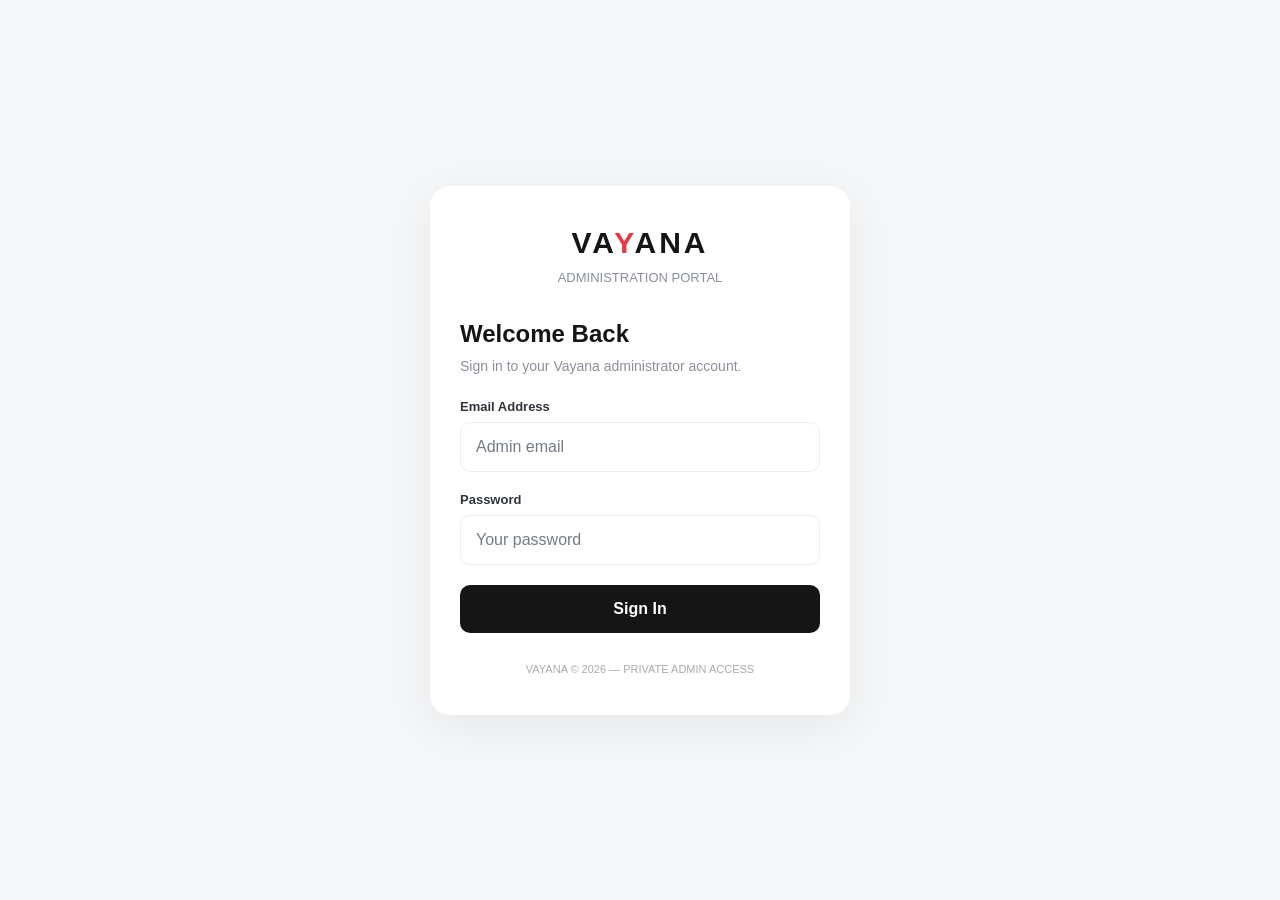
<file: admin.html>
<!DOCTYPE html>
<html lang="en">
<head>
<meta charset="UTF-8">
<meta name="viewport" content="width=device-width, initial-scale=1.0">
<title>Vayana | Admin Dashboard</title>

<style>
:root{
  --bg:#f5f6f8;
  --card:#fff;
  --dark:#151515;
  --muted:#8a8f98;
  --red:#e63946;
  --green:#168653;
  --orange:#d88722;
  --border:#eceef1;
  --sidebar:250px;
}

*{box-sizing:border-box;margin:0;padding:0;font-family:Arial,sans-serif}

body{background:var(--bg);color:var(--dark);min-height:100vh}

button,input,select,textarea{font:inherit}

button{cursor:pointer}

.hidden{display:none!important}

/* LOGIN */

.login-screen{
  min-height:100vh;
  display:flex;
  align-items:center;
  justify-content:center;
  padding:20px;
}

.login-card{
  background:white;
  width:100%;
  max-width:420px;
  padding:40px 30px;
  border-radius:20px;
  box-shadow:0 12px 45px rgba(0,0,0,.06);
}

.logo{
  font-size:30px;
  font-weight:bold;
  letter-spacing:3px;
  text-align:center;
}

.logo span{color:var(--red)}

.login-subtitle{
  text-align:center;
  color:var(--muted);
  margin:10px 0 35px;
  font-size:13px;
}

.login-card h2{margin-bottom:10px}

.login-card p.description{
  color:var(--muted);
  font-size:14px;
  margin-bottom:25px;
}

label{
  display:block;
  font-size:13px;
  font-weight:bold;
  margin-bottom:8px;
}

input,select,textarea{
  width:100%;
  padding:12px 14px;
  border:1px solid var(--border);
  border-radius:10px;
  outline:none;
  background:white;
}

input:focus,select:focus,textarea:focus{
  border-color:var(--red);
}

.login-card input{margin-bottom:20px;padding:15px}

.primary-btn{
  background:var(--dark);
  color:white;
  border:0;
  padding:13px 18px;
  border-radius:10px;
  font-weight:bold;
}

.primary-btn:disabled{opacity:.5}

#loginBtn{width:100%;padding:15px}

#loginMessage{
  margin-top:15px;
  font-size:13px;
  text-align:center;
  line-height:1.6;
}

.success{color:var(--green)}
.error{color:var(--red)}

.login-footer{
  text-align:center;
  margin-top:30px;
  color:#aaa;
  font-size:11px;
}

/* DASHBOARD LAYOUT */

.dashboard{
  display:flex;
  min-height:100vh;
}

.sidebar{
  width:var(--sidebar);
  background:#151515;
  color:white;
  position:fixed;
  inset:0 auto 0 0;
  padding:25px 16px;
  display:flex;
  flex-direction:column;
  z-index:20;
  overflow-y:auto;
}

.sidebar .logo{
  text-align:left;
  padding:0 12px;
  margin-bottom:8px;
}

.sidebar-subtitle{
  color:#858585;
  font-size:11px;
  padding:0 12px;
  margin-bottom:35px;
  letter-spacing:1px;
}

.nav-label{
  color:#777;
  font-size:10px;
  font-weight:bold;
  letter-spacing:1.5px;
  padding:12px;
}

.nav-btn{
  width:100%;
  text-align:left;
  border:0;
  background:transparent;
  color:#bcbcbc;
  padding:13px 12px;
  border-radius:9px;
  margin-bottom:4px;
  font-size:13px;
  display:flex;
  align-items:center;
  gap:12px;
}

.nav-btn:hover,.nav-btn.active{
  background:#292929;
  color:white;
}

.nav-btn.active{border-left:3px solid var(--red)}

.nav-icon{
  width:20px;
  text-align:center;
  font-size:16px;
}

.sidebar-bottom{
  margin-top:auto;
  border-top:1px solid #333;
  padding-top:15px;
}

.admin-label{
  color:#aaa;
  font-size:11px;
  padding:10px 12px;
  overflow-wrap:anywhere;
}

.logout-btn{
  width:100%;
  padding:12px;
  border:0;
  border-radius:9px;
  background:#292929;
  color:white;
  text-align:left;
}

.main{
  margin-left:var(--sidebar);
  width:calc(100% - var(--sidebar));
  min-width:0;
}

.topbar{
  background:white;
  height:75px;
  border-bottom:1px solid var(--border);
  display:flex;
  align-items:center;
  justify-content:space-between;
  padding:0 30px;
  position:sticky;
  top:0;
  z-index:10;
}

.topbar h2{font-size:19px}

.topbar-right{
  display:flex;
  align-items:center;
  gap:12px;
}

.status-indicator{
  font-size:12px;
  color:var(--green);
  background:#e9f7ef;
  padding:8px 12px;
  border-radius:30px;
}

.refresh-btn{
  border:1px solid var(--border);
  background:white;
  padding:9px 13px;
  border-radius:9px;
}

.content{padding:30px}

.page-header{
  display:flex;
  align-items:center;
  justify-content:space-between;
  gap:15px;
  margin-bottom:25px;
  flex-wrap:wrap;
}

.page-header h1{font-size:24px;margin-bottom:7px}

.page-header p{color:var(--muted);font-size:13px}

.stats-grid{
  display:grid;
  grid-template-columns:repeat(4,minmax(0,1fr));
  gap:16px;
  margin-bottom:25px;
}

.stat-card{
  background:white;
  padding:22px;
  border-radius:14px;
  border:1px solid var(--border);
}

.stat-top{
  display:flex;
  justify-content:space-between;
  align-items:center;
  margin-bottom:20px;
}

.stat-icon{
  width:38px;
  height:38px;
  display:grid;
  place-items:center;
  border-radius:10px;
  background:#fff0f0;
  font-size:18px;
}

.stat-card h3{
  font-size:27px;
  margin-bottom:5px;
}

.stat-card p{
  font-size:12px;
  color:var(--muted);
}

.panel{
  background:white;
  border:1px solid var(--border);
  border-radius:14px;
  margin-bottom:22px;
  overflow:hidden;
}

.panel-header{
  padding:20px;
  display:flex;
  justify-content:space-between;
  align-items:center;
  gap:10px;
  border-bottom:1px solid var(--border);
}

.panel-header h3{font-size:15px}

.panel-body{padding:20px}

.table-wrap{overflow-x:auto}

table{
  width:100%;
  border-collapse:collapse;
  min-width:700px;
}

th{
  text-align:left;
  padding:14px 15px;
  color:var(--muted);
  font-size:11px;
  text-transform:uppercase;
  background:#fafafa;
  border-bottom:1px solid var(--border);
}

td{
  padding:15px;
  font-size:12px;
  border-bottom:1px solid var(--border);
  vertical-align:middle;
}

tr:last-child td{border-bottom:0}

.muted{color:var(--muted)}

.badge{
  display:inline-block;
  padding:6px 9px;
  border-radius:20px;
  font-size:10px;
  font-weight:bold;
  background:#f0f1f3;
  color:#555;
}

.badge.pending{background:#fff4df;color:#b87916}
.badge.confirmed,.badge.paid,.badge.completed{background:#e5f7ed;color:#168653}
.badge.cancelled,.badge.rejected{background:#ffebeb;color:#d33b3b}
.badge.in_progress{background:#eaf1ff;color:#3569bb}
.badge.open{background:#e5f7ed;color:#168653}
.badge.closed{background:#eee;color:#666}

.small-btn{
  border:1px solid var(--border);
  background:white;
  padding:8px 10px;
  border-radius:7px;
  font-size:11px;
  font-weight:bold;
}

.small-btn:hover{border-color:var(--red)}

.danger-btn{
  background:#fff0f0;
  color:#c93636;
  border:0;
  padding:9px 12px;
  border-radius:8px;
  font-size:11px;
  font-weight:bold;
}

.green-btn{
  background:#e8f7ef;
  color:#168653;
  border:0;
  padding:9px 12px;
  border-radius:8px;
  font-size:11px;
  font-weight:bold;
}

.filters{
  display:flex;
  gap:10px;
  flex-wrap:wrap;
}

.filters select,.filters input{
  width:auto;
  min-width:150px;
  font-size:12px;
  padding:10px;
}

.empty{
  text-align:center;
  color:var(--muted);
  padding:35px 15px;
  font-size:13px;
}

.loading{
  text-align:center;
  padding:30px;
  color:var(--muted);
  font-size:13px;
}

.notice{
  padding:13px 15px;
  border-radius:9px;
  margin-bottom:15px;
  font-size:12px;
  line-height:1.6;
}

.notice.warning{background:#fff6e7;color:#98651c}
.notice.error{background:#fff0f0;color:#b92e2e}
.notice.success{background:#e9f7ef;color:#168653}

.status-select{
  min-width:125px;
  padding:8px;
  font-size:11px;
}

.action-cell{
  display:flex;
  gap:7px;
  flex-wrap:wrap;
}

.search-input{max-width:250px}

.detail-box{
  background:#fafafa;
  border:1px solid var(--border);
  border-radius:10px;
  padding:15px;
  margin-bottom:15px;
  font-size:12px;
  line-height:1.8;
  overflow-wrap:anywhere;
}

.chat-layout{
  display:grid;
  grid-template-columns:300px minmax(0,1fr);
  min-height:480px;
}

.chat-list{
  border-right:1px solid var(--border);
  max-height:600px;
  overflow-y:auto;
}

.chat-item{
  padding:16px;
  border-bottom:1px solid var(--border);
  cursor:pointer;
}

.chat-item:hover,.chat-item.selected{background:#fff5f5}

.chat-item strong{font-size:12px}

.chat-item p{
  color:var(--muted);
  font-size:11px;
  margin-top:6px;
}

.chat-window{
  display:flex;
  flex-direction:column;
  min-width:0;
}

.chat-messages{
  flex:1;
  min-height:350px;
  max-height:480px;
  overflow-y:auto;
  padding:18px;
  display:flex;
  flex-direction:column;
  gap:12px;
}

.message{
  max-width:80%;
  padding:12px;
  border-radius:12px;
  background:#f0f1f3;
  font-size:12px;
  line-height:1.6;
  overflow-wrap:anywhere;
}

.message.admin{
  background:#202020;
  color:white;
  align-self:flex-end;
}

.message small{
  display:block;
  opacity:.6;
  margin-top:7px;
  font-size:9px;
}

.chat-compose{
  border-top:1px solid var(--border);
  padding:15px;
  display:flex;
  gap:10px;
}

.chat-compose input{flex:1;min-width:0}

.chat-compose button{
  border:0;
  background:#151515;
  color:white;
  padding:0 20px;
  border-radius:9px;
}

.mobile-menu{display:none}

#toast{
  position:fixed;
  bottom:20px;
  right:20px;
  background:#171717;
  color:white;
  padding:14px 18px;
  border-radius:10px;
  font-size:12px;
  z-index:100;
  display:none;
  max-width:90%;
}

@media(max-width:1100px){
  .stats-grid{grid-template-columns:repeat(2,minmax(0,1fr))}
}

@media(max-width:750px){
  :root{--sidebar:0px}

  .sidebar{
    width:250px;
    transform:translateX(-100%);
    transition:.25s;
  }

  .sidebar.open{transform:translateX(0)}

  .main{margin-left:0;width:100%}

  .topbar{padding:0 15px;height:65px}

  .topbar h2{font-size:16px}

  .mobile-menu{
    display:block;
    border:0;
    background:#f1f1f1;
    padding:9px 12px;
    border-radius:8px;
    margin-right:10px;
  }

  .topbar-left{display:flex;align-items:center}

  .content{padding:18px 12px}

  .stats-grid{gap:10px}

  .stat-card{padding:15px}

  .stat-card h3{font-size:23px}

  .stat-card p{font-size:10px}

  .chat-layout{grid-template-columns:1fr}

  .chat-list{
    border-right:0;
    border-bottom:1px solid var(--border);
    max-height:220px;
  }

  .chat-messages{min-height:250px}

  .search-input{max-width:100%}

  .topbar-right .status-indicator{display:none}
}

.mark.bag-mark{animation:none!important;--bag-color:#111!important}.mark.bag-mark:before,.mark.bag-mark:after{border-color:#111!important}
.notification-prompt{position:fixed;inset:0;background:rgba(8,12,18,.62);z-index:200;display:grid;place-items:center;padding:20px}
.notification-prompt.hidden{display:none!important}
.notification-prompt-card{width:min(100%,440px);background:#fff;color:#171717;border-radius:18px;padding:25px;box-shadow:0 20px 70px rgba(0,0,0,.28)}
.notification-prompt-card h3{font-size:19px;margin-bottom:10px}
.notification-prompt-card p{font-size:13px;line-height:1.7;color:#5e6670;margin-bottom:20px}
.notification-prompt-actions{display:flex;gap:10px;align-items:center;flex-wrap:wrap}
.notification-prompt-actions .primary-btn{flex:1}
</style>
<meta name="robots" content="noindex,nofollow">
<style id="vayana-admin-contrast-fix">
/* Admin readability: keep the dark sidebar/actions, strengthen copy and form-field contrast. */
.main-content,.page-content,.content-area{color:#171717}
input,select,textarea{color:#171717!important;background:#fff!important;caret-color:#171717!important}
input::placeholder,textarea::placeholder{color:#747b85!important;opacity:1!important}
select option{color:#171717!important;background:#fff!important}
label,.form-label,.field-label{color:#30343a}
</style>
</head>

<body>

<!-- LOGIN -->

<section class="login-screen" id="loginScreen">

  <div class="login-card">

    <div class="logo">VA<span>Y</span>ANA</div>
    <div class="login-subtitle">ADMINISTRATION PORTAL</div>

    <h2>Welcome Back</h2>

    <p class="description">
      Sign in to your Vayana administrator account.
    </p>

    <form id="loginForm">

      <label>Email Address</label>
      <input type="email" id="email" placeholder="Admin email" required>

      <label>Password</label>
      <input type="password" id="password" placeholder="Your password" required>

      <button type="submit" class="primary-btn" id="loginBtn">
        Sign In
      </button>

    </form>

    <div id="loginMessage"></div>

    <div class="login-footer">
      VAYANA © 2026 — PRIVATE ADMIN ACCESS
    </div>

  </div>

</section>


<!-- DASHBOARD -->

<div class="dashboard hidden" id="dashboard">

  <aside class="sidebar" id="sidebar">

    <div class="logo">VA<span>Y</span>ANA</div>
    <div class="sidebar-subtitle">ADMINISTRATION SYSTEM</div>

    <div class="nav-label">MAIN MENU</div>

    <button class="nav-btn active" data-page="overview">
      <span class="nav-icon">▦</span> Overview
    </button>

    <button class="nav-btn" data-page="tour">
      <span class="nav-icon">✈</span> Tour Requests
    </button>

    <button class="nav-btn" data-page="transportation">
      <span class="nav-icon">🚘</span> Transportation
    </button>

    <button class="nav-btn" data-page="felucca">
      <span class="nav-icon">⛵</span> Felucca
    </button>
    <button class="nav-btn" data-page="flight"><span class="nav-icon">✈</span> Flight Requests</button>
    <button class="nav-btn" data-page="stay"><span class="nav-icon">⌂</span> Stay Requests</button>
    <button class="nav-btn" data-page="offers"><span class="nav-icon">✧</span> Offers</button>
    <button class="nav-btn" data-page="gifts"><span class="nav-icon">🎁</span> Gift Requests</button>

    <button class="nav-btn" data-page="customer_service">
      <span class="nav-icon">♧</span> Customer Service
    </button>

    <div class="nav-label">MANAGEMENT</div>

    <button class="nav-btn" data-page="customers">
      <span class="nav-icon">♙</span> Customers
    </button>

    <button class="nav-btn" data-page="payments">
      <span class="nav-icon">＄</span> Payment Verification
    </button>

    <button class="nav-btn" data-page="chats">
      <span class="nav-icon">✉</span> Customer Chats
      <span id="newCustomerChatBadge" style="display:none;margin-left:auto;background:#d73535;color:#fff;border-radius:20px;min-width:20px;height:20px;padding:0 6px;font-size:11px;align-items:center;justify-content:center;font-weight:700">0</span>
    </button>

    <div class="sidebar-bottom">

      <div class="admin-label" id="adminEmail">Administrator</div>

      <button class="logout-btn" id="logoutBtn">
        ↪ &nbsp; Sign Out
      </button>

    </div>

  </aside>


  <main class="main">

    <header class="topbar">

      <div class="topbar-left">
        <button class="mobile-menu" id="mobileMenu">☰</button>
        <h2 id="pageTitle">Overview</h2>
      </div>

      <div class="topbar-right">
        <span class="status-indicator">● System Connected</span>
        <button class="refresh-btn" id="refreshBtn">↻ Refresh</button>
        <button class="refresh-btn" id="enablePushBtn" type="button">Allow Notifications &amp; Sound</button>
      </div>

    </header>


    <section class="content" id="pageContent">

      <div class="loading">Loading dashboard...</div>

    </section>

  </main>

</div>


<div id="toast"></div>
<div id="notificationAccessPrompt" class="notification-prompt hidden" role="dialog" aria-modal="true" aria-labelledby="notificationPromptTitle">
  <div class="notification-prompt-card">
    <h3 id="notificationPromptTitle">Stay updated with VAYANA chats</h3>
    <p>Allow notifications to receive alerts when a guest starts a live chat or sends a new message. Keep this page open once and tap Enable to activate sound on this device.</p>
    <div class="notification-prompt-actions">
      <button type="button" class="primary-btn" id="notificationPromptEnable">Enable Notifications</button>
      <button type="button" class="small-btn" id="notificationPromptLater">Later</button>
    </div>
  </div>
</div>


<script type="module">

import { createClient }
from "https://esm.sh/@supabase/supabase-js@2";


/* =====================================================
   CONFIGURATION
===================================================== */

const SUPABASE_URL =
"https://dmkxyfvmyemovuhcyuop.supabase.co";

const SUPABASE_KEY =
"sb_publishable_wujNpox7yzgtSQMludA2qA_6cu2tDHZ";

const API_URL =
"https://dmkxyfvmyemovuhcyuop.supabase.co/functions/v1/vayana-api";

const VAPID_PUBLIC_KEY = "BGyJi-Y9nTNJNgFoxwptPMKx4poLQQ5tWK06ivMKaCAQQtcPIyLo72T0obEWhduR5PiVHfOjGqp0Bjnj6lKxmAE";

const ADMIN_ID =
"844e0479-b45c-465f-bc4a-8f42334d673b";

const supabase = createClient(
  SUPABASE_URL,
  SUPABASE_KEY
);


/* =====================================================
   ELEMENTS
===================================================== */

const loginScreen = document.getElementById("loginScreen");
const dashboard = document.getElementById("dashboard");
const loginForm = document.getElementById("loginForm");
const loginBtn = document.getElementById("loginBtn");
const loginMessage = document.getElementById("loginMessage");
const pageContent = document.getElementById("pageContent");
const pageTitle = document.getElementById("pageTitle");
const sidebar = document.getElementById("sidebar");

let currentSession = null;
let currentPage = "overview";
let currentChatId = null;
let currentChatStatus = "open";
let cachedStats = {};
let knownCustomerServiceChatIds = null;
let newCustomerServiceChatCount = 0;
let customerServiceChatPollTimer = null;
let notificationAudioContext = null;
let activeChatMessagePollTimer = null;
let knownActiveChatMessageIds = new Set();


/* =====================================================
   HELPERS
===================================================== */

function escapeHTML(value){

  return String(value ?? "").replace(/[&<>"']/g, char => ({
    "&":"&amp;",
    "<":"&lt;",
    ">":"&gt;",
    '"':"&quot;",
    "'":"&#39;"
  })[char]);

}


function showToast(message){

  const toast = document.getElementById("toast");

  toast.textContent = message;
  toast.style.display = "block";

  clearTimeout(window.toastTimer);

  window.toastTimer = setTimeout(()=>{
    toast.style.display = "none";
  },3500);

}


function showLoginMessage(message,type="error"){

  loginMessage.textContent = message;
  loginMessage.className = type;

}


function dateFormat(value){

  if(!value) return "—";

  const date = new Date(value);

  if(Number.isNaN(date.getTime())) return escapeHTML(value);

  return date.toLocaleString("en-GB",{
    dateStyle:"medium",
    timeStyle:"short"
  });

}


function dateOnly(value){

  if(!value) return "—";

  const date = new Date(value+"T00:00:00");

  if(Number.isNaN(date.getTime())) return escapeHTML(value);

  return date.toLocaleDateString("en-GB");

}


function badge(status){

  const value = String(status || "unknown").toLowerCase();

  return `
    <span class="badge ${escapeHTML(value)}">
      ${escapeHTML(value.replaceAll("_"," "))}
    </span>
  `;

}


function statusOptions(current){

  const statuses = [
    "pending",
    "confirmed",
    "in_progress",
    "completed",
    "cancelled",
    "rejected"
  ];

  return statuses.map(status=>`
    <option value="${status}" ${status===current?"selected":""}>
      ${status.replaceAll("_"," ")}
    </option>
  `).join("");

}


function customerName(row){

  return row.customers?.full_name || row.full_name || "Unknown";

}


function customerEmail(row){

  return row.customers?.email || row.email || "—";

}


function customerPhone(row){

  return row.customers?.phone || row.phone || "—";

}


function showLoading(){

  pageContent.innerHTML = `
    <div class="loading">Loading data...</div>
  `;

}


function showError(message){

  pageContent.innerHTML = `
    <div class="notice error">
      ${escapeHTML(message)}
    </div>
  `;

}


function renderTable(headers,rows){

  if(!rows.length){

    return `
      <div class="empty">No records found.</div>
    `;

  }

  return `
    <div class="table-wrap">
      <table>
        <thead>
          <tr>${headers.map(h=>`<th>${h}</th>`).join("")}</tr>
        </thead>
        <tbody>${rows.join("")}</tbody>
      </table>
    </div>
  `;

}


/* =====================================================
   API REQUESTS
===================================================== */

async function api(action,data={}){

  if(!currentSession?.access_token){

    throw new Error("Your login session has expired. Please sign in again.");

  }

  const response = await fetch(API_URL,{

    method:"POST",

    headers:{
      "Content-Type":"application/json",
      "apikey":SUPABASE_KEY,
      "Authorization":"Bearer "+currentSession.access_token
    },

    body:JSON.stringify({
      action,
      ...data
    })

  });

  const result = await response.json();

  if(!response.ok || result.status==="error"){

    throw new Error(result.message || "API request failed.");

  }

  return result;

}


/* =====================================================
   AUTHENTICATION
===================================================== */

async function checkSession(){

  const {data,error} = await supabase.auth.getSession();

  if(error || !data.session){

    showLogin();
    return;

  }

  currentSession = data.session;

  if(currentSession.user.id !== ADMIN_ID){

    await supabase.auth.signOut();

    showLoginMessage(
      "This account is not authorized.",
      "error"
    );

    return;

  }

  await openDashboard();

}


function showLogin(){

  loginScreen.classList.remove("hidden");
  dashboard.classList.add("hidden");

}


function decodeVapidKey(value){
  const padding="=".repeat((4-value.length%4)%4);
  const base64=(value+padding).replace(/-/g,"+").replace(/_/g,"/");
  const raw=atob(base64);
  return Uint8Array.from(raw,char=>char.charCodeAt(0));
}

function unlockNotificationAudio(){
  try{
    const AudioContextClass=window.AudioContext||window.webkitAudioContext;
    if(!AudioContextClass)return;
    if(!notificationAudioContext)notificationAudioContext=new AudioContextClass();
    if(notificationAudioContext.state==="suspended")notificationAudioContext.resume();
  }catch(error){console.warn("VAYANA_AUDIO_UNLOCK_FAILED",error);}
}

function playNotificationTone(type){
  if(!notificationAudioContext)return;
  if(notificationAudioContext.state==="suspended")notificationAudioContext.resume().catch(()=>{});
  if(notificationAudioContext.state!=="running")return;
  const joined=type==="customer_joined";
  const notes=joined?[880,1174.66,1396.91]:[659.25,523.25,659.25];
  notes.forEach((frequency,index)=>{
    const start=notificationAudioContext.currentTime+index*(joined?0.19:0.15);
    const oscillator=notificationAudioContext.createOscillator();
    const gain=notificationAudioContext.createGain();
    oscillator.type="triangle";
    oscillator.frequency.setValueAtTime(frequency,start);
    gain.gain.setValueAtTime(0.0001,start);
    gain.gain.exponentialRampToValueAtTime(0.11,start+0.025);
    gain.gain.exponentialRampToValueAtTime(0.0001,start+0.14);
    oscillator.connect(gain);
    gain.connect(notificationAudioContext.destination);
    oscillator.start(start);
    oscillator.stop(start+0.15);
  });
}

async function enableAdminPushNotifications(){
  const button=document.getElementById("enablePushBtn");
  if(!("Notification" in window)||!("serviceWorker" in navigator)||!("PushManager" in window)){
    showToast("Push notifications are not supported by this browser.");
    return;
  }
  unlockNotificationAudio();
  button.disabled=true;
  button.textContent="Enabling...";
  try{
    let permission=Notification.permission;
    if(permission!=="granted")permission=await Notification.requestPermission();
    if(permission!=="granted")throw new Error("Please allow notifications in Android/browser settings.");
    const registration=await navigator.serviceWorker.register("/sw.js",{scope:"/"});
    await navigator.serviceWorker.ready;
    let subscription=await registration.pushManager.getSubscription();
    if(!subscription){
      subscription=await registration.pushManager.subscribe({
        userVisibleOnly:true,
        applicationServerKey:decodeVapidKey(VAPID_PUBLIC_KEY)
      });
    }
    await api("save_push_subscription",{
      subscription:subscription.toJSON(),
      device_label:(navigator.userAgent||"Admin device").slice(0,180)
    });
    button.textContent="Notifications Enabled";
    showToast("Notifications and chat sound are enabled on this device.");
  }catch(error){
    button.textContent="Allow Notifications & Sound";
    showToast(error.message||"Unable to enable notifications.");
  }finally{
    button.disabled=false;
  }
}

function showNotificationAccessPrompt(){
  const prompt=document.getElementById("notificationAccessPrompt");
  if(!prompt||!("Notification" in window))return;
  if(Notification.permission==="default")prompt.classList.remove("hidden");
}
document.getElementById("notificationPromptEnable").addEventListener("click",async()=>{
  document.getElementById("notificationAccessPrompt").classList.add("hidden");
  await enableAdminPushNotifications();
});
document.getElementById("notificationPromptLater").addEventListener("click",()=>{
  document.getElementById("notificationAccessPrompt").classList.add("hidden");
});
document.addEventListener("click",unlockNotificationAudio,{once:true});
document.addEventListener("touchstart",unlockNotificationAudio,{once:true,passive:true});

async function syncPushButtonState(){
  const button=document.getElementById("enablePushBtn");
  if(!button)return;
  if(!("Notification" in window)||Notification.permission!=="granted"){
    button.textContent="Allow Notifications & Sound";
    return;
  }
  try{
    const registration=await navigator.serviceWorker.getRegistration("/");
    const subscription=registration?await registration.pushManager.getSubscription():null;
    if(subscription){
      await api("save_push_subscription",{
        subscription:subscription.toJSON(),
        device_label:(navigator.userAgent||"Admin device").slice(0,180)
      });
      button.textContent="Notifications Enabled";
    }else{
      button.textContent="Enable Notifications";
    }
  }catch(error){
    console.warn("VAYANA_PUSH_STATE_FAILED",error);
    button.textContent="Enable Notifications";
  }
}

if("serviceWorker" in navigator){
  navigator.serviceWorker.addEventListener("message",event=>{
    if(event.data?.type!=="VAYANA_PUSH_NOTIFICATION")return;
    const payload=event.data.payload||{};
    playNotificationTone(payload.type);
    if(payload.title)showToast(payload.title+(payload.body?" · "+payload.body:""));
  });
}

function updateNewCustomerChatBadge(){
  const badgeEl=document.getElementById("newCustomerChatBadge");
  if(!badgeEl)return;
  badgeEl.textContent=String(newCustomerServiceChatCount);
  badgeEl.style.display=newCustomerServiceChatCount>0?"inline-flex":"none";
}

async function checkForNewCustomerServiceChats(){
  if(!currentSession?.access_token)return;
  try{
    const result=await api("list_chats",{limit:100,offset:0});
    const conversations=(result.conversations||[]).filter(chat=>chat.chat_type==="customer_service");
    if(knownCustomerServiceChatIds===null){
      knownCustomerServiceChatIds=new Set(conversations.map(chat=>chat.id));
      return;
    }
    const fresh=conversations.filter(chat=>!knownCustomerServiceChatIds.has(chat.id));
    fresh.forEach(chat=>knownCustomerServiceChatIds.add(chat.id));
    if(fresh.length){
      playNotificationTone("customer_joined");
      newCustomerServiceChatCount+=fresh.length;
      updateNewCustomerChatBadge();
      const newest=fresh[0];
      const customerName=newest.customers?.full_name||"A customer";
      const customerEmail=newest.customers?.email||"";
      showToast("New Customer Service chat: "+customerName+(customerEmail?" · "+customerEmail:""));
      if(currentPage==="chats"){
        await loadPage("chats");
        newCustomerServiceChatCount=0;
        updateNewCustomerChatBadge();
      }
    }
  }catch(error){
    console.warn("Customer Service notification check failed:",error);
  }
}

function startCustomerServiceChatNotifications(){
  if(customerServiceChatPollTimer)clearInterval(customerServiceChatPollTimer);
  knownCustomerServiceChatIds=null;
  newCustomerServiceChatCount=0;
  updateNewCustomerChatBadge();
  checkForNewCustomerServiceChats();
  customerServiceChatPollTimer=setInterval(checkForNewCustomerServiceChats,12000);
}

async function openDashboard(){

  const {data,error} = await supabase.auth.getSession();

  if(error || !data.session){

    showLogin();
    return;

  }

  currentSession = data.session;

  loginScreen.classList.add("hidden");
  dashboard.classList.remove("hidden");

  document.getElementById("adminEmail").textContent =
    currentSession.user.email || "Administrator";

  await loadPage("overview");
  startCustomerServiceChatNotifications();
  await syncPushButtonState();
  showNotificationAccessPrompt();

}


document.getElementById("enablePushBtn").addEventListener("click",enableAdminPushNotifications);


loginForm.addEventListener("submit",async event=>{

  event.preventDefault();

  loginBtn.disabled = true;
  loginBtn.textContent = "Signing in...";

  const email = document.getElementById("email").value.trim();
  const password = document.getElementById("password").value;

  try{

    const {data,error} = await supabase.auth.signInWithPassword({
      email,
      password
    });

    if(error) throw error;

    if(data.user.id !== ADMIN_ID){

      await supabase.auth.signOut();

      throw new Error("Unauthorized administrator account.");

    }

    currentSession = data.session;

    showLoginMessage("Login successful.","success");

    await openDashboard();

  }catch(error){

    showLoginMessage(error.message,"error");

  }finally{

    loginBtn.disabled = false;
    loginBtn.textContent = "Sign In";

  }

});


document.getElementById("logoutBtn").addEventListener("click",async()=>{

  await supabase.auth.signOut();

  currentSession = null;

  dashboard.classList.add("hidden");
  loginScreen.classList.remove("hidden");

  loginForm.reset();

  showLoginMessage("Signed out successfully.","success");

});


supabase.auth.onAuthStateChange((event,session)=>{

  if(event==="SIGNED_OUT"){

    currentSession = null;

    dashboard.classList.add("hidden");
    loginScreen.classList.remove("hidden");

  }

});


/* =====================================================
   NAVIGATION
===================================================== */

const pageNames = {

  overview:"Overview",
  tour:"Tour Requests",
  transportation:"Transportation Requests",
  felucca:"Felucca Requests",
  flight:"Flight Requests",
  stay:"Stay Requests",
  offers:"Offer Bookings",
  gifts:"Gift Requests",
  customer_service:"Customer Service",
  customers:"Customers",
  payments:"Payment Verification",
  chats:"Customer Chats"

};


document.querySelectorAll(".nav-btn").forEach(button=>{

  button.addEventListener("click",()=>{

    document.querySelectorAll(".nav-btn").forEach(btn=>{
      btn.classList.remove("active");
    });

    button.classList.add("active");

    sidebar.classList.remove("open");

    loadPage(button.dataset.page);

  });

});


document.getElementById("mobileMenu").addEventListener("click",()=>{

  sidebar.classList.toggle("open");

});


document.getElementById("refreshBtn").addEventListener("click",()=>{

  loadPage(currentPage);

});


async function loadPage(page){

  currentPage = page;
  if(page==="chats"){
    newCustomerServiceChatCount=0;
    updateNewCustomerChatBadge();
  }

  pageTitle.textContent = pageNames[page] || "Dashboard";

  showLoading();

  try{

    switch(page){

      case "overview":
        await renderOverview();
        break;

      case "tour":
        await renderRequests("tour");
        break;

      case "transportation":
        await renderRequests("transportation");
        break;

      case "felucca":
        await renderRequests("felucca");
        break;
      case "flight":
        await renderRequests("flight");
        break;
      case "stay":
        await renderRequests("stay");
        break;
      case "offers":
        await renderOfferRequests();
        break;
      case "gifts":
        await renderGiftRequests();
        break;

      case "customer_service":
        await renderRequests("customer_service");
        break;

      case "customers":
        await renderCustomers();
        break;

      case "payments":
        await renderPayments();
        break;

      case "chats":
        await renderChats();
        break;

      default:
        showError("Page not found.");

    }

  }catch(error){

    showError(error.message);

  }

}


/* =====================================================
   OVERVIEW
===================================================== */

async function renderOverview(){

  const result = await api("dashboard_stats");

  cachedStats = result.dashboard || {};

  const s = cachedStats;

  const statCards = [

    ["Total Tour Requests",s.tour_requests_total || 0,"✈"],

    ["Transportation",s.transportation_requests_total || 0,"🚘"],

    ["Felucca (Legacy)",s.felucca_requests_total || 0,"⛵"],

    ["Customer Service",s.service_requests_total || 0,"♧"],

    ["Total Customers",s.customers_total || 0,"♙"],

    ["Pending Payments",s.pending_payment_verifications || 0,"＄"],

    ["Paid Bookings",s.paid_booking_verifications || 0,"✓"],

    ["Open Chats",s.open_chats || 0,"✉"],
    ["Flight Requests",s.flight_requests_total || 0,"✈"],
    ["Stay Requests",s.stay_requests_total || 0,"⌂"],
    ["Offer Bookings",s.offer_requests_total || 0,"✧"],
    ["Gift Requests",s.gift_requests_total || 0,"🎁"]

  ];

  const cards = statCards.map(([title,value,icon])=>`

    <div class="stat-card">

      <div class="stat-top">
        <span class="muted">${escapeHTML(title)}</span>
        <span class="stat-icon">${icon}</span>
      </div>

      <h3>${Number(value)}</h3>

      <p>Current database records</p>

    </div>

  `).join("");


  let warning = "";

  if(result.count_errors && Object.keys(result.count_errors).length){

    warning = `
      <div class="notice warning">
        Some statistics could not be loaded. This may happen when an optional database table has not been created.
      </div>
    `;

  }


  pageContent.innerHTML = `

    <div class="page-header">
      <div>
        <h1>Dashboard Overview</h1>
        <p>Monitor Vayana website activity and customer requests.</p>
      </div>
    </div>

    ${warning}

    <div class="stats-grid">
      ${cards}
    </div>

    <div class="panel">

      <div class="panel-header">
        <h3>Request Management</h3>
      </div>

      <div class="panel-body">

        <p class="muted" style="font-size:13px;line-height:1.8">
          Use the left navigation to view individual requests,
          manage customers, review payments and communicate with customers.
        </p>

      </div>

    </div>

    <div class="notice warning">
      Felucca note: New Felucca submissions are stored inside
      transportation_requests. The Felucca section separates those
      records using service_type = "felucca".
    </div>

  `;


  // Count current Felucca records from the actual transportation table.

  try{

    const transport = await api("list_requests",{
      request_type:"transportation",
      limit:100,
      offset:0
    });

    const feluccaCount = (transport.requests || []).filter(row=>
      String(row.service_type || "").toLowerCase().includes("felucca")
    ).length;

    const feluccaCard = [...pageContent.querySelectorAll(".stat-card")]
      .find(card=>card.textContent.includes("Felucca (Legacy)"));

    if(feluccaCard){

      feluccaCard.querySelector("h3").textContent = feluccaCount;

      feluccaCard.querySelector("p").textContent =
        "New Felucca transportation records";

      feluccaCard.querySelector(".stat-card span");

    }

  }catch(error){

    console.warn("Felucca count unavailable:",error.message);

  }

}


/* =====================================================
   REQUESTS
===================================================== */

async function renderRequests(type){

  let result;

  if(type==="felucca"){

    result = await api("list_requests",{
      request_type:"transportation",
      limit:100,
      offset:0
    });

    result.requests = (result.requests || []).filter(row=>
      String(row.service_type || "").toLowerCase().includes("felucca")
    );

  }else{

    result = await api("list_requests",{
      request_type:type,
      limit:100,
      offset:0
    });

  }


  const requests = result.requests || [];

  const title = pageNames[type];

  let rows = requests.map(row=>{

    let details = "—";

    if(type==="tour"){

      details = `
        ${escapeHTML(row.package_name || "—")}
        <br>
        <span class="muted">
          Arrival: ${dateOnly(row.arrival_date)}
          <br>
          Departure: ${dateOnly(row.departure_date)}
          <br>
          Tour: ${dateOnly(row.preferred_tour_date)}<br>Arrival Flight: ${dateOnly(row.arrival_flight_date)} · Departure Flight: ${dateOnly(row.departure_flight_date)}<br>Airport Transfer: ${escapeHTML(row.airport_transfer_type || "none")} · Pickup: ${dateOnly(row.airport_pickup_date)} · Drop-off: ${dateOnly(row.airport_dropoff_date)}
        </span>
      `;

    }

    if(type==="transportation"){

      details = `
        ${escapeHTML(row.service_type || "—")}
        <br>
        <span class="muted">
          ${escapeHTML(row.pickup_location || "—")}
          → ${escapeHTML(row.dropoff_location || "—")}
          <br>
          Pickup: ${dateOnly(row.pickup_date)} · Drop-off: ${dateOnly(row.dropoff_date)}
        </span>
      `;

    }

    if(type==="felucca"){

      details = `
        Felucca
        <br>
        <span class="muted">
          Date: ${dateOnly(row.pickup_date)}
          <br>
          Passengers: ${Number(row.passengers || 0)}
        </span>
      `;

    }

    if(type==="flight"){
      details = `
        ${escapeHTML(row.trip_type || "Flight enquiry")}
        <br><span class="muted">${escapeHTML(row.departure_city || "—")} → ${escapeHTML(row.arrival_city || "—")}
        <br>Arrival Flight: ${dateOnly(row.departure_date)} · Departure Flight: ${dateOnly(row.return_date)}
        <br>Passengers: ${Number(row.passengers || 1)} · Cabin: ${escapeHTML(row.cabin_class || "economy")}</span>`;
    }
    if(type==="stay"){
      details = `
        ${escapeHTML(row.hotel_category || "Accommodation")}
        <br><span class="muted">${escapeHTML(row.hotel_name || row.preferred_area || "Area not specified")}
        <br>Check-in: ${dateOnly(row.check_in_date)} · Check-out: ${dateOnly(row.check_out_date)}
        <br>Guests: ${Number(row.guests || 1)} · Rooms: ${Number(row.rooms || 1)} · Meal plan: ${escapeHTML(row.meal_plan || "—")}</span>`;
    }

    if(type==="customer_service"){

      details = `
        ${Number(row.service_days || 0)} days
        <br>
        <span class="muted">
          Start: ${dateOnly(row.service_start_date)}
          <br>
          Payment: ${escapeHTML(row.payment_status || "—")}
        </span>
      `;

    }


    const updateType = type==="felucca" ? "transportation" : type;

    return `

      <tr>

        <td>
          <strong>${escapeHTML(customerName(row))}</strong>
          <br>
          <span class="muted">${escapeHTML(customerEmail(row))}</span>
          <br>
          <span class="muted">${escapeHTML(customerPhone(row))}</span>
        </td>

        <td>${details}</td>

        <td>${badge(row.status)}</td>

        <td>${dateFormat(row.created_at)}</td>

        <td>

          <div class="action-cell">

            <select
              class="status-select"
              data-status-id="${escapeHTML(row.id)}"
              data-status-type="${escapeHTML(updateType)}"
            >
              ${statusOptions(row.status)}
            </select>

            <button
              class="small-btn"
              data-update-status="${escapeHTML(row.id)}"
              data-update-type="${escapeHTML(updateType)}"
            >
              Update
            </button>

          </div>

        </td>

      </tr>

    `;

  });


  pageContent.innerHTML = `

    <div class="page-header">

      <div>
        <h1>${escapeHTML(title)}</h1>
        <p>Manage and update customer requests.</p>
      </div>

      <div class="filters">

        <select id="requestFilter">
          <option value="">All statuses</option>
          <option value="pending">Pending</option>
          <option value="confirmed">Confirmed</option>
          <option value="in_progress">In Progress</option>
          <option value="completed">Completed</option>
          <option value="cancelled">Cancelled</option>
          <option value="rejected">Rejected</option>
        </select>

      </div>

    </div>


    <div class="panel">

      <div class="panel-header">

        <h3>${requests.length} Requests Loaded</h3>

        <span class="muted" style="font-size:11px">
          Maximum 100 records
        </span>

      </div>

      ${renderTable(
        ["Customer","Request Details","Status","Created At","Actions"],
        rows
      )}

    </div>

  `;


  document.getElementById("requestFilter").addEventListener("change",event=>{

    const filter = event.target.value;

    const filtered = requests.filter(row=>
      !filter || row.status===filter
    );

    const newRows = filtered.map(row=>{

      const tr = pageContent.querySelector(
        `[data-update-status="${row.id}"]`
      )?.closest("tr");

      return tr ? tr.outerHTML : "";

    });

    const tbody = pageContent.querySelector("tbody");

    if(tbody){

      tbody.innerHTML = newRows.filter(Boolean).length
        ? newRows.filter(Boolean).join("")
        : `<tr><td colspan="5" class="empty">No matching requests.</td></tr>`;

    }

  });


  pageContent.querySelectorAll("[data-update-status]").forEach(button=>{

    button.addEventListener("click",async()=>{

      const id = button.dataset.updateStatus;
      const requestType = button.dataset.updateType;

      const select = pageContent.querySelector(
        `[data-status-id="${id}"]`
      );

      const newStatus = select.value;

      button.disabled = true;
      button.textContent = "Saving...";

      try{

        await api("update_request_status",{
          request_type:requestType,
          request_id:id,
          new_status:newStatus
        });

        showToast("Request status updated.");

        await loadPage(currentPage);

      }catch(error){

        showToast(error.message);

        button.disabled = false;
        button.textContent = "Update";

      }

    });

  });

}


/* =====================================================
   OFFERS & GIFT REQUESTS
===================================================== */
async function renderOfferRequests(){
  const result=await api("list_offer_requests",{limit:100,offset:0});
  const rows=(result.offer_requests||[]).map(row=>{
    const details=`${escapeHTML(row.offer_name||row.offer_type)}<br><span class="muted">Stay: ${dateOnly(row.arrival_date)} → ${dateOnly(row.departure_date)}<br>Transfer: ${escapeHTML(row.airport_transfer_type || "pickup")} · Pickup: ${dateOnly(row.pickup_date)} (${escapeHTML(row.pickup_location_type||"—")}) · Drop-off: ${dateOnly(row.dropoff_date)} (${escapeHTML(row.dropoff_location_type||"—")}) · Guests: ${Number(row.guests||1)} · Rooms: ${Number(row.rooms||1)}</span>`;
    return `<tr><td><strong>${escapeHTML(row.full_name)}</strong><br><span class="muted">${escapeHTML(row.email)}<br>${escapeHTML(row.phone)}</span></td><td>${details}</td><td>${badge(row.status)}</td><td>${dateFormat(row.created_at)}</td><td><div class="action-cell"><select class="status-select" data-offer-status="${escapeHTML(row.id)}">${statusOptions(row.status)}</select><button class="small-btn" data-offer-update="${escapeHTML(row.id)}">Update</button></div></td></tr>`;
  });
  pageContent.innerHTML=`<div class="page-header"><div><h1>Offer Bookings</h1><p>Christmas, Winter and Solar Eclipse 2027 requests.</p></div></div><div class="panel"><div class="panel-header"><h3>${rows.length} Offer Requests Loaded</h3></div>${renderTable(["Customer","Offer & Dates","Status","Created At","Actions"],rows)}</div>`;
  pageContent.querySelectorAll("[data-offer-update]").forEach(button=>button.addEventListener("click",async()=>{
    const id=button.dataset.offerUpdate,select=pageContent.querySelector(`[data-offer-status="${id}"]`);
    button.disabled=true;try{await api("update_offer_request_status",{request_id:id,new_status:select.value});showToast("Offer request updated.");await loadPage("offers");}catch(error){showToast(error.message);button.disabled=false;}
  }));
}
async function renderGiftRequests(){
  const result=await api("list_gift_requests",{limit:100,offset:0});
  const rows=(result.gift_requests||[]).map(row=>{
    const items=Array.isArray(row.selected_items)?row.selected_items:[];
    const itemText=items.map(item=>{
      const dates=Object.entries(item).filter(([key])=>key.endsWith("_date")||key==="experience_date"||key==="experience_time"||key==="guide_language"||key==="meal_plan").map(([key,value])=>`${escapeHTML(key.replaceAll("_"," "))}: ${escapeHTML(value)}`).join(" · ");
      return `<div><strong>${escapeHTML(item.item||item.category)}</strong><br><span class="muted">${dates}</span></div>`;
    }).join("<hr>");
    return `<tr><td><strong>${escapeHTML(row.recipient_name)}</strong><br><span class="muted">From: ${escapeHTML(row.sender_name)}<br>${escapeHTML(row.email)}<br>${escapeHTML(row.phone)}</span></td><td>${itemText||"—"}<br>${escapeHTML(row.personal_message||"")}</td><td>${badge(row.status)}</td><td>${dateFormat(row.created_at)}</td><td><div class="action-cell"><select class="status-select" data-gift-status="${escapeHTML(row.id)}">${statusOptions(row.status)}</select><button class="small-btn" data-gift-update="${escapeHTML(row.id)}">Update</button></div></td></tr>`;
  });
  pageContent.innerHTML=`<div class="page-header"><div><h1>Gift Requests</h1><p>Review each gift, its selected experiences and individual dates.</p></div></div><div class="panel"><div class="panel-header"><h3>${rows.length} Gift Requests Loaded</h3></div>${renderTable(["Recipient / Sender","Selected Gifts & Dates","Status","Created At","Actions"],rows)}</div>`;
  pageContent.querySelectorAll("[data-gift-update]").forEach(button=>button.addEventListener("click",async()=>{
    const id=button.dataset.giftUpdate,select=pageContent.querySelector(`[data-gift-status="${id}"]`);
    button.disabled=true;try{await api("update_gift_request_status",{request_id:id,new_status:select.value});showToast("Gift request updated.");await loadPage("gifts");}catch(error){showToast(error.message);button.disabled=false;}
  }));
}

/* =====================================================
   CUSTOMERS
===================================================== */

async function renderCustomers(search=""){

  const result = await api("list_customers",{
    limit:100,
    offset:0,
    search
  });

  const customers = result.customers || [];

  const rows = customers.map(customer=>`

    <tr>

      <td>
        <strong>${escapeHTML(customer.full_name)}</strong>
      </td>

      <td>${escapeHTML(customer.email || "—")}</td>

      <td>${escapeHTML(customer.phone || "—")}</td>

      <td>${dateFormat(customer.created_at)}</td>

      <td>${escapeHTML(customer.id)}</td>

    </tr>

  `);


  pageContent.innerHTML = `

    <div class="page-header">

      <div>
        <h1>Customers</h1>
        <p>View customer profiles and contact information.</p>
      </div>

      <input
        id="customerSearch"
        class="search-input"
        placeholder="Search customer name..."
        value="${escapeHTML(search)}"
      >

    </div>

    <div class="panel">

      <div class="panel-header">
        <h3>${Number(result.total || 0)} Customers</h3>
      </div>

      ${renderTable(
        ["Full Name","Email","Phone","Registered At","Customer ID"],
        rows
      )}

    </div>

  `;


  let searchTimer;

  document.getElementById("customerSearch").addEventListener("input",event=>{

    clearTimeout(searchTimer);

    searchTimer = setTimeout(()=>{

      renderCustomers(event.target.value.trim()).catch(error=>{
        showToast(error.message);
      });

    },500);

  });

}


/* =====================================================
   PAYMENTS
===================================================== */

async function renderPayments(){

  const result = await api("list_bookings",{
    limit:100,
    offset:0
  });

  const bookings = result.bookings || [];

  const rows = bookings.map(booking=>{

    const customer = booking.customers || {};

    return `

      <tr>

        <td>
          <strong>${escapeHTML(customer.full_name || "Unknown")}</strong>
          <br>
          <span class="muted">${escapeHTML(customer.email || "—")}</span>
        </td>

        <td>
          ${escapeHTML(booking.payment_method || booking.booking_source || "—")}
        </td>

        <td>
          ${escapeHTML(booking.booking_code || "Not generated")}
        </td>

        <td>${badge(booking.payment_status)}</td>

        <td>${dateFormat(booking.created_at)}</td>

        <td>

          <div class="action-cell">

            ${
              booking.payment_proof_path
              ? `
                <button
                  class="small-btn"
                  data-proof="${escapeHTML(booking.id)}"
                >
                  View Proof
                </button>
              `
              : ""
            }

            ${
              booking.payment_status==="pending"
              ? `
                <button
                  class="green-btn"
                  data-approve="${escapeHTML(booking.id)}"
                >
                  Approve
                </button>

                <button
                  class="danger-btn"
                  data-reject="${escapeHTML(booking.id)}"
                >
                  Reject
                </button>
              `
              : ""
            }

          </div>

        </td>

      </tr>

    `;

  });


  pageContent.innerHTML = `

    <div class="page-header">

      <div>
        <h1>Payment Verification</h1>
        <p>Review uploaded payment proofs and confirm bookings.</p>
      </div>

      <select id="paymentFilter" style="width:auto">
        <option value="">All payments</option>
        <option value="pending">Pending</option>
        <option value="paid">Paid</option>
        <option value="rejected">Rejected</option>
      </select>

    </div>

    <div class="panel">

      <div class="panel-header">
        <h3>${Number(result.total || 0)} Payment Records</h3>
      </div>

      ${renderTable(
        ["Customer","Method","Booking Code","Payment Status","Submitted At","Actions"],
        rows
      )}

    </div>

  `;


  document.getElementById("paymentFilter").addEventListener("change",async event=>{

    try{

      const filtered = await api("list_bookings",{
        limit:100,
        offset:0,
        payment_status:event.target.value
      });

      renderPaymentRows(filtered);

    }catch(error){

      showToast(error.message);

    }

  });


  pageContent.querySelectorAll("[data-proof]").forEach(button=>{

    button.addEventListener("click",async()=>{

      button.disabled = true;

      try{

        const response = await api("get_payment_proof_url",{
          verification_id:button.dataset.proof
        });

        window.open(response.signed_url,"_blank","noopener");

      }catch(error){

        showToast(error.message);

      }finally{

        button.disabled = false;

      }

    });

  });


  pageContent.querySelectorAll("[data-approve]").forEach(button=>{

    button.addEventListener("click",async()=>{

      const notes = prompt("Optional review notes:") || "";

      if(!confirm("Approve this payment and generate a booking code?")) return;

      button.disabled = true;

      try{

        const response = await api("approve_payment",{
          verification_id:button.dataset.approve,
          review_notes:notes
        });

        showToast(
          "Payment approved. Booking code: "+
          (response.verification?.booking_code || "")
        );

        await loadPage("payments");

      }catch(error){

        showToast(error.message);
        button.disabled = false;

      }

    });

  });


  pageContent.querySelectorAll("[data-reject]").forEach(button=>{

    button.addEventListener("click",async()=>{

      const notes = prompt("Reason for rejection:");

      if(notes===null) return;

      if(!confirm("Reject this payment proof?")) return;

      button.disabled = true;

      try{

        await api("reject_payment",{
          verification_id:button.dataset.reject,
          review_notes:notes
        });

        showToast("Payment rejected.");

        await loadPage("payments");

      }catch(error){

        showToast(error.message);
        button.disabled = false;

      }

    });

  });

}


function renderPaymentRows(result){

  const rows = (result.bookings || []).map(booking=>{

    const customer = booking.customers || {};

    return `

      <tr>

        <td>
          <strong>${escapeHTML(customer.full_name || "Unknown")}</strong>
          <br>
          <span class="muted">${escapeHTML(customer.email || "—")}</span>
        </td>

        <td>${escapeHTML(booking.payment_method || booking.booking_source || "—")}</td>

        <td>${escapeHTML(booking.booking_code || "Not generated")}</td>

        <td>${badge(booking.payment_status)}</td>

        <td>${dateFormat(booking.created_at)}</td>

        <td>
          ${booking.payment_status==="pending"
            ? `
              <button class="small-btn" data-approve="${escapeHTML(booking.id)}">Review</button>
            `
            : "—"
          }
        </td>

      </tr>

    `;

  });

  const table = pageContent.querySelector("tbody");

  if(table){

    table.innerHTML = rows.length
      ? rows.join("")
      : `<tr><td colspan="6" class="empty">No matching payments.</td></tr>`;

  }

}


/* =====================================================
   CHATS
===================================================== */

async function renderChats(){

  if(activeChatMessagePollTimer){clearInterval(activeChatMessagePollTimer);activeChatMessagePollTimer=null;}
  currentChatId=null;
  knownActiveChatMessageIds=new Set();

  const result = await api("list_chats",{
    limit:100,
    offset:0
  });

  const conversations = result.conversations || [];

  pageContent.innerHTML = `

    <div class="page-header">

      <div>
        <h1>Customer Chats</h1>
        <p>Read and respond to customer conversations.</p>
      </div>

      <select id="chatFilter" style="width:auto">
        <option value="">All conversations</option>
        <option value="open">Open</option>
        <option value="closed">Closed</option>
      </select>

    </div>

    <div class="panel">

      <div class="chat-layout">

        <div class="chat-list" id="chatList">

          ${
            conversations.length
            ? conversations.map(chat=>`

              <div
                class="chat-item"
                data-chat-id="${escapeHTML(chat.id)}"
              >

                <strong>
                  ${escapeHTML(chat.customers?.full_name || "Unknown Customer")}
                </strong>

                <p>${escapeHTML(chat.chat_type || "Chat")}</p>
                <p style="font-size:11px;color:var(--muted)">${escapeHTML(chat.customers?.email || "")}</p>

                <p>
                  ${badge(chat.status)}
                  &nbsp; ${dateFormat(chat.created_at)}
                </p>

              </div>

            `).join("")
            : `<div class="empty">No conversations found.</div>`
          }

        </div>


        <div class="chat-window">

          <div class="panel-header">

            <h3 id="chatTitle">Select a conversation</h3>

            <button class="small-btn hidden" id="chatStatusBtn">
              Close Chat
            </button>

          </div>

          <div class="chat-messages" id="chatMessages">

            <div class="empty">
              Select a customer conversation to view messages.
            </div>

          </div>

          <form class="chat-compose" id="chatForm">

            <input
              id="chatMessage"
              placeholder="Write your reply..."
              autocomplete="off"
              disabled
            >

            <button type="submit" id="chatSendBtn" disabled>
              Send
            </button>

          </form>

        </div>

      </div>

    </div>

  `;


  pageContent.querySelectorAll("[data-chat-id]").forEach(item=>{

    item.addEventListener("click",()=>{

      pageContent.querySelectorAll(".chat-item").forEach(chat=>{
        chat.classList.remove("selected");
      });

      item.classList.add("selected");

      loadChat(item.dataset.chatId);

    });

  });


  document.getElementById("chatFilter").addEventListener("change",async event=>{

    try{

      const filtered = await api("list_chats",{
        limit:100,
        offset:0,
        status:event.target.value
      });

      const list = document.getElementById("chatList");

      list.innerHTML = (filtered.conversations || []).map(chat=>`

        <div class="chat-item" data-chat-id="${escapeHTML(chat.id)}">

          <strong>${escapeHTML(chat.customers?.full_name || "Unknown Customer")}</strong>

          <p>${escapeHTML(chat.chat_type || "Chat")}</p>

          <p>${badge(chat.status)} &nbsp; ${dateFormat(chat.created_at)}</p>

        </div>

      `).join("") || `<div class="empty">No conversations found.</div>`;

      list.querySelectorAll("[data-chat-id]").forEach(item=>{

        item.addEventListener("click",()=>{

          list.querySelectorAll(".chat-item").forEach(chat=>{
            chat.classList.remove("selected");
          });

          item.classList.add("selected");

          loadChat(item.dataset.chatId);

        });

      });

    }catch(error){

      showToast(error.message);

    }

  });


  document.getElementById("chatForm").addEventListener("submit",async event=>{

    event.preventDefault();

    if(!currentChatId) return;

    const input = document.getElementById("chatMessage");
    const message = input.value.trim();

    if(!message) return;

    const sendBtn = document.getElementById("chatSendBtn");

    sendBtn.disabled = true;

    try{

      await api("reply_chat",{
        conversation_id:currentChatId,
        message
      });

      input.value = "";

      await loadChat(currentChatId);

      showToast("Reply sent.");

    }catch(error){

      showToast(error.message);

    }finally{

      sendBtn.disabled = false;

    }

  });


  document.getElementById("chatStatusBtn").addEventListener("click",async()=>{

    if(!currentChatId) return;

    const newStatus = currentChatStatus==="open" ? "closed" : "open";

    try{

      await api("update_chat_status",{
        conversation_id:currentChatId,
        status:newStatus
      });

      showToast("Conversation status updated.");

      await loadPage("chats");

    }catch(error){

      showToast(error.message);

    }

  });

}


async function pollActiveChatMessages(){
  if(!currentChatId||currentPage!=="chats")return;
  const chatId=currentChatId;
  try{
    const result=await api("get_chat_messages",{conversation_id:chatId});
    if(chatId!==currentChatId||currentPage!=="chats")return;

    const messages=result.messages||[];
    const previousIds=knownActiveChatMessageIds;
    const incoming=messages.filter(message=>
      message.sender_type!=="admin"&&!previousIds.has(message.id)
    );
    const changed=messages.length!==previousIds.size||
      messages.some(message=>!previousIds.has(message.id));

    if(!changed)return;

    knownActiveChatMessageIds=new Set(messages.map(message=>message.id));

    if(incoming.length)playNotificationTone("customer_message");

    const box=document.getElementById("chatMessages");
    if(box){
      const wasNearBottom=box.scrollHeight-box.scrollTop-box.clientHeight<90;
      box.innerHTML=messages.length?messages.map(message=>`
        <div class="message ${message.sender_type==="admin"?"admin":""}">
          ${escapeHTML(message.message)}
          <small>${escapeHTML(message.sender_type)} · ${dateFormat(message.created_at)}</small>
        </div>`).join(""):`<div class="empty">No messages yet.</div>`;
      if(wasNearBottom||incoming.length)box.scrollTop=box.scrollHeight;
    }
  }catch(error){console.warn("Active chat message check failed:",error);}
}

async function loadChat(id){

  currentChatId = id;

  const messagesBox = document.getElementById("chatMessages");

  messagesBox.innerHTML = `<div class="loading">Loading messages...</div>`;

  try{

    const result = await api("get_chat_messages",{
      conversation_id:id
    });

    const conversation = result.conversation;

    currentChatStatus = conversation.status;

    document.getElementById("chatTitle").textContent =
      conversation.chat_type || "Customer Conversation";

    const statusButton = document.getElementById("chatStatusBtn");

    statusButton.classList.remove("hidden");

    statusButton.textContent =
      currentChatStatus==="open" ? "Close Chat" : "Reopen Chat";


    const messages = result.messages || [];
    knownActiveChatMessageIds = new Set(messages.map(message=>message.id));
    if(activeChatMessagePollTimer)clearInterval(activeChatMessagePollTimer);
    activeChatMessagePollTimer=setInterval(pollActiveChatMessages,2500);

    messagesBox.innerHTML = messages.length
      ? messages.map(message=>`

        <div class="message ${message.sender_type==="admin"?"admin":""}">

          ${escapeHTML(message.message)}

          <small>
            ${escapeHTML(message.sender_type)}
            · ${dateFormat(message.created_at)}
          </small>

        </div>

      `).join("")
      : `<div class="empty">No messages yet.</div>`;


    messagesBox.scrollTop = messagesBox.scrollHeight;

    const input = document.getElementById("chatMessage");
    const send = document.getElementById("chatSendBtn");

    input.disabled = currentChatStatus!=="open";
    send.disabled = currentChatStatus!=="open";

    input.placeholder = currentChatStatus==="open"
      ? "Write your reply..."
      : "This conversation is closed.";

  }catch(error){

    messagesBox.innerHTML = `
      <div class="notice error">
        ${escapeHTML(error.message)}
      </div>
    `;

  }

}


/* =====================================================
   START
===================================================== */

checkSession();

</script>

</body>
</html>
</file>
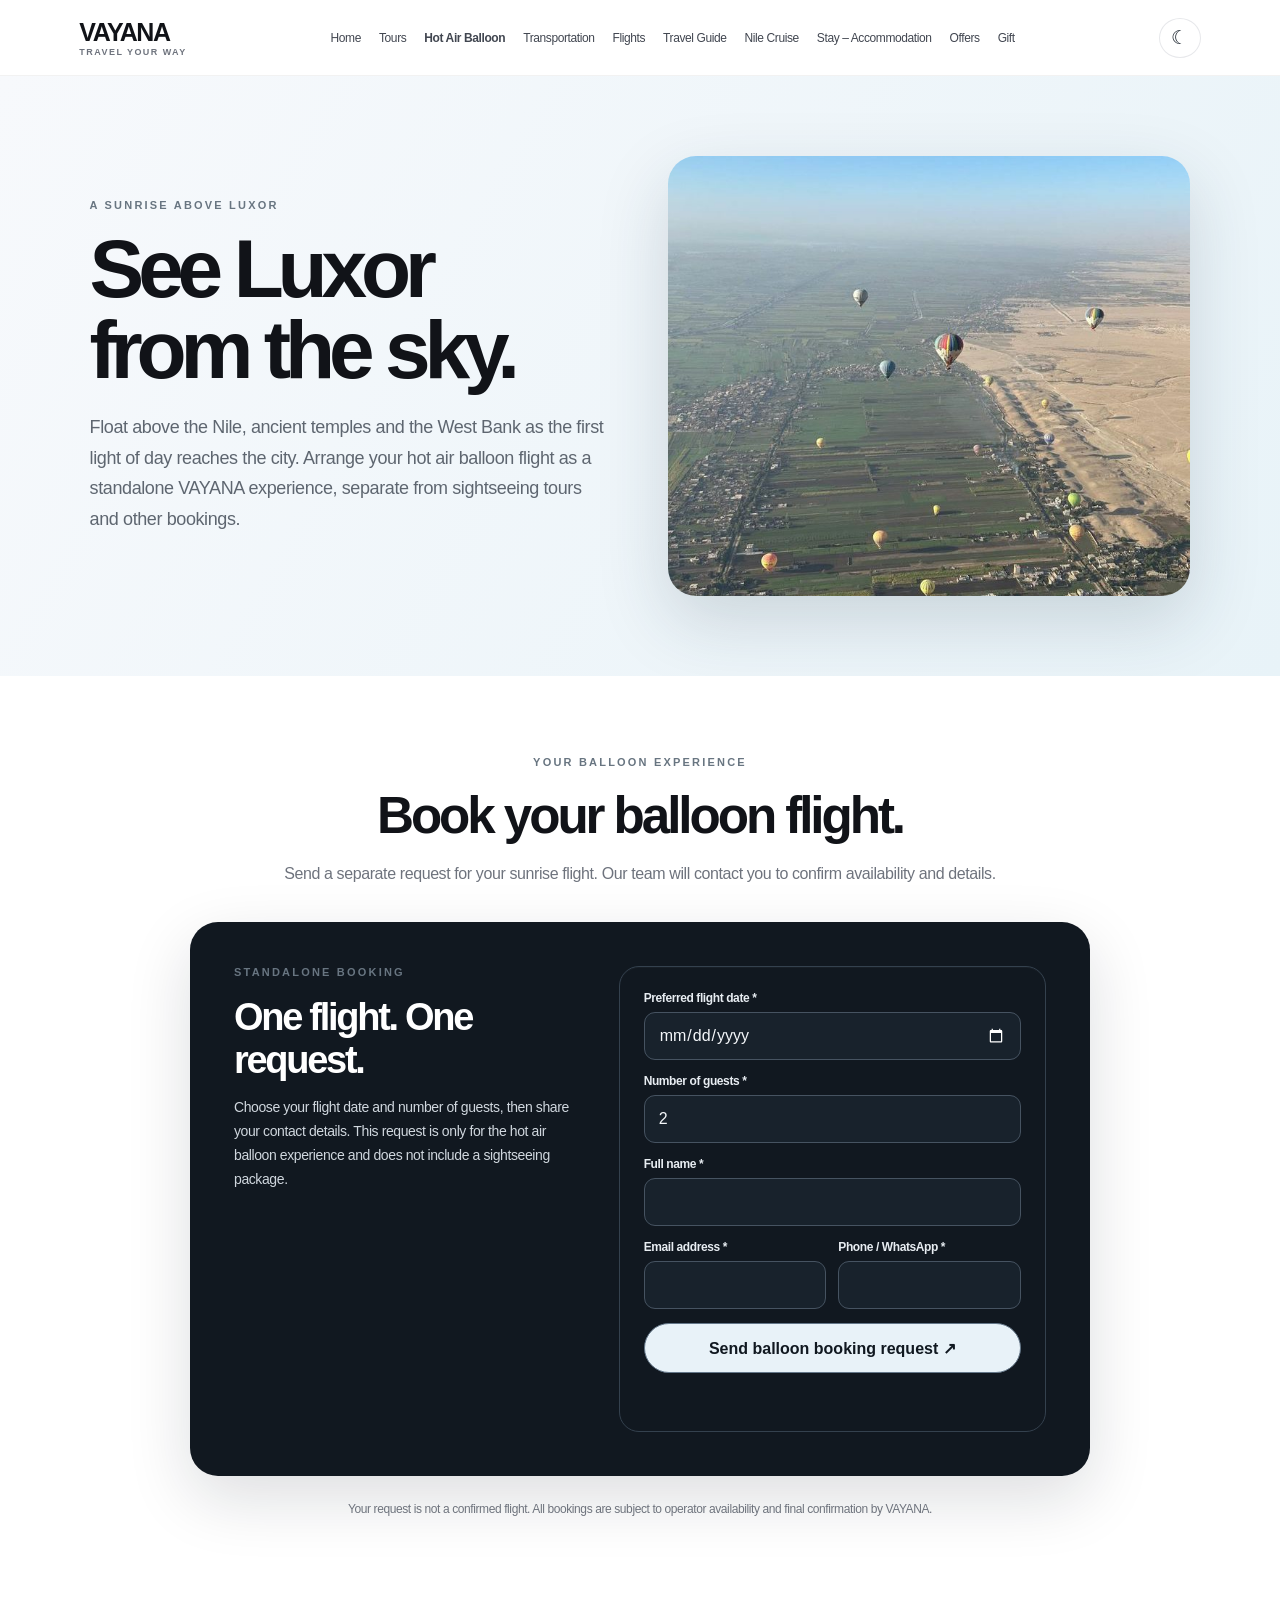
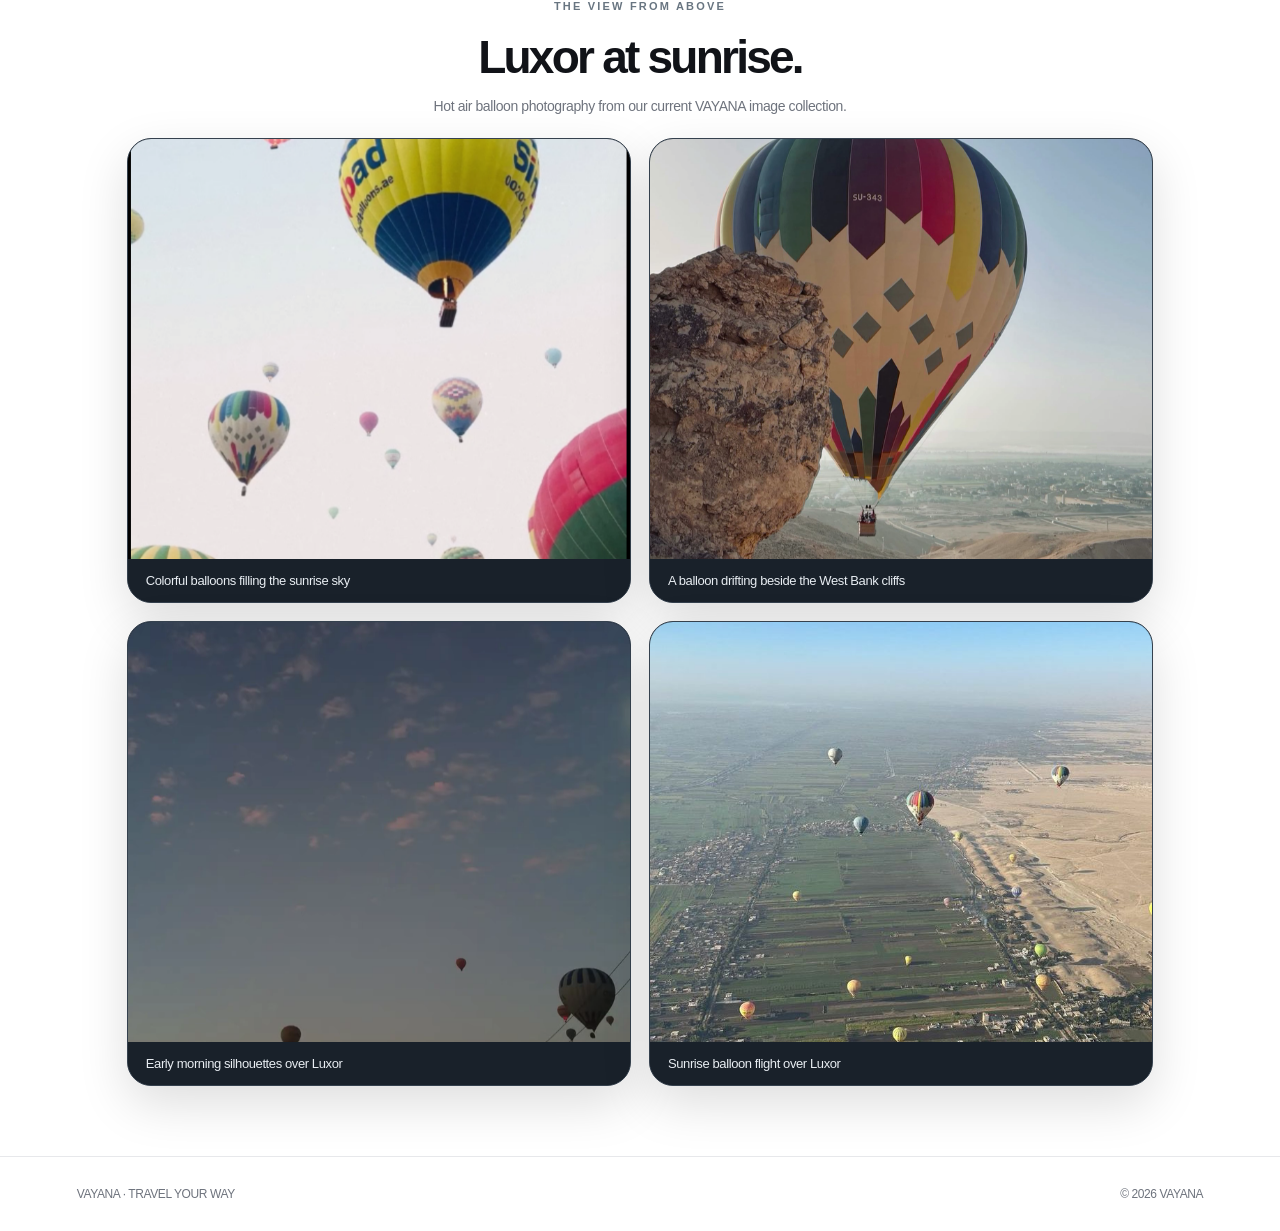
<file: balloon.html>
<!doctype html>
<html lang="en">
<head>
<meta charset="utf-8"><meta name="viewport" content="width=device-width,initial-scale=1"><meta name="theme-color" content="#ffffff">
<title>Hot Air Balloon | VAYANA — Travel Your Way</title>
<meta name="description" content="Book your standalone sunrise hot air balloon experience over Luxor with VAYANA.">
<link rel="stylesheet" href="assets/vayana-theme.css">
<style>
:root{--ink:#111318;--muted:#6e737d;--line:#e7e8eb;--paper:#fff;--soft:#f5f7fa}
*{box-sizing:border-box}body{margin:0;background:var(--paper);color:var(--ink);font-family:-apple-system,BlinkMacSystemFont,"SF Pro Display","Helvetica Neue",Arial,sans-serif;letter-spacing:-.025em}a{color:inherit;text-decoration:none}button,input{font:inherit}
.site-nav{height:76px;display:flex;align-items:center;justify-content:space-between;padding:0 6.2%;position:sticky;top:0;background:#ffffffdf;backdrop-filter:blur(18px);z-index:10;border-bottom:1px solid #0000000d}
.brand{font-size:25px;font-weight:750;letter-spacing:-.06em}.brand small{display:block;font-size:9px;letter-spacing:.16em;color:var(--muted);font-weight:600}
.navlinks{display:flex;gap:18px;align-items:center;font-size:12px;color:#414650;white-space:nowrap}.navlinks a.active{font-weight:800}
.theme-toggle,.menu{border:1px solid var(--line);background:white;border-radius:50%;width:40px;height:40px;cursor:pointer}.menu{display:none}
.hero{min-height:570px;padding:80px 7%;display:grid;grid-template-columns:1fr 1fr;gap:55px;align-items:center;background:linear-gradient(120deg,#f7f9fc,#e8f3f8);overflow:hidden}
.eyebrow{font-size:11px;letter-spacing:.2em;text-transform:uppercase;color:#687581;font-weight:750;margin-bottom:18px}
h1{font-size:clamp(48px,6.5vw,82px);line-height:.98;letter-spacing:-.075em;margin:0 0 22px}
.hero p{font-size:18px;line-height:1.7;color:#5e6670;max-width:540px}
.hero img{width:100%;height:440px;object-fit:cover;border-radius:28px;box-shadow:0 25px 70px #1c34452b}
.section{padding:80px 6%}.section-head{text-align:center;max-width:720px;margin:0 auto 35px}.section-head h2{font-size:clamp(34px,4vw,52px);letter-spacing:-.06em;margin:0 0 12px}.section-head p{color:var(--muted);line-height:1.65}
.booking{max-width:900px;margin:auto;background:#111820;color:#fff;border-radius:28px;padding:clamp(24px,4vw,44px);display:grid;grid-template-columns:.9fr 1.1fr;gap:35px;box-shadow:0 22px 65px #10182024}
.booking-copy h2{font-size:38px;letter-spacing:-.06em;margin:0 0 14px}.booking-copy p{color:#d0d7de;line-height:1.7;font-size:14px}
.form{background:#111820;color:#f4f7fa;border:1px solid #34414e;border-radius:20px;padding:24px;display:grid;gap:14px;box-shadow:inset 0 1px 0 #ffffff08}
.field label{display:block;font-size:12px;font-weight:750;margin:0 0 7px;color:#e8edf2}.field input{width:100%;min-height:48px;border:1px solid #465361;border-radius:11px;padding:12px 14px;background:#18222c;color:#f4f7fa;outline:none;color-scheme:dark}.field input:focus{border-color:#8ecdf5;box-shadow:0 0 0 3px #8ecdf520}
.form-row{display:grid;grid-template-columns:1fr 1fr;gap:12px}.submit{border:1px solid #647789;border-radius:999px;background:#e8f2f8;color:#101820;min-height:50px;font-weight:800;cursor:pointer}.submit:disabled{opacity:.6;cursor:wait}
.message{min-height:20px;margin:0;color:#b9d8e8;font-size:13px;line-height:1.5}.note{max-width:900px;margin:24px auto 0;text-align:center;color:var(--muted);font-size:12px;line-height:1.6}
.gallery{max-width:1180px;margin:0 auto;padding:0 6% 70px}.gallery-head{text-align:center;margin-bottom:24px}.gallery-head h2{font-size:clamp(30px,4vw,46px);letter-spacing:-.06em;margin:0 0 8px}.gallery-head p{color:var(--muted);font-size:14px}.gallery-grid{display:grid;grid-template-columns:repeat(2,minmax(0,1fr));max-width:1180px;margin:auto;gap:18px}.gallery-grid figure{margin:0;overflow:hidden;border-radius:24px;background:#19212a;border:1px solid #35414e;box-shadow:0 18px 50px #0002}.gallery-grid img{display:block;width:100%;height:420px;object-fit:cover}.gallery-grid figcaption{padding:14px 18px;color:#e8edf2;font-size:13px;background:#19212a}
html[data-vayana-theme="dark"] body .hero{background:linear-gradient(120deg,#121c26,#1a2a36)!important}
html[data-vayana-theme="dark"] body .booking{background:#111820!important;border:1px solid #34414e!important;box-shadow:0 22px 65px #0005}
html[data-vayana-theme="dark"] body .form{background:#111820!important;border:1px solid #34414e!important;color:#f4f7fa!important}
html[data-vayana-theme="dark"] body .form :is(label,p){color:#e8edf2!important}
html[data-vayana-theme="dark"] body .form input{background:#18222c!important;color:#f4f7fa!important;border-color:#465361!important}
html[data-vayana-theme="dark"] body .gallery-grid figure,html[data-vayana-theme="dark"] body .gallery-grid figcaption{background:#19212a!important;border-color:#35414e!important;color:#e8edf2!important}
footer{padding:30px 6%;border-top:1px solid var(--line);display:flex;justify-content:space-between;gap:20px;color:var(--muted);font-size:12px}
@media(max-width:1000px){.navlinks{gap:10px;font-size:11px}.hero{gap:28px}}
@media(max-width:760px){.gallery-grid{grid-template-columns:1fr}.gallery-grid img{height:360px}.site-nav{height:auto;min-height:68px;padding:10px 5%;flex-wrap:wrap}.navlinks{display:none;order:3;width:100%;flex-direction:column;align-items:flex-start;padding:16px 0}.site-nav.nav-open .navlinks{display:flex}.menu{display:block}.hero{grid-template-columns:1fr;padding:58px 6%;gap:25px}.hero img{height:290px}.section{padding:62px 5%}.booking{grid-template-columns:1fr;padding:23px}.form{padding:18px}.form-row{grid-template-columns:1fr}footer{flex-direction:column}}
</style>
</head>
<body>
<header class="site-nav"><a class="brand" href="index.html">VAYANA<small>TRAVEL YOUR WAY</small></a>
<nav class="navlinks"><a href="index.html">Home</a><a href="tours.html">Tours</a><a href="balloon.html" class="active">Hot Air Balloon</a><a href="transportation.html">Transportation</a><a href="flights.html">Flights</a><a href="travel-guide.html">Travel Guide</a><a href="cruise.html">Nile Cruise</a><a href="stay.html">Stay – Accommodation</a><a href="offers.html">Offers</a><a href="gift.html">Gift</a></nav>
<button class="theme-toggle" type="button" data-vayana-theme-toggle aria-label="Switch theme">☾</button><button class="menu" type="button" onclick="document.querySelector('.site-nav').classList.toggle('nav-open')" aria-label="Toggle navigation">☰</button></header>
<main>
<section class="hero"><div><div class="eyebrow">A sunrise above Luxor</div><h1>See Luxor<br>from the sky.</h1><p>Float above the Nile, ancient temples and the West Bank as the first light of day reaches the city. Arrange your hot air balloon flight as a standalone VAYANA experience, separate from sightseeing tours and other bookings.</p></div><img src="./luxor-hot-air-balloons-cropped.jpg" alt="Hot air balloons rising above Luxor at sunrise"></section>
<section class="section" id="booking"><div class="section-head"><div class="eyebrow">Your balloon experience</div><h2>Book your balloon flight.</h2><p>Send a separate request for your sunrise flight. Our team will contact you to confirm availability and details.</p></div>
<div class="booking"><div class="booking-copy"><div class="eyebrow">Standalone booking</div><h2>One flight. One request.</h2><p>Choose your flight date and number of guests, then share your contact details. This request is only for the hot air balloon experience and does not include a sightseeing package.</p></div>
<form class="form" id="balloonBookingForm">
<div class="field"><label for="flightDate">Preferred flight date *</label><input id="flightDate" name="flight_date" type="date" required></div>
<div class="field"><label for="guests">Number of guests *</label><input id="guests" name="guests" type="number" min="1" max="50" value="2" required></div>
<div class="field"><label for="fullName">Full name *</label><input id="fullName" name="full_name" autocomplete="name" required></div>
<div class="form-row"><div class="field"><label for="email">Email address *</label><input id="email" name="email" type="email" autocomplete="email" required></div><div class="field"><label for="phone">Phone / WhatsApp *</label><input id="phone" name="phone" type="tel" autocomplete="tel" required></div></div>
<button class="submit" id="submitBalloon" type="submit">Send balloon booking request ↗</button><p class="message" id="formMessage" role="status" aria-live="polite"></p>
</form></div><p class="note">Your request is not a confirmed flight. All bookings are subject to operator availability and final confirmation by VAYANA.</p></section>
<section class="gallery" aria-label="Hot air balloon photos"><div class="gallery-head"><div class="eyebrow">The view from above</div><h2>Luxor at sunrise.</h2><p>Hot air balloon photography from our current VAYANA image collection.</p></div><div class="gallery-grid"><figure><img src="./20261123_141603.png" alt="Colorful hot air balloons rising over Luxor at sunrise"><figcaption>Colorful balloons filling the sunrise sky</figcaption></figure><figure><img src="./20261123_141625.png" alt="Hot air balloon beside the desert cliffs above Luxor"><figcaption>A balloon drifting beside the West Bank cliffs</figcaption></figure><figure><img src="./20261123_141658.png" alt="Hot air balloons silhouetted against the early morning sky"><figcaption>Early morning silhouettes over Luxor</figcaption></figure><figure><img src="./luxor-hot-air-balloons-cropped.jpg" alt="Hot air balloons floating above Luxor at sunrise"><figcaption>Sunrise balloon flight over Luxor</figcaption></figure></div></section>
</main>
<footer><span>VAYANA · TRAVEL YOUR WAY</span><span>© <span id="year"></span> VAYANA</span></footer>
<script>
const VAYANA_API="https://dmkxyfvmyemovuhcyuop.supabase.co/functions/v1/vayana-api";
const VAYANA_KEY="sb_publishable_wujNpox7yzgtSQMludA2qA_6cu2tDHZ";
document.getElementById("year").textContent=new Date().getFullYear();
const dateInput=document.getElementById("flightDate");
const today=new Date();dateInput.min=[today.getFullYear(),String(today.getMonth()+1).padStart(2,"0"),String(today.getDate()).padStart(2,"0")].join("-");
document.getElementById("balloonBookingForm").addEventListener("submit",async event=>{
 event.preventDefault();const form=event.currentTarget;const button=document.getElementById("submitBalloon");const message=document.getElementById("formMessage");
 const flightDate=dateInput.value;const selected=new Date(flightDate+"T00:00:00");const now=new Date();now.setHours(0,0,0,0);
 if(!flightDate||Number.isNaN(selected.getTime())||selected<now){message.textContent="Please choose a valid flight date that is not in the past.";dateInput.focus();return;}
 if(!form.reportValidity())return;
 const data={request_type:"tour",package_name:"Standalone Hot Air Balloon",guests:Number(document.getElementById("guests").value),full_name:document.getElementById("fullName").value.trim(),email:document.getElementById("email").value.trim(),phone:document.getElementById("phone").value.trim(),arrival_date:flightDate,departure_date:flightDate,preferred_tour_date:flightDate,preferred_tour_time:"Sunrise",hotel_category:"",comfort_level:"",notes:"Standalone hot air balloon booking request. Please confirm flight availability and quotation."};
 button.disabled=true;button.textContent="Sending request…";message.textContent="";
 try{const response=await fetch(VAYANA_API,{method:"POST",headers:{"Content-Type":"application/json","apikey":VAYANA_KEY},body:JSON.stringify(data)});let result={};try{result=await response.json()}catch(_){}
 if(!response.ok||result.status!=="success"||result.database_saved!==true)throw new Error(result.message||result.error||"Unable to submit the request.");
 message.textContent="Your hot air balloon request has been received. Our team will contact you.";form.reset();document.getElementById("guests").value="2";dateInput.min=[today.getFullYear(),String(today.getMonth()+1).padStart(2,"0"),String(today.getDate()).padStart(2,"0")].join("-");
 }catch(error){console.error(error);message.textContent="We couldn't submit your request. Please try again."}
 finally{button.disabled=false;button.textContent="Send balloon booking request ↗"}
});
</script>
<script src="assets/vayana-theme.js"></script>
</body></html>
</file>
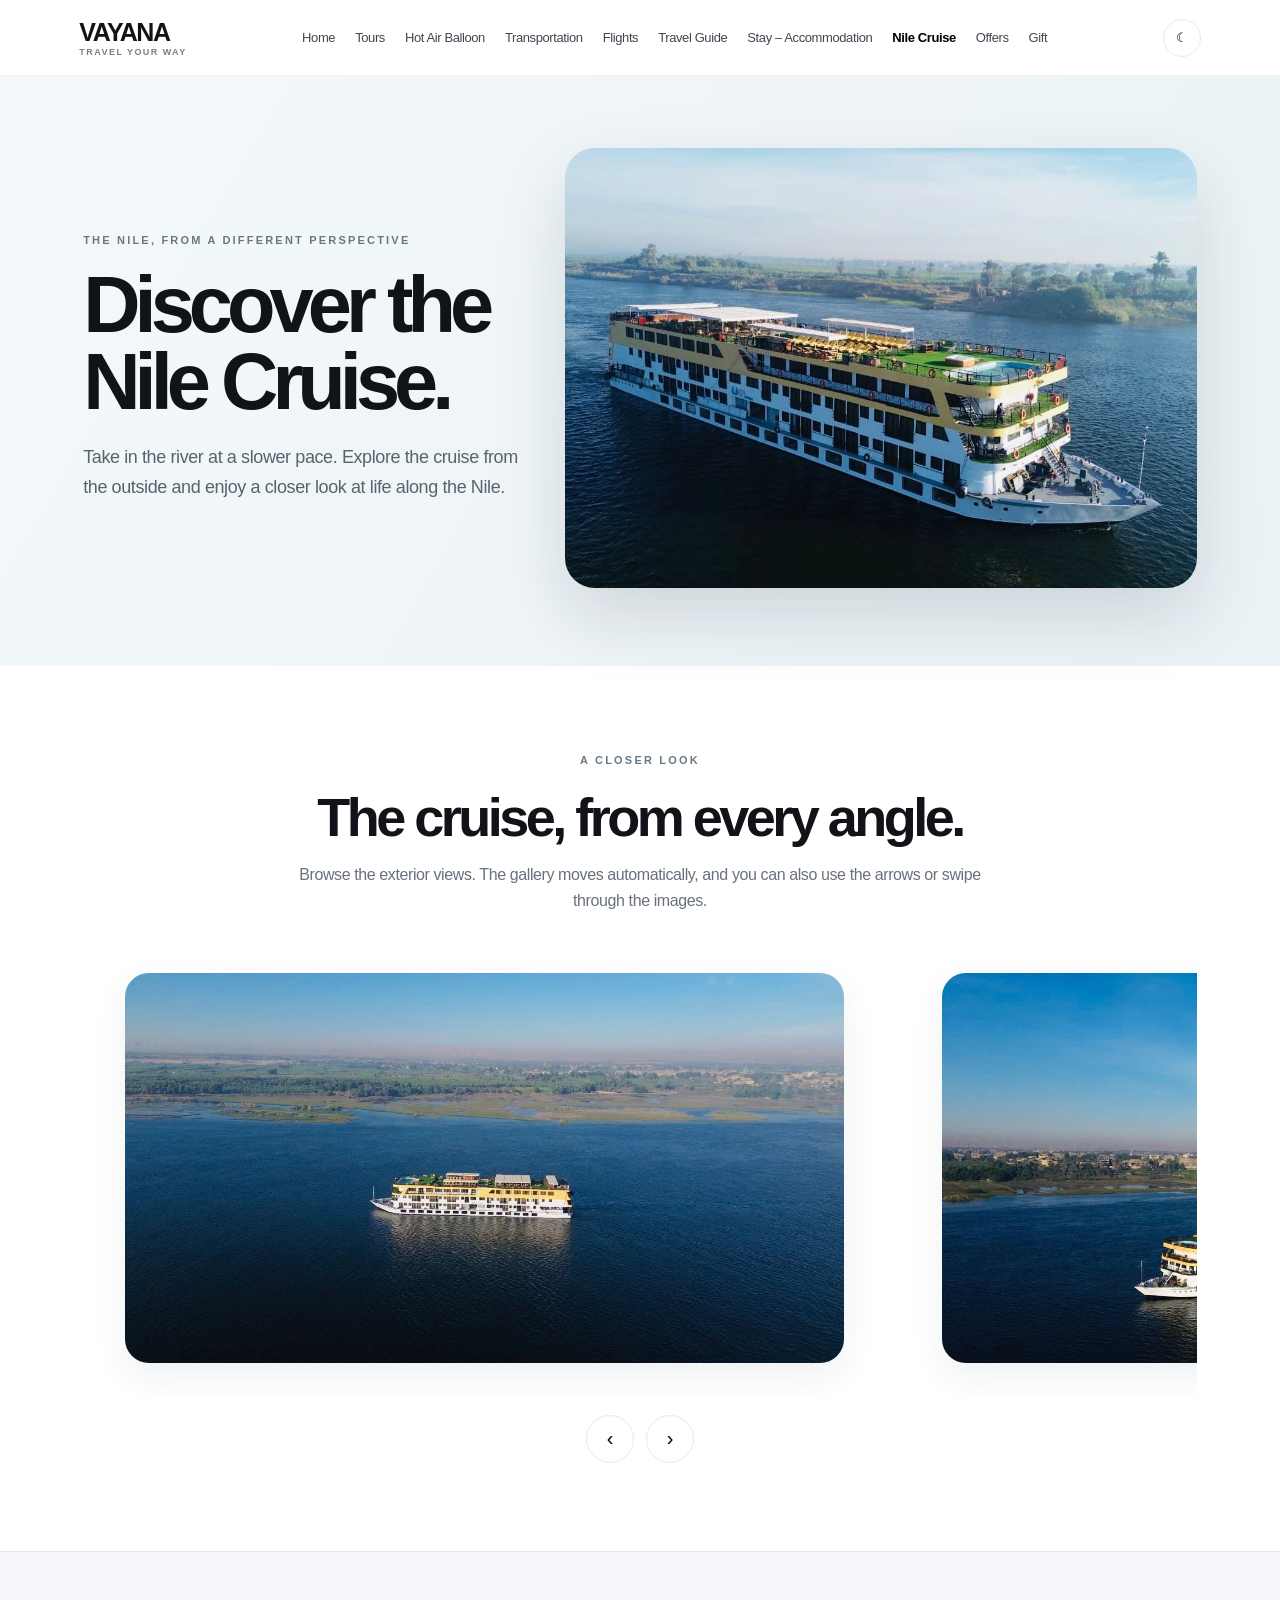
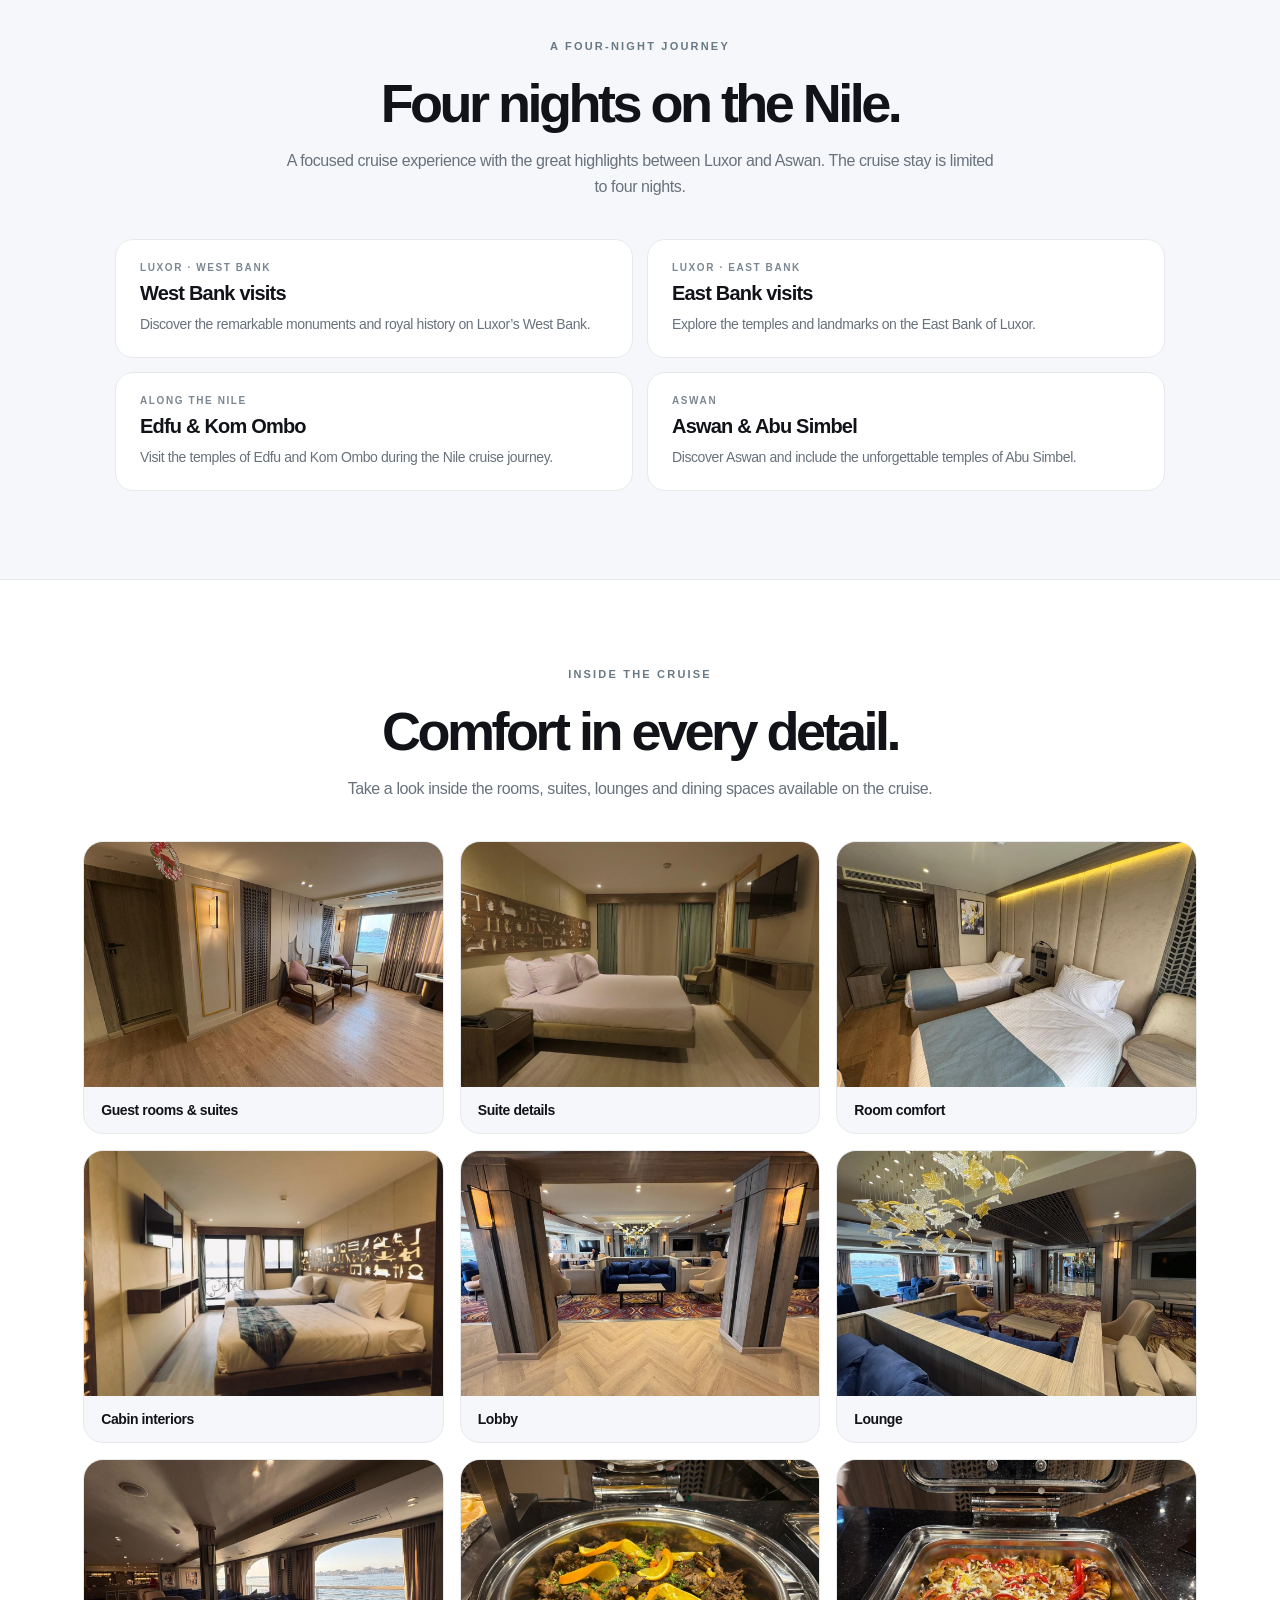
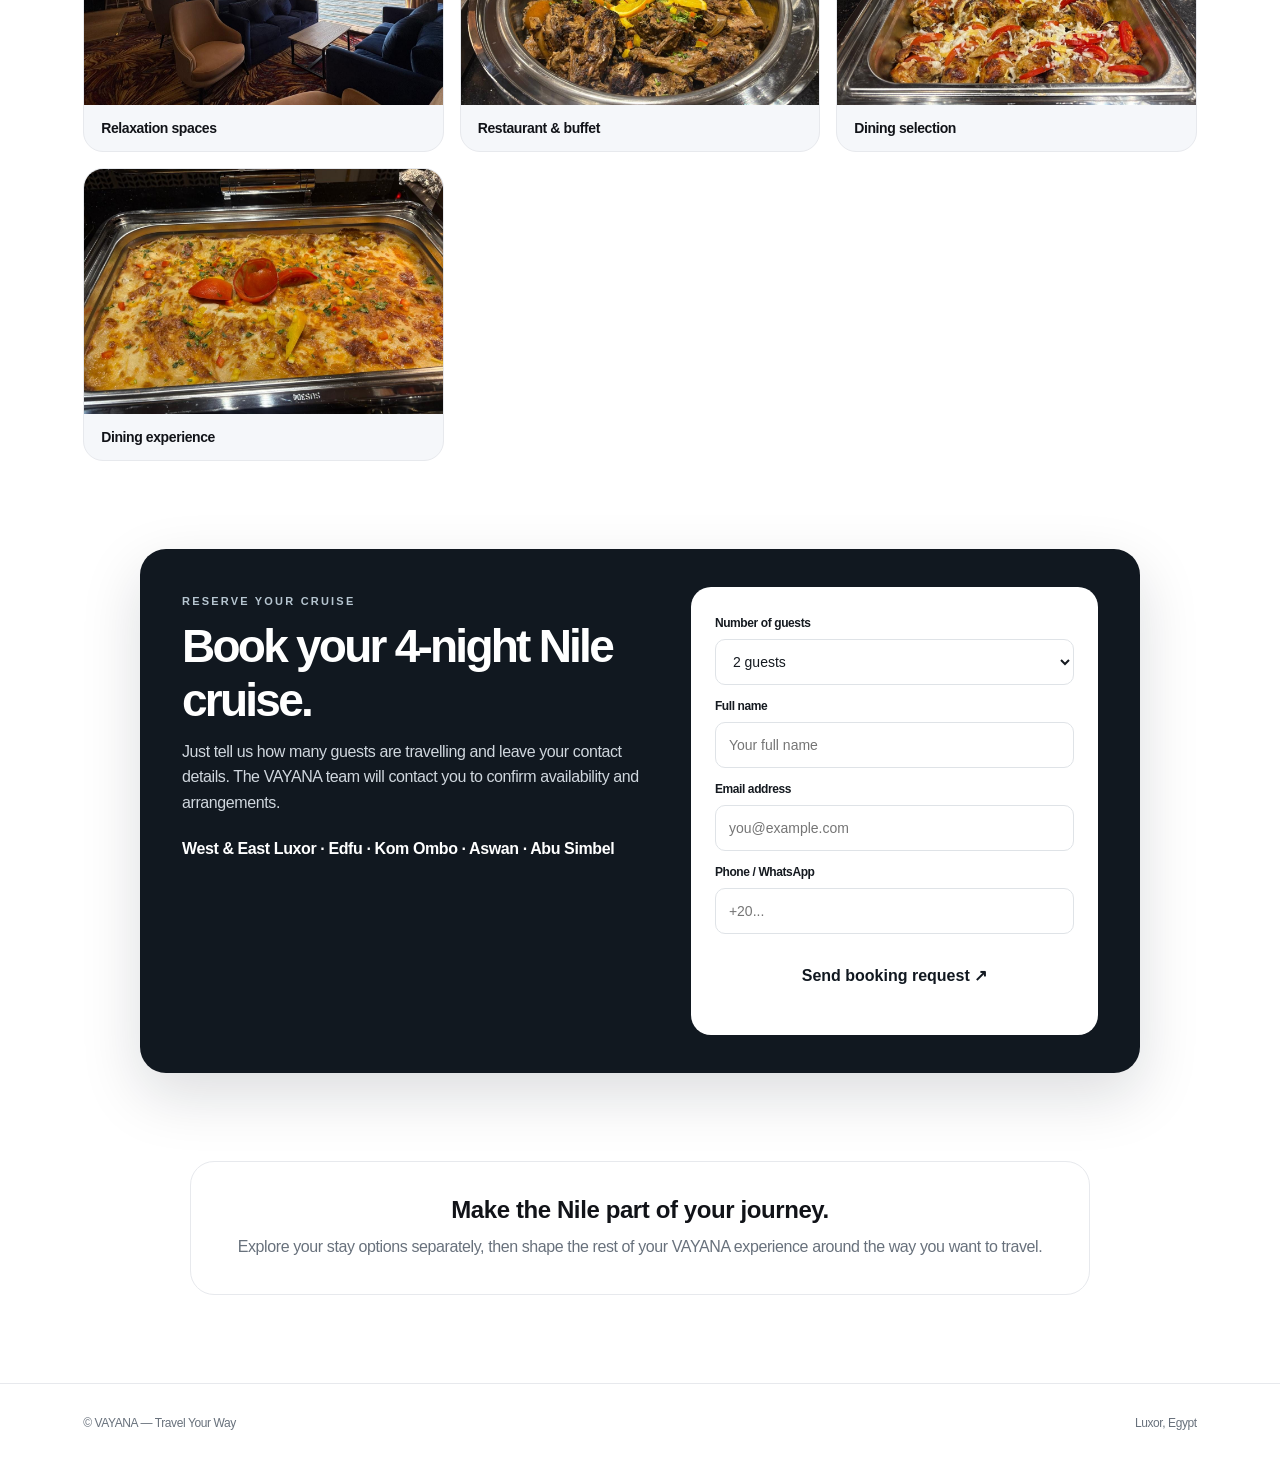
<file: cruise.html>
<!doctype html>
<html lang="en">
<head>
<meta charset="utf-8">
<meta name="viewport" content="width=device-width,initial-scale=1">
<meta name="theme-color" content="#ffffff">
<title>Nile Cruise | VAYANA — Travel Your Way</title>
<script>
try {
  const savedTheme=localStorage.getItem("vayana-theme");
  const deviceDark=window.matchMedia&&window.matchMedia("(prefers-color-scheme: dark)").matches;
  document.documentElement.dataset.vayanaTheme=savedTheme==="light"||savedTheme==="dark"?savedTheme:(deviceDark?"dark":"light");
} catch(e) {}

// VAYANA four-night cruise booking request
const CRUISE_API = "https://dmkxyfvmyemovuhcyuop.supabase.co/functions/v1/vayana-api";
const CRUISE_API_KEY = "sb_publishable_wujNpox7yzgtSQMludA2qA_6cu2tDHZ";
document.getElementById("cruiseBookingForm").addEventListener("submit", async function(event){
 event.preventDefault();
 const form=this;
 if(!form.reportValidity()) return;
 const button=document.getElementById("cruiseSubmit");
 const message=document.getElementById("cruiseBookingMessage");
 const payload={
  request_type:"tour",
  package_name:"4-Night Nile Cruise",
  guests:Number(form.elements.guests.value),
  full_name:form.elements.full_name.value.trim(),
  email:form.elements.email.value.trim(),
  phone:form.elements.phone.value.trim(),
  notes:"Four-night Nile cruise itinerary: Luxor West Bank and East Bank, Edfu, Kom Ombo, Aswan and Abu Simbel. Customer requests contact to confirm dates, availability and arrangements."
 };
 button.disabled=true;button.textContent="Sending…";message.textContent="";
 try{
  const response=await fetch(CRUISE_API,{method:"POST",headers:{"Content-Type":"application/json","apikey":CRUISE_API_KEY},body:JSON.stringify(payload)});
  const result=await response.json().catch(()=>({}));
  if(!response.ok||result.status!=="success"||result.database_saved!==true) throw new Error(result.message||"Unable to send the request. Please try again.");
  message.textContent="Your request has been received. The VAYANA team will contact you shortly.";
  form.reset();form.elements.guests.value="2";
 }catch(error){
  message.textContent=error.message||"Something went wrong. Please try again.";
 }finally{
  button.disabled=false;button.textContent="Send booking request ↗";
 }
});

</script>
<style>
:root{--ink:#111318;--muted:#68717c;--line:#e7e9ed;--paper:#fff;--soft:#f5f7fa}
*{box-sizing:border-box}html{scroll-behavior:smooth}body{margin:0;background:var(--paper);color:var(--ink);font-family:-apple-system,BlinkMacSystemFont,"SF Pro Display","Helvetica Neue",Arial,sans-serif;letter-spacing:-.025em}
a{color:inherit;text-decoration:none}.site-nav{height:76px;display:flex;align-items:center;justify-content:space-between;padding:0 6.2%;position:sticky;top:0;background:rgba(255,255,255,.88);backdrop-filter:blur(18px);z-index:10;border-bottom:1px solid #0000000d}
.brand{font-size:25px;font-weight:750;letter-spacing:-.06em}.brand small{display:block;font-size:9px;letter-spacing:.16em;text-transform:uppercase;color:#777f89;font-weight:600}
.navlinks{display:flex;gap:20px;align-items:center;font-size:13px;color:#414650;white-space:nowrap}.navlinks a:hover,.navlinks .active{color:#000;font-weight:700}
.theme-toggle,.menu{border:1px solid var(--line);background:var(--paper);border-radius:50%;width:38px;height:38px;cursor:pointer}.menu{display:none}
.hero{padding:70px 6.5% 76px;background:linear-gradient(120deg,#f4f8fa,#eaf2f5);display:grid;grid-template-columns:.82fr 1.18fr;gap:42px;align-items:center;min-height:590px}
.eyebrow{text-transform:uppercase;letter-spacing:.2em;font-size:11px;font-weight:750;color:#687985;margin-bottom:20px}
h1{font-size:clamp(48px,6.2vw,82px);letter-spacing:-.075em;line-height:.98;margin:0 0 22px}
.hero-copy p{font-size:18px;line-height:1.65;color:#59636d;max-width:460px;margin:0}
.hero-image{height:440px;border-radius:30px;overflow:hidden;box-shadow:0 28px 70px #14243a25;background:#d9e5e9}
.hero-image img{width:100%;height:100%;object-fit:cover;display:block}
.section{padding:88px 6.5%}.section-head{text-align:center;max-width:720px;margin:0 auto 38px}.section-head h2{font-size:clamp(34px,4.5vw,54px);letter-spacing:-.065em;margin:0 0 14px}.section-head p{color:var(--muted);line-height:1.65;margin:0}
.gallery-wrap{max-width:1250px;margin:auto}.gallery-track{display:grid;grid-auto-flow:column;grid-auto-columns:minmax(72%,1fr);gap:18px;overflow-x:auto;scroll-snap-type:x mandatory;scroll-behavior:smooth;padding:4px 2px 18px;scrollbar-width:thin}
.slide{height:390px;border-radius:24px;overflow:hidden;scroll-snap-align:center;background:#e8edf0;box-shadow:0 12px 35px #14243a12}.slide img{width:100%;height:100%;object-fit:cover;display:block;transition:transform .7s}.slide:hover img{transform:scale(1.035)}
.gallery-controls{display:flex;justify-content:center;gap:12px;margin-top:18px}.gallery-controls button{width:48px;height:48px;border:1px solid var(--line);border-radius:50%;background:var(--paper);font-size:20px;cursor:pointer}.gallery-controls button:hover{background:#111;color:#fff}
.note{max-width:900px;margin:0 auto;padding:34px;border:1px solid var(--line);border-radius:24px;text-align:center}.note h3{font-size:24px;margin:0 0 10px}.note p{color:var(--muted);line-height:1.65;margin:0}
footer{padding:32px 6.5%;border-top:1px solid var(--line);color:var(--muted);font-size:12px;display:flex;justify-content:space-between;gap:20px}
[data-vayana-theme="dark"]{--ink:#f2f4f7;--muted:#aab2bc;--line:#333a43;--paper:#11161d;--soft:#1a222c}
[data-vayana-theme="dark"] body{background:var(--paper);color:var(--ink)}
[data-vayana-theme="dark"] .site-nav{background:#11161de8;border-color:#ffffff14}
[data-vayana-theme="dark"] .navlinks{color:#d5dbe2}
[data-vayana-theme="dark"] .hero{background:linear-gradient(120deg,#18232d,#202f39)}
[data-vayana-theme="dark"] .hero-copy p{color:#c0c8d0}
[data-vayana-theme="dark"] .theme-toggle,[data-vayana-theme="dark"] .gallery-controls button{color:var(--ink);background:var(--paper);border-color:var(--line)}
@media(max-width:900px){.navlinks{gap:10px;font-size:11px}.hero{grid-template-columns:1fr;gap:28px}.hero-image{height:360px}}
@media(max-width:700px){.site-nav{padding:0 5%;height:68px}.navlinks{display:none;position:absolute;left:0;right:0;top:68px;background:var(--paper);padding:20px 6%;flex-direction:column;align-items:flex-start;border-bottom:1px solid var(--line)}.site-nav.nav-open .navlinks{display:flex}.menu{display:block}.hero{padding:58px 6%}.hero-image{height:270px}.section{padding:65px 5%}.gallery-track{grid-auto-columns:88%}.slide{height:270px}footer{flex-direction:column}}

.cruise-itinerary{background:var(--soft);border-top:1px solid var(--line);border-bottom:1px solid var(--line)}
.itinerary-grid{max-width:1050px;margin:auto;display:grid;grid-template-columns:repeat(2,minmax(0,1fr));gap:14px}
.itinerary-stop{padding:22px 24px;border:1px solid var(--line);border-radius:18px;background:var(--paper)}
.itinerary-stop small{display:block;color:#7b8792;font-size:10px;font-weight:750;letter-spacing:.16em;text-transform:uppercase;margin-bottom:9px}
.itinerary-stop h3{margin:0 0 8px;font-size:20px;letter-spacing:-.04em}
.itinerary-stop p{margin:0;color:var(--muted);line-height:1.6;font-size:14px}
.cruise-interior-grid{max-width:1250px;margin:auto;display:grid;grid-template-columns:repeat(3,minmax(0,1fr));gap:16px}
.interior-card{margin:0;border-radius:20px;overflow:hidden;background:var(--soft);border:1px solid var(--line)}
.interior-card img{width:100%;height:245px;object-fit:cover;display:block}
.interior-card figcaption{padding:15px 17px;font-size:14px;font-weight:650}
.booking-card{max-width:1000px;margin:auto;padding:38px 42px;border-radius:26px;background:#111820;color:#fff;display:flex;align-items:center;justify-content:space-between;gap:30px;box-shadow:0 22px 60px #10182025}
.booking-card .eyebrow{color:#b6c5d0;margin-bottom:12px}.booking-card h2{font-size:clamp(30px,4vw,46px);letter-spacing:-.06em;margin:0 0 12px}.booking-card p{color:#d0d7de;line-height:1.6;margin:0;max-width:620px}
.booking-cta{display:inline-flex;align-items:center;justify-content:center;white-space:nowrap;padding:15px 23px;border-radius:999px;background:#fff;color:#111820;font-weight:750}
@media(max-width:700px){.itinerary-grid,.cruise-interior-grid{grid-template-columns:1fr}.interior-card img{height:230px}.booking-card{padding:28px 24px;display:block}.booking-cta{margin-top:22px;width:100%}}


.booking-form-card{display:grid;grid-template-columns:1fr .85fr;align-items:start}
.booking-form-intro{padding:8px 0}.booking-route{margin-top:20px!important;font-weight:650;color:#fff!important}
.cruise-booking-form{display:grid;gap:9px;background:#fff;color:#151a20;border-radius:20px;padding:24px}
.cruise-booking-form label{font-size:12px;font-weight:700;margin-top:5px}
.cruise-booking-form input,.cruise-booking-form select{width:100%;min-height:46px;border:1px solid #dfe3e7;border-radius:10px;padding:11px 13px;background:#fff;color:#151a20;font:inherit;font-size:14px;outline:none}
.cruise-booking-form input:focus,.cruise-booking-form select:focus{border-color:#607d8b;box-shadow:0 0 0 3px #607d8b20}
.booking-submit{border:0;cursor:pointer;margin-top:8px;font:inherit;font-weight:750;min-height:48px}
.booking-submit:disabled{opacity:.65;cursor:wait}
.booking-form-message{margin:2px 0 0!important;font-size:13px;line-height:1.5;color:#263746!important}
@media(max-width:700px){.booking-form-card{grid-template-columns:1fr}.cruise-booking-form{padding:19px}}

</style>
</head>
<body>
<header class="site-nav">
<a class="brand" href="index.html">VAYANA<small>TRAVEL YOUR WAY</small></a>
<nav class="navlinks">
<a href="index.html">Home</a><a href="tours.html">Tours</a><a href="balloon.html">Hot Air Balloon</a><a href="transportation.html">Transportation</a><a href="flights.html">Flights</a><a href="travel-guide.html">Travel Guide</a><a href="stay.html">Stay – Accommodation</a><a href="cruise.html" class="active">Nile Cruise</a><a href="offers.html">Offers</a><a href="gift.html">Gift</a>
</nav>
<button class="theme-toggle" type="button" aria-label="Toggle theme" onclick="toggleTheme()">☾</button>
<button class="menu" type="button" aria-label="Toggle navigation" onclick="document.querySelector('.site-nav').classList.toggle('nav-open')">☰</button>
</header>
<main>
<section class="hero">
<div class="hero-copy"><div class="eyebrow">The Nile, from a different perspective</div><h1>Discover the<br>Nile Cruise.</h1><p>Take in the river at a slower pace. Explore the cruise from the outside and enjoy a closer look at life along the Nile.</p></div>
<div class="hero-image"><img src="./cruise-ship-aerial-02.jpg" alt="Nile cruise ship sailing on the river"></div>
</section>
<section class="section">
<div class="section-head"><div class="eyebrow">A closer look</div><h2>The cruise, from every angle.</h2><p>Browse the exterior views. The gallery moves automatically, and you can also use the arrows or swipe through the images.</p></div>
<div class="gallery-wrap">
<div class="gallery-track" id="cruiseGallery">
<figure class="slide"><img src="./cruise-ship-aerial-01.jpg" alt="Nile cruise ship seen from above" loading="lazy"></figure>
<figure class="slide"><img src="./cruise-ship-aerial-03.jpg" alt="Nile cruise ship sailing across the river" loading="lazy"></figure>
<figure class="slide"><img src="./cruise-ship-aerial-02.jpg" alt="Nile cruise ship exterior and upper deck" loading="lazy"></figure>
</div>
<div class="gallery-controls"><button type="button" id="galleryPrev" aria-label="Previous cruise photo">‹</button><button type="button" id="galleryNext" aria-label="Next cruise photo">›</button></div>
</div>
</section>

<section class="section cruise-itinerary" id="four-night-itinerary">
<div class="section-head"><div class="eyebrow">A four-night journey</div><h2>Four nights on the Nile.</h2><p>A focused cruise experience with the great highlights between Luxor and Aswan. The cruise stay is limited to four nights.</p></div>
<div class="itinerary-grid">
<article class="itinerary-stop"><small>Luxor · West Bank</small><h3>West Bank visits</h3><p>Discover the remarkable monuments and royal history on Luxor’s West Bank.</p></article>
<article class="itinerary-stop"><small>Luxor · East Bank</small><h3>East Bank visits</h3><p>Explore the temples and landmarks on the East Bank of Luxor.</p></article>
<article class="itinerary-stop"><small>Along the Nile</small><h3>Edfu &amp; Kom Ombo</h3><p>Visit the temples of Edfu and Kom Ombo during the Nile cruise journey.</p></article>
<article class="itinerary-stop"><small>Aswan</small><h3>Aswan &amp; Abu Simbel</h3><p>Discover Aswan and include the unforgettable temples of Abu Simbel.</p></article>
</div>
</section>
<section class="section">
<div class="section-head"><div class="eyebrow">Inside the cruise</div><h2>Comfort in every detail.</h2><p>Take a look inside the rooms, suites, lounges and dining spaces available on the cruise.</p></div>
<div class="cruise-interior-grid">
<figure class="interior-card"><img src="./stay-cruise-suite-01.jpg" alt="Cruise guest suite" loading="lazy"><figcaption>Guest rooms &amp; suites</figcaption></figure>
<figure class="interior-card"><img src="./stay-cruise-suite-02.jpg" alt="Cruise suite interior" loading="lazy"><figcaption>Suite details</figcaption></figure>
<figure class="interior-card"><img src="./stay-cruise-suite-03.jpg" alt="Cruise room interior" loading="lazy"><figcaption>Room comfort</figcaption></figure>
<figure class="interior-card"><img src="./stay-cruise-suite-04.jpg" alt="Cruise cabin interior" loading="lazy"><figcaption>Cabin interiors</figcaption></figure>
<figure class="interior-card"><img src="./stay-cruise-lobby-01.jpg" alt="Cruise lobby interior" loading="lazy"><figcaption>Lobby</figcaption></figure>
<figure class="interior-card"><img src="./stay-cruise-lounge-01.jpg" alt="Cruise lounge seating" loading="lazy"><figcaption>Lounge</figcaption></figure>
<figure class="interior-card"><img src="./stay-cruise-lounge-02.jpg" alt="Cruise indoor sitting area" loading="lazy"><figcaption>Relaxation spaces</figcaption></figure>
<figure class="interior-card"><img src="./dining-buffet-01.jpg" alt="Cruise restaurant buffet" loading="lazy"><figcaption>Restaurant &amp; buffet</figcaption></figure>
<figure class="interior-card"><img src="./dining-buffet-02.jpg" alt="Cruise dining buffet selection" loading="lazy"><figcaption>Dining selection</figcaption></figure>
<figure class="interior-card"><img src="./dining-buffet-03.jpg" alt="Cruise dining area and food" loading="lazy"><figcaption>Dining experience</figcaption></figure>
</div>
</section>
<section class="section" id="cruise-booking" style="padding-top:0">
<div class="booking-card booking-form-card">
<div class="booking-form-intro"><div class="eyebrow">Reserve your cruise</div><h2>Book your 4-night Nile cruise.</h2><p>Just tell us how many guests are travelling and leave your contact details. The VAYANA team will contact you to confirm availability and arrangements.</p><p class="booking-route">West &amp; East Luxor · Edfu · Kom Ombo · Aswan · Abu Simbel</p></div>
<form id="cruiseBookingForm" class="cruise-booking-form">
<label for="cruiseGuests">Number of guests</label>
<select id="cruiseGuests" name="guests" required>
<option value="1">1 guest</option><option value="2" selected>2 guests</option><option value="3">3 guests</option><option value="4">4 guests</option><option value="5">5 guests</option><option value="6">6 guests</option><option value="7">7 guests</option><option value="8">8 guests</option><option value="9">9 guests</option><option value="10">10 guests</option><option value="11">11 guests</option><option value="12">12 guests</option><option value="13">13 guests</option><option value="14">14 guests</option><option value="15">15 guests</option><option value="16">16 guests</option><option value="17">17 guests</option><option value="18">18 guests</option><option value="19">19 guests</option><option value="20">20 guests</option><option value="21">21 guests</option><option value="22">22 guests</option><option value="23">23 guests</option><option value="24">24 guests</option><option value="25">25 guests</option><option value="26">26 guests</option><option value="27">27 guests</option><option value="28">28 guests</option><option value="29">29 guests</option><option value="30">30 guests</option><option value="31">31 guests</option><option value="32">32 guests</option><option value="33">33 guests</option><option value="34">34 guests</option><option value="35">35 guests</option><option value="36">36 guests</option><option value="37">37 guests</option><option value="38">38 guests</option><option value="39">39 guests</option><option value="40">40 guests</option><option value="41">41 guests</option><option value="42">42 guests</option><option value="43">43 guests</option><option value="44">44 guests</option><option value="45">45 guests</option><option value="46">46 guests</option><option value="47">47 guests</option><option value="48">48 guests</option><option value="49">49 guests</option><option value="50">50 guests</option>
</select>
<label for="cruiseFullName">Full name</label>
<input id="cruiseFullName" name="full_name" type="text" autocomplete="name" placeholder="Your full name" required minlength="2" maxlength="200">
<label for="cruiseEmail">Email address</label>
<input id="cruiseEmail" name="email" type="email" autocomplete="email" placeholder="you@example.com" required>
<label for="cruisePhone">Phone / WhatsApp</label>
<input id="cruisePhone" name="phone" type="tel" autocomplete="tel" placeholder="+20..." required minlength="7" maxlength="30">
<button class="booking-cta booking-submit" id="cruiseSubmit" type="submit">Send booking request ↗</button>
<p class="booking-form-message" id="cruiseBookingMessage" role="status" aria-live="polite"></p>
</form>
</div>
</section>
<section class="section" style="padding-top:0"><div class="note"><h3>Make the Nile part of your journey.</h3><p>Explore your stay options separately, then shape the rest of your VAYANA experience around the way you want to travel.</p></div></section>
</main>
<footer><span>© VAYANA — Travel Your Way</span><span>Luxor, Egypt</span></footer>
<script>
function toggleTheme(){const root=document.documentElement;const next=root.dataset.vayanaTheme==="dark"?"light":"dark";root.dataset.vayanaTheme=next;try{localStorage.setItem("vayana-theme",next)}catch(e){}}
const gallery=document.getElementById("cruiseGallery");
function moveGallery(direction){const slide=gallery.querySelector(".slide");if(!slide)return;gallery.scrollBy({left:direction*(slide.getBoundingClientRect().width+18),behavior:"smooth"});}
document.getElementById("galleryPrev").addEventListener("click",()=>moveGallery(-1));
document.getElementById("galleryNext").addEventListener("click",()=>moveGallery(1));
let galleryTimer=setInterval(()=>{if(gallery.scrollLeft+gallery.clientWidth>=gallery.scrollWidth-8)gallery.scrollTo({left:0,behavior:"smooth"});else moveGallery(1)},4800);
gallery.addEventListener("pointerdown",()=>{clearInterval(galleryTimer);galleryTimer=setInterval(()=>{if(gallery.scrollLeft+gallery.clientWidth>=gallery.scrollWidth-8)gallery.scrollTo({left:0,behavior:"smooth"});else moveGallery(1)},4800)},{passive:true});
</script>
</body>
</html>
</file>
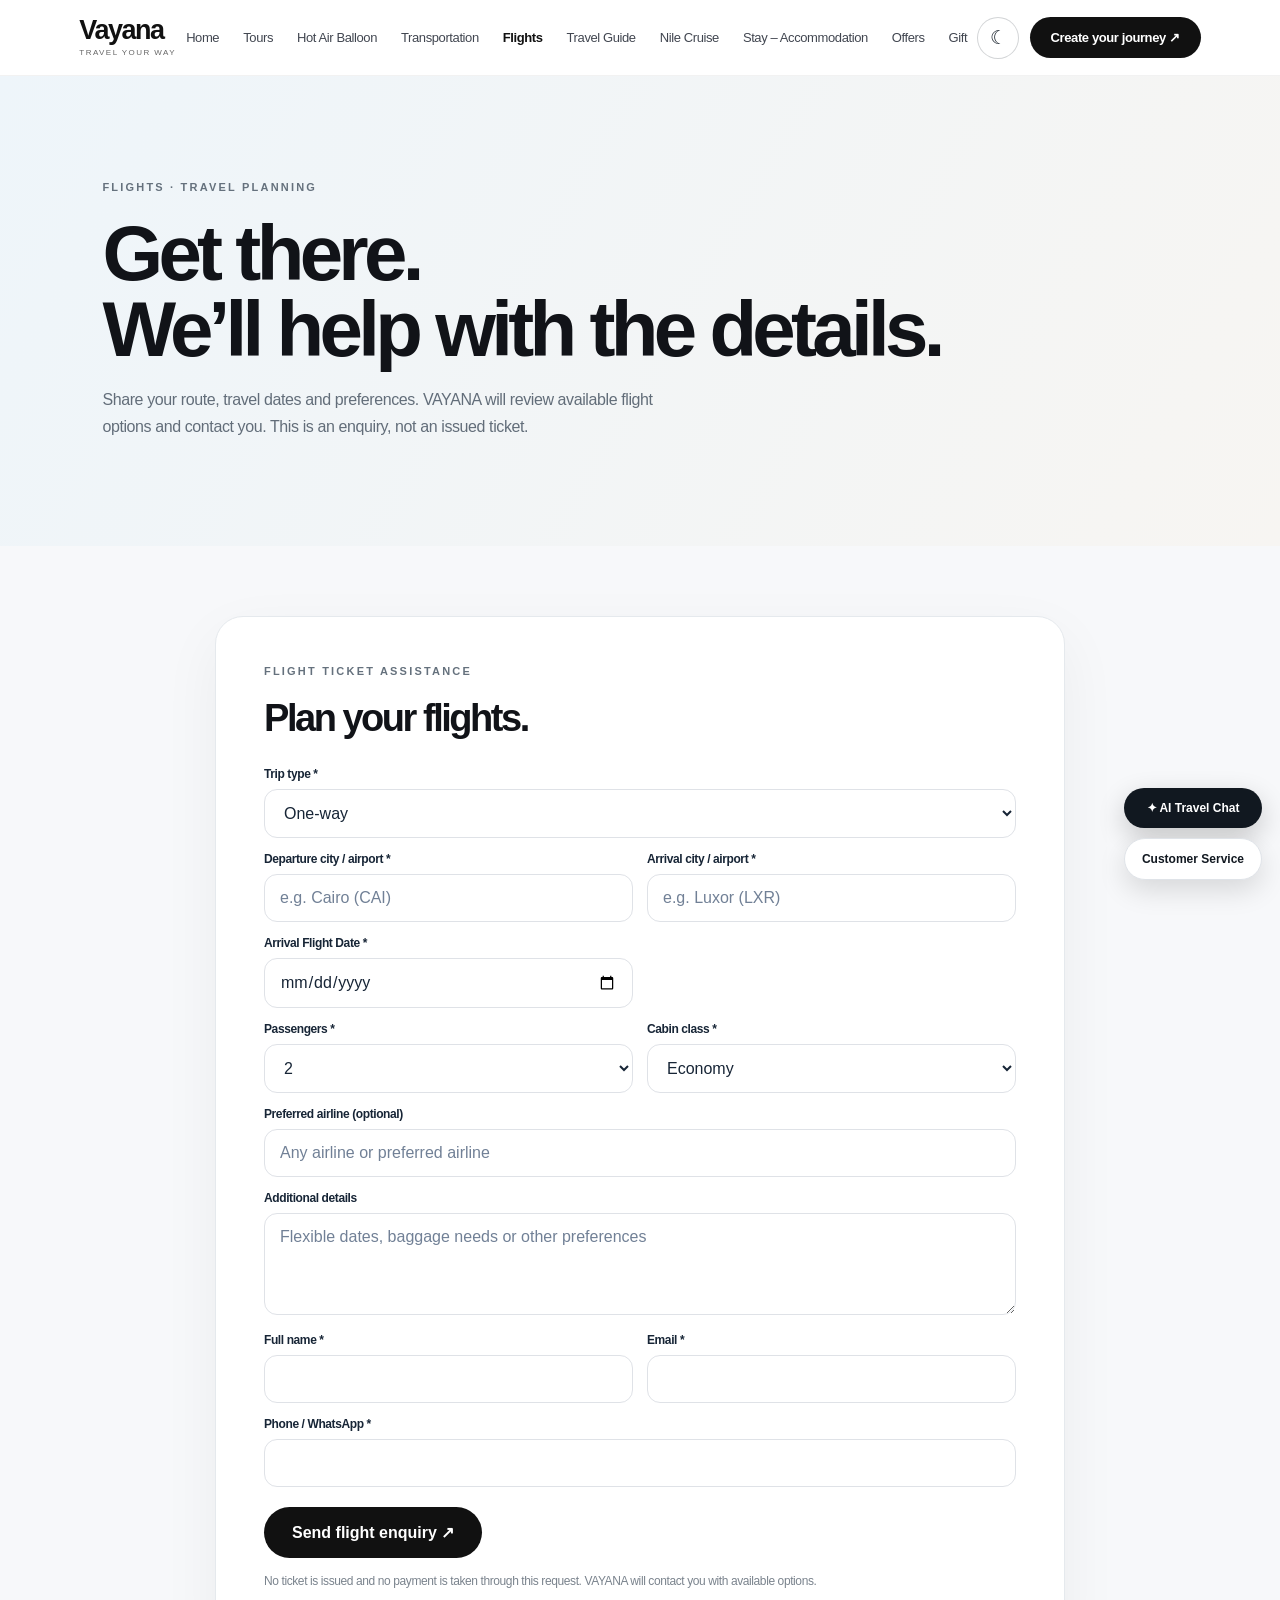
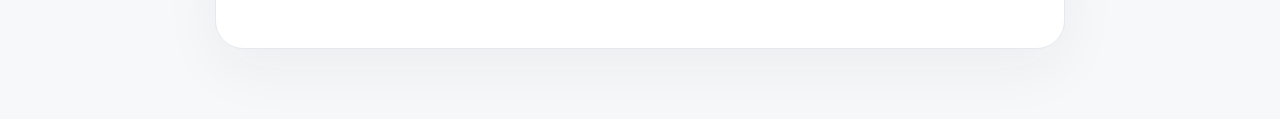
<file: flights.html>
<!doctype html><html lang="en"><head>
<script>
try {
  const savedTheme = localStorage.getItem("vayana-theme");
  const deviceDark = window.matchMedia && window.matchMedia("(prefers-color-scheme: dark)").matches;
  document.documentElement.dataset.vayanaTheme =
    savedTheme === "light" || savedTheme === "dark" ? savedTheme : (deviceDark ? "dark" : "light");
} catch (_) {
  document.documentElement.dataset.vayanaTheme =
    window.matchMedia && window.matchMedia("(prefers-color-scheme: dark)").matches ? "dark" : "light";
}
</script><meta charset="utf-8"><meta name="viewport" content="width=device-width,initial-scale=1"><meta name="theme-color" content="#ffffff"><title>Flights | Vayana — Travel Your Way</title><style>
:root{
  --ink:#111318; --muted:#6e737d; --line:#e7e8eb; --paper:#fff;
  --red:#e63946; --blue:#8ecdf5; --green:#8ccf9b; --pink:#f2a9c2;
  --navy:#14243a; --soft:#f5f7fa; --radius:24px;
}
*{box-sizing:border-box}
html{scroll-behavior:smooth;scroll-padding-top:112px}
body{margin:0;background:#fff;color:var(--ink);font-family:-apple-system,BlinkMacSystemFont,"SF Pro Display","Helvetica Neue",Arial,sans-serif;letter-spacing:-.025em}
a{color:inherit;text-decoration:none}
button,input,select,textarea{font:inherit}
.nav{height:76px;display:flex;align-items:center;justify-content:space-between;padding:0 6.2%;position:sticky;top:0;background:rgba(255,255,255,.86);backdrop-filter:blur(18px);z-index:10;border-bottom:1px solid rgba(0,0,0,.05)}
.brand{display:flex;align-items:center;gap:12px;font-size:25px;font-weight:700;letter-spacing:-.06em}
.mark{width:35px;height:35px;border-radius:12px;background:conic-gradient(from 210deg,var(--red),var(--pink),var(--blue),var(--green),var(--red));position:relative}
.mark:after{content:"";position:absolute;inset:7px;background:white;border-radius:8px;transform:rotate(45deg)}
.brand small{display:block;font-size:9px;letter-spacing:.16em;text-transform:uppercase;color:var(--muted);font-weight:600;margin-top:-2px}
.navlinks{display:flex;gap:24px;align-items:center;font-size:13px;color:#414650;white-space:nowrap}
.navlinks a:hover{color:#000}
.nav-cta,.btn{border:0;border-radius:999px;padding:13px 21px;background:#111;color:white;font-weight:600;font-size:13px;cursor:pointer;transition:.2s}
.nav-cta:hover,.btn:hover{transform:translateY(-2px);box-shadow:0 8px 24px #0002}
.menu{display:none;background:none;border:0;font-size:24px}
.hero{min-height:660px;padding:92px 7% 80px;position:relative;overflow:hidden;background:linear-gradient(115deg,#f7f9fc 0%,#f4f7fa 45%,#e7f2f8 100%);display:flex;align-items:center}
.hero:before{content:"";position:absolute;width:620px;height:620px;border-radius:50%;right:-80px;top:-110px;background:radial-gradient(circle at 35% 35%,#fff 0 10%,#d9eaf2 38%,#a9c6d4 62%,#8fa9b4 100%);opacity:.9}
.hero:after{content:"";position:absolute;width:500px;height:210px;right:2%;bottom:0;background:linear-gradient(160deg,transparent 30%,#d5e0df 30% 40%,#9aafa9 41% 100%);clip-path:polygon(0 75%,25% 45%,45% 66%,70% 10%,100% 55%,100% 100%,0 100%);opacity:.45}
.hero-copy{max-width:540px;position:relative;z-index:2;flex:0 1 48%}
.hero-balloon-gallery{position:relative;z-index:2;flex:1;min-width:360px;max-width:600px;height:470px;margin-left:auto}
.hero-balloon-photo{position:absolute;overflow:hidden;border-radius:28px;box-shadow:0 24px 60px #20384a30;border:7px solid #ffffffb8;background:#dce8ed}
.hero-balloon-photo img{display:block;width:100%;height:100%;object-fit:cover;transition:transform .8s ease}
.hero-balloon-photo:hover img{transform:scale(1.06)}
.hero-balloon-main{width:74%;height:78%;right:0;top:4%}
.hero-balloon-small{width:48%;height:43%;left:0;bottom:0}
.hero-balloon-caption{position:absolute;z-index:3;right:4%;bottom:2%;padding:13px 17px;background:#ffffffdf;backdrop-filter:blur(12px);border:1px solid #ffffff;border-radius:16px;font-size:12px;box-shadow:0 10px 30px #20384a18}
.hero-balloon-caption b{display:block;font-size:15px;margin-bottom:3px}
.eyebrow{font-size:11px;letter-spacing:.2em;text-transform:uppercase;color:#65717d;font-weight:700;margin-bottom:22px}
h1{font-size:clamp(52px,7vw,88px);line-height:.98;letter-spacing:-.075em;margin:0 0 24px;font-weight:700}
.hero p{font-size:19px;line-height:1.55;color:#5e6670;max-width:490px;margin:0 0 32px}
.hero-actions{display:flex;gap:13px;align-items:center}
.btn.secondary{background:#fff;color:#17191e;border:1px solid #dfe3e7}
.hero-note{margin-top:34px;font-size:12px;color:#7c838b}
.hero-note span{display:inline-block;width:7px;height:7px;background:var(--green);border-radius:50%;margin-right:8px}
.float-tag{position:absolute;z-index:3;right:12%;top:22%;padding:13px 17px;border:1px solid #ffffffaa;background:#ffffffb8;backdrop-filter:blur(12px);border-radius:18px;font-size:12px;box-shadow:0 12px 35px #32485b18}
.float-tag b{display:block;font-size:16px;margin-bottom:3px}
.section{padding:95px 7%}
.section-head{text-align:center;max-width:700px;margin:0 auto 44px}
.section-head .eyebrow{margin-bottom:14px}
h2{font-size:clamp(36px,4vw,54px);letter-spacing:-.065em;line-height:1.05;margin:0 0 15px}
.section-head p{color:var(--muted);font-size:16px;line-height:1.6;margin:0}
.features{display:grid;grid-template-columns:repeat(3,1fr);gap:18px;max-width:1160px;margin:auto}
.feature{border:1px solid var(--line);border-radius:22px;padding:27px;background:#fff;min-height:190px}
.icon{width:42px;height:42px;border-radius:14px;display:grid;place-items:center;font-size:20px;margin-bottom:23px}
.icon.red{background:#fff0f1;color:var(--red)}.icon.blue{background:#edf7ff;color:#3189c5}.icon.green{background:#eff9f0;color:#3e9c58}
.feature h3{font-size:18px;margin:0 0 8px;letter-spacing:-.04em}.feature p{margin:0;color:var(--muted);font-size:14px;line-height:1.55}
.customize{background:#f6f7f9;padding:100px 5%}
.form-shell{max-width:1080px;margin:auto;background:white;border:1px solid #e9eaed;border-radius:30px;padding:clamp(22px,4vw,48px);box-shadow:0 18px 60px #1b273510}
.form-title{text-align:center;margin-bottom:35px}
.form-title h2{font-size:42px}
.form-title p{color:var(--muted);margin:0}
.step{margin:32px 0}
.step-label{font-size:15px;font-weight:700;margin-bottom:14px;display:flex;align-items:center;gap:10px}
.step-number{width:25px;height:25px;border-radius:50%;display:grid;place-items:center;background:#111;color:#fff;font-size:11px}
.choice-grid{display:grid;grid-template-columns:repeat(3,1fr);gap:12px}
.choice{border:1px solid #dfe2e7;border-radius:17px;padding:18px 16px;text-align:left;cursor:pointer;background:#fff;min-height:91px;transition:.18s;position:relative}
.choice:hover{border-color:#a7b1bd;transform:translateY(-1px)}
.choice.active{border:1.5px solid #111;background:#fafbfc;box-shadow:0 0 0 3px #11110a}
.choice strong{display:block;font-size:14px;margin-bottom:5px}
.choice small{color:var(--muted);font-size:12px;line-height:1.4}
.choice .emoji{font-size:20px;display:block;margin-bottom:10px}
.choice.active:after{content:"✓";position:absolute;right:12px;top:11px;background:#111;color:white;width:20px;height:20px;border-radius:50%;font-size:12px;display:grid;place-items:center}
.budget .choice:nth-child(1){border-top:3px solid var(--red)}.budget .choice:nth-child(2){border-top:3px solid var(--blue)}.budget .choice:nth-child(3){border-top:3px solid var(--green)}
.field-row{display:grid;grid-template-columns:repeat(2,1fr);gap:14px}
.field label{display:block;font-size:12px;font-weight:650;margin:0 0 8px;color:#444b55}
.field input,.field select,.field textarea{width:100%;padding:14px 15px;border:1px solid #dfe2e7;border-radius:13px;background:#fff;outline:none;color:#17191e}
.field input:focus,.field select:focus,.field textarea:focus{border-color:#777;box-shadow:0 0 0 3px #11110c}
.extras{display:grid;grid-template-columns:repeat(3,1fr);gap:12px}
.extra{display:flex;align-items:center;justify-content:space-between;gap:10px;border:1px solid #e2e5e9;border-radius:16px;padding:15px}
.extra b{display:block;font-size:13px}.extra small{color:var(--muted);font-size:11px}
.switch{appearance:none;width:42px;height:25px;border-radius:99px;background:#d6d9de;position:relative;cursor:pointer;flex:none;transition:.2s}
.switch:checked{background:#111}
.switch:before{content:"";position:absolute;width:19px;height:19px;border-radius:50%;background:#fff;top:3px;left:3px;transition:.2s;box-shadow:0 1px 3px #0003}
.switch:checked:before{left:20px}
.note{font-size:12px;color:var(--muted);line-height:1.5;margin-top:10px}
.submit-row{display:flex;align-items:center;justify-content:space-between;gap:18px;margin-top:32px;padding-top:24px;border-top:1px solid var(--line)}
.submit-row p{font-size:12px;color:var(--muted);margin:0;max-width:450px;line-height:1.5}
.submit{background:#111;color:white;border:0;border-radius:999px;padding:16px 28px;font-weight:650;cursor:pointer;white-space:nowrap}
.submit:hover{background:#30343b}
.split{display:grid;grid-template-columns:1fr 1fr;gap:50px;align-items:center}
.split-art{min-height:390px;border-radius:28px;background:linear-gradient(145deg,#d9eaf0,#f7e7d8 55%,#c5d4c6);position:relative;overflow:hidden}
.split-art:before{content:"";position:absolute;width:330px;height:330px;border-radius:50%;background:#fff8;top:35px;left:50%;transform:translateX(-50%)}
.split-art:after{content:"LUXOR";position:absolute;bottom:24px;left:28px;color:#fff;font-weight:700;font-size:44px;letter-spacing:.18em;text-shadow:0 2px 15px #0004}
.split-copy p{color:var(--muted);line-height:1.7;font-size:16px}
.pills{display:flex;flex-wrap:wrap;gap:9px;margin-top:24px}.pill{padding:9px 13px;border:1px solid var(--line);border-radius:99px;font-size:12px;color:#4d5560}
.footer{padding:42px 7%;background:#11151b;color:white;display:flex;align-items:center;justify-content:space-between;gap:20px}
.footer p{color:#aeb4bd;font-size:12px;margin:6px 0 0}.footer-links{display:flex;gap:22px;color:#c9cdd3;font-size:12px}
.toast{position:fixed;bottom:24px;left:50%;transform:translate(-50%,20px);background:#15191f;color:white;padding:14px 20px;border-radius:14px;font-size:13px;opacity:0;pointer-events:none;transition:.25s;z-index:99999!important;max-width:90%;text-align:center}
.toast.show{opacity:1;transform:translate(-50%,0)}
.hidden{display:none!important}
@media(max-width:800px){
 .nav{padding:8px 4%;height:auto;min-height:66px;flex-wrap:wrap;gap:6px}.navlinks{display:flex!important;order:3;width:100%;gap:20px;overflow-x:auto;justify-content:flex-start;padding:7px 0 5px;scrollbar-width:none}.navlinks::-webkit-scrollbar{display:none}.nav-cta,.menu{display:none}
 .hero{min-height:610px;padding:75px 6% 65px;align-items:flex-start}.hero:before{width:430px;height:430px;right:-170px;top:220px}.float-tag{right:6%;top:auto;bottom:55px}
 .section{padding:72px 6%}.features{grid-template-columns:1fr}.feature{min-height:0}
 .customize{padding:70px 4%}.choice-grid{grid-template-columns:1fr}.choice{min-height:75px}
 .extras{grid-template-columns:1fr}.field-row{grid-template-columns:1fr}
 .submit-row{align-items:stretch;flex-direction:column}.submit{width:100%}
 .split{grid-template-columns:1fr}.split-art{min-height:280px}
 .footer{flex-direction:column;align-items:flex-start}.footer-links{flex-wrap:wrap}
}

/* Vayana experimental expansion */
.extra-section{padding:86px 7%;max-width:1440px;margin:auto}
.extra-head{max-width:760px;margin:0 auto 38px;text-align:center}
.extra-head .eyebrow{color:#777;font-size:11px;letter-spacing:.16em;text-transform:uppercase;font-weight:750}
.extra-head h2{font-size:clamp(34px,5vw,58px);letter-spacing:-.06em;line-height:1.02;margin:12px 0}
.extra-head p{color:#6b7078;line-height:1.75;font-size:14px}
.extra-grid{display:grid;grid-template-columns:repeat(3,1fr);gap:16px}
.extra-card{background:#fff;border:1px solid #e8e8e8;border-radius:22px;padding:25px;box-shadow:0 10px 30px #11111108}
.extra-card h3{font-size:19px;letter-spacing:-.035em;margin:10px 0}
.extra-card p,.extra-card li{font-size:13px;line-height:1.7;color:#666}
.extra-icon{width:42px;height:42px;border-radius:14px;display:grid;place-items:center;background:#f3f4f5;font-size:20px}
.extra-dark{background:#15191f;color:#fff;border-radius:28px}
.extra-dark .extra-head p,.extra-dark .extra-card p{color:#c2c5ca}
.extra-dark .extra-card{background:#20252d;border-color:#353b45}
.builder-layout,.estimator-layout,.tracker-layout{display:grid;grid-template-columns:1fr 1fr;gap:22px;align-items:start}
.builder-panel,.builder-summary,.estimator-panel,.estimator-result,.tracker-panel{background:#fff;border:1px solid #e8e8e8;border-radius:22px;padding:25px}
.builder-options{display:flex;flex-wrap:wrap;gap:9px;margin:14px 0}
.builder-chip{border:1px solid #ddd;background:white;padding:10px 13px;border-radius:99px;font-size:12px;cursor:pointer}
.builder-chip.active{background:#171a20;color:#fff;border-color:#171a20}
.builder-summary{background:#f7f7f5;position:sticky;top:90px}
.builder-summary ol{padding-left:20px;color:#555;font-size:13px;line-height:1.9}
.extra-field{display:grid;gap:7px;margin:13px 0}
.extra-field label{font-size:12px;font-weight:700}
.extra-field select,.extra-field input{width:100%;padding:12px;border:1px solid #ddd;border-radius:11px;background:white}
.extra-button{border:0;background:#171a20;color:#fff;padding:13px 19px;border-radius:99px;font-weight:700;cursor:pointer}
.extra-button.light{background:#fff;color:#171a20;border:1px solid #ddd}
.extra-note{font-size:11px;color:#777;line-height:1.6;margin-top:12px}
.comparison{width:100%;border-collapse:collapse;background:white;border-radius:18px;overflow:hidden}
.comparison th,.comparison td{padding:16px;text-align:left;border-bottom:1px solid #eee;font-size:13px}
.comparison th{background:#f5f5f3}
.gift-grid,.journal-grid,.moments-grid{display:grid;grid-template-columns:repeat(3,1fr);gap:16px}
.gift-card,.journal-card,.moment-card{border-radius:22px;overflow:hidden;background:white;border:1px solid #e8e8e8}
.gift-card img,.journal-card img,.moment-card img{width:100%;height:190px;object-fit:cover;display:block}
.gift-card div,.journal-card div,.moment-card div{padding:20px}
.gift-card h3,.journal-card h3,.moment-card h3{margin:0 0 7px;font-size:18px}
.gift-card p,.journal-card p,.moment-card p{font-size:12px;color:#666;line-height:1.65}
.guide-placeholder{border:1px dashed #bbb;border-radius:18px;padding:24px;text-align:center;background:#fafafa}
.review-placeholder{padding:28px;border-radius:20px;background:#f6f6f4;text-align:center}
.lang-switch{display:flex;gap:8px;justify-content:center;margin-top:18px}
.lang-switch button{border:1px solid #ddd;background:#fff;border-radius:99px;padding:8px 14px;cursor:pointer}
.lang-switch button.active{background:#171a20;color:white}
.status-steps{display:grid;grid-template-columns:repeat(4,1fr);gap:8px;margin-top:20px}
.status-step{border:1px solid #ddd;border-radius:13px;padding:12px;text-align:center;font-size:11px;color:#777}
.status-step.active{background:#eaf5ed;border-color:#8ccf9b;color:#245c34;font-weight:750}
.whatsapp-float{position:fixed;right:22px;bottom:22px;z-index:50;background:#1f9d59;color:white;text-decoration:none;padding:14px 18px;border-radius:99px;font-size:13px;font-weight:750;box-shadow:0 8px 28px #0003}
@media(max-width:850px){.extra-section{padding:68px 5%}.extra-grid,.gift-grid,.journal-grid,.moments-grid{grid-template-columns:1fr}.builder-layout,.estimator-layout,.tracker-layout{grid-template-columns:1fr}.builder-summary{position:static}.status-steps{grid-template-columns:1fr 1fr}.comparison th,.comparison td{padding:10px 8px;font-size:11px}}

</style><style>
/* Experimental Home additions — isolated from the original sections */
.balloon-experience{padding:105px 7%;display:grid;grid-template-columns:.82fr 1.18fr;gap:6%;align-items:center;background:#f7f9fb;overflow:hidden}
.balloon-experience-head{max-width:440px}.balloon-experience-head .eyebrow{color:#71808d}.balloon-experience-head h2{font-size:clamp(40px,5vw,65px);line-height:1.02;letter-spacing:-.07em;margin:0 0 20px}.balloon-experience-head h2 span{color:#7faec8}.balloon-experience-head p{font-size:16px;line-height:1.7;color:#68727d;margin:0 0 27px}
.balloon-mosaic{height:510px;position:relative;min-width:0}.balloon-shot{position:absolute;margin:0;overflow:hidden;border-radius:25px;background:#dce7ed;box-shadow:0 22px 55px #1c34451c;border:6px solid #fff}.balloon-shot img{width:100%;height:100%;display:block;object-fit:cover;transition:transform 1s cubic-bezier(.2,.7,.2,1)}.balloon-shot:hover img{transform:scale(1.06)}.balloon-shot figcaption{position:absolute;left:14px;bottom:14px;padding:10px 13px;border-radius:12px;background:#ffffffdf;backdrop-filter:blur(10px);font-size:11px;font-weight:650;color:#202832}.balloon-shot-large{left:0;top:5%;width:59%;height:83%}.balloon-shot-top{right:0;top:0;width:43%;height:47%}.balloon-shot-bottom{right:0;bottom:0;width:43%;height:47%}
.luxor-panorama{min-height:490px;position:relative;display:flex;align-items:center;padding:80px 8%;overflow:hidden;background:#101820;color:white}.panorama-image{position:absolute;inset:0;background:linear-gradient(90deg,#101820f2 0%,#101820c9 44%,#10182030 100%),url('./cruise-ship-aerial-01.jpg') center/cover;transform:scale(1.01)}.panorama-copy{position:relative;z-index:1;max-width:520px}.panorama-copy .eyebrow{color:#9dc9e8}.panorama-copy h2{font-size:clamp(42px,5.5vw,68px);line-height:1.02;margin-bottom:18px}.panorama-copy p{max-width:440px;color:#d1d8df;line-height:1.7;margin:0 0 26px}.panorama-stamp{position:absolute;right:7%;bottom:34px;font-size:12px;letter-spacing:.28em;color:#fff;font-weight:700}.panorama-stamp span{display:block;font-size:9px;letter-spacing:.4em;color:#c4d4df;margin-top:5px}
@media(max-width:800px){.balloon-experience{grid-template-columns:1fr;padding:76px 6%;gap:28px}.balloon-mosaic{height:390px}.balloon-shot-large{height:82%;width:61%}.balloon-shot-top,.balloon-shot-bottom{width:43%;height:46%}.luxor-panorama{min-height:460px;padding:70px 7%}.panorama-image{background-position:58% center}.panorama-stamp{right:7%;bottom:22px}}
@media(prefers-reduced-motion:reduce){.balloon-shot img{transition:none}}
</style><style>
/* Vayana Transportation, realistic map and chat interface */
.transportation-page{padding:88px 6%;background:linear-gradient(135deg,#f5f7fa,#eef3f7);display:grid;grid-template-columns:.85fr 1.15fr;gap:42px;align-items:start}
.transportation-hero{position:sticky;top:125px;padding:35px 10px}
.transportation-hero h2{font-size:clamp(42px,5vw,66px);line-height:1.02}
.transportation-hero p{color:var(--muted);font-size:16px;line-height:1.8;max-width:460px}
.transport-tags{display:flex;flex-wrap:wrap;gap:9px;margin-top:28px}.transport-tags span{padding:9px 13px;border:1px solid #dce2e8;border-radius:99px;background:#ffffffa8;font-size:11px}
.transport-form-shell{background:#fff;border:1px solid #e3e7eb;border-radius:26px;padding:clamp(22px,4vw,38px);box-shadow:0 20px 55px #17212b10}
.transport-form-heading h3{font-size:27px;margin:0 0 7px;letter-spacing:-.05em}.transport-form-heading p{color:var(--muted);font-size:13px;margin:0 0 25px}
.transport-fields{margin-top:17px;padding:18px;background:#f8f9fb;border:1px solid #edf0f3;border-radius:17px}
.transport-subfields{margin-top:15px;padding-top:15px;border-top:1px solid #e4e8ed}.transport-subfields h4{margin:0 0 13px;font-size:14px}
.transport-contact{margin-top:18px}.transport-hint,.transport-disclaimer{font-size:11px;line-height:1.65;color:#7c8590}.sunset-note{display:flex;gap:13px;align-items:center;background:#fff7eb;border:1px solid #f4e1c2;padding:16px;border-radius:14px;margin-top:14px}.sunset-note>span{font-size:24px;color:#c98a37}.sunset-note b,.sunset-note small{display:block}.sunset-note small{font-size:11px;color:#7e7567;margin-top:4px;line-height:1.5}.transport-disclaimer{margin:13px 0 0}
.chat-launchers{position:fixed;right:18px;bottom:20px;z-index:60;display:flex;flex-direction:column;gap:10px}
.chat-launcher{border:0;border-radius:99px;padding:13px 17px;background:#111820;color:#fff;box-shadow:0 10px 28px #0003;font-size:12px;font-weight:700;cursor:pointer}
.chat-launcher.service{background:#fff;color:#111820;border:1px solid #dfe3e8}
.chat-panel{position:fixed;right:18px;bottom:145px;width:min(360px,calc(100vw - 30px));background:#fff;border:1px solid #e3e7eb;border-radius:20px;box-shadow:0 20px 60px #0003;z-index:61;overflow:hidden}
.chat-panel[hidden]{display:none}.chat-head{padding:15px 17px;background:#111820;color:#fff;display:flex;justify-content:space-between;align-items:center}.chat-head small{display:block;color:#c3ccd4;font-size:10px;margin-top:3px}.chat-close{background:none;border:0;color:#fff;font-size:22px;cursor:pointer}
.chat-messages{padding:15px;max-height:250px;overflow:auto;background:#f7f8fa}.chat-bubble{background:#fff;border:1px solid #e7eaee;border-radius:13px;padding:10px 12px;font-size:12px;line-height:1.55;margin:0 0 9px;max-width:92%}.chat-bubble.user{margin-left:auto;background:#eaf4fb}.chat-compose{display:flex;gap:8px;padding:12px}.chat-compose input{min-width:0;flex:1;border:1px solid #dfe3e8;border-radius:99px;padding:11px 13px;font-size:12px}.chat-compose button,.chat-action{border:0;border-radius:99px;background:#111820;color:#fff;padding:10px 13px;font-size:11px;font-weight:700;cursor:pointer}
.service-chat-body{padding:16px}.service-chat-body p{font-size:12px;line-height:1.6;color:#626b75}.service-chat-body label{display:block;font-size:11px;font-weight:700;margin:12px 0 6px}.service-chat-body input,.service-chat-body textarea,.service-chat-body select{width:100%;border:1px solid #dfe3e8;border-radius:10px;padding:10px;font:inherit;font-size:12px}
.service-price{background:#f5f7fa;border-radius:12px;padding:12px;font-size:12px;line-height:1.6;margin:12px 0}
@media(max-width:850px){.transportation-page{grid-template-columns:1fr;gap:10px;padding:65px 5%}.transportation-hero{position:static;padding:10px 0 20px}}
.chat-launchers{right:10px;bottom:12px}.chat-launcher{padding:11px 13px;font-size:11px}.chat-panel{right:10px;bottom:130px}}
</style><style>
.mark.bag-mark{border-radius:0;background:none;position:relative;width:36px;height:36px;animation:bagHue 20s linear infinite}
.mark.bag-mark:before{content:"";position:absolute;left:3px;right:3px;top:11px;bottom:2px;border:3px solid var(--bag-color,#e63946);border-radius:7px 7px 9px 9px;background:transparent}
.mark.bag-mark:after{content:"";position:absolute;left:12px;top:3px;width:10px;height:10px;border:3px solid var(--bag-color,#e63946);border-bottom:0;border-radius:7px 7px 0 0;background:transparent;transform:none;inset:auto}
@keyframes bagHue{0%,19%{--bag-color:#e63946}20%,39%{--bag-color:#8ecdf5}40%,59%{--bag-color:#8ccf9b}60%,79%{--bag-color:#f2a9c2}80%,100%{--bag-color:#e63946}}
.wizard-tabs{display:flex;justify-content:center;gap:10px;margin:0 auto 30px;flex-wrap:wrap}.wiz-tab{border:1px solid #dfe2e7;background:#fff;border-radius:99px;padding:12px 20px;font-size:13px;font-weight:650;cursor:pointer}.wiz-tab.active{background:#111;color:#fff;border-color:#111}.wiz-panel{display:none}.wiz-panel.active{display:block}.hotel-grid .choice{min-height:90px}
.comfort-grid .choice:nth-child(1){border-top:3px solid var(--red)}.comfort-grid .choice:nth-child(2){border-top:3px solid var(--blue)}.comfort-grid .choice:nth-child(3){border-top:3px solid var(--green)}
.optional-grid{display:grid;grid-template-columns:repeat(2,minmax(0,1fr));gap:12px}.optional-card{display:flex;align-items:center;justify-content:space-between;gap:14px;border:1px solid #e2e5e9;border-radius:16px;padding:16px}.optional-card b{display:block;font-size:13px}.optional-card small{display:block;color:var(--muted);font-size:11px;margin-top:4px}
.ios-switch{position:relative;display:inline-block;width:48px;height:28px;flex:none}.ios-switch input{opacity:0;width:0;height:0}.ios-switch span{position:absolute;inset:0;background:#d5d8dd;border-radius:99px;transition:.25s;cursor:pointer}.ios-switch span:before{content:"";position:absolute;width:22px;height:22px;left:3px;top:3px;background:white;border-radius:50%;box-shadow:0 1px 4px #0003;transition:.25s}.ios-switch input:checked+span{background:#111}.ios-switch input:checked+span:before{transform:translateX(20px)}
.package-intro{text-align:center;margin:20px 0 28px}.package-intro h2{font-size:38px}.package-intro p,.package-note{color:var(--muted);line-height:1.6}
.package-cards{display:grid;grid-template-columns:repeat(2,minmax(0,1fr));gap:18px}.package-card{border:1px solid #e2e5e9;border-radius:22px;overflow:hidden;background:#fff}.package-card h3{margin:0;font-size:21px}.package-card .pc-body{padding:20px}.package-card p{color:var(--muted);font-size:13px;line-height:1.6}.package-card .gallery{display:grid;grid-template-columns:repeat(3,1fr);gap:3px;height:160px}.package-card .gallery img{width:100%;height:100%;object-fit:cover}.package-card .pc-meta{font-size:11px;letter-spacing:.08em;text-transform:uppercase;color:#777;margin-bottom:8px}.package-card button{background:#111;color:white;border:0;border-radius:99px;padding:12px 18px;font-weight:600;cursor:pointer}
.itinerary{border-top:1px solid #eee;margin-top:16px;padding-top:15px}.stop-row{display:flex;align-items:center;gap:8px;margin:8px 0;font-size:13px}.stop-row select{flex:1;min-width:0;padding:9px;border:1px solid #ddd;border-radius:10px}.stop-row .remove{border:0;background:#f4f4f4;border-radius:8px;padding:8px;cursor:pointer}.replace-wrap{background:#f7f8fa;border-radius:14px;padding:12px;margin-top:12px}.replace-wrap label{font-size:12px;font-weight:700}.replace-wrap select{width:100%;margin-top:7px;padding:10px;border:1px solid #ddd;border-radius:10px}
.place-detail{margin:18px 0;padding-bottom:15px;border-bottom:1px solid #eee}.place-detail h4{margin:0 0 10px;font-size:16px}.stop-gallery{height:125px!important;border-radius:12px;overflow:hidden}.package-note{font-size:12px;margin:22px 0 0;padding:16px;background:#f7f8fa;border-radius:14px}
@media(max-width:760px){.package-cards{grid-template-columns:1fr}.optional-grid{grid-template-columns:1fr}.package-card .gallery{height:140px}.wizard-tabs{gap:6px}.wiz-tab{padding:10px 13px;font-size:12px}}
</style><style>

/* Apple-inspired motion: calm reveals, cinematic image drift and soft color accents */
.hero{isolation:isolate;}
.hero:before{animation:heroOrb 14s ease-in-out infinite alternate;transform-origin:center;}
.hero:after{animation:landscapeFloat 18s ease-in-out infinite alternate;}
.hero-copy>*{animation:heroEnter .85s both;}
.hero-copy .eyebrow{animation-delay:.08s}.hero-copy h1{animation-delay:.18s}.hero-copy p{animation-delay:.3s}.hero-copy .hero-actions{animation-delay:.42s}.hero-copy .hero-note{animation-delay:.54s}
.float-tag{animation:tagFloat 6s ease-in-out infinite;}
.temple-tile{position:relative;isolation:isolate;opacity:0;transform:translateY(26px) scale(.985);transition:transform .65s cubic-bezier(.2,.7,.2,1),filter .4s,opacity .7s;}
.temple-tile.is-visible{opacity:1;transform:translateY(0) scale(1)}
.temple-tile:before{content:"";position:absolute;inset:0;background:var(--tile) center/cover;z-index:-2;transition:transform 1.2s cubic-bezier(.2,.7,.2,1);}
.temple-tile:hover:before{transform:scale(1.08)}
.temple-tile:after{content:"";position:absolute;inset:0;background:linear-gradient(135deg,#e6394620,#8ecdf520,#8ccf9b18);opacity:.55;pointer-events:none;z-index:-1}
.temple-heading,.feature,.split-copy,.form-title,.package-intro{opacity:0;transform:translateY(22px);transition:opacity .75s ease,transform .75s cubic-bezier(.2,.7,.2,1)}
.temple-heading.is-visible,.feature.is-visible,.split-copy.is-visible,.form-title.is-visible,.package-intro.is-visible{opacity:1;transform:translateY(0)}
.feature{transition-delay:var(--reveal-delay,0s)}
.balloon-experience-head,.balloon-shot,.panorama-copy{opacity:0;transform:translateY(22px);transition:opacity .8s ease,transform .8s cubic-bezier(.2,.7,.2,1)}
.balloon-experience-head.is-visible,.balloon-shot.is-visible,.panorama-copy.is-visible{opacity:1;transform:translateY(0)}
@keyframes heroEnter{from{opacity:0;transform:translateY(22px)}to{opacity:1;transform:translateY(0)}}
@keyframes heroOrb{from{transform:translate3d(0,0,0) scale(1)}to{transform:translate3d(-28px,24px,0) scale(1.06)}}
@keyframes landscapeFloat{from{transform:translateX(0)}to{transform:translateX(-22px)}}
@keyframes tagFloat{0%,100%{transform:translateY(0)}50%{transform:translateY(-9px)}}
@media(prefers-reduced-motion:reduce){*,*:before,*:after{animation:none!important;transition:none!important;scroll-behavior:auto!important}.temple-tile,.temple-heading,.feature,.split-copy,.form-title,.package-intro,.balloon-experience-head,.balloon-shot,.panorama-copy{opacity:1;transform:none}}

.temple-showcase{padding:100px 6%;background:#101820;color:white}.temple-heading{text-align:center;max-width:760px;margin:0 auto 42px}.temple-heading .eyebrow{color:#9dc9e8}.temple-heading h2{font-size:clamp(40px,6vw,68px);line-height:1.02}.temple-heading h2 span{color:#8ecdf5}.temple-heading p{color:#c3cbd3;line-height:1.6}.temple-grid{max-width:1250px;margin:auto;display:grid;grid-template-columns:1.4fr 1fr 1fr;grid-auto-rows:230px;gap:14px}.temple-tile{border:0;border-radius:22px;overflow:hidden;text-align:left;color:white;padding:22px;display:flex;flex-direction:column;justify-content:flex-end;align-items:flex-start;background-image:linear-gradient(0deg,#07111bdc,transparent 75%),var(--tile);background-position:center;background-size:cover;cursor:pointer;transition:.3s}.temple-tile:hover{transform:translateY(-4px);filter:saturate(1.12)}.temple-tile span{font-size:25px;font-weight:700;letter-spacing:-.04em}.temple-tile small{font-size:12px;margin-top:5px;color:#eef4f8}.temple-wide{grid-row:span 2}.temple-modal{display:none;position:fixed;inset:0;background:#07111bd9;z-index:50;padding:20px;align-items:center;justify-content:center}.temple-modal.open{display:flex}.temple-modal-card{max-width:760px;width:100%;max-height:90vh;overflow:auto;background:white;color:#15191e;border-radius:24px;padding:30px;position:relative}.temple-modal-card h2{font-size:36px}.temple-modal-card p{line-height:1.7;color:#606975}.temple-modal-card img{width:100%;height:270px;object-fit:cover;border-radius:16px;margin:12px 0}.modal-close{position:absolute;right:15px;top:12px;border:0;background:#f0f2f4;border-radius:50%;width:36px;height:36px;font-size:24px;cursor:pointer}.balloon-only{display:flex;align-items:center;justify-content:space-between;gap:20px;padding:22px;margin:20px 0 28px;border-radius:20px;background:linear-gradient(110deg,#fff0f2,#edf7ff,#eff9f0);border:1px solid #e8e9eb}.balloon-only h3{font-size:21px;margin:0 0 6px}.balloon-only p{margin:0;color:#626b75;font-size:13px}.balloon-only button,.package-request{background:#111;color:white;border:0;border-radius:99px;padding:14px 20px;font-weight:650;cursor:pointer;white-space:nowrap}.package-booking{margin-top:18px;padding:16px;background:#f7f8fa;border-radius:16px}.package-booking h4{margin:0 0 12px}.package-booking .field-row{margin-top:10px}.package-booking textarea{min-height:80px}.fixed-shared{background:#fff8ed;border:1px solid #f0dfc5;border-radius:12px;padding:12px;font-size:12px;color:#70532d;margin:12px 0}.package-request{margin-top:14px;width:100%}
@media(max-width:760px){.hero{min-height:unset;display:block;padding:70px 6% 48px}.hero-copy{max-width:100%}.hero-balloon-gallery{min-width:0;width:100%;height:340px;margin:38px 0 0}.hero-balloon-main{width:76%;height:78%}.hero-balloon-small{width:48%;height:43%}.hero-balloon-caption{right:1%;bottom:-2%}.float-tag{position:relative;right:auto;top:auto;bottom:auto;display:inline-block;margin:18px 0 0}.temple-showcase{padding:72px 5%}.temple-grid{grid-template-columns:1fr 1fr;grid-auto-rows:190px}.temple-wide{grid-row:auto;grid-column:span 2}.balloon-only{align-items:stretch;flex-direction:column}.balloon-only button{width:100%}.temple-modal-card{padding:22px}}
</style><style>.standalone-hero{padding:105px 8% 90px;background:linear-gradient(120deg,#edf4f8,#f8f7f4);}.standalone-hero h1{font-size:clamp(44px,7vw,78px);line-height:.98;letter-spacing:-.06em;margin:18px 0}.standalone-hero p{max-width:560px;color:#626d79;line-height:1.7}.standalone-form-section{padding:70px 5%;background:#f7f8fa}.standalone-form{max-width:850px;margin:auto;padding:clamp(24px,4vw,48px);border:1px solid #e5e9ed;border-radius:28px;background:white;box-shadow:0 20px 60px #18232e0d}.standalone-form h2{font-size:38px;margin:6px 0 28px}.form-footnote{font-size:12px;color:#7a838d;margin-top:16px}.site-nav .navlinks a.active{font-weight:800;color:#111}.site-nav .menu{display:none}@media(max-width:900px){.site-nav .navlinks{display:none}.site-nav.nav-open .navlinks{display:flex;position:absolute;top:76px;left:16px;right:16px;z-index:100;flex-direction:column;padding:18px;background:white;border:1px solid #e6e9ed;border-radius:18px}.site-nav .menu{display:block}}@media(max-width:650px){.nav-cta{display:none!important}}
.mark.bag-mark{animation:none!important;--bag-color:#111!important}.mark.bag-mark:before,.mark.bag-mark:after{border-color:#111!important}</style><meta name="description" content="Request flight booking assistance with VAYANA. Share your route, flight dates, passenger count and cabin preferences."><link rel="canonical" href="https://vayana-travel.firebaseapp.com/flights.html"><meta property="og:type" content="website"><meta property="og:title" content="Flights | Vayana — Travel Your Way"><meta property="og:description" content="Request flight booking assistance with VAYANA. Share your route, flight dates, passenger count and cabin preferences."><meta property="og:url" content="https://vayana-travel.firebaseapp.com/flights.html"><meta name="twitter:card" content="summary_large_image">
<style id="vayana-approved-wordmark">
.brand-lockup{display:flex;flex-direction:column;align-items:flex-start;line-height:1}
.brand-wordmark{display:inline-flex;align-items:center;gap:0;font-size:1em;font-weight:800;letter-spacing:-.075em;line-height:.95;white-space:nowrap}
.brand-v,.brand-rest{background:linear-gradient(100deg,#e63946 0%,#f2a9c2 34%,#8ecdf5 68%,#8ccf9b 100%);-webkit-background-clip:text;background-clip:text;color:transparent}
.brand-tree{display:inline-block;position:relative;width:.72em;height:1.08em;margin:0 .015em;flex:none;top:.12em}
.brand-tree i{position:absolute;inset:0 0 .15em;background:linear-gradient(145deg,#70bd83 0%,#25834e 58%,#12633d 100%);clip-path:polygon(50% 0,61% 24%,55% 24%,75% 49%,66% 49%,91% 78%,61% 78%,76% 100%,24% 100%,39% 78%,9% 78%,34% 49%,25% 49%,45% 24%,39% 24%);filter:drop-shadow(0 1px 1px #17452a55)}
.brand-tree i:before{content:"";position:absolute;left:39%;top:0;width:22%;height:12%;background:#fff;border-radius:50%}
.brand-tree b{position:absolute;bottom:0;left:43%;width:14%;height:.17em;background:#9a704b;border-radius:1px}
.brand-lockup>small{display:block;font-size:9px;letter-spacing:.16em;text-transform:uppercase;color:var(--muted);font-weight:600;margin-top:4px}
.footer .brand-lockup>small{color:#aeb4bd}
.mark.bag-mark{display:none!important}
</style><style id="vayana-approved-winter-wordmark">
.brand-wordmark{letter-spacing:-.075em}
.brand-v{color:#f08ab5}
.brand-y-gift{display:inline-block;position:relative;background:linear-gradient(180deg,#9dd9ff 0%,#62b5ed 100%);-webkit-background-clip:text;background-clip:text;color:transparent;padding:0 .025em}
.brand-y-gift:after{content:"";position:absolute;left:48%;top:9%;height:82%;width:13%;background:linear-gradient(90deg,#e43d4b,#ff7881);transform:rotate(39deg);border-radius:3px;box-shadow:0 0 0 1px #fff5}
.brand-y-gift:before{content:"";position:absolute;z-index:2;left:38%;top:-3%;width:30%;height:15%;background:radial-gradient(ellipse at 30% 50%,#ed5362 0 38%,transparent 42%),radial-gradient(ellipse at 70% 50%,#f47c86 0 38%,transparent 42%);transform:rotate(12deg);filter:drop-shadow(0 1px 1px #8b263355)}
.brand-tree i{background:linear-gradient(145deg,#7acb91 0%,#25834e 58%,#12633d 100%)}
.brand-tree i:after{content:"";position:absolute;left:8%;top:17%;width:84%;height:10%;border-radius:50%;border-top:3px solid #fff;transform:rotate(-8deg);opacity:.95;box-shadow:0 12px 0 -1px #fff,0 26px 0 -1px #fff}
.brand-tree b{z-index:2}
</style><style id="vayana-text-only-wordmark">
.brand{display:flex!important;align-items:center!important;gap:0!important;color:#111!important}
.brand .mark,.brand .bag-mark{display:none!important}
.brand .vayana-word-only{display:block!important;color:#111!important;font-family:inherit!important;font-size:27px!important;font-weight:800!important;letter-spacing:-.055em!important;line-height:1!important}
.brand .vayana-word-only small{display:block!important;color:#666!important;font-size:8px!important;font-weight:500!important;letter-spacing:.18em!important;line-height:1.4!important;margin-top:3px!important}
@media(max-width:700px){.brand .vayana-word-only{font-size:24px!important}}
</style><style id="home-chat-style-match">
/* Match the Home chat controls and panels without changing chat behavior. */
.chat-launchers{position:fixed!important;right:18px!important;bottom:20px!important;z-index:60!important;display:flex!important;flex-direction:column!important;gap:10px!important}
.chat-launcher{border:0!important;border-radius:99px!important;padding:13px 17px!important;background:#111820!important;color:#fff!important;box-shadow:0 10px 28px #0003!important;font-size:12px!important;font-weight:700!important;cursor:pointer!important}
.chat-launcher.service{background:#fff!important;color:#111820!important;border:1px solid #dfe3e8!important}
.chat-panel{position:fixed!important;right:18px!important;bottom:145px!important;width:min(360px,calc(100vw - 30px))!important;background:#fff!important;border:1px solid #e3e7eb!important;border-radius:20px!important;box-shadow:0 20px 60px #0003!important;z-index:61!important;overflow:hidden!important}
.chat-panel[hidden]{display:none!important}
.chat-head{padding:15px 17px!important;background:#111820!important;color:#fff!important;display:flex!important;justify-content:space-between!important;align-items:center!important}
.chat-head b,.chat-head small,.chat-close{color:#fff!important}
.chat-head small{display:block!important;color:#c3ccd4!important;font-size:10px!important;margin-top:3px!important}
.chat-close{background:none!important;border:0!important;color:#fff!important;font-size:22px!important;cursor:pointer!important}
.chat-messages{padding:15px!important;max-height:250px!important;overflow:auto!important;background:#f7f8fa!important}
.chat-bubble{background:#fff!important;border:1px solid #e7eaee!important;border-radius:13px!important;padding:10px 12px!important;font-size:12px!important;line-height:1.55!important;margin:0 0 9px!important;max-width:92%!important;color:#111820!important}
.chat-bubble.user{margin-left:auto!important;background:#eaf4fb!important}
.chat-compose{display:flex!important;gap:8px!important;padding:12px!important;background:#fff!important}
.chat-compose input{min-width:0!important;flex:1!important;background:#fff!important;color:#111820!important;border:1px solid #dfe3e8!important;border-radius:99px!important;padding:11px 13px!important;font-size:12px!important}
.chat-compose button,.chat-action{border:0!important;border-radius:99px!important;background:#111820!important;color:#fff!important;padding:10px 13px!important;font-size:11px!important;font-weight:700!important;cursor:pointer!important}
.service-chat-body{padding:16px!important;background:#fff!important;color:#111820!important}
.service-chat-body p{font-size:12px!important;line-height:1.6!important;color:#626b75!important}
.service-chat-body label{display:block!important;font-size:11px!important;font-weight:700!important;margin:12px 0 6px!important;color:#111820!important}
.service-chat-body input,.service-chat-body textarea,.service-chat-body select{width:100%!important;background:#fff!important;color:#111820!important;border:1px solid #dfe3e8!important;border-radius:10px!important;padding:10px!important;font:inherit!important;font-size:12px!important}
.service-price{background:#f5f7fa!important;color:#111820!important;border-radius:12px!important;padding:12px!important;font-size:12px!important;line-height:1.6!important;margin:12px 0!important}
@media(max-width:650px){.chat-launchers{right:10px!important;bottom:12px!important}.chat-launcher{padding:11px 13px!important;font-size:11px!important}.chat-panel{right:10px!important;bottom:130px!important}}
</style>

<style id="home-identical-chat-window">
/* Match the Home page chat windows exactly; force opaque surfaces on every page. */
.chat-panel{
 position:fixed!important;right:18px!important;bottom:145px!important;
 width:min(360px,calc(100vw - 30px))!important;
 background:#fff!important;background-color:#fff!important;
 border:1px solid #e3e7eb!important;border-radius:20px!important;
 box-shadow:0 20px 60px #0003!important;z-index:61!important;overflow:hidden!important;
 opacity:1!important;backdrop-filter:none!important;-webkit-backdrop-filter:none!important;
}
.chat-panel[hidden]{display:none!important}
.chat-head{
 padding:15px 17px!important;background:#111820!important;background-color:#111820!important;
 color:#fff!important;display:flex!important;justify-content:space-between!important;align-items:center!important;
 opacity:1!important;
}
.chat-head b,.chat-head small,.chat-close{color:#fff!important}
.chat-head small{display:block!important;color:#c3ccd4!important;font-size:10px!important;margin-top:3px!important}
.chat-close{background:none!important;border:0!important;color:#fff!important;font-size:22px!important;cursor:pointer!important}
.chat-messages{
 padding:15px!important;max-height:250px!important;overflow:auto!important;
 background:#f7f8fa!important;background-color:#f7f8fa!important;opacity:1!important;
}
.chat-bubble{
 background:#fff!important;background-color:#fff!important;border:1px solid #e7eaee!important;
 border-radius:13px!important;padding:10px 12px!important;font-size:12px!important;
 line-height:1.55!important;margin:0 0 9px!important;max-width:92%!important;color:#111820!important;
}
.chat-bubble.user{margin-left:auto!important;background:#eaf4fb!important;background-color:#eaf4fb!important}
.chat-compose{
 display:flex!important;gap:8px!important;padding:12px!important;
 background:#fff!important;background-color:#fff!important;opacity:1!important;
}
.chat-compose input{
 min-width:0!important;flex:1!important;background:#fff!important;background-color:#fff!important;
 color:#111820!important;border:1px solid #dfe3e8!important;border-radius:99px!important;
 padding:11px 13px!important;font-size:12px!important;opacity:1!important;
}
.chat-compose button,.chat-action{
 border:0!important;border-radius:99px!important;background:#111820!important;background-color:#111820!important;
 color:#fff!important;padding:10px 13px!important;font-size:11px!important;font-weight:700!important;cursor:pointer!important;
}
.service-chat-body{
 padding:16px!important;background:#fff!important;background-color:#fff!important;
 color:#111820!important;opacity:1!important;
}
.service-chat-body p{font-size:12px!important;line-height:1.6!important;color:#626b75!important}
.service-chat-body label{display:block!important;font-size:11px!important;font-weight:700!important;margin:12px 0 6px!important;color:#111820!important}
.service-chat-body input,.service-chat-body textarea,.service-chat-body select{
 width:100%!important;background:#fff!important;background-color:#fff!important;color:#111820!important;
 border:1px solid #dfe3e8!important;border-radius:10px!important;padding:10px!important;
 font:inherit!important;font-size:12px!important;opacity:1!important;
}
.service-price{background:#f5f7fa!important;background-color:#f5f7fa!important;color:#111820!important;border-radius:12px!important;padding:12px!important;font-size:12px!important;line-height:1.6!important;margin:12px 0!important}
@media(max-width:650px){.chat-panel{right:10px!important;bottom:130px!important}}
</style>

<style id="vayana-global-contrast-fix">
/* Global readability: preserve the page's designed surfaces while making form and card copy legible. */
input,select,textarea{color:#172536!important;caret-color:#172536!important}
input::placeholder,textarea::placeholder{color:#718096!important;opacity:1!important}
select option{color:#172536!important;background:#fff!important}
.field label,.optional-card b,.offer-toggle-copy b,.gift-date-field{color:#172536!important}
.optional-card small,.offer-toggle-copy small{color:#657386!important}
.home-service-card b{color:#14243a!important}
.offer-booking-card.eclipse .field label{color:#fff!important}
</style>
<meta property="og:image" content="./luxor-hot-air-balloons-cropped.jpg">
<meta property="og:image:alt" content="Hot air balloons above Luxor at sunrise">
<meta property="og:site_name" content="VAYANA">
<meta name="twitter:title" content="Flights | Vayana — Travel Your Way">
<meta name="twitter:description" content="Request flight booking assistance with VAYANA. Share your route, flight dates, passenger count and cabin preferences.">
<meta name="twitter:image" content="./luxor-hot-air-balloons-cropped.jpg">
<script type="application/ld+json">{"@context":"https://schema.org","@graph":[{"@type":"Organization","@id":"https://vayana-travel.firebaseapp.com/#organization","name":"VAYANA","url":"https://vayana-travel.firebaseapp.com/","logo":"https://vayana-travel.firebaseapp.com/assets/vayana-wordmark.svg","description":"VAYANA is a travel planning platform for Luxor, Egypt, helping travelers shape their own journey through tours, stays, transportation, flight assistance and local experiences."},{"@type":"WebSite","@id":"https://vayana-travel.firebaseapp.com/#website","url":"https://vayana-travel.firebaseapp.com/","name":"VAYANA — Travel Your Way","publisher":{"@id":"https://vayana-travel.firebaseapp.com/#organization"},"inLanguage":"en"},{"@type":"WebPage","@id":"https://vayana-travel.firebaseapp.com/flights.html#webpage","url":"https://vayana-travel.firebaseapp.com/flights.html","name":"Flights | Vayana — Travel Your Way","description":"Request flight booking assistance with VAYANA. Share your route, flight dates, passenger count and cabin preferences.","isPartOf":{"@id":"https://vayana-travel.firebaseapp.com/#website"},"about":{"@type":"TouristDestination","name":"Luxor, Egypt"},"inLanguage":"en"}]}</script>

<style id="vayana-seo-accessibility-performance">
html{scroll-padding-top:110px}img{max-width:100%}a:focus-visible,button:focus-visible,input:focus-visible,select:focus-visible,textarea:focus-visible,[tabindex]:focus-visible{outline:3px solid #2878b9!important;outline-offset:3px!important}.skip-link{position:fixed;left:12px;top:10px;z-index:9999;padding:12px 16px;background:#111820;color:#fff;border-radius:10px;transform:translateY(-160%);transition:transform .18s}.skip-link:focus{transform:translateY(0)}@media(prefers-reduced-motion:reduce){html{scroll-behavior:auto!important}*,*:before,*:after{animation-duration:.01ms!important;animation-iteration-count:1!important;transition-duration:.01ms!important;scroll-behavior:auto!important}}
</style>
<link rel="stylesheet" href="assets/vayana-theme.css">
</head><body class="page-flights"><a class="skip-link" href="#main-content">Skip to main content</a><header class="nav site-nav"><a class="brand" href="index.html"><span class="vayana-word-only">Vayana<small>TRAVEL YOUR WAY</small></span></a><nav class="navlinks"><a href="index.html">Home</a><a href="tours.html">Tours</a><a href="balloon.html">Hot Air Balloon</a><a href="transportation.html">Transportation</a><a href="flights.html" class="active">Flights</a><a href="travel-guide.html">Travel Guide</a><a href="cruise.html">Nile Cruise</a><a href="stay.html">Stay – Accommodation</a><a href="offers.html">Offers</a><a href="gift.html">Gift</a></nav><button class="theme-toggle" type="button" data-vayana-theme-toggle aria-label="Switch to dark mode" title="Switch to dark mode" aria-pressed="false">☾</button><a class="nav-cta" href="index.html#journey">Create your journey ↗</a><button class="menu" type="button" onclick="document.querySelector('.site-nav').classList.toggle('nav-open')" aria-label="Toggle navigation">☰</button></header><main id="main-content"><section class="standalone-hero" style="background:linear-gradient(120deg,#eef5fa,#f7f5f2)"><div class="eyebrow">Flights · Travel planning</div><h1>Get there.<br>We’ll help with the details.</h1><p>Share your route, travel dates and preferences. VAYANA will review available flight options and contact you. This is an enquiry, not an issued ticket.</p></section><section class="standalone-form-section"><div class="standalone-form"><div class="eyebrow">Flight ticket assistance</div><h2>Plan your flights.</h2><form id="flightRequestForm"><div class="field"><label for="flightJourneyType">Trip type *</label><select id="flightJourneyType" required><option value="one_way">One-way</option><option value="round_trip">Return</option></select></div><div class="field-row" style="margin-top:14px"><div class="field"><label for="flightFrom">Departure city / airport *</label><input id="flightFrom" placeholder="e.g. Cairo (CAI)" required></div><div class="field"><label for="flightTo">Arrival city / airport *</label><input id="flightTo" placeholder="e.g. Luxor (LXR)" required></div></div><div class="field-row" style="margin-top:14px"><div class="field"><label for="flightDepartureDate">Arrival Flight Date *</label><input id="flightDepartureDate" type="date" required></div><div class="field hidden" id="flightReturnWrap"><label for="flightReturnDate">Departure Flight Date *</label><input id="flightReturnDate" type="date"></div></div><div class="field-row" style="margin-top:14px"><div class="field"><label for="flightPassengers">Passengers *</label><select id="flightPassengers"><option>1</option><option selected>2</option><option>3</option><option>4</option><option>5</option><option>6</option><option>7+</option></select></div><div class="field"><label for="flightCabin">Cabin class *</label><select id="flightCabin"><option value="economy">Economy</option><option value="premium_economy">Premium Economy</option><option value="business">Business</option><option value="first">First</option></select></div></div><div class="field" style="margin-top:14px"><label for="flightAirline">Preferred airline (optional)</label><input id="flightAirline" placeholder="Any airline or preferred airline"></div><div class="field" style="margin-top:14px"><label for="flightNotes">Additional details</label><textarea id="flightNotes" rows="4" placeholder="Flexible dates, baggage needs or other preferences"></textarea></div><div class="field-row" style="margin-top:14px"><div class="field"><label for="flightName">Full name *</label><input id="flightName" required autocomplete="name"></div><div class="field"><label for="flightEmail">Email *</label><input id="flightEmail" type="email" required autocomplete="email"></div></div><div class="field" style="margin-top:14px"><label for="flightPhone">Phone / WhatsApp *</label><input id="flightPhone" type="tel" required autocomplete="tel"></div><button class="submit" type="submit" style="margin-top:20px">Send flight enquiry ↗</button><p class="form-footnote">No ticket is issued and no payment is taken through this request. VAYANA will contact you with available options.</p></form></div></section></main><div class="toast" id="toast" role="status"></div><div class="chat-launchers">
<button class="chat-launcher" style="background:#111820!important;color:#fff!important;border:0!important;box-shadow:0 10px 28px #0003!important;border-radius:99px!important" onclick="toggleChat('ai')" type="button">✦ AI Travel Chat</button>
<button class="chat-launcher service" style="background:#fff!important;color:#111820!important;border:1px solid #dfe3e8!important;box-shadow:0 10px 28px #0002!important;border-radius:99px!important" onclick="toggleChat('service')" type="button">Customer Service</button>
</div><div class="chat-panel" hidden="" id="aiChatPanel" style="background:#fff;background-color:#fff;opacity:1;backdrop-filter:none;-webkit-backdrop-filter:none">
<div class="chat-head"><div><b>Vayana AI Assistant</b><small>AI travel assistant · Connected</small></div><button aria-label="Close" class="chat-close" onclick="toggleChat('ai')">×</button></div>
<div class="chat-messages" id="aiChatMessages" style="background:#f7f8fa;opacity:1"><div class="chat-bubble">Hello! I’m Vayana AI. Ask me about Luxor tours, experiences, transportation or planning your visit.</div></div>
<div class="chat-compose" style="background:#fff;opacity:1"><input id="aiChatInput" onkeydown="if(event.key==='Enter')sendAIChat()" placeholder="Ask about your trip…"/><button onclick="sendAIChat()">Send</button></div>
</div><div class="chat-panel" id="serviceChatPanel" hidden>
 <div class="chat-head"><div><b>Vayana Customer Service</b><small>Free support from the VAYANA team</small></div><button class="chat-close" onclick="toggleChat('service')" aria-label="Close">×</button></div>
 <div class="service-chat-body" id="serviceChatBody">
  <p>Enter your name and email to continue.</p>
 </div>
</div><script>
// Vayana live request connection: saves requests in Supabase and sends an email notification.
const VAYANA_API = "https://dmkxyfvmyemovuhcyuop.supabase.co/functions/v1/vayana-api";
const VAYANA_KEY = "sb_publishable_wujNpox7yzgtSQMludA2qA_6cu2tDHZ";
let vayanaToastTimer;
function showVayanaToast(message){
 const el=document.getElementById("toast");
 if(!el){alert(message);return;}
 el.textContent=message;el.classList.add("show");
 clearTimeout(vayanaToastTimer);vayanaToastTimer=setTimeout(()=>el.classList.remove("show"),4500);
}
function isValidVayanaDate(value){
 if(!/^\d{4}-\d{2}-\d{2}$/.test(String(value||'')))return false;
 const [y,m,d]=String(value).split('-').map(Number);const dt=new Date(y,m-1,d);
 if(dt.getFullYear()!==y||dt.getMonth()!==m-1||dt.getDate()!==d)return false;
 const now=new Date();now.setHours(0,0,0,0);return dt>=now;
}
async function submitVayanaRequest(data,button){
 const requiredDate=data._requiredDate||data.preferred_tour_date||data.pickup_date||data.arrival_date;
 if(!isValidVayanaDate(requiredDate)){showVayanaToast('A valid travel date (today or a future date) is required. No request was sent.');return null;}
 const payload={...data};delete payload._requiredDate;
 if(button){button.disabled=true;button.dataset.originalText=button.textContent;button.textContent="Sending request…";}
 try{
  const response=await fetch(VAYANA_API,{method:"POST",headers:{"Content-Type":"application/json","apikey":VAYANA_KEY},body:JSON.stringify(payload)});
  let result={};try{result=await response.json();}catch(_){ }
  if(!response.ok||result.status!=="success"||result.database_saved!==true){
   const message=result.message||result.error||"Unable to submit your request. Please try again.";
   throw new Error(message);
  }
  showVayanaToast("Your request has been received successfully.");
  return result;
 }catch(error){
  console.error("Vayana request error:",error);
  showVayanaToast("We couldn't submit your request. Please try again.");
  return null;
 }finally{
  if(button){button.disabled=false;button.textContent=button.dataset.originalText||"Send request";}
 }
}
const photo={
 kings:["https://commons.wikimedia.org/wiki/Special:FilePath/Valley_of_the_Kings.jpg","https://commons.wikimedia.org/wiki/Special:FilePath/Tomb_of_Ramses_VI.jpg","https://d15-a.sdn.cz/d_15/c_img_E_G/mITbaT.jpeg?fl=cro%2C0%2C0%2C800%2C543%7Cres%2C1200%2C%2C1%7Cjpg%2C80%2C%2C1"],
 hats:["https://commons.wikimedia.org/wiki/Special:FilePath/Temple_of_Hatshepsut,_Deir_el-Bahari,_Luxor,_Egypt.jpg","./luxor-temple-01.jpg","./karnak-temple-01.jpg"],
 habu:["./temple-interior-02.jpg","./temple-interior-02.jpg","./temple-interior-02.jpg"],
 queens:["https://content-viajes.nationalgeographic.com.es/medio/2025/02/06/tumba-de-nefertari_e27c18a1_250206141400_1200x900.webp","./luxor-temple-01.jpg","./karnak-temple-01.jpg"],
 nobles:["https://airial.travel/_next/image?q=70&url=https%3A%2F%2Fcoinventmediastorage.blob.core.windows.net%2Fmedia-storage-container%2Fgphoto_ChIJMa-FfDUXSRQR64-5HDXtD_Q_0.jpg&w=3840","./west-bank-landscape-01.jpg","https://commons.wikimedia.org/wiki/Special:FilePath/Temple_of_Hatshepsut,_Deir_el-Bahari,_Luxor,_Egypt.jpg"],
 deir:["./west-bank-landscape-01.jpg","./karnak-temple-01.jpg","https://content-viajes.nationalgeographic.com.es/medio/2025/02/06/tumba-de-nefertari_e27c18a1_250206141400_1200x900.webp"],
 ramesseum:["./temple-columns-01.jpg","./temple-columns-01.jpg","./temple-columns-01.jpg"],
 karnak:["./karnak-temple-01.jpg","./luxor-temple-01.jpg","https://www.flyingcarpettours.com/files/images_upload/1%20%2814%29.jpg"],
 luxor:["./luxor-temple-01.jpg","https://www.flyingcarpettours.com/files/images_upload/1%20%2814%29.jpg","./karnak-temple-01.jpg"],
 museum:["https://www.flyingcarpettours.com/files/images_upload/1%20%2814%29.jpg","./luxor-temple-01.jpg","./karnak-temple-01.jpg"]
};
const places={
 "Valley of the Kings":{bank:"west",photo:"kings",desc:"The royal necropolis of New Kingdom pharaohs, with more than sixty known tombs. Explore painted corridors, burial chambers and the stories of Egypt’s rulers.",tombs:"Tutankhamun (KV62), Seti I (KV17), Ramesses VI (KV9), Merenptah (KV8) and Thutmose III (KV34)."},
 "Temple of Hatshepsut":{bank:"west",photo:"hats",desc:"A striking three-terraced mortuary temple built for Hatshepsut at Deir el-Bahari, set dramatically beneath limestone cliffs.",tombs:"Temple visit; not a valley of tombs."},
 "Medinet Habu":{bank:"west",photo:"habu",desc:"The memorial temple of Ramesses III, known for its monumental gateways and detailed reliefs recording royal ceremonies and military campaigns.",tombs:"Temple visit; not a valley of tombs."},
 "Valley of the Queens":{bank:"west",photo:"queens",desc:"A royal burial ground for queens and royal children. Its most celebrated tomb is famed for exceptionally vivid painted decoration.",tombs:"Nefertari (QV66), Khaemwaset (QV44), Amunherkhepshef (QV55) and Titi (QV52)."},
 "Valley of the Nobles":{bank:"west",photo:"nobles",desc:"Rock-cut tombs of officials and high-ranking families, with scenes of daily life, farming, craft, banquets and religious ritual.",tombs:"Rekhmire (TT100), Nakht (TT52), Menna (TT69), Ramose (TT55) and Sennefer (TT96)."},
 "Deir el-Medina":{bank:"west",photo:"deir",desc:"The preserved village and necropolis of the royal artisans who built and decorated the Theban royal tombs. Includes village remains, chapels and beautifully painted workers’ tombs.",tombs:"Sennedjem (TT1), Inherkhau (TT359) and Pashedu (TT3)."},
 "Ramesseum":{bank:"west",photo:"ramesseum",desc:"The mortuary temple of Ramesses II, notable for its monumental remains, fallen colossal statue and reliefs.",tombs:"Temple visit; not a valley of tombs."},
 "Karnak Temple":{bank:"east",photo:"karnak",desc:"A vast temple complex dedicated primarily to Amun-Ra, developed by generations of pharaohs. Highlights include the Great Hypostyle Hall, obelisks and sacred lake.",tombs:"Temple complex; no visitor tomb list."},
 "Luxor Temple":{bank:"east",photo:"luxor",desc:"A temple in the heart of modern Luxor, associated with royal rejuvenation and the Opet Festival, especially atmospheric in the evening.",tombs:"Temple visit; no visitor tomb list."},
 "Luxor Museum":{bank:"east",photo:"museum",desc:"A carefully curated museum with important statues, royal objects and finds from the Theban temples and tombs.",tombs:"Museum collection; no tomb list."}
};
const pkg=[
 {title:"West Bank · Royal Highlights",kind:"Private West Bank",summary:"A classic royal-necropolis day with iconic architecture and a major temple.",stops:["Valley of the Kings","Temple of Hatshepsut","Medinet Habu"],duration:"Approx. 6–7 hours"},
 {title:"West Bank · Hidden Stories",kind:"Private West Bank",summary:"Explore royal family burials, elite officials’ tombs and the temple of Medinet Habu.",stops:["Valley of the Queens","Valley of the Nobles","Medinet Habu"],duration:"Approx. 6–7 hours"},
 {title:"West Bank · Artisans & Kings",kind:"Private West Bank",summary:"A deeper look at the people who created the royal tombs, alongside Ramesses II’s memorial temple and Medinet Habu.",stops:["Deir el-Medina","Ramesseum","Medinet Habu"],duration:"Approx. 6–7 hours"},
 {title:"East Bank · Temples & Museum",kind:"Private East Bank",summary:"Discover the monumental sanctuary of Karnak, Luxor Temple and the region’s remarkable museum collection.",stops:["Karnak Temple","Luxor Temple","Luxor Museum"],duration:"Approx. 5–6 hours"},
 {title:"East + West · Shared Visits",kind:"Shared visits · sightseeing only",summary:"A shared sightseeing option combining selected East and West Bank highlights. This package includes visits only; customization and availability are confirmed on request.",stops:["Valley of the Kings","Temple of Hatshepsut","Karnak Temple","Luxor Temple"],duration:"Full day"},
 {title:"East + West · Private Grand Tour",kind:"Private · 1 or 2 days",summary:"A comprehensive private itinerary across both banks. Choose one full day or split the experience over two days.",stops:["Valley of the Kings","Temple of Hatshepsut","Medinet Habu","Karnak Temple","Luxor Temple"],duration:"Choose 1 or 2 days"}
];
function renderPackages(){
 const root=document.getElementById("packageCards");
 if(!root)return;
 root.innerHTML=pkg.map((p,i)=>`<article class="package-card"><div class="gallery">${p.stops.slice(0,3).map(n=>`<img decoding="async" loading="lazy" src="${photo[places[n].photo][0]}" alt="${n}">`).join("")}</div><div class="pc-body"><div class="pc-meta">${p.kind} · ${p.duration}</div><h3>${p.title}</h3><p>${p.summary}</p><button type="button" onclick="openPackage(${i})">View itinerary & details ↗</button><div class="itinerary" id="itin${i}" hidden></div></div></article>`).join("");
}
function openPackage(i){
 const box=document.getElementById("itin"+i);box.hidden=!box.hidden;if(box.hidden)return;
 const p=pkg[i],shared=p.kind.toLowerCase().includes("shared");
 const placesHtml=p.stops.map((n,j)=>`<div class="place-detail"><h4>${j+1}. ${n}</h4><div class="gallery stop-gallery">${photo[places[n].photo].map((src,k)=>`<img decoding="async" loading="lazy" src="${src}" alt="${n} photo ${k+1}">`).join("")}</div><p>${places[n].desc}</p><p><b>Famous tombs / highlights:</b> ${places[n].tombs}</p></div>`).join("");
 const editHtml=shared?`<div class="fixed-shared"><b>Fixed shared tour:</b> The itinerary, stops and inclusions are fixed. No places can be added, removed or replaced.</div>`:`<div class="package-stops" id="stops${i}">${p.stops.map((n,j)=>`<div class="stop-row"><span>${j+1}.</span><select data-bank="${places[n].bank}">${bankOptions(places[n].bank,n)}</select><button class="remove" type="button" onclick="this.parentElement.remove()">Remove</button></div>`).join("")}</div><div class="replace-wrap"><label>Replace or add a place (same bank area only)</label><select id="replacement${i}"><option value="">Choose a replacement</option>${[...new Set(p.stops.map(n=>places[n].bank))].flatMap(b=>Object.keys(places).filter(n=>places[n].bank===b)).map(n=>`<option>${n}</option>`).join("")}</select><button style="margin-top:9px" type="button" onclick="addStop(${i})">Add replacement / extra stop</button></div>`;
 box.innerHTML=`<b>Package itinerary & highlights</b>${placesHtml}${editHtml}<div class="package-options"><b>Optional additions</b><div class="optional-grid"><div class="optional-card"><div><b>English-speaking guide</b><small>Optional</small></div><label class="ios-switch"><input type="checkbox" class="pkg-guide-en"><span></span></label></div><div class="optional-card"><div><b>French-speaking guide</b><small>Optional</small></div><label class="ios-switch"><input type="checkbox" class="pkg-guide-fr"><span></span></label></div><div class="optional-card"><div><b>Restaurant visit</b><small>Optional</small></div><label class="ios-switch"><input type="checkbox" class="pkg-restaurant"><span></span></label></div>${shared?'':`<div class="optional-card"><div><b>Hot air balloon</b><small>Optional sunrise experience</small></div><label class="ios-switch"><input type="checkbox" class="pkg-balloon"><span></span></label></div>`}</div><div class="field" style="margin-top:12px"><label>Restaurant preference (optional)</label><input class="pkg-restaurant-notes" placeholder="Cuisine, location or restaurant name"></div></div><p><b>Itinerary summary:</b> ${p.duration}. Visit order and timing may be adjusted for opening hours, traffic and site conditions.</p><div class="package-booking"><h4>Plan your stay & request this package</h4><div class="field-row"><div class="field"><label>Arrival date</label><input type="date" class="pkg-arrival" required></div><div class="field"><label>Departure date</label><input type="date" class="pkg-departure" required></div><div class="field"><label>Preferred tour date</label><input type="date" class="pkg-tour-date" required></div>${p.title.includes("East + West · Private Grand Tour")?`<div class="field"><label>Preferred tour time</label><select class="pkg-tour-time"><option>Flexible</option><option>Early morning</option><option>Morning</option><option>Afternoon</option><option>Evening</option></select></div>`:""}<div class="field"><label>Number of guests</label><select class="pkg-guests"><option>1</option><option selected>2</option><option>3</option><option>4</option><option>5</option><option>6</option><option>7+</option></select></div></div><div class="field-row" style="margin-top:12px"><div class="field"><label>Your name *</label><input class="pkg-name" required placeholder="Full name"></div><div class="field"><label>Email *</label><input type="email" class="pkg-email" required placeholder="you@example.com"></div></div><div class="field" style="margin-top:12px"><label>Phone / WhatsApp number *</label><input type="tel" class="pkg-phone" required placeholder="Include country code, e.g. +20..."></div><div class="field" style="margin-top:12px"><label>Anything you need or would like to tell us?</label><textarea class="pkg-notes" placeholder="Write any request, special arrangement, question or detail here..."></textarea></div><button class="package-request" type="button" onclick="requestPackage(${i})">Request this package ↗</button></div>`;
}
function bankOptions(bank,selected){return Object.keys(places).filter(n=>places[n].bank===bank).map(n=>`<option ${n===selected?"selected":""}>${n}</option>`).join("")}
function addStop(i){const sel=document.getElementById("replacement"+i);if(!sel.value)return;const bank=places[sel.value].bank;const row=document.createElement("div");row.className="stop-row";row.innerHTML=`<span>+</span><select data-bank="${bank}">${bankOptions(bank,sel.value)}</select><button class="remove" type="button" onclick="this.parentElement.remove()">Remove</button>`;document.getElementById("stops"+i).appendChild(row);sel.value=""}
function requestPackage(i){
 const card=document.getElementById("itin"+i),v=c=>card.querySelector(c)?.value||"Not specified",checked=c=>card.querySelector(c)?.checked?"Yes":"No";
 const p=pkg[i],shared=p.kind.toLowerCase().includes("shared");
 const stops=shared?p.stops.join(" → "):[...card.querySelectorAll("#stops"+i+" select")].map(x=>x.value).join(" → ");
 const name=v(".pkg-name"),email=v(".pkg-email"),phone=v(".pkg-phone");
 const arrival=v(".pkg-arrival"),departure=v(".pkg-departure"),tourDate=v(".pkg-tour-date");
 if(!isValidVayanaDate(arrival)||!isValidVayanaDate(departure)||!isValidVayanaDate(tourDate)){alert("Please enter all three dates: arrival, departure and preferred tour date. Dates cannot be in the past.");return;}
 if(departure<arrival||tourDate<arrival||tourDate>departure){alert("Dates must follow this order: arrival date, preferred tour date, then departure date.");return;}
 if(name==="Not specified"||email==="Not specified"||phone==="Not specified"){alert("A valid name, email address and phone / WhatsApp number are required for every request.");return;}
 if(!/^[^\s@]+@[^\s@]+\.[^\s@]+$/.test(email)){alert("Please enter a valid email address.");return;}
 const notes=`Fixed shared tour: ${shared?"Yes":"No"}
Selected itinerary: ${stops}
English guide: ${checked(".pkg-guide-en")}
French guide: ${checked(".pkg-guide-fr")}
Restaurant: ${checked(".pkg-restaurant")}
Restaurant preference: ${v(".pkg-restaurant-notes")}
Balloon: ${shared?"Not available as part of fixed shared tour":checked(".pkg-balloon")}
Additional requests: ${v(".pkg-notes")}`;
 const button=card.querySelector(".package-request");
 submitVayanaRequest({request_type:"tour",full_name:name,email,phone,package_name:p.title,guests:Number(v(".pkg-guests").replace("+",""))||2,arrival_date:arrival,departure_date:departure,preferred_tour_date:tourDate,preferred_tour_time:v(".pkg-tour-time"),hotel_category:"",comfort_level:"",notes},button);
}
function requestBalloonOnly(){
 const flightDate=document.getElementById('balloonOnlyDate').value;
 if(!isValidVayanaDate(flightDate)){alert('Please choose a valid balloon flight date. A date is required and cannot be in the past.');document.getElementById('balloonOnlyDate').focus();return;}
 const name=prompt("Your name:");if(!name)return;const email=prompt("Your email address:");if(!email)return;const phone=prompt("Your phone / WhatsApp number (include country code):");if(!phone)return;
 const guests=prompt("Number of guests:")||"2";
 submitVayanaRequest({request_type:"tour",full_name:name,email,phone,package_name:"Standalone Hot Air Balloon",guests:Number(guests)||2,arrival_date:flightDate,departure_date:flightDate,preferred_tour_date:flightDate,preferred_tour_time:"Sunrise",hotel_category:"",comfort_level:"",notes:"Standalone hot air balloon request. Please send availability and quotation."},document.querySelector(".balloon-only button"));
}

function showTemple(name){const p=places[name];document.getElementById("templeModalContent").innerHTML=`<div class="eyebrow">Discover Luxor with Vayana</div><h2>${name}</h2><img loading="lazy" decoding="async" src="${photo[p.photo][0]}" alt="${name}"><p>${p.desc}</p><p><b>Highlights:</b> ${p.tombs}</p><a class="btn" href="tours.html#customize" onclick="document.getElementById('templeModal').classList.remove('open')">Explore this place on Tours ↗</a>`;document.getElementById("templeModal").classList.add("open")}
document.querySelectorAll(".wiz-tab").forEach(b=>b.addEventListener("click",()=>{document.querySelectorAll(".wiz-tab,.wiz-panel").forEach(x=>x.classList.remove("active"));b.classList.add("active");document.getElementById(b.dataset.panel).classList.add("active")}));
document.querySelectorAll("[data-group]").forEach(group=>group.querySelectorAll(".choice").forEach(btn=>btn.addEventListener("click",()=>{group.querySelectorAll(".choice").forEach(b=>b.classList.remove("active"));btn.classList.add("active");if(group.dataset.group==="package"){document.getElementById("pickupNote").textContent=btn.dataset.value==="Tours Only"?"Airport and station pickup is not included with Tours Only.":"Complimentary pickup from Luxor Airport, train stations and bus stations is included with accommodation.";document.getElementById("hotelCategoryStep").classList.toggle("hidden",btn.dataset.value==="Tours Only");document.getElementById("stayBenefits")?.classList.toggle("hidden",btn.dataset.value==="Tours Only")}})));
document.getElementById("sendJourney")?.addEventListener("click",async(event)=>{
 const required=["name","email","journeyPhone"];for(const id of required){const el=document.getElementById(id);if(!el||!el.value.trim()){el?.focus();alert("A name, email address and phone / WhatsApp number are required for every request.");return}}
 if(!/^[^\s@]+@[^\s@]+\.[^\s@]+$/.test(document.getElementById("email").value.trim())){document.getElementById("email").focus();alert("Please enter a valid email address.");return}
 const arrival=document.getElementById("date").value,departure=document.getElementById("departureDate").value,tourDate=document.getElementById("tourDate").value;
 if(![arrival,departure,tourDate].every(isValidVayanaDate)){alert("Arrival date, departure date and preferred tour date are all required and cannot be in the past.");return;}
 if(departure<arrival||tourDate<arrival||tourDate>departure){alert("Dates must follow this order: arrival date, preferred tour date, then departure date.");return;}
 const selected=(g)=>document.querySelector(`[data-group="${g}"] .choice.active`)?.dataset.value||"";
 const notes=`English-speaking guide: ${document.getElementById("guideEnglish").checked?"Yes":"No"}
French-speaking guide: ${document.getElementById("guideFrench").checked?"Yes":"No"}
Restaurant: ${document.getElementById("restaurant").checked?"Requested":"No"}
Restaurant preference: ${document.getElementById("restaurantNotes").value}
Hot air balloon: ${document.getElementById("balloon").checked?"Requested":"No"}
Budget: ${document.getElementById("budgetAmount").value}
Duration: ${document.getElementById("days").value}
Notes: ${document.getElementById("generalNotes").value}`;
 await submitVayanaRequest({request_type:"tour",full_name:document.getElementById("name").value.trim(),email:document.getElementById("email").value.trim(),phone:document.getElementById("journeyPhone").value.trim(),package_name:selected("package"),guests:Number(document.getElementById("guests").value)||2,arrival_date:arrival,departure_date:departure,preferred_tour_date:tourDate,preferred_tour_time:"",hotel_category:selected("hotel"),comfort_level:selected("comfort"),notes},event.currentTarget);
});




// Experimental Vayana additions: browser-only previews; no backend or live pricing.
function updateBuilder(){
 const stops=selectedBuilderStops();const list=document.getElementById('builderList');
 list.innerHTML=stops.length?stops.map(s=>`<li>${s}</li>`).join(''):'<li>No experiences selected yet</li>';
 document.getElementById('builderTitle').textContent=stops.length?`${stops.length} experience${stops.length>1?'s':''} selected · ${document.getElementById('builderPace').value}`:'Start by choosing an experience';
}
function sendBuilderRequest(){showVayanaToast('Custom Trip Builder is a preview for now. It will not send a request until its live connection is ready.');}
function sendEstimateRequest(){showVayanaToast('The quotation estimator is a preview for now. It will not send a request until its live connection is ready.');}
function giftRequest(experience){showVayanaToast(`${experience} gifting is a preview. Gift requests and payments are not connected yet.`);}

function showDemoStatus(){
 const ref=document.getElementById('demoRef').value.trim()||'VAY-DEMO';
 document.getElementById('trackerTitle').textContent=`Example status for ${ref}`;
 document.getElementById('trackerNote').textContent='Illustrative demo only. No live request was searched, updated or confirmed.';
}


function updateTransportFields(){
 const key=document.getElementById('transportService').value;
 ['airport','private','intercity','felucca','flight'].forEach(k=>document.getElementById(k+'Fields').classList.toggle('hidden',k!==key));
}
function updateFlightFields(){
 const isReturn=document.getElementById('flightJourneyType').value==='return';
 const wrap=document.getElementById('flightReturnFields');wrap.classList.toggle('hidden',!isReturn);
 document.getElementById('flightReturnDate').required=isReturn;
 document.getElementById('flightReturnTime').required=isReturn;
}
function updateAirportFields(){
 const type=document.getElementById('airportTransferType').value;
 document.getElementById('airportPickupFields').classList.toggle('hidden',type==='dropoff');
 document.getElementById('airportDropoffFields').classList.toggle('hidden',type==='pickup');
}
function sendTransportationRequest(){
 const val=id=>document.getElementById(id)?.value?.trim()||'';
 const service=val('transportService');
 const name=val('transportName');
 const email=val('transportEmail');
 const phone=val('transportPhone');
 const passengerValue=val('transportGuests');
 const passengers=passengerValue==='7+'?7:Number(passengerValue||1);
 const extraNotes=val('transportNotes');
 const button=document.querySelector('[onclick="sendTransportationRequest()"]');

 if(!service){alert('Please select a transportation service.');return;}
 if(!name||!email||!phone){alert('Your name, email address and phone / WhatsApp number are required.');return;}
 if(!/^[^\s@]+@[^\s@]+\.[^\s@]+$/.test(email)){
  document.getElementById('transportEmail')?.focus();
  alert('Please enter a valid email address.');return;
 }
 if(!Number.isInteger(passengers)||passengers<1||passengers>50){
  alert('Please select a valid number of passengers.');return;
 }

 let serviceType='';
 let pickupLocation='';
 let dropoffLocation='';
 let pickupDate='';
 let pickupTime='';
 let dropoffDate='';
 let dropoffTime='';
 let notes='';
 const required=(values,message)=>{
  if(values.some(value=>!value)) {alert(message);return false;}
  return true;
 };

 if(service==='airport'){
  serviceType='airport_transfer';
  const transferType=val('airportTransferType');
  if(!['pickup','dropoff','both'].includes(transferType)){
   alert('Please choose airport pickup, drop-off or both.');return;
  }
  if(transferType==='pickup'||transferType==='both'){
   const date=val('airportPickupDate');
   const time=val('airportPickupTime');
   const destination=val('airportPickupAddress');
   if(!required([date,time,destination],'Please complete the airport pickup date, time and destination.'))return;
   pickupLocation='Luxor Airport';
   dropoffLocation=destination;
   pickupDate=date;
   pickupTime=time;
   notes+=`Airport pickup flight number: ${val('arrivalFlight')||'Not provided'}\n`;
  }
  if(transferType==='dropoff'){
   const date=val('airportDropDate');
   const time=val('airportDropTime');
   const address=val('airportDropAddress');
   if(!required([date,time,address],'Please complete the airport drop-off date, pickup time and pickup address.'))return;
   pickupLocation=address;
   dropoffLocation='Luxor Airport';
   pickupDate=date;
   pickupTime=time;
   notes+=`Departure flight number: ${val('departureFlight')||'Not provided'}\n`;
  }
  if(transferType==='both'){
   const returnDate=val('airportDropDate');
   const returnTime=val('airportDropTime');
   const returnAddress=val('airportDropAddress');
   if(!required([returnDate,returnTime,returnAddress],'Please complete the return airport drop-off date, time and pickup address.'))return;
   if(returnDate<pickupDate){alert('The return airport drop-off date cannot be before the pickup date.');return;}
   notes+=`Return transfer: ${returnAddress} to Luxor Airport; date: ${returnDate}; pickup time: ${returnTime}; departure flight: ${val('departureFlight')||'Not provided'}.\n`;
  }
 }else if(service==='private'){
  serviceType='private_transport';
  pickupLocation=val('privateFrom');
  dropoffLocation=val('privateTo');
  pickupDate=val('privateDate');
  pickupTime=val('privateTime');
  if(!required([pickupLocation,dropoffLocation,pickupDate,pickupTime],'Please complete pickup location, destination, travel date and pickup time.'))return;
 }else if(service==='intercity'){
  serviceType='intercity_transfer';
  pickupLocation=val('cityFrom');
  dropoffLocation=val('cityTo');
  pickupDate=val('intercityDate');
  pickupTime=val('intercityTime');
  if(pickupLocation===dropoffLocation){alert('Please choose two different cities.');return;}
  if(!required([pickupLocation,dropoffLocation,pickupDate,pickupTime],'Please complete both cities, travel date and pickup time.'))return;
 }else if(service==='felucca'){
  serviceType='felucca';
  pickupLocation='Luxor Nile — boarding point to be confirmed';
  pickupDate=val('feluccaDate');
  if(!pickupDate){alert('Please select your preferred felucca date.');return;}
  notes+='Experience: Sunset felucca on the Nile. Timing to be arranged around sunset.\n';
 }else if(service==='flight'){
  serviceType='flight_booking_assistance';
  pickupLocation=val('flightFrom');
  dropoffLocation=val('flightTo');
  pickupDate=val('flightDepartureDate');
  pickupTime=val('flightDepartureTime');
  dropoffDate=val('flightReturnDate');
  dropoffTime=val('flightReturnTime');
  if(!required([pickupLocation,dropoffLocation,pickupDate],'Please enter departure city, destination and departure date.'))return;
  if(document.getElementById('flightJourneyType').value==='return'&&!required([dropoffDate,dropoffTime],'Please enter the return date and preferred return time for a return flight.'))return;
  if(dropoffDate&&dropoffDate<pickupDate){alert('Return date cannot be before departure date.');return;}
  notes+=`Flight booking assistance. Preferred airline: ${val('flightAirline')||'No preference'}. This is an enquiry, not a confirmed ticket.\n`;
 }else{
  alert('Invalid transportation service.');return;
 }

 if(extraNotes)notes+=`Additional details: ${extraNotes}\n`;
 const payload={
  request_type:'transportation',
  service_type:serviceType,
  full_name:name,
  email:email,
  phone:phone,
  pickup_location:pickupLocation||null,
  dropoff_location:dropoffLocation||null,
  pickup_date:pickupDate||null,
  pickup_time:pickupTime||null,
  dropoff_date:dropoffDate||pickupDate||null,
  dropoff_time:dropoffTime||null,
  passengers:passengers,
  notes:notes.trim()||null
 };
 submitVayanaRequest(payload,button);
}

// Vayana AI chat uses the public chat actions in the Vayana backend. Customer service remains a separate request form.
function toggleChat(which){
 const panel=document.getElementById(which==='ai'?'aiChatPanel':'serviceChatPanel');
 panel.hidden=!panel.hidden;
 if(which==='service'){
  if(panel.hidden){stopCustomerServicePolling();return;}
  showCustomerServiceGate();
 }
}
const VAYANA_AI_SESSION_KEY = 'vayana_ai_chat_session_v1';
const VAYANA_AI_PROFILE_KEY = 'vayana_ai_chat_profile_v1';

function getVayanaAISession(){
 try{return JSON.parse(localStorage.getItem(VAYANA_AI_SESSION_KEY)||'null');}
 catch(_){return null;}
}
function saveVayanaAISession(session){
 localStorage.setItem(VAYANA_AI_SESSION_KEY,JSON.stringify(session));
}
function getVayanaAIProfile(){
 try{return JSON.parse(localStorage.getItem(VAYANA_AI_PROFILE_KEY)||'null');}
 catch(_){return null;}
}
function saveVayanaAIProfile(profile){
 localStorage.setItem(VAYANA_AI_PROFILE_KEY,JSON.stringify(profile));
}
async function callVayanaAI(payload){
 const response=await fetch(VAYANA_API,{
  method:'POST',
  headers:{'Content-Type':'application/json','apikey':VAYANA_KEY},
  body:JSON.stringify(payload)
 });
 let result={};
 try{result=await response.json();}catch(_){}
 if(!response.ok||result.success===false||result.status==='error'||result.error){
  throw new Error(result.message||result.error||`Chat request failed (${response.status})`);
 }
 return result;
}
function addVayanaAIMessage(message,isUser=false){
 const box=document.getElementById('aiChatMessages');
 if(!box||!message)return null;
 const bubble=document.createElement('div');
 bubble.className=isUser?'chat-bubble user':'chat-bubble';
 bubble.textContent=message;
 box.appendChild(bubble);
 box.scrollTop=box.scrollHeight;
 return bubble;
}
function getVayanaAIReply(result){
 const reply=result?.ai_message;
 if(typeof reply==='string')return reply;
 return reply?.message||reply?.content||result?.reply||result?.answer||'';
}
function showVayanaAIRegistration(){
 const box=document.getElementById('aiChatMessages');
 if(!box||document.getElementById('vayanaAIIdentityForm'))return;
 // Always present the identity step before a new chat; remove the generic greeting behind it.
 box.innerHTML='';
 const form=document.createElement('form');
 form.id='vayanaAIIdentityForm';
 form.className='chat-bubble';
 Object.assign(form.style,{width:'100%',maxWidth:'100%',boxSizing:'border-box',display:'grid',gap:'9px',padding:'14px'});
 const intro=document.createElement('p');
 intro.textContent='Welcome to VAYANA. Please enter your name and email once so we can save all your messages under your details.';
 intro.style.margin='0 0 3px';
 const nameLabel=document.createElement('label');
 nameLabel.textContent='Full name';
 const nameInput=document.createElement('input');
 nameInput.type='text';nameInput.name='full_name';nameInput.autocomplete='name';nameInput.required=true;nameInput.maxLength=200;nameInput.placeholder='Your full name';
 const emailLabel=document.createElement('label');
 emailLabel.textContent='Email address';
 const emailInput=document.createElement('input');
 emailInput.type='email';emailInput.name='email';emailInput.autocomplete='email';emailInput.required=true;emailInput.maxLength=254;emailInput.placeholder='you@example.com';
 [nameInput,emailInput].forEach(el=>Object.assign(el.style,{width:'100%',boxSizing:'border-box',padding:'11px 12px',border:'1px solid #d8dee5',borderRadius:'10px',background:'#fff',color:'#111820',font:'inherit'}));
 const submit=document.createElement('button');
 submit.type='submit';submit.textContent='Start chatting';
 Object.assign(submit.style,{padding:'11px 16px',border:'0',borderRadius:'10px',background:'#111820',color:'#fff',fontWeight:'600',cursor:'pointer'});
 form.append(intro,nameLabel,nameInput,emailLabel,emailInput,submit);
 form.addEventListener('submit',event=>{
  event.preventDefault();
  const fullName=nameInput.value.trim();
  const email=emailInput.value.trim().toLowerCase();
  if(!fullName||!emailInput.validity.valid){emailInput.reportValidity();if(!fullName)nameInput.focus();return;}
  saveVayanaAIProfile({full_name:fullName,email});
  form.remove();
  const input=document.getElementById('aiChatInput');
  const button=document.querySelector('#aiChatPanel .chat-compose button');
  if(input)input.disabled=false;
  if(button)button.disabled=false;
  addVayanaAIMessage('Thank you. Your details are saved for this chat. You can now ask me anything about your trip.');
  input?.focus();
 });
 box.appendChild(form);
 box.scrollTop=box.scrollHeight;
 const input=document.getElementById('aiChatInput');
 const button=document.querySelector('#aiChatPanel .chat-compose button');
 if(input)input.disabled=true;
 if(button)button.disabled=true;
}
async function restoreVayanaAIChat(){
 const session=getVayanaAISession();
 if(!session?.conversation_id||!session?.access_token){
  showVayanaAIRegistration();
  return;
 }
 try{
  const result=await callVayanaAI({
   action:'get_public_chat',
   conversation_id:session.conversation_id,
   access_token:session.access_token
  });
  const messages=result.messages||result.data?.messages||[];
  const box=document.getElementById('aiChatMessages');
  if(!box)return;
  if(messages.length)box.innerHTML='';
  messages.forEach(item=>{
   const text=item.message||item.content||'';
   if(text)addVayanaAIMessage(text,item.sender_type==='user');
  });
 }catch(error){console.warn('Vayana AI chat history could not be restored:',error);}
}
async function sendAIChat(){
 const input=document.getElementById('aiChatInput');
 const button=document.querySelector('#aiChatPanel .chat-compose button');
 const message=input?.value?.trim();
 if(!input||!message||input.disabled)return;

 let session=getVayanaAISession();
 let profile=getVayanaAIProfile();
 if(session?.full_name&&session?.email)profile={full_name:session.full_name,email:session.email};
 if(!profile?.full_name||!profile?.email){
  showVayanaAIRegistration();
  return;
 }

 addVayanaAIMessage(message,true);
 input.value='';
 input.disabled=true;
 if(button){button.disabled=true;button.textContent='Sending…';}
 const typing=addVayanaAIMessage('Vayana AI is thinking…');

 try{
  let result;
  if(!session?.conversation_id||!session?.access_token){
   result=await callVayanaAI({
    action:'create_chat',
    chat_type:'ai_travel',
    full_name:profile.full_name,
    email:profile.email,
    message
   });
   const conversation=result.conversation||result.data?.conversation||{};
   const conversationId=conversation.id||conversation.conversation_id||result.conversation_id;
   const accessToken=result.access_token||conversation.access_token;
   if(!conversationId||!accessToken){
    throw new Error('The chat session could not be initialized. Please try again.');
   }
   session={conversation_id:conversationId,access_token:accessToken,full_name:profile.full_name,email:profile.email};
   saveVayanaAISession(session);
  }else{
   result=await callVayanaAI({
    action:'send_public_chat_message',
    conversation_id:session.conversation_id,
    access_token:session.access_token,
    message
   });
  }

  typing?.remove();
  const reply=getVayanaAIReply(result);
  if(reply)addVayanaAIMessage(reply);
  else if(result.ai_error)addVayanaAIMessage('Your message was received, but the AI reply is temporarily unavailable. Please try again shortly.');
  else addVayanaAIMessage('Your message was received. Please try again in a moment if you do not see a reply.');
 }catch(error){
  typing?.remove();
  console.error('Vayana AI chat error:',error);
  addVayanaAIMessage('Sorry, the chat is temporarily unavailable. Please try again.');
 }finally{
  input.disabled=false;
  if(button){button.disabled=false;button.textContent='Send';}
  input.focus();
 }
}

if(document.readyState==='loading'){
 document.addEventListener('DOMContentLoaded',restoreVayanaAIChat);
}else{
 restoreVayanaAIChat();
}

const VAYANA_SERVICE_PROFILE_KEY='vayana_customer_service_profile_v1';
const VAYANA_SERVICE_SESSION_KEY='vayana_customer_service_session_v1';
let VAYANA_SERVICE_POLL_TIMER=null;
let VAYANA_SERVICE_TIMEOUT_TIMER=null;

function getCustomerServiceProfile(){
 try{return JSON.parse(localStorage.getItem(VAYANA_SERVICE_PROFILE_KEY)||'null');}
 catch(_){return null;}
}
function saveCustomerServiceProfile(profile){
 localStorage.setItem(VAYANA_SERVICE_PROFILE_KEY,JSON.stringify(profile));
}
function getCustomerServiceSession(){
 try{return JSON.parse(localStorage.getItem(VAYANA_SERVICE_SESSION_KEY)||'null');}
 catch(_){return null;}
}
function saveCustomerServiceSession(session){
 localStorage.setItem(VAYANA_SERVICE_SESSION_KEY,JSON.stringify(session));
}
function stopCustomerServicePolling(){
 if(VAYANA_SERVICE_POLL_TIMER){clearInterval(VAYANA_SERVICE_POLL_TIMER);VAYANA_SERVICE_POLL_TIMER=null;}
 if(VAYANA_SERVICE_TIMEOUT_TIMER){clearTimeout(VAYANA_SERVICE_TIMEOUT_TIMER);VAYANA_SERVICE_TIMEOUT_TIMER=null;}
}
function toggleChat(which){
 const panel=document.getElementById(which==='ai'?'aiChatPanel':'serviceChatPanel');
 panel.hidden=!panel.hidden;
 if(which==='service'){
  if(panel.hidden){stopCustomerServicePolling();return;}
  showCustomerServiceGate();
 }
}
function showCustomerServiceGate(){
 stopCustomerServicePolling();
 const body=document.getElementById('serviceChatBody');
 if(!body)return;
 const saved=getCustomerServiceProfile()||{};
 body.innerHTML=`<p>VAYANA Customer Service is free. Please enter your name and email before choosing how to contact our team.</p>
 <form id="serviceIdentityForm">
  <label for="serviceIdentityName">Full name *</label>
  <input id="serviceIdentityName" name="full_name" type="text" autocomplete="name" maxlength="200" required placeholder="Your full name">
  <label for="serviceIdentityEmail">Email address *</label>
  <input id="serviceIdentityEmail" name="email" type="email" autocomplete="email" maxlength="254" required placeholder="you@example.com">
  <button class="chat-action" type="submit" style="margin-top:14px;width:100%">Continue</button>
 </form>`;
 document.getElementById('serviceIdentityName').value=saved.full_name||'';
 document.getElementById('serviceIdentityEmail').value=saved.email||'';
 document.getElementById('serviceIdentityForm').addEventListener('submit',event=>{
  event.preventDefault();
  const fullName=document.getElementById('serviceIdentityName').value.trim();
  const email=document.getElementById('serviceIdentityEmail').value.trim().toLowerCase();
  if(!fullName||!document.getElementById('serviceIdentityEmail').validity.valid){document.getElementById('serviceIdentityEmail').reportValidity();return;}
  saveCustomerServiceProfile({full_name:fullName,email});
  showCustomerServiceOptions();
 });
}
function showCustomerServiceOptions(){
 const body=document.getElementById('serviceChatBody');
 if(!body)return;
 body.innerHTML=`<p>How would you like to contact the VAYANA team? Customer Service is free.</p>
 <button class="chat-action" id="serviceLiveChatOption" type="button" style="margin-top:12px;width:100%">Live Chat with VAYANA ↗</button>
 <button class="chat-action" id="serviceMessageOption" type="button" style="margin-top:9px;width:100%">Send a Message</button>
 <button class="chat-action" id="serviceEmailOption" type="button" style="margin-top:9px;width:100%">Open Email App ↗</button>`;
 document.getElementById('serviceEmailOption').addEventListener('click',openCustomerServiceEmail);
 document.getElementById('serviceMessageOption').addEventListener('click',showCustomerServiceMessageForm);
 document.getElementById('serviceLiveChatOption').addEventListener('click',startCustomerServiceChat);
}
function openCustomerServiceEmail(){
 const profile=getCustomerServiceProfile();
 if(!profile?.full_name||!profile?.email){showCustomerServiceGate();return;}
 const subject=encodeURIComponent('VAYANA Customer Service');
 const body=encodeURIComponent(`Hello VAYANA Team,

My name: ${profile.full_name}
My email: ${profile.email}

Please assist me.

Thank you.`);
 window.location.href=`mailto:vayanatravel1@gmail.com?subject=${subject}&body=${body}`;
}
function showCustomerServiceMessageForm(){
 const profile=getCustomerServiceProfile();
 const body=document.getElementById('serviceChatBody');
 if(!profile?.full_name||!profile?.email){showCustomerServiceGate();return;}
 if(!body)return;
 body.innerHTML=`<p>Send your message directly to the VAYANA team. You do not need to open your email app.</p>
 <form id="serviceMessageRequestForm">
  <label for="serviceRequestMessage">Your message *</label>
  <textarea id="serviceRequestMessage" rows="5" maxlength="3000" required placeholder="Write your message..."></textarea>
  <button class="chat-action" id="serviceRequestSendButton" type="submit" style="width:100%;margin-top:10px">Send Message</button>
  <button class="chat-action" type="button" onclick="showCustomerServiceOptions()" style="width:100%;margin-top:8px">Back</button>
 </form>
 <p id="serviceRequestFeedback" role="status" style="margin-top:10px;font-size:13px"></p>`;
 document.getElementById('serviceMessageRequestForm').addEventListener('submit',sendCustomerServiceMessageRequest);
}
async function sendCustomerServiceMessageRequest(event){
 event.preventDefault();
 const profile=getCustomerServiceProfile();
 const message=document.getElementById('serviceRequestMessage')?.value.trim();
 const button=document.getElementById('serviceRequestSendButton');
 const feedback=document.getElementById('serviceRequestFeedback');
 if(!profile?.full_name||!profile?.email||!message)return;
 if(button){button.disabled=true;button.textContent='Sending…';}
 if(feedback)feedback.textContent='';
 try{
  const result=await callVayanaAI({action:'customer_service_message_request',full_name:profile.full_name,email:profile.email,message});
  if(result.status!=='success')throw new Error(result.message||'Your message could not be sent.');
  const body=document.getElementById('serviceChatBody');
  if(body)body.innerHTML='<div class="service-request-success"><strong>Thank you. Your message has been received.</strong><p>The VAYANA team will review your request and contact you by email.</p><button class="chat-action" type="button" onclick="showCustomerServiceOptions()">Back to Customer Service</button></div>';
 }catch(error){
  if(feedback)feedback.textContent=error.message||'Your message could not be sent. Please try again.';
  if(feedback)feedback.style.color='#d33b3b';
  if(button){button.disabled=false;button.textContent='Send Message';}
 }
}
function renderCustomerServiceMessages(messages){
 const box=document.getElementById('serviceChatMessages');
 if(!box)return;
 box.innerHTML='';
 if(!messages.length){
  const empty=document.createElement('p');
  empty.textContent='Your conversation is open. Send a message and our team will reply here.';
  box.appendChild(empty);
 }
 messages.forEach(item=>{
  const bubble=document.createElement('div');
  bubble.className=item.sender_type==='admin'?'chat-bubble admin':'chat-bubble user';
  bubble.textContent=item.message||'';
  box.appendChild(bubble);
 });
 box.scrollTop=box.scrollHeight;
}
async function refreshCustomerServiceChat(){
 const session=getCustomerServiceSession();
 if(!session?.conversation_id||!session?.access_token)return;
 const result=await callVayanaAI({action:'get_public_chat',conversation_id:session.conversation_id,access_token:session.access_token});
 const conversation=result.conversation||result.data?.conversation||{};
 if(!session.created_at&&conversation.created_at){
  session.created_at=conversation.created_at;
  saveCustomerServiceSession(session);
 }
 renderCustomerServiceMessages(result.messages||result.data?.messages||[]);
 if(conversation.status==='closed'){
  stopCustomerServicePolling();
  const form=document.getElementById('serviceLiveChatForm');
  if(form)form.style.display='none';
  const notice=document.getElementById('serviceChatClosedNotice');
  if(notice){
   notice.hidden=false;
   const profile=getCustomerServiceProfile()||{};
   const subject=encodeURIComponent('VAYANA Customer Service');
   const emailBody='Hello VAYANA Team,\n\nMy name: '+(profile.full_name||session.full_name||'')+'\nMy email: '+(profile.email||session.email||'')+'\n\nI tried to reach your team through Live Chat. Please assist me.\n\nThank you.';
   const apology=conversation.closed_reason==='no_agent_response_timeout'
    ? 'Our apologies for the wait. Our Customer Service team is currently assisting other guests.'
    : 'This live chat conversation has been closed.';
   notice.innerHTML='<div class="service-chat-closed-card"><p>'+apology+' You can email us and our team will be happy to help.</p><a class="chat-action" href="mailto:vayanatravel1@gmail.com?subject='+subject+'&body='+encodeURIComponent(emailBody)+'">Email VAYANA Team</a><button class="chat-action" type="button" onclick="showCustomerServiceOptions()">Start a New Chat</button></div>';
  }
 }
}
function showCustomerServiceChatWindow(){
 const body=document.getElementById('serviceChatBody');
 if(!body)return;
 body.innerHTML=`<p style="font-size:12px;color:#68717b;margin-bottom:12px">You are chatting with the VAYANA Customer Service team.</p>
 <div id="serviceChatMessages" class="chat-messages" style="min-height:180px;max-height:300px;overflow:auto;display:flex;flex-direction:column;gap:9px;padding:10px;background:#f5f7fa;border-radius:12px"></div>
 <form id="serviceLiveChatForm" style="display:flex;gap:8px;margin-top:12px">
  <input id="serviceLiveChatInput" type="text" maxlength="3000" required placeholder="Write your message..." style="min-width:0;flex:1">
  <button class="chat-action" type="submit">Send</button>
 </form>
 <div id="serviceChatClosedNotice" hidden></div>`;
 document.getElementById('serviceLiveChatForm').addEventListener('submit',sendCustomerServiceMessage);
}
async function startCustomerServiceChat(){
 const profile=getCustomerServiceProfile();
 if(!profile?.full_name||!profile?.email){showCustomerServiceGate();return;}
 const button=document.getElementById('serviceLiveChatOption');
 if(button){button.disabled=true;button.textContent='Connecting…';}
 try{
  let session=getCustomerServiceSession();
  let canResume=false;
  if(session?.conversation_id&&session?.access_token&&session.email===profile.email){
   try{
    const existing=await callVayanaAI({action:'get_public_chat',conversation_id:session.conversation_id,access_token:session.access_token});
    const existingConversation=existing.conversation||existing.data?.conversation||{};
    canResume=existingConversation.status==='open';
   }catch(_){canResume=false;}
  }
  if(!canResume){
   localStorage.removeItem(VAYANA_SERVICE_SESSION_KEY);
   const result=await callVayanaAI({action:'create_chat',chat_type:'customer_service',full_name:profile.full_name,email:profile.email});
   const conversation=result.conversation||{};
   const conversationId=conversation.id||conversation.conversation_id;
   if(!conversationId||!result.access_token)throw new Error('The live chat could not be started. Please try again.');
   session={conversation_id:conversationId,access_token:result.access_token,full_name:profile.full_name,email:profile.email,created_at:conversation.created_at||new Date().toISOString()};
   saveCustomerServiceSession(session);
  }
  showCustomerServiceChatWindow();
  await refreshCustomerServiceChat();
  stopCustomerServicePolling();
  const chatForm=document.getElementById('serviceLiveChatForm');
  if(!chatForm||chatForm.style.display==='none')return;
  const activeSession=getCustomerServiceSession();
  if(activeSession?.created_at){
   const elapsed=Math.max(0,Date.now()-Date.parse(activeSession.created_at));
   const remaining=Math.max(0,30000-elapsed);
   VAYANA_SERVICE_TIMEOUT_TIMER=setTimeout(async()=>{
    try{await refreshCustomerServiceChat();}catch(error){console.warn('Customer service timeout check failed:',error);}
   },remaining);
  }
  VAYANA_SERVICE_POLL_TIMER=setInterval(async()=>{
   const panel=document.getElementById('serviceChatPanel');
   if(!panel||panel.hidden){stopCustomerServicePolling();return;}
   try{await refreshCustomerServiceChat();}catch(error){console.warn('Customer service chat refresh failed:',error);}
  },6000);
 }catch(error){
  console.error('VAYANA customer service chat error:',error);
  const body=document.getElementById('serviceChatBody');
  if(body)body.innerHTML='<p>Sorry, live chat is temporarily unavailable. Please try again.</p><button class="chat-action" type="button" onclick="showCustomerServiceOptions()">Back</button>';
 }finally{
  if(button){button.disabled=false;button.textContent='Live Chat with VAYANA ↗';}
 }
}
async function sendCustomerServiceMessage(event){
 event.preventDefault();
 const input=document.getElementById('serviceLiveChatInput');
 const button=document.querySelector('#serviceLiveChatForm button');
 const message=input?.value.trim();
 const session=getCustomerServiceSession();
 if(!message||!session)return;
 input.disabled=true;if(button)button.disabled=true;
 try{
  await callVayanaAI({action:'send_public_chat_message',conversation_id:session.conversation_id,access_token:session.access_token,message});
  input.value='';
  await refreshCustomerServiceChat();
 }catch(error){
  console.error('VAYANA customer service message error:',error);
  alert(error.message||'Your message could not be sent. Please try again.');
 }finally{
  if(input){input.disabled=false;input.focus();}
  if(button)button.disabled=false;
 }
}


renderPackages();
const packageTab=document.querySelector('.wiz-tab[data-panel="packagesPanel"]');if(location.hash==='#packagesPanel'&&packageTab){document.querySelectorAll('.wiz-tab,.wiz-panel').forEach(x=>x.classList.remove('active'));packageTab.classList.add('active');document.getElementById('packagesPanel')?.classList.add('active');}
// Reveal sections and temple cards as they enter the viewport.
const revealTargets=document.querySelectorAll('.temple-heading,.temple-tile,.feature,.split-copy,.form-title,.package-intro,.balloon-experience-head,.balloon-shot,.panorama-copy,.experience-card,.travel-tips article');
revealTargets.forEach((el,i)=>{if(el.classList.contains('feature'))el.style.setProperty('--reveal-delay',`${(i%3)*.12}s`)});
if('IntersectionObserver' in window){const revealObserver=new IntersectionObserver(entries=>entries.forEach(entry=>{if(entry.isIntersecting){entry.target.classList.add('is-visible');revealObserver.unobserve(entry.target)}}),{threshold:.12});revealTargets.forEach(el=>revealObserver.observe(el));}else{revealTargets.forEach(el=>el.classList.add('is-visible'))}
const yearNode=document.getElementById("year");if(yearNode)yearNode.textContent=new Date().getFullYear();
if(document.getElementById("airportTransferType"))updateAirportFields();
if(document.getElementById("flightJourneyType"))updateFlightFields();
(function initializeRequiredDates(){
 const now=new Date();const today=`${now.getFullYear()}-${String(now.getMonth()+1).padStart(2,'0')}-${String(now.getDate()).padStart(2,'0')}`;
 document.querySelectorAll('input[type="date"]').forEach(el=>{el.min=today;});
 const dateObserver=new MutationObserver(records=>records.forEach(record=>record.addedNodes.forEach(node=>{if(node.nodeType!==1)return;if(node.matches?.('input[type="date"]'))node.min=today;node.querySelectorAll?.('input[type="date"]').forEach(el=>{el.min=today;});})));
 dateObserver.observe(document.body,{childList:true,subtree:true});
})();



function updateFlightTripFields(){
 const isReturn=document.getElementById('flightJourneyType').value==='round_trip';
 document.getElementById('flightReturnWrap').classList.toggle('hidden',!isReturn);
 document.getElementById('flightReturnDate').required=isReturn;
}
document.getElementById('flightJourneyType').addEventListener('change',updateFlightTripFields);
updateFlightTripFields();
document.getElementById('flightRequestForm').addEventListener('submit',async e=>{
 e.preventDefault();const v=id=>document.getElementById(id).value.trim();
 const trip=v('flightJourneyType'),departure=v('flightDepartureDate'),returnDate=v('flightReturnDate');
 if(!isValidVayanaDate(departure)){alert('Please choose a valid departure flight date.');return;}
 if(trip==='round_trip'&&(!isValidVayanaDate(returnDate)||returnDate<=departure)){alert('Please choose a valid Departure Flight Date after the arrival flight.');return;}
 const name=v('flightName'),email=v('flightEmail'),phone=v('flightPhone');
 if(!name||!email||!phone){alert('Name, email and phone / WhatsApp are required.');return;}
 if(!/^[^\\s@]+@[^\\s@]+\\.[^\\s@]+$/.test(email)){alert('Please enter a valid email address.');return;}
 const passengers=v('flightPassengers')==='7+'?7:Number(v('flightPassengers'));
 const button=e.currentTarget.querySelector('button[type="submit"]');
 const result=await submitVayanaRequest({request_type:'flight',trip_type:trip,departure_city:v('flightFrom'),arrival_city:v('flightTo'),departure_date:departure,return_date:trip==='round_trip'?returnDate:null,passengers,cabin_class:v('flightCabin'),airline_preference:v('flightAirline')||null,full_name:name,email,phone,notes:v('flightNotes')||null,_requiredDate:departure},button);
 if(result?.database_saved===true)e.currentTarget.reset();updateFlightTripFields();
});
</script>
<style id="vayana-chat-final-override-v2">
/* Final chat styling override: placed after page styles so page themes cannot override Home controls. */
.chat-launchers > button.chat-launcher:not(.service){background:#111820!important;color:#fff!important;border:0!important;box-shadow:0 10px 28px #0003!important;border-radius:99px!important}
.chat-launchers > button.chat-launcher.service{background:#fff!important;color:#111820!important;border:1px solid #dfe3e8!important;box-shadow:0 10px 28px #0002!important;border-radius:99px!important}
.chat-launchers > button.chat-launcher{font-size:12px!important;font-weight:700!important;padding:13px 17px!important;cursor:pointer!important}
@media(max-width:700px){.chat-launchers > button.chat-launcher{font-size:11px!important;padding:11px 13px!important}}
</style>
<script src="assets/vayana-theme.js" defer></script>
<style id="vayana-customer-service-message-and-dark-mode-fix">
.service-chat-closed-card,.service-request-success{margin-top:12px;padding:15px;border:1px solid #d9e0e8;border-radius:12px;background:#f8fafc;color:#202833;line-height:1.65}
.service-chat-closed-card p,.service-request-success p{margin:0 0 12px;color:#202833}
.service-chat-closed-card .chat-action{display:block;width:100%;text-align:center;text-decoration:none;margin-top:8px}
.service-request-success .chat-action{width:100%;margin-top:12px}
html[data-vayana-theme="dark"] .service-chat-closed-card,html[data-vayana-theme="dark"] .service-request-success{background:#202b36!important;border-color:#526171!important;color:#f2f5f8!important}
html[data-vayana-theme="dark"] .service-chat-closed-card p,html[data-vayana-theme="dark"] .service-request-success p{color:#e8edf2!important}
</style>
</body></html>
</file>
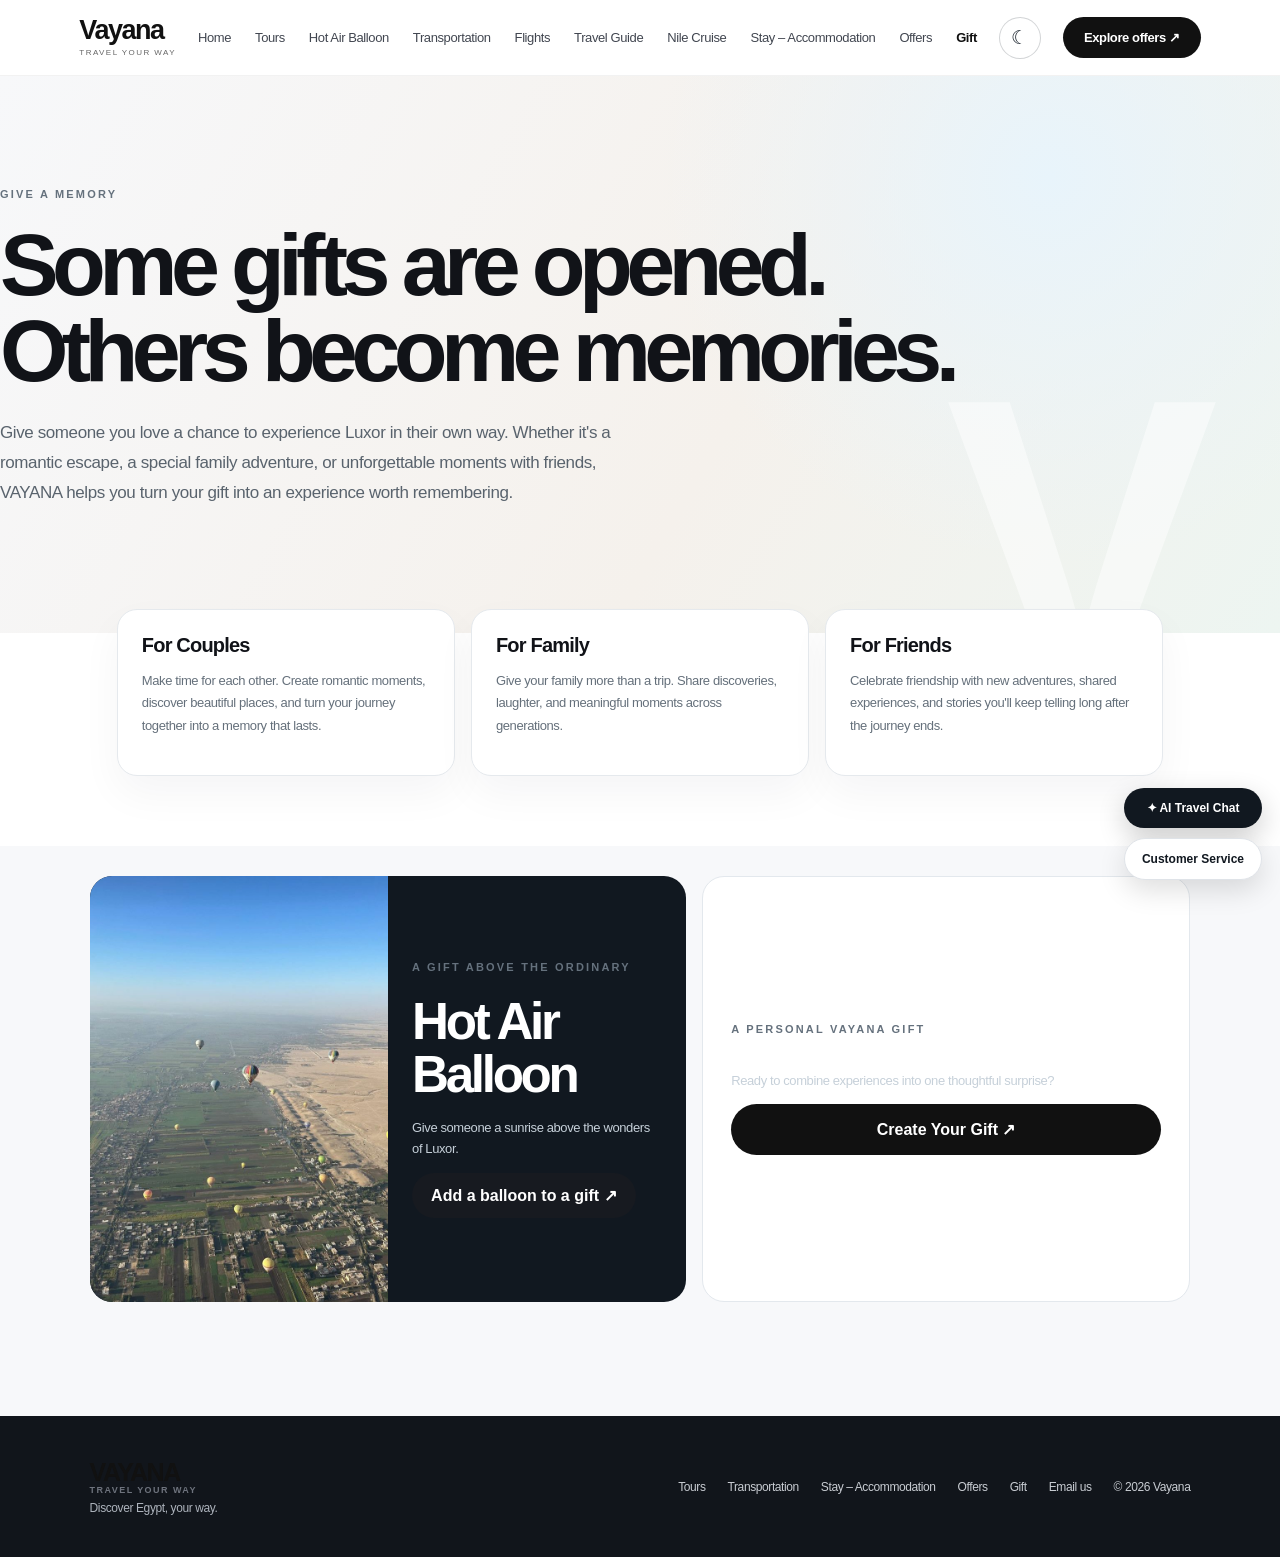
<file: gift.html>
<!doctype html><html lang="en"><head>
<script>
try {
  const savedTheme = localStorage.getItem("vayana-theme");
  const deviceDark = window.matchMedia && window.matchMedia("(prefers-color-scheme: dark)").matches;
  document.documentElement.dataset.vayanaTheme =
    savedTheme === "light" || savedTheme === "dark" ? savedTheme : (deviceDark ? "dark" : "light");
} catch (_) {
  document.documentElement.dataset.vayanaTheme =
    window.matchMedia && window.matchMedia("(prefers-color-scheme: dark)").matches ? "dark" : "light";
}
</script><meta charset="utf-8"><meta name="viewport" content="width=device-width,initial-scale=1"><meta name="theme-color" content="#ffffff"><title>Gift | Vayana — Travel Your Way</title><style>
:root{
  --ink:#111318; --muted:#6e737d; --line:#e7e8eb; --paper:#fff;
  --red:#e63946; --blue:#8ecdf5; --green:#8ccf9b; --pink:#f2a9c2;
  --navy:#14243a; --soft:#f5f7fa; --radius:24px;
}
*{box-sizing:border-box}
html{scroll-behavior:smooth;scroll-padding-top:112px}
body{margin:0;background:#fff;color:var(--ink);font-family:-apple-system,BlinkMacSystemFont,"SF Pro Display","Helvetica Neue",Arial,sans-serif;letter-spacing:-.025em}
a{color:inherit;text-decoration:none}
button,input,select,textarea{font:inherit}
.nav{height:76px;display:flex;align-items:center;justify-content:space-between;padding:0 6.2%;position:sticky;top:0;background:rgba(255,255,255,.86);backdrop-filter:blur(18px);z-index:10;border-bottom:1px solid rgba(0,0,0,.05)}
.brand{display:flex;align-items:center;gap:12px;font-size:25px;font-weight:700;letter-spacing:-.06em}
.mark{width:35px;height:35px;border-radius:12px;background:conic-gradient(from 210deg,var(--red),var(--pink),var(--blue),var(--green),var(--red));position:relative}
.mark:after{content:"";position:absolute;inset:7px;background:white;border-radius:8px;transform:rotate(45deg)}
.brand small{display:block;font-size:9px;letter-spacing:.16em;text-transform:uppercase;color:var(--muted);font-weight:600;margin-top:-2px}
.navlinks{display:flex;gap:24px;align-items:center;font-size:13px;color:#414650;white-space:nowrap}
.navlinks a:hover{color:#000}
.nav-cta,.btn{border:0;border-radius:999px;padding:13px 21px;background:#111;color:white;font-weight:600;font-size:13px;cursor:pointer;transition:.2s}
.nav-cta:hover,.btn:hover{transform:translateY(-2px);box-shadow:0 8px 24px #0002}
.menu{display:none;background:none;border:0;font-size:24px}
.hero{min-height:660px;padding:92px 7% 80px;position:relative;overflow:hidden;background:linear-gradient(115deg,#f7f9fc 0%,#f4f7fa 45%,#e7f2f8 100%);display:flex;align-items:center}
.hero:before{content:"";position:absolute;width:620px;height:620px;border-radius:50%;right:-80px;top:-110px;background:radial-gradient(circle at 35% 35%,#fff 0 10%,#d9eaf2 38%,#a9c6d4 62%,#8fa9b4 100%);opacity:.9}
.hero:after{content:"";position:absolute;width:500px;height:210px;right:2%;bottom:0;background:linear-gradient(160deg,transparent 30%,#d5e0df 30% 40%,#9aafa9 41% 100%);clip-path:polygon(0 75%,25% 45%,45% 66%,70% 10%,100% 55%,100% 100%,0 100%);opacity:.45}
.hero-copy{max-width:540px;position:relative;z-index:2;flex:0 1 48%}
.hero-balloon-gallery{position:relative;z-index:2;flex:1;min-width:360px;max-width:600px;height:470px;margin-left:auto}
.hero-balloon-photo{position:absolute;overflow:hidden;border-radius:28px;box-shadow:0 24px 60px #20384a30;border:7px solid #ffffffb8;background:#dce8ed}
.hero-balloon-photo img{display:block;width:100%;height:100%;object-fit:cover;transition:transform .8s ease}
.hero-balloon-photo:hover img{transform:scale(1.06)}
.hero-balloon-main{width:74%;height:78%;right:0;top:4%}
.hero-balloon-small{width:48%;height:43%;left:0;bottom:0}
.hero-balloon-caption{position:absolute;z-index:3;right:4%;bottom:2%;padding:13px 17px;background:#ffffffdf;backdrop-filter:blur(12px);border:1px solid #ffffff;border-radius:16px;font-size:12px;box-shadow:0 10px 30px #20384a18}
.hero-balloon-caption b{display:block;font-size:15px;margin-bottom:3px}
.eyebrow{font-size:11px;letter-spacing:.2em;text-transform:uppercase;color:#65717d;font-weight:700;margin-bottom:22px}
h1{font-size:clamp(52px,7vw,88px);line-height:.98;letter-spacing:-.075em;margin:0 0 24px;font-weight:700}
.hero p{font-size:19px;line-height:1.55;color:#5e6670;max-width:490px;margin:0 0 32px}
.hero-actions{display:flex;gap:13px;align-items:center}
.btn.secondary{background:#fff;color:#17191e;border:1px solid #dfe3e7}
.hero-note{margin-top:34px;font-size:12px;color:#7c838b}
.hero-note span{display:inline-block;width:7px;height:7px;background:var(--green);border-radius:50%;margin-right:8px}
.float-tag{position:absolute;z-index:3;right:12%;top:22%;padding:13px 17px;border:1px solid #ffffffaa;background:#ffffffb8;backdrop-filter:blur(12px);border-radius:18px;font-size:12px;box-shadow:0 12px 35px #32485b18}
.float-tag b{display:block;font-size:16px;margin-bottom:3px}
.section{padding:95px 7%}
.section-head{text-align:center;max-width:700px;margin:0 auto 44px}
.section-head .eyebrow{margin-bottom:14px}
h2{font-size:clamp(36px,4vw,54px);letter-spacing:-.065em;line-height:1.05;margin:0 0 15px}
.section-head p{color:var(--muted);font-size:16px;line-height:1.6;margin:0}
.features{display:grid;grid-template-columns:repeat(3,1fr);gap:18px;max-width:1160px;margin:auto}
.feature{border:1px solid var(--line);border-radius:22px;padding:27px;background:#fff;min-height:190px}
.icon{width:42px;height:42px;border-radius:14px;display:grid;place-items:center;font-size:20px;margin-bottom:23px}
.icon.red{background:#fff0f1;color:var(--red)}.icon.blue{background:#edf7ff;color:#3189c5}.icon.green{background:#eff9f0;color:#3e9c58}
.feature h3{font-size:18px;margin:0 0 8px;letter-spacing:-.04em}.feature p{margin:0;color:var(--muted);font-size:14px;line-height:1.55}
.customize{background:#f6f7f9;padding:100px 5%}
.form-shell{max-width:1080px;margin:auto;background:white;border:1px solid #e9eaed;border-radius:30px;padding:clamp(22px,4vw,48px);box-shadow:0 18px 60px #1b273510}
.form-title{text-align:center;margin-bottom:35px}
.form-title h2{font-size:42px}
.form-title p{color:var(--muted);margin:0}
.step{margin:32px 0}
.step-label{font-size:15px;font-weight:700;margin-bottom:14px;display:flex;align-items:center;gap:10px}
.step-number{width:25px;height:25px;border-radius:50%;display:grid;place-items:center;background:#111;color:#fff;font-size:11px}
.choice-grid{display:grid;grid-template-columns:repeat(3,1fr);gap:12px}
.choice{border:1px solid #dfe2e7;border-radius:17px;padding:18px 16px;text-align:left;cursor:pointer;background:#fff;min-height:91px;transition:.18s;position:relative}
.choice:hover{border-color:#a7b1bd;transform:translateY(-1px)}
.choice.active{border:1.5px solid #111;background:#fafbfc;box-shadow:0 0 0 3px #11110a}
.choice strong{display:block;font-size:14px;margin-bottom:5px}
.choice small{color:var(--muted);font-size:12px;line-height:1.4}
.choice .emoji{font-size:20px;display:block;margin-bottom:10px}
.choice.active:after{content:"✓";position:absolute;right:12px;top:11px;background:#111;color:white;width:20px;height:20px;border-radius:50%;font-size:12px;display:grid;place-items:center}
.budget .choice:nth-child(1){border-top:3px solid var(--red)}.budget .choice:nth-child(2){border-top:3px solid var(--blue)}.budget .choice:nth-child(3){border-top:3px solid var(--green)}
.field-row{display:grid;grid-template-columns:repeat(2,1fr);gap:14px}
.field label{display:block;font-size:12px;font-weight:650;margin:0 0 8px;color:#444b55}
.field input,.field select,.field textarea{width:100%;padding:14px 15px;border:1px solid #dfe2e7;border-radius:13px;background:#fff;outline:none;color:#17191e}
.field input:focus,.field select:focus,.field textarea:focus{border-color:#777;box-shadow:0 0 0 3px #11110c}
.extras{display:grid;grid-template-columns:repeat(3,1fr);gap:12px}
.extra{display:flex;align-items:center;justify-content:space-between;gap:10px;border:1px solid #e2e5e9;border-radius:16px;padding:15px}
.extra b{display:block;font-size:13px}.extra small{color:var(--muted);font-size:11px}
.switch{appearance:none;width:42px;height:25px;border-radius:99px;background:#d6d9de;position:relative;cursor:pointer;flex:none;transition:.2s}
.switch:checked{background:#111}
.switch:before{content:"";position:absolute;width:19px;height:19px;border-radius:50%;background:#fff;top:3px;left:3px;transition:.2s;box-shadow:0 1px 3px #0003}
.switch:checked:before{left:20px}
.note{font-size:12px;color:var(--muted);line-height:1.5;margin-top:10px}
.submit-row{display:flex;align-items:center;justify-content:space-between;gap:18px;margin-top:32px;padding-top:24px;border-top:1px solid var(--line)}
.submit-row p{font-size:12px;color:var(--muted);margin:0;max-width:450px;line-height:1.5}
.submit{background:#111;color:white;border:0;border-radius:999px;padding:16px 28px;font-weight:650;cursor:pointer;white-space:nowrap}
.submit:hover{background:#30343b}
.split{display:grid;grid-template-columns:1fr 1fr;gap:50px;align-items:center}
.split-art{min-height:390px;border-radius:28px;background:linear-gradient(145deg,#d9eaf0,#f7e7d8 55%,#c5d4c6);position:relative;overflow:hidden}
.split-art:before{content:"";position:absolute;width:330px;height:330px;border-radius:50%;background:#fff8;top:35px;left:50%;transform:translateX(-50%)}
.split-art:after{content:"LUXOR";position:absolute;bottom:24px;left:28px;color:#fff;font-weight:700;font-size:44px;letter-spacing:.18em;text-shadow:0 2px 15px #0004}
.split-copy p{color:var(--muted);line-height:1.7;font-size:16px}
.pills{display:flex;flex-wrap:wrap;gap:9px;margin-top:24px}.pill{padding:9px 13px;border:1px solid var(--line);border-radius:99px;font-size:12px;color:#4d5560}
.footer{padding:42px 7%;background:#11151b;color:white;display:flex;align-items:center;justify-content:space-between;gap:20px}
.footer p{color:#aeb4bd;font-size:12px;margin:6px 0 0}.footer-links{display:flex;gap:22px;color:#c9cdd3;font-size:12px}
.toast{position:fixed;bottom:24px;left:50%;transform:translate(-50%,20px);background:#15191f;color:white;padding:14px 20px;border-radius:14px;font-size:13px;opacity:0;pointer-events:none;transition:.25s;z-index:99999!important;max-width:90%;text-align:center}
.toast.show{opacity:1;transform:translate(-50%,0)}
.hidden{display:none!important}
@media(max-width:800px){
 .nav{padding:8px 4%;height:auto;min-height:66px;flex-wrap:wrap;gap:6px}.navlinks{display:flex!important;order:3;width:100%;gap:20px;overflow-x:auto;justify-content:flex-start;padding:7px 0 5px;scrollbar-width:none}.navlinks::-webkit-scrollbar{display:none}.nav-cta,.menu{display:none}
 .hero{min-height:610px;padding:75px 6% 65px;align-items:flex-start}.hero:before{width:430px;height:430px;right:-170px;top:220px}.float-tag{right:6%;top:auto;bottom:55px}
 .section{padding:72px 6%}.features{grid-template-columns:1fr}.feature{min-height:0}
 .customize{padding:70px 4%}.choice-grid{grid-template-columns:1fr}.choice{min-height:75px}
 .extras{grid-template-columns:1fr}.field-row{grid-template-columns:1fr}
 .submit-row{align-items:stretch;flex-direction:column}.submit{width:100%}
 .split{grid-template-columns:1fr}.split-art{min-height:280px}
 .footer{flex-direction:column;align-items:flex-start}.footer-links{flex-wrap:wrap}
}

/* Vayana experimental expansion */
.extra-section{padding:86px 7%;max-width:1440px;margin:auto}
.extra-head{max-width:760px;margin:0 auto 38px;text-align:center}
.extra-head .eyebrow{color:#777;font-size:11px;letter-spacing:.16em;text-transform:uppercase;font-weight:750}
.extra-head h2{font-size:clamp(34px,5vw,58px);letter-spacing:-.06em;line-height:1.02;margin:12px 0}
.extra-head p{color:#6b7078;line-height:1.75;font-size:14px}
.extra-grid{display:grid;grid-template-columns:repeat(3,1fr);gap:16px}
.extra-card{background:#fff;border:1px solid #e8e8e8;border-radius:22px;padding:25px;box-shadow:0 10px 30px #11111108}
.extra-card h3{font-size:19px;letter-spacing:-.035em;margin:10px 0}
.extra-card p,.extra-card li{font-size:13px;line-height:1.7;color:#666}
.extra-icon{width:42px;height:42px;border-radius:14px;display:grid;place-items:center;background:#f3f4f5;font-size:20px}
.extra-dark{background:#15191f;color:#fff;border-radius:28px}
.extra-dark .extra-head p,.extra-dark .extra-card p{color:#c2c5ca}
.extra-dark .extra-card{background:#20252d;border-color:#353b45}
.builder-layout,.estimator-layout,.tracker-layout{display:grid;grid-template-columns:1fr 1fr;gap:22px;align-items:start}
.builder-panel,.builder-summary,.estimator-panel,.estimator-result,.tracker-panel{background:#fff;border:1px solid #e8e8e8;border-radius:22px;padding:25px}
.builder-options{display:flex;flex-wrap:wrap;gap:9px;margin:14px 0}
.builder-chip{border:1px solid #ddd;background:white;padding:10px 13px;border-radius:99px;font-size:12px;cursor:pointer}
.builder-chip.active{background:#171a20;color:#fff;border-color:#171a20}
.builder-summary{background:#f7f7f5;position:sticky;top:90px}
.builder-summary ol{padding-left:20px;color:#555;font-size:13px;line-height:1.9}
.extra-field{display:grid;gap:7px;margin:13px 0}
.extra-field label{font-size:12px;font-weight:700}
.extra-field select,.extra-field input{width:100%;padding:12px;border:1px solid #ddd;border-radius:11px;background:white}
.extra-button{border:0;background:#171a20;color:#fff;padding:13px 19px;border-radius:99px;font-weight:700;cursor:pointer}
.extra-button.light{background:#fff;color:#171a20;border:1px solid #ddd}
.extra-note{font-size:11px;color:#777;line-height:1.6;margin-top:12px}
.comparison{width:100%;border-collapse:collapse;background:white;border-radius:18px;overflow:hidden}
.comparison th,.comparison td{padding:16px;text-align:left;border-bottom:1px solid #eee;font-size:13px}
.comparison th{background:#f5f5f3}
.gift-grid,.journal-grid,.moments-grid{display:grid;grid-template-columns:repeat(3,1fr);gap:16px}
.gift-card,.journal-card,.moment-card{border-radius:22px;overflow:hidden;background:white;border:1px solid #e8e8e8}
.gift-card img,.journal-card img,.moment-card img{width:100%;height:190px;object-fit:cover;display:block}
.gift-card div,.journal-card div,.moment-card div{padding:20px}
.gift-card h3,.journal-card h3,.moment-card h3{margin:0 0 7px;font-size:18px}
.gift-card p,.journal-card p,.moment-card p{font-size:12px;color:#666;line-height:1.65}
.guide-placeholder{border:1px dashed #bbb;border-radius:18px;padding:24px;text-align:center;background:#fafafa}
.review-placeholder{padding:28px;border-radius:20px;background:#f6f6f4;text-align:center}
.lang-switch{display:flex;gap:8px;justify-content:center;margin-top:18px}
.lang-switch button{border:1px solid #ddd;background:#fff;border-radius:99px;padding:8px 14px;cursor:pointer}
.lang-switch button.active{background:#171a20;color:white}
.status-steps{display:grid;grid-template-columns:repeat(4,1fr);gap:8px;margin-top:20px}
.status-step{border:1px solid #ddd;border-radius:13px;padding:12px;text-align:center;font-size:11px;color:#777}
.status-step.active{background:#eaf5ed;border-color:#8ccf9b;color:#245c34;font-weight:750}
.whatsapp-float{position:fixed;right:22px;bottom:22px;z-index:50;background:#1f9d59;color:white;text-decoration:none;padding:14px 18px;border-radius:99px;font-size:13px;font-weight:750;box-shadow:0 8px 28px #0003}
@media(max-width:850px){.extra-section{padding:68px 5%}.extra-grid,.gift-grid,.journal-grid,.moments-grid{grid-template-columns:1fr}.builder-layout,.estimator-layout,.tracker-layout{grid-template-columns:1fr}.builder-summary{position:static}.status-steps{grid-template-columns:1fr 1fr}.comparison th,.comparison td{padding:10px 8px;font-size:11px}}

</style><style>
/* Experimental Home additions — isolated from the original sections */
.balloon-experience{padding:105px 7%;display:grid;grid-template-columns:.82fr 1.18fr;gap:6%;align-items:center;background:#f7f9fb;overflow:hidden}
.balloon-experience-head{max-width:440px}.balloon-experience-head .eyebrow{color:#71808d}.balloon-experience-head h2{font-size:clamp(40px,5vw,65px);line-height:1.02;letter-spacing:-.07em;margin:0 0 20px}.balloon-experience-head h2 span{color:#7faec8}.balloon-experience-head p{font-size:16px;line-height:1.7;color:#68727d;margin:0 0 27px}
.balloon-mosaic{height:510px;position:relative;min-width:0}.balloon-shot{position:absolute;margin:0;overflow:hidden;border-radius:25px;background:#dce7ed;box-shadow:0 22px 55px #1c34451c;border:6px solid #fff}.balloon-shot img{width:100%;height:100%;display:block;object-fit:cover;transition:transform 1s cubic-bezier(.2,.7,.2,1)}.balloon-shot:hover img{transform:scale(1.06)}.balloon-shot figcaption{position:absolute;left:14px;bottom:14px;padding:10px 13px;border-radius:12px;background:#ffffffdf;backdrop-filter:blur(10px);font-size:11px;font-weight:650;color:#202832}.balloon-shot-large{left:0;top:5%;width:59%;height:83%}.balloon-shot-top{right:0;top:0;width:43%;height:47%}.balloon-shot-bottom{right:0;bottom:0;width:43%;height:47%}
.luxor-panorama{min-height:490px;position:relative;display:flex;align-items:center;padding:80px 8%;overflow:hidden;background:#101820;color:white}.panorama-image{position:absolute;inset:0;background:linear-gradient(90deg,#101820f2 0%,#101820c9 44%,#10182030 100%),url('./cruise-ship-aerial-01.jpg') center/cover;transform:scale(1.01)}.panorama-copy{position:relative;z-index:1;max-width:520px}.panorama-copy .eyebrow{color:#9dc9e8}.panorama-copy h2{font-size:clamp(42px,5.5vw,68px);line-height:1.02;margin-bottom:18px}.panorama-copy p{max-width:440px;color:#d1d8df;line-height:1.7;margin:0 0 26px}.panorama-stamp{position:absolute;right:7%;bottom:34px;font-size:12px;letter-spacing:.28em;color:#fff;font-weight:700}.panorama-stamp span{display:block;font-size:9px;letter-spacing:.4em;color:#c4d4df;margin-top:5px}
@media(max-width:800px){.balloon-experience{grid-template-columns:1fr;padding:76px 6%;gap:28px}.balloon-mosaic{height:390px}.balloon-shot-large{height:82%;width:61%}.balloon-shot-top,.balloon-shot-bottom{width:43%;height:46%}.luxor-panorama{min-height:460px;padding:70px 7%}.panorama-image{background-position:58% center}.panorama-stamp{right:7%;bottom:22px}}
@media(prefers-reduced-motion:reduce){.balloon-shot img{transition:none}}
</style><style>
/* Vayana Transportation, realistic map and chat interface */
.transportation-page{padding:88px 6%;background:linear-gradient(135deg,#f5f7fa,#eef3f7);display:grid;grid-template-columns:.85fr 1.15fr;gap:42px;align-items:start}
.transportation-hero{position:sticky;top:125px;padding:35px 10px}
.transportation-hero h2{font-size:clamp(42px,5vw,66px);line-height:1.02}
.transportation-hero p{color:var(--muted);font-size:16px;line-height:1.8;max-width:460px}
.transport-tags{display:flex;flex-wrap:wrap;gap:9px;margin-top:28px}.transport-tags span{padding:9px 13px;border:1px solid #dce2e8;border-radius:99px;background:#ffffffa8;font-size:11px}
.transport-form-shell{background:#fff;border:1px solid #e3e7eb;border-radius:26px;padding:clamp(22px,4vw,38px);box-shadow:0 20px 55px #17212b10}
.transport-form-heading h3{font-size:27px;margin:0 0 7px;letter-spacing:-.05em}.transport-form-heading p{color:var(--muted);font-size:13px;margin:0 0 25px}
.transport-fields{margin-top:17px;padding:18px;background:#f8f9fb;border:1px solid #edf0f3;border-radius:17px}
.transport-subfields{margin-top:15px;padding-top:15px;border-top:1px solid #e4e8ed}.transport-subfields h4{margin:0 0 13px;font-size:14px}
.transport-contact{margin-top:18px}.transport-hint,.transport-disclaimer{font-size:11px;line-height:1.65;color:#7c8590}.sunset-note{display:flex;gap:13px;align-items:center;background:#fff7eb;border:1px solid #f4e1c2;padding:16px;border-radius:14px;margin-top:14px}.sunset-note>span{font-size:24px;color:#c98a37}.sunset-note b,.sunset-note small{display:block}.sunset-note small{font-size:11px;color:#7e7567;margin-top:4px;line-height:1.5}.transport-disclaimer{margin:13px 0 0}
.chat-launchers{position:fixed;right:18px;bottom:20px;z-index:60;display:flex;flex-direction:column;gap:10px}
.chat-launcher{border:0;border-radius:99px;padding:13px 17px;background:#111820;color:#fff;box-shadow:0 10px 28px #0003;font-size:12px;font-weight:700;cursor:pointer}
.chat-launcher.service{background:#fff;color:#111820;border:1px solid #dfe3e8}
.chat-panel{position:fixed;right:18px;bottom:145px;width:min(360px,calc(100vw - 30px));background:#fff;border:1px solid #e3e7eb;border-radius:20px;box-shadow:0 20px 60px #0003;z-index:61;overflow:hidden}
.chat-panel[hidden]{display:none}.chat-head{padding:15px 17px;background:#111820;color:#fff;display:flex;justify-content:space-between;align-items:center}.chat-head small{display:block;color:#c3ccd4;font-size:10px;margin-top:3px}.chat-close{background:none;border:0;color:#fff;font-size:22px;cursor:pointer}
.chat-messages{padding:15px;max-height:250px;overflow:auto;background:#f7f8fa}.chat-bubble{background:#fff;border:1px solid #e7eaee;border-radius:13px;padding:10px 12px;font-size:12px;line-height:1.55;margin:0 0 9px;max-width:92%}.chat-bubble.user{margin-left:auto;background:#eaf4fb}.chat-compose{display:flex;gap:8px;padding:12px}.chat-compose input{min-width:0;flex:1;border:1px solid #dfe3e8;border-radius:99px;padding:11px 13px;font-size:12px}.chat-compose button,.chat-action{border:0;border-radius:99px;background:#111820;color:#fff;padding:10px 13px;font-size:11px;font-weight:700;cursor:pointer}
.service-chat-body{padding:16px}.service-chat-body p{font-size:12px;line-height:1.6;color:#626b75}.service-chat-body label{display:block;font-size:11px;font-weight:700;margin:12px 0 6px}.service-chat-body input,.service-chat-body textarea,.service-chat-body select{width:100%;border:1px solid #dfe3e8;border-radius:10px;padding:10px;font:inherit;font-size:12px}
.service-price{background:#f5f7fa;border-radius:12px;padding:12px;font-size:12px;line-height:1.6;margin:12px 0}
@media(max-width:850px){.transportation-page{grid-template-columns:1fr;gap:10px;padding:65px 5%}.transportation-hero{position:static;padding:10px 0 20px}}
.chat-launchers{right:10px;bottom:12px}.chat-launcher{padding:11px 13px;font-size:11px}.chat-panel{right:10px;bottom:130px}}
</style><style>
.mark.bag-mark{border-radius:0;background:none;position:relative;width:36px;height:36px;animation:bagHue 20s linear infinite}
.mark.bag-mark:before{content:"";position:absolute;left:3px;right:3px;top:11px;bottom:2px;border:3px solid var(--bag-color,#e63946);border-radius:7px 7px 9px 9px;background:transparent}
.mark.bag-mark:after{content:"";position:absolute;left:12px;top:3px;width:10px;height:10px;border:3px solid var(--bag-color,#e63946);border-bottom:0;border-radius:7px 7px 0 0;background:transparent;transform:none;inset:auto}
@keyframes bagHue{0%,19%{--bag-color:#e63946}20%,39%{--bag-color:#8ecdf5}40%,59%{--bag-color:#8ccf9b}60%,79%{--bag-color:#f2a9c2}80%,100%{--bag-color:#e63946}}
.wizard-tabs{display:flex;justify-content:center;gap:10px;margin:0 auto 30px;flex-wrap:wrap}.wiz-tab{border:1px solid #dfe2e7;background:#fff;border-radius:99px;padding:12px 20px;font-size:13px;font-weight:650;cursor:pointer}.wiz-tab.active{background:#111;color:#fff;border-color:#111}.wiz-panel{display:none}.wiz-panel.active{display:block}.hotel-grid .choice{min-height:90px}
.comfort-grid .choice:nth-child(1){border-top:3px solid var(--red)}.comfort-grid .choice:nth-child(2){border-top:3px solid var(--blue)}.comfort-grid .choice:nth-child(3){border-top:3px solid var(--green)}
.optional-grid{display:grid;grid-template-columns:repeat(2,minmax(0,1fr));gap:12px}.optional-card{display:flex;align-items:center;justify-content:space-between;gap:14px;border:1px solid #e2e5e9;border-radius:16px;padding:16px}.optional-card b{display:block;font-size:13px}.optional-card small{display:block;color:var(--muted);font-size:11px;margin-top:4px}
.ios-switch{position:relative;display:inline-block;width:48px;height:28px;flex:none}.ios-switch input{opacity:0;width:0;height:0}.ios-switch span{position:absolute;inset:0;background:#d5d8dd;border-radius:99px;transition:.25s;cursor:pointer}.ios-switch span:before{content:"";position:absolute;width:22px;height:22px;left:3px;top:3px;background:white;border-radius:50%;box-shadow:0 1px 4px #0003;transition:.25s}.ios-switch input:checked+span{background:#111}.ios-switch input:checked+span:before{transform:translateX(20px)}
.package-intro{text-align:center;margin:20px 0 28px}.package-intro h2{font-size:38px}.package-intro p,.package-note{color:var(--muted);line-height:1.6}
.package-cards{display:grid;grid-template-columns:repeat(2,minmax(0,1fr));gap:18px}.package-card{border:1px solid #e2e5e9;border-radius:22px;overflow:hidden;background:#fff}.package-card h3{margin:0;font-size:21px}.package-card .pc-body{padding:20px}.package-card p{color:var(--muted);font-size:13px;line-height:1.6}.package-card .gallery{display:grid;grid-template-columns:repeat(3,1fr);gap:3px;height:160px}.package-card .gallery img{width:100%;height:100%;object-fit:cover}.package-card .pc-meta{font-size:11px;letter-spacing:.08em;text-transform:uppercase;color:#777;margin-bottom:8px}.package-card button{background:#111;color:white;border:0;border-radius:99px;padding:12px 18px;font-weight:600;cursor:pointer}
.itinerary{border-top:1px solid #eee;margin-top:16px;padding-top:15px}.stop-row{display:flex;align-items:center;gap:8px;margin:8px 0;font-size:13px}.stop-row select{flex:1;min-width:0;padding:9px;border:1px solid #ddd;border-radius:10px}.stop-row .remove{border:0;background:#f4f4f4;border-radius:8px;padding:8px;cursor:pointer}.replace-wrap{background:#f7f8fa;border-radius:14px;padding:12px;margin-top:12px}.replace-wrap label{font-size:12px;font-weight:700}.replace-wrap select{width:100%;margin-top:7px;padding:10px;border:1px solid #ddd;border-radius:10px}
.place-detail{margin:18px 0;padding-bottom:15px;border-bottom:1px solid #eee}.place-detail h4{margin:0 0 10px;font-size:16px}.stop-gallery{height:125px!important;border-radius:12px;overflow:hidden}.package-note{font-size:12px;margin:22px 0 0;padding:16px;background:#f7f8fa;border-radius:14px}
@media(max-width:760px){.package-cards{grid-template-columns:1fr}.optional-grid{grid-template-columns:1fr}.package-card .gallery{height:140px}.wizard-tabs{gap:6px}.wiz-tab{padding:10px 13px;font-size:12px}}
</style><style>

/* Apple-inspired motion: calm reveals, cinematic image drift and soft color accents */
.hero{isolation:isolate;}
.hero:before{animation:heroOrb 14s ease-in-out infinite alternate;transform-origin:center;}
.hero:after{animation:landscapeFloat 18s ease-in-out infinite alternate;}
.hero-copy>*{animation:heroEnter .85s both;}
.hero-copy .eyebrow{animation-delay:.08s}.hero-copy h1{animation-delay:.18s}.hero-copy p{animation-delay:.3s}.hero-copy .hero-actions{animation-delay:.42s}.hero-copy .hero-note{animation-delay:.54s}
.float-tag{animation:tagFloat 6s ease-in-out infinite;}
.temple-tile{position:relative;isolation:isolate;opacity:0;transform:translateY(26px) scale(.985);transition:transform .65s cubic-bezier(.2,.7,.2,1),filter .4s,opacity .7s;}
.temple-tile.is-visible{opacity:1;transform:translateY(0) scale(1)}
.temple-tile:before{content:"";position:absolute;inset:0;background:var(--tile) center/cover;z-index:-2;transition:transform 1.2s cubic-bezier(.2,.7,.2,1);}
.temple-tile:hover:before{transform:scale(1.08)}
.temple-tile:after{content:"";position:absolute;inset:0;background:linear-gradient(135deg,#e6394620,#8ecdf520,#8ccf9b18);opacity:.55;pointer-events:none;z-index:-1}
.temple-heading,.feature,.split-copy,.form-title,.package-intro{opacity:0;transform:translateY(22px);transition:opacity .75s ease,transform .75s cubic-bezier(.2,.7,.2,1)}
.temple-heading.is-visible,.feature.is-visible,.split-copy.is-visible,.form-title.is-visible,.package-intro.is-visible{opacity:1;transform:translateY(0)}
.feature{transition-delay:var(--reveal-delay,0s)}
.balloon-experience-head,.balloon-shot,.panorama-copy{opacity:0;transform:translateY(22px);transition:opacity .8s ease,transform .8s cubic-bezier(.2,.7,.2,1)}
.balloon-experience-head.is-visible,.balloon-shot.is-visible,.panorama-copy.is-visible{opacity:1;transform:translateY(0)}
@keyframes heroEnter{from{opacity:0;transform:translateY(22px)}to{opacity:1;transform:translateY(0)}}
@keyframes heroOrb{from{transform:translate3d(0,0,0) scale(1)}to{transform:translate3d(-28px,24px,0) scale(1.06)}}
@keyframes landscapeFloat{from{transform:translateX(0)}to{transform:translateX(-22px)}}
@keyframes tagFloat{0%,100%{transform:translateY(0)}50%{transform:translateY(-9px)}}
@media(prefers-reduced-motion:reduce){*,*:before,*:after{animation:none!important;transition:none!important;scroll-behavior:auto!important}.temple-tile,.temple-heading,.feature,.split-copy,.form-title,.package-intro,.balloon-experience-head,.balloon-shot,.panorama-copy{opacity:1;transform:none}}

.temple-showcase{padding:100px 6%;background:#101820;color:white}.temple-heading{text-align:center;max-width:760px;margin:0 auto 42px}.temple-heading .eyebrow{color:#9dc9e8}.temple-heading h2{font-size:clamp(40px,6vw,68px);line-height:1.02}.temple-heading h2 span{color:#8ecdf5}.temple-heading p{color:#c3cbd3;line-height:1.6}.temple-grid{max-width:1250px;margin:auto;display:grid;grid-template-columns:1.4fr 1fr 1fr;grid-auto-rows:230px;gap:14px}.temple-tile{border:0;border-radius:22px;overflow:hidden;text-align:left;color:white;padding:22px;display:flex;flex-direction:column;justify-content:flex-end;align-items:flex-start;background-image:linear-gradient(0deg,#07111bdc,transparent 75%),var(--tile);background-position:center;background-size:cover;cursor:pointer;transition:.3s}.temple-tile:hover{transform:translateY(-4px);filter:saturate(1.12)}.temple-tile span{font-size:25px;font-weight:700;letter-spacing:-.04em}.temple-tile small{font-size:12px;margin-top:5px;color:#eef4f8}.temple-wide{grid-row:span 2}.temple-modal{display:none;position:fixed;inset:0;background:#07111bd9;z-index:50;padding:20px;align-items:center;justify-content:center}.temple-modal.open{display:flex}.temple-modal-card{max-width:760px;width:100%;max-height:90vh;overflow:auto;background:white;color:#15191e;border-radius:24px;padding:30px;position:relative}.temple-modal-card h2{font-size:36px}.temple-modal-card p{line-height:1.7;color:#606975}.temple-modal-card img{width:100%;height:270px;object-fit:cover;border-radius:16px;margin:12px 0}.modal-close{position:absolute;right:15px;top:12px;border:0;background:#f0f2f4;border-radius:50%;width:36px;height:36px;font-size:24px;cursor:pointer}.balloon-only{display:flex;align-items:center;justify-content:space-between;gap:20px;padding:22px;margin:20px 0 28px;border-radius:20px;background:linear-gradient(110deg,#fff0f2,#edf7ff,#eff9f0);border:1px solid #e8e9eb}.balloon-only h3{font-size:21px;margin:0 0 6px}.balloon-only p{margin:0;color:#626b75;font-size:13px}.balloon-only button,.package-request{background:#111;color:white;border:0;border-radius:99px;padding:14px 20px;font-weight:650;cursor:pointer;white-space:nowrap}.package-booking{margin-top:18px;padding:16px;background:#f7f8fa;border-radius:16px}.package-booking h4{margin:0 0 12px}.package-booking .field-row{margin-top:10px}.package-booking textarea{min-height:80px}.fixed-shared{background:#fff8ed;border:1px solid #f0dfc5;border-radius:12px;padding:12px;font-size:12px;color:#70532d;margin:12px 0}.package-request{margin-top:14px;width:100%}
@media(max-width:760px){.hero{min-height:unset;display:block;padding:70px 6% 48px}.hero-copy{max-width:100%}.hero-balloon-gallery{min-width:0;width:100%;height:340px;margin:38px 0 0}.hero-balloon-main{width:76%;height:78%}.hero-balloon-small{width:48%;height:43%}.hero-balloon-caption{right:1%;bottom:-2%}.float-tag{position:relative;right:auto;top:auto;bottom:auto;display:inline-block;margin:18px 0 0}.temple-showcase{padding:72px 5%}.temple-grid{grid-template-columns:1fr 1fr;grid-auto-rows:190px}.temple-wide{grid-row:auto;grid-column:span 2}.balloon-only{align-items:stretch;flex-direction:column}.balloon-only button{width:100%}.temple-modal-card{padding:22px}}
</style><style>.gift-quick-actions{max-width:1100px;margin:0 auto 24px;display:grid;grid-template-columns:1.1fr .9fr;gap:16px}.gift-balloon-feature{min-height:280px;display:grid;grid-template-columns:1fr 1fr;overflow:hidden;border-radius:22px;background:#111820;color:white}.gift-balloon-feature img{width:100%;height:100%;min-height:280px;object-fit:cover}.gift-balloon-feature>div{padding:24px;align-self:center}.gift-balloon-feature p,.gift-create-action p{font-size:13px;line-height:1.65;color:#c6d0d9}.gift-create-action{padding:28px;border:1px solid #e3e8ed;border-radius:22px;background:white;display:flex;flex-direction:column;justify-content:center}.gift-create-action h2{font-size:30px;margin:8px 0}.gift-audience{padding:10px 6% 70px;display:grid;grid-template-columns:repeat(3,1fr);gap:16px;max-width:1200px;margin:auto}.gift-audience article{padding:24px;border:1px solid #e5e9ed;border-radius:20px;background:white}.gift-audience h3{margin:0 0 10px}.gift-audience p{font-size:13px;line-height:1.7;color:#65707b}.gift-start-section{padding:30px 5% 90px;background:#f7f8fa}.gift-start-card,.gift-builder{max-width:1000px;margin:auto;padding:clamp(24px,5vw,50px);border-radius:28px;border:1px solid #e5e9ed;background:white;box-shadow:0 20px 60px #18232e0d}.gift-start-card h2,.gift-builder h2{font-size:40px;margin:8px 0}.gift-builder[hidden],.gift-options[hidden]{display:none!important}.gift-category-grid{display:grid;grid-template-columns:repeat(3,1fr);gap:12px;margin:24px 0}.gift-category-grid button{padding:18px;border:1px solid #dfe5eb;border-radius:15px;background:#fff;font-weight:700;cursor:pointer}.gift-category-grid button.active{border-color:#111;background:#f4f6f8}.gift-options{padding:20px;border-radius:18px;background:#f6f8fa;margin:18px 0}.gift-tour-link{display:inline-flex;margin-top:14px;padding:10px 14px;border:1px solid #d9e0e7;border-radius:999px;background:#fff;font-size:12px;font-weight:700}.gift-tour-link[hidden]{display:none!important}.gift-option{display:flex;gap:10px;align-items:center;padding:10px 0;border-bottom:1px solid #e2e6eb}.gift-summary{padding:20px;border-radius:18px;background:#f8f7f4;margin:18px 0}.gift-summary ul{padding-left:20px}.gift-builder form{margin-top:28px}.gift-builder form h3{margin-bottom:18px}.site-nav .navlinks a.active{font-weight:800;color:#111}.site-nav .menu{display:none}@media(max-width:900px){.gift-quick-actions{grid-template-columns:1fr}.gift-balloon-feature{grid-template-columns:1fr}.gift-balloon-feature img{height:220px;min-height:220px}.gift-audience{grid-template-columns:1fr}.gift-category-grid{grid-template-columns:repeat(2,1fr)}.site-nav .navlinks{display:none}.site-nav.nav-open .navlinks{display:flex;position:absolute;top:76px;left:16px;right:16px;z-index:100;flex-direction:column;padding:18px;background:white;border:1px solid #e6e9ed;border-radius:18px}.site-nav .menu{display:block}}@media(max-width:650px){.gift-category-grid{grid-template-columns:1fr 1fr}.nav-cta{display:none!important}}
.gift-date-guidance{margin-top:14px;padding:14px 16px;border:1px solid #e8e8e8;border-radius:12px;background:#fafafa;color:#555;font-size:13px;line-height:1.6}.gift-summary-item{padding:14px 0;border-bottom:1px solid #eee}.gift-item-dates{display:grid;grid-template-columns:repeat(auto-fit,minmax(190px,1fr));gap:10px;margin-top:12px}.gift-date-field{display:flex;flex-direction:column;gap:6px;font-size:12px;color:#555}.gift-date-field input,.gift-date-field select{width:100%;min-width:0;padding:11px;border:1px solid #ddd;border-radius:9px;background:#fff;color:#222}@media(max-width:640px){.gift-item-dates{grid-template-columns:1fr}}.gift-hero{background:radial-gradient(circle at 82% 18%,#e8f4fb 0,transparent 34%),linear-gradient(120deg,#f7f8fa 0%,#f5f1ec 58%,#edf5f1 100%);padding-top:112px;padding-bottom:108px;position:relative;isolation:isolate}.gift-hero:after{content:"V";position:absolute;right:8%;bottom:-.28em;font-size:clamp(220px,32vw,420px);font-weight:800;line-height:1;color:#ffffff75;z-index:-1;pointer-events:none;letter-spacing:-.1em}.gift-hero p{max-width:660px;font-size:17px;line-height:1.75;color:#59636d}.gift-audience{margin-top:-34px;position:relative;z-index:2}.gift-audience article{box-shadow:0 18px 42px #17212b0b;transition:transform .25s ease,box-shadow .25s ease}.gift-audience article:hover{transform:translateY(-5px);box-shadow:0 22px 48px #17212b15}.gift-audience h3{font-size:20px;letter-spacing:-.04em}.gift-audience p{font-size:13px;line-height:1.75}@media(max-width:650px){.gift-hero{padding-top:78px;padding-bottom:76px}.gift-audience{margin-top:0;padding-top:32px}.gift-hero:after{right:3%;bottom:-.15em;font-size:230px}}.mark.bag-mark{animation:none!important;--bag-color:#111!important}.mark.bag-mark:before,.mark.bag-mark:after{border-color:#111!important}</style><meta name="description" content="Create a meaningful travel gift with VAYANA. Choose Luxor tours, stays, flights, hot air balloon rides and Nile felucca experiences."><link rel="canonical" href="https://vayana-travel.firebaseapp.com/gift.html"><meta property="og:type" content="website"><meta property="og:title" content="Gift | Vayana — Travel Your Way"><meta property="og:description" content="Create a meaningful travel gift with VAYANA. Choose Luxor tours, stays, flights, hot air balloon rides and Nile felucca experiences."><meta property="og:url" content="https://vayana-travel.firebaseapp.com/gift.html"><meta name="twitter:card" content="summary_large_image">
<style id="vayana-approved-wordmark">
.brand-lockup{display:flex;flex-direction:column;align-items:flex-start;line-height:1}
.brand-wordmark{display:inline-flex;align-items:center;gap:0;font-size:1em;font-weight:800;letter-spacing:-.075em;line-height:.95;white-space:nowrap}
.brand-v,.brand-rest{background:linear-gradient(100deg,#e63946 0%,#f2a9c2 34%,#8ecdf5 68%,#8ccf9b 100%);-webkit-background-clip:text;background-clip:text;color:transparent}
.brand-tree{display:inline-block;position:relative;width:.72em;height:1.08em;margin:0 .015em;flex:none;top:.12em}
.brand-tree i{position:absolute;inset:0 0 .15em;background:linear-gradient(145deg,#70bd83 0%,#25834e 58%,#12633d 100%);clip-path:polygon(50% 0,61% 24%,55% 24%,75% 49%,66% 49%,91% 78%,61% 78%,76% 100%,24% 100%,39% 78%,9% 78%,34% 49%,25% 49%,45% 24%,39% 24%);filter:drop-shadow(0 1px 1px #17452a55)}
.brand-tree i:before{content:"";position:absolute;left:39%;top:0;width:22%;height:12%;background:#fff;border-radius:50%}
.brand-tree b{position:absolute;bottom:0;left:43%;width:14%;height:.17em;background:#9a704b;border-radius:1px}
.brand-lockup>small{display:block;font-size:9px;letter-spacing:.16em;text-transform:uppercase;color:var(--muted);font-weight:600;margin-top:4px}
.footer .brand-lockup>small{color:#aeb4bd}
.mark.bag-mark{display:none!important}
</style><style id="vayana-approved-winter-wordmark">
.brand-wordmark{letter-spacing:-.075em}
.brand-v{color:#f08ab5}
.brand-y-gift{display:inline-block;position:relative;background:linear-gradient(180deg,#9dd9ff 0%,#62b5ed 100%);-webkit-background-clip:text;background-clip:text;color:transparent;padding:0 .025em}
.brand-y-gift:after{content:"";position:absolute;left:48%;top:9%;height:82%;width:13%;background:linear-gradient(90deg,#e43d4b,#ff7881);transform:rotate(39deg);border-radius:3px;box-shadow:0 0 0 1px #fff5}
.brand-y-gift:before{content:"";position:absolute;z-index:2;left:38%;top:-3%;width:30%;height:15%;background:radial-gradient(ellipse at 30% 50%,#ed5362 0 38%,transparent 42%),radial-gradient(ellipse at 70% 50%,#f47c86 0 38%,transparent 42%);transform:rotate(12deg);filter:drop-shadow(0 1px 1px #8b263355)}
.brand-tree i{background:linear-gradient(145deg,#7acb91 0%,#25834e 58%,#12633d 100%)}
.brand-tree i:after{content:"";position:absolute;left:8%;top:17%;width:84%;height:10%;border-radius:50%;border-top:3px solid #fff;transform:rotate(-8deg);opacity:.95;box-shadow:0 12px 0 -1px #fff,0 26px 0 -1px #fff}
.brand-tree b{z-index:2}
</style><style id="vayana-text-only-wordmark">
.brand{display:flex!important;align-items:center!important;gap:0!important;color:#111!important}
.brand .mark,.brand .bag-mark{display:none!important}
.brand .vayana-word-only{display:block!important;color:#111!important;font-family:inherit!important;font-size:27px!important;font-weight:800!important;letter-spacing:-.055em!important;line-height:1!important}
.brand .vayana-word-only small{display:block!important;color:#666!important;font-size:8px!important;font-weight:500!important;letter-spacing:.18em!important;line-height:1.4!important;margin-top:3px!important}
@media(max-width:700px){.brand .vayana-word-only{font-size:24px!important}}
</style><style id="home-chat-style-match">
/* Match the Home chat controls and panels without changing chat behavior. */
.chat-launchers{position:fixed!important;right:18px!important;bottom:20px!important;z-index:60!important;display:flex!important;flex-direction:column!important;gap:10px!important}
.chat-launcher{border:0!important;border-radius:99px!important;padding:13px 17px!important;background:#111820!important;color:#fff!important;box-shadow:0 10px 28px #0003!important;font-size:12px!important;font-weight:700!important;cursor:pointer!important}
.chat-launcher.service{background:#fff!important;color:#111820!important;border:1px solid #dfe3e8!important}
.chat-panel{position:fixed!important;right:18px!important;bottom:145px!important;width:min(360px,calc(100vw - 30px))!important;background:#fff!important;border:1px solid #e3e7eb!important;border-radius:20px!important;box-shadow:0 20px 60px #0003!important;z-index:61!important;overflow:hidden!important}
.chat-panel[hidden]{display:none!important}
.chat-head{padding:15px 17px!important;background:#111820!important;color:#fff!important;display:flex!important;justify-content:space-between!important;align-items:center!important}
.chat-head b,.chat-head small,.chat-close{color:#fff!important}
.chat-head small{display:block!important;color:#c3ccd4!important;font-size:10px!important;margin-top:3px!important}
.chat-close{background:none!important;border:0!important;color:#fff!important;font-size:22px!important;cursor:pointer!important}
.chat-messages{padding:15px!important;max-height:250px!important;overflow:auto!important;background:#f7f8fa!important}
.chat-bubble{background:#fff!important;border:1px solid #e7eaee!important;border-radius:13px!important;padding:10px 12px!important;font-size:12px!important;line-height:1.55!important;margin:0 0 9px!important;max-width:92%!important;color:#111820!important}
.chat-bubble.user{margin-left:auto!important;background:#eaf4fb!important}
.chat-compose{display:flex!important;gap:8px!important;padding:12px!important;background:#fff!important}
.chat-compose input{min-width:0!important;flex:1!important;background:#fff!important;color:#111820!important;border:1px solid #dfe3e8!important;border-radius:99px!important;padding:11px 13px!important;font-size:12px!important}
.chat-compose button,.chat-action{border:0!important;border-radius:99px!important;background:#111820!important;color:#fff!important;padding:10px 13px!important;font-size:11px!important;font-weight:700!important;cursor:pointer!important}
.service-chat-body{padding:16px!important;background:#fff!important;color:#111820!important}
.service-chat-body p{font-size:12px!important;line-height:1.6!important;color:#626b75!important}
.service-chat-body label{display:block!important;font-size:11px!important;font-weight:700!important;margin:12px 0 6px!important;color:#111820!important}
.service-chat-body input,.service-chat-body textarea,.service-chat-body select{width:100%!important;background:#fff!important;color:#111820!important;border:1px solid #dfe3e8!important;border-radius:10px!important;padding:10px!important;font:inherit!important;font-size:12px!important}
.service-price{background:#f5f7fa!important;color:#111820!important;border-radius:12px!important;padding:12px!important;font-size:12px!important;line-height:1.6!important;margin:12px 0!important}
@media(max-width:650px){.chat-launchers{right:10px!important;bottom:12px!important}.chat-launcher{padding:11px 13px!important;font-size:11px!important}.chat-panel{right:10px!important;bottom:130px!important}}
</style>

<style id="home-identical-chat-window">
/* Match the Home page chat windows exactly; force opaque surfaces on every page. */
.chat-panel{
 position:fixed!important;right:18px!important;bottom:145px!important;
 width:min(360px,calc(100vw - 30px))!important;
 background:#fff!important;background-color:#fff!important;
 border:1px solid #e3e7eb!important;border-radius:20px!important;
 box-shadow:0 20px 60px #0003!important;z-index:61!important;overflow:hidden!important;
 opacity:1!important;backdrop-filter:none!important;-webkit-backdrop-filter:none!important;
}
.chat-panel[hidden]{display:none!important}
.chat-head{
 padding:15px 17px!important;background:#111820!important;background-color:#111820!important;
 color:#fff!important;display:flex!important;justify-content:space-between!important;align-items:center!important;
 opacity:1!important;
}
.chat-head b,.chat-head small,.chat-close{color:#fff!important}
.chat-head small{display:block!important;color:#c3ccd4!important;font-size:10px!important;margin-top:3px!important}
.chat-close{background:none!important;border:0!important;color:#fff!important;font-size:22px!important;cursor:pointer!important}
.chat-messages{
 padding:15px!important;max-height:250px!important;overflow:auto!important;
 background:#f7f8fa!important;background-color:#f7f8fa!important;opacity:1!important;
}
.chat-bubble{
 background:#fff!important;background-color:#fff!important;border:1px solid #e7eaee!important;
 border-radius:13px!important;padding:10px 12px!important;font-size:12px!important;
 line-height:1.55!important;margin:0 0 9px!important;max-width:92%!important;color:#111820!important;
}
.chat-bubble.user{margin-left:auto!important;background:#eaf4fb!important;background-color:#eaf4fb!important}
.chat-compose{
 display:flex!important;gap:8px!important;padding:12px!important;
 background:#fff!important;background-color:#fff!important;opacity:1!important;
}
.chat-compose input{
 min-width:0!important;flex:1!important;background:#fff!important;background-color:#fff!important;
 color:#111820!important;border:1px solid #dfe3e8!important;border-radius:99px!important;
 padding:11px 13px!important;font-size:12px!important;opacity:1!important;
}
.chat-compose button,.chat-action{
 border:0!important;border-radius:99px!important;background:#111820!important;background-color:#111820!important;
 color:#fff!important;padding:10px 13px!important;font-size:11px!important;font-weight:700!important;cursor:pointer!important;
}
.service-chat-body{
 padding:16px!important;background:#fff!important;background-color:#fff!important;
 color:#111820!important;opacity:1!important;
}
.service-chat-body p{font-size:12px!important;line-height:1.6!important;color:#626b75!important}
.service-chat-body label{display:block!important;font-size:11px!important;font-weight:700!important;margin:12px 0 6px!important;color:#111820!important}
.service-chat-body input,.service-chat-body textarea,.service-chat-body select{
 width:100%!important;background:#fff!important;background-color:#fff!important;color:#111820!important;
 border:1px solid #dfe3e8!important;border-radius:10px!important;padding:10px!important;
 font:inherit!important;font-size:12px!important;opacity:1!important;
}
.service-price{background:#f5f7fa!important;background-color:#f5f7fa!important;color:#111820!important;border-radius:12px!important;padding:12px!important;font-size:12px!important;line-height:1.6!important;margin:12px 0!important}
@media(max-width:650px){.chat-panel{right:10px!important;bottom:130px!important}}
</style>

<style id="vayana-global-contrast-fix">
/* Global readability: preserve the page's designed surfaces while making form and card copy legible. */
input,select,textarea{color:#172536!important;caret-color:#172536!important}
input::placeholder,textarea::placeholder{color:#718096!important;opacity:1!important}
select option{color:#172536!important;background:#fff!important}
.field label,.optional-card b,.offer-toggle-copy b,.gift-date-field{color:#172536!important}
.optional-card small,.offer-toggle-copy small{color:#657386!important}
.home-service-card b{color:#14243a!important}
.offer-booking-card.eclipse .field label{color:#fff!important}
</style>
<meta property="og:image" content="./luxor-hot-air-balloons-cropped.jpg">
<meta property="og:image:alt" content="Hot air balloons above Luxor at sunrise">
<meta property="og:site_name" content="VAYANA">
<meta name="twitter:title" content="Gift | Vayana — Travel Your Way">
<meta name="twitter:description" content="Create a meaningful travel gift with VAYANA. Choose Luxor tours, stays, flights, hot air balloon rides and Nile felucca experiences.">
<meta name="twitter:image" content="./luxor-hot-air-balloons-cropped.jpg">
<script type="application/ld+json">{"@context":"https://schema.org","@graph":[{"@type":"Organization","@id":"https://vayana-travel.firebaseapp.com/#organization","name":"VAYANA","url":"https://vayana-travel.firebaseapp.com/","logo":"https://vayana-travel.firebaseapp.com/assets/vayana-wordmark.svg","description":"VAYANA is a travel planning platform for Luxor, Egypt, helping travelers shape their own journey through tours, stays, transportation, flight assistance and local experiences."},{"@type":"WebSite","@id":"https://vayana-travel.firebaseapp.com/#website","url":"https://vayana-travel.firebaseapp.com/","name":"VAYANA — Travel Your Way","publisher":{"@id":"https://vayana-travel.firebaseapp.com/#organization"},"inLanguage":"en"},{"@type":"WebPage","@id":"https://vayana-travel.firebaseapp.com/gift.html#webpage","url":"https://vayana-travel.firebaseapp.com/gift.html","name":"Gift | Vayana — Travel Your Way","description":"Create a meaningful travel gift with VAYANA. Choose Luxor tours, stays, flights, hot air balloon rides and Nile felucca experiences.","isPartOf":{"@id":"https://vayana-travel.firebaseapp.com/#website"},"about":{"@type":"TouristDestination","name":"Luxor, Egypt"},"inLanguage":"en"}]}</script>

<style id="vayana-seo-accessibility-performance">
html{scroll-padding-top:110px}img{max-width:100%}a:focus-visible,button:focus-visible,input:focus-visible,select:focus-visible,textarea:focus-visible,[tabindex]:focus-visible{outline:3px solid #2878b9!important;outline-offset:3px!important}.skip-link{position:fixed;left:12px;top:10px;z-index:9999;padding:12px 16px;background:#111820;color:#fff;border-radius:10px;transform:translateY(-160%);transition:transform .18s}.skip-link:focus{transform:translateY(0)}@media(prefers-reduced-motion:reduce){html{scroll-behavior:auto!important}*,*:before,*:after{animation-duration:.01ms!important;animation-iteration-count:1!important;transition-duration:.01ms!important;scroll-behavior:auto!important}}
</style>
<link rel="stylesheet" href="assets/vayana-theme.css">
</head><body class="page-gift"><a class="skip-link" href="#main-content">Skip to main content</a><header class="nav site-nav"><a class="brand" href="index.html" aria-label="Vayana home"><span class="vayana-word-only">Vayana<small>TRAVEL YOUR WAY</small></span></a><nav class="navlinks"><a href="index.html">Home</a><a href="tours.html">Tours</a><a href="balloon.html">Hot Air Balloon</a><a href="transportation.html">Transportation</a><a href="flights.html">Flights</a><a href="travel-guide.html">Travel Guide</a><a href="cruise.html">Nile Cruise</a><a href="stay.html">Stay – Accommodation</a><a href="offers.html">Offers</a><a href="gift.html" class="active">Gift</a></nav><button class="theme-toggle" type="button" data-vayana-theme-toggle aria-label="Switch to dark mode" title="Switch to dark mode" aria-pressed="false">☾</button><a class="nav-cta" href="offers.html">Explore offers ↗</a><button class="menu" type="button" onclick="document.querySelector('.site-nav').classList.toggle('nav-open')" aria-label="Toggle navigation">☰</button></header><main id="main-content"><section class="standalone-hero gift-hero"><div class="eyebrow">Give a memory</div><h1>Some gifts are opened.<br>Others become memories.</h1><p>Give someone you love a chance to experience Luxor in their own way. Whether it's a romantic escape, a special family adventure, or unforgettable moments with friends, VAYANA helps you turn your gift into an experience worth remembering.</p></section><section class="gift-audience"><article><h3>For Couples</h3><p>Make time for each other. Create romantic moments, discover beautiful places, and turn your journey together into a memory that lasts.</p></article><article><h3>For Family</h3><p>Give your family more than a trip. Share discoveries, laughter, and meaningful moments across generations.</p></article><article><h3>For Friends</h3><p>Celebrate friendship with new adventures, shared experiences, and stories you'll keep telling long after the journey ends.</p></article></section><section class="gift-start-section"><div class="gift-quick-actions"><article class="gift-balloon-feature"><img loading="lazy" decoding="async" src="./luxor-hot-air-balloons-cropped.jpg" alt="Hot air balloon over Luxor"><div><div class="eyebrow">A gift above the ordinary</div><h2>Hot Air Balloon</h2><p>Give someone a sunrise above the wonders of Luxor.</p><button type="button" class="extra-button" id="giftBalloonStart">Add a balloon to a gift ↗</button></div></article><div class="gift-create-action"><div class="eyebrow">A personal VAYANA gift</div><p>Ready to combine experiences into one thoughtful surprise?</p><button class="submit" type="button" id="startGift">Create Your Gift ↗</button></div></div><div class="gift-builder" id="giftBuilder" hidden><div class="eyebrow">Build your gift</div><h2>Choose what to include.</h2><p>You can combine more than one experience.</p><div class="gift-category-grid">
<button type="button" data-category="balloon">Hot Air Balloon</button><button type="button" data-category="offers">Offers</button><button type="button" data-category="packages">Packages</button><button type="button" data-category="felucca">Felucca Sunset</button><button type="button" data-category="flights">Flight Tickets</button><button type="button" data-category="accommodation">Accommodation</button></div>
<div class="gift-options" id="giftOptions" hidden><h3 id="giftOptionsTitle">Choose an experience</h3><div id="giftOptionList"></div><a id="giftTourLink" class="gift-tour-link" href="tours.html#packagesPanel" hidden>Explore full tour itineraries ↗</a></div>
<div class="gift-summary"><h3>Gift Summary</h3><ul id="giftSummaryList"><li>Your selected experiences will appear here.</li></ul></div>
<form id="giftRequestForm"><h3>Make it personal</h3><div class="field-row"><div class="field"><label for="giftRecipient">Recipient name *</label><input id="giftRecipient" required></div><div class="field"><label for="giftSender">Sender name *</label><input id="giftSender" required></div></div><div class="field" style="margin-top:12px"><label for="giftMessage">Personal message</label><textarea id="giftMessage" rows="3"></textarea></div><div class="gift-date-guidance">Each selected gift has its own required dates and options. Complete them in the Gift Summary below.</div><div class="field-row" style="margin-top:12px"><div class="field"><label for="giftEmail">Email *</label><input id="giftEmail" type="email" required></div><div class="field"><label for="giftPhone">Phone / WhatsApp *</label><input id="giftPhone" type="tel" required></div></div><button class="submit" type="submit" style="margin-top:18px">Prepare gift enquiry ↗</button></form></div></section></main><footer class="footer" id="contact">
<div><div class="brand"><span class="mark bag-mark" aria-hidden="true"><i></i></span><span>VAYANA<small>TRAVEL YOUR WAY</small></span></div><p>Discover Egypt, your way.</p></div>
<div class="footer-links"><a href="tours.html">Tours</a><a href="transportation.html">Transportation</a><a href="stay.html">Stay – Accommodation</a><a href="offers.html">Offers</a><a href="gift.html">Gift</a><a href="mailto:xboad514725@gmail.com">Email us</a><span>© <span id="year"></span> Vayana</span></div>
</footer><div class="toast" id="toast" role="status"></div><div class="chat-launchers">
<button class="chat-launcher" onclick="toggleChat('ai')" type="button">✦ AI Travel Chat</button>
<button class="chat-launcher service" onclick="toggleChat('service')" type="button">Customer Service</button>
</div><div class="chat-panel" hidden="" id="aiChatPanel" style="background:#fff;background-color:#fff;opacity:1;backdrop-filter:none;-webkit-backdrop-filter:none">
<div class="chat-head"><div><b>Vayana AI Assistant</b><small>AI travel assistant · Connected</small></div><button aria-label="Close" class="chat-close" onclick="toggleChat('ai')">×</button></div>
<div class="chat-messages" id="aiChatMessages" style="background:#f7f8fa;opacity:1"><div class="chat-bubble">Hello! I’m Vayana AI. Ask me about Luxor tours, experiences, transportation or planning your visit.</div></div>
<div class="chat-compose" style="background:#fff;opacity:1"><input id="aiChatInput" onkeydown="if(event.key==='Enter')sendAIChat()" placeholder="Ask about your trip…"/><button onclick="sendAIChat()">Send</button></div>
</div><div class="chat-panel" id="serviceChatPanel" hidden>
 <div class="chat-head"><div><b>Vayana Customer Service</b><small>Free support from the VAYANA team</small></div><button class="chat-close" onclick="toggleChat('service')" aria-label="Close">×</button></div>
 <div class="service-chat-body" id="serviceChatBody">
  <p>Enter your name and email to continue.</p>
 </div>
</div><script>
// Vayana live request connection: saves requests in Supabase and sends an email notification.
const VAYANA_API = "https://dmkxyfvmyemovuhcyuop.supabase.co/functions/v1/vayana-api";
const VAYANA_KEY = "sb_publishable_wujNpox7yzgtSQMludA2qA_6cu2tDHZ";
let vayanaToastTimer;
function showVayanaToast(message){
 const el=document.getElementById("toast");
 if(!el){alert(message);return;}
 el.textContent=message;el.classList.add("show");
 clearTimeout(vayanaToastTimer);vayanaToastTimer=setTimeout(()=>el.classList.remove("show"),4500);
}
function isValidVayanaDate(value){
 if(!/^\d{4}-\d{2}-\d{2}$/.test(String(value||'')))return false;
 const [y,m,d]=String(value).split('-').map(Number);const dt=new Date(y,m-1,d);
 if(dt.getFullYear()!==y||dt.getMonth()!==m-1||dt.getDate()!==d)return false;
 const now=new Date();now.setHours(0,0,0,0);return dt>=now;
}
async function submitVayanaRequest(data,button){
 const requiredDate=data._requiredDate||data.preferred_tour_date||data.pickup_date||data.arrival_date;
 if(!isValidVayanaDate(requiredDate)){showVayanaToast('A valid travel date (today or a future date) is required. No request was sent.');return null;}
 const payload={...data};delete payload._requiredDate;
 if(button){button.disabled=true;button.dataset.originalText=button.textContent;button.textContent="Sending request…";}
 try{
  const response=await fetch(VAYANA_API,{method:"POST",headers:{"Content-Type":"application/json","apikey":VAYANA_KEY},body:JSON.stringify(payload)});
  let result={};try{result=await response.json();}catch(_){ }
  if(!response.ok||result.status!=="success"||result.database_saved!==true){
   const message=result.message||result.error||"Unable to submit your request. Please try again.";
   throw new Error(message);
  }
  showVayanaToast("Your request has been received successfully.");
  return result;
 }catch(error){
  console.error("Vayana request error:",error);
  showVayanaToast("We couldn't submit your request. Please try again.");
  return null;
 }finally{
  if(button){button.disabled=false;button.textContent=button.dataset.originalText||"Send request";}
 }
}
const photo={
 kings:["https://commons.wikimedia.org/wiki/Special:FilePath/Valley_of_the_Kings.jpg","https://commons.wikimedia.org/wiki/Special:FilePath/Tomb_of_Ramses_VI.jpg","https://d15-a.sdn.cz/d_15/c_img_E_G/mITbaT.jpeg?fl=cro%2C0%2C0%2C800%2C543%7Cres%2C1200%2C%2C1%7Cjpg%2C80%2C%2C1"],
 hats:["https://commons.wikimedia.org/wiki/Special:FilePath/Temple_of_Hatshepsut,_Deir_el-Bahari,_Luxor,_Egypt.jpg","./luxor-temple-01.jpg","./karnak-temple-01.jpg"],
 habu:["./temple-interior-02.jpg","./temple-interior-02.jpg","./temple-interior-02.jpg"],
 queens:["https://content-viajes.nationalgeographic.com.es/medio/2025/02/06/tumba-de-nefertari_e27c18a1_250206141400_1200x900.webp","./luxor-temple-01.jpg","./karnak-temple-01.jpg"],
 nobles:["https://airial.travel/_next/image?q=70&url=https%3A%2F%2Fcoinventmediastorage.blob.core.windows.net%2Fmedia-storage-container%2Fgphoto_ChIJMa-FfDUXSRQR64-5HDXtD_Q_0.jpg&w=3840","./west-bank-landscape-01.jpg","https://commons.wikimedia.org/wiki/Special:FilePath/Temple_of_Hatshepsut,_Deir_el-Bahari,_Luxor,_Egypt.jpg"],
 deir:["./west-bank-landscape-01.jpg","./karnak-temple-01.jpg","https://content-viajes.nationalgeographic.com.es/medio/2025/02/06/tumba-de-nefertari_e27c18a1_250206141400_1200x900.webp"],
 ramesseum:["./temple-columns-01.jpg","./temple-columns-01.jpg","./temple-columns-01.jpg"],
 karnak:["./karnak-temple-01.jpg","./luxor-temple-01.jpg","https://www.flyingcarpettours.com/files/images_upload/1%20%2814%29.jpg"],
 luxor:["./luxor-temple-01.jpg","https://www.flyingcarpettours.com/files/images_upload/1%20%2814%29.jpg","./karnak-temple-01.jpg"],
 museum:["https://www.flyingcarpettours.com/files/images_upload/1%20%2814%29.jpg","./luxor-temple-01.jpg","./karnak-temple-01.jpg"]
};
const places={
 "Valley of the Kings":{bank:"west",photo:"kings",desc:"The royal necropolis of New Kingdom pharaohs, with more than sixty known tombs. Explore painted corridors, burial chambers and the stories of Egypt’s rulers.",tombs:"Tutankhamun (KV62), Seti I (KV17), Ramesses VI (KV9), Merenptah (KV8) and Thutmose III (KV34)."},
 "Temple of Hatshepsut":{bank:"west",photo:"hats",desc:"A striking three-terraced mortuary temple built for Hatshepsut at Deir el-Bahari, set dramatically beneath limestone cliffs.",tombs:"Temple visit; not a valley of tombs."},
 "Medinet Habu":{bank:"west",photo:"habu",desc:"The memorial temple of Ramesses III, known for its monumental gateways and detailed reliefs recording royal ceremonies and military campaigns.",tombs:"Temple visit; not a valley of tombs."},
 "Valley of the Queens":{bank:"west",photo:"queens",desc:"A royal burial ground for queens and royal children. Its most celebrated tomb is famed for exceptionally vivid painted decoration.",tombs:"Nefertari (QV66), Khaemwaset (QV44), Amunherkhepshef (QV55) and Titi (QV52)."},
 "Valley of the Nobles":{bank:"west",photo:"nobles",desc:"Rock-cut tombs of officials and high-ranking families, with scenes of daily life, farming, craft, banquets and religious ritual.",tombs:"Rekhmire (TT100), Nakht (TT52), Menna (TT69), Ramose (TT55) and Sennefer (TT96)."},
 "Deir el-Medina":{bank:"west",photo:"deir",desc:"The preserved village and necropolis of the royal artisans who built and decorated the Theban royal tombs. Includes village remains, chapels and beautifully painted workers’ tombs.",tombs:"Sennedjem (TT1), Inherkhau (TT359) and Pashedu (TT3)."},
 "Ramesseum":{bank:"west",photo:"ramesseum",desc:"The mortuary temple of Ramesses II, notable for its monumental remains, fallen colossal statue and reliefs.",tombs:"Temple visit; not a valley of tombs."},
 "Karnak Temple":{bank:"east",photo:"karnak",desc:"A vast temple complex dedicated primarily to Amun-Ra, developed by generations of pharaohs. Highlights include the Great Hypostyle Hall, obelisks and sacred lake.",tombs:"Temple complex; no visitor tomb list."},
 "Luxor Temple":{bank:"east",photo:"luxor",desc:"A temple in the heart of modern Luxor, associated with royal rejuvenation and the Opet Festival, especially atmospheric in the evening.",tombs:"Temple visit; no visitor tomb list."},
 "Luxor Museum":{bank:"east",photo:"museum",desc:"A carefully curated museum with important statues, royal objects and finds from the Theban temples and tombs.",tombs:"Museum collection; no tomb list."}
};
const pkg=[
 {title:"West Bank · Royal Highlights",kind:"Private West Bank",summary:"A classic royal-necropolis day with iconic architecture and a major temple.",stops:["Valley of the Kings","Temple of Hatshepsut","Medinet Habu"],duration:"Approx. 6–7 hours"},
 {title:"West Bank · Hidden Stories",kind:"Private West Bank",summary:"Explore royal family burials, elite officials’ tombs and the temple of Medinet Habu.",stops:["Valley of the Queens","Valley of the Nobles","Medinet Habu"],duration:"Approx. 6–7 hours"},
 {title:"West Bank · Artisans & Kings",kind:"Private West Bank",summary:"A deeper look at the people who created the royal tombs, alongside Ramesses II’s memorial temple and Medinet Habu.",stops:["Deir el-Medina","Ramesseum","Medinet Habu"],duration:"Approx. 6–7 hours"},
 {title:"East Bank · Temples & Museum",kind:"Private East Bank",summary:"Discover the monumental sanctuary of Karnak, Luxor Temple and the region’s remarkable museum collection.",stops:["Karnak Temple","Luxor Temple","Luxor Museum"],duration:"Approx. 5–6 hours"},
 {title:"East + West · Shared Visits",kind:"Shared visits · sightseeing only",summary:"A shared sightseeing option combining selected East and West Bank highlights. This package includes visits only; customization and availability are confirmed on request.",stops:["Valley of the Kings","Temple of Hatshepsut","Karnak Temple","Luxor Temple"],duration:"Full day"},
 {title:"East + West · Private Grand Tour",kind:"Private · 1 or 2 days",summary:"A comprehensive private itinerary across both banks. Choose one full day or split the experience over two days.",stops:["Valley of the Kings","Temple of Hatshepsut","Medinet Habu","Karnak Temple","Luxor Temple"],duration:"Choose 1 or 2 days"}
];
function renderPackages(){
 const root=document.getElementById("packageCards");
 if(!root)return;
 root.innerHTML=pkg.map((p,i)=>`<article class="package-card"><div class="gallery">${p.stops.slice(0,3).map(n=>`<img decoding="async" loading="lazy" src="${photo[places[n].photo][0]}" alt="${n}">`).join("")}</div><div class="pc-body"><div class="pc-meta">${p.kind} · ${p.duration}</div><h3>${p.title}</h3><p>${p.summary}</p><button type="button" onclick="openPackage(${i})">View itinerary & details ↗</button><div class="itinerary" id="itin${i}" hidden></div></div></article>`).join("");
}
function openPackage(i){
 const box=document.getElementById("itin"+i);box.hidden=!box.hidden;if(box.hidden)return;
 const p=pkg[i],shared=p.kind.toLowerCase().includes("shared");
 const placesHtml=p.stops.map((n,j)=>`<div class="place-detail"><h4>${j+1}. ${n}</h4><div class="gallery stop-gallery">${photo[places[n].photo].map((src,k)=>`<img decoding="async" loading="lazy" src="${src}" alt="${n} photo ${k+1}">`).join("")}</div><p>${places[n].desc}</p><p><b>Famous tombs / highlights:</b> ${places[n].tombs}</p></div>`).join("");
 const editHtml=shared?`<div class="fixed-shared"><b>Fixed shared tour:</b> The itinerary, stops and inclusions are fixed. No places can be added, removed or replaced.</div>`:`<div class="package-stops" id="stops${i}">${p.stops.map((n,j)=>`<div class="stop-row"><span>${j+1}.</span><select data-bank="${places[n].bank}">${bankOptions(places[n].bank,n)}</select><button class="remove" type="button" onclick="this.parentElement.remove()">Remove</button></div>`).join("")}</div><div class="replace-wrap"><label>Replace or add a place (same bank area only)</label><select id="replacement${i}"><option value="">Choose a replacement</option>${[...new Set(p.stops.map(n=>places[n].bank))].flatMap(b=>Object.keys(places).filter(n=>places[n].bank===b)).map(n=>`<option>${n}</option>`).join("")}</select><button style="margin-top:9px" type="button" onclick="addStop(${i})">Add replacement / extra stop</button></div>`;
 box.innerHTML=`<b>Package itinerary & highlights</b>${placesHtml}${editHtml}<div class="package-options"><b>Optional additions</b><div class="optional-grid"><div class="optional-card"><div><b>English-speaking guide</b><small>Optional</small></div><label class="ios-switch"><input type="checkbox" class="pkg-guide-en"><span></span></label></div><div class="optional-card"><div><b>French-speaking guide</b><small>Optional</small></div><label class="ios-switch"><input type="checkbox" class="pkg-guide-fr"><span></span></label></div><div class="optional-card"><div><b>Restaurant visit</b><small>Optional</small></div><label class="ios-switch"><input type="checkbox" class="pkg-restaurant"><span></span></label></div>${shared?'':`<div class="optional-card"><div><b>Hot air balloon</b><small>Optional sunrise experience</small></div><label class="ios-switch"><input type="checkbox" class="pkg-balloon"><span></span></label></div>`}</div><div class="field" style="margin-top:12px"><label>Restaurant preference (optional)</label><input class="pkg-restaurant-notes" placeholder="Cuisine, location or restaurant name"></div></div><p><b>Itinerary summary:</b> ${p.duration}. Visit order and timing may be adjusted for opening hours, traffic and site conditions.</p><div class="package-booking"><h4>Plan your stay & request this package</h4><div class="field-row"><div class="field"><label>Arrival date</label><input type="date" class="pkg-arrival" required></div><div class="field"><label>Departure date</label><input type="date" class="pkg-departure" required></div><div class="field"><label>Preferred tour date</label><input type="date" class="pkg-tour-date" required></div>${p.title.includes("East + West · Private Grand Tour")?`<div class="field"><label>Preferred tour time</label><select class="pkg-tour-time"><option>Flexible</option><option>Early morning</option><option>Morning</option><option>Afternoon</option><option>Evening</option></select></div>`:""}<div class="field"><label>Number of guests</label><select class="pkg-guests"><option>1</option><option selected>2</option><option>3</option><option>4</option><option>5</option><option>6</option><option>7+</option></select></div></div><div class="field-row" style="margin-top:12px"><div class="field"><label>Your name *</label><input class="pkg-name" required placeholder="Full name"></div><div class="field"><label>Email *</label><input type="email" class="pkg-email" required placeholder="you@example.com"></div></div><div class="field" style="margin-top:12px"><label>Phone / WhatsApp number *</label><input type="tel" class="pkg-phone" required placeholder="Include country code, e.g. +20..."></div><div class="field" style="margin-top:12px"><label>Anything you need or would like to tell us?</label><textarea class="pkg-notes" placeholder="Write any request, special arrangement, question or detail here..."></textarea></div><button class="package-request" type="button" onclick="requestPackage(${i})">Request this package ↗</button></div>`;
}
function bankOptions(bank,selected){return Object.keys(places).filter(n=>places[n].bank===bank).map(n=>`<option ${n===selected?"selected":""}>${n}</option>`).join("")}
function addStop(i){const sel=document.getElementById("replacement"+i);if(!sel.value)return;const bank=places[sel.value].bank;const row=document.createElement("div");row.className="stop-row";row.innerHTML=`<span>+</span><select data-bank="${bank}">${bankOptions(bank,sel.value)}</select><button class="remove" type="button" onclick="this.parentElement.remove()">Remove</button>`;document.getElementById("stops"+i).appendChild(row);sel.value=""}
function requestPackage(i){
 const card=document.getElementById("itin"+i),v=c=>card.querySelector(c)?.value||"Not specified",checked=c=>card.querySelector(c)?.checked?"Yes":"No";
 const p=pkg[i],shared=p.kind.toLowerCase().includes("shared");
 const stops=shared?p.stops.join(" → "):[...card.querySelectorAll("#stops"+i+" select")].map(x=>x.value).join(" → ");
 const name=v(".pkg-name"),email=v(".pkg-email"),phone=v(".pkg-phone");
 const arrival=v(".pkg-arrival"),departure=v(".pkg-departure"),tourDate=v(".pkg-tour-date");
 if(!isValidVayanaDate(arrival)||!isValidVayanaDate(departure)||!isValidVayanaDate(tourDate)){alert("Please enter all three dates: arrival, departure and preferred tour date. Dates cannot be in the past.");return;}
 if(departure<arrival||tourDate<arrival||tourDate>departure){alert("Dates must follow this order: arrival date, preferred tour date, then departure date.");return;}
 if(name==="Not specified"||email==="Not specified"||phone==="Not specified"){alert("A valid name, email address and phone / WhatsApp number are required for every request.");return;}
 if(!/^[^\s@]+@[^\s@]+\.[^\s@]+$/.test(email)){alert("Please enter a valid email address.");return;}
 const notes=`Fixed shared tour: ${shared?"Yes":"No"}
Selected itinerary: ${stops}
English guide: ${checked(".pkg-guide-en")}
French guide: ${checked(".pkg-guide-fr")}
Restaurant: ${checked(".pkg-restaurant")}
Restaurant preference: ${v(".pkg-restaurant-notes")}
Balloon: ${shared?"Not available as part of fixed shared tour":checked(".pkg-balloon")}
Additional requests: ${v(".pkg-notes")}`;
 const button=card.querySelector(".package-request");
 submitVayanaRequest({request_type:"tour",full_name:name,email,phone,package_name:p.title,guests:Number(v(".pkg-guests").replace("+",""))||2,arrival_date:arrival,departure_date:departure,preferred_tour_date:tourDate,preferred_tour_time:v(".pkg-tour-time"),hotel_category:"",comfort_level:"",notes},button);
}
function requestBalloonOnly(){
 const flightDate=document.getElementById('balloonOnlyDate').value;
 if(!isValidVayanaDate(flightDate)){alert('Please choose a valid balloon flight date. A date is required and cannot be in the past.');document.getElementById('balloonOnlyDate').focus();return;}
 const name=prompt("Your name:");if(!name)return;const email=prompt("Your email address:");if(!email)return;const phone=prompt("Your phone / WhatsApp number (include country code):");if(!phone)return;
 const guests=prompt("Number of guests:")||"2";
 submitVayanaRequest({request_type:"tour",full_name:name,email,phone,package_name:"Standalone Hot Air Balloon",guests:Number(guests)||2,arrival_date:flightDate,departure_date:flightDate,preferred_tour_date:flightDate,preferred_tour_time:"Sunrise",hotel_category:"",comfort_level:"",notes:"Standalone hot air balloon request. Please send availability and quotation."},document.querySelector(".balloon-only button"));
}

function showTemple(name){const p=places[name];document.getElementById("templeModalContent").innerHTML=`<div class="eyebrow">Discover Luxor with Vayana</div><h2>${name}</h2><img loading="lazy" decoding="async" src="${photo[p.photo][0]}" alt="${name}"><p>${p.desc}</p><p><b>Highlights:</b> ${p.tombs}</p><a class="btn" href="tours.html#customize" onclick="document.getElementById('templeModal').classList.remove('open')">Explore this place on Tours ↗</a>`;document.getElementById("templeModal").classList.add("open")}
document.querySelectorAll(".wiz-tab").forEach(b=>b.addEventListener("click",()=>{document.querySelectorAll(".wiz-tab,.wiz-panel").forEach(x=>x.classList.remove("active"));b.classList.add("active");document.getElementById(b.dataset.panel).classList.add("active")}));
document.querySelectorAll("[data-group]").forEach(group=>group.querySelectorAll(".choice").forEach(btn=>btn.addEventListener("click",()=>{group.querySelectorAll(".choice").forEach(b=>b.classList.remove("active"));btn.classList.add("active");if(group.dataset.group==="package"){document.getElementById("pickupNote").textContent=btn.dataset.value==="Tours Only"?"Airport and station pickup is not included with Tours Only.":"Complimentary pickup from Luxor Airport, train stations and bus stations is included with accommodation.";document.getElementById("hotelCategoryStep").classList.toggle("hidden",btn.dataset.value==="Tours Only");document.getElementById("stayBenefits")?.classList.toggle("hidden",btn.dataset.value==="Tours Only")}})));
document.getElementById("sendJourney")?.addEventListener("click",async(event)=>{
 const required=["name","email","journeyPhone"];for(const id of required){const el=document.getElementById(id);if(!el||!el.value.trim()){el?.focus();alert("A name, email address and phone / WhatsApp number are required for every request.");return}}
 if(!/^[^\s@]+@[^\s@]+\.[^\s@]+$/.test(document.getElementById("email").value.trim())){document.getElementById("email").focus();alert("Please enter a valid email address.");return}
 const arrival=document.getElementById("date").value,departure=document.getElementById("departureDate").value,tourDate=document.getElementById("tourDate").value;
 if(![arrival,departure,tourDate].every(isValidVayanaDate)){alert("Arrival date, departure date and preferred tour date are all required and cannot be in the past.");return;}
 if(departure<arrival||tourDate<arrival||tourDate>departure){alert("Dates must follow this order: arrival date, preferred tour date, then departure date.");return;}
 const selected=(g)=>document.querySelector(`[data-group="${g}"] .choice.active`)?.dataset.value||"";
 const notes=`English-speaking guide: ${document.getElementById("guideEnglish").checked?"Yes":"No"}
French-speaking guide: ${document.getElementById("guideFrench").checked?"Yes":"No"}
Restaurant: ${document.getElementById("restaurant").checked?"Requested":"No"}
Restaurant preference: ${document.getElementById("restaurantNotes").value}
Hot air balloon: ${document.getElementById("balloon").checked?"Requested":"No"}
Budget: ${document.getElementById("budgetAmount").value}
Duration: ${document.getElementById("days").value}
Notes: ${document.getElementById("generalNotes").value}`;
 await submitVayanaRequest({request_type:"tour",full_name:document.getElementById("name").value.trim(),email:document.getElementById("email").value.trim(),phone:document.getElementById("journeyPhone").value.trim(),package_name:selected("package"),guests:Number(document.getElementById("guests").value)||2,arrival_date:arrival,departure_date:departure,preferred_tour_date:tourDate,preferred_tour_time:"",hotel_category:selected("hotel"),comfort_level:selected("comfort"),notes},event.currentTarget);
});




// Experimental Vayana additions: browser-only previews; no backend or live pricing.
function updateBuilder(){
 const stops=selectedBuilderStops();const list=document.getElementById('builderList');
 list.innerHTML=stops.length?stops.map(s=>`<li>${s}</li>`).join(''):'<li>No experiences selected yet</li>';
 document.getElementById('builderTitle').textContent=stops.length?`${stops.length} experience${stops.length>1?'s':''} selected · ${document.getElementById('builderPace').value}`:'Start by choosing an experience';
}
function sendBuilderRequest(){showVayanaToast('Custom Trip Builder is a preview for now. It will not send a request until its live connection is ready.');}
function sendEstimateRequest(){showVayanaToast('The quotation estimator is a preview for now. It will not send a request until its live connection is ready.');}
function giftRequest(experience){showVayanaToast(`${experience} gifting is a preview. Gift requests and payments are not connected yet.`);}

function showDemoStatus(){
 const ref=document.getElementById('demoRef').value.trim()||'VAY-DEMO';
 document.getElementById('trackerTitle').textContent=`Example status for ${ref}`;
 document.getElementById('trackerNote').textContent='Illustrative demo only. No live request was searched, updated or confirmed.';
}


function updateTransportFields(){
 const key=document.getElementById('transportService').value;
 ['airport','private','intercity','felucca','flight'].forEach(k=>document.getElementById(k+'Fields').classList.toggle('hidden',k!==key));
}
function updateFlightFields(){
 const isReturn=document.getElementById('flightTripType').value==='return';
 const wrap=document.getElementById('flightReturnFields');wrap.classList.toggle('hidden',!isReturn);
 document.getElementById('flightReturnDate').required=isReturn;
 document.getElementById('flightReturnTime').required=isReturn;
}
function updateAirportFields(){
 const type=document.getElementById('airportTransferType').value;
 document.getElementById('airportPickupFields').classList.toggle('hidden',type==='dropoff');
 document.getElementById('airportDropoffFields').classList.toggle('hidden',type==='pickup');
}
function sendTransportationRequest(){
 const val=id=>document.getElementById(id)?.value?.trim()||'';
 const service=val('transportService');
 const name=val('transportName');
 const email=val('transportEmail');
 const phone=val('transportPhone');
 const passengerValue=val('transportGuests');
 const passengers=passengerValue==='7+'?7:Number(passengerValue||1);
 const extraNotes=val('transportNotes');
 const button=document.querySelector('[onclick="sendTransportationRequest()"]');

 if(!service){alert('Please select a transportation service.');return;}
 if(!name||!email||!phone){alert('Your name, email address and phone / WhatsApp number are required.');return;}
 if(!/^[^\s@]+@[^\s@]+\.[^\s@]+$/.test(email)){
  document.getElementById('transportEmail')?.focus();
  alert('Please enter a valid email address.');return;
 }
 if(!Number.isInteger(passengers)||passengers<1||passengers>50){
  alert('Please select a valid number of passengers.');return;
 }

 let serviceType='';
 let pickupLocation='';
 let dropoffLocation='';
 let pickupDate='';
 let pickupTime='';
 let dropoffDate='';
 let dropoffTime='';
 let notes='';
 const required=(values,message)=>{
  if(values.some(value=>!value)) {alert(message);return false;}
  return true;
 };

 if(service==='airport'){
  serviceType='airport_transfer';
  const transferType=val('airportTransferType');
  if(!['pickup','dropoff','both'].includes(transferType)){
   alert('Please choose airport pickup, drop-off or both.');return;
  }
  if(transferType==='pickup'||transferType==='both'){
   const date=val('airportPickupDate');
   const time=val('airportPickupTime');
   const destination=val('airportPickupAddress');
   if(!required([date,time,destination],'Please complete the airport pickup date, time and destination.'))return;
   pickupLocation='Luxor Airport';
   dropoffLocation=destination;
   pickupDate=date;
   pickupTime=time;
   notes+=`Airport pickup flight number: ${val('arrivalFlight')||'Not provided'}\n`;
  }
  if(transferType==='dropoff'){
   const date=val('airportDropDate');
   const time=val('airportDropTime');
   const address=val('airportDropAddress');
   if(!required([date,time,address],'Please complete the airport drop-off date, pickup time and pickup address.'))return;
   pickupLocation=address;
   dropoffLocation='Luxor Airport';
   pickupDate=date;
   pickupTime=time;
   notes+=`Departure flight number: ${val('departureFlight')||'Not provided'}\n`;
  }
  if(transferType==='both'){
   const returnDate=val('airportDropDate');
   const returnTime=val('airportDropTime');
   const returnAddress=val('airportDropAddress');
   if(!required([returnDate,returnTime,returnAddress],'Please complete the return airport drop-off date, time and pickup address.'))return;
   if(returnDate<pickupDate){alert('The return airport drop-off date cannot be before the pickup date.');return;}
   notes+=`Return transfer: ${returnAddress} to Luxor Airport; date: ${returnDate}; pickup time: ${returnTime}; departure flight: ${val('departureFlight')||'Not provided'}.\n`;
  }
 }else if(service==='private'){
  serviceType='private_transport';
  pickupLocation=val('privateFrom');
  dropoffLocation=val('privateTo');
  pickupDate=val('privateDate');
  pickupTime=val('privateTime');
  if(!required([pickupLocation,dropoffLocation,pickupDate,pickupTime],'Please complete pickup location, destination, travel date and pickup time.'))return;
 }else if(service==='intercity'){
  serviceType='intercity_transfer';
  pickupLocation=val('cityFrom');
  dropoffLocation=val('cityTo');
  pickupDate=val('intercityDate');
  pickupTime=val('intercityTime');
  if(pickupLocation===dropoffLocation){alert('Please choose two different cities.');return;}
  if(!required([pickupLocation,dropoffLocation,pickupDate,pickupTime],'Please complete both cities, travel date and pickup time.'))return;
 }else if(service==='felucca'){
  serviceType='felucca';
  pickupLocation='Luxor Nile — boarding point to be confirmed';
  pickupDate=val('feluccaDate');
  if(!pickupDate){alert('Please select your preferred felucca date.');return;}
  notes+='Experience: Sunset felucca on the Nile. Timing to be arranged around sunset.\n';
 }else if(service==='flight'){
  serviceType='flight_booking_assistance';
  pickupLocation=val('flightFrom');
  dropoffLocation=val('flightTo');
  pickupDate=val('flightDepartureDate');
  pickupTime=val('flightDepartureTime');
  dropoffDate=val('flightReturnDate');
  dropoffTime=val('flightReturnTime');
  if(!required([pickupLocation,dropoffLocation,pickupDate],'Please enter departure city, destination and departure date.'))return;
  if(document.getElementById('flightTripType').value==='return'&&!required([dropoffDate,dropoffTime],'Please enter the return date and preferred return time for a return flight.'))return;
  if(dropoffDate&&dropoffDate<pickupDate){alert('Return date cannot be before departure date.');return;}
  notes+=`Flight booking assistance. Preferred airline: ${val('flightAirline')||'No preference'}. This is an enquiry, not a confirmed ticket.\n`;
 }else{
  alert('Invalid transportation service.');return;
 }

 if(extraNotes)notes+=`Additional details: ${extraNotes}\n`;
 const payload={
  request_type:'transportation',
  service_type:serviceType,
  full_name:name,
  email:email,
  phone:phone,
  pickup_location:pickupLocation||null,
  dropoff_location:dropoffLocation||null,
  pickup_date:pickupDate||null,
  pickup_time:pickupTime||null,
  dropoff_date:dropoffDate||pickupDate||null,
  dropoff_time:dropoffTime||null,
  passengers:passengers,
  notes:notes.trim()||null
 };
 submitVayanaRequest(payload,button);
}

// Vayana AI chat uses the public chat actions in the Vayana backend. Customer service remains a separate request form.
function toggleChat(which){
 const panel=document.getElementById(which==='ai'?'aiChatPanel':'serviceChatPanel');
 panel.hidden=!panel.hidden;
 if(which==='service'){
  if(panel.hidden){stopCustomerServicePolling();return;}
  showCustomerServiceGate();
 }
}
const VAYANA_AI_SESSION_KEY = 'vayana_ai_chat_session_v1';
const VAYANA_AI_PROFILE_KEY = 'vayana_ai_chat_profile_v1';

function getVayanaAISession(){
 try{return JSON.parse(localStorage.getItem(VAYANA_AI_SESSION_KEY)||'null');}
 catch(_){return null;}
}
function saveVayanaAISession(session){
 localStorage.setItem(VAYANA_AI_SESSION_KEY,JSON.stringify(session));
}
function getVayanaAIProfile(){
 try{return JSON.parse(localStorage.getItem(VAYANA_AI_PROFILE_KEY)||'null');}
 catch(_){return null;}
}
function saveVayanaAIProfile(profile){
 localStorage.setItem(VAYANA_AI_PROFILE_KEY,JSON.stringify(profile));
}
async function callVayanaAI(payload){
 const response=await fetch(VAYANA_API,{
  method:'POST',
  headers:{'Content-Type':'application/json','apikey':VAYANA_KEY},
  body:JSON.stringify(payload)
 });
 let result={};
 try{result=await response.json();}catch(_){}
 if(!response.ok||result.success===false||result.status==='error'||result.error){
  throw new Error(result.message||result.error||`Chat request failed (${response.status})`);
 }
 return result;
}
function addVayanaAIMessage(message,isUser=false){
 const box=document.getElementById('aiChatMessages');
 if(!box||!message)return null;
 const bubble=document.createElement('div');
 bubble.className=isUser?'chat-bubble user':'chat-bubble';
 bubble.textContent=message;
 box.appendChild(bubble);
 box.scrollTop=box.scrollHeight;
 return bubble;
}
function getVayanaAIReply(result){
 const reply=result?.ai_message;
 if(typeof reply==='string')return reply;
 return reply?.message||reply?.content||result?.reply||result?.answer||'';
}
function showVayanaAIRegistration(){
 const box=document.getElementById('aiChatMessages');
 if(!box||document.getElementById('vayanaAIIdentityForm'))return;
 // Always present the identity step before a new chat; remove the generic greeting behind it.
 box.innerHTML='';
 const form=document.createElement('form');
 form.id='vayanaAIIdentityForm';
 form.className='chat-bubble';
 Object.assign(form.style,{width:'100%',maxWidth:'100%',boxSizing:'border-box',display:'grid',gap:'9px',padding:'14px'});
 const intro=document.createElement('p');
 intro.textContent='Welcome to VAYANA. Please enter your name and email once so we can save all your messages under your details.';
 intro.style.margin='0 0 3px';
 const nameLabel=document.createElement('label');
 nameLabel.textContent='Full name';
 const nameInput=document.createElement('input');
 nameInput.type='text';nameInput.name='full_name';nameInput.autocomplete='name';nameInput.required=true;nameInput.maxLength=200;nameInput.placeholder='Your full name';
 const emailLabel=document.createElement('label');
 emailLabel.textContent='Email address';
 const emailInput=document.createElement('input');
 emailInput.type='email';emailInput.name='email';emailInput.autocomplete='email';emailInput.required=true;emailInput.maxLength=254;emailInput.placeholder='you@example.com';
 [nameInput,emailInput].forEach(el=>Object.assign(el.style,{width:'100%',boxSizing:'border-box',padding:'11px 12px',border:'1px solid #d8dee5',borderRadius:'10px',background:'#fff',color:'#111820',font:'inherit'}));
 const submit=document.createElement('button');
 submit.type='submit';submit.textContent='Start chatting';
 Object.assign(submit.style,{padding:'11px 16px',border:'0',borderRadius:'10px',background:'#111820',color:'#fff',fontWeight:'600',cursor:'pointer'});
 form.append(intro,nameLabel,nameInput,emailLabel,emailInput,submit);
 form.addEventListener('submit',event=>{
  event.preventDefault();
  const fullName=nameInput.value.trim();
  const email=emailInput.value.trim().toLowerCase();
  if(!fullName||!emailInput.validity.valid){emailInput.reportValidity();if(!fullName)nameInput.focus();return;}
  saveVayanaAIProfile({full_name:fullName,email});
  form.remove();
  const input=document.getElementById('aiChatInput');
  const button=document.querySelector('#aiChatPanel .chat-compose button');
  if(input)input.disabled=false;
  if(button)button.disabled=false;
  addVayanaAIMessage('Thank you. Your details are saved for this chat. You can now ask me anything about your trip.');
  input?.focus();
 });
 box.appendChild(form);
 box.scrollTop=box.scrollHeight;
 const input=document.getElementById('aiChatInput');
 const button=document.querySelector('#aiChatPanel .chat-compose button');
 if(input)input.disabled=true;
 if(button)button.disabled=true;
}
async function restoreVayanaAIChat(){
 const session=getVayanaAISession();
 if(!session?.conversation_id||!session?.access_token){
  showVayanaAIRegistration();
  return;
 }
 try{
  const result=await callVayanaAI({
   action:'get_public_chat',
   conversation_id:session.conversation_id,
   access_token:session.access_token
  });
  const messages=result.messages||result.data?.messages||[];
  const box=document.getElementById('aiChatMessages');
  if(!box)return;
  if(messages.length)box.innerHTML='';
  messages.forEach(item=>{
   const text=item.message||item.content||'';
   if(text)addVayanaAIMessage(text,item.sender_type==='user');
  });
 }catch(error){console.warn('Vayana AI chat history could not be restored:',error);}
}
async function sendAIChat(){
 const input=document.getElementById('aiChatInput');
 const button=document.querySelector('#aiChatPanel .chat-compose button');
 const message=input?.value?.trim();
 if(!input||!message||input.disabled)return;

 let session=getVayanaAISession();
 let profile=getVayanaAIProfile();
 if(session?.full_name&&session?.email)profile={full_name:session.full_name,email:session.email};
 if(!profile?.full_name||!profile?.email){
  showVayanaAIRegistration();
  return;
 }

 addVayanaAIMessage(message,true);
 input.value='';
 input.disabled=true;
 if(button){button.disabled=true;button.textContent='Sending…';}
 const typing=addVayanaAIMessage('Vayana AI is thinking…');

 try{
  let result;
  if(!session?.conversation_id||!session?.access_token){
   result=await callVayanaAI({
    action:'create_chat',
    chat_type:'ai_travel',
    full_name:profile.full_name,
    email:profile.email,
    message
   });
   const conversation=result.conversation||result.data?.conversation||{};
   const conversationId=conversation.id||conversation.conversation_id||result.conversation_id;
   const accessToken=result.access_token||conversation.access_token;
   if(!conversationId||!accessToken){
    throw new Error('The chat session could not be initialized. Please try again.');
   }
   session={conversation_id:conversationId,access_token:accessToken,full_name:profile.full_name,email:profile.email};
   saveVayanaAISession(session);
  }else{
   result=await callVayanaAI({
    action:'send_public_chat_message',
    conversation_id:session.conversation_id,
    access_token:session.access_token,
    message
   });
  }

  typing?.remove();
  const reply=getVayanaAIReply(result);
  if(reply)addVayanaAIMessage(reply);
  else if(result.ai_error)addVayanaAIMessage('Your message was received, but the AI reply is temporarily unavailable. Please try again shortly.');
  else addVayanaAIMessage('Your message was received. Please try again in a moment if you do not see a reply.');
 }catch(error){
  typing?.remove();
  console.error('Vayana AI chat error:',error);
  addVayanaAIMessage('Sorry, the chat is temporarily unavailable. Please try again.');
 }finally{
  input.disabled=false;
  if(button){button.disabled=false;button.textContent='Send';}
  input.focus();
 }
}

if(document.readyState==='loading'){
 document.addEventListener('DOMContentLoaded',restoreVayanaAIChat);
}else{
 restoreVayanaAIChat();
}

const VAYANA_SERVICE_PROFILE_KEY='vayana_customer_service_profile_v1';
const VAYANA_SERVICE_SESSION_KEY='vayana_customer_service_session_v1';
let VAYANA_SERVICE_POLL_TIMER=null;
let VAYANA_SERVICE_TIMEOUT_TIMER=null;

function getCustomerServiceProfile(){
 try{return JSON.parse(localStorage.getItem(VAYANA_SERVICE_PROFILE_KEY)||'null');}
 catch(_){return null;}
}
function saveCustomerServiceProfile(profile){
 localStorage.setItem(VAYANA_SERVICE_PROFILE_KEY,JSON.stringify(profile));
}
function getCustomerServiceSession(){
 try{return JSON.parse(localStorage.getItem(VAYANA_SERVICE_SESSION_KEY)||'null');}
 catch(_){return null;}
}
function saveCustomerServiceSession(session){
 localStorage.setItem(VAYANA_SERVICE_SESSION_KEY,JSON.stringify(session));
}
function stopCustomerServicePolling(){
 if(VAYANA_SERVICE_POLL_TIMER){clearInterval(VAYANA_SERVICE_POLL_TIMER);VAYANA_SERVICE_POLL_TIMER=null;}
 if(VAYANA_SERVICE_TIMEOUT_TIMER){clearTimeout(VAYANA_SERVICE_TIMEOUT_TIMER);VAYANA_SERVICE_TIMEOUT_TIMER=null;}
}
function toggleChat(which){
 const panel=document.getElementById(which==='ai'?'aiChatPanel':'serviceChatPanel');
 panel.hidden=!panel.hidden;
 if(which==='service'){
  if(panel.hidden){stopCustomerServicePolling();return;}
  showCustomerServiceGate();
 }
}
function showCustomerServiceGate(){
 stopCustomerServicePolling();
 const body=document.getElementById('serviceChatBody');
 if(!body)return;
 const saved=getCustomerServiceProfile()||{};
 body.innerHTML=`<p>VAYANA Customer Service is free. Please enter your name and email before choosing how to contact our team.</p>
 <form id="serviceIdentityForm">
  <label for="serviceIdentityName">Full name *</label>
  <input id="serviceIdentityName" name="full_name" type="text" autocomplete="name" maxlength="200" required placeholder="Your full name">
  <label for="serviceIdentityEmail">Email address *</label>
  <input id="serviceIdentityEmail" name="email" type="email" autocomplete="email" maxlength="254" required placeholder="you@example.com">
  <button class="chat-action" type="submit" style="margin-top:14px;width:100%">Continue</button>
 </form>`;
 document.getElementById('serviceIdentityName').value=saved.full_name||'';
 document.getElementById('serviceIdentityEmail').value=saved.email||'';
 document.getElementById('serviceIdentityForm').addEventListener('submit',event=>{
  event.preventDefault();
  const fullName=document.getElementById('serviceIdentityName').value.trim();
  const email=document.getElementById('serviceIdentityEmail').value.trim().toLowerCase();
  if(!fullName||!document.getElementById('serviceIdentityEmail').validity.valid){document.getElementById('serviceIdentityEmail').reportValidity();return;}
  saveCustomerServiceProfile({full_name:fullName,email});
  showCustomerServiceOptions();
 });
}
function showCustomerServiceOptions(){
 const body=document.getElementById('serviceChatBody');
 if(!body)return;
 body.innerHTML=`<p>How would you like to contact the VAYANA team? Customer Service is free.</p>
 <button class="chat-action" id="serviceLiveChatOption" type="button" style="margin-top:12px;width:100%">Live Chat with VAYANA ↗</button>
 <button class="chat-action" id="serviceMessageOption" type="button" style="margin-top:9px;width:100%">Send a Message</button>
 <button class="chat-action" id="serviceEmailOption" type="button" style="margin-top:9px;width:100%">Open Email App ↗</button>`;
 document.getElementById('serviceEmailOption').addEventListener('click',openCustomerServiceEmail);
 document.getElementById('serviceMessageOption').addEventListener('click',showCustomerServiceMessageForm);
 document.getElementById('serviceLiveChatOption').addEventListener('click',startCustomerServiceChat);
}
function openCustomerServiceEmail(){
 const profile=getCustomerServiceProfile();
 if(!profile?.full_name||!profile?.email){showCustomerServiceGate();return;}
 const subject=encodeURIComponent('VAYANA Customer Service');
 const body=encodeURIComponent(`Hello VAYANA Team,

My name: ${profile.full_name}
My email: ${profile.email}

Please assist me.

Thank you.`);
 window.location.href=`mailto:vayanatravel1@gmail.com?subject=${subject}&body=${body}`;
}
function showCustomerServiceMessageForm(){
 const profile=getCustomerServiceProfile();
 const body=document.getElementById('serviceChatBody');
 if(!profile?.full_name||!profile?.email){showCustomerServiceGate();return;}
 if(!body)return;
 body.innerHTML=`<p>Send your message directly to the VAYANA team. You do not need to open your email app.</p>
 <form id="serviceMessageRequestForm">
  <label for="serviceRequestMessage">Your message *</label>
  <textarea id="serviceRequestMessage" rows="5" maxlength="3000" required placeholder="Write your message..."></textarea>
  <button class="chat-action" id="serviceRequestSendButton" type="submit" style="width:100%;margin-top:10px">Send Message</button>
  <button class="chat-action" type="button" onclick="showCustomerServiceOptions()" style="width:100%;margin-top:8px">Back</button>
 </form>
 <p id="serviceRequestFeedback" role="status" style="margin-top:10px;font-size:13px"></p>`;
 document.getElementById('serviceMessageRequestForm').addEventListener('submit',sendCustomerServiceMessageRequest);
}
async function sendCustomerServiceMessageRequest(event){
 event.preventDefault();
 const profile=getCustomerServiceProfile();
 const message=document.getElementById('serviceRequestMessage')?.value.trim();
 const button=document.getElementById('serviceRequestSendButton');
 const feedback=document.getElementById('serviceRequestFeedback');
 if(!profile?.full_name||!profile?.email||!message)return;
 if(button){button.disabled=true;button.textContent='Sending…';}
 if(feedback)feedback.textContent='';
 try{
  const result=await callVayanaAI({action:'customer_service_message_request',full_name:profile.full_name,email:profile.email,message});
  if(result.status!=='success')throw new Error(result.message||'Your message could not be sent.');
  const body=document.getElementById('serviceChatBody');
  if(body)body.innerHTML='<div class="service-request-success"><strong>Thank you. Your message has been received.</strong><p>The VAYANA team will review your request and contact you by email.</p><button class="chat-action" type="button" onclick="showCustomerServiceOptions()">Back to Customer Service</button></div>';
 }catch(error){
  if(feedback)feedback.textContent=error.message||'Your message could not be sent. Please try again.';
  if(feedback)feedback.style.color='#d33b3b';
  if(button){button.disabled=false;button.textContent='Send Message';}
 }
}
function renderCustomerServiceMessages(messages){
 const box=document.getElementById('serviceChatMessages');
 if(!box)return;
 box.innerHTML='';
 if(!messages.length){
  const empty=document.createElement('p');
  empty.textContent='Your conversation is open. Send a message and our team will reply here.';
  box.appendChild(empty);
 }
 messages.forEach(item=>{
  const bubble=document.createElement('div');
  bubble.className=item.sender_type==='admin'?'chat-bubble admin':'chat-bubble user';
  bubble.textContent=item.message||'';
  box.appendChild(bubble);
 });
 box.scrollTop=box.scrollHeight;
}
async function refreshCustomerServiceChat(){
 const session=getCustomerServiceSession();
 if(!session?.conversation_id||!session?.access_token)return;
 const result=await callVayanaAI({action:'get_public_chat',conversation_id:session.conversation_id,access_token:session.access_token});
 const conversation=result.conversation||result.data?.conversation||{};
 if(!session.created_at&&conversation.created_at){
  session.created_at=conversation.created_at;
  saveCustomerServiceSession(session);
 }
 renderCustomerServiceMessages(result.messages||result.data?.messages||[]);
 if(conversation.status==='closed'){
  stopCustomerServicePolling();
  const form=document.getElementById('serviceLiveChatForm');
  if(form)form.style.display='none';
  const notice=document.getElementById('serviceChatClosedNotice');
  if(notice){
   notice.hidden=false;
   const profile=getCustomerServiceProfile()||{};
   const subject=encodeURIComponent('VAYANA Customer Service');
   const emailBody='Hello VAYANA Team,\n\nMy name: '+(profile.full_name||session.full_name||'')+'\nMy email: '+(profile.email||session.email||'')+'\n\nI tried to reach your team through Live Chat. Please assist me.\n\nThank you.';
   const apology=conversation.closed_reason==='no_agent_response_timeout'
    ? 'Our apologies for the wait. Our Customer Service team is currently assisting other guests.'
    : 'This live chat conversation has been closed.';
   notice.innerHTML='<div class="service-chat-closed-card"><p>'+apology+' You can email us and our team will be happy to help.</p><a class="chat-action" href="mailto:vayanatravel1@gmail.com?subject='+subject+'&body='+encodeURIComponent(emailBody)+'">Email VAYANA Team</a><button class="chat-action" type="button" onclick="showCustomerServiceOptions()">Start a New Chat</button></div>';
  }
 }
}
function showCustomerServiceChatWindow(){
 const body=document.getElementById('serviceChatBody');
 if(!body)return;
 body.innerHTML=`<p style="font-size:12px;color:#68717b;margin-bottom:12px">You are chatting with the VAYANA Customer Service team.</p>
 <div id="serviceChatMessages" class="chat-messages" style="min-height:180px;max-height:300px;overflow:auto;display:flex;flex-direction:column;gap:9px;padding:10px;background:#f5f7fa;border-radius:12px"></div>
 <form id="serviceLiveChatForm" style="display:flex;gap:8px;margin-top:12px">
  <input id="serviceLiveChatInput" type="text" maxlength="3000" required placeholder="Write your message..." style="min-width:0;flex:1">
  <button class="chat-action" type="submit">Send</button>
 </form>
 <div id="serviceChatClosedNotice" hidden></div>`;
 document.getElementById('serviceLiveChatForm').addEventListener('submit',sendCustomerServiceMessage);
}
async function startCustomerServiceChat(){
 const profile=getCustomerServiceProfile();
 if(!profile?.full_name||!profile?.email){showCustomerServiceGate();return;}
 const button=document.getElementById('serviceLiveChatOption');
 if(button){button.disabled=true;button.textContent='Connecting…';}
 try{
  let session=getCustomerServiceSession();
  let canResume=false;
  if(session?.conversation_id&&session?.access_token&&session.email===profile.email){
   try{
    const existing=await callVayanaAI({action:'get_public_chat',conversation_id:session.conversation_id,access_token:session.access_token});
    const existingConversation=existing.conversation||existing.data?.conversation||{};
    canResume=existingConversation.status==='open';
   }catch(_){canResume=false;}
  }
  if(!canResume){
   localStorage.removeItem(VAYANA_SERVICE_SESSION_KEY);
   const result=await callVayanaAI({action:'create_chat',chat_type:'customer_service',full_name:profile.full_name,email:profile.email});
   const conversation=result.conversation||{};
   const conversationId=conversation.id||conversation.conversation_id;
   if(!conversationId||!result.access_token)throw new Error('The live chat could not be started. Please try again.');
   session={conversation_id:conversationId,access_token:result.access_token,full_name:profile.full_name,email:profile.email,created_at:conversation.created_at||new Date().toISOString()};
   saveCustomerServiceSession(session);
  }
  showCustomerServiceChatWindow();
  await refreshCustomerServiceChat();
  stopCustomerServicePolling();
  const chatForm=document.getElementById('serviceLiveChatForm');
  if(!chatForm||chatForm.style.display==='none')return;
  const activeSession=getCustomerServiceSession();
  if(activeSession?.created_at){
   const elapsed=Math.max(0,Date.now()-Date.parse(activeSession.created_at));
   const remaining=Math.max(0,30000-elapsed);
   VAYANA_SERVICE_TIMEOUT_TIMER=setTimeout(async()=>{
    try{await refreshCustomerServiceChat();}catch(error){console.warn('Customer service timeout check failed:',error);}
   },remaining);
  }
  VAYANA_SERVICE_POLL_TIMER=setInterval(async()=>{
   const panel=document.getElementById('serviceChatPanel');
   if(!panel||panel.hidden){stopCustomerServicePolling();return;}
   try{await refreshCustomerServiceChat();}catch(error){console.warn('Customer service chat refresh failed:',error);}
  },6000);
 }catch(error){
  console.error('VAYANA customer service chat error:',error);
  const body=document.getElementById('serviceChatBody');
  if(body)body.innerHTML='<p>Sorry, live chat is temporarily unavailable. Please try again.</p><button class="chat-action" type="button" onclick="showCustomerServiceOptions()">Back</button>';
 }finally{
  if(button){button.disabled=false;button.textContent='Live Chat with VAYANA ↗';}
 }
}
async function sendCustomerServiceMessage(event){
 event.preventDefault();
 const input=document.getElementById('serviceLiveChatInput');
 const button=document.querySelector('#serviceLiveChatForm button');
 const message=input?.value.trim();
 const session=getCustomerServiceSession();
 if(!message||!session)return;
 input.disabled=true;if(button)button.disabled=true;
 try{
  await callVayanaAI({action:'send_public_chat_message',conversation_id:session.conversation_id,access_token:session.access_token,message});
  input.value='';
  await refreshCustomerServiceChat();
 }catch(error){
  console.error('VAYANA customer service message error:',error);
  alert(error.message||'Your message could not be sent. Please try again.');
 }finally{
  if(input){input.disabled=false;input.focus();}
  if(button)button.disabled=false;
 }
}


renderPackages();
const packageTab=document.querySelector('.wiz-tab[data-panel="packagesPanel"]');if(location.hash==='#packagesPanel'&&packageTab){document.querySelectorAll('.wiz-tab,.wiz-panel').forEach(x=>x.classList.remove('active'));packageTab.classList.add('active');document.getElementById('packagesPanel')?.classList.add('active');}
// Reveal sections and temple cards as they enter the viewport.
const revealTargets=document.querySelectorAll('.temple-heading,.temple-tile,.feature,.split-copy,.form-title,.package-intro,.balloon-experience-head,.balloon-shot,.panorama-copy,.experience-card,.travel-tips article');
revealTargets.forEach((el,i)=>{if(el.classList.contains('feature'))el.style.setProperty('--reveal-delay',`${(i%3)*.12}s`)});
if('IntersectionObserver' in window){const revealObserver=new IntersectionObserver(entries=>entries.forEach(entry=>{if(entry.isIntersecting){entry.target.classList.add('is-visible');revealObserver.unobserve(entry.target)}}),{threshold:.12});revealTargets.forEach(el=>revealObserver.observe(el));}else{revealTargets.forEach(el=>el.classList.add('is-visible'))}
const yearNode=document.getElementById("year");if(yearNode)yearNode.textContent=new Date().getFullYear();
if(document.getElementById("airportTransferType"))updateAirportFields();
if(document.getElementById("flightTripType"))updateFlightFields();
(function initializeRequiredDates(){
 const now=new Date();const today=`${now.getFullYear()}-${String(now.getMonth()+1).padStart(2,'0')}-${String(now.getDate()).padStart(2,'0')}`;
 document.querySelectorAll('input[type="date"]').forEach(el=>{el.min=today;});
 const dateObserver=new MutationObserver(records=>records.forEach(record=>record.addedNodes.forEach(node=>{if(node.nodeType!==1)return;if(node.matches?.('input[type="date"]'))node.min=today;node.querySelectorAll?.('input[type="date"]').forEach(el=>{el.min=today;});})));
 dateObserver.observe(document.body,{childList:true,subtree:true});
})();


const giftData={
 balloon:['Sunrise Hot Air Balloon'],
 offers:['Christmas Offer','Winter Offer','Solar Eclipse 2027 Offer'],
 packages:['West Bank · Royal Highlights','West Bank · Hidden Stories','West Bank · Artisans & Kings','East Bank · Temples & Museum','East + West · Shared Visits','East + West · Private Grand Tour'],
 felucca:['Felucca Sunset'],
 flights:['Flight Tickets'],
 accommodation:['Stay – Accommodation']
};
let giftSelected=new Map();
let activeGiftCategory='';
function openGiftBuilder(category=''){
 document.getElementById('giftBuilder').hidden=false;
 document.getElementById('startGift').disabled=true;
 document.getElementById('giftBuilder').scrollIntoView({behavior:'smooth',block:'start'});
 if(category)document.querySelector('[data-category="'+category+'"]')?.click();
}
document.getElementById('startGift')?.addEventListener('click',()=>openGiftBuilder());
document.getElementById('giftBalloonStart')?.addEventListener('click',()=>openGiftBuilder('balloon'));
document.querySelectorAll('[data-category]').forEach(btn=>btn.addEventListener('click',()=>{
 activeGiftCategory=btn.dataset.category;
 document.querySelectorAll('[data-category]').forEach(b=>b.classList.toggle('active',b===btn));
 document.getElementById('giftOptions').hidden=false;
 document.getElementById('giftOptionsTitle').textContent=btn.textContent;
 document.getElementById('giftTourLink').hidden=activeGiftCategory!=='packages';
 document.getElementById('giftOptionList').innerHTML=giftData[activeGiftCategory].map(item=>{
  const key=activeGiftCategory+'::'+item;
  return `<label class="gift-option"><input type="checkbox" value="${item.replace(/&/g,'&amp;').replace(/"/g,'&quot;')}" data-gift-key="${key.replace(/&/g,'&amp;').replace(/"/g,'&quot;')}" ${giftSelected.has(key)?'checked':''}>${item}</label>`;
 }).join('');
 document.querySelectorAll('#giftOptionList input').forEach(input=>input.addEventListener('change',()=>{
  const key=input.dataset.giftKey;
  if(input.checked)giftSelected.set(key,{category:activeGiftCategory,item:input.value});
  else giftSelected.delete(key);
  renderGiftSummary();
 }));
}));
function giftDateFields(selection){
 const c=selection.category;
 const field=(key,label,type='date')=>`<label class="gift-date-field">${label} *<input type="${type}" data-gift-date-field="${key}" data-gift-key="${selection.category}::${selection.item}" ${selection[key]?'value="'+selection[key]+'"':''} required></label>`;
 if(c==='packages')return field('arrival_date','Accommodation arrival')+field('departure_date','Accommodation departure')+field('preferred_tour_date','Preferred tour date')+(selection.item.toLowerCase().includes('shared')?'':`<label class="gift-date-field">Guide preference<select data-gift-date-field="guide_language" data-gift-key="${c}::${selection.item}"><option value="none" ${selection.guide_language==='none'?'selected':''}>No guide requested</option><option value="English" ${selection.guide_language==='English'?'selected':''}>English-speaking guide</option><option value="French" ${selection.guide_language==='French'?'selected':''}>French-speaking guide</option></select></label>`);
 if(c==='accommodation')return field('check_in_date','Check-in')+field('check_out_date','Check-out')+`<label class="gift-date-field">Meal plan *<select data-gift-date-field="meal_plan" data-gift-key="${c}::${selection.item}" required><option value="">Choose meal plan</option><option value="breakfast_only" ${selection.meal_plan==='breakfast_only'?'selected':''}>Breakfast only</option><option value="half_board" ${selection.meal_plan==='half_board'?'selected':''}>Half board</option><option value="full_board" ${selection.meal_plan==='full_board'?'selected':''}>Full board</option></select></label>`;
 if(c==='flights')return field('arrival_flight_date','Arrival flight date')+field('departure_flight_date','Departure flight date');
 if(c==='balloon')return field('experience_date','Balloon flight date');
 if(c==='felucca')return field('experience_date','Felucca date')+field('experience_time','Preferred time','time');
 if(c==='offers')return field('arrival_date','Stay arrival')+field('departure_date','Stay departure')+field('pickup_date','Arrival pickup date');
 return '';
}
function renderGiftSummary(){
 const list=document.getElementById('giftSummaryList');list.replaceChildren();
 if(!giftSelected.size){const li=document.createElement('li');li.textContent='Your selected experiences will appear here.';list.append(li);return;}
 giftSelected.forEach(selection=>{
  const li=document.createElement('li');li.className='gift-summary-item';
  const heading=document.createElement('strong');heading.textContent=(selection.category==='packages'?'Tour package: ': '')+selection.item;li.append(heading);
  const fields=document.createElement('div');fields.className='gift-item-dates';fields.innerHTML=giftDateFields(selection);li.append(fields);list.append(li);
 });
 list.querySelectorAll('[data-gift-date-field]').forEach(input=>input.addEventListener('change',()=>{
  const item=giftSelected.get(input.dataset.giftKey);if(item)item[input.dataset.giftDateField]=input.value;
 }));
}
document.getElementById('giftRequestForm')?.addEventListener('submit',async e=>{
 e.preventDefault();
 const v=id=>document.getElementById(id).value.trim();
 const email=v('giftEmail'),phone=v('giftPhone'),recipient=v('giftRecipient'),sender=v('giftSender');
 if(!giftSelected.size){alert('Please select at least one gift experience.');return;}
 if(!recipient||!sender||!email||!phone){alert('Recipient, sender, email and phone / WhatsApp are required.');return;}
 if(!/^[^\\s@]+@[^\\s@]+\\.[^\\s@]+$/.test(email)){alert('Please enter a valid email address.');return;}
 const items=Array.from(giftSelected.values());
 const dateKeys={packages:['arrival_date','departure_date','preferred_tour_date'],accommodation:['check_in_date','check_out_date','meal_plan'],flights:['arrival_flight_date','departure_flight_date'],balloon:['experience_date'],felucca:['experience_date','experience_time'],offers:['arrival_date','departure_date','pickup_date']};
 for(const item of items){
  for(const key of (dateKeys[item.category]||[])){
   if(!item[key]){alert('Please complete every date and option for: '+item.item);return;}
   if(key!=='meal_plan'&&key!=='experience_time'&&!isValidVayanaDate(item[key])){alert('Dates must be valid and cannot be in the past.');return;}
  }
  if(item.category==='packages'&&(item.departure_date<item.arrival_date||item.preferred_tour_date<item.arrival_date||item.preferred_tour_date>item.departure_date)){alert('For each tour package, the preferred tour date must be between arrival and departure.');return;}
  if(['accommodation','offers'].includes(item.category)&&item.departure_date<=item.arrival_date){alert('Departure date must be after arrival / check-in date.');return;}
  if(item.category==='flights'&&item.departure_flight_date<item.arrival_flight_date){alert('Departure flight date cannot be before arrival flight date.');return;}
 }
 const button=e.currentTarget.querySelector('button[type="submit"]');
 const result=await submitVayanaRequest({
  request_type:'gift',recipient_name:recipient,sender_name:sender,
  personal_message:v('giftMessage'),email,phone,selected_items:items,
  _requiredDate:items.flatMap(item=>Object.entries(item).filter(([k])=>k.endsWith('_date')||k==='experience_date').map(([,val])=>val))[0]
 },button);
 if(result?.database_saved===true){
  e.currentTarget.reset();giftSelected.clear();renderGiftSummary();
  document.getElementById('giftOptions').hidden=true;
  document.getElementById('giftBuilder').hidden=true;
  document.getElementById('startGift').disabled=false;
 }
});
</script>
<style id="vayana-chat-final-override-v2">
/* Final chat styling override: placed after page styles so page themes cannot override Home controls. */
.chat-launchers > button.chat-launcher:not(.service){background:#111820!important;color:#fff!important;border:0!important;box-shadow:0 10px 28px #0003!important;border-radius:99px!important}
.chat-launchers > button.chat-launcher.service{background:#fff!important;color:#111820!important;border:1px solid #dfe3e8!important;box-shadow:0 10px 28px #0002!important;border-radius:99px!important}
.chat-launchers > button.chat-launcher{font-size:12px!important;font-weight:700!important;padding:13px 17px!important;cursor:pointer!important}
@media(max-width:700px){.chat-launchers > button.chat-launcher{font-size:11px!important;padding:11px 13px!important}}
</style>
<script src="assets/vayana-theme.js" defer></script>
<style id="vayana-customer-service-message-and-dark-mode-fix">
.service-chat-closed-card,.service-request-success{margin-top:12px;padding:15px;border:1px solid #d9e0e8;border-radius:12px;background:#f8fafc;color:#202833;line-height:1.65}
.service-chat-closed-card p,.service-request-success p{margin:0 0 12px;color:#202833}
.service-chat-closed-card .chat-action{display:block;width:100%;text-align:center;text-decoration:none;margin-top:8px}
.service-request-success .chat-action{width:100%;margin-top:12px}
html[data-vayana-theme="dark"] .service-chat-closed-card,html[data-vayana-theme="dark"] .service-request-success{background:#202b36!important;border-color:#526171!important;color:#f2f5f8!important}
html[data-vayana-theme="dark"] .service-chat-closed-card p,html[data-vayana-theme="dark"] .service-request-success p{color:#e8edf2!important}
</style>
</body></html>
</file>
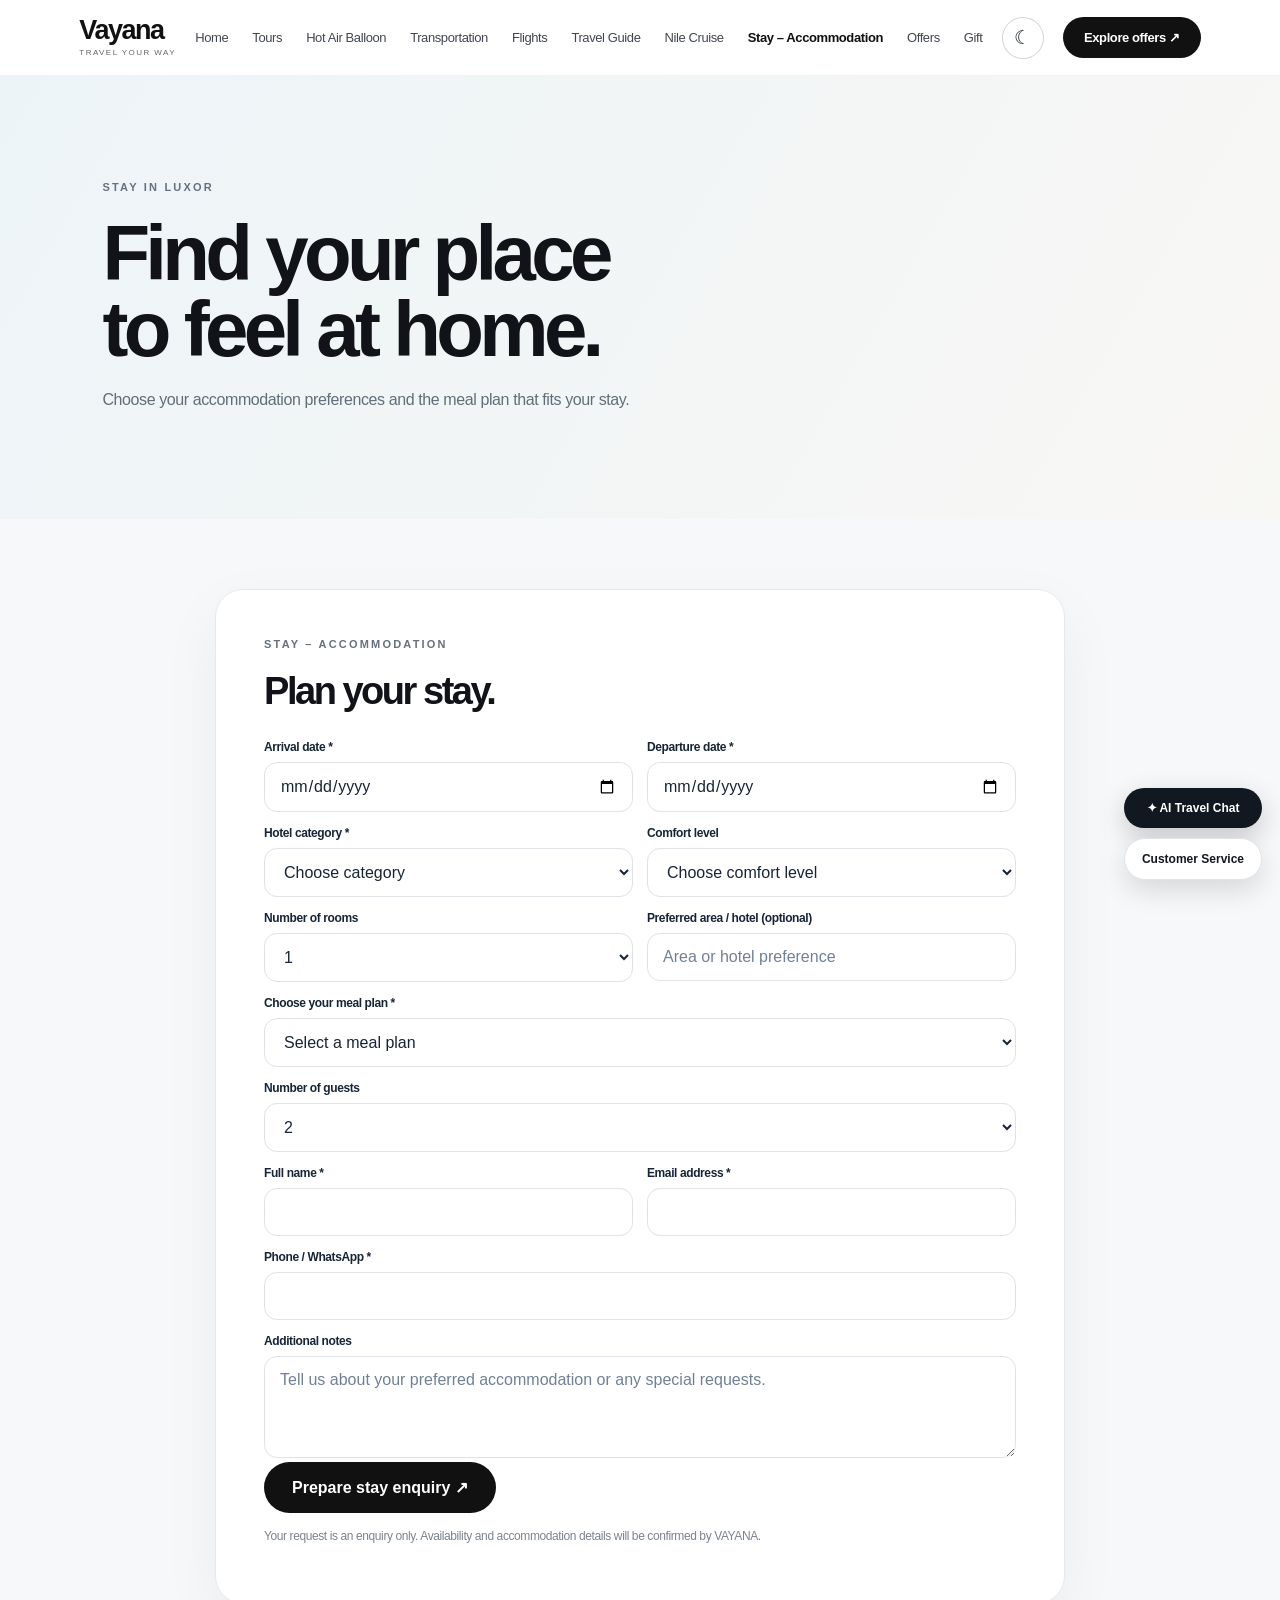
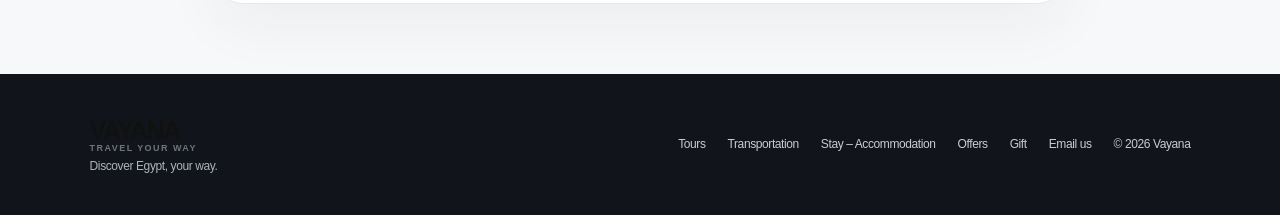
<file: stay.html>
<!doctype html><html lang="en"><head>
<script>
try {
  const savedTheme = localStorage.getItem("vayana-theme");
  const deviceDark = window.matchMedia && window.matchMedia("(prefers-color-scheme: dark)").matches;
  document.documentElement.dataset.vayanaTheme =
    savedTheme === "light" || savedTheme === "dark" ? savedTheme : (deviceDark ? "dark" : "light");
} catch (_) {
  document.documentElement.dataset.vayanaTheme =
    window.matchMedia && window.matchMedia("(prefers-color-scheme: dark)").matches ? "dark" : "light";
}
</script><meta charset="utf-8"><meta name="viewport" content="width=device-width,initial-scale=1"><meta name="theme-color" content="#ffffff"><title>Stay – Accommodation | Vayana — Travel Your Way</title><style>
:root{
  --ink:#111318; --muted:#6e737d; --line:#e7e8eb; --paper:#fff;
  --red:#e63946; --blue:#8ecdf5; --green:#8ccf9b; --pink:#f2a9c2;
  --navy:#14243a; --soft:#f5f7fa; --radius:24px;
}
*{box-sizing:border-box}
html{scroll-behavior:smooth;scroll-padding-top:112px}
body{margin:0;background:#fff;color:var(--ink);font-family:-apple-system,BlinkMacSystemFont,"SF Pro Display","Helvetica Neue",Arial,sans-serif;letter-spacing:-.025em}
a{color:inherit;text-decoration:none}
button,input,select,textarea{font:inherit}
.nav{height:76px;display:flex;align-items:center;justify-content:space-between;padding:0 6.2%;position:sticky;top:0;background:rgba(255,255,255,.86);backdrop-filter:blur(18px);z-index:10;border-bottom:1px solid rgba(0,0,0,.05)}
.brand{display:flex;align-items:center;gap:12px;font-size:25px;font-weight:700;letter-spacing:-.06em}
.mark{width:35px;height:35px;border-radius:12px;background:conic-gradient(from 210deg,var(--red),var(--pink),var(--blue),var(--green),var(--red));position:relative}
.mark:after{content:"";position:absolute;inset:7px;background:white;border-radius:8px;transform:rotate(45deg)}
.brand small{display:block;font-size:9px;letter-spacing:.16em;text-transform:uppercase;color:var(--muted);font-weight:600;margin-top:-2px}
.navlinks{display:flex;gap:24px;align-items:center;font-size:13px;color:#414650;white-space:nowrap}
.navlinks a:hover{color:#000}
.nav-cta,.btn{border:0;border-radius:999px;padding:13px 21px;background:#111;color:white;font-weight:600;font-size:13px;cursor:pointer;transition:.2s}
.nav-cta:hover,.btn:hover{transform:translateY(-2px);box-shadow:0 8px 24px #0002}
.menu{display:none;background:none;border:0;font-size:24px}
.hero{min-height:660px;padding:92px 7% 80px;position:relative;overflow:hidden;background:linear-gradient(115deg,#f7f9fc 0%,#f4f7fa 45%,#e7f2f8 100%);display:flex;align-items:center}
.hero:before{content:"";position:absolute;width:620px;height:620px;border-radius:50%;right:-80px;top:-110px;background:radial-gradient(circle at 35% 35%,#fff 0 10%,#d9eaf2 38%,#a9c6d4 62%,#8fa9b4 100%);opacity:.9}
.hero:after{content:"";position:absolute;width:500px;height:210px;right:2%;bottom:0;background:linear-gradient(160deg,transparent 30%,#d5e0df 30% 40%,#9aafa9 41% 100%);clip-path:polygon(0 75%,25% 45%,45% 66%,70% 10%,100% 55%,100% 100%,0 100%);opacity:.45}
.hero-copy{max-width:540px;position:relative;z-index:2;flex:0 1 48%}
.hero-balloon-gallery{position:relative;z-index:2;flex:1;min-width:360px;max-width:600px;height:470px;margin-left:auto}
.hero-balloon-photo{position:absolute;overflow:hidden;border-radius:28px;box-shadow:0 24px 60px #20384a30;border:7px solid #ffffffb8;background:#dce8ed}
.hero-balloon-photo img{display:block;width:100%;height:100%;object-fit:cover;transition:transform .8s ease}
.hero-balloon-photo:hover img{transform:scale(1.06)}
.hero-balloon-main{width:74%;height:78%;right:0;top:4%}
.hero-balloon-small{width:48%;height:43%;left:0;bottom:0}
.hero-balloon-caption{position:absolute;z-index:3;right:4%;bottom:2%;padding:13px 17px;background:#ffffffdf;backdrop-filter:blur(12px);border:1px solid #ffffff;border-radius:16px;font-size:12px;box-shadow:0 10px 30px #20384a18}
.hero-balloon-caption b{display:block;font-size:15px;margin-bottom:3px}
.eyebrow{font-size:11px;letter-spacing:.2em;text-transform:uppercase;color:#65717d;font-weight:700;margin-bottom:22px}
h1{font-size:clamp(52px,7vw,88px);line-height:.98;letter-spacing:-.075em;margin:0 0 24px;font-weight:700}
.hero p{font-size:19px;line-height:1.55;color:#5e6670;max-width:490px;margin:0 0 32px}
.hero-actions{display:flex;gap:13px;align-items:center}
.btn.secondary{background:#fff;color:#17191e;border:1px solid #dfe3e7}
.hero-note{margin-top:34px;font-size:12px;color:#7c838b}
.hero-note span{display:inline-block;width:7px;height:7px;background:var(--green);border-radius:50%;margin-right:8px}
.float-tag{position:absolute;z-index:3;right:12%;top:22%;padding:13px 17px;border:1px solid #ffffffaa;background:#ffffffb8;backdrop-filter:blur(12px);border-radius:18px;font-size:12px;box-shadow:0 12px 35px #32485b18}
.float-tag b{display:block;font-size:16px;margin-bottom:3px}
.section{padding:95px 7%}
.section-head{text-align:center;max-width:700px;margin:0 auto 44px}
.section-head .eyebrow{margin-bottom:14px}
h2{font-size:clamp(36px,4vw,54px);letter-spacing:-.065em;line-height:1.05;margin:0 0 15px}
.section-head p{color:var(--muted);font-size:16px;line-height:1.6;margin:0}
.features{display:grid;grid-template-columns:repeat(3,1fr);gap:18px;max-width:1160px;margin:auto}
.feature{border:1px solid var(--line);border-radius:22px;padding:27px;background:#fff;min-height:190px}
.icon{width:42px;height:42px;border-radius:14px;display:grid;place-items:center;font-size:20px;margin-bottom:23px}
.icon.red{background:#fff0f1;color:var(--red)}.icon.blue{background:#edf7ff;color:#3189c5}.icon.green{background:#eff9f0;color:#3e9c58}
.feature h3{font-size:18px;margin:0 0 8px;letter-spacing:-.04em}.feature p{margin:0;color:var(--muted);font-size:14px;line-height:1.55}
.customize{background:#f6f7f9;padding:100px 5%}
.form-shell{max-width:1080px;margin:auto;background:white;border:1px solid #e9eaed;border-radius:30px;padding:clamp(22px,4vw,48px);box-shadow:0 18px 60px #1b273510}
.form-title{text-align:center;margin-bottom:35px}
.form-title h2{font-size:42px}
.form-title p{color:var(--muted);margin:0}
.step{margin:32px 0}
.step-label{font-size:15px;font-weight:700;margin-bottom:14px;display:flex;align-items:center;gap:10px}
.step-number{width:25px;height:25px;border-radius:50%;display:grid;place-items:center;background:#111;color:#fff;font-size:11px}
.choice-grid{display:grid;grid-template-columns:repeat(3,1fr);gap:12px}
.choice{border:1px solid #dfe2e7;border-radius:17px;padding:18px 16px;text-align:left;cursor:pointer;background:#fff;min-height:91px;transition:.18s;position:relative}
.choice:hover{border-color:#a7b1bd;transform:translateY(-1px)}
.choice.active{border:1.5px solid #111;background:#fafbfc;box-shadow:0 0 0 3px #11110a}
.choice strong{display:block;font-size:14px;margin-bottom:5px}
.choice small{color:var(--muted);font-size:12px;line-height:1.4}
.choice .emoji{font-size:20px;display:block;margin-bottom:10px}
.choice.active:after{content:"✓";position:absolute;right:12px;top:11px;background:#111;color:white;width:20px;height:20px;border-radius:50%;font-size:12px;display:grid;place-items:center}
.budget .choice:nth-child(1){border-top:3px solid var(--red)}.budget .choice:nth-child(2){border-top:3px solid var(--blue)}.budget .choice:nth-child(3){border-top:3px solid var(--green)}
.field-row{display:grid;grid-template-columns:repeat(2,1fr);gap:14px}
.field label{display:block;font-size:12px;font-weight:650;margin:0 0 8px;color:#444b55}
.field input,.field select,.field textarea{width:100%;padding:14px 15px;border:1px solid #dfe2e7;border-radius:13px;background:#fff;outline:none;color:#17191e}
.field input:focus,.field select:focus,.field textarea:focus{border-color:#777;box-shadow:0 0 0 3px #11110c}
.extras{display:grid;grid-template-columns:repeat(3,1fr);gap:12px}
.extra{display:flex;align-items:center;justify-content:space-between;gap:10px;border:1px solid #e2e5e9;border-radius:16px;padding:15px}
.extra b{display:block;font-size:13px}.extra small{color:var(--muted);font-size:11px}
.switch{appearance:none;width:42px;height:25px;border-radius:99px;background:#d6d9de;position:relative;cursor:pointer;flex:none;transition:.2s}
.switch:checked{background:#111}
.switch:before{content:"";position:absolute;width:19px;height:19px;border-radius:50%;background:#fff;top:3px;left:3px;transition:.2s;box-shadow:0 1px 3px #0003}
.switch:checked:before{left:20px}
.note{font-size:12px;color:var(--muted);line-height:1.5;margin-top:10px}
.submit-row{display:flex;align-items:center;justify-content:space-between;gap:18px;margin-top:32px;padding-top:24px;border-top:1px solid var(--line)}
.submit-row p{font-size:12px;color:var(--muted);margin:0;max-width:450px;line-height:1.5}
.submit{background:#111;color:white;border:0;border-radius:999px;padding:16px 28px;font-weight:650;cursor:pointer;white-space:nowrap}
.submit:hover{background:#30343b}
.split{display:grid;grid-template-columns:1fr 1fr;gap:50px;align-items:center}
.split-art{min-height:390px;border-radius:28px;background:linear-gradient(145deg,#d9eaf0,#f7e7d8 55%,#c5d4c6);position:relative;overflow:hidden}
.split-art:before{content:"";position:absolute;width:330px;height:330px;border-radius:50%;background:#fff8;top:35px;left:50%;transform:translateX(-50%)}
.split-art:after{content:"LUXOR";position:absolute;bottom:24px;left:28px;color:#fff;font-weight:700;font-size:44px;letter-spacing:.18em;text-shadow:0 2px 15px #0004}
.split-copy p{color:var(--muted);line-height:1.7;font-size:16px}
.pills{display:flex;flex-wrap:wrap;gap:9px;margin-top:24px}.pill{padding:9px 13px;border:1px solid var(--line);border-radius:99px;font-size:12px;color:#4d5560}
.footer{padding:42px 7%;background:#11151b;color:white;display:flex;align-items:center;justify-content:space-between;gap:20px}
.footer p{color:#aeb4bd;font-size:12px;margin:6px 0 0}.footer-links{display:flex;gap:22px;color:#c9cdd3;font-size:12px}
.toast{position:fixed;bottom:24px;left:50%;transform:translate(-50%,20px);background:#15191f;color:white;padding:14px 20px;border-radius:14px;font-size:13px;opacity:0;pointer-events:none;transition:.25s;z-index:99999!important;max-width:90%;text-align:center}
.toast.show{opacity:1;transform:translate(-50%,0)}
.hidden{display:none!important}
@media(max-width:800px){
 .nav{padding:8px 4%;height:auto;min-height:66px;flex-wrap:wrap;gap:6px}.navlinks{display:flex!important;order:3;width:100%;gap:20px;overflow-x:auto;justify-content:flex-start;padding:7px 0 5px;scrollbar-width:none}.navlinks::-webkit-scrollbar{display:none}.nav-cta,.menu{display:none}
 .hero{min-height:610px;padding:75px 6% 65px;align-items:flex-start}.hero:before{width:430px;height:430px;right:-170px;top:220px}.float-tag{right:6%;top:auto;bottom:55px}
 .section{padding:72px 6%}.features{grid-template-columns:1fr}.feature{min-height:0}
 .customize{padding:70px 4%}.choice-grid{grid-template-columns:1fr}.choice{min-height:75px}
 .extras{grid-template-columns:1fr}.field-row{grid-template-columns:1fr}
 .submit-row{align-items:stretch;flex-direction:column}.submit{width:100%}
 .split{grid-template-columns:1fr}.split-art{min-height:280px}
 .footer{flex-direction:column;align-items:flex-start}.footer-links{flex-wrap:wrap}
}

/* Vayana experimental expansion */
.extra-section{padding:86px 7%;max-width:1440px;margin:auto}
.extra-head{max-width:760px;margin:0 auto 38px;text-align:center}
.extra-head .eyebrow{color:#777;font-size:11px;letter-spacing:.16em;text-transform:uppercase;font-weight:750}
.extra-head h2{font-size:clamp(34px,5vw,58px);letter-spacing:-.06em;line-height:1.02;margin:12px 0}
.extra-head p{color:#6b7078;line-height:1.75;font-size:14px}
.extra-grid{display:grid;grid-template-columns:repeat(3,1fr);gap:16px}
.extra-card{background:#fff;border:1px solid #e8e8e8;border-radius:22px;padding:25px;box-shadow:0 10px 30px #11111108}
.extra-card h3{font-size:19px;letter-spacing:-.035em;margin:10px 0}
.extra-card p,.extra-card li{font-size:13px;line-height:1.7;color:#666}
.extra-icon{width:42px;height:42px;border-radius:14px;display:grid;place-items:center;background:#f3f4f5;font-size:20px}
.extra-dark{background:#15191f;color:#fff;border-radius:28px}
.extra-dark .extra-head p,.extra-dark .extra-card p{color:#c2c5ca}
.extra-dark .extra-card{background:#20252d;border-color:#353b45}
.builder-layout,.estimator-layout,.tracker-layout{display:grid;grid-template-columns:1fr 1fr;gap:22px;align-items:start}
.builder-panel,.builder-summary,.estimator-panel,.estimator-result,.tracker-panel{background:#fff;border:1px solid #e8e8e8;border-radius:22px;padding:25px}
.builder-options{display:flex;flex-wrap:wrap;gap:9px;margin:14px 0}
.builder-chip{border:1px solid #ddd;background:white;padding:10px 13px;border-radius:99px;font-size:12px;cursor:pointer}
.builder-chip.active{background:#171a20;color:#fff;border-color:#171a20}
.builder-summary{background:#f7f7f5;position:sticky;top:90px}
.builder-summary ol{padding-left:20px;color:#555;font-size:13px;line-height:1.9}
.extra-field{display:grid;gap:7px;margin:13px 0}
.extra-field label{font-size:12px;font-weight:700}
.extra-field select,.extra-field input{width:100%;padding:12px;border:1px solid #ddd;border-radius:11px;background:white}
.extra-button{border:0;background:#171a20;color:#fff;padding:13px 19px;border-radius:99px;font-weight:700;cursor:pointer}
.extra-button.light{background:#fff;color:#171a20;border:1px solid #ddd}
.extra-note{font-size:11px;color:#777;line-height:1.6;margin-top:12px}
.comparison{width:100%;border-collapse:collapse;background:white;border-radius:18px;overflow:hidden}
.comparison th,.comparison td{padding:16px;text-align:left;border-bottom:1px solid #eee;font-size:13px}
.comparison th{background:#f5f5f3}
.gift-grid,.journal-grid,.moments-grid{display:grid;grid-template-columns:repeat(3,1fr);gap:16px}
.gift-card,.journal-card,.moment-card{border-radius:22px;overflow:hidden;background:white;border:1px solid #e8e8e8}
.gift-card img,.journal-card img,.moment-card img{width:100%;height:190px;object-fit:cover;display:block}
.gift-card div,.journal-card div,.moment-card div{padding:20px}
.gift-card h3,.journal-card h3,.moment-card h3{margin:0 0 7px;font-size:18px}
.gift-card p,.journal-card p,.moment-card p{font-size:12px;color:#666;line-height:1.65}
.guide-placeholder{border:1px dashed #bbb;border-radius:18px;padding:24px;text-align:center;background:#fafafa}
.review-placeholder{padding:28px;border-radius:20px;background:#f6f6f4;text-align:center}
.lang-switch{display:flex;gap:8px;justify-content:center;margin-top:18px}
.lang-switch button{border:1px solid #ddd;background:#fff;border-radius:99px;padding:8px 14px;cursor:pointer}
.lang-switch button.active{background:#171a20;color:white}
.status-steps{display:grid;grid-template-columns:repeat(4,1fr);gap:8px;margin-top:20px}
.status-step{border:1px solid #ddd;border-radius:13px;padding:12px;text-align:center;font-size:11px;color:#777}
.status-step.active{background:#eaf5ed;border-color:#8ccf9b;color:#245c34;font-weight:750}
.whatsapp-float{position:fixed;right:22px;bottom:22px;z-index:50;background:#1f9d59;color:white;text-decoration:none;padding:14px 18px;border-radius:99px;font-size:13px;font-weight:750;box-shadow:0 8px 28px #0003}
@media(max-width:850px){.extra-section{padding:68px 5%}.extra-grid,.gift-grid,.journal-grid,.moments-grid{grid-template-columns:1fr}.builder-layout,.estimator-layout,.tracker-layout{grid-template-columns:1fr}.builder-summary{position:static}.status-steps{grid-template-columns:1fr 1fr}.comparison th,.comparison td{padding:10px 8px;font-size:11px}}

</style><style>
/* Experimental Home additions — isolated from the original sections */
.balloon-experience{padding:105px 7%;display:grid;grid-template-columns:.82fr 1.18fr;gap:6%;align-items:center;background:#f7f9fb;overflow:hidden}
.balloon-experience-head{max-width:440px}.balloon-experience-head .eyebrow{color:#71808d}.balloon-experience-head h2{font-size:clamp(40px,5vw,65px);line-height:1.02;letter-spacing:-.07em;margin:0 0 20px}.balloon-experience-head h2 span{color:#7faec8}.balloon-experience-head p{font-size:16px;line-height:1.7;color:#68727d;margin:0 0 27px}
.balloon-mosaic{height:510px;position:relative;min-width:0}.balloon-shot{position:absolute;margin:0;overflow:hidden;border-radius:25px;background:#dce7ed;box-shadow:0 22px 55px #1c34451c;border:6px solid #fff}.balloon-shot img{width:100%;height:100%;display:block;object-fit:cover;transition:transform 1s cubic-bezier(.2,.7,.2,1)}.balloon-shot:hover img{transform:scale(1.06)}.balloon-shot figcaption{position:absolute;left:14px;bottom:14px;padding:10px 13px;border-radius:12px;background:#ffffffdf;backdrop-filter:blur(10px);font-size:11px;font-weight:650;color:#202832}.balloon-shot-large{left:0;top:5%;width:59%;height:83%}.balloon-shot-top{right:0;top:0;width:43%;height:47%}.balloon-shot-bottom{right:0;bottom:0;width:43%;height:47%}
.luxor-panorama{min-height:490px;position:relative;display:flex;align-items:center;padding:80px 8%;overflow:hidden;background:#101820;color:white}.panorama-image{position:absolute;inset:0;background:linear-gradient(90deg,#101820f2 0%,#101820c9 44%,#10182030 100%),url('./cruise-ship-aerial-01.jpg') center/cover;transform:scale(1.01)}.panorama-copy{position:relative;z-index:1;max-width:520px}.panorama-copy .eyebrow{color:#9dc9e8}.panorama-copy h2{font-size:clamp(42px,5.5vw,68px);line-height:1.02;margin-bottom:18px}.panorama-copy p{max-width:440px;color:#d1d8df;line-height:1.7;margin:0 0 26px}.panorama-stamp{position:absolute;right:7%;bottom:34px;font-size:12px;letter-spacing:.28em;color:#fff;font-weight:700}.panorama-stamp span{display:block;font-size:9px;letter-spacing:.4em;color:#c4d4df;margin-top:5px}
@media(max-width:800px){.balloon-experience{grid-template-columns:1fr;padding:76px 6%;gap:28px}.balloon-mosaic{height:390px}.balloon-shot-large{height:82%;width:61%}.balloon-shot-top,.balloon-shot-bottom{width:43%;height:46%}.luxor-panorama{min-height:460px;padding:70px 7%}.panorama-image{background-position:58% center}.panorama-stamp{right:7%;bottom:22px}}
@media(prefers-reduced-motion:reduce){.balloon-shot img{transition:none}}
</style><style>
/* Vayana Transportation, realistic map and chat interface */
.transportation-page{padding:88px 6%;background:linear-gradient(135deg,#f5f7fa,#eef3f7);display:grid;grid-template-columns:.85fr 1.15fr;gap:42px;align-items:start}
.transportation-hero{position:sticky;top:125px;padding:35px 10px}
.transportation-hero h2{font-size:clamp(42px,5vw,66px);line-height:1.02}
.transportation-hero p{color:var(--muted);font-size:16px;line-height:1.8;max-width:460px}
.transport-tags{display:flex;flex-wrap:wrap;gap:9px;margin-top:28px}.transport-tags span{padding:9px 13px;border:1px solid #dce2e8;border-radius:99px;background:#ffffffa8;font-size:11px}
.transport-form-shell{background:#fff;border:1px solid #e3e7eb;border-radius:26px;padding:clamp(22px,4vw,38px);box-shadow:0 20px 55px #17212b10}
.transport-form-heading h3{font-size:27px;margin:0 0 7px;letter-spacing:-.05em}.transport-form-heading p{color:var(--muted);font-size:13px;margin:0 0 25px}
.transport-fields{margin-top:17px;padding:18px;background:#f8f9fb;border:1px solid #edf0f3;border-radius:17px}
.transport-subfields{margin-top:15px;padding-top:15px;border-top:1px solid #e4e8ed}.transport-subfields h4{margin:0 0 13px;font-size:14px}
.transport-contact{margin-top:18px}.transport-hint,.transport-disclaimer{font-size:11px;line-height:1.65;color:#7c8590}.sunset-note{display:flex;gap:13px;align-items:center;background:#fff7eb;border:1px solid #f4e1c2;padding:16px;border-radius:14px;margin-top:14px}.sunset-note>span{font-size:24px;color:#c98a37}.sunset-note b,.sunset-note small{display:block}.sunset-note small{font-size:11px;color:#7e7567;margin-top:4px;line-height:1.5}.transport-disclaimer{margin:13px 0 0}
.chat-launchers{position:fixed;right:18px;bottom:20px;z-index:60;display:flex;flex-direction:column;gap:10px}
.chat-launcher{border:0;border-radius:99px;padding:13px 17px;background:#111820;color:#fff;box-shadow:0 10px 28px #0003;font-size:12px;font-weight:700;cursor:pointer}
.chat-launcher.service{background:#fff;color:#111820;border:1px solid #dfe3e8}
.chat-panel{position:fixed;right:18px;bottom:145px;width:min(360px,calc(100vw - 30px));background:#fff;border:1px solid #e3e7eb;border-radius:20px;box-shadow:0 20px 60px #0003;z-index:61;overflow:hidden}
.chat-panel[hidden]{display:none}.chat-head{padding:15px 17px;background:#111820;color:#fff;display:flex;justify-content:space-between;align-items:center}.chat-head small{display:block;color:#c3ccd4;font-size:10px;margin-top:3px}.chat-close{background:none;border:0;color:#fff;font-size:22px;cursor:pointer}
.chat-messages{padding:15px;max-height:250px;overflow:auto;background:#f7f8fa}.chat-bubble{background:#fff;border:1px solid #e7eaee;border-radius:13px;padding:10px 12px;font-size:12px;line-height:1.55;margin:0 0 9px;max-width:92%}.chat-bubble.user{margin-left:auto;background:#eaf4fb}.chat-compose{display:flex;gap:8px;padding:12px}.chat-compose input{min-width:0;flex:1;border:1px solid #dfe3e8;border-radius:99px;padding:11px 13px;font-size:12px}.chat-compose button,.chat-action{border:0;border-radius:99px;background:#111820;color:#fff;padding:10px 13px;font-size:11px;font-weight:700;cursor:pointer}
.service-chat-body{padding:16px}.service-chat-body p{font-size:12px;line-height:1.6;color:#626b75}.service-chat-body label{display:block;font-size:11px;font-weight:700;margin:12px 0 6px}.service-chat-body input,.service-chat-body textarea,.service-chat-body select{width:100%;border:1px solid #dfe3e8;border-radius:10px;padding:10px;font:inherit;font-size:12px}
.service-price{background:#f5f7fa;border-radius:12px;padding:12px;font-size:12px;line-height:1.6;margin:12px 0}
@media(max-width:850px){.transportation-page{grid-template-columns:1fr;gap:10px;padding:65px 5%}.transportation-hero{position:static;padding:10px 0 20px}}
.chat-launchers{right:10px;bottom:12px}.chat-launcher{padding:11px 13px;font-size:11px}.chat-panel{right:10px;bottom:130px}}
</style><style>
.mark.bag-mark{border-radius:0;background:none;position:relative;width:36px;height:36px;animation:bagHue 20s linear infinite}
.mark.bag-mark:before{content:"";position:absolute;left:3px;right:3px;top:11px;bottom:2px;border:3px solid var(--bag-color,#e63946);border-radius:7px 7px 9px 9px;background:transparent}
.mark.bag-mark:after{content:"";position:absolute;left:12px;top:3px;width:10px;height:10px;border:3px solid var(--bag-color,#e63946);border-bottom:0;border-radius:7px 7px 0 0;background:transparent;transform:none;inset:auto}
@keyframes bagHue{0%,19%{--bag-color:#e63946}20%,39%{--bag-color:#8ecdf5}40%,59%{--bag-color:#8ccf9b}60%,79%{--bag-color:#f2a9c2}80%,100%{--bag-color:#e63946}}
.wizard-tabs{display:flex;justify-content:center;gap:10px;margin:0 auto 30px;flex-wrap:wrap}.wiz-tab{border:1px solid #dfe2e7;background:#fff;border-radius:99px;padding:12px 20px;font-size:13px;font-weight:650;cursor:pointer}.wiz-tab.active{background:#111;color:#fff;border-color:#111}.wiz-panel{display:none}.wiz-panel.active{display:block}.hotel-grid .choice{min-height:90px}
.comfort-grid .choice:nth-child(1){border-top:3px solid var(--red)}.comfort-grid .choice:nth-child(2){border-top:3px solid var(--blue)}.comfort-grid .choice:nth-child(3){border-top:3px solid var(--green)}
.optional-grid{display:grid;grid-template-columns:repeat(2,minmax(0,1fr));gap:12px}.optional-card{display:flex;align-items:center;justify-content:space-between;gap:14px;border:1px solid #e2e5e9;border-radius:16px;padding:16px}.optional-card b{display:block;font-size:13px}.optional-card small{display:block;color:var(--muted);font-size:11px;margin-top:4px}
.ios-switch{position:relative;display:inline-block;width:48px;height:28px;flex:none}.ios-switch input{opacity:0;width:0;height:0}.ios-switch span{position:absolute;inset:0;background:#d5d8dd;border-radius:99px;transition:.25s;cursor:pointer}.ios-switch span:before{content:"";position:absolute;width:22px;height:22px;left:3px;top:3px;background:white;border-radius:50%;box-shadow:0 1px 4px #0003;transition:.25s}.ios-switch input:checked+span{background:#111}.ios-switch input:checked+span:before{transform:translateX(20px)}
.package-intro{text-align:center;margin:20px 0 28px}.package-intro h2{font-size:38px}.package-intro p,.package-note{color:var(--muted);line-height:1.6}
.package-cards{display:grid;grid-template-columns:repeat(2,minmax(0,1fr));gap:18px}.package-card{border:1px solid #e2e5e9;border-radius:22px;overflow:hidden;background:#fff}.package-card h3{margin:0;font-size:21px}.package-card .pc-body{padding:20px}.package-card p{color:var(--muted);font-size:13px;line-height:1.6}.package-card .gallery{display:grid;grid-template-columns:repeat(3,1fr);gap:3px;height:160px}.package-card .gallery img{width:100%;height:100%;object-fit:cover}.package-card .pc-meta{font-size:11px;letter-spacing:.08em;text-transform:uppercase;color:#777;margin-bottom:8px}.package-card button{background:#111;color:white;border:0;border-radius:99px;padding:12px 18px;font-weight:600;cursor:pointer}
.itinerary{border-top:1px solid #eee;margin-top:16px;padding-top:15px}.stop-row{display:flex;align-items:center;gap:8px;margin:8px 0;font-size:13px}.stop-row select{flex:1;min-width:0;padding:9px;border:1px solid #ddd;border-radius:10px}.stop-row .remove{border:0;background:#f4f4f4;border-radius:8px;padding:8px;cursor:pointer}.replace-wrap{background:#f7f8fa;border-radius:14px;padding:12px;margin-top:12px}.replace-wrap label{font-size:12px;font-weight:700}.replace-wrap select{width:100%;margin-top:7px;padding:10px;border:1px solid #ddd;border-radius:10px}
.place-detail{margin:18px 0;padding-bottom:15px;border-bottom:1px solid #eee}.place-detail h4{margin:0 0 10px;font-size:16px}.stop-gallery{height:125px!important;border-radius:12px;overflow:hidden}.package-note{font-size:12px;margin:22px 0 0;padding:16px;background:#f7f8fa;border-radius:14px}
@media(max-width:760px){.package-cards{grid-template-columns:1fr}.optional-grid{grid-template-columns:1fr}.package-card .gallery{height:140px}.wizard-tabs{gap:6px}.wiz-tab{padding:10px 13px;font-size:12px}}
</style><style>

/* Apple-inspired motion: calm reveals, cinematic image drift and soft color accents */
.hero{isolation:isolate;}
.hero:before{animation:heroOrb 14s ease-in-out infinite alternate;transform-origin:center;}
.hero:after{animation:landscapeFloat 18s ease-in-out infinite alternate;}
.hero-copy>*{animation:heroEnter .85s both;}
.hero-copy .eyebrow{animation-delay:.08s}.hero-copy h1{animation-delay:.18s}.hero-copy p{animation-delay:.3s}.hero-copy .hero-actions{animation-delay:.42s}.hero-copy .hero-note{animation-delay:.54s}
.float-tag{animation:tagFloat 6s ease-in-out infinite;}
.temple-tile{position:relative;isolation:isolate;opacity:0;transform:translateY(26px) scale(.985);transition:transform .65s cubic-bezier(.2,.7,.2,1),filter .4s,opacity .7s;}
.temple-tile.is-visible{opacity:1;transform:translateY(0) scale(1)}
.temple-tile:before{content:"";position:absolute;inset:0;background:var(--tile) center/cover;z-index:-2;transition:transform 1.2s cubic-bezier(.2,.7,.2,1);}
.temple-tile:hover:before{transform:scale(1.08)}
.temple-tile:after{content:"";position:absolute;inset:0;background:linear-gradient(135deg,#e6394620,#8ecdf520,#8ccf9b18);opacity:.55;pointer-events:none;z-index:-1}
.temple-heading,.feature,.split-copy,.form-title,.package-intro{opacity:0;transform:translateY(22px);transition:opacity .75s ease,transform .75s cubic-bezier(.2,.7,.2,1)}
.temple-heading.is-visible,.feature.is-visible,.split-copy.is-visible,.form-title.is-visible,.package-intro.is-visible{opacity:1;transform:translateY(0)}
.feature{transition-delay:var(--reveal-delay,0s)}
.balloon-experience-head,.balloon-shot,.panorama-copy{opacity:0;transform:translateY(22px);transition:opacity .8s ease,transform .8s cubic-bezier(.2,.7,.2,1)}
.balloon-experience-head.is-visible,.balloon-shot.is-visible,.panorama-copy.is-visible{opacity:1;transform:translateY(0)}
@keyframes heroEnter{from{opacity:0;transform:translateY(22px)}to{opacity:1;transform:translateY(0)}}
@keyframes heroOrb{from{transform:translate3d(0,0,0) scale(1)}to{transform:translate3d(-28px,24px,0) scale(1.06)}}
@keyframes landscapeFloat{from{transform:translateX(0)}to{transform:translateX(-22px)}}
@keyframes tagFloat{0%,100%{transform:translateY(0)}50%{transform:translateY(-9px)}}
@media(prefers-reduced-motion:reduce){*,*:before,*:after{animation:none!important;transition:none!important;scroll-behavior:auto!important}.temple-tile,.temple-heading,.feature,.split-copy,.form-title,.package-intro,.balloon-experience-head,.balloon-shot,.panorama-copy{opacity:1;transform:none}}

.temple-showcase{padding:100px 6%;background:#101820;color:white}.temple-heading{text-align:center;max-width:760px;margin:0 auto 42px}.temple-heading .eyebrow{color:#9dc9e8}.temple-heading h2{font-size:clamp(40px,6vw,68px);line-height:1.02}.temple-heading h2 span{color:#8ecdf5}.temple-heading p{color:#c3cbd3;line-height:1.6}.temple-grid{max-width:1250px;margin:auto;display:grid;grid-template-columns:1.4fr 1fr 1fr;grid-auto-rows:230px;gap:14px}.temple-tile{border:0;border-radius:22px;overflow:hidden;text-align:left;color:white;padding:22px;display:flex;flex-direction:column;justify-content:flex-end;align-items:flex-start;background-image:linear-gradient(0deg,#07111bdc,transparent 75%),var(--tile);background-position:center;background-size:cover;cursor:pointer;transition:.3s}.temple-tile:hover{transform:translateY(-4px);filter:saturate(1.12)}.temple-tile span{font-size:25px;font-weight:700;letter-spacing:-.04em}.temple-tile small{font-size:12px;margin-top:5px;color:#eef4f8}.temple-wide{grid-row:span 2}.temple-modal{display:none;position:fixed;inset:0;background:#07111bd9;z-index:50;padding:20px;align-items:center;justify-content:center}.temple-modal.open{display:flex}.temple-modal-card{max-width:760px;width:100%;max-height:90vh;overflow:auto;background:white;color:#15191e;border-radius:24px;padding:30px;position:relative}.temple-modal-card h2{font-size:36px}.temple-modal-card p{line-height:1.7;color:#606975}.temple-modal-card img{width:100%;height:270px;object-fit:cover;border-radius:16px;margin:12px 0}.modal-close{position:absolute;right:15px;top:12px;border:0;background:#f0f2f4;border-radius:50%;width:36px;height:36px;font-size:24px;cursor:pointer}.balloon-only{display:flex;align-items:center;justify-content:space-between;gap:20px;padding:22px;margin:20px 0 28px;border-radius:20px;background:linear-gradient(110deg,#fff0f2,#edf7ff,#eff9f0);border:1px solid #e8e9eb}.balloon-only h3{font-size:21px;margin:0 0 6px}.balloon-only p{margin:0;color:#626b75;font-size:13px}.balloon-only button,.package-request{background:#111;color:white;border:0;border-radius:99px;padding:14px 20px;font-weight:650;cursor:pointer;white-space:nowrap}.package-booking{margin-top:18px;padding:16px;background:#f7f8fa;border-radius:16px}.package-booking h4{margin:0 0 12px}.package-booking .field-row{margin-top:10px}.package-booking textarea{min-height:80px}.fixed-shared{background:#fff8ed;border:1px solid #f0dfc5;border-radius:12px;padding:12px;font-size:12px;color:#70532d;margin:12px 0}.package-request{margin-top:14px;width:100%}
@media(max-width:760px){.hero{min-height:unset;display:block;padding:70px 6% 48px}.hero-copy{max-width:100%}.hero-balloon-gallery{min-width:0;width:100%;height:340px;margin:38px 0 0}.hero-balloon-main{width:76%;height:78%}.hero-balloon-small{width:48%;height:43%}.hero-balloon-caption{right:1%;bottom:-2%}.float-tag{position:relative;right:auto;top:auto;bottom:auto;display:inline-block;margin:18px 0 0}.temple-showcase{padding:72px 5%}.temple-grid{grid-template-columns:1fr 1fr;grid-auto-rows:190px}.temple-wide{grid-row:auto;grid-column:span 2}.balloon-only{align-items:stretch;flex-direction:column}.balloon-only button{width:100%}.temple-modal-card{padding:22px}}
</style><style>.standalone-hero{padding:105px 8% 90px;background:linear-gradient(120deg,#edf4f8,#f8f7f4);}.standalone-hero h1{font-size:clamp(44px,7vw,78px);line-height:.98;letter-spacing:-.06em;margin:18px 0}.standalone-hero p{max-width:560px;color:#626d79;line-height:1.7}.standalone-form-section{padding:70px 5%;background:#f7f8fa}.standalone-form{max-width:850px;margin:auto;padding:clamp(24px,4vw,48px);border:1px solid #e5e9ed;border-radius:28px;background:white;box-shadow:0 20px 60px #18232e0d}.standalone-form h2{font-size:38px;margin:6px 0 28px}.form-footnote{font-size:12px;color:#7a838d;margin-top:16px}.site-nav .navlinks a.active{font-weight:800;color:#111}.site-nav .menu{display:none}@media(max-width:900px){.site-nav .navlinks{display:none}.site-nav.nav-open .navlinks{display:flex;position:absolute;top:76px;left:16px;right:16px;z-index:100;flex-direction:column;padding:18px;background:white;border:1px solid #e6e9ed;border-radius:18px}.site-nav .menu{display:block}}@media(max-width:650px){.nav-cta{display:none!important}}
.mark.bag-mark{animation:none!important;--bag-color:#111!important}.mark.bag-mark:before,.mark.bag-mark:after{border-color:#111!important}</style><meta name="description" content="Plan your Luxor accommodation with VAYANA. Choose your hotel category, comfort level, dates, rooms and meal plan."><link rel="canonical" href="https://vayana-travel.firebaseapp.com/stay.html"><meta property="og:type" content="website"><meta property="og:title" content="Stay – Accommodation | Vayana — Travel Your Way"><meta property="og:description" content="Plan your Luxor accommodation with VAYANA. Choose your hotel category, comfort level, dates, rooms and meal plan."><meta property="og:url" content="https://vayana-travel.firebaseapp.com/stay.html"><meta name="twitter:card" content="summary_large_image">
<style id="vayana-approved-wordmark">
.brand-lockup{display:flex;flex-direction:column;align-items:flex-start;line-height:1}
.brand-wordmark{display:inline-flex;align-items:center;gap:0;font-size:1em;font-weight:800;letter-spacing:-.075em;line-height:.95;white-space:nowrap}
.brand-v,.brand-rest{background:linear-gradient(100deg,#e63946 0%,#f2a9c2 34%,#8ecdf5 68%,#8ccf9b 100%);-webkit-background-clip:text;background-clip:text;color:transparent}
.brand-tree{display:inline-block;position:relative;width:.72em;height:1.08em;margin:0 .015em;flex:none;top:.12em}
.brand-tree i{position:absolute;inset:0 0 .15em;background:linear-gradient(145deg,#70bd83 0%,#25834e 58%,#12633d 100%);clip-path:polygon(50% 0,61% 24%,55% 24%,75% 49%,66% 49%,91% 78%,61% 78%,76% 100%,24% 100%,39% 78%,9% 78%,34% 49%,25% 49%,45% 24%,39% 24%);filter:drop-shadow(0 1px 1px #17452a55)}
.brand-tree i:before{content:"";position:absolute;left:39%;top:0;width:22%;height:12%;background:#fff;border-radius:50%}
.brand-tree b{position:absolute;bottom:0;left:43%;width:14%;height:.17em;background:#9a704b;border-radius:1px}
.brand-lockup>small{display:block;font-size:9px;letter-spacing:.16em;text-transform:uppercase;color:var(--muted);font-weight:600;margin-top:4px}
.footer .brand-lockup>small{color:#aeb4bd}
.mark.bag-mark{display:none!important}
</style><style id="vayana-approved-winter-wordmark">
.brand-wordmark{letter-spacing:-.075em}
.brand-v{color:#f08ab5}
.brand-y-gift{display:inline-block;position:relative;background:linear-gradient(180deg,#9dd9ff 0%,#62b5ed 100%);-webkit-background-clip:text;background-clip:text;color:transparent;padding:0 .025em}
.brand-y-gift:after{content:"";position:absolute;left:48%;top:9%;height:82%;width:13%;background:linear-gradient(90deg,#e43d4b,#ff7881);transform:rotate(39deg);border-radius:3px;box-shadow:0 0 0 1px #fff5}
.brand-y-gift:before{content:"";position:absolute;z-index:2;left:38%;top:-3%;width:30%;height:15%;background:radial-gradient(ellipse at 30% 50%,#ed5362 0 38%,transparent 42%),radial-gradient(ellipse at 70% 50%,#f47c86 0 38%,transparent 42%);transform:rotate(12deg);filter:drop-shadow(0 1px 1px #8b263355)}
.brand-tree i{background:linear-gradient(145deg,#7acb91 0%,#25834e 58%,#12633d 100%)}
.brand-tree i:after{content:"";position:absolute;left:8%;top:17%;width:84%;height:10%;border-radius:50%;border-top:3px solid #fff;transform:rotate(-8deg);opacity:.95;box-shadow:0 12px 0 -1px #fff,0 26px 0 -1px #fff}
.brand-tree b{z-index:2}
</style><style id="vayana-text-only-wordmark">
.brand{display:flex!important;align-items:center!important;gap:0!important;color:#111!important}
.brand .mark,.brand .bag-mark{display:none!important}
.brand .vayana-word-only{display:block!important;color:#111!important;font-family:inherit!important;font-size:27px!important;font-weight:800!important;letter-spacing:-.055em!important;line-height:1!important}
.brand .vayana-word-only small{display:block!important;color:#666!important;font-size:8px!important;font-weight:500!important;letter-spacing:.18em!important;line-height:1.4!important;margin-top:3px!important}
@media(max-width:700px){.brand .vayana-word-only{font-size:24px!important}}
</style><style id="home-chat-style-match">
/* Match the Home chat controls and panels without changing chat behavior. */
.chat-launchers{position:fixed!important;right:18px!important;bottom:20px!important;z-index:60!important;display:flex!important;flex-direction:column!important;gap:10px!important}
.chat-launcher{border:0!important;border-radius:99px!important;padding:13px 17px!important;background:#111820!important;color:#fff!important;box-shadow:0 10px 28px #0003!important;font-size:12px!important;font-weight:700!important;cursor:pointer!important}
.chat-launcher.service{background:#fff!important;color:#111820!important;border:1px solid #dfe3e8!important}
.chat-panel{position:fixed!important;right:18px!important;bottom:145px!important;width:min(360px,calc(100vw - 30px))!important;background:#fff!important;border:1px solid #e3e7eb!important;border-radius:20px!important;box-shadow:0 20px 60px #0003!important;z-index:61!important;overflow:hidden!important}
.chat-panel[hidden]{display:none!important}
.chat-head{padding:15px 17px!important;background:#111820!important;color:#fff!important;display:flex!important;justify-content:space-between!important;align-items:center!important}
.chat-head b,.chat-head small,.chat-close{color:#fff!important}
.chat-head small{display:block!important;color:#c3ccd4!important;font-size:10px!important;margin-top:3px!important}
.chat-close{background:none!important;border:0!important;color:#fff!important;font-size:22px!important;cursor:pointer!important}
.chat-messages{padding:15px!important;max-height:250px!important;overflow:auto!important;background:#f7f8fa!important}
.chat-bubble{background:#fff!important;border:1px solid #e7eaee!important;border-radius:13px!important;padding:10px 12px!important;font-size:12px!important;line-height:1.55!important;margin:0 0 9px!important;max-width:92%!important;color:#111820!important}
.chat-bubble.user{margin-left:auto!important;background:#eaf4fb!important}
.chat-compose{display:flex!important;gap:8px!important;padding:12px!important;background:#fff!important}
.chat-compose input{min-width:0!important;flex:1!important;background:#fff!important;color:#111820!important;border:1px solid #dfe3e8!important;border-radius:99px!important;padding:11px 13px!important;font-size:12px!important}
.chat-compose button,.chat-action{border:0!important;border-radius:99px!important;background:#111820!important;color:#fff!important;padding:10px 13px!important;font-size:11px!important;font-weight:700!important;cursor:pointer!important}
.service-chat-body{padding:16px!important;background:#fff!important;color:#111820!important}
.service-chat-body p{font-size:12px!important;line-height:1.6!important;color:#626b75!important}
.service-chat-body label{display:block!important;font-size:11px!important;font-weight:700!important;margin:12px 0 6px!important;color:#111820!important}
.service-chat-body input,.service-chat-body textarea,.service-chat-body select{width:100%!important;background:#fff!important;color:#111820!important;border:1px solid #dfe3e8!important;border-radius:10px!important;padding:10px!important;font:inherit!important;font-size:12px!important}
.service-price{background:#f5f7fa!important;color:#111820!important;border-radius:12px!important;padding:12px!important;font-size:12px!important;line-height:1.6!important;margin:12px 0!important}
@media(max-width:650px){.chat-launchers{right:10px!important;bottom:12px!important}.chat-launcher{padding:11px 13px!important;font-size:11px!important}.chat-panel{right:10px!important;bottom:130px!important}}
</style>

<style id="home-identical-chat-window">
/* Match the Home page chat windows exactly; force opaque surfaces on every page. */
.chat-panel{
 position:fixed!important;right:18px!important;bottom:145px!important;
 width:min(360px,calc(100vw - 30px))!important;
 background:#fff!important;background-color:#fff!important;
 border:1px solid #e3e7eb!important;border-radius:20px!important;
 box-shadow:0 20px 60px #0003!important;z-index:61!important;overflow:hidden!important;
 opacity:1!important;backdrop-filter:none!important;-webkit-backdrop-filter:none!important;
}
.chat-panel[hidden]{display:none!important}
.chat-head{
 padding:15px 17px!important;background:#111820!important;background-color:#111820!important;
 color:#fff!important;display:flex!important;justify-content:space-between!important;align-items:center!important;
 opacity:1!important;
}
.chat-head b,.chat-head small,.chat-close{color:#fff!important}
.chat-head small{display:block!important;color:#c3ccd4!important;font-size:10px!important;margin-top:3px!important}
.chat-close{background:none!important;border:0!important;color:#fff!important;font-size:22px!important;cursor:pointer!important}
.chat-messages{
 padding:15px!important;max-height:250px!important;overflow:auto!important;
 background:#f7f8fa!important;background-color:#f7f8fa!important;opacity:1!important;
}
.chat-bubble{
 background:#fff!important;background-color:#fff!important;border:1px solid #e7eaee!important;
 border-radius:13px!important;padding:10px 12px!important;font-size:12px!important;
 line-height:1.55!important;margin:0 0 9px!important;max-width:92%!important;color:#111820!important;
}
.chat-bubble.user{margin-left:auto!important;background:#eaf4fb!important;background-color:#eaf4fb!important}
.chat-compose{
 display:flex!important;gap:8px!important;padding:12px!important;
 background:#fff!important;background-color:#fff!important;opacity:1!important;
}
.chat-compose input{
 min-width:0!important;flex:1!important;background:#fff!important;background-color:#fff!important;
 color:#111820!important;border:1px solid #dfe3e8!important;border-radius:99px!important;
 padding:11px 13px!important;font-size:12px!important;opacity:1!important;
}
.chat-compose button,.chat-action{
 border:0!important;border-radius:99px!important;background:#111820!important;background-color:#111820!important;
 color:#fff!important;padding:10px 13px!important;font-size:11px!important;font-weight:700!important;cursor:pointer!important;
}
.service-chat-body{
 padding:16px!important;background:#fff!important;background-color:#fff!important;
 color:#111820!important;opacity:1!important;
}
.service-chat-body p{font-size:12px!important;line-height:1.6!important;color:#626b75!important}
.service-chat-body label{display:block!important;font-size:11px!important;font-weight:700!important;margin:12px 0 6px!important;color:#111820!important}
.service-chat-body input,.service-chat-body textarea,.service-chat-body select{
 width:100%!important;background:#fff!important;background-color:#fff!important;color:#111820!important;
 border:1px solid #dfe3e8!important;border-radius:10px!important;padding:10px!important;
 font:inherit!important;font-size:12px!important;opacity:1!important;
}
.service-price{background:#f5f7fa!important;background-color:#f5f7fa!important;color:#111820!important;border-radius:12px!important;padding:12px!important;font-size:12px!important;line-height:1.6!important;margin:12px 0!important}
@media(max-width:650px){.chat-panel{right:10px!important;bottom:130px!important}}
</style>

<style id="vayana-global-contrast-fix">
/* Global readability: preserve the page's designed surfaces while making form and card copy legible. */
input,select,textarea{color:#172536!important;caret-color:#172536!important}
input::placeholder,textarea::placeholder{color:#718096!important;opacity:1!important}
select option{color:#172536!important;background:#fff!important}
.field label,.optional-card b,.offer-toggle-copy b,.gift-date-field{color:#172536!important}
.optional-card small,.offer-toggle-copy small{color:#657386!important}
.home-service-card b{color:#14243a!important}
.offer-booking-card.eclipse .field label{color:#fff!important}
</style>
<meta property="og:image" content="./luxor-hot-air-balloons-cropped.jpg">
<meta property="og:image:alt" content="Hot air balloons above Luxor at sunrise">
<meta property="og:site_name" content="VAYANA">
<meta name="twitter:title" content="Stay – Accommodation | Vayana — Travel Your Way">
<meta name="twitter:description" content="Plan your Luxor accommodation with VAYANA. Choose your hotel category, comfort level, dates, rooms and meal plan.">
<meta name="twitter:image" content="./luxor-hot-air-balloons-cropped.jpg">
<script type="application/ld+json">{"@context":"https://schema.org","@graph":[{"@type":"Organization","@id":"https://vayana-travel.firebaseapp.com/#organization","name":"VAYANA","url":"https://vayana-travel.firebaseapp.com/","logo":"https://vayana-travel.firebaseapp.com/assets/vayana-wordmark.svg","description":"VAYANA is a travel planning platform for Luxor, Egypt, helping travelers shape their own journey through tours, stays, transportation, flight assistance and local experiences."},{"@type":"WebSite","@id":"https://vayana-travel.firebaseapp.com/#website","url":"https://vayana-travel.firebaseapp.com/","name":"VAYANA — Travel Your Way","publisher":{"@id":"https://vayana-travel.firebaseapp.com/#organization"},"inLanguage":"en"},{"@type":"WebPage","@id":"https://vayana-travel.firebaseapp.com/stay.html#webpage","url":"https://vayana-travel.firebaseapp.com/stay.html","name":"Stay – Accommodation | Vayana — Travel Your Way","description":"Plan your Luxor accommodation with VAYANA. Choose your hotel category, comfort level, dates, rooms and meal plan.","isPartOf":{"@id":"https://vayana-travel.firebaseapp.com/#website"},"about":{"@type":"TouristDestination","name":"Luxor, Egypt"},"inLanguage":"en"}]}</script>

<style id="vayana-seo-accessibility-performance">
html{scroll-padding-top:110px}img{max-width:100%}a:focus-visible,button:focus-visible,input:focus-visible,select:focus-visible,textarea:focus-visible,[tabindex]:focus-visible{outline:3px solid #2878b9!important;outline-offset:3px!important}.skip-link{position:fixed;left:12px;top:10px;z-index:9999;padding:12px 16px;background:#111820;color:#fff;border-radius:10px;transform:translateY(-160%);transition:transform .18s}.skip-link:focus{transform:translateY(0)}@media(prefers-reduced-motion:reduce){html{scroll-behavior:auto!important}*,*:before,*:after{animation-duration:.01ms!important;animation-iteration-count:1!important;transition-duration:.01ms!important;scroll-behavior:auto!important}}
</style>
<link rel="stylesheet" href="assets/vayana-theme.css">
</head><body class="page-stay-–-accommodation"><a class="skip-link" href="#main-content">Skip to main content</a><header class="nav site-nav"><a class="brand" href="index.html" aria-label="Vayana home"><span class="vayana-word-only">Vayana<small>TRAVEL YOUR WAY</small></span></a><nav class="navlinks"><a href="index.html">Home</a><a href="tours.html">Tours</a><a href="balloon.html">Hot Air Balloon</a><a href="transportation.html">Transportation</a><a href="flights.html">Flights</a><a href="travel-guide.html">Travel Guide</a><a href="cruise.html">Nile Cruise</a><a href="stay.html" class="active">Stay – Accommodation</a><a href="offers.html">Offers</a><a href="gift.html">Gift</a></nav><button class="theme-toggle" type="button" data-vayana-theme-toggle aria-label="Switch to dark mode" title="Switch to dark mode" aria-pressed="false">☾</button><a class="nav-cta" href="offers.html">Explore offers ↗</a><button class="menu" type="button" onclick="document.querySelector('.site-nav').classList.toggle('nav-open')" aria-label="Toggle navigation">☰</button></header><main id="main-content"><section class="standalone-hero stay-hero"><div class="eyebrow">Stay in Luxor</div><h1>Find your place<br>to feel at home.</h1><p>Choose your accommodation preferences and the meal plan that fits your stay.</p></section><section class="standalone-form-section"><div class="standalone-form"><div class="eyebrow">Stay – Accommodation</div><h2>Plan your stay.</h2><form id="stayRequestForm"><div class="field-row"><div class="field"><label for="stayArrival">Arrival date *</label><input id="stayArrival" type="date" required></div><div class="field"><label for="stayDeparture">Departure date *</label><input id="stayDeparture" type="date" required></div></div><div class="field-row" style="margin-top:14px"><div class="field"><label for="stayCategory">Hotel category *</label><select id="stayCategory" required><option value="">Choose category</option><option value="5-star">5-star</option><option value="4-star">4-star</option><option value="3-star">3-star</option></select></div><div class="field"><label for="stayComfort">Comfort level</label><select id="stayComfort"><option value="">Choose comfort level</option><option>Essential</option><option>Comfort</option><option>Premium</option><option>Luxury</option></select></div></div><div class="field-row" style="margin-top:14px"><div class="field"><label for="stayRooms">Number of rooms</label><select id="stayRooms"><option>1</option><option>2</option><option>3</option><option>4</option><option>5</option></select></div><div class="field"><label for="stayArea">Preferred area / hotel (optional)</label><input id="stayArea" placeholder="Area or hotel preference"></div></div><div class="field" style="margin-top:14px"><label for="mealPlan">Choose your meal plan *</label><select id="mealPlan" required><option value="" selected disabled>Select a meal plan</option><option value="BB – Bed & Breakfast">BB – Bed & Breakfast · Breakfast</option><option value="BO – Bed Only">BO – Bed Only · No meals</option><option value="HB – Half Board">HB – Half Board · Breakfast + Dinner</option><option value="FB – Full Board">FB – Full Board · Breakfast + Lunch + Dinner</option></select></div><div class="field" style="margin-top:14px"><label for="stayGuests">Number of guests</label><select id="stayGuests"><option>1</option><option selected>2</option><option>3</option><option>4</option><option>5</option><option>6</option><option>7+</option></select></div><div class="field-row" style="margin-top:14px"><div class="field"><label for="stayName">Full name *</label><input id="stayName" required autocomplete="name"></div><div class="field"><label for="stayEmail">Email address *</label><input id="stayEmail" type="email" required autocomplete="email"></div></div><div class="field" style="margin-top:14px"><label for="stayPhone">Phone / WhatsApp *</label><input id="stayPhone" type="tel" required autocomplete="tel"></div><div class="field" style="margin-top:14px"><label for="stayNotes">Additional notes</label><textarea id="stayNotes" rows="4" placeholder="Tell us about your preferred accommodation or any special requests."></textarea></div><button class="submit" type="submit">Prepare stay enquiry ↗</button><p class="form-footnote">Your request is an enquiry only. Availability and accommodation details will be confirmed by VAYANA.</p></form></div></section></main><footer class="footer" id="contact">
<div><div class="brand"><span class="mark bag-mark" aria-hidden="true"><i></i></span><span>VAYANA<small>TRAVEL YOUR WAY</small></span></div><p>Discover Egypt, your way.</p></div>
<div class="footer-links"><a href="tours.html">Tours</a><a href="transportation.html">Transportation</a><a href="stay.html">Stay – Accommodation</a><a href="offers.html">Offers</a><a href="gift.html">Gift</a><a href="mailto:xboad514725@gmail.com">Email us</a><span>© <span id="year"></span> Vayana</span></div>
</footer><div class="toast" id="toast" role="status"></div><div class="chat-launchers">
<button class="chat-launcher" style="background:#111820!important;color:#fff!important;border:0!important;box-shadow:0 10px 28px #0003!important;border-radius:99px!important" onclick="toggleChat('ai')" type="button">✦ AI Travel Chat</button>
<button class="chat-launcher service" style="background:#fff!important;color:#111820!important;border:1px solid #dfe3e8!important;box-shadow:0 10px 28px #0002!important;border-radius:99px!important" onclick="toggleChat('service')" type="button">Customer Service</button>
</div><div class="chat-panel" hidden="" id="aiChatPanel" style="background:#fff;background-color:#fff;opacity:1;backdrop-filter:none;-webkit-backdrop-filter:none">
<div class="chat-head"><div><b>Vayana AI Assistant</b><small>AI travel assistant · Connected</small></div><button aria-label="Close" class="chat-close" onclick="toggleChat('ai')">×</button></div>
<div class="chat-messages" id="aiChatMessages" style="background:#f7f8fa;opacity:1"><div class="chat-bubble">Hello! I’m Vayana AI. Ask me about Luxor tours, experiences, transportation or planning your visit.</div></div>
<div class="chat-compose" style="background:#fff;opacity:1"><input id="aiChatInput" onkeydown="if(event.key==='Enter')sendAIChat()" placeholder="Ask about your trip…"/><button onclick="sendAIChat()">Send</button></div>
</div><div class="chat-panel" id="serviceChatPanel" hidden>
 <div class="chat-head"><div><b>Vayana Customer Service</b><small>Free support from the VAYANA team</small></div><button class="chat-close" onclick="toggleChat('service')" aria-label="Close">×</button></div>
 <div class="service-chat-body" id="serviceChatBody">
  <p>Enter your name and email to continue.</p>
 </div>
</div><script>
// Vayana live request connection: saves requests in Supabase and sends an email notification.
const VAYANA_API = "https://dmkxyfvmyemovuhcyuop.supabase.co/functions/v1/vayana-api";
const VAYANA_KEY = "sb_publishable_wujNpox7yzgtSQMludA2qA_6cu2tDHZ";
let vayanaToastTimer;
function showVayanaToast(message){
 const el=document.getElementById("toast");
 if(!el){alert(message);return;}
 el.textContent=message;el.classList.add("show");
 clearTimeout(vayanaToastTimer);vayanaToastTimer=setTimeout(()=>el.classList.remove("show"),4500);
}
function isValidVayanaDate(value){
 if(!/^\d{4}-\d{2}-\d{2}$/.test(String(value||'')))return false;
 const [y,m,d]=String(value).split('-').map(Number);const dt=new Date(y,m-1,d);
 if(dt.getFullYear()!==y||dt.getMonth()!==m-1||dt.getDate()!==d)return false;
 const now=new Date();now.setHours(0,0,0,0);return dt>=now;
}
async function submitVayanaRequest(data,button){
 const requiredDate=data._requiredDate||data.preferred_tour_date||data.pickup_date||data.arrival_date;
 if(!isValidVayanaDate(requiredDate)){showVayanaToast('A valid travel date (today or a future date) is required. No request was sent.');return null;}
 const payload={...data};delete payload._requiredDate;
 if(button){button.disabled=true;button.dataset.originalText=button.textContent;button.textContent="Sending request…";}
 try{
  const response=await fetch(VAYANA_API,{method:"POST",headers:{"Content-Type":"application/json","apikey":VAYANA_KEY},body:JSON.stringify(payload)});
  let result={};try{result=await response.json();}catch(_){ }
  if(!response.ok||result.status!=="success"||result.database_saved!==true){
   const message=result.message||result.error||"Unable to submit your request. Please try again.";
   throw new Error(message);
  }
  showVayanaToast("Your request has been received successfully.");
  return result;
 }catch(error){
  console.error("Vayana request error:",error);
  showVayanaToast("We couldn't submit your request. Please try again.");
  return null;
 }finally{
  if(button){button.disabled=false;button.textContent=button.dataset.originalText||"Send request";}
 }
}
const photo={
 kings:["https://commons.wikimedia.org/wiki/Special:FilePath/Valley_of_the_Kings.jpg","https://commons.wikimedia.org/wiki/Special:FilePath/Tomb_of_Ramses_VI.jpg","https://d15-a.sdn.cz/d_15/c_img_E_G/mITbaT.jpeg?fl=cro%2C0%2C0%2C800%2C543%7Cres%2C1200%2C%2C1%7Cjpg%2C80%2C%2C1"],
 hats:["https://commons.wikimedia.org/wiki/Special:FilePath/Temple_of_Hatshepsut,_Deir_el-Bahari,_Luxor,_Egypt.jpg","./luxor-temple-01.jpg","./karnak-temple-01.jpg"],
 habu:["./temple-interior-02.jpg","./temple-interior-02.jpg","./temple-interior-02.jpg"],
 queens:["https://content-viajes.nationalgeographic.com.es/medio/2025/02/06/tumba-de-nefertari_e27c18a1_250206141400_1200x900.webp","./luxor-temple-01.jpg","./karnak-temple-01.jpg"],
 nobles:["https://airial.travel/_next/image?q=70&url=https%3A%2F%2Fcoinventmediastorage.blob.core.windows.net%2Fmedia-storage-container%2Fgphoto_ChIJMa-FfDUXSRQR64-5HDXtD_Q_0.jpg&w=3840","./west-bank-landscape-01.jpg","https://commons.wikimedia.org/wiki/Special:FilePath/Temple_of_Hatshepsut,_Deir_el-Bahari,_Luxor,_Egypt.jpg"],
 deir:["./west-bank-landscape-01.jpg","./karnak-temple-01.jpg","https://content-viajes.nationalgeographic.com.es/medio/2025/02/06/tumba-de-nefertari_e27c18a1_250206141400_1200x900.webp"],
 ramesseum:["./temple-columns-01.jpg","./temple-columns-01.jpg","./temple-columns-01.jpg"],
 karnak:["./karnak-temple-01.jpg","./luxor-temple-01.jpg","https://www.flyingcarpettours.com/files/images_upload/1%20%2814%29.jpg"],
 luxor:["./luxor-temple-01.jpg","https://www.flyingcarpettours.com/files/images_upload/1%20%2814%29.jpg","./karnak-temple-01.jpg"],
 museum:["https://www.flyingcarpettours.com/files/images_upload/1%20%2814%29.jpg","./luxor-temple-01.jpg","./karnak-temple-01.jpg"]
};
const places={
 "Valley of the Kings":{bank:"west",photo:"kings",desc:"The royal necropolis of New Kingdom pharaohs, with more than sixty known tombs. Explore painted corridors, burial chambers and the stories of Egypt’s rulers.",tombs:"Tutankhamun (KV62), Seti I (KV17), Ramesses VI (KV9), Merenptah (KV8) and Thutmose III (KV34)."},
 "Temple of Hatshepsut":{bank:"west",photo:"hats",desc:"A striking three-terraced mortuary temple built for Hatshepsut at Deir el-Bahari, set dramatically beneath limestone cliffs.",tombs:"Temple visit; not a valley of tombs."},
 "Medinet Habu":{bank:"west",photo:"habu",desc:"The memorial temple of Ramesses III, known for its monumental gateways and detailed reliefs recording royal ceremonies and military campaigns.",tombs:"Temple visit; not a valley of tombs."},
 "Valley of the Queens":{bank:"west",photo:"queens",desc:"A royal burial ground for queens and royal children. Its most celebrated tomb is famed for exceptionally vivid painted decoration.",tombs:"Nefertari (QV66), Khaemwaset (QV44), Amunherkhepshef (QV55) and Titi (QV52)."},
 "Valley of the Nobles":{bank:"west",photo:"nobles",desc:"Rock-cut tombs of officials and high-ranking families, with scenes of daily life, farming, craft, banquets and religious ritual.",tombs:"Rekhmire (TT100), Nakht (TT52), Menna (TT69), Ramose (TT55) and Sennefer (TT96)."},
 "Deir el-Medina":{bank:"west",photo:"deir",desc:"The preserved village and necropolis of the royal artisans who built and decorated the Theban royal tombs. Includes village remains, chapels and beautifully painted workers’ tombs.",tombs:"Sennedjem (TT1), Inherkhau (TT359) and Pashedu (TT3)."},
 "Ramesseum":{bank:"west",photo:"ramesseum",desc:"The mortuary temple of Ramesses II, notable for its monumental remains, fallen colossal statue and reliefs.",tombs:"Temple visit; not a valley of tombs."},
 "Karnak Temple":{bank:"east",photo:"karnak",desc:"A vast temple complex dedicated primarily to Amun-Ra, developed by generations of pharaohs. Highlights include the Great Hypostyle Hall, obelisks and sacred lake.",tombs:"Temple complex; no visitor tomb list."},
 "Luxor Temple":{bank:"east",photo:"luxor",desc:"A temple in the heart of modern Luxor, associated with royal rejuvenation and the Opet Festival, especially atmospheric in the evening.",tombs:"Temple visit; no visitor tomb list."},
 "Luxor Museum":{bank:"east",photo:"museum",desc:"A carefully curated museum with important statues, royal objects and finds from the Theban temples and tombs.",tombs:"Museum collection; no tomb list."}
};
const pkg=[
 {title:"West Bank · Royal Highlights",kind:"Private West Bank",summary:"A classic royal-necropolis day with iconic architecture and a major temple.",stops:["Valley of the Kings","Temple of Hatshepsut","Medinet Habu"],duration:"Approx. 6–7 hours"},
 {title:"West Bank · Hidden Stories",kind:"Private West Bank",summary:"Explore royal family burials, elite officials’ tombs and the temple of Medinet Habu.",stops:["Valley of the Queens","Valley of the Nobles","Medinet Habu"],duration:"Approx. 6–7 hours"},
 {title:"West Bank · Artisans & Kings",kind:"Private West Bank",summary:"A deeper look at the people who created the royal tombs, alongside Ramesses II’s memorial temple and Medinet Habu.",stops:["Deir el-Medina","Ramesseum","Medinet Habu"],duration:"Approx. 6–7 hours"},
 {title:"East Bank · Temples & Museum",kind:"Private East Bank",summary:"Discover the monumental sanctuary of Karnak, Luxor Temple and the region’s remarkable museum collection.",stops:["Karnak Temple","Luxor Temple","Luxor Museum"],duration:"Approx. 5–6 hours"},
 {title:"East + West · Shared Visits",kind:"Shared visits · sightseeing only",summary:"A shared sightseeing option combining selected East and West Bank highlights. This package includes visits only; customization and availability are confirmed on request.",stops:["Valley of the Kings","Temple of Hatshepsut","Karnak Temple","Luxor Temple"],duration:"Full day"},
 {title:"East + West · Private Grand Tour",kind:"Private · 1 or 2 days",summary:"A comprehensive private itinerary across both banks. Choose one full day or split the experience over two days.",stops:["Valley of the Kings","Temple of Hatshepsut","Medinet Habu","Karnak Temple","Luxor Temple"],duration:"Choose 1 or 2 days"}
];
function renderPackages(){
 const root=document.getElementById("packageCards");
 if(!root)return;
 root.innerHTML=pkg.map((p,i)=>`<article class="package-card"><div class="gallery">${p.stops.slice(0,3).map(n=>`<img decoding="async" loading="lazy" src="${photo[places[n].photo][0]}" alt="${n}">`).join("")}</div><div class="pc-body"><div class="pc-meta">${p.kind} · ${p.duration}</div><h3>${p.title}</h3><p>${p.summary}</p><button type="button" onclick="openPackage(${i})">View itinerary & details ↗</button><div class="itinerary" id="itin${i}" hidden></div></div></article>`).join("");
}
function openPackage(i){
 const box=document.getElementById("itin"+i);box.hidden=!box.hidden;if(box.hidden)return;
 const p=pkg[i],shared=p.kind.toLowerCase().includes("shared");
 const placesHtml=p.stops.map((n,j)=>`<div class="place-detail"><h4>${j+1}. ${n}</h4><div class="gallery stop-gallery">${photo[places[n].photo].map((src,k)=>`<img decoding="async" loading="lazy" src="${src}" alt="${n} photo ${k+1}">`).join("")}</div><p>${places[n].desc}</p><p><b>Famous tombs / highlights:</b> ${places[n].tombs}</p></div>`).join("");
 const editHtml=shared?`<div class="fixed-shared"><b>Fixed shared tour:</b> The itinerary, stops and inclusions are fixed. No places can be added, removed or replaced.</div>`:`<div class="package-stops" id="stops${i}">${p.stops.map((n,j)=>`<div class="stop-row"><span>${j+1}.</span><select data-bank="${places[n].bank}">${bankOptions(places[n].bank,n)}</select><button class="remove" type="button" onclick="this.parentElement.remove()">Remove</button></div>`).join("")}</div><div class="replace-wrap"><label>Replace or add a place (same bank area only)</label><select id="replacement${i}"><option value="">Choose a replacement</option>${[...new Set(p.stops.map(n=>places[n].bank))].flatMap(b=>Object.keys(places).filter(n=>places[n].bank===b)).map(n=>`<option>${n}</option>`).join("")}</select><button style="margin-top:9px" type="button" onclick="addStop(${i})">Add replacement / extra stop</button></div>`;
 box.innerHTML=`<b>Package itinerary & highlights</b>${placesHtml}${editHtml}<div class="package-options"><b>Optional additions</b><div class="optional-grid"><div class="optional-card"><div><b>English-speaking guide</b><small>Optional</small></div><label class="ios-switch"><input type="checkbox" class="pkg-guide-en"><span></span></label></div><div class="optional-card"><div><b>French-speaking guide</b><small>Optional</small></div><label class="ios-switch"><input type="checkbox" class="pkg-guide-fr"><span></span></label></div><div class="optional-card"><div><b>Restaurant visit</b><small>Optional</small></div><label class="ios-switch"><input type="checkbox" class="pkg-restaurant"><span></span></label></div>${shared?'':`<div class="optional-card"><div><b>Hot air balloon</b><small>Optional sunrise experience</small></div><label class="ios-switch"><input type="checkbox" class="pkg-balloon"><span></span></label></div>`}</div><div class="field" style="margin-top:12px"><label>Restaurant preference (optional)</label><input class="pkg-restaurant-notes" placeholder="Cuisine, location or restaurant name"></div></div><p><b>Itinerary summary:</b> ${p.duration}. Visit order and timing may be adjusted for opening hours, traffic and site conditions.</p><div class="package-booking"><h4>Plan your stay & request this package</h4><div class="field-row"><div class="field"><label>Arrival date</label><input type="date" class="pkg-arrival" required></div><div class="field"><label>Departure date</label><input type="date" class="pkg-departure" required></div><div class="field"><label>Preferred tour date</label><input type="date" class="pkg-tour-date" required></div>${p.title.includes("East + West · Private Grand Tour")?`<div class="field"><label>Preferred tour time</label><select class="pkg-tour-time"><option>Flexible</option><option>Early morning</option><option>Morning</option><option>Afternoon</option><option>Evening</option></select></div>`:""}<div class="field"><label>Number of guests</label><select class="pkg-guests"><option>1</option><option selected>2</option><option>3</option><option>4</option><option>5</option><option>6</option><option>7+</option></select></div></div><div class="field-row" style="margin-top:12px"><div class="field"><label>Your name *</label><input class="pkg-name" required placeholder="Full name"></div><div class="field"><label>Email *</label><input type="email" class="pkg-email" required placeholder="you@example.com"></div></div><div class="field" style="margin-top:12px"><label>Phone / WhatsApp number *</label><input type="tel" class="pkg-phone" required placeholder="Include country code, e.g. +20..."></div><div class="field" style="margin-top:12px"><label>Anything you need or would like to tell us?</label><textarea class="pkg-notes" placeholder="Write any request, special arrangement, question or detail here..."></textarea></div><button class="package-request" type="button" onclick="requestPackage(${i})">Request this package ↗</button></div>`;
}
function bankOptions(bank,selected){return Object.keys(places).filter(n=>places[n].bank===bank).map(n=>`<option ${n===selected?"selected":""}>${n}</option>`).join("")}
function addStop(i){const sel=document.getElementById("replacement"+i);if(!sel.value)return;const bank=places[sel.value].bank;const row=document.createElement("div");row.className="stop-row";row.innerHTML=`<span>+</span><select data-bank="${bank}">${bankOptions(bank,sel.value)}</select><button class="remove" type="button" onclick="this.parentElement.remove()">Remove</button>`;document.getElementById("stops"+i).appendChild(row);sel.value=""}
function requestPackage(i){
 const card=document.getElementById("itin"+i),v=c=>card.querySelector(c)?.value||"Not specified",checked=c=>card.querySelector(c)?.checked?"Yes":"No";
 const p=pkg[i],shared=p.kind.toLowerCase().includes("shared");
 const stops=shared?p.stops.join(" → "):[...card.querySelectorAll("#stops"+i+" select")].map(x=>x.value).join(" → ");
 const name=v(".pkg-name"),email=v(".pkg-email"),phone=v(".pkg-phone");
 const arrival=v(".pkg-arrival"),departure=v(".pkg-departure"),tourDate=v(".pkg-tour-date");
 if(!isValidVayanaDate(arrival)||!isValidVayanaDate(departure)||!isValidVayanaDate(tourDate)){alert("Please enter all three dates: arrival, departure and preferred tour date. Dates cannot be in the past.");return;}
 if(departure<arrival||tourDate<arrival||tourDate>departure){alert("Dates must follow this order: arrival date, preferred tour date, then departure date.");return;}
 if(name==="Not specified"||email==="Not specified"||phone==="Not specified"){alert("A valid name, email address and phone / WhatsApp number are required for every request.");return;}
 if(!/^[^\s@]+@[^\s@]+\.[^\s@]+$/.test(email)){alert("Please enter a valid email address.");return;}
 const notes=`Fixed shared tour: ${shared?"Yes":"No"}
Selected itinerary: ${stops}
English guide: ${checked(".pkg-guide-en")}
French guide: ${checked(".pkg-guide-fr")}
Restaurant: ${checked(".pkg-restaurant")}
Restaurant preference: ${v(".pkg-restaurant-notes")}
Balloon: ${shared?"Not available as part of fixed shared tour":checked(".pkg-balloon")}
Additional requests: ${v(".pkg-notes")}`;
 const button=card.querySelector(".package-request");
 submitVayanaRequest({request_type:"tour",full_name:name,email,phone,package_name:p.title,guests:Number(v(".pkg-guests").replace("+",""))||2,arrival_date:arrival,departure_date:departure,preferred_tour_date:tourDate,preferred_tour_time:v(".pkg-tour-time"),hotel_category:"",comfort_level:"",notes},button);
}
function requestBalloonOnly(){
 const flightDate=document.getElementById('balloonOnlyDate').value;
 if(!isValidVayanaDate(flightDate)){alert('Please choose a valid balloon flight date. A date is required and cannot be in the past.');document.getElementById('balloonOnlyDate').focus();return;}
 const name=prompt("Your name:");if(!name)return;const email=prompt("Your email address:");if(!email)return;const phone=prompt("Your phone / WhatsApp number (include country code):");if(!phone)return;
 const guests=prompt("Number of guests:")||"2";
 submitVayanaRequest({request_type:"tour",full_name:name,email,phone,package_name:"Standalone Hot Air Balloon",guests:Number(guests)||2,arrival_date:flightDate,departure_date:flightDate,preferred_tour_date:flightDate,preferred_tour_time:"Sunrise",hotel_category:"",comfort_level:"",notes:"Standalone hot air balloon request. Please send availability and quotation."},document.querySelector(".balloon-only button"));
}

function showTemple(name){const p=places[name];document.getElementById("templeModalContent").innerHTML=`<div class="eyebrow">Discover Luxor with Vayana</div><h2>${name}</h2><img loading="lazy" decoding="async" src="${photo[p.photo][0]}" alt="${name}"><p>${p.desc}</p><p><b>Highlights:</b> ${p.tombs}</p><a class="btn" href="tours.html#customize" onclick="document.getElementById('templeModal').classList.remove('open')">Explore this place on Tours ↗</a>`;document.getElementById("templeModal").classList.add("open")}
document.querySelectorAll(".wiz-tab").forEach(b=>b.addEventListener("click",()=>{document.querySelectorAll(".wiz-tab,.wiz-panel").forEach(x=>x.classList.remove("active"));b.classList.add("active");document.getElementById(b.dataset.panel).classList.add("active")}));
document.querySelectorAll("[data-group]").forEach(group=>group.querySelectorAll(".choice").forEach(btn=>btn.addEventListener("click",()=>{group.querySelectorAll(".choice").forEach(b=>b.classList.remove("active"));btn.classList.add("active");if(group.dataset.group==="package"){document.getElementById("pickupNote").textContent=btn.dataset.value==="Tours Only"?"Airport and station pickup is not included with Tours Only.":"Complimentary pickup from Luxor Airport, train stations and bus stations is included with accommodation.";document.getElementById("hotelCategoryStep").classList.toggle("hidden",btn.dataset.value==="Tours Only");document.getElementById("stayBenefits")?.classList.toggle("hidden",btn.dataset.value==="Tours Only")}})));
document.getElementById("sendJourney")?.addEventListener("click",async(event)=>{
 const required=["name","email","journeyPhone"];for(const id of required){const el=document.getElementById(id);if(!el||!el.value.trim()){el?.focus();alert("A name, email address and phone / WhatsApp number are required for every request.");return}}
 if(!/^[^\s@]+@[^\s@]+\.[^\s@]+$/.test(document.getElementById("email").value.trim())){document.getElementById("email").focus();alert("Please enter a valid email address.");return}
 const arrival=document.getElementById("date").value,departure=document.getElementById("departureDate").value,tourDate=document.getElementById("tourDate").value;
 if(![arrival,departure,tourDate].every(isValidVayanaDate)){alert("Arrival date, departure date and preferred tour date are all required and cannot be in the past.");return;}
 if(departure<arrival||tourDate<arrival||tourDate>departure){alert("Dates must follow this order: arrival date, preferred tour date, then departure date.");return;}
 const selected=(g)=>document.querySelector(`[data-group="${g}"] .choice.active`)?.dataset.value||"";
 const notes=`English-speaking guide: ${document.getElementById("guideEnglish").checked?"Yes":"No"}
French-speaking guide: ${document.getElementById("guideFrench").checked?"Yes":"No"}
Restaurant: ${document.getElementById("restaurant").checked?"Requested":"No"}
Restaurant preference: ${document.getElementById("restaurantNotes").value}
Hot air balloon: ${document.getElementById("balloon").checked?"Requested":"No"}
Budget: ${document.getElementById("budgetAmount").value}
Duration: ${document.getElementById("days").value}
Notes: ${document.getElementById("generalNotes").value}`;
 await submitVayanaRequest({request_type:"tour",full_name:document.getElementById("name").value.trim(),email:document.getElementById("email").value.trim(),phone:document.getElementById("journeyPhone").value.trim(),package_name:selected("package"),guests:Number(document.getElementById("guests").value)||2,arrival_date:arrival,departure_date:departure,preferred_tour_date:tourDate,preferred_tour_time:"",hotel_category:selected("hotel"),comfort_level:selected("comfort"),notes},event.currentTarget);
});




// Experimental Vayana additions: browser-only previews; no backend or live pricing.
function updateBuilder(){
 const stops=selectedBuilderStops();const list=document.getElementById('builderList');
 list.innerHTML=stops.length?stops.map(s=>`<li>${s}</li>`).join(''):'<li>No experiences selected yet</li>';
 document.getElementById('builderTitle').textContent=stops.length?`${stops.length} experience${stops.length>1?'s':''} selected · ${document.getElementById('builderPace').value}`:'Start by choosing an experience';
}
function sendBuilderRequest(){showVayanaToast('Custom Trip Builder is a preview for now. It will not send a request until its live connection is ready.');}
function sendEstimateRequest(){showVayanaToast('The quotation estimator is a preview for now. It will not send a request until its live connection is ready.');}
function giftRequest(experience){showVayanaToast(`${experience} gifting is a preview. Gift requests and payments are not connected yet.`);}

function showDemoStatus(){
 const ref=document.getElementById('demoRef').value.trim()||'VAY-DEMO';
 document.getElementById('trackerTitle').textContent=`Example status for ${ref}`;
 document.getElementById('trackerNote').textContent='Illustrative demo only. No live request was searched, updated or confirmed.';
}


function updateTransportFields(){
 const key=document.getElementById('transportService').value;
 ['airport','private','intercity','felucca','flight'].forEach(k=>document.getElementById(k+'Fields').classList.toggle('hidden',k!==key));
}
function updateFlightFields(){
 const isReturn=document.getElementById('flightTripType').value==='return';
 const wrap=document.getElementById('flightReturnFields');wrap.classList.toggle('hidden',!isReturn);
 document.getElementById('flightReturnDate').required=isReturn;
 document.getElementById('flightReturnTime').required=isReturn;
}
function updateAirportFields(){
 const type=document.getElementById('airportTransferType').value;
 document.getElementById('airportPickupFields').classList.toggle('hidden',type==='dropoff');
 document.getElementById('airportDropoffFields').classList.toggle('hidden',type==='pickup');
}
function sendTransportationRequest(){
 const val=id=>document.getElementById(id)?.value?.trim()||'';
 const service=val('transportService');
 const name=val('transportName');
 const email=val('transportEmail');
 const phone=val('transportPhone');
 const passengerValue=val('transportGuests');
 const passengers=passengerValue==='7+'?7:Number(passengerValue||1);
 const extraNotes=val('transportNotes');
 const button=document.querySelector('[onclick="sendTransportationRequest()"]');

 if(!service){alert('Please select a transportation service.');return;}
 if(!name||!email||!phone){alert('Your name, email address and phone / WhatsApp number are required.');return;}
 if(!/^[^\s@]+@[^\s@]+\.[^\s@]+$/.test(email)){
  document.getElementById('transportEmail')?.focus();
  alert('Please enter a valid email address.');return;
 }
 if(!Number.isInteger(passengers)||passengers<1||passengers>50){
  alert('Please select a valid number of passengers.');return;
 }

 let serviceType='';
 let pickupLocation='';
 let dropoffLocation='';
 let pickupDate='';
 let pickupTime='';
 let dropoffDate='';
 let dropoffTime='';
 let notes='';
 const required=(values,message)=>{
  if(values.some(value=>!value)) {alert(message);return false;}
  return true;
 };

 if(service==='airport'){
  serviceType='airport_transfer';
  const transferType=val('airportTransferType');
  if(!['pickup','dropoff','both'].includes(transferType)){
   alert('Please choose airport pickup, drop-off or both.');return;
  }
  if(transferType==='pickup'||transferType==='both'){
   const date=val('airportPickupDate');
   const time=val('airportPickupTime');
   const destination=val('airportPickupAddress');
   if(!required([date,time,destination],'Please complete the airport pickup date, time and destination.'))return;
   pickupLocation='Luxor Airport';
   dropoffLocation=destination;
   pickupDate=date;
   pickupTime=time;
   notes+=`Airport pickup flight number: ${val('arrivalFlight')||'Not provided'}\n`;
  }
  if(transferType==='dropoff'){
   const date=val('airportDropDate');
   const time=val('airportDropTime');
   const address=val('airportDropAddress');
   if(!required([date,time,address],'Please complete the airport drop-off date, pickup time and pickup address.'))return;
   pickupLocation=address;
   dropoffLocation='Luxor Airport';
   pickupDate=date;
   pickupTime=time;
   notes+=`Departure flight number: ${val('departureFlight')||'Not provided'}\n`;
  }
  if(transferType==='both'){
   const returnDate=val('airportDropDate');
   const returnTime=val('airportDropTime');
   const returnAddress=val('airportDropAddress');
   if(!required([returnDate,returnTime,returnAddress],'Please complete the return airport drop-off date, time and pickup address.'))return;
   if(returnDate<pickupDate){alert('The return airport drop-off date cannot be before the pickup date.');return;}
   notes+=`Return transfer: ${returnAddress} to Luxor Airport; date: ${returnDate}; pickup time: ${returnTime}; departure flight: ${val('departureFlight')||'Not provided'}.\n`;
  }
 }else if(service==='private'){
  serviceType='private_transport';
  pickupLocation=val('privateFrom');
  dropoffLocation=val('privateTo');
  pickupDate=val('privateDate');
  pickupTime=val('privateTime');
  if(!required([pickupLocation,dropoffLocation,pickupDate,pickupTime],'Please complete pickup location, destination, travel date and pickup time.'))return;
 }else if(service==='intercity'){
  serviceType='intercity_transfer';
  pickupLocation=val('cityFrom');
  dropoffLocation=val('cityTo');
  pickupDate=val('intercityDate');
  pickupTime=val('intercityTime');
  if(pickupLocation===dropoffLocation){alert('Please choose two different cities.');return;}
  if(!required([pickupLocation,dropoffLocation,pickupDate,pickupTime],'Please complete both cities, travel date and pickup time.'))return;
 }else if(service==='felucca'){
  serviceType='felucca';
  pickupLocation='Luxor Nile — boarding point to be confirmed';
  pickupDate=val('feluccaDate');
  if(!pickupDate){alert('Please select your preferred felucca date.');return;}
  notes+='Experience: Sunset felucca on the Nile. Timing to be arranged around sunset.\n';
 }else if(service==='flight'){
  serviceType='flight_booking_assistance';
  pickupLocation=val('flightFrom');
  dropoffLocation=val('flightTo');
  pickupDate=val('flightDepartureDate');
  pickupTime=val('flightDepartureTime');
  dropoffDate=val('flightReturnDate');
  dropoffTime=val('flightReturnTime');
  if(!required([pickupLocation,dropoffLocation,pickupDate],'Please enter departure city, destination and departure date.'))return;
  if(document.getElementById('flightTripType').value==='return'&&!required([dropoffDate,dropoffTime],'Please enter the return date and preferred return time for a return flight.'))return;
  if(dropoffDate&&dropoffDate<pickupDate){alert('Return date cannot be before departure date.');return;}
  notes+=`Flight booking assistance. Preferred airline: ${val('flightAirline')||'No preference'}. This is an enquiry, not a confirmed ticket.\n`;
 }else{
  alert('Invalid transportation service.');return;
 }

 if(extraNotes)notes+=`Additional details: ${extraNotes}\n`;
 const payload={
  request_type:'transportation',
  service_type:serviceType,
  full_name:name,
  email:email,
  phone:phone,
  pickup_location:pickupLocation||null,
  dropoff_location:dropoffLocation||null,
  pickup_date:pickupDate||null,
  pickup_time:pickupTime||null,
  dropoff_date:dropoffDate||pickupDate||null,
  dropoff_time:dropoffTime||null,
  passengers:passengers,
  notes:notes.trim()||null
 };
 submitVayanaRequest(payload,button);
}

// Vayana AI chat uses the public chat actions in the Vayana backend. Customer service remains a separate request form.
function toggleChat(which){
 const panel=document.getElementById(which==='ai'?'aiChatPanel':'serviceChatPanel');
 panel.hidden=!panel.hidden;
 if(which==='service'){
  if(panel.hidden){stopCustomerServicePolling();return;}
  showCustomerServiceGate();
 }
}
const VAYANA_AI_SESSION_KEY = 'vayana_ai_chat_session_v1';
const VAYANA_AI_PROFILE_KEY = 'vayana_ai_chat_profile_v1';

function getVayanaAISession(){
 try{return JSON.parse(localStorage.getItem(VAYANA_AI_SESSION_KEY)||'null');}
 catch(_){return null;}
}
function saveVayanaAISession(session){
 localStorage.setItem(VAYANA_AI_SESSION_KEY,JSON.stringify(session));
}
function getVayanaAIProfile(){
 try{return JSON.parse(localStorage.getItem(VAYANA_AI_PROFILE_KEY)||'null');}
 catch(_){return null;}
}
function saveVayanaAIProfile(profile){
 localStorage.setItem(VAYANA_AI_PROFILE_KEY,JSON.stringify(profile));
}
async function callVayanaAI(payload){
 const response=await fetch(VAYANA_API,{
  method:'POST',
  headers:{'Content-Type':'application/json','apikey':VAYANA_KEY},
  body:JSON.stringify(payload)
 });
 let result={};
 try{result=await response.json();}catch(_){}
 if(!response.ok||result.success===false||result.status==='error'||result.error){
  throw new Error(result.message||result.error||`Chat request failed (${response.status})`);
 }
 return result;
}
function addVayanaAIMessage(message,isUser=false){
 const box=document.getElementById('aiChatMessages');
 if(!box||!message)return null;
 const bubble=document.createElement('div');
 bubble.className=isUser?'chat-bubble user':'chat-bubble';
 bubble.textContent=message;
 box.appendChild(bubble);
 box.scrollTop=box.scrollHeight;
 return bubble;
}
function getVayanaAIReply(result){
 const reply=result?.ai_message;
 if(typeof reply==='string')return reply;
 return reply?.message||reply?.content||result?.reply||result?.answer||'';
}
function showVayanaAIRegistration(){
 const box=document.getElementById('aiChatMessages');
 if(!box||document.getElementById('vayanaAIIdentityForm'))return;
 // Always present the identity step before a new chat; remove the generic greeting behind it.
 box.innerHTML='';
 const form=document.createElement('form');
 form.id='vayanaAIIdentityForm';
 form.className='chat-bubble';
 Object.assign(form.style,{width:'100%',maxWidth:'100%',boxSizing:'border-box',display:'grid',gap:'9px',padding:'14px'});
 const intro=document.createElement('p');
 intro.textContent='Welcome to VAYANA. Please enter your name and email once so we can save all your messages under your details.';
 intro.style.margin='0 0 3px';
 const nameLabel=document.createElement('label');
 nameLabel.textContent='Full name';
 const nameInput=document.createElement('input');
 nameInput.type='text';nameInput.name='full_name';nameInput.autocomplete='name';nameInput.required=true;nameInput.maxLength=200;nameInput.placeholder='Your full name';
 const emailLabel=document.createElement('label');
 emailLabel.textContent='Email address';
 const emailInput=document.createElement('input');
 emailInput.type='email';emailInput.name='email';emailInput.autocomplete='email';emailInput.required=true;emailInput.maxLength=254;emailInput.placeholder='you@example.com';
 [nameInput,emailInput].forEach(el=>Object.assign(el.style,{width:'100%',boxSizing:'border-box',padding:'11px 12px',border:'1px solid #d8dee5',borderRadius:'10px',background:'#fff',color:'#111820',font:'inherit'}));
 const submit=document.createElement('button');
 submit.type='submit';submit.textContent='Start chatting';
 Object.assign(submit.style,{padding:'11px 16px',border:'0',borderRadius:'10px',background:'#111820',color:'#fff',fontWeight:'600',cursor:'pointer'});
 form.append(intro,nameLabel,nameInput,emailLabel,emailInput,submit);
 form.addEventListener('submit',event=>{
  event.preventDefault();
  const fullName=nameInput.value.trim();
  const email=emailInput.value.trim().toLowerCase();
  if(!fullName||!emailInput.validity.valid){emailInput.reportValidity();if(!fullName)nameInput.focus();return;}
  saveVayanaAIProfile({full_name:fullName,email});
  form.remove();
  const input=document.getElementById('aiChatInput');
  const button=document.querySelector('#aiChatPanel .chat-compose button');
  if(input)input.disabled=false;
  if(button)button.disabled=false;
  addVayanaAIMessage('Thank you. Your details are saved for this chat. You can now ask me anything about your trip.');
  input?.focus();
 });
 box.appendChild(form);
 box.scrollTop=box.scrollHeight;
 const input=document.getElementById('aiChatInput');
 const button=document.querySelector('#aiChatPanel .chat-compose button');
 if(input)input.disabled=true;
 if(button)button.disabled=true;
}
async function restoreVayanaAIChat(){
 const session=getVayanaAISession();
 if(!session?.conversation_id||!session?.access_token){
  showVayanaAIRegistration();
  return;
 }
 try{
  const result=await callVayanaAI({
   action:'get_public_chat',
   conversation_id:session.conversation_id,
   access_token:session.access_token
  });
  const messages=result.messages||result.data?.messages||[];
  const box=document.getElementById('aiChatMessages');
  if(!box)return;
  if(messages.length)box.innerHTML='';
  messages.forEach(item=>{
   const text=item.message||item.content||'';
   if(text)addVayanaAIMessage(text,item.sender_type==='user');
  });
 }catch(error){console.warn('Vayana AI chat history could not be restored:',error);}
}
async function sendAIChat(){
 const input=document.getElementById('aiChatInput');
 const button=document.querySelector('#aiChatPanel .chat-compose button');
 const message=input?.value?.trim();
 if(!input||!message||input.disabled)return;

 let session=getVayanaAISession();
 let profile=getVayanaAIProfile();
 if(session?.full_name&&session?.email)profile={full_name:session.full_name,email:session.email};
 if(!profile?.full_name||!profile?.email){
  showVayanaAIRegistration();
  return;
 }

 addVayanaAIMessage(message,true);
 input.value='';
 input.disabled=true;
 if(button){button.disabled=true;button.textContent='Sending…';}
 const typing=addVayanaAIMessage('Vayana AI is thinking…');

 try{
  let result;
  if(!session?.conversation_id||!session?.access_token){
   result=await callVayanaAI({
    action:'create_chat',
    chat_type:'ai_travel',
    full_name:profile.full_name,
    email:profile.email,
    message
   });
   const conversation=result.conversation||result.data?.conversation||{};
   const conversationId=conversation.id||conversation.conversation_id||result.conversation_id;
   const accessToken=result.access_token||conversation.access_token;
   if(!conversationId||!accessToken){
    throw new Error('The chat session could not be initialized. Please try again.');
   }
   session={conversation_id:conversationId,access_token:accessToken,full_name:profile.full_name,email:profile.email};
   saveVayanaAISession(session);
  }else{
   result=await callVayanaAI({
    action:'send_public_chat_message',
    conversation_id:session.conversation_id,
    access_token:session.access_token,
    message
   });
  }

  typing?.remove();
  const reply=getVayanaAIReply(result);
  if(reply)addVayanaAIMessage(reply);
  else if(result.ai_error)addVayanaAIMessage('Your message was received, but the AI reply is temporarily unavailable. Please try again shortly.');
  else addVayanaAIMessage('Your message was received. Please try again in a moment if you do not see a reply.');
 }catch(error){
  typing?.remove();
  console.error('Vayana AI chat error:',error);
  addVayanaAIMessage('Sorry, the chat is temporarily unavailable. Please try again.');
 }finally{
  input.disabled=false;
  if(button){button.disabled=false;button.textContent='Send';}
  input.focus();
 }
}

if(document.readyState==='loading'){
 document.addEventListener('DOMContentLoaded',restoreVayanaAIChat);
}else{
 restoreVayanaAIChat();
}

const VAYANA_SERVICE_PROFILE_KEY='vayana_customer_service_profile_v1';
const VAYANA_SERVICE_SESSION_KEY='vayana_customer_service_session_v1';
let VAYANA_SERVICE_POLL_TIMER=null;
let VAYANA_SERVICE_TIMEOUT_TIMER=null;

function getCustomerServiceProfile(){
 try{return JSON.parse(localStorage.getItem(VAYANA_SERVICE_PROFILE_KEY)||'null');}
 catch(_){return null;}
}
function saveCustomerServiceProfile(profile){
 localStorage.setItem(VAYANA_SERVICE_PROFILE_KEY,JSON.stringify(profile));
}
function getCustomerServiceSession(){
 try{return JSON.parse(localStorage.getItem(VAYANA_SERVICE_SESSION_KEY)||'null');}
 catch(_){return null;}
}
function saveCustomerServiceSession(session){
 localStorage.setItem(VAYANA_SERVICE_SESSION_KEY,JSON.stringify(session));
}
function stopCustomerServicePolling(){
 if(VAYANA_SERVICE_POLL_TIMER){clearInterval(VAYANA_SERVICE_POLL_TIMER);VAYANA_SERVICE_POLL_TIMER=null;}
 if(VAYANA_SERVICE_TIMEOUT_TIMER){clearTimeout(VAYANA_SERVICE_TIMEOUT_TIMER);VAYANA_SERVICE_TIMEOUT_TIMER=null;}
}
function toggleChat(which){
 const panel=document.getElementById(which==='ai'?'aiChatPanel':'serviceChatPanel');
 panel.hidden=!panel.hidden;
 if(which==='service'){
  if(panel.hidden){stopCustomerServicePolling();return;}
  showCustomerServiceGate();
 }
}
function showCustomerServiceGate(){
 stopCustomerServicePolling();
 const body=document.getElementById('serviceChatBody');
 if(!body)return;
 const saved=getCustomerServiceProfile()||{};
 body.innerHTML=`<p>VAYANA Customer Service is free. Please enter your name and email before choosing how to contact our team.</p>
 <form id="serviceIdentityForm">
  <label for="serviceIdentityName">Full name *</label>
  <input id="serviceIdentityName" name="full_name" type="text" autocomplete="name" maxlength="200" required placeholder="Your full name">
  <label for="serviceIdentityEmail">Email address *</label>
  <input id="serviceIdentityEmail" name="email" type="email" autocomplete="email" maxlength="254" required placeholder="you@example.com">
  <button class="chat-action" type="submit" style="margin-top:14px;width:100%">Continue</button>
 </form>`;
 document.getElementById('serviceIdentityName').value=saved.full_name||'';
 document.getElementById('serviceIdentityEmail').value=saved.email||'';
 document.getElementById('serviceIdentityForm').addEventListener('submit',event=>{
  event.preventDefault();
  const fullName=document.getElementById('serviceIdentityName').value.trim();
  const email=document.getElementById('serviceIdentityEmail').value.trim().toLowerCase();
  if(!fullName||!document.getElementById('serviceIdentityEmail').validity.valid){document.getElementById('serviceIdentityEmail').reportValidity();return;}
  saveCustomerServiceProfile({full_name:fullName,email});
  showCustomerServiceOptions();
 });
}
function showCustomerServiceOptions(){
 const body=document.getElementById('serviceChatBody');
 if(!body)return;
 body.innerHTML=`<p>How would you like to contact the VAYANA team? Customer Service is free.</p>
 <button class="chat-action" id="serviceLiveChatOption" type="button" style="margin-top:12px;width:100%">Live Chat with VAYANA ↗</button>
 <button class="chat-action" id="serviceMessageOption" type="button" style="margin-top:9px;width:100%">Send a Message</button>
 <button class="chat-action" id="serviceEmailOption" type="button" style="margin-top:9px;width:100%">Open Email App ↗</button>`;
 document.getElementById('serviceEmailOption').addEventListener('click',openCustomerServiceEmail);
 document.getElementById('serviceMessageOption').addEventListener('click',showCustomerServiceMessageForm);
 document.getElementById('serviceLiveChatOption').addEventListener('click',startCustomerServiceChat);
}
function openCustomerServiceEmail(){
 const profile=getCustomerServiceProfile();
 if(!profile?.full_name||!profile?.email){showCustomerServiceGate();return;}
 const subject=encodeURIComponent('VAYANA Customer Service');
 const body=encodeURIComponent(`Hello VAYANA Team,

My name: ${profile.full_name}
My email: ${profile.email}

Please assist me.

Thank you.`);
 window.location.href=`mailto:vayanatravel1@gmail.com?subject=${subject}&body=${body}`;
}
function showCustomerServiceMessageForm(){
 const profile=getCustomerServiceProfile();
 const body=document.getElementById('serviceChatBody');
 if(!profile?.full_name||!profile?.email){showCustomerServiceGate();return;}
 if(!body)return;
 body.innerHTML=`<p>Send your message directly to the VAYANA team. You do not need to open your email app.</p>
 <form id="serviceMessageRequestForm">
  <label for="serviceRequestMessage">Your message *</label>
  <textarea id="serviceRequestMessage" rows="5" maxlength="3000" required placeholder="Write your message..."></textarea>
  <button class="chat-action" id="serviceRequestSendButton" type="submit" style="width:100%;margin-top:10px">Send Message</button>
  <button class="chat-action" type="button" onclick="showCustomerServiceOptions()" style="width:100%;margin-top:8px">Back</button>
 </form>
 <p id="serviceRequestFeedback" role="status" style="margin-top:10px;font-size:13px"></p>`;
 document.getElementById('serviceMessageRequestForm').addEventListener('submit',sendCustomerServiceMessageRequest);
}
async function sendCustomerServiceMessageRequest(event){
 event.preventDefault();
 const profile=getCustomerServiceProfile();
 const message=document.getElementById('serviceRequestMessage')?.value.trim();
 const button=document.getElementById('serviceRequestSendButton');
 const feedback=document.getElementById('serviceRequestFeedback');
 if(!profile?.full_name||!profile?.email||!message)return;
 if(button){button.disabled=true;button.textContent='Sending…';}
 if(feedback)feedback.textContent='';
 try{
  const result=await callVayanaAI({action:'customer_service_message_request',full_name:profile.full_name,email:profile.email,message});
  if(result.status!=='success')throw new Error(result.message||'Your message could not be sent.');
  const body=document.getElementById('serviceChatBody');
  if(body)body.innerHTML='<div class="service-request-success"><strong>Thank you. Your message has been received.</strong><p>The VAYANA team will review your request and contact you by email.</p><button class="chat-action" type="button" onclick="showCustomerServiceOptions()">Back to Customer Service</button></div>';
 }catch(error){
  if(feedback)feedback.textContent=error.message||'Your message could not be sent. Please try again.';
  if(feedback)feedback.style.color='#d33b3b';
  if(button){button.disabled=false;button.textContent='Send Message';}
 }
}
function renderCustomerServiceMessages(messages){
 const box=document.getElementById('serviceChatMessages');
 if(!box)return;
 box.innerHTML='';
 if(!messages.length){
  const empty=document.createElement('p');
  empty.textContent='Your conversation is open. Send a message and our team will reply here.';
  box.appendChild(empty);
 }
 messages.forEach(item=>{
  const bubble=document.createElement('div');
  bubble.className=item.sender_type==='admin'?'chat-bubble admin':'chat-bubble user';
  bubble.textContent=item.message||'';
  box.appendChild(bubble);
 });
 box.scrollTop=box.scrollHeight;
}
async function refreshCustomerServiceChat(){
 const session=getCustomerServiceSession();
 if(!session?.conversation_id||!session?.access_token)return;
 const result=await callVayanaAI({action:'get_public_chat',conversation_id:session.conversation_id,access_token:session.access_token});
 const conversation=result.conversation||result.data?.conversation||{};
 if(!session.created_at&&conversation.created_at){
  session.created_at=conversation.created_at;
  saveCustomerServiceSession(session);
 }
 renderCustomerServiceMessages(result.messages||result.data?.messages||[]);
 if(conversation.status==='closed'){
  stopCustomerServicePolling();
  const form=document.getElementById('serviceLiveChatForm');
  if(form)form.style.display='none';
  const notice=document.getElementById('serviceChatClosedNotice');
  if(notice){
   notice.hidden=false;
   const profile=getCustomerServiceProfile()||{};
   const subject=encodeURIComponent('VAYANA Customer Service');
   const emailBody='Hello VAYANA Team,\n\nMy name: '+(profile.full_name||session.full_name||'')+'\nMy email: '+(profile.email||session.email||'')+'\n\nI tried to reach your team through Live Chat. Please assist me.\n\nThank you.';
   const apology=conversation.closed_reason==='no_agent_response_timeout'
    ? 'Our apologies for the wait. Our Customer Service team is currently assisting other guests.'
    : 'This live chat conversation has been closed.';
   notice.innerHTML='<div class="service-chat-closed-card"><p>'+apology+' You can email us and our team will be happy to help.</p><a class="chat-action" href="mailto:vayanatravel1@gmail.com?subject='+subject+'&body='+encodeURIComponent(emailBody)+'">Email VAYANA Team</a><button class="chat-action" type="button" onclick="showCustomerServiceOptions()">Start a New Chat</button></div>';
  }
 }
}
function showCustomerServiceChatWindow(){
 const body=document.getElementById('serviceChatBody');
 if(!body)return;
 body.innerHTML=`<p style="font-size:12px;color:#68717b;margin-bottom:12px">You are chatting with the VAYANA Customer Service team.</p>
 <div id="serviceChatMessages" class="chat-messages" style="min-height:180px;max-height:300px;overflow:auto;display:flex;flex-direction:column;gap:9px;padding:10px;background:#f5f7fa;border-radius:12px"></div>
 <form id="serviceLiveChatForm" style="display:flex;gap:8px;margin-top:12px">
  <input id="serviceLiveChatInput" type="text" maxlength="3000" required placeholder="Write your message..." style="min-width:0;flex:1">
  <button class="chat-action" type="submit">Send</button>
 </form>
 <div id="serviceChatClosedNotice" hidden></div>`;
 document.getElementById('serviceLiveChatForm').addEventListener('submit',sendCustomerServiceMessage);
}
async function startCustomerServiceChat(){
 const profile=getCustomerServiceProfile();
 if(!profile?.full_name||!profile?.email){showCustomerServiceGate();return;}
 const button=document.getElementById('serviceLiveChatOption');
 if(button){button.disabled=true;button.textContent='Connecting…';}
 try{
  let session=getCustomerServiceSession();
  let canResume=false;
  if(session?.conversation_id&&session?.access_token&&session.email===profile.email){
   try{
    const existing=await callVayanaAI({action:'get_public_chat',conversation_id:session.conversation_id,access_token:session.access_token});
    const existingConversation=existing.conversation||existing.data?.conversation||{};
    canResume=existingConversation.status==='open';
   }catch(_){canResume=false;}
  }
  if(!canResume){
   localStorage.removeItem(VAYANA_SERVICE_SESSION_KEY);
   const result=await callVayanaAI({action:'create_chat',chat_type:'customer_service',full_name:profile.full_name,email:profile.email});
   const conversation=result.conversation||{};
   const conversationId=conversation.id||conversation.conversation_id;
   if(!conversationId||!result.access_token)throw new Error('The live chat could not be started. Please try again.');
   session={conversation_id:conversationId,access_token:result.access_token,full_name:profile.full_name,email:profile.email,created_at:conversation.created_at||new Date().toISOString()};
   saveCustomerServiceSession(session);
  }
  showCustomerServiceChatWindow();
  await refreshCustomerServiceChat();
  stopCustomerServicePolling();
  const chatForm=document.getElementById('serviceLiveChatForm');
  if(!chatForm||chatForm.style.display==='none')return;
  const activeSession=getCustomerServiceSession();
  if(activeSession?.created_at){
   const elapsed=Math.max(0,Date.now()-Date.parse(activeSession.created_at));
   const remaining=Math.max(0,30000-elapsed);
   VAYANA_SERVICE_TIMEOUT_TIMER=setTimeout(async()=>{
    try{await refreshCustomerServiceChat();}catch(error){console.warn('Customer service timeout check failed:',error);}
   },remaining);
  }
  VAYANA_SERVICE_POLL_TIMER=setInterval(async()=>{
   const panel=document.getElementById('serviceChatPanel');
   if(!panel||panel.hidden){stopCustomerServicePolling();return;}
   try{await refreshCustomerServiceChat();}catch(error){console.warn('Customer service chat refresh failed:',error);}
  },6000);
 }catch(error){
  console.error('VAYANA customer service chat error:',error);
  const body=document.getElementById('serviceChatBody');
  if(body)body.innerHTML='<p>Sorry, live chat is temporarily unavailable. Please try again.</p><button class="chat-action" type="button" onclick="showCustomerServiceOptions()">Back</button>';
 }finally{
  if(button){button.disabled=false;button.textContent='Live Chat with VAYANA ↗';}
 }
}
async function sendCustomerServiceMessage(event){
 event.preventDefault();
 const input=document.getElementById('serviceLiveChatInput');
 const button=document.querySelector('#serviceLiveChatForm button');
 const message=input?.value.trim();
 const session=getCustomerServiceSession();
 if(!message||!session)return;
 input.disabled=true;if(button)button.disabled=true;
 try{
  await callVayanaAI({action:'send_public_chat_message',conversation_id:session.conversation_id,access_token:session.access_token,message});
  input.value='';
  await refreshCustomerServiceChat();
 }catch(error){
  console.error('VAYANA customer service message error:',error);
  alert(error.message||'Your message could not be sent. Please try again.');
 }finally{
  if(input){input.disabled=false;input.focus();}
  if(button)button.disabled=false;
 }
}


renderPackages();
const packageTab=document.querySelector('.wiz-tab[data-panel="packagesPanel"]');if(location.hash==='#packagesPanel'&&packageTab){document.querySelectorAll('.wiz-tab,.wiz-panel').forEach(x=>x.classList.remove('active'));packageTab.classList.add('active');document.getElementById('packagesPanel')?.classList.add('active');}
// Reveal sections and temple cards as they enter the viewport.
const revealTargets=document.querySelectorAll('.temple-heading,.temple-tile,.feature,.split-copy,.form-title,.package-intro,.balloon-experience-head,.balloon-shot,.panorama-copy,.experience-card,.travel-tips article');
revealTargets.forEach((el,i)=>{if(el.classList.contains('feature'))el.style.setProperty('--reveal-delay',`${(i%3)*.12}s`)});
if('IntersectionObserver' in window){const revealObserver=new IntersectionObserver(entries=>entries.forEach(entry=>{if(entry.isIntersecting){entry.target.classList.add('is-visible');revealObserver.unobserve(entry.target)}}),{threshold:.12});revealTargets.forEach(el=>revealObserver.observe(el));}else{revealTargets.forEach(el=>el.classList.add('is-visible'))}
const yearNode=document.getElementById("year");if(yearNode)yearNode.textContent=new Date().getFullYear();
if(document.getElementById("airportTransferType"))updateAirportFields();
if(document.getElementById("flightTripType"))updateFlightFields();
(function initializeRequiredDates(){
 const now=new Date();const today=`${now.getFullYear()}-${String(now.getMonth()+1).padStart(2,'0')}-${String(now.getDate()).padStart(2,'0')}`;
 document.querySelectorAll('input[type="date"]').forEach(el=>{el.min=today;});
 const dateObserver=new MutationObserver(records=>records.forEach(record=>record.addedNodes.forEach(node=>{if(node.nodeType!==1)return;if(node.matches?.('input[type="date"]'))node.min=today;node.querySelectorAll?.('input[type="date"]').forEach(el=>{el.min=today;});})));
 dateObserver.observe(document.body,{childList:true,subtree:true});
})();


document.getElementById('stayRequestForm')?.addEventListener('submit',async e=>{
 e.preventDefault();const v=id=>document.getElementById(id)?.value?.trim()||'';
 const arrival=v('stayArrival'),departure=v('stayDeparture'),meal=v('mealPlan'),name=v('stayName'),email=v('stayEmail'),phone=v('stayPhone'),category=v('stayCategory');
 if(!isValidVayanaDate(arrival)||!isValidVayanaDate(departure)){alert('Please choose valid arrival and departure dates. Dates cannot be in the past.');return;}
 if(departure<=arrival){alert('Departure date must be after arrival date.');return;}
 if(!meal||!category){alert('Please choose a hotel category and meal plan.');return;}
 if(!name||!email||!phone){alert('Name, email and phone / WhatsApp are all required.');return;}
 if(!/^[^\\s@]+@[^\\s@]+\\.[^\\s@]+$/.test(email)){alert('Please enter a valid email address.');return;}
 const button=e.currentTarget.querySelector('button[type="submit"]');
 const result=await submitVayanaRequest({request_type:'stay',full_name:name,email,phone,hotel_category:category,hotel_name:v('stayArea')||null,preferred_area:v('stayArea')||null,comfort_level:v('stayComfort')||null,check_in_date:arrival,check_out_date:departure,guests:Number(v('stayGuests'))||2,rooms:Number(v('stayRooms'))||1,meal_plan:meal,notes:v('stayNotes')||null,_requiredDate:arrival},button);
 if(result?.database_saved===true)e.currentTarget.reset();
});
</script>
<style id="vayana-chat-final-override-v2">
/* Final chat styling override: placed after page styles so page themes cannot override Home controls. */
.chat-launchers > button.chat-launcher:not(.service){background:#111820!important;color:#fff!important;border:0!important;box-shadow:0 10px 28px #0003!important;border-radius:99px!important}
.chat-launchers > button.chat-launcher.service{background:#fff!important;color:#111820!important;border:1px solid #dfe3e8!important;box-shadow:0 10px 28px #0002!important;border-radius:99px!important}
.chat-launchers > button.chat-launcher{font-size:12px!important;font-weight:700!important;padding:13px 17px!important;cursor:pointer!important}
@media(max-width:700px){.chat-launchers > button.chat-launcher{font-size:11px!important;padding:11px 13px!important}}
</style>
<script src="assets/vayana-theme.js" defer></script>
<style id="vayana-customer-service-message-and-dark-mode-fix">
.service-chat-closed-card,.service-request-success{margin-top:12px;padding:15px;border:1px solid #d9e0e8;border-radius:12px;background:#f8fafc;color:#202833;line-height:1.65}
.service-chat-closed-card p,.service-request-success p{margin:0 0 12px;color:#202833}
.service-chat-closed-card .chat-action{display:block;width:100%;text-align:center;text-decoration:none;margin-top:8px}
.service-request-success .chat-action{width:100%;margin-top:12px}
html[data-vayana-theme="dark"] .service-chat-closed-card,html[data-vayana-theme="dark"] .service-request-success{background:#202b36!important;border-color:#526171!important;color:#f2f5f8!important}
html[data-vayana-theme="dark"] .service-chat-closed-card p,html[data-vayana-theme="dark"] .service-request-success p{color:#e8edf2!important}
</style>
</body></html>
</file>
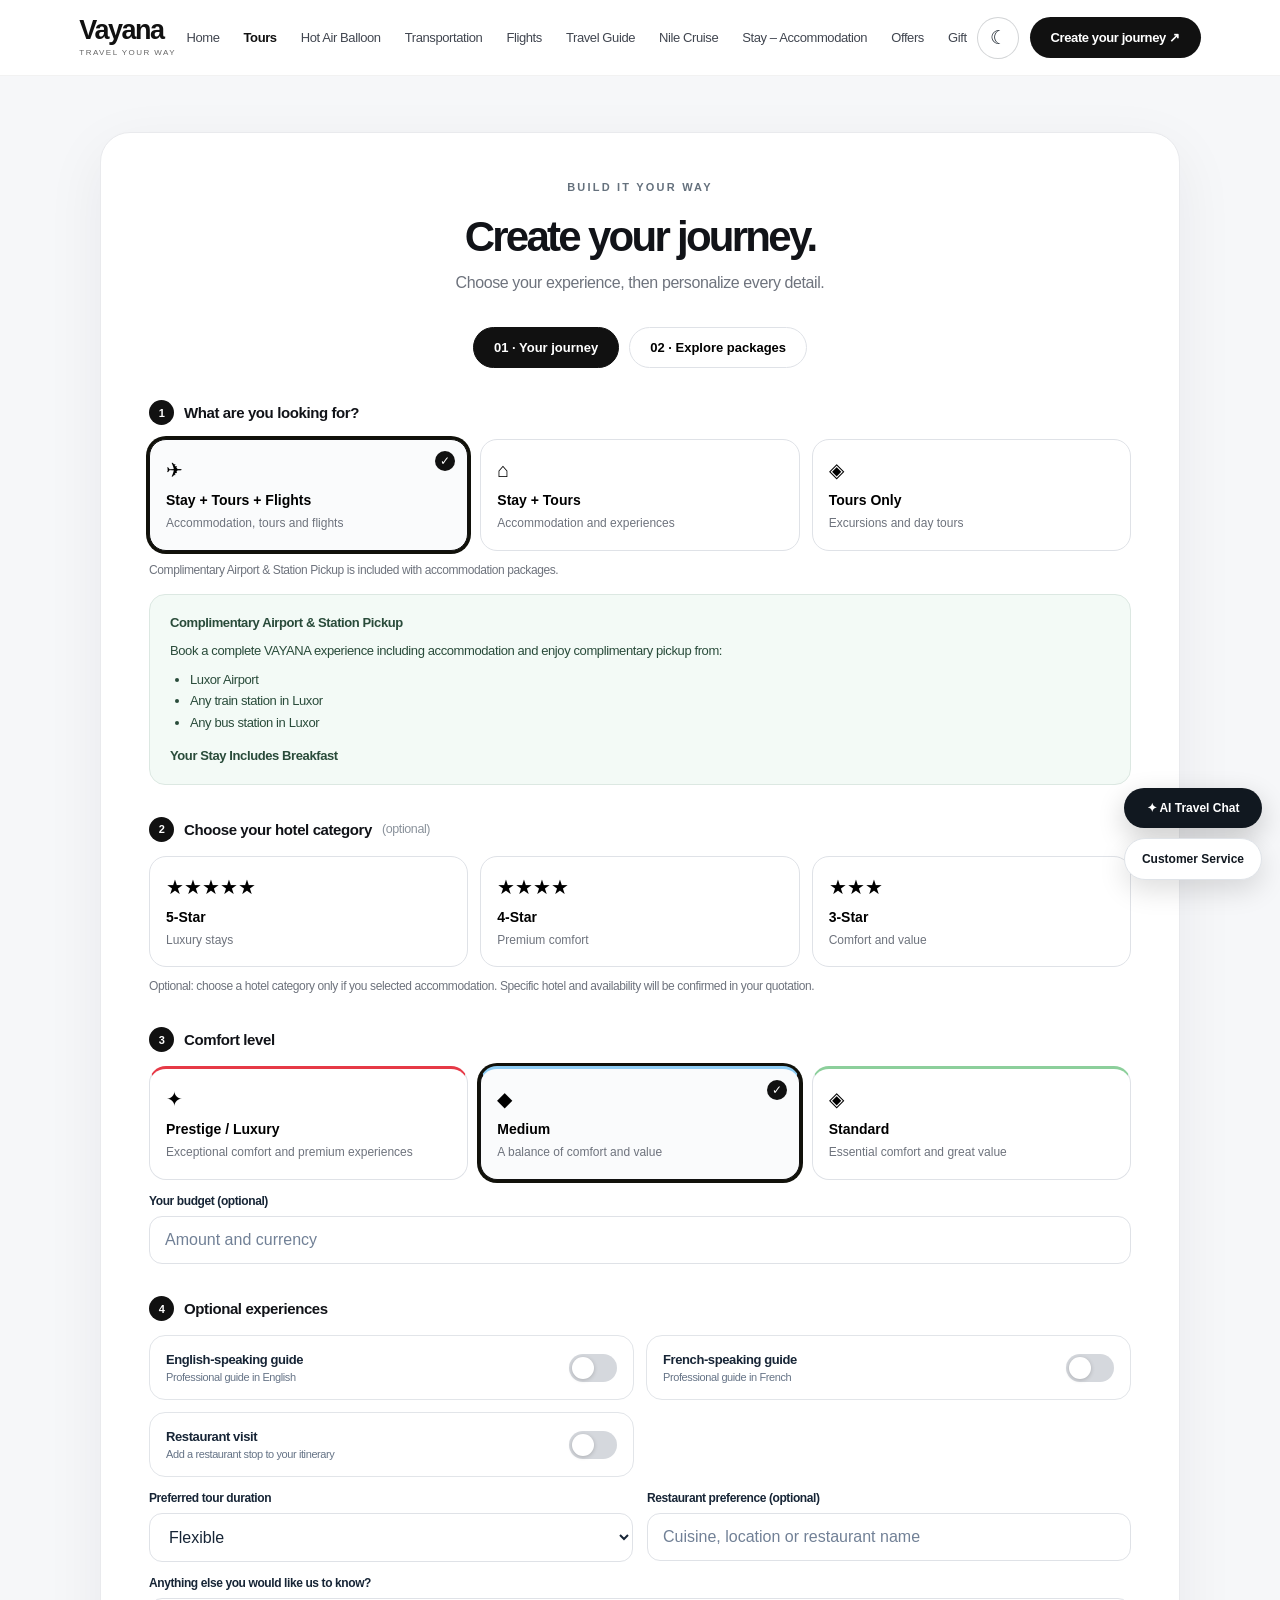
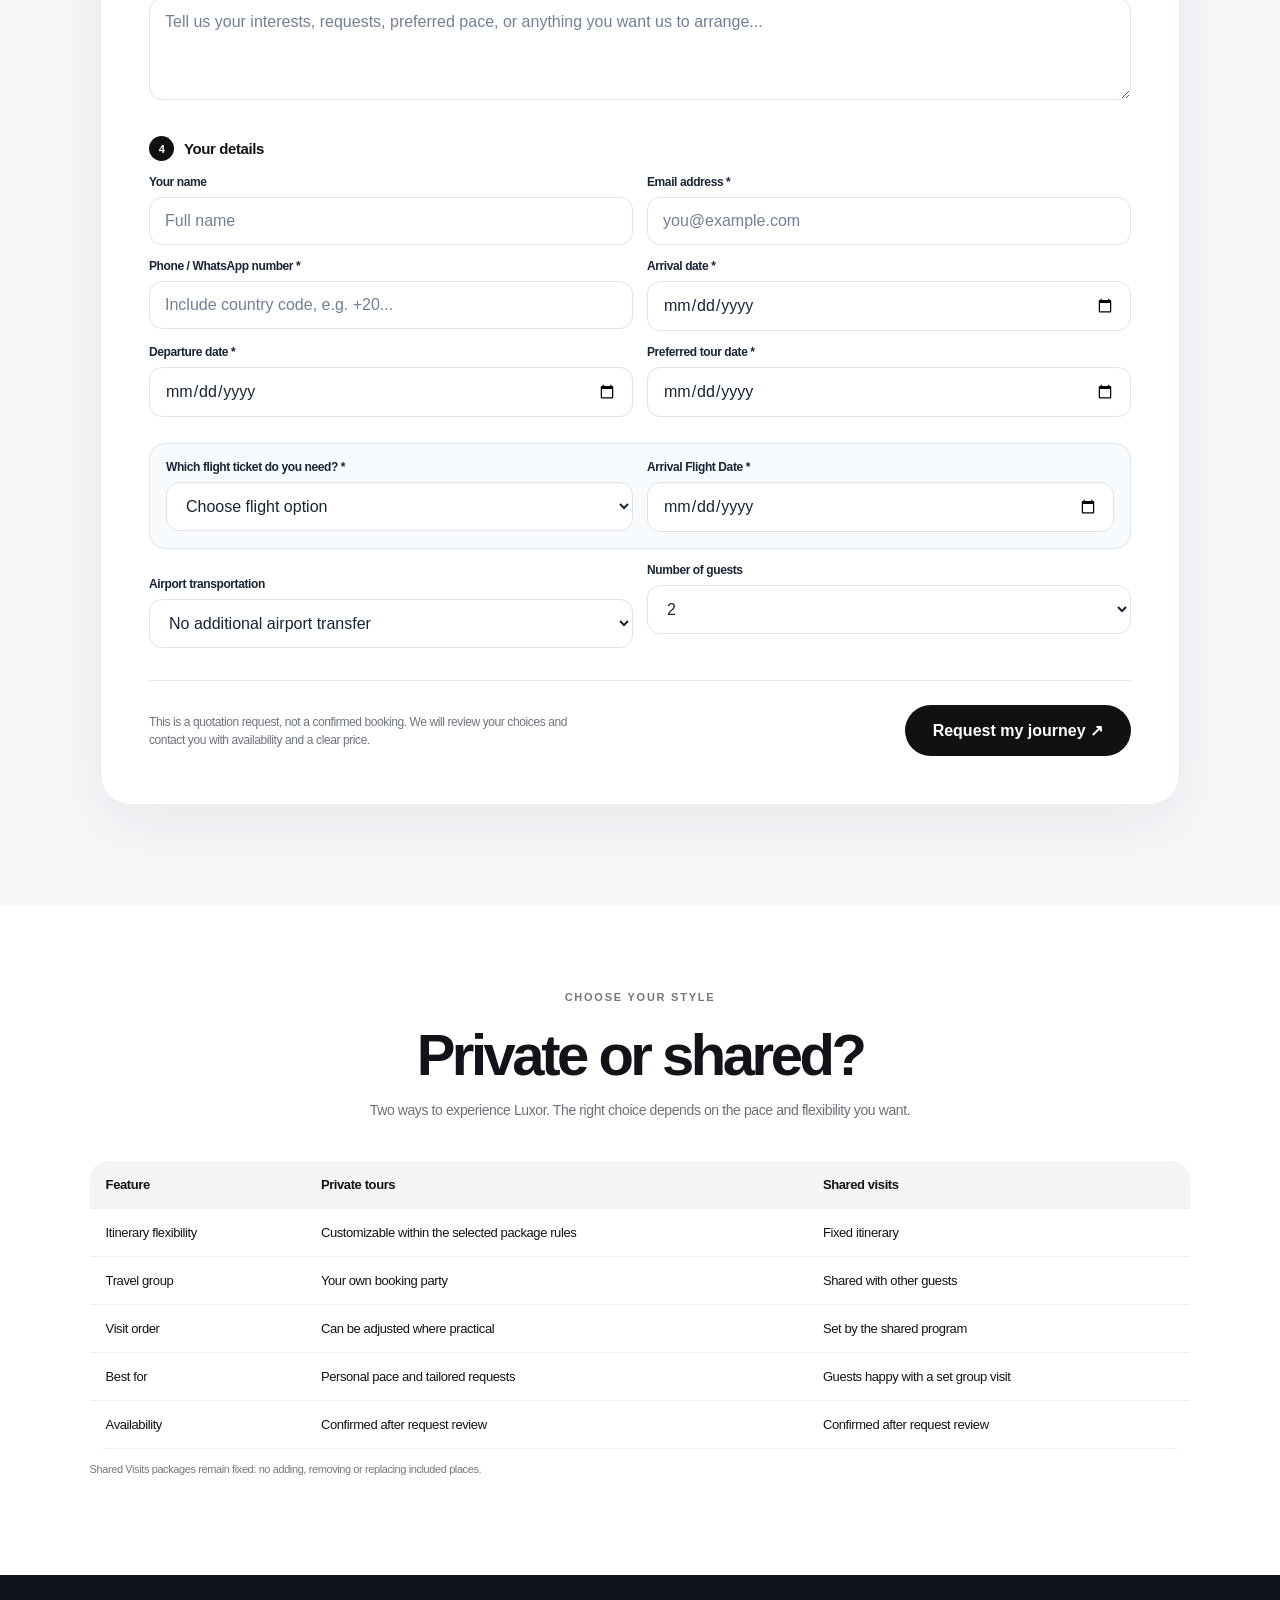
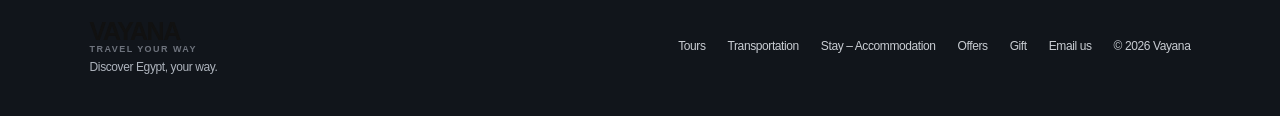
<file: tours.html>
<!doctype html><html lang="en"><head>
<script>
try {
  const savedTheme = localStorage.getItem("vayana-theme");
  const deviceDark = window.matchMedia && window.matchMedia("(prefers-color-scheme: dark)").matches;
  document.documentElement.dataset.vayanaTheme =
    savedTheme === "light" || savedTheme === "dark" ? savedTheme : (deviceDark ? "dark" : "light");
} catch (_) {
  document.documentElement.dataset.vayanaTheme =
    window.matchMedia && window.matchMedia("(prefers-color-scheme: dark)").matches ? "dark" : "light";
}
</script><meta charset="utf-8"><meta name="viewport" content="width=device-width,initial-scale=1"><meta name="theme-color" content="#ffffff"><title>Tours | Vayana — Travel Your Way</title><style>
:root{
  --ink:#111318; --muted:#6e737d; --line:#e7e8eb; --paper:#fff;
  --red:#e63946; --blue:#8ecdf5; --green:#8ccf9b; --pink:#f2a9c2;
  --navy:#14243a; --soft:#f5f7fa; --radius:24px;
}
*{box-sizing:border-box}
html{scroll-behavior:smooth;scroll-padding-top:112px}
body{margin:0;background:#fff;color:var(--ink);font-family:-apple-system,BlinkMacSystemFont,"SF Pro Display","Helvetica Neue",Arial,sans-serif;letter-spacing:-.025em}
a{color:inherit;text-decoration:none}
button,input,select,textarea{font:inherit}
.nav{height:76px;display:flex;align-items:center;justify-content:space-between;padding:0 6.2%;position:sticky;top:0;background:rgba(255,255,255,.86);backdrop-filter:blur(18px);z-index:10;border-bottom:1px solid rgba(0,0,0,.05)}
.brand{display:flex;align-items:center;gap:12px;font-size:25px;font-weight:700;letter-spacing:-.06em}
.mark{width:35px;height:35px;border-radius:12px;background:conic-gradient(from 210deg,var(--red),var(--pink),var(--blue),var(--green),var(--red));position:relative}
.mark:after{content:"";position:absolute;inset:7px;background:white;border-radius:8px;transform:rotate(45deg)}
.brand small{display:block;font-size:9px;letter-spacing:.16em;text-transform:uppercase;color:var(--muted);font-weight:600;margin-top:-2px}
.navlinks{display:flex;gap:24px;align-items:center;font-size:13px;color:#414650;white-space:nowrap}
.navlinks a:hover{color:#000}
.nav-cta,.btn{border:0;border-radius:999px;padding:13px 21px;background:#111;color:white;font-weight:600;font-size:13px;cursor:pointer;transition:.2s}
.nav-cta:hover,.btn:hover{transform:translateY(-2px);box-shadow:0 8px 24px #0002}
.menu{display:none;background:none;border:0;font-size:24px}
.hero{min-height:660px;padding:92px 7% 80px;position:relative;overflow:hidden;background:linear-gradient(115deg,#f7f9fc 0%,#f4f7fa 45%,#e7f2f8 100%);display:flex;align-items:center}
.hero:before{content:"";position:absolute;width:620px;height:620px;border-radius:50%;right:-80px;top:-110px;background:radial-gradient(circle at 35% 35%,#fff 0 10%,#d9eaf2 38%,#a9c6d4 62%,#8fa9b4 100%);opacity:.9}
.hero:after{content:"";position:absolute;width:500px;height:210px;right:2%;bottom:0;background:linear-gradient(160deg,transparent 30%,#d5e0df 30% 40%,#9aafa9 41% 100%);clip-path:polygon(0 75%,25% 45%,45% 66%,70% 10%,100% 55%,100% 100%,0 100%);opacity:.45}
.hero-copy{max-width:540px;position:relative;z-index:2;flex:0 1 48%}
.hero-balloon-gallery{position:relative;z-index:2;flex:1;min-width:360px;max-width:600px;height:470px;margin-left:auto}
.hero-balloon-photo{position:absolute;overflow:hidden;border-radius:28px;box-shadow:0 24px 60px #20384a30;border:7px solid #ffffffb8;background:#dce8ed}
.hero-balloon-photo img{display:block;width:100%;height:100%;object-fit:cover;transition:transform .8s ease}
.hero-balloon-photo:hover img{transform:scale(1.06)}
.hero-balloon-main{width:74%;height:78%;right:0;top:4%}
.hero-balloon-small{width:48%;height:43%;left:0;bottom:0}
.hero-balloon-caption{position:absolute;z-index:3;right:4%;bottom:2%;padding:13px 17px;background:#ffffffdf;backdrop-filter:blur(12px);border:1px solid #ffffff;border-radius:16px;font-size:12px;box-shadow:0 10px 30px #20384a18}
.hero-balloon-caption b{display:block;font-size:15px;margin-bottom:3px}
.eyebrow{font-size:11px;letter-spacing:.2em;text-transform:uppercase;color:#65717d;font-weight:700;margin-bottom:22px}
h1{font-size:clamp(52px,7vw,88px);line-height:.98;letter-spacing:-.075em;margin:0 0 24px;font-weight:700}
.hero p{font-size:19px;line-height:1.55;color:#5e6670;max-width:490px;margin:0 0 32px}
.hero-actions{display:flex;gap:13px;align-items:center}
.btn.secondary{background:#fff;color:#17191e;border:1px solid #dfe3e7}
.hero-note{margin-top:34px;font-size:12px;color:#7c838b}
.hero-note span{display:inline-block;width:7px;height:7px;background:var(--green);border-radius:50%;margin-right:8px}
.float-tag{position:absolute;z-index:3;right:12%;top:22%;padding:13px 17px;border:1px solid #ffffffaa;background:#ffffffb8;backdrop-filter:blur(12px);border-radius:18px;font-size:12px;box-shadow:0 12px 35px #32485b18}
.float-tag b{display:block;font-size:16px;margin-bottom:3px}
.section{padding:95px 7%}
.section-head{text-align:center;max-width:700px;margin:0 auto 44px}
.section-head .eyebrow{margin-bottom:14px}
h2{font-size:clamp(36px,4vw,54px);letter-spacing:-.065em;line-height:1.05;margin:0 0 15px}
.section-head p{color:var(--muted);font-size:16px;line-height:1.6;margin:0}
.features{display:grid;grid-template-columns:repeat(3,1fr);gap:18px;max-width:1160px;margin:auto}
.feature{border:1px solid var(--line);border-radius:22px;padding:27px;background:#fff;min-height:190px}
.icon{width:42px;height:42px;border-radius:14px;display:grid;place-items:center;font-size:20px;margin-bottom:23px}
.icon.red{background:#fff0f1;color:var(--red)}.icon.blue{background:#edf7ff;color:#3189c5}.icon.green{background:#eff9f0;color:#3e9c58}
.feature h3{font-size:18px;margin:0 0 8px;letter-spacing:-.04em}.feature p{margin:0;color:var(--muted);font-size:14px;line-height:1.55}
.customize{background:#f6f7f9;padding:100px 5%}
.form-shell{max-width:1080px;margin:auto;background:white;border:1px solid #e9eaed;border-radius:30px;padding:clamp(22px,4vw,48px);box-shadow:0 18px 60px #1b273510}
.form-title{text-align:center;margin-bottom:35px}
.form-title h2{font-size:42px}
.form-title p{color:var(--muted);margin:0}
.step{margin:32px 0}
.step-label{font-size:15px;font-weight:700;margin-bottom:14px;display:flex;align-items:center;gap:10px}
.step-number{width:25px;height:25px;border-radius:50%;display:grid;place-items:center;background:#111;color:#fff;font-size:11px}
.choice-grid{display:grid;grid-template-columns:repeat(3,1fr);gap:12px}
.choice{border:1px solid #dfe2e7;border-radius:17px;padding:18px 16px;text-align:left;cursor:pointer;background:#fff;min-height:91px;transition:.18s;position:relative}
.choice:hover{border-color:#a7b1bd;transform:translateY(-1px)}
.choice.active{border:1.5px solid #111;background:#fafbfc;box-shadow:0 0 0 3px #11110a}
.choice strong{display:block;font-size:14px;margin-bottom:5px}
.choice small{color:var(--muted);font-size:12px;line-height:1.4}
.choice .emoji{font-size:20px;display:block;margin-bottom:10px}
.choice.active:after{content:"✓";position:absolute;right:12px;top:11px;background:#111;color:white;width:20px;height:20px;border-radius:50%;font-size:12px;display:grid;place-items:center}
.budget .choice:nth-child(1){border-top:3px solid var(--red)}.budget .choice:nth-child(2){border-top:3px solid var(--blue)}.budget .choice:nth-child(3){border-top:3px solid var(--green)}
.field-row{display:grid;grid-template-columns:repeat(2,1fr);gap:14px}
.field label{display:block;font-size:12px;font-weight:650;margin:0 0 8px;color:#444b55}
.field input,.field select,.field textarea{width:100%;padding:14px 15px;border:1px solid #dfe2e7;border-radius:13px;background:#fff;outline:none;color:#17191e}
.field input:focus,.field select:focus,.field textarea:focus{border-color:#777;box-shadow:0 0 0 3px #11110c}
.extras{display:grid;grid-template-columns:repeat(3,1fr);gap:12px}
.extra{display:flex;align-items:center;justify-content:space-between;gap:10px;border:1px solid #e2e5e9;border-radius:16px;padding:15px}
.extra b{display:block;font-size:13px}.extra small{color:var(--muted);font-size:11px}
.switch{appearance:none;width:42px;height:25px;border-radius:99px;background:#d6d9de;position:relative;cursor:pointer;flex:none;transition:.2s}
.switch:checked{background:#111}
.switch:before{content:"";position:absolute;width:19px;height:19px;border-radius:50%;background:#fff;top:3px;left:3px;transition:.2s;box-shadow:0 1px 3px #0003}
.switch:checked:before{left:20px}
.note{font-size:12px;color:var(--muted);line-height:1.5;margin-top:10px}
.submit-row{display:flex;align-items:center;justify-content:space-between;gap:18px;margin-top:32px;padding-top:24px;border-top:1px solid var(--line)}
.submit-row p{font-size:12px;color:var(--muted);margin:0;max-width:450px;line-height:1.5}
.submit{background:#111;color:white;border:0;border-radius:999px;padding:16px 28px;font-weight:650;cursor:pointer;white-space:nowrap}
.submit:hover{background:#30343b}
.split{display:grid;grid-template-columns:1fr 1fr;gap:50px;align-items:center}
.split-art{min-height:390px;border-radius:28px;background:linear-gradient(145deg,#d9eaf0,#f7e7d8 55%,#c5d4c6);position:relative;overflow:hidden}
.split-art:before{content:"";position:absolute;width:330px;height:330px;border-radius:50%;background:#fff8;top:35px;left:50%;transform:translateX(-50%)}
.split-art:after{content:"LUXOR";position:absolute;bottom:24px;left:28px;color:#fff;font-weight:700;font-size:44px;letter-spacing:.18em;text-shadow:0 2px 15px #0004}
.split-copy p{color:var(--muted);line-height:1.7;font-size:16px}
.pills{display:flex;flex-wrap:wrap;gap:9px;margin-top:24px}.pill{padding:9px 13px;border:1px solid var(--line);border-radius:99px;font-size:12px;color:#4d5560}
.footer{padding:42px 7%;background:#11151b;color:white;display:flex;align-items:center;justify-content:space-between;gap:20px}
.footer p{color:#aeb4bd;font-size:12px;margin:6px 0 0}.footer-links{display:flex;gap:22px;color:#c9cdd3;font-size:12px}
.toast{position:fixed;bottom:24px;left:50%;transform:translate(-50%,20px);background:#15191f;color:white;padding:14px 20px;border-radius:14px;font-size:13px;opacity:0;pointer-events:none;transition:.25s;z-index:99999!important;max-width:90%;text-align:center}
.toast.show{opacity:1;transform:translate(-50%,0)}
.hidden{display:none!important}
@media(max-width:800px){
 .nav{padding:8px 4%;height:auto;min-height:66px;flex-wrap:wrap;gap:6px}.navlinks{display:flex!important;order:3;width:100%;gap:20px;overflow-x:auto;justify-content:flex-start;padding:7px 0 5px;scrollbar-width:none}.navlinks::-webkit-scrollbar{display:none}.nav-cta,.menu{display:none}
 .hero{min-height:610px;padding:75px 6% 65px;align-items:flex-start}.hero:before{width:430px;height:430px;right:-170px;top:220px}.float-tag{right:6%;top:auto;bottom:55px}
 .section{padding:72px 6%}.features{grid-template-columns:1fr}.feature{min-height:0}
 .customize{padding:70px 4%}.choice-grid{grid-template-columns:1fr}.choice{min-height:75px}
 .extras{grid-template-columns:1fr}.field-row{grid-template-columns:1fr}
 .submit-row{align-items:stretch;flex-direction:column}.submit{width:100%}
 .split{grid-template-columns:1fr}.split-art{min-height:280px}
 .footer{flex-direction:column;align-items:flex-start}.footer-links{flex-wrap:wrap}
}

/* Vayana experimental expansion */
.extra-section{padding:86px 7%;max-width:1440px;margin:auto}
.extra-head{max-width:760px;margin:0 auto 38px;text-align:center}
.extra-head .eyebrow{color:#777;font-size:11px;letter-spacing:.16em;text-transform:uppercase;font-weight:750}
.extra-head h2{font-size:clamp(34px,5vw,58px);letter-spacing:-.06em;line-height:1.02;margin:12px 0}
.extra-head p{color:#6b7078;line-height:1.75;font-size:14px}
.extra-grid{display:grid;grid-template-columns:repeat(3,1fr);gap:16px}
.extra-card{background:#fff;border:1px solid #e8e8e8;border-radius:22px;padding:25px;box-shadow:0 10px 30px #11111108}
.extra-card h3{font-size:19px;letter-spacing:-.035em;margin:10px 0}
.extra-card p,.extra-card li{font-size:13px;line-height:1.7;color:#666}
.extra-icon{width:42px;height:42px;border-radius:14px;display:grid;place-items:center;background:#f3f4f5;font-size:20px}
.extra-dark{background:#15191f;color:#fff;border-radius:28px}
.extra-dark .extra-head p,.extra-dark .extra-card p{color:#c2c5ca}
.extra-dark .extra-card{background:#20252d;border-color:#353b45}
.builder-layout,.estimator-layout,.tracker-layout{display:grid;grid-template-columns:1fr 1fr;gap:22px;align-items:start}
.builder-panel,.builder-summary,.estimator-panel,.estimator-result,.tracker-panel{background:#fff;border:1px solid #e8e8e8;border-radius:22px;padding:25px}
.builder-options{display:flex;flex-wrap:wrap;gap:9px;margin:14px 0}
.builder-chip{border:1px solid #ddd;background:white;padding:10px 13px;border-radius:99px;font-size:12px;cursor:pointer}
.builder-chip.active{background:#171a20;color:#fff;border-color:#171a20}
.builder-summary{background:#f7f7f5;position:sticky;top:90px}
.builder-summary ol{padding-left:20px;color:#555;font-size:13px;line-height:1.9}
.extra-field{display:grid;gap:7px;margin:13px 0}
.extra-field label{font-size:12px;font-weight:700}
.extra-field select,.extra-field input{width:100%;padding:12px;border:1px solid #ddd;border-radius:11px;background:white}
.extra-button{border:0;background:#171a20;color:#fff;padding:13px 19px;border-radius:99px;font-weight:700;cursor:pointer}
.extra-button.light{background:#fff;color:#171a20;border:1px solid #ddd}
.extra-note{font-size:11px;color:#777;line-height:1.6;margin-top:12px}
.comparison{width:100%;border-collapse:collapse;background:white;border-radius:18px;overflow:hidden}
.comparison th,.comparison td{padding:16px;text-align:left;border-bottom:1px solid #eee;font-size:13px}
.comparison th{background:#f5f5f3}
.gift-grid,.journal-grid,.moments-grid{display:grid;grid-template-columns:repeat(3,1fr);gap:16px}
.gift-card,.journal-card,.moment-card{border-radius:22px;overflow:hidden;background:white;border:1px solid #e8e8e8}
.gift-card img,.journal-card img,.moment-card img{width:100%;height:190px;object-fit:cover;display:block}
.gift-card div,.journal-card div,.moment-card div{padding:20px}
.gift-card h3,.journal-card h3,.moment-card h3{margin:0 0 7px;font-size:18px}
.gift-card p,.journal-card p,.moment-card p{font-size:12px;color:#666;line-height:1.65}
.guide-placeholder{border:1px dashed #bbb;border-radius:18px;padding:24px;text-align:center;background:#fafafa}
.review-placeholder{padding:28px;border-radius:20px;background:#f6f6f4;text-align:center}
.lang-switch{display:flex;gap:8px;justify-content:center;margin-top:18px}
.lang-switch button{border:1px solid #ddd;background:#fff;border-radius:99px;padding:8px 14px;cursor:pointer}
.lang-switch button.active{background:#171a20;color:white}
.status-steps{display:grid;grid-template-columns:repeat(4,1fr);gap:8px;margin-top:20px}
.status-step{border:1px solid #ddd;border-radius:13px;padding:12px;text-align:center;font-size:11px;color:#777}
.status-step.active{background:#eaf5ed;border-color:#8ccf9b;color:#245c34;font-weight:750}
.whatsapp-float{position:fixed;right:22px;bottom:22px;z-index:50;background:#1f9d59;color:white;text-decoration:none;padding:14px 18px;border-radius:99px;font-size:13px;font-weight:750;box-shadow:0 8px 28px #0003}
@media(max-width:850px){.extra-section{padding:68px 5%}.extra-grid,.gift-grid,.journal-grid,.moments-grid{grid-template-columns:1fr}.builder-layout,.estimator-layout,.tracker-layout{grid-template-columns:1fr}.builder-summary{position:static}.status-steps{grid-template-columns:1fr 1fr}.comparison th,.comparison td{padding:10px 8px;font-size:11px}}

</style><style>
/* Experimental Home additions — isolated from the original sections */
.balloon-experience{padding:105px 7%;display:grid;grid-template-columns:.82fr 1.18fr;gap:6%;align-items:center;background:#f7f9fb;overflow:hidden}
.balloon-experience-head{max-width:440px}.balloon-experience-head .eyebrow{color:#71808d}.balloon-experience-head h2{font-size:clamp(40px,5vw,65px);line-height:1.02;letter-spacing:-.07em;margin:0 0 20px}.balloon-experience-head h2 span{color:#7faec8}.balloon-experience-head p{font-size:16px;line-height:1.7;color:#68727d;margin:0 0 27px}
.balloon-mosaic{height:510px;position:relative;min-width:0}.balloon-shot{position:absolute;margin:0;overflow:hidden;border-radius:25px;background:#dce7ed;box-shadow:0 22px 55px #1c34451c;border:6px solid #fff}.balloon-shot img{width:100%;height:100%;display:block;object-fit:cover;transition:transform 1s cubic-bezier(.2,.7,.2,1)}.balloon-shot:hover img{transform:scale(1.06)}.balloon-shot figcaption{position:absolute;left:14px;bottom:14px;padding:10px 13px;border-radius:12px;background:#ffffffdf;backdrop-filter:blur(10px);font-size:11px;font-weight:650;color:#202832}.balloon-shot-large{left:0;top:5%;width:59%;height:83%}.balloon-shot-top{right:0;top:0;width:43%;height:47%}.balloon-shot-bottom{right:0;bottom:0;width:43%;height:47%}
.luxor-panorama{min-height:490px;position:relative;display:flex;align-items:center;padding:80px 8%;overflow:hidden;background:#101820;color:white}.panorama-image{position:absolute;inset:0;background:linear-gradient(90deg,#101820f2 0%,#101820c9 44%,#10182030 100%),url('./cruise-ship-aerial-01.jpg') center/cover;transform:scale(1.01)}.panorama-copy{position:relative;z-index:1;max-width:520px}.panorama-copy .eyebrow{color:#9dc9e8}.panorama-copy h2{font-size:clamp(42px,5.5vw,68px);line-height:1.02;margin-bottom:18px}.panorama-copy p{max-width:440px;color:#d1d8df;line-height:1.7;margin:0 0 26px}.panorama-stamp{position:absolute;right:7%;bottom:34px;font-size:12px;letter-spacing:.28em;color:#fff;font-weight:700}.panorama-stamp span{display:block;font-size:9px;letter-spacing:.4em;color:#c4d4df;margin-top:5px}
@media(max-width:800px){.balloon-experience{grid-template-columns:1fr;padding:76px 6%;gap:28px}.balloon-mosaic{height:390px}.balloon-shot-large{height:82%;width:61%}.balloon-shot-top,.balloon-shot-bottom{width:43%;height:46%}.luxor-panorama{min-height:460px;padding:70px 7%}.panorama-image{background-position:58% center}.panorama-stamp{right:7%;bottom:22px}}
@media(prefers-reduced-motion:reduce){.balloon-shot img{transition:none}}
</style><style>
/* Vayana Transportation, realistic map and chat interface */
.transportation-page{padding:88px 6%;background:linear-gradient(135deg,#f5f7fa,#eef3f7);display:grid;grid-template-columns:.85fr 1.15fr;gap:42px;align-items:start}
.transportation-hero{position:sticky;top:125px;padding:35px 10px}
.transportation-hero h2{font-size:clamp(42px,5vw,66px);line-height:1.02}
.transportation-hero p{color:var(--muted);font-size:16px;line-height:1.8;max-width:460px}
.transport-tags{display:flex;flex-wrap:wrap;gap:9px;margin-top:28px}.transport-tags span{padding:9px 13px;border:1px solid #dce2e8;border-radius:99px;background:#ffffffa8;font-size:11px}
.transport-form-shell{background:#fff;border:1px solid #e3e7eb;border-radius:26px;padding:clamp(22px,4vw,38px);box-shadow:0 20px 55px #17212b10}
.transport-form-heading h3{font-size:27px;margin:0 0 7px;letter-spacing:-.05em}.transport-form-heading p{color:var(--muted);font-size:13px;margin:0 0 25px}
.transport-fields{margin-top:17px;padding:18px;background:#f8f9fb;border:1px solid #edf0f3;border-radius:17px}
.transport-subfields{margin-top:15px;padding-top:15px;border-top:1px solid #e4e8ed}.transport-subfields h4{margin:0 0 13px;font-size:14px}
.transport-contact{margin-top:18px}.transport-hint,.transport-disclaimer{font-size:11px;line-height:1.65;color:#7c8590}.sunset-note{display:flex;gap:13px;align-items:center;background:#fff7eb;border:1px solid #f4e1c2;padding:16px;border-radius:14px;margin-top:14px}.sunset-note>span{font-size:24px;color:#c98a37}.sunset-note b,.sunset-note small{display:block}.sunset-note small{font-size:11px;color:#7e7567;margin-top:4px;line-height:1.5}.transport-disclaimer{margin:13px 0 0}
.chat-launchers{position:fixed;right:18px;bottom:20px;z-index:60;display:flex;flex-direction:column;gap:10px}
.chat-launcher{border:0;border-radius:99px;padding:13px 17px;background:#111820;color:#fff;box-shadow:0 10px 28px #0003;font-size:12px;font-weight:700;cursor:pointer}
.chat-launcher.service{background:#fff;color:#111820;border:1px solid #dfe3e8}
.chat-panel{position:fixed;right:18px;bottom:145px;width:min(360px,calc(100vw - 30px));background:#fff;border:1px solid #e3e7eb;border-radius:20px;box-shadow:0 20px 60px #0003;z-index:61;overflow:hidden}
.chat-panel[hidden]{display:none}.chat-head{padding:15px 17px;background:#111820;color:#fff;display:flex;justify-content:space-between;align-items:center}.chat-head small{display:block;color:#c3ccd4;font-size:10px;margin-top:3px}.chat-close{background:none;border:0;color:#fff;font-size:22px;cursor:pointer}
.chat-messages{padding:15px;max-height:250px;overflow:auto;background:#f7f8fa}.chat-bubble{background:#fff;border:1px solid #e7eaee;border-radius:13px;padding:10px 12px;font-size:12px;line-height:1.55;margin:0 0 9px;max-width:92%}.chat-bubble.user{margin-left:auto;background:#eaf4fb}.chat-compose{display:flex;gap:8px;padding:12px}.chat-compose input{min-width:0;flex:1;border:1px solid #dfe3e8;border-radius:99px;padding:11px 13px;font-size:12px}.chat-compose button,.chat-action{border:0;border-radius:99px;background:#111820;color:#fff;padding:10px 13px;font-size:11px;font-weight:700;cursor:pointer}
.service-chat-body{padding:16px}.service-chat-body p{font-size:12px;line-height:1.6;color:#626b75}.service-chat-body label{display:block;font-size:11px;font-weight:700;margin:12px 0 6px}.service-chat-body input,.service-chat-body textarea,.service-chat-body select{width:100%;border:1px solid #dfe3e8;border-radius:10px;padding:10px;font:inherit;font-size:12px}
.service-price{background:#f5f7fa;border-radius:12px;padding:12px;font-size:12px;line-height:1.6;margin:12px 0}
@media(max-width:850px){.transportation-page{grid-template-columns:1fr;gap:10px;padding:65px 5%}.transportation-hero{position:static;padding:10px 0 20px}}
.chat-launchers{right:10px;bottom:12px}.chat-launcher{padding:11px 13px;font-size:11px}.chat-panel{right:10px;bottom:130px}}
</style><style>
.mark.bag-mark{border-radius:0;background:none;position:relative;width:36px;height:36px;animation:bagHue 20s linear infinite}
.mark.bag-mark:before{content:"";position:absolute;left:3px;right:3px;top:11px;bottom:2px;border:3px solid var(--bag-color,#e63946);border-radius:7px 7px 9px 9px;background:transparent}
.mark.bag-mark:after{content:"";position:absolute;left:12px;top:3px;width:10px;height:10px;border:3px solid var(--bag-color,#e63946);border-bottom:0;border-radius:7px 7px 0 0;background:transparent;transform:none;inset:auto}
@keyframes bagHue{0%,19%{--bag-color:#e63946}20%,39%{--bag-color:#8ecdf5}40%,59%{--bag-color:#8ccf9b}60%,79%{--bag-color:#f2a9c2}80%,100%{--bag-color:#e63946}}
.wizard-tabs{display:flex;justify-content:center;gap:10px;margin:0 auto 30px;flex-wrap:wrap}.wiz-tab{border:1px solid #dfe2e7;background:#fff;border-radius:99px;padding:12px 20px;font-size:13px;font-weight:650;cursor:pointer}.wiz-tab.active{background:#111;color:#fff;border-color:#111}.wiz-panel{display:none}.wiz-panel.active{display:block}.hotel-grid .choice{min-height:90px}
.comfort-grid .choice:nth-child(1){border-top:3px solid var(--red)}.comfort-grid .choice:nth-child(2){border-top:3px solid var(--blue)}.comfort-grid .choice:nth-child(3){border-top:3px solid var(--green)}
.optional-grid{display:grid;grid-template-columns:repeat(2,minmax(0,1fr));gap:12px}.optional-card{display:flex;align-items:center;justify-content:space-between;gap:14px;border:1px solid #e2e5e9;border-radius:16px;padding:16px}.optional-card b{display:block;font-size:13px}.optional-card small{display:block;color:var(--muted);font-size:11px;margin-top:4px}
.ios-switch{position:relative;display:inline-block;width:48px;height:28px;flex:none}.ios-switch input{opacity:0;width:0;height:0}.ios-switch span{position:absolute;inset:0;background:#d5d8dd;border-radius:99px;transition:.25s;cursor:pointer}.ios-switch span:before{content:"";position:absolute;width:22px;height:22px;left:3px;top:3px;background:white;border-radius:50%;box-shadow:0 1px 4px #0003;transition:.25s}.ios-switch input:checked+span{background:#111}.ios-switch input:checked+span:before{transform:translateX(20px)}
.package-intro{text-align:center;margin:20px 0 28px}.package-intro h2{font-size:38px}.package-intro p,.package-note{color:var(--muted);line-height:1.6}
.package-cards{display:grid;grid-template-columns:repeat(2,minmax(0,1fr));gap:18px}.package-card{border:1px solid #e2e5e9;border-radius:22px;overflow:hidden;background:#fff}.package-card h3{margin:0;font-size:21px}.package-card .pc-body{padding:20px}.package-card p{color:var(--muted);font-size:13px;line-height:1.6}.package-card .gallery{display:grid;grid-template-columns:repeat(3,1fr);gap:3px;height:160px}.package-card .gallery img{width:100%;height:100%;object-fit:cover}.package-card .pc-meta{font-size:11px;letter-spacing:.08em;text-transform:uppercase;color:#777;margin-bottom:8px}.package-card button{background:#111;color:white;border:0;border-radius:99px;padding:12px 18px;font-weight:600;cursor:pointer}
.itinerary{border-top:1px solid #eee;margin-top:16px;padding-top:15px}.stop-row{display:flex;align-items:center;gap:8px;margin:8px 0;font-size:13px}.stop-row select{flex:1;min-width:0;padding:9px;border:1px solid #ddd;border-radius:10px}.stop-row .remove{border:0;background:#f4f4f4;border-radius:8px;padding:8px;cursor:pointer}.replace-wrap{background:#f7f8fa;border-radius:14px;padding:12px;margin-top:12px}.replace-wrap label{font-size:12px;font-weight:700}.replace-wrap select{width:100%;margin-top:7px;padding:10px;border:1px solid #ddd;border-radius:10px}
.place-detail{margin:18px 0;padding-bottom:15px;border-bottom:1px solid #eee}.place-detail h4{margin:0 0 10px;font-size:16px}.stop-gallery{height:125px!important;border-radius:12px;overflow:hidden}.package-note{font-size:12px;margin:22px 0 0;padding:16px;background:#f7f8fa;border-radius:14px}
@media(max-width:760px){.package-cards{grid-template-columns:1fr}.optional-grid{grid-template-columns:1fr}.package-card .gallery{height:140px}.wizard-tabs{gap:6px}.wiz-tab{padding:10px 13px;font-size:12px}}
</style><style>

/* Apple-inspired motion: calm reveals, cinematic image drift and soft color accents */
.hero{isolation:isolate;}
.hero:before{animation:heroOrb 14s ease-in-out infinite alternate;transform-origin:center;}
.hero:after{animation:landscapeFloat 18s ease-in-out infinite alternate;}
.hero-copy>*{animation:heroEnter .85s both;}
.hero-copy .eyebrow{animation-delay:.08s}.hero-copy h1{animation-delay:.18s}.hero-copy p{animation-delay:.3s}.hero-copy .hero-actions{animation-delay:.42s}.hero-copy .hero-note{animation-delay:.54s}
.float-tag{animation:tagFloat 6s ease-in-out infinite;}
.temple-tile{position:relative;isolation:isolate;opacity:0;transform:translateY(26px) scale(.985);transition:transform .65s cubic-bezier(.2,.7,.2,1),filter .4s,opacity .7s;}
.temple-tile.is-visible{opacity:1;transform:translateY(0) scale(1)}
.temple-tile:before{content:"";position:absolute;inset:0;background:var(--tile) center/cover;z-index:-2;transition:transform 1.2s cubic-bezier(.2,.7,.2,1);}
.temple-tile:hover:before{transform:scale(1.08)}
.temple-tile:after{content:"";position:absolute;inset:0;background:linear-gradient(135deg,#e6394620,#8ecdf520,#8ccf9b18);opacity:.55;pointer-events:none;z-index:-1}
.temple-heading,.feature,.split-copy,.form-title,.package-intro{opacity:0;transform:translateY(22px);transition:opacity .75s ease,transform .75s cubic-bezier(.2,.7,.2,1)}
.temple-heading.is-visible,.feature.is-visible,.split-copy.is-visible,.form-title.is-visible,.package-intro.is-visible{opacity:1;transform:translateY(0)}
.feature{transition-delay:var(--reveal-delay,0s)}
.balloon-experience-head,.balloon-shot,.panorama-copy{opacity:0;transform:translateY(22px);transition:opacity .8s ease,transform .8s cubic-bezier(.2,.7,.2,1)}
.balloon-experience-head.is-visible,.balloon-shot.is-visible,.panorama-copy.is-visible{opacity:1;transform:translateY(0)}
@keyframes heroEnter{from{opacity:0;transform:translateY(22px)}to{opacity:1;transform:translateY(0)}}
@keyframes heroOrb{from{transform:translate3d(0,0,0) scale(1)}to{transform:translate3d(-28px,24px,0) scale(1.06)}}
@keyframes landscapeFloat{from{transform:translateX(0)}to{transform:translateX(-22px)}}
@keyframes tagFloat{0%,100%{transform:translateY(0)}50%{transform:translateY(-9px)}}
@media(prefers-reduced-motion:reduce){*,*:before,*:after{animation:none!important;transition:none!important;scroll-behavior:auto!important}.temple-tile,.temple-heading,.feature,.split-copy,.form-title,.package-intro,.balloon-experience-head,.balloon-shot,.panorama-copy{opacity:1;transform:none}}

.temple-showcase{padding:100px 6%;background:#101820;color:white}.temple-heading{text-align:center;max-width:760px;margin:0 auto 42px}.temple-heading .eyebrow{color:#9dc9e8}.temple-heading h2{font-size:clamp(40px,6vw,68px);line-height:1.02}.temple-heading h2 span{color:#8ecdf5}.temple-heading p{color:#c3cbd3;line-height:1.6}.temple-grid{max-width:1250px;margin:auto;display:grid;grid-template-columns:1.4fr 1fr 1fr;grid-auto-rows:230px;gap:14px}.temple-tile{border:0;border-radius:22px;overflow:hidden;text-align:left;color:white;padding:22px;display:flex;flex-direction:column;justify-content:flex-end;align-items:flex-start;background-image:linear-gradient(0deg,#07111bdc,transparent 75%),var(--tile);background-position:center;background-size:cover;cursor:pointer;transition:.3s}.temple-tile:hover{transform:translateY(-4px);filter:saturate(1.12)}.temple-tile span{font-size:25px;font-weight:700;letter-spacing:-.04em}.temple-tile small{font-size:12px;margin-top:5px;color:#eef4f8}.temple-wide{grid-row:span 2}.temple-modal{display:none;position:fixed;inset:0;background:#07111bd9;z-index:50;padding:20px;align-items:center;justify-content:center}.temple-modal.open{display:flex}.temple-modal-card{max-width:760px;width:100%;max-height:90vh;overflow:auto;background:white;color:#15191e;border-radius:24px;padding:30px;position:relative}.temple-modal-card h2{font-size:36px}.temple-modal-card p{line-height:1.7;color:#606975}.temple-modal-card img{width:100%;height:270px;object-fit:cover;border-radius:16px;margin:12px 0}.modal-close{position:absolute;right:15px;top:12px;border:0;background:#f0f2f4;border-radius:50%;width:36px;height:36px;font-size:24px;cursor:pointer}.balloon-only{display:flex;align-items:center;justify-content:space-between;gap:20px;padding:22px;margin:20px 0 28px;border-radius:20px;background:linear-gradient(110deg,#fff0f2,#edf7ff,#eff9f0);border:1px solid #e8e9eb}.balloon-only h3{font-size:21px;margin:0 0 6px}.balloon-only p{margin:0;color:#626b75;font-size:13px}.balloon-only button,.package-request{background:#111;color:white;border:0;border-radius:99px;padding:14px 20px;font-weight:650;cursor:pointer;white-space:nowrap}.package-booking{margin-top:18px;padding:16px;background:#f7f8fa;border-radius:16px}.package-booking h4{margin:0 0 12px}.package-booking .field-row{margin-top:10px}.package-booking textarea{min-height:80px}.fixed-shared{background:#fff8ed;border:1px solid #f0dfc5;border-radius:12px;padding:12px;font-size:12px;color:#70532d;margin:12px 0}.package-request{margin-top:14px;width:100%}
@media(max-width:760px){.hero{min-height:unset;display:block;padding:70px 6% 48px}.hero-copy{max-width:100%}.hero-balloon-gallery{min-width:0;width:100%;height:340px;margin:38px 0 0}.hero-balloon-main{width:76%;height:78%}.hero-balloon-small{width:48%;height:43%}.hero-balloon-caption{right:1%;bottom:-2%}.float-tag{position:relative;right:auto;top:auto;bottom:auto;display:inline-block;margin:18px 0 0}.temple-showcase{padding:72px 5%}.temple-grid{grid-template-columns:1fr 1fr;grid-auto-rows:190px}.temple-wide{grid-row:auto;grid-column:span 2}.balloon-only{align-items:stretch;flex-direction:column}.balloon-only button{width:100%}.temple-modal-card{padding:22px}}
</style><style>.site-nav .navlinks a.active{font-weight:800;color:#111}.customize{padding-top:56px}.stay-benefits{margin-top:15px;padding:17px 20px;border:1px solid #dce8e2;border-radius:16px;background:#f3faf6;color:#294b3a;font-size:13px;line-height:1.65}.stay-benefits p{margin:7px 0}.stay-benefits ul{margin:6px 0 12px;padding-left:20px}.site-nav .menu{display:none}@media(max-width:900px){.site-nav .navlinks{display:none}.site-nav.nav-open .navlinks{display:flex;position:absolute;top:76px;left:16px;right:16px;z-index:100;flex-direction:column;padding:18px;background:white;border:1px solid #e6e9ed;border-radius:18px}.site-nav .menu{display:block}}@media(max-width:650px){.nav-cta{display:none!important}}
.journey-flight-dates{grid-column:1/-1;display:grid;grid-template-columns:repeat(2,minmax(0,1fr));gap:14px;padding:16px;border:1px solid #dfe8ef;border-radius:16px;background:#f7fbfe;margin-top:12px}.journey-flight-dates.hidden{display:none!important}@media(max-width:650px){.journey-flight-dates{grid-template-columns:1fr}}.journey-transfer-dates{display:grid;grid-template-columns:repeat(2,minmax(0,1fr));gap:14px;padding:16px;border:1px solid #e7e8eb;border-radius:16px;background:#fbfbfc;margin-top:12px}.journey-transfer-dates.hidden,.journey-transfer-dates .field.hidden{display:none!important}@media(max-width:650px){.journey-transfer-dates{grid-template-columns:1fr}}.eclipse-tour-section{padding:100px 6%;background:linear-gradient(135deg,#101820,#1c2936);color:#fff}.eclipse-tour-head{max-width:780px;margin:0 auto 36px;text-align:center}.eclipse-tour-head .eyebrow{color:#9dc9e8}.eclipse-tour-head h2{font-size:clamp(38px,5vw,62px);line-height:1.02}.eclipse-tour-head p{color:#c5ced7;line-height:1.7}.eclipse-tour-cards{max-width:1160px;margin:0 auto 28px;display:grid;grid-template-columns:repeat(3,1fr);gap:14px}.eclipse-tour-cards article{padding:24px;border:1px solid #ffffff25;border-radius:20px;background:#ffffff0b}.eclipse-tour-cards span{font-size:10px;letter-spacing:.16em;color:#a9d4ee;font-weight:800}.eclipse-tour-cards h3{font-size:21px;margin:20px 0 9px}.eclipse-tour-cards p{font-size:13px;line-height:1.7;color:#c7d0d8}.eclipse-tour-form{max-width:850px;margin:auto;background:#fff;color:#111820;border-radius:25px;padding:clamp(22px,4vw,38px)}.eclipse-tour-form h3{font-size:30px;margin:0 0 22px}@media(max-width:760px){.eclipse-tour-section{padding:70px 5%}.eclipse-tour-cards{grid-template-columns:1fr}}.mark.bag-mark{animation:none!important;--bag-color:#111!important}.mark.bag-mark:before,.mark.bag-mark:after{border-color:#111!important}</style><meta name="description" content="Discover private and shared Luxor tours with VAYANA, from Karnak and Luxor Temple to the Valley of the Kings and West Bank experiences."><link rel="canonical" href="https://vayana-travel.firebaseapp.com/tours.html"><meta property="og:type" content="website"><meta property="og:title" content="Tours | Vayana — Travel Your Way"><meta property="og:description" content="Discover private and shared Luxor tours with VAYANA, from Karnak and Luxor Temple to the Valley of the Kings and West Bank experiences."><meta property="og:url" content="https://vayana-travel.firebaseapp.com/tours.html"><meta name="twitter:card" content="summary_large_image">
<style id="vayana-approved-wordmark">
.brand-lockup{display:flex;flex-direction:column;align-items:flex-start;line-height:1}
.brand-wordmark{display:inline-flex;align-items:center;gap:0;font-size:1em;font-weight:800;letter-spacing:-.075em;line-height:.95;white-space:nowrap}
.brand-v,.brand-rest{background:linear-gradient(100deg,#e63946 0%,#f2a9c2 34%,#8ecdf5 68%,#8ccf9b 100%);-webkit-background-clip:text;background-clip:text;color:transparent}
.brand-tree{display:inline-block;position:relative;width:.72em;height:1.08em;margin:0 .015em;flex:none;top:.12em}
.brand-tree i{position:absolute;inset:0 0 .15em;background:linear-gradient(145deg,#70bd83 0%,#25834e 58%,#12633d 100%);clip-path:polygon(50% 0,61% 24%,55% 24%,75% 49%,66% 49%,91% 78%,61% 78%,76% 100%,24% 100%,39% 78%,9% 78%,34% 49%,25% 49%,45% 24%,39% 24%);filter:drop-shadow(0 1px 1px #17452a55)}
.brand-tree i:before{content:"";position:absolute;left:39%;top:0;width:22%;height:12%;background:#fff;border-radius:50%}
.brand-tree b{position:absolute;bottom:0;left:43%;width:14%;height:.17em;background:#9a704b;border-radius:1px}
.brand-lockup>small{display:block;font-size:9px;letter-spacing:.16em;text-transform:uppercase;color:var(--muted);font-weight:600;margin-top:4px}
.footer .brand-lockup>small{color:#aeb4bd}
.mark.bag-mark{display:none!important}
</style><style id="vayana-approved-winter-wordmark">
.brand-wordmark{letter-spacing:-.075em}
.brand-v{color:#f08ab5}
.brand-y-gift{display:inline-block;position:relative;background:linear-gradient(180deg,#9dd9ff 0%,#62b5ed 100%);-webkit-background-clip:text;background-clip:text;color:transparent;padding:0 .025em}
.brand-y-gift:after{content:"";position:absolute;left:48%;top:9%;height:82%;width:13%;background:linear-gradient(90deg,#e43d4b,#ff7881);transform:rotate(39deg);border-radius:3px;box-shadow:0 0 0 1px #fff5}
.brand-y-gift:before{content:"";position:absolute;z-index:2;left:38%;top:-3%;width:30%;height:15%;background:radial-gradient(ellipse at 30% 50%,#ed5362 0 38%,transparent 42%),radial-gradient(ellipse at 70% 50%,#f47c86 0 38%,transparent 42%);transform:rotate(12deg);filter:drop-shadow(0 1px 1px #8b263355)}
.brand-tree i{background:linear-gradient(145deg,#7acb91 0%,#25834e 58%,#12633d 100%)}
.brand-tree i:after{content:"";position:absolute;left:8%;top:17%;width:84%;height:10%;border-radius:50%;border-top:3px solid #fff;transform:rotate(-8deg);opacity:.95;box-shadow:0 12px 0 -1px #fff,0 26px 0 -1px #fff}
.brand-tree b{z-index:2}
</style><style id="vayana-text-only-wordmark">
.brand{display:flex!important;align-items:center!important;gap:0!important;color:#111!important}
.brand .mark,.brand .bag-mark{display:none!important}
.brand .vayana-word-only{display:block!important;color:#111!important;font-family:inherit!important;font-size:27px!important;font-weight:800!important;letter-spacing:-.055em!important;line-height:1!important}
.brand .vayana-word-only small{display:block!important;color:#666!important;font-size:8px!important;font-weight:500!important;letter-spacing:.18em!important;line-height:1.4!important;margin-top:3px!important}
@media(max-width:700px){.brand .vayana-word-only{font-size:24px!important}}
</style><style id="home-chat-style-match">
/* Match the Home chat controls and panels without changing chat behavior. */
.chat-launchers{position:fixed!important;right:18px!important;bottom:20px!important;z-index:60!important;display:flex!important;flex-direction:column!important;gap:10px!important}
.chat-launcher{border:0!important;border-radius:99px!important;padding:13px 17px!important;background:#111820!important;color:#fff!important;box-shadow:0 10px 28px #0003!important;font-size:12px!important;font-weight:700!important;cursor:pointer!important}
.chat-launcher.service{background:#fff!important;color:#111820!important;border:1px solid #dfe3e8!important}
.chat-panel{position:fixed!important;right:18px!important;bottom:145px!important;width:min(360px,calc(100vw - 30px))!important;background:#fff!important;border:1px solid #e3e7eb!important;border-radius:20px!important;box-shadow:0 20px 60px #0003!important;z-index:61!important;overflow:hidden!important}
.chat-panel[hidden]{display:none!important}
.chat-head{padding:15px 17px!important;background:#111820!important;color:#fff!important;display:flex!important;justify-content:space-between!important;align-items:center!important}
.chat-head b,.chat-head small,.chat-close{color:#fff!important}
.chat-head small{display:block!important;color:#c3ccd4!important;font-size:10px!important;margin-top:3px!important}
.chat-close{background:none!important;border:0!important;color:#fff!important;font-size:22px!important;cursor:pointer!important}
.chat-messages{padding:15px!important;max-height:250px!important;overflow:auto!important;background:#f7f8fa!important}
.chat-bubble{background:#fff!important;border:1px solid #e7eaee!important;border-radius:13px!important;padding:10px 12px!important;font-size:12px!important;line-height:1.55!important;margin:0 0 9px!important;max-width:92%!important;color:#111820!important}
.chat-bubble.user{margin-left:auto!important;background:#eaf4fb!important}
.chat-compose{display:flex!important;gap:8px!important;padding:12px!important;background:#fff!important}
.chat-compose input{min-width:0!important;flex:1!important;background:#fff!important;color:#111820!important;border:1px solid #dfe3e8!important;border-radius:99px!important;padding:11px 13px!important;font-size:12px!important}
.chat-compose button,.chat-action{border:0!important;border-radius:99px!important;background:#111820!important;color:#fff!important;padding:10px 13px!important;font-size:11px!important;font-weight:700!important;cursor:pointer!important}
.service-chat-body{padding:16px!important;background:#fff!important;color:#111820!important}
.service-chat-body p{font-size:12px!important;line-height:1.6!important;color:#626b75!important}
.service-chat-body label{display:block!important;font-size:11px!important;font-weight:700!important;margin:12px 0 6px!important;color:#111820!important}
.service-chat-body input,.service-chat-body textarea,.service-chat-body select{width:100%!important;background:#fff!important;color:#111820!important;border:1px solid #dfe3e8!important;border-radius:10px!important;padding:10px!important;font:inherit!important;font-size:12px!important}
.service-price{background:#f5f7fa!important;color:#111820!important;border-radius:12px!important;padding:12px!important;font-size:12px!important;line-height:1.6!important;margin:12px 0!important}
@media(max-width:650px){.chat-launchers{right:10px!important;bottom:12px!important}.chat-launcher{padding:11px 13px!important;font-size:11px!important}.chat-panel{right:10px!important;bottom:130px!important}}
</style>

<style id="home-identical-chat-window">
/* Match the Home page chat windows exactly; force opaque surfaces on every page. */
.chat-panel{
 position:fixed!important;right:18px!important;bottom:145px!important;
 width:min(360px,calc(100vw - 30px))!important;
 background:#fff!important;background-color:#fff!important;
 border:1px solid #e3e7eb!important;border-radius:20px!important;
 box-shadow:0 20px 60px #0003!important;z-index:61!important;overflow:hidden!important;
 opacity:1!important;backdrop-filter:none!important;-webkit-backdrop-filter:none!important;
}
.chat-panel[hidden]{display:none!important}
.chat-head{
 padding:15px 17px!important;background:#111820!important;background-color:#111820!important;
 color:#fff!important;display:flex!important;justify-content:space-between!important;align-items:center!important;
 opacity:1!important;
}
.chat-head b,.chat-head small,.chat-close{color:#fff!important}
.chat-head small{display:block!important;color:#c3ccd4!important;font-size:10px!important;margin-top:3px!important}
.chat-close{background:none!important;border:0!important;color:#fff!important;font-size:22px!important;cursor:pointer!important}
.chat-messages{
 padding:15px!important;max-height:250px!important;overflow:auto!important;
 background:#f7f8fa!important;background-color:#f7f8fa!important;opacity:1!important;
}
.chat-bubble{
 background:#fff!important;background-color:#fff!important;border:1px solid #e7eaee!important;
 border-radius:13px!important;padding:10px 12px!important;font-size:12px!important;
 line-height:1.55!important;margin:0 0 9px!important;max-width:92%!important;color:#111820!important;
}
.chat-bubble.user{margin-left:auto!important;background:#eaf4fb!important;background-color:#eaf4fb!important}
.chat-compose{
 display:flex!important;gap:8px!important;padding:12px!important;
 background:#fff!important;background-color:#fff!important;opacity:1!important;
}
.chat-compose input{
 min-width:0!important;flex:1!important;background:#fff!important;background-color:#fff!important;
 color:#111820!important;border:1px solid #dfe3e8!important;border-radius:99px!important;
 padding:11px 13px!important;font-size:12px!important;opacity:1!important;
}
.chat-compose button,.chat-action{
 border:0!important;border-radius:99px!important;background:#111820!important;background-color:#111820!important;
 color:#fff!important;padding:10px 13px!important;font-size:11px!important;font-weight:700!important;cursor:pointer!important;
}
.service-chat-body{
 padding:16px!important;background:#fff!important;background-color:#fff!important;
 color:#111820!important;opacity:1!important;
}
.service-chat-body p{font-size:12px!important;line-height:1.6!important;color:#626b75!important}
.service-chat-body label{display:block!important;font-size:11px!important;font-weight:700!important;margin:12px 0 6px!important;color:#111820!important}
.service-chat-body input,.service-chat-body textarea,.service-chat-body select{
 width:100%!important;background:#fff!important;background-color:#fff!important;color:#111820!important;
 border:1px solid #dfe3e8!important;border-radius:10px!important;padding:10px!important;
 font:inherit!important;font-size:12px!important;opacity:1!important;
}
.service-price{background:#f5f7fa!important;background-color:#f5f7fa!important;color:#111820!important;border-radius:12px!important;padding:12px!important;font-size:12px!important;line-height:1.6!important;margin:12px 0!important}
@media(max-width:650px){.chat-panel{right:10px!important;bottom:130px!important}}
</style>

<style id="vayana-global-contrast-fix">
/* Global readability: preserve the page's designed surfaces while making form and card copy legible. */
input,select,textarea{color:#172536!important;caret-color:#172536!important}
input::placeholder,textarea::placeholder{color:#718096!important;opacity:1!important}
select option{color:#172536!important;background:#fff!important}
.field label,.optional-card b,.offer-toggle-copy b,.gift-date-field{color:#172536!important}
.optional-card small,.offer-toggle-copy small{color:#657386!important}
.home-service-card b{color:#14243a!important}
.offer-booking-card.eclipse .field label{color:#fff!important}
</style>
<meta property="og:image" content="./luxor-hot-air-balloons-cropped.jpg">
<meta property="og:image:alt" content="Hot air balloons above Luxor at sunrise">
<meta property="og:site_name" content="VAYANA">
<meta name="twitter:title" content="Tours | Vayana — Travel Your Way">
<meta name="twitter:description" content="Discover private and shared Luxor tours with VAYANA, from Karnak and Luxor Temple to the Valley of the Kings and West Bank experiences.">
<meta name="twitter:image" content="./luxor-hot-air-balloons-cropped.jpg">
<script type="application/ld+json">{"@context":"https://schema.org","@graph":[{"@type":"Organization","@id":"https://vayana-travel.firebaseapp.com/#organization","name":"VAYANA","url":"https://vayana-travel.firebaseapp.com/","logo":"https://vayana-travel.firebaseapp.com/assets/vayana-wordmark.svg","description":"VAYANA is a travel planning platform for Luxor, Egypt, helping travelers shape their own journey through tours, stays, transportation, flight assistance and local experiences."},{"@type":"WebSite","@id":"https://vayana-travel.firebaseapp.com/#website","url":"https://vayana-travel.firebaseapp.com/","name":"VAYANA — Travel Your Way","publisher":{"@id":"https://vayana-travel.firebaseapp.com/#organization"},"inLanguage":"en"},{"@type":"WebPage","@id":"https://vayana-travel.firebaseapp.com/tours.html#webpage","url":"https://vayana-travel.firebaseapp.com/tours.html","name":"Tours | Vayana — Travel Your Way","description":"Discover private and shared Luxor tours with VAYANA, from Karnak and Luxor Temple to the Valley of the Kings and West Bank experiences.","isPartOf":{"@id":"https://vayana-travel.firebaseapp.com/#website"},"about":{"@type":"TouristDestination","name":"Luxor, Egypt"},"inLanguage":"en"}]}</script>

<style id="vayana-seo-accessibility-performance">
html{scroll-padding-top:110px}img{max-width:100%}a:focus-visible,button:focus-visible,input:focus-visible,select:focus-visible,textarea:focus-visible,[tabindex]:focus-visible{outline:3px solid #2878b9!important;outline-offset:3px!important}.skip-link{position:fixed;left:12px;top:10px;z-index:9999;padding:12px 16px;background:#111820;color:#fff;border-radius:10px;transform:translateY(-160%);transition:transform .18s}.skip-link:focus{transform:translateY(0)}@media(prefers-reduced-motion:reduce){html{scroll-behavior:auto!important}*,*:before,*:after{animation-duration:.01ms!important;animation-iteration-count:1!important;transition-duration:.01ms!important;scroll-behavior:auto!important}}
</style>
<style>.form-title h1{font-size:42px;letter-spacing:-.065em;line-height:1.05;margin:0 0 15px;font-weight:700}@media(max-width:600px){.form-title h1{font-size:34px}}</style><link rel="stylesheet" href="assets/vayana-theme.css">
</head><body class="page-tours"><a class="skip-link" href="#main-content">Skip to main content</a><header class="nav site-nav"><a class="brand" href="index.html" aria-label="Vayana home"><span class="vayana-word-only">Vayana<small>TRAVEL YOUR WAY</small></span></a><nav class="navlinks"><a href="index.html">Home</a><a href="tours.html" class="active">Tours</a><a href="balloon.html">Hot Air Balloon</a><a href="transportation.html">Transportation</a><a href="flights.html">Flights</a><a href="travel-guide.html">Travel Guide</a><a href="cruise.html">Nile Cruise</a><a href="stay.html">Stay – Accommodation</a><a href="offers.html">Offers</a><a href="gift.html">Gift</a></nav><button class="theme-toggle" type="button" data-vayana-theme-toggle aria-label="Switch to dark mode" title="Switch to dark mode" aria-pressed="false">☾</button><a class="nav-cta" href="tours.html#customize">Create your journey ↗</a><button class="menu" type="button" onclick="document.querySelector('.site-nav').classList.toggle('nav-open')" aria-label="Toggle navigation">☰</button></header><main id="main-content"><section class="customize" id="customize">
<div class="form-shell">
<div class="form-title"><div class="eyebrow">Build it your way</div><h1>Create your journey.</h1><p>Choose your experience, then personalize every detail.</p></div>
<div class="wizard-tabs"><button class="wiz-tab active" data-panel="journeyPanel">01 · Your journey</button><button class="wiz-tab" data-panel="packagesPanel">02 · Explore packages</button></div>
<div class="wiz-panel active" id="journeyPanel">
<div class="step"><div class="step-label"><span class="step-number">1</span> What are you looking for?</div>
<div class="choice-grid" data-group="package">
<button class="choice active" data-value="Stay + Tours + Flights" type="button"><span class="emoji">✈</span><strong>Stay + Tours + Flights</strong><small>Accommodation, tours and flights</small></button>
<button class="choice" data-value="Stay + Tours" type="button"><span class="emoji">⌂</span><strong>Stay + Tours</strong><small>Accommodation and experiences</small></button>
<button class="choice" data-value="Tours Only" type="button"><span class="emoji">◈</span><strong>Tours Only</strong><small>Excursions and day tours</small></button>
</div><p class="note" id="pickupNote">Complimentary Airport &amp; Station Pickup is included with accommodation packages.</p><div class="stay-benefits" id="stayBenefits"><b>Complimentary Airport &amp; Station Pickup</b><p>Book a complete VAYANA experience including accommodation and enjoy complimentary pickup from:</p><ul><li>Luxor Airport</li><li>Any train station in Luxor</li><li>Any bus station in Luxor</li></ul><b>Your Stay Includes Breakfast</b></div>
</div>
<div class="step" id="hotelCategoryStep"><div class="step-label"><span class="step-number">2</span> Choose your hotel category <small style="font-weight:400;color:#8a929b">(optional)</small></div>
<div class="choice-grid hotel-grid" data-group="hotel">
<button class="choice" data-value="5-star" type="button"><span class="emoji">★★★★★</span><strong>5-Star</strong><small>Luxury stays</small></button>
<button class="choice" data-value="4-star" type="button"><span class="emoji">★★★★</span><strong>4-Star</strong><small>Premium comfort</small></button>
<button class="choice" data-value="3-star" type="button"><span class="emoji">★★★</span><strong>3-Star</strong><small>Comfort and value</small></button>
</div><p class="note">Optional: choose a hotel category only if you selected accommodation. Specific hotel and availability will be confirmed in your quotation.</p>
</div>
<div class="step"><div class="step-label"><span class="step-number">3</span> Comfort level</div>
<div class="choice-grid comfort-grid" data-group="comfort">
<button class="choice" data-value="Prestige / Luxury" type="button"><span class="emoji">✦</span><strong>Prestige / Luxury</strong><small>Exceptional comfort and premium experiences</small></button>
<button class="choice active" data-value="Medium" type="button"><span class="emoji">◆</span><strong>Medium</strong><small>A balance of comfort and value</small></button>
<button class="choice" data-value="Standard" type="button"><span class="emoji">◈</span><strong>Standard</strong><small>Essential comfort and great value</small></button>
</div>
<div class="field" style="margin-top:14px"><label for="budgetAmount">Your budget (optional)</label><input id="budgetAmount" placeholder="Amount and currency"/></div>
</div>
<div class="step"><div class="step-label"><span class="step-number">4</span> Optional experiences</div>
<div class="optional-grid">
<div class="optional-card"><div><b>English-speaking guide</b><small>Professional guide in English</small></div><label class="ios-switch"><input id="guideEnglish" type="checkbox"/><span></span></label></div>
<div class="optional-card"><div><b>French-speaking guide</b><small>Professional guide in French</small></div><label class="ios-switch"><input id="guideFrench" type="checkbox"/><span></span></label></div>
<div class="optional-card"><div><b>Restaurant visit</b><small>Add a restaurant stop to your itinerary</small></div><label class="ios-switch"><input id="restaurant" type="checkbox"/><span></span></label></div>
</div>
<div class="field-row" style="margin-top:14px">
<div class="field"><label for="days">Preferred tour duration</label><select id="days"><option>Flexible</option><option>1 day</option><option>2 days</option></select></div>
<div class="field"><label for="restaurantNotes">Restaurant preference (optional)</label><input id="restaurantNotes" placeholder="Cuisine, location or restaurant name"/></div>
</div>
<div class="field" style="margin-top:14px"><label for="generalNotes">Anything else you would like us to know?</label><textarea id="generalNotes" placeholder="Tell us your interests, requests, preferred pace, or anything you want us to arrange..." rows="4"></textarea></div>
</div>
<div class="step"><div class="step-label"><span class="step-number">4</span> Your details</div>
<div class="field-row">
<div class="field"><label for="name">Your name</label><input id="name" placeholder="Full name" required=""/></div>
<div class="field"><label for="email">Email address *</label><input id="email" placeholder="you@example.com" required="" type="email"/></div>
<div class="field"><label for="journeyPhone">Phone / WhatsApp number *</label><input id="journeyPhone" placeholder="Include country code, e.g. +20..." required="" type="tel"/></div>
<div class="field"><label for="date">Arrival date *</label><input id="date" required="" type="date"/></div>
<div class="field"><label for="departureDate">Departure date *</label><input id="departureDate" required="" type="date"/></div>
<div class="field"><label for="tourDate">Preferred tour date *</label><input id="tourDate" required="" type="date"/></div><div class="journey-flight-dates hidden" id="journeyFlightDates"><div class="field"><label for="journeyFlightOption">Which flight ticket do you need? *</label><select id="journeyFlightOption"><option value="">Choose flight option</option><option value="arrival">Arrival flight</option><option value="both">Arrival &amp; Departure flights</option></select></div><div class="field hidden" id="journeyArrivalFlightWrap"><label for="journeyArrivalFlightDate">Arrival Flight Date *</label><input id="journeyArrivalFlightDate" type="date"/></div><div class="field hidden" id="journeyDepartureFlightWrap"><label for="journeyDepartureFlightDate">Departure Flight Date *</label><input id="journeyDepartureFlightDate" type="date"/></div></div><div class="field" id="journeyAirportTransferWrap" style="margin-top:14px"><label for="journeyAirportTransferType">Airport transportation</label><select id="journeyAirportTransferType"><option value="none">No additional airport transfer</option><option value="pickup">Airport Pickup</option><option value="dropoff">Airport Drop-off</option><option value="both">Airport Pickup &amp; Drop-off</option></select></div><div class="journey-transfer-dates hidden" id="journeyTransferDates"><div class="field hidden" id="journeyPickupDateWrap"><label for="journeyAirportPickupDate">Airport Pickup Date *</label><input id="journeyAirportPickupDate" type="date"/></div><div class="field hidden" id="journeyDropoffDateWrap"><label for="journeyAirportDropoffDate">Airport Drop-off Date *</label><input id="journeyAirportDropoffDate" type="date"/></div></div>
<div class="field"><label for="guests">Number of guests</label><select id="guests"><option>1</option><option selected="">2</option><option>3</option><option>4</option><option>5</option><option>6</option><option>7+</option></select></div>
</div>
</div>
<div class="submit-row"><p>This is a quotation request, not a confirmed booking. We will review your choices and contact you with availability and a clear price.</p><button class="submit" id="sendJourney" type="button">Request my journey ↗</button></div>
</div>
<div class="wiz-panel" id="packagesPanel">
<div class="package-intro"><div class="eyebrow">Curated Luxor experiences</div><h2>Choose a package.</h2><p>Open any package to see its itinerary, highlights and flexible alternatives.</p></div>
<div class="package-cards" id="packageCards"></div>
<div class="package-note">You can remove a stop or request a replacement within the same bank area. If you remove a stop without replacing it, we can revise the quotation. If you replace it with another eligible stop, the package price remains unchanged, subject to confirmation.</div>
</div>
</div>
</section><section class="extra-section" id="compare">
<div class="extra-head"><div class="eyebrow">Choose your style</div><h2>Private or shared?</h2><p>Two ways to experience Luxor. The right choice depends on the pace and flexibility you want.</p></div>
<div style="overflow-x:auto"><table class="comparison"><thead><tr><th>Feature</th><th>Private tours</th><th>Shared visits</th></tr></thead><tbody>
<tr><td>Itinerary flexibility</td><td>Customizable within the selected package rules</td><td>Fixed itinerary</td></tr>
<tr><td>Travel group</td><td>Your own booking party</td><td>Shared with other guests</td></tr>
<tr><td>Visit order</td><td>Can be adjusted where practical</td><td>Set by the shared program</td></tr>
<tr><td>Best for</td><td>Personal pace and tailored requests</td><td>Guests happy with a set group visit</td></tr>
<tr><td>Availability</td><td>Confirmed after request review</td><td>Confirmed after request review</td></tr>
</tbody></table></div>
<p class="extra-note">Shared Visits packages remain fixed: no adding, removing or replacing included places.</p>
</section></main><footer class="footer" id="contact">
<div><div class="brand"><span class="mark bag-mark" aria-hidden="true"><i></i></span><span>VAYANA<small>TRAVEL YOUR WAY</small></span></div><p>Discover Egypt, your way.</p></div>
<div class="footer-links"><a href="tours.html">Tours</a><a href="transportation.html">Transportation</a><a href="stay.html">Stay – Accommodation</a><a href="offers.html">Offers</a><a href="gift.html">Gift</a><a href="mailto:xboad514725@gmail.com">Email us</a><span>© <span id="year"></span> Vayana</span></div>
</footer><div class="toast" id="toast" role="status"></div><div class="chat-launchers">
<button class="chat-launcher" onclick="toggleChat('ai')" type="button">✦ AI Travel Chat</button>
<button class="chat-launcher service" onclick="toggleChat('service')" type="button">Customer Service</button>
</div><div class="chat-panel" hidden="" id="aiChatPanel" style="background:#fff;background-color:#fff;opacity:1;backdrop-filter:none;-webkit-backdrop-filter:none">
<div class="chat-head"><div><b>Vayana AI Assistant</b><small>AI travel assistant · Connected</small></div><button aria-label="Close" class="chat-close" onclick="toggleChat('ai')">×</button></div>
<div class="chat-messages" id="aiChatMessages" style="background:#f7f8fa;opacity:1"><div class="chat-bubble">Hello! I’m Vayana AI. Ask me about Luxor tours, experiences, transportation or planning your visit.</div></div>
<div class="chat-compose" style="background:#fff;opacity:1"><input id="aiChatInput" onkeydown="if(event.key==='Enter')sendAIChat()" placeholder="Ask about your trip…"/><button onclick="sendAIChat()">Send</button></div>
</div><div class="chat-panel" id="serviceChatPanel" hidden>
 <div class="chat-head"><div><b>Vayana Customer Service</b><small>Free support from the VAYANA team</small></div><button class="chat-close" onclick="toggleChat('service')" aria-label="Close">×</button></div>
 <div class="service-chat-body" id="serviceChatBody">
  <p>Enter your name and email to continue.</p>
 </div>
</div><script>
// Vayana live request connection: saves requests in Supabase and sends an email notification.
const VAYANA_API = "https://dmkxyfvmyemovuhcyuop.supabase.co/functions/v1/vayana-api";
const VAYANA_KEY = "sb_publishable_wujNpox7yzgtSQMludA2qA_6cu2tDHZ";
let vayanaToastTimer;
function showVayanaToast(message){
 const el=document.getElementById("toast");
 if(!el){alert(message);return;}
 el.textContent=message;el.classList.add("show");
 clearTimeout(vayanaToastTimer);vayanaToastTimer=setTimeout(()=>el.classList.remove("show"),4500);
}
function isValidVayanaDate(value){
 if(!/^\d{4}-\d{2}-\d{2}$/.test(String(value||'')))return false;
 const [y,m,d]=String(value).split('-').map(Number);const dt=new Date(y,m-1,d);
 if(dt.getFullYear()!==y||dt.getMonth()!==m-1||dt.getDate()!==d)return false;
 const now=new Date();now.setHours(0,0,0,0);return dt>=now;
}
async function submitVayanaRequest(data,button){
 const requiredDate=data._requiredDate||data.preferred_tour_date||data.pickup_date||data.dropoff_date||data.arrival_date;
 if(!isValidVayanaDate(requiredDate)){showVayanaToast('A valid travel date (today or a future date) is required. No request was sent.');return null;}
 const payload={...data};delete payload._requiredDate;
 if(button){button.disabled=true;button.dataset.originalText=button.textContent;button.textContent="Sending request…";}
 try{
  const response=await fetch(VAYANA_API,{method:"POST",headers:{"Content-Type":"application/json","apikey":VAYANA_KEY},body:JSON.stringify(payload)});
  let result={};try{result=await response.json();}catch(_){ }
  if(!response.ok||result.status!=="success"||result.database_saved!==true){
   const message=result.message||result.error||"Unable to submit your request. Please try again.";
   throw new Error(message);
  }
  showVayanaToast("Your request has been received successfully.");
  return result;
 }catch(error){
  console.error("Vayana request error:",error);
  showVayanaToast("We couldn't submit your request. Please try again.");
  return null;
 }finally{
  if(button){button.disabled=false;button.textContent=button.dataset.originalText||"Send request";}
 }
}
const photo={
 kings:["https://commons.wikimedia.org/wiki/Special:FilePath/Valley_of_the_Kings.jpg","https://commons.wikimedia.org/wiki/Special:FilePath/Tomb_of_Ramses_VI.jpg","https://d15-a.sdn.cz/d_15/c_img_E_G/mITbaT.jpeg?fl=cro%2C0%2C0%2C800%2C543%7Cres%2C1200%2C%2C1%7Cjpg%2C80%2C%2C1"],
 hats:["https://commons.wikimedia.org/wiki/Special:FilePath/Temple_of_Hatshepsut,_Deir_el-Bahari,_Luxor,_Egypt.jpg","./luxor-temple-01.jpg","./karnak-temple-01.jpg"],
 habu:["./temple-interior-02.jpg","./temple-interior-02.jpg","./temple-interior-02.jpg"],
 queens:["https://content-viajes.nationalgeographic.com.es/medio/2025/02/06/tumba-de-nefertari_e27c18a1_250206141400_1200x900.webp","./luxor-temple-01.jpg","./karnak-temple-01.jpg"],
 nobles:["https://airial.travel/_next/image?q=70&url=https%3A%2F%2Fcoinventmediastorage.blob.core.windows.net%2Fmedia-storage-container%2Fgphoto_ChIJMa-FfDUXSRQR64-5HDXtD_Q_0.jpg&w=3840","./west-bank-landscape-01.jpg","https://commons.wikimedia.org/wiki/Special:FilePath/Temple_of_Hatshepsut,_Deir_el-Bahari,_Luxor,_Egypt.jpg"],
 deir:["./west-bank-landscape-01.jpg","./karnak-temple-01.jpg","https://content-viajes.nationalgeographic.com.es/medio/2025/02/06/tumba-de-nefertari_e27c18a1_250206141400_1200x900.webp"],
 ramesseum:["./temple-columns-01.jpg","./temple-columns-01.jpg","./temple-columns-01.jpg"],
 karnak:["./karnak-temple-01.jpg","./luxor-temple-01.jpg","https://www.flyingcarpettours.com/files/images_upload/1%20%2814%29.jpg"],
 luxor:["./luxor-temple-01.jpg","https://www.flyingcarpettours.com/files/images_upload/1%20%2814%29.jpg","./karnak-temple-01.jpg"],
 museum:["https://www.flyingcarpettours.com/files/images_upload/1%20%2814%29.jpg","./luxor-temple-01.jpg","./karnak-temple-01.jpg"]
};
const places={
 "Valley of the Kings":{bank:"west",photo:"kings",desc:"The royal necropolis of New Kingdom pharaohs, with more than sixty known tombs. Explore painted corridors, burial chambers and the stories of Egypt’s rulers.",tombs:"Tutankhamun (KV62), Seti I (KV17), Ramesses VI (KV9), Merenptah (KV8) and Thutmose III (KV34)."},
 "Temple of Hatshepsut":{bank:"west",photo:"hats",desc:"A striking three-terraced mortuary temple built for Hatshepsut at Deir el-Bahari, set dramatically beneath limestone cliffs.",tombs:"Temple visit; not a valley of tombs."},
 "Medinet Habu":{bank:"west",photo:"habu",desc:"The memorial temple of Ramesses III, known for its monumental gateways and detailed reliefs recording royal ceremonies and military campaigns.",tombs:"Temple visit; not a valley of tombs."},
 "Valley of the Queens":{bank:"west",photo:"queens",desc:"A royal burial ground for queens and royal children. Its most celebrated tomb is famed for exceptionally vivid painted decoration.",tombs:"Nefertari (QV66), Khaemwaset (QV44), Amunherkhepshef (QV55) and Titi (QV52)."},
 "Valley of the Nobles":{bank:"west",photo:"nobles",desc:"Rock-cut tombs of officials and high-ranking families, with scenes of daily life, farming, craft, banquets and religious ritual.",tombs:"Rekhmire (TT100), Nakht (TT52), Menna (TT69), Ramose (TT55) and Sennefer (TT96)."},
 "Deir el-Medina":{bank:"west",photo:"deir",desc:"The preserved village and necropolis of the royal artisans who built and decorated the Theban royal tombs. Includes village remains, chapels and beautifully painted workers’ tombs.",tombs:"Sennedjem (TT1), Inherkhau (TT359) and Pashedu (TT3)."},
 "Ramesseum":{bank:"west",photo:"ramesseum",desc:"The mortuary temple of Ramesses II, notable for its monumental remains, fallen colossal statue and reliefs.",tombs:"Temple visit; not a valley of tombs."},
 "Karnak Temple":{bank:"east",photo:"karnak",desc:"A vast temple complex dedicated primarily to Amun-Ra, developed by generations of pharaohs. Highlights include the Great Hypostyle Hall, obelisks and sacred lake.",tombs:"Temple complex; no visitor tomb list."},
 "Luxor Temple":{bank:"east",photo:"luxor",desc:"A temple in the heart of modern Luxor, associated with royal rejuvenation and the Opet Festival, especially atmospheric in the evening.",tombs:"Temple visit; no visitor tomb list."},
 "Luxor Museum":{bank:"east",photo:"museum",desc:"A carefully curated museum with important statues, royal objects and finds from the Theban temples and tombs.",tombs:"Museum collection; no tomb list."}
};
const pkg=[
 {title:"West Bank · Royal Highlights",kind:"Private West Bank",summary:"A classic royal-necropolis day with iconic architecture and a major temple.",stops:["Valley of the Kings","Temple of Hatshepsut","Medinet Habu"],duration:"Approx. 6–7 hours"},
 {title:"West Bank · Hidden Stories",kind:"Private West Bank",summary:"Explore royal family burials, elite officials’ tombs and the temple of Medinet Habu.",stops:["Valley of the Queens","Valley of the Nobles","Medinet Habu"],duration:"Approx. 6–7 hours"},
 {title:"West Bank · Artisans & Kings",kind:"Private West Bank",summary:"A deeper look at the people who created the royal tombs, alongside Ramesses II’s memorial temple and Medinet Habu.",stops:["Deir el-Medina","Ramesseum","Medinet Habu"],duration:"Approx. 6–7 hours"},
 {title:"East Bank · Temples & Museum",kind:"Private East Bank",summary:"Discover the monumental sanctuary of Karnak, Luxor Temple and the region’s remarkable museum collection.",stops:["Karnak Temple","Luxor Temple","Luxor Museum"],duration:"Approx. 5–6 hours"},
 {title:"East + West · Shared Visits",kind:"Shared visits · sightseeing only",summary:"A shared sightseeing option combining selected East and West Bank highlights. This package includes visits only; customization and availability are confirmed on request.",stops:["Valley of the Kings","Temple of Hatshepsut","Karnak Temple","Luxor Temple"],duration:"Full day"},
 {title:"East + West · Private Grand Tour",kind:"Private · 1 or 2 days",summary:"A comprehensive private itinerary across both banks. Choose one full day or split the experience over two days.",stops:["Valley of the Kings","Temple of Hatshepsut","Medinet Habu","Karnak Temple","Luxor Temple"],duration:"Choose 1 or 2 days"}
];
function renderPackages(){
 const root=document.getElementById("packageCards");
 if(!root)return;
 root.innerHTML=pkg.map((p,i)=>`<article class="package-card"><div class="gallery">${p.stops.slice(0,3).map(n=>`<img decoding="async" loading="lazy" src="${photo[places[n].photo][0]}" alt="${n}">`).join("")}</div><div class="pc-body"><div class="pc-meta">${p.kind} · ${p.duration}</div><h3>${p.title}</h3><p>${p.summary}</p><button type="button" onclick="openPackage(${i})">View itinerary & details ↗</button><div class="itinerary" id="itin${i}" hidden></div></div></article>`).join("");
}
function openPackage(i){
 const box=document.getElementById("itin"+i);box.hidden=!box.hidden;if(box.hidden)return;
 const p=pkg[i],shared=p.kind.toLowerCase().includes("shared");
 const placesHtml=p.stops.map((n,j)=>`<div class="place-detail"><h4>${j+1}. ${n}</h4><div class="gallery stop-gallery">${photo[places[n].photo].map((src,k)=>`<img decoding="async" loading="lazy" src="${src}" alt="${n} photo ${k+1}">`).join("")}</div><p>${places[n].desc}</p><p><b>Famous tombs / highlights:</b> ${places[n].tombs}</p></div>`).join("");
 const editHtml=shared?`<div class="fixed-shared"><b>Fixed shared tour:</b> The itinerary, stops and inclusions are fixed. No places can be added, removed or replaced.</div>`:`<div class="package-stops" id="stops${i}">${p.stops.map((n,j)=>`<div class="stop-row"><span>${j+1}.</span><select data-bank="${places[n].bank}">${bankOptions(places[n].bank,n)}</select><button class="remove" type="button" onclick="this.parentElement.remove()">Remove</button></div>`).join("")}</div><div class="replace-wrap"><label>Replace or add a place (same bank area only)</label><select id="replacement${i}"><option value="">Choose a replacement</option>${[...new Set(p.stops.map(n=>places[n].bank))].flatMap(b=>Object.keys(places).filter(n=>places[n].bank===b)).map(n=>`<option>${n}</option>`).join("")}</select><button style="margin-top:9px" type="button" onclick="addStop(${i})">Add replacement / extra stop</button></div>`;
 box.innerHTML=`<b>Package itinerary & highlights</b>${placesHtml}${editHtml}${shared?`<div class="fixed-shared-note"><b>Planning your shared tour</b><p>We ask for your accommodation dates to recommend the most suitable day for your shared tour. If your preferred day is unavailable, which is rare, we’ll suggest the nearest available alternative.</p></div>`:`<div class="package-options"><b>Optional additions</b><div class="optional-grid"><div class="optional-card"><div><b>English-speaking guide</b><small>Optional</small></div><label class="ios-switch"><input type="checkbox" class="pkg-guide-en"><span></span></label></div><div class="optional-card"><div><b>French-speaking guide</b><small>Optional</small></div><label class="ios-switch"><input type="checkbox" class="pkg-guide-fr"><span></span></label></div><div class="optional-card"><div><b>Restaurant visit</b><small>Optional</small></div><label class="ios-switch"><input type="checkbox" class="pkg-restaurant"><span></span></label></div><div class="optional-card"><div><b>Hot air balloon</b><small>Optional sunrise experience</small></div><label class="ios-switch"><input type="checkbox" class="pkg-balloon"><span></span></label></div></div><div class="field" style="margin-top:12px"><label>Restaurant preference (optional)</label><input class="pkg-restaurant-notes" placeholder="Cuisine, location or restaurant name"></div></div>`}<p><b>Itinerary summary:</b> ${p.duration}. Visit order and timing may be adjusted for opening hours, traffic and site conditions.</p><div class="package-booking"><h4>Plan your stay & request this package</h4><div class="field-row"><div class="field"><label>Arrival date</label><input type="date" class="pkg-arrival" required></div><div class="field"><label>Departure date</label><input type="date" class="pkg-departure" required></div><div class="field"><label>Preferred tour date</label><input type="date" class="pkg-tour-date" required></div>${p.title.includes("East + West · Private Grand Tour")?`<div class="field"><label>Preferred tour time</label><select class="pkg-tour-time"><option>Flexible</option><option>Early morning</option><option>Morning</option><option>Afternoon</option><option>Evening</option></select></div>`:""}<div class="field"><label>Number of guests</label><select class="pkg-guests"><option>1</option><option selected>2</option><option>3</option><option>4</option><option>5</option><option>6</option><option>7+</option></select></div></div><div class="field-row" style="margin-top:12px"><div class="field"><label>Your name *</label><input class="pkg-name" required placeholder="Full name"></div><div class="field"><label>Email *</label><input type="email" class="pkg-email" required placeholder="you@example.com"></div></div><div class="field" style="margin-top:12px"><label>Phone / WhatsApp number *</label><input type="tel" class="pkg-phone" required placeholder="Include country code, e.g. +20..."></div><div class="field" style="margin-top:12px"><label>Anything you need or would like to tell us?</label><textarea class="pkg-notes" placeholder="Write any request, special arrangement, question or detail here..."></textarea></div><button class="package-request" type="button">Request this package ↗</button></div>`;
 const requestButton=box.querySelector(".package-request");
 if(requestButton) requestButton.addEventListener("click",()=>requestPackage(i));
}
function bankOptions(bank,selected){return Object.keys(places).filter(n=>places[n].bank===bank).map(n=>`<option ${n===selected?"selected":""}>${n}</option>`).join("")}
function addStop(i){const sel=document.getElementById("replacement"+i);if(!sel.value)return;const bank=places[sel.value].bank;const row=document.createElement("div");row.className="stop-row";row.innerHTML=`<span>+</span><select data-bank="${bank}">${bankOptions(bank,sel.value)}</select><button class="remove" type="button" onclick="this.parentElement.remove()">Remove</button>`;document.getElementById("stops"+i).appendChild(row);sel.value=""}
async function requestPackage(i){
 const card=document.getElementById("itin"+i),v=c=>card.querySelector(c)?.value||"Not specified",checked=c=>card.querySelector(c)?.checked?"Yes":"No";
 const p=pkg[i],shared=p.kind.toLowerCase().includes("shared");
 const stops=shared?p.stops.join(" → "):[...card.querySelectorAll("#stops"+i+" select")].map(x=>x.value).join(" → ");
 const name=v(".pkg-name"),email=v(".pkg-email"),phone=v(".pkg-phone");
 const arrival=v(".pkg-arrival"),departure=v(".pkg-departure"),tourDate=v(".pkg-tour-date");
 if(!isValidVayanaDate(arrival)||!isValidVayanaDate(departure)||!isValidVayanaDate(tourDate)){alert("Please enter all three dates: arrival, departure and preferred tour date. Dates cannot be in the past.");return;}
 if(departure<arrival||tourDate<arrival||tourDate>departure){alert("Dates must follow this order: arrival date, preferred tour date, then departure date.");return;}
 if(name==="Not specified"||email==="Not specified"||phone==="Not specified"){alert("A valid name, email address and phone / WhatsApp number are required for every request.");return;}
 if(!/^[^\s@]+@[^\s@]+\.[^\s@]+$/.test(email)){alert("Please enter a valid email address.");return;}
 const notes=`Fixed shared tour: ${shared?"Yes":"No"}
Selected itinerary: ${stops}
English guide: ${shared?"Not offered for shared tours":checked(".pkg-guide-en")}
French guide: ${shared?"Not offered for shared tours":checked(".pkg-guide-fr")}
Restaurant: ${shared?"Not offered for shared tours":checked(".pkg-restaurant")}
Restaurant preference: ${shared?"Not applicable":v(".pkg-restaurant-notes")}
Additional requests: ${v(".pkg-notes")}`;
 const button=card.querySelector(".package-request");
 await submitVayanaRequest({request_type:"tour",full_name:name,email,phone,package_name:p.title,guests:Number(v(".pkg-guests").replace("+",""))||2,arrival_date:arrival,departure_date:departure,preferred_tour_date:tourDate,preferred_tour_time:v(".pkg-tour-time"),hotel_category:"",comfort_level:"",notes},button);
}
function showTemple(name){const p=places[name];document.getElementById("templeModalContent").innerHTML=`<div class="eyebrow">Discover Luxor with Vayana</div><h2>${name}</h2><img loading="lazy" decoding="async" src="${photo[p.photo][0]}" alt="${name}"><p>${p.desc}</p><p><b>Highlights:</b> ${p.tombs}</p><a class="btn" href="tours.html#customize" onclick="document.getElementById('templeModal').classList.remove('open')">Explore this place on Tours ↗</a>`;document.getElementById("templeModal").classList.add("open")}
document.querySelectorAll(".wiz-tab").forEach(b=>b.addEventListener("click",()=>{document.querySelectorAll(".wiz-tab,.wiz-panel").forEach(x=>x.classList.remove("active"));b.classList.add("active");document.getElementById(b.dataset.panel).classList.add("active")}));
function updateJourneyTransferFields(){
 const packageChoice=document.querySelector('[data-group="package"] .choice.active')?.dataset.value||"";
 const transferWrap=document.getElementById("journeyAirportTransferWrap");
 const transferSelect=document.getElementById("journeyAirportTransferType");
 const showTransfer=packageChoice==="Stay + Tours + Flights";
 if(transferWrap)transferWrap.classList.toggle("hidden",!showTransfer);
 if(!showTransfer&&transferSelect)transferSelect.value="none";
 const type=showTransfer?(transferSelect?.value||"none"):"none";
 const pickup=["pickup","both"].includes(type),dropoff=["dropoff","both"].includes(type);
 document.getElementById("journeyTransferDates").classList.toggle("hidden",type==="none"||!showTransfer);
 document.getElementById("journeyPickupDateWrap").classList.toggle("hidden",!pickup||!showTransfer);
 document.getElementById("journeyDropoffDateWrap").classList.toggle("hidden",!dropoff||!showTransfer);
 document.getElementById("journeyAirportPickupDate").required=pickup&&showTransfer;
 document.getElementById("journeyAirportDropoffDate").required=dropoff&&showTransfer;
}
function updateJourneyFlightFields(){
 const includeFlights=document.querySelector('[data-group="package"] .choice.active')?.dataset.value==="Stay + Tours + Flights";
 const wrap=document.getElementById("journeyFlightDates");
 const option=document.getElementById("journeyFlightOption");
 const choice=includeFlights?(option?.value||""):"";
 const arrivalNeeded=includeFlights;
 const departureNeeded=includeFlights&&["departure","both"].includes(choice);
 if(wrap)wrap.classList.toggle("hidden",!includeFlights);
 document.getElementById("journeyFlightOption").required=includeFlights;
 document.getElementById("journeyArrivalFlightWrap").classList.toggle("hidden",!arrivalNeeded);
 document.getElementById("journeyDepartureFlightWrap").classList.toggle("hidden",!departureNeeded);
 document.getElementById("journeyArrivalFlightDate").required=arrivalNeeded;
 document.getElementById("journeyDepartureFlightDate").required=departureNeeded;
}
document.getElementById("journeyAirportTransferType").addEventListener("change",updateJourneyTransferFields);
document.getElementById("journeyFlightOption")?.addEventListener("change",updateJourneyFlightFields);
updateJourneyTransferFields();
document.querySelectorAll("[data-group]").forEach(group=>group.querySelectorAll(".choice").forEach(btn=>btn.addEventListener("click",()=>{group.querySelectorAll(".choice").forEach(b=>b.classList.remove("active"));btn.classList.add("active");if(group.dataset.group==="package"){document.getElementById("pickupNote").textContent=btn.dataset.value==="Tours Only"?"Airport and station pickup is not included with Tours Only.":"Complimentary pickup from Luxor Airport, train stations and bus stations is included with accommodation.";document.getElementById("hotelCategoryStep").classList.toggle("hidden",btn.dataset.value==="Tours Only");document.getElementById("stayBenefits")?.classList.toggle("hidden",btn.dataset.value==="Tours Only");updateJourneyFlightFields();updateJourneyTransferFields()}})));
updateJourneyFlightFields();
document.getElementById("sendJourney")?.addEventListener("click",async(event)=>{
 const required=["name","email","journeyPhone"];for(const id of required){const el=document.getElementById(id);if(!el||!el.value.trim()){el?.focus();alert("A name, email address and phone / WhatsApp number are required for every request.");return}}
 if(!/^[^\s@]+@[^\s@]+\.[^\s@]+$/.test(document.getElementById("email").value.trim())){document.getElementById("email").focus();alert("Please enter a valid email address.");return}
 const arrival=document.getElementById("date").value,departure=document.getElementById("departureDate").value,tourDate=document.getElementById("tourDate").value;
 const includeFlights=document.querySelector('[data-group="package"] .choice.active')?.dataset.value==="Stay + Tours + Flights";
 const arrivalFlightDate=document.getElementById("journeyArrivalFlightDate").value;
 const departureFlightDate=document.getElementById("journeyDepartureFlightDate").value;
 const transferType=document.getElementById("journeyAirportTransferType").value;
 const airportPickupDate=document.getElementById("journeyAirportPickupDate").value;
 const airportDropoffDate=document.getElementById("journeyAirportDropoffDate").value;
 if(["pickup","both"].includes(transferType)&&!isValidVayanaDate(airportPickupDate)){alert("Airport Pickup Date is required and cannot be in the past.");return;}
 if(["dropoff","both"].includes(transferType)&&!isValidVayanaDate(airportDropoffDate)){alert("Airport Drop-off Date is required and cannot be in the past.");return;}
 if(transferType==="both"&&airportDropoffDate<airportPickupDate){alert("Airport Drop-off Date cannot be before Airport Pickup Date.");return;}
 const flightOption=includeFlights?document.getElementById("journeyFlightOption").value:"";
 const needsArrival=includeFlights;
 const needsDeparture=includeFlights&&flightOption==="both";
 if(includeFlights&&!flightOption){alert("Please choose Arrival only, Departure only, or both flight tickets.");return;}
 if(needsArrival&&!isValidVayanaDate(arrivalFlightDate)){alert("A valid Arrival Flight Date is required and cannot be in the past.");return;}
 if(needsDeparture&&!isValidVayanaDate(departureFlightDate)){alert("A valid Departure Flight Date is required and cannot be in the past.");return;}
 if(needsDeparture&&departureFlightDate<arrivalFlightDate){alert("Departure Flight Date cannot be before Arrival Flight Date.");return;}
 if(![arrival,departure,tourDate].every(isValidVayanaDate)){alert("Arrival date, departure date and preferred tour date are all required and cannot be in the past.");return;}
 if(departure<arrival||tourDate<arrival||tourDate>departure){alert("Dates must follow this order: arrival date, preferred tour date, then departure date.");return;}
 const selected=(g)=>document.querySelector(`[data-group="${g}"] .choice.active`)?.dataset.value||"";
 const notes=`English-speaking guide: ${document.getElementById("guideEnglish").checked?"Yes":"No"}
French-speaking guide: ${document.getElementById("guideFrench").checked?"Yes":"No"}
Restaurant: ${document.getElementById("restaurant").checked?"Requested":"No"}
Restaurant preference: ${document.getElementById("restaurantNotes").value}
Budget: ${document.getElementById("budgetAmount").value}
Duration: ${document.getElementById("days").value}
Notes: ${document.getElementById("generalNotes").value}\nAirport transfer: ${transferType}\nAirport pickup date: ${airportPickupDate||"Not selected"}\nAirport drop-off date: ${airportDropoffDate||"Not selected"}\nFlight ticket option: ${includeFlights?flightOption:"Not selected"}\nArrival flight date: ${needsArrival?arrivalFlightDate:"Not selected"}\nDeparture flight date: ${needsDeparture?departureFlightDate:"Not selected"}`;
 await submitVayanaRequest({request_type:"tour",full_name:document.getElementById("name").value.trim(),email:document.getElementById("email").value.trim(),phone:document.getElementById("journeyPhone").value.trim(),package_name:selected("package"),guests:Number(document.getElementById("guests").value)||2,arrival_date:arrival,departure_date:departure,preferred_tour_date:tourDate,arrival_flight_date:needsArrival?arrivalFlightDate:null,departure_flight_date:needsDeparture?departureFlightDate:null,airport_transfer_type:transferType,airport_pickup_date:["pickup","both"].includes(transferType)?airportPickupDate:null,airport_dropoff_date:["dropoff","both"].includes(transferType)?airportDropoffDate:null,preferred_tour_time:"",hotel_category:selected("hotel"),comfort_level:selected("comfort"),notes},event.currentTarget);
});




// Experimental Vayana additions: browser-only previews; no backend or live pricing.
function updateBuilder(){
 const stops=selectedBuilderStops();const list=document.getElementById('builderList');
 list.innerHTML=stops.length?stops.map(s=>`<li>${s}</li>`).join(''):'<li>No experiences selected yet</li>';
 document.getElementById('builderTitle').textContent=stops.length?`${stops.length} experience${stops.length>1?'s':''} selected · ${document.getElementById('builderPace').value}`:'Start by choosing an experience';
}
function sendBuilderRequest(){showVayanaToast('Custom Trip Builder is a preview for now. It will not send a request until its live connection is ready.');}
function sendEstimateRequest(){showVayanaToast('The quotation estimator is a preview for now. It will not send a request until its live connection is ready.');}
function giftRequest(experience){showVayanaToast(`${experience} gifting is a preview. Gift requests and payments are not connected yet.`);}

function showDemoStatus(){
 const ref=document.getElementById('demoRef').value.trim()||'VAY-DEMO';
 document.getElementById('trackerTitle').textContent=`Example status for ${ref}`;
 document.getElementById('trackerNote').textContent='Illustrative demo only. No live request was searched, updated or confirmed.';
}


function updateTransportFields(){
 const key=document.getElementById('transportService').value;
 ['airport','private','intercity','felucca','flight'].forEach(k=>document.getElementById(k+'Fields').classList.toggle('hidden',k!==key));
}
function updateFlightFields(){
 const isReturn=document.getElementById('flightTripType').value==='return';
 const wrap=document.getElementById('flightReturnFields');wrap.classList.toggle('hidden',!isReturn);
 document.getElementById('flightReturnDate').required=isReturn;
 document.getElementById('flightReturnTime').required=isReturn;
}
function updateAirportFields(){
 const type=document.getElementById('airportTransferType').value;
 document.getElementById('airportPickupFields').classList.toggle('hidden',type==='dropoff');
 document.getElementById('airportDropoffFields').classList.toggle('hidden',type==='pickup');
}
function sendTransportationRequest(){
 const val=id=>document.getElementById(id)?.value?.trim()||'';
 const service=val('transportService');
 const name=val('transportName');
 const email=val('transportEmail');
 const phone=val('transportPhone');
 const passengerValue=val('transportGuests');
 const passengers=passengerValue==='7+'?7:Number(passengerValue||1);
 const extraNotes=val('transportNotes');
 const button=document.querySelector('[onclick="sendTransportationRequest()"]');

 if(!service){alert('Please select a transportation service.');return;}
 if(!name||!email||!phone){alert('Your name, email address and phone / WhatsApp number are required.');return;}
 if(!/^[^\s@]+@[^\s@]+\.[^\s@]+$/.test(email)){
  document.getElementById('transportEmail')?.focus();
  alert('Please enter a valid email address.');return;
 }
 if(!Number.isInteger(passengers)||passengers<1||passengers>50){
  alert('Please select a valid number of passengers.');return;
 }

 let serviceType='';
 let pickupLocation='';
 let dropoffLocation='';
 let pickupDate='';
 let pickupTime='';
 let dropoffDate='';
 let dropoffTime='';
 let notes='';
 const required=(values,message)=>{
  if(values.some(value=>!value)) {alert(message);return false;}
  return true;
 };

 if(service==='airport'){
  serviceType='airport_transfer_'+transferType;
  const transferType=val('airportTransferType');
  if(!['pickup','dropoff','both'].includes(transferType)){
   alert('Please choose airport pickup, drop-off or both.');return;
  }
  if(transferType==='pickup'||transferType==='both'){
   const date=val('airportPickupDate');
   const time=val('airportPickupTime');
   const destination=val('airportPickupAddress');
   if(!required([date,time,destination],'Please complete the airport pickup date, time and destination.'))return;
   pickupLocation='Luxor Airport';
   dropoffLocation=destination;
   pickupDate=date;
   pickupTime=time;
   notes+=`Airport pickup flight number: ${val('arrivalFlight')||'Not provided'}\n`;
  }
  if(transferType==='dropoff'){
   const date=val('airportDropDate');
   const time=val('airportDropTime');
   const address=val('airportDropAddress');
   if(!required([date,time,address],'Please complete the airport drop-off date, pickup time and pickup address.'))return;
   pickupLocation=address;
   dropoffLocation='Luxor Airport';
   dropoffDate=date;
   dropoffTime=time;
   notes+=`Departure flight number: ${val('departureFlight')||'Not provided'}\n`;
  }
  if(transferType==='both'){
   const returnDate=val('airportDropDate');
   const returnTime=val('airportDropTime');
   const returnAddress=val('airportDropAddress');
   if(!required([returnDate,returnTime,returnAddress],'Please complete the return airport drop-off date, time and pickup address.'))return;
   if(returnDate<pickupDate){alert('The return airport drop-off date cannot be before the pickup date.');return;}
   dropoffDate=returnDate;
   dropoffTime=returnTime;
   notes+=`Return transfer: ${returnAddress} to Luxor Airport; date: ${returnDate}; pickup time: ${returnTime}; departure flight: ${val('departureFlight')||'Not provided'}.\n`;
  }
 }else if(service==='private'){
  serviceType='private_transport';
  pickupLocation=val('privateFrom');
  dropoffLocation=val('privateTo');
  pickupDate=val('privateDate');
  pickupTime=val('privateTime');
  if(!required([pickupLocation,dropoffLocation,pickupDate,pickupTime],'Please complete pickup location, destination, travel date and pickup time.'))return;
 }else if(service==='intercity'){
  serviceType='intercity_transfer';
  pickupLocation=val('cityFrom');
  dropoffLocation=val('cityTo');
  pickupDate=val('intercityDate');
  pickupTime=val('intercityTime');
  if(pickupLocation===dropoffLocation){alert('Please choose two different cities.');return;}
  if(!required([pickupLocation,dropoffLocation,pickupDate,pickupTime],'Please complete both cities, travel date and pickup time.'))return;
 }else if(service==='felucca'){
  serviceType='felucca';
  pickupLocation='Luxor Nile — boarding point to be confirmed';
  pickupDate=val('feluccaDate');
  if(!pickupDate){alert('Please select your preferred felucca date.');return;}
  notes+='Experience: Sunset felucca on the Nile. Timing to be arranged around sunset.\n';
 }else if(service==='flight'){
  serviceType='flight_booking_assistance';
  pickupLocation=val('flightFrom');
  dropoffLocation=val('flightTo');
  pickupDate=val('flightDepartureDate');
  pickupTime=val('flightDepartureTime');
  dropoffDate=val('flightReturnDate');
  dropoffTime=val('flightReturnTime');
  if(!required([pickupLocation,dropoffLocation,pickupDate],'Please enter departure city, destination and departure date.'))return;
  if(document.getElementById('flightTripType').value==='return'&&!required([dropoffDate,dropoffTime],'Please enter the return date and preferred return time for a return flight.'))return;
  if(dropoffDate&&dropoffDate<pickupDate){alert('Return date cannot be before departure date.');return;}
  notes+=`Flight booking assistance. Preferred airline: ${val('flightAirline')||'No preference'}. This is an enquiry, not a confirmed ticket.\n`;
 }else{
  alert('Invalid transportation service.');return;
 }

 if(extraNotes)notes+=`Additional details: ${extraNotes}\n`;
 const payload={
  request_type:'transportation',
  service_type:serviceType,
  full_name:name,
  email:email,
  phone:phone,
  pickup_location:pickupLocation||null,
  dropoff_location:dropoffLocation||null,
  pickup_date:pickupDate||null,
  pickup_time:pickupTime||null,
  dropoff_date:dropoffDate||null,
  dropoff_time:dropoffTime||null,
  passengers:passengers,
  notes:notes.trim()||null
 };
 submitVayanaRequest(payload,button);
}

// Vayana AI chat uses the public chat actions in the Vayana backend. Customer service remains a separate request form.
function toggleChat(which){
 const panel=document.getElementById(which==='ai'?'aiChatPanel':'serviceChatPanel');
 panel.hidden=!panel.hidden;
 if(which==='service'){
  if(panel.hidden){stopCustomerServicePolling();return;}
  showCustomerServiceGate();
 }
}
const VAYANA_AI_SESSION_KEY = 'vayana_ai_chat_session_v1';
const VAYANA_AI_PROFILE_KEY = 'vayana_ai_chat_profile_v1';

function getVayanaAISession(){
 try{return JSON.parse(localStorage.getItem(VAYANA_AI_SESSION_KEY)||'null');}
 catch(_){return null;}
}
function saveVayanaAISession(session){
 localStorage.setItem(VAYANA_AI_SESSION_KEY,JSON.stringify(session));
}
function getVayanaAIProfile(){
 try{return JSON.parse(localStorage.getItem(VAYANA_AI_PROFILE_KEY)||'null');}
 catch(_){return null;}
}
function saveVayanaAIProfile(profile){
 localStorage.setItem(VAYANA_AI_PROFILE_KEY,JSON.stringify(profile));
}
async function callVayanaAI(payload){
 const response=await fetch(VAYANA_API,{
  method:'POST',
  headers:{'Content-Type':'application/json','apikey':VAYANA_KEY},
  body:JSON.stringify(payload)
 });
 let result={};
 try{result=await response.json();}catch(_){}
 if(!response.ok||result.success===false||result.status==='error'||result.error){
  throw new Error(result.message||result.error||`Chat request failed (${response.status})`);
 }
 return result;
}
function addVayanaAIMessage(message,isUser=false){
 const box=document.getElementById('aiChatMessages');
 if(!box||!message)return null;
 const bubble=document.createElement('div');
 bubble.className=isUser?'chat-bubble user':'chat-bubble';
 bubble.textContent=message;
 box.appendChild(bubble);
 box.scrollTop=box.scrollHeight;
 return bubble;
}
function getVayanaAIReply(result){
 const reply=result?.ai_message;
 if(typeof reply==='string')return reply;
 return reply?.message||reply?.content||result?.reply||result?.answer||'';
}
function showVayanaAIRegistration(){
 const box=document.getElementById('aiChatMessages');
 if(!box||document.getElementById('vayanaAIIdentityForm'))return;
 // Always present the identity step before a new chat; remove the generic greeting behind it.
 box.innerHTML='';
 const form=document.createElement('form');
 form.id='vayanaAIIdentityForm';
 form.className='chat-bubble';
 Object.assign(form.style,{width:'100%',maxWidth:'100%',boxSizing:'border-box',display:'grid',gap:'9px',padding:'14px'});
 const intro=document.createElement('p');
 intro.textContent='Welcome to VAYANA. Please enter your name and email once so we can save all your messages under your details.';
 intro.style.margin='0 0 3px';
 const nameLabel=document.createElement('label');
 nameLabel.textContent='Full name';
 const nameInput=document.createElement('input');
 nameInput.type='text';nameInput.name='full_name';nameInput.autocomplete='name';nameInput.required=true;nameInput.maxLength=200;nameInput.placeholder='Your full name';
 const emailLabel=document.createElement('label');
 emailLabel.textContent='Email address';
 const emailInput=document.createElement('input');
 emailInput.type='email';emailInput.name='email';emailInput.autocomplete='email';emailInput.required=true;emailInput.maxLength=254;emailInput.placeholder='you@example.com';
 [nameInput,emailInput].forEach(el=>Object.assign(el.style,{width:'100%',boxSizing:'border-box',padding:'11px 12px',border:'1px solid #d8dee5',borderRadius:'10px',background:'#fff',color:'#111820',font:'inherit'}));
 const submit=document.createElement('button');
 submit.type='submit';submit.textContent='Start chatting';
 Object.assign(submit.style,{padding:'11px 16px',border:'0',borderRadius:'10px',background:'#111820',color:'#fff',fontWeight:'600',cursor:'pointer'});
 form.append(intro,nameLabel,nameInput,emailLabel,emailInput,submit);
 form.addEventListener('submit',event=>{
  event.preventDefault();
  const fullName=nameInput.value.trim();
  const email=emailInput.value.trim().toLowerCase();
  if(!fullName||!emailInput.validity.valid){emailInput.reportValidity();if(!fullName)nameInput.focus();return;}
  saveVayanaAIProfile({full_name:fullName,email});
  form.remove();
  const input=document.getElementById('aiChatInput');
  const button=document.querySelector('#aiChatPanel .chat-compose button');
  if(input)input.disabled=false;
  if(button)button.disabled=false;
  addVayanaAIMessage('Thank you. Your details are saved for this chat. You can now ask me anything about your trip.');
  input?.focus();
 });
 box.appendChild(form);
 box.scrollTop=box.scrollHeight;
 const input=document.getElementById('aiChatInput');
 const button=document.querySelector('#aiChatPanel .chat-compose button');
 if(input)input.disabled=true;
 if(button)button.disabled=true;
}
async function restoreVayanaAIChat(){
 const session=getVayanaAISession();
 if(!session?.conversation_id||!session?.access_token){
  showVayanaAIRegistration();
  return;
 }
 try{
  const result=await callVayanaAI({
   action:'get_public_chat',
   conversation_id:session.conversation_id,
   access_token:session.access_token
  });
  const messages=result.messages||result.data?.messages||[];
  const box=document.getElementById('aiChatMessages');
  if(!box)return;
  if(messages.length)box.innerHTML='';
  messages.forEach(item=>{
   const text=item.message||item.content||'';
   if(text)addVayanaAIMessage(text,item.sender_type==='user');
  });
 }catch(error){console.warn('Vayana AI chat history could not be restored:',error);}
}
async function sendAIChat(){
 const input=document.getElementById('aiChatInput');
 const button=document.querySelector('#aiChatPanel .chat-compose button');
 const message=input?.value?.trim();
 if(!input||!message||input.disabled)return;

 let session=getVayanaAISession();
 let profile=getVayanaAIProfile();
 if(session?.full_name&&session?.email)profile={full_name:session.full_name,email:session.email};
 if(!profile?.full_name||!profile?.email){
  showVayanaAIRegistration();
  return;
 }

 addVayanaAIMessage(message,true);
 input.value='';
 input.disabled=true;
 if(button){button.disabled=true;button.textContent='Sending…';}
 const typing=addVayanaAIMessage('Vayana AI is thinking…');

 try{
  let result;
  if(!session?.conversation_id||!session?.access_token){
   result=await callVayanaAI({
    action:'create_chat',
    chat_type:'ai_travel',
    full_name:profile.full_name,
    email:profile.email,
    message
   });
   const conversation=result.conversation||result.data?.conversation||{};
   const conversationId=conversation.id||conversation.conversation_id||result.conversation_id;
   const accessToken=result.access_token||conversation.access_token;
   if(!conversationId||!accessToken){
    throw new Error('The chat session could not be initialized. Please try again.');
   }
   session={conversation_id:conversationId,access_token:accessToken,full_name:profile.full_name,email:profile.email};
   saveVayanaAISession(session);
  }else{
   result=await callVayanaAI({
    action:'send_public_chat_message',
    conversation_id:session.conversation_id,
    access_token:session.access_token,
    message
   });
  }

  typing?.remove();
  const reply=getVayanaAIReply(result);
  if(reply)addVayanaAIMessage(reply);
  else if(result.ai_error)addVayanaAIMessage('Your message was received, but the AI reply is temporarily unavailable. Please try again shortly.');
  else addVayanaAIMessage('Your message was received. Please try again in a moment if you do not see a reply.');
 }catch(error){
  typing?.remove();
  console.error('Vayana AI chat error:',error);
  addVayanaAIMessage('Sorry, the chat is temporarily unavailable. Please try again.');
 }finally{
  input.disabled=false;
  if(button){button.disabled=false;button.textContent='Send';}
  input.focus();
 }
}

if(document.readyState==='loading'){
 document.addEventListener('DOMContentLoaded',restoreVayanaAIChat);
}else{
 restoreVayanaAIChat();
}

const VAYANA_SERVICE_PROFILE_KEY='vayana_customer_service_profile_v1';
const VAYANA_SERVICE_SESSION_KEY='vayana_customer_service_session_v1';
let VAYANA_SERVICE_POLL_TIMER=null;
let VAYANA_SERVICE_TIMEOUT_TIMER=null;

function getCustomerServiceProfile(){
 try{return JSON.parse(localStorage.getItem(VAYANA_SERVICE_PROFILE_KEY)||'null');}
 catch(_){return null;}
}
function saveCustomerServiceProfile(profile){
 localStorage.setItem(VAYANA_SERVICE_PROFILE_KEY,JSON.stringify(profile));
}
function getCustomerServiceSession(){
 try{return JSON.parse(localStorage.getItem(VAYANA_SERVICE_SESSION_KEY)||'null');}
 catch(_){return null;}
}
function saveCustomerServiceSession(session){
 localStorage.setItem(VAYANA_SERVICE_SESSION_KEY,JSON.stringify(session));
}
function stopCustomerServicePolling(){
 if(VAYANA_SERVICE_POLL_TIMER){clearInterval(VAYANA_SERVICE_POLL_TIMER);VAYANA_SERVICE_POLL_TIMER=null;}
 if(VAYANA_SERVICE_TIMEOUT_TIMER){clearTimeout(VAYANA_SERVICE_TIMEOUT_TIMER);VAYANA_SERVICE_TIMEOUT_TIMER=null;}
}
function toggleChat(which){
 const panel=document.getElementById(which==='ai'?'aiChatPanel':'serviceChatPanel');
 panel.hidden=!panel.hidden;
 if(which==='service'){
  if(panel.hidden){stopCustomerServicePolling();return;}
  showCustomerServiceGate();
 }
}
function showCustomerServiceGate(){
 stopCustomerServicePolling();
 const body=document.getElementById('serviceChatBody');
 if(!body)return;
 const saved=getCustomerServiceProfile()||{};
 body.innerHTML=`<p>VAYANA Customer Service is free. Please enter your name and email before choosing how to contact our team.</p>
 <form id="serviceIdentityForm">
  <label for="serviceIdentityName">Full name *</label>
  <input id="serviceIdentityName" name="full_name" type="text" autocomplete="name" maxlength="200" required placeholder="Your full name">
  <label for="serviceIdentityEmail">Email address *</label>
  <input id="serviceIdentityEmail" name="email" type="email" autocomplete="email" maxlength="254" required placeholder="you@example.com">
  <button class="chat-action" type="submit" style="margin-top:14px;width:100%">Continue</button>
 </form>`;
 document.getElementById('serviceIdentityName').value=saved.full_name||'';
 document.getElementById('serviceIdentityEmail').value=saved.email||'';
 document.getElementById('serviceIdentityForm').addEventListener('submit',event=>{
  event.preventDefault();
  const fullName=document.getElementById('serviceIdentityName').value.trim();
  const email=document.getElementById('serviceIdentityEmail').value.trim().toLowerCase();
  if(!fullName||!document.getElementById('serviceIdentityEmail').validity.valid){document.getElementById('serviceIdentityEmail').reportValidity();return;}
  saveCustomerServiceProfile({full_name:fullName,email});
  showCustomerServiceOptions();
 });
}
function showCustomerServiceOptions(){
 const body=document.getElementById('serviceChatBody');
 if(!body)return;
 body.innerHTML=`<p>How would you like to contact the VAYANA team? Customer Service is free.</p>
 <button class="chat-action" id="serviceLiveChatOption" type="button" style="margin-top:12px;width:100%">Live Chat with VAYANA ↗</button>
 <button class="chat-action" id="serviceMessageOption" type="button" style="margin-top:9px;width:100%">Send a Message</button>
 <button class="chat-action" id="serviceEmailOption" type="button" style="margin-top:9px;width:100%">Open Email App ↗</button>`;
 document.getElementById('serviceEmailOption').addEventListener('click',openCustomerServiceEmail);
 document.getElementById('serviceMessageOption').addEventListener('click',showCustomerServiceMessageForm);
 document.getElementById('serviceLiveChatOption').addEventListener('click',startCustomerServiceChat);
}
function openCustomerServiceEmail(){
 const profile=getCustomerServiceProfile();
 if(!profile?.full_name||!profile?.email){showCustomerServiceGate();return;}
 const subject=encodeURIComponent('VAYANA Customer Service');
 const body=encodeURIComponent(`Hello VAYANA Team,

My name: ${profile.full_name}
My email: ${profile.email}

Please assist me.

Thank you.`);
 window.location.href=`mailto:vayanatravel1@gmail.com?subject=${subject}&body=${body}`;
}
function showCustomerServiceMessageForm(){
 const profile=getCustomerServiceProfile();
 const body=document.getElementById('serviceChatBody');
 if(!profile?.full_name||!profile?.email){showCustomerServiceGate();return;}
 if(!body)return;
 body.innerHTML=`<p>Send your message directly to the VAYANA team. You do not need to open your email app.</p>
 <form id="serviceMessageRequestForm">
  <label for="serviceRequestMessage">Your message *</label>
  <textarea id="serviceRequestMessage" rows="5" maxlength="3000" required placeholder="Write your message..."></textarea>
  <button class="chat-action" id="serviceRequestSendButton" type="submit" style="width:100%;margin-top:10px">Send Message</button>
  <button class="chat-action" type="button" onclick="showCustomerServiceOptions()" style="width:100%;margin-top:8px">Back</button>
 </form>
 <p id="serviceRequestFeedback" role="status" style="margin-top:10px;font-size:13px"></p>`;
 document.getElementById('serviceMessageRequestForm').addEventListener('submit',sendCustomerServiceMessageRequest);
}
async function sendCustomerServiceMessageRequest(event){
 event.preventDefault();
 const profile=getCustomerServiceProfile();
 const message=document.getElementById('serviceRequestMessage')?.value.trim();
 const button=document.getElementById('serviceRequestSendButton');
 const feedback=document.getElementById('serviceRequestFeedback');
 if(!profile?.full_name||!profile?.email||!message)return;
 if(button){button.disabled=true;button.textContent='Sending…';}
 if(feedback)feedback.textContent='';
 try{
  const result=await callVayanaAI({action:'customer_service_message_request',full_name:profile.full_name,email:profile.email,message});
  if(result.status!=='success')throw new Error(result.message||'Your message could not be sent.');
  const body=document.getElementById('serviceChatBody');
  if(body)body.innerHTML='<div class="service-request-success"><strong>Thank you. Your message has been received.</strong><p>The VAYANA team will review your request and contact you by email.</p><button class="chat-action" type="button" onclick="showCustomerServiceOptions()">Back to Customer Service</button></div>';
 }catch(error){
  if(feedback)feedback.textContent=error.message||'Your message could not be sent. Please try again.';
  if(feedback)feedback.style.color='#d33b3b';
  if(button){button.disabled=false;button.textContent='Send Message';}
 }
}
function renderCustomerServiceMessages(messages){
 const box=document.getElementById('serviceChatMessages');
 if(!box)return;
 box.innerHTML='';
 if(!messages.length){
  const empty=document.createElement('p');
  empty.textContent='Your conversation is open. Send a message and our team will reply here.';
  box.appendChild(empty);
 }
 messages.forEach(item=>{
  const bubble=document.createElement('div');
  bubble.className=item.sender_type==='admin'?'chat-bubble admin':'chat-bubble user';
  bubble.textContent=item.message||'';
  box.appendChild(bubble);
 });
 box.scrollTop=box.scrollHeight;
}
async function refreshCustomerServiceChat(){
 const session=getCustomerServiceSession();
 if(!session?.conversation_id||!session?.access_token)return;
 const result=await callVayanaAI({action:'get_public_chat',conversation_id:session.conversation_id,access_token:session.access_token});
 const conversation=result.conversation||result.data?.conversation||{};
 if(!session.created_at&&conversation.created_at){
  session.created_at=conversation.created_at;
  saveCustomerServiceSession(session);
 }
 renderCustomerServiceMessages(result.messages||result.data?.messages||[]);
 if(conversation.status==='closed'){
  stopCustomerServicePolling();
  const form=document.getElementById('serviceLiveChatForm');
  if(form)form.style.display='none';
  const notice=document.getElementById('serviceChatClosedNotice');
  if(notice){
   notice.hidden=false;
   const profile=getCustomerServiceProfile()||{};
   const subject=encodeURIComponent('VAYANA Customer Service');
   const emailBody='Hello VAYANA Team,\n\nMy name: '+(profile.full_name||session.full_name||'')+'\nMy email: '+(profile.email||session.email||'')+'\n\nI tried to reach your team through Live Chat. Please assist me.\n\nThank you.';
   const apology=conversation.closed_reason==='no_agent_response_timeout'
    ? 'Our apologies for the wait. Our Customer Service team is currently assisting other guests.'
    : 'This live chat conversation has been closed.';
   notice.innerHTML='<div class="service-chat-closed-card"><p>'+apology+' You can email us and our team will be happy to help.</p><a class="chat-action" href="mailto:vayanatravel1@gmail.com?subject='+subject+'&body='+encodeURIComponent(emailBody)+'">Email VAYANA Team</a><button class="chat-action" type="button" onclick="showCustomerServiceOptions()">Start a New Chat</button></div>';
  }
 }
}
function showCustomerServiceChatWindow(){
 const body=document.getElementById('serviceChatBody');
 if(!body)return;
 body.innerHTML=`<p style="font-size:12px;color:#68717b;margin-bottom:12px">You are chatting with the VAYANA Customer Service team.</p>
 <div id="serviceChatMessages" class="chat-messages" style="min-height:180px;max-height:300px;overflow:auto;display:flex;flex-direction:column;gap:9px;padding:10px;background:#f5f7fa;border-radius:12px"></div>
 <form id="serviceLiveChatForm" style="display:flex;gap:8px;margin-top:12px">
  <input id="serviceLiveChatInput" type="text" maxlength="3000" required placeholder="Write your message..." style="min-width:0;flex:1">
  <button class="chat-action" type="submit">Send</button>
 </form>
 <div id="serviceChatClosedNotice" hidden></div>`;
 document.getElementById('serviceLiveChatForm').addEventListener('submit',sendCustomerServiceMessage);
}
async function startCustomerServiceChat(){
 const profile=getCustomerServiceProfile();
 if(!profile?.full_name||!profile?.email){showCustomerServiceGate();return;}
 const button=document.getElementById('serviceLiveChatOption');
 if(button){button.disabled=true;button.textContent='Connecting…';}
 try{
  let session=getCustomerServiceSession();
  let canResume=false;
  if(session?.conversation_id&&session?.access_token&&session.email===profile.email){
   try{
    const existing=await callVayanaAI({action:'get_public_chat',conversation_id:session.conversation_id,access_token:session.access_token});
    const existingConversation=existing.conversation||existing.data?.conversation||{};
    canResume=existingConversation.status==='open';
   }catch(_){canResume=false;}
  }
  if(!canResume){
   localStorage.removeItem(VAYANA_SERVICE_SESSION_KEY);
   const result=await callVayanaAI({action:'create_chat',chat_type:'customer_service',full_name:profile.full_name,email:profile.email});
   const conversation=result.conversation||{};
   const conversationId=conversation.id||conversation.conversation_id;
   if(!conversationId||!result.access_token)throw new Error('The live chat could not be started. Please try again.');
   session={conversation_id:conversationId,access_token:result.access_token,full_name:profile.full_name,email:profile.email,created_at:conversation.created_at||new Date().toISOString()};
   saveCustomerServiceSession(session);
  }
  showCustomerServiceChatWindow();
  await refreshCustomerServiceChat();
  stopCustomerServicePolling();
  const chatForm=document.getElementById('serviceLiveChatForm');
  if(!chatForm||chatForm.style.display==='none')return;
  const activeSession=getCustomerServiceSession();
  if(activeSession?.created_at){
   const elapsed=Math.max(0,Date.now()-Date.parse(activeSession.created_at));
   const remaining=Math.max(0,30000-elapsed);
   VAYANA_SERVICE_TIMEOUT_TIMER=setTimeout(async()=>{
    try{await refreshCustomerServiceChat();}catch(error){console.warn('Customer service timeout check failed:',error);}
   },remaining);
  }
  VAYANA_SERVICE_POLL_TIMER=setInterval(async()=>{
   const panel=document.getElementById('serviceChatPanel');
   if(!panel||panel.hidden){stopCustomerServicePolling();return;}
   try{await refreshCustomerServiceChat();}catch(error){console.warn('Customer service chat refresh failed:',error);}
  },6000);
 }catch(error){
  console.error('VAYANA customer service chat error:',error);
  const body=document.getElementById('serviceChatBody');
  if(body)body.innerHTML='<p>Sorry, live chat is temporarily unavailable. Please try again.</p><button class="chat-action" type="button" onclick="showCustomerServiceOptions()">Back</button>';
 }finally{
  if(button){button.disabled=false;button.textContent='Live Chat with VAYANA ↗';}
 }
}
async function sendCustomerServiceMessage(event){
 event.preventDefault();
 const input=document.getElementById('serviceLiveChatInput');
 const button=document.querySelector('#serviceLiveChatForm button');
 const message=input?.value.trim();
 const session=getCustomerServiceSession();
 if(!message||!session)return;
 input.disabled=true;if(button)button.disabled=true;
 try{
  await callVayanaAI({action:'send_public_chat_message',conversation_id:session.conversation_id,access_token:session.access_token,message});
  input.value='';
  await refreshCustomerServiceChat();
 }catch(error){
  console.error('VAYANA customer service message error:',error);
  alert(error.message||'Your message could not be sent. Please try again.');
 }finally{
  if(input){input.disabled=false;input.focus();}
  if(button)button.disabled=false;
 }
}


renderPackages();
const packageTab=document.querySelector('.wiz-tab[data-panel="packagesPanel"]');if(location.hash==='#packagesPanel'&&packageTab){document.querySelectorAll('.wiz-tab,.wiz-panel').forEach(x=>x.classList.remove('active'));packageTab.classList.add('active');document.getElementById('packagesPanel')?.classList.add('active');}
// Reveal sections and temple cards as they enter the viewport.
const revealTargets=document.querySelectorAll('.temple-heading,.temple-tile,.feature,.split-copy,.form-title,.package-intro,.balloon-experience-head,.balloon-shot,.panorama-copy,.experience-card,.travel-tips article');
revealTargets.forEach((el,i)=>{if(el.classList.contains('feature'))el.style.setProperty('--reveal-delay',`${(i%3)*.12}s`)});
if('IntersectionObserver' in window){const revealObserver=new IntersectionObserver(entries=>entries.forEach(entry=>{if(entry.isIntersecting){entry.target.classList.add('is-visible');revealObserver.unobserve(entry.target)}}),{threshold:.12});revealTargets.forEach(el=>revealObserver.observe(el));}else{revealTargets.forEach(el=>el.classList.add('is-visible'))}
const yearNode=document.getElementById("year");if(yearNode)yearNode.textContent=new Date().getFullYear();
if(document.getElementById("airportTransferType"))updateAirportFields();
if(document.getElementById("flightTripType"))updateFlightFields();
(function initializeRequiredDates(){
 const now=new Date();const today=`${now.getFullYear()}-${String(now.getMonth()+1).padStart(2,'0')}-${String(now.getDate()).padStart(2,'0')}`;
 document.querySelectorAll('input[type="date"]').forEach(el=>{el.min=today;});
 const dateObserver=new MutationObserver(records=>records.forEach(record=>record.addedNodes.forEach(node=>{if(node.nodeType!==1)return;if(node.matches?.('input[type="date"]'))node.min=today;node.querySelectorAll?.('input[type="date"]').forEach(el=>{el.min=today;});})));
 dateObserver.observe(document.body,{childList:true,subtree:true});
})();



</script>
<style id="vayana-chat-final-override-v2">
/* Final chat styling override: placed after page styles so page themes cannot override Home controls. */
.chat-launchers > button.chat-launcher:not(.service){background:#111820!important;color:#fff!important;border:0!important;box-shadow:0 10px 28px #0003!important;border-radius:99px!important}
.chat-launchers > button.chat-launcher.service{background:#fff!important;color:#111820!important;border:1px solid #dfe3e8!important;box-shadow:0 10px 28px #0002!important;border-radius:99px!important}
.chat-launchers > button.chat-launcher{font-size:12px!important;font-weight:700!important;padding:13px 17px!important;cursor:pointer!important}
@media(max-width:700px){.chat-launchers > button.chat-launcher{font-size:11px!important;padding:11px 13px!important}}
</style>
<script src="assets/vayana-theme.js" defer></script>

<style id="vayana-dark-package-tab-comparison-fix">
/* Final high-specificity dark-mode overrides for package navigation and comparison headers. */
html[data-vayana-theme="dark"] body .wizard-tabs .wiz-tab,
html[data-vayana-theme="dark"] body .wizard-tabs button.wiz-tab,
html[data-vayana-theme="dark"] body button.wiz-tab[data-panel="packagesPanel"]{
  background:#202b36!important;
  color:#e8edf2!important;
  border:1px solid #465463!important;
  opacity:1!important;
  -webkit-text-fill-color:#e8edf2!important;
}
html[data-vayana-theme="dark"] body .wizard-tabs .wiz-tab.active,
html[data-vayana-theme="dark"] body .wizard-tabs button.wiz-tab.active,
html[data-vayana-theme="dark"] body button.wiz-tab[data-panel="packagesPanel"].active{
  background:#31475a!important;
  color:#ffffff!important;
  border-color:#8ecdf5!important;
  -webkit-text-fill-color:#ffffff!important;
}
html[data-vayana-theme="dark"] body table.comparison thead,
html[data-vayana-theme="dark"] body table.comparison thead tr,
html[data-vayana-theme="dark"] body table.comparison thead th{
  background:#263442!important;
  color:#ffffff!important;
  border-color:#526171!important;
  -webkit-text-fill-color:#ffffff!important;
}
html[data-vayana-theme="dark"] body table.comparison tbody td{
  background:#19232d!important;
  color:#e8edf2!important;
  border-color:#35414e!important;
  -webkit-text-fill-color:#e8edf2!important;
}
html[data-vayana-theme="dark"] body table.comparison tbody tr:nth-child(even) td{
  background:#202b36!important;
}
</style>

<style id="vayana-customer-service-message-and-dark-mode-fix">
.service-chat-closed-card,.service-request-success{margin-top:12px;padding:15px;border:1px solid #d9e0e8;border-radius:12px;background:#f8fafc;color:#202833;line-height:1.65}
.service-chat-closed-card p,.service-request-success p{margin:0 0 12px;color:#202833}
.service-chat-closed-card .chat-action{display:block;width:100%;text-align:center;text-decoration:none;margin-top:8px}
.service-request-success .chat-action{width:100%;margin-top:12px}
html[data-vayana-theme="dark"] .service-chat-closed-card,html[data-vayana-theme="dark"] .service-request-success{background:#202b36!important;border-color:#526171!important;color:#f2f5f8!important}
html[data-vayana-theme="dark"] .service-chat-closed-card p,html[data-vayana-theme="dark"] .service-request-success p{color:#e8edf2!important}
</style>
</body></html>
</file>
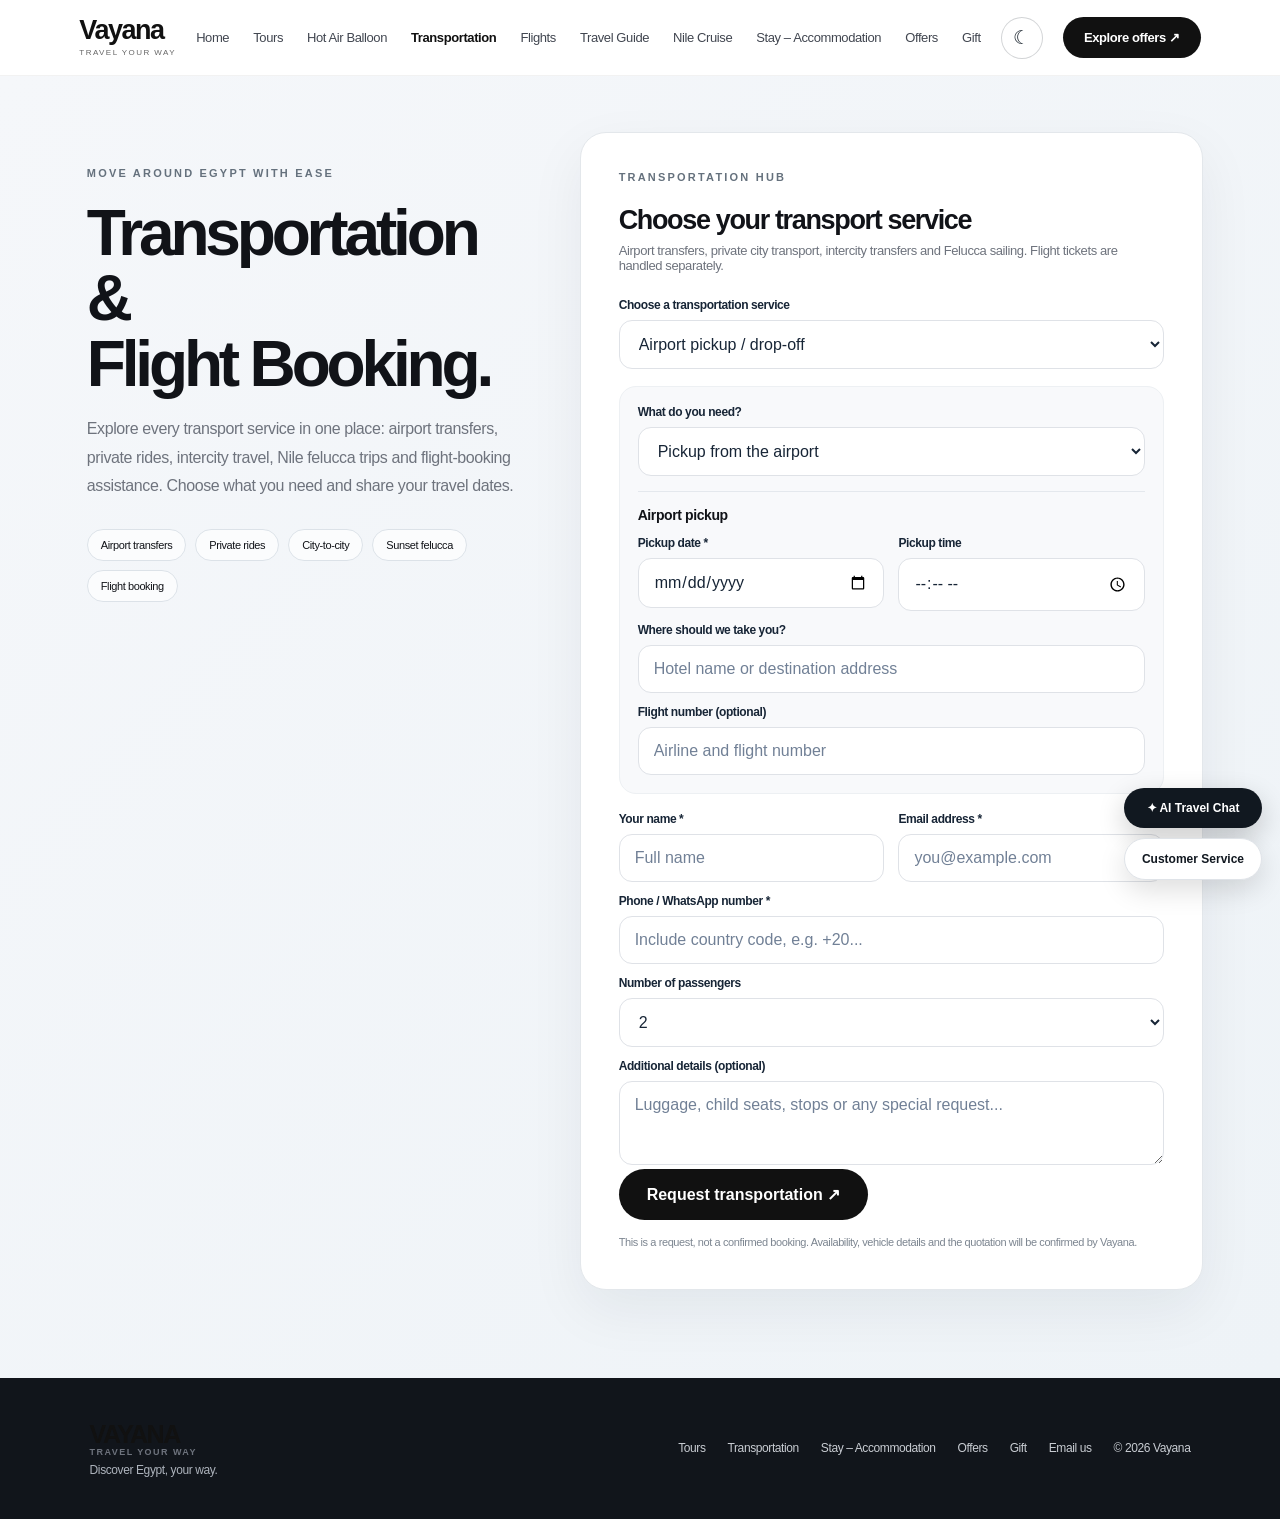
<file: transportation.html>
<!doctype html><html lang="en"><head>
<script>
try {
  const savedTheme = localStorage.getItem("vayana-theme");
  const deviceDark = window.matchMedia && window.matchMedia("(prefers-color-scheme: dark)").matches;
  document.documentElement.dataset.vayanaTheme =
    savedTheme === "light" || savedTheme === "dark" ? savedTheme : (deviceDark ? "dark" : "light");
} catch (_) {
  document.documentElement.dataset.vayanaTheme =
    window.matchMedia && window.matchMedia("(prefers-color-scheme: dark)").matches ? "dark" : "light";
}
</script><meta charset="utf-8"><meta name="viewport" content="width=device-width,initial-scale=1"><meta name="theme-color" content="#ffffff"><title>Transportation | Vayana — Travel Your Way</title><style>
:root{
  --ink:#111318; --muted:#6e737d; --line:#e7e8eb; --paper:#fff;
  --red:#e63946; --blue:#8ecdf5; --green:#8ccf9b; --pink:#f2a9c2;
  --navy:#14243a; --soft:#f5f7fa; --radius:24px;
}
*{box-sizing:border-box}
html{scroll-behavior:smooth;scroll-padding-top:112px}
body{margin:0;background:#fff;color:var(--ink);font-family:-apple-system,BlinkMacSystemFont,"SF Pro Display","Helvetica Neue",Arial,sans-serif;letter-spacing:-.025em}
a{color:inherit;text-decoration:none}
button,input,select,textarea{font:inherit}
.nav{height:76px;display:flex;align-items:center;justify-content:space-between;padding:0 6.2%;position:sticky;top:0;background:rgba(255,255,255,.86);backdrop-filter:blur(18px);z-index:10;border-bottom:1px solid rgba(0,0,0,.05)}
.brand{display:flex;align-items:center;gap:12px;font-size:25px;font-weight:700;letter-spacing:-.06em}
.mark{width:35px;height:35px;border-radius:12px;background:conic-gradient(from 210deg,var(--red),var(--pink),var(--blue),var(--green),var(--red));position:relative}
.mark:after{content:"";position:absolute;inset:7px;background:white;border-radius:8px;transform:rotate(45deg)}
.brand small{display:block;font-size:9px;letter-spacing:.16em;text-transform:uppercase;color:var(--muted);font-weight:600;margin-top:-2px}
.navlinks{display:flex;gap:24px;align-items:center;font-size:13px;color:#414650;white-space:nowrap}
.navlinks a:hover{color:#000}
.nav-cta,.btn{border:0;border-radius:999px;padding:13px 21px;background:#111;color:white;font-weight:600;font-size:13px;cursor:pointer;transition:.2s}
.nav-cta:hover,.btn:hover{transform:translateY(-2px);box-shadow:0 8px 24px #0002}
.menu{display:none;background:none;border:0;font-size:24px}
.hero{min-height:660px;padding:92px 7% 80px;position:relative;overflow:hidden;background:linear-gradient(115deg,#f7f9fc 0%,#f4f7fa 45%,#e7f2f8 100%);display:flex;align-items:center}
.hero:before{content:"";position:absolute;width:620px;height:620px;border-radius:50%;right:-80px;top:-110px;background:radial-gradient(circle at 35% 35%,#fff 0 10%,#d9eaf2 38%,#a9c6d4 62%,#8fa9b4 100%);opacity:.9}
.hero:after{content:"";position:absolute;width:500px;height:210px;right:2%;bottom:0;background:linear-gradient(160deg,transparent 30%,#d5e0df 30% 40%,#9aafa9 41% 100%);clip-path:polygon(0 75%,25% 45%,45% 66%,70% 10%,100% 55%,100% 100%,0 100%);opacity:.45}
.hero-copy{max-width:540px;position:relative;z-index:2;flex:0 1 48%}
.hero-balloon-gallery{position:relative;z-index:2;flex:1;min-width:360px;max-width:600px;height:470px;margin-left:auto}
.hero-balloon-photo{position:absolute;overflow:hidden;border-radius:28px;box-shadow:0 24px 60px #20384a30;border:7px solid #ffffffb8;background:#dce8ed}
.hero-balloon-photo img{display:block;width:100%;height:100%;object-fit:cover;transition:transform .8s ease}
.hero-balloon-photo:hover img{transform:scale(1.06)}
.hero-balloon-main{width:74%;height:78%;right:0;top:4%}
.hero-balloon-small{width:48%;height:43%;left:0;bottom:0}
.hero-balloon-caption{position:absolute;z-index:3;right:4%;bottom:2%;padding:13px 17px;background:#ffffffdf;backdrop-filter:blur(12px);border:1px solid #ffffff;border-radius:16px;font-size:12px;box-shadow:0 10px 30px #20384a18}
.hero-balloon-caption b{display:block;font-size:15px;margin-bottom:3px}
.eyebrow{font-size:11px;letter-spacing:.2em;text-transform:uppercase;color:#65717d;font-weight:700;margin-bottom:22px}
h1{font-size:clamp(52px,7vw,88px);line-height:.98;letter-spacing:-.075em;margin:0 0 24px;font-weight:700}
.hero p{font-size:19px;line-height:1.55;color:#5e6670;max-width:490px;margin:0 0 32px}
.hero-actions{display:flex;gap:13px;align-items:center}
.btn.secondary{background:#fff;color:#17191e;border:1px solid #dfe3e7}
.hero-note{margin-top:34px;font-size:12px;color:#7c838b}
.hero-note span{display:inline-block;width:7px;height:7px;background:var(--green);border-radius:50%;margin-right:8px}
.float-tag{position:absolute;z-index:3;right:12%;top:22%;padding:13px 17px;border:1px solid #ffffffaa;background:#ffffffb8;backdrop-filter:blur(12px);border-radius:18px;font-size:12px;box-shadow:0 12px 35px #32485b18}
.float-tag b{display:block;font-size:16px;margin-bottom:3px}
.section{padding:95px 7%}
.section-head{text-align:center;max-width:700px;margin:0 auto 44px}
.section-head .eyebrow{margin-bottom:14px}
h2{font-size:clamp(36px,4vw,54px);letter-spacing:-.065em;line-height:1.05;margin:0 0 15px}
.section-head p{color:var(--muted);font-size:16px;line-height:1.6;margin:0}
.features{display:grid;grid-template-columns:repeat(3,1fr);gap:18px;max-width:1160px;margin:auto}
.feature{border:1px solid var(--line);border-radius:22px;padding:27px;background:#fff;min-height:190px}
.icon{width:42px;height:42px;border-radius:14px;display:grid;place-items:center;font-size:20px;margin-bottom:23px}
.icon.red{background:#fff0f1;color:var(--red)}.icon.blue{background:#edf7ff;color:#3189c5}.icon.green{background:#eff9f0;color:#3e9c58}
.feature h3{font-size:18px;margin:0 0 8px;letter-spacing:-.04em}.feature p{margin:0;color:var(--muted);font-size:14px;line-height:1.55}
.customize{background:#f6f7f9;padding:100px 5%}
.form-shell{max-width:1080px;margin:auto;background:white;border:1px solid #e9eaed;border-radius:30px;padding:clamp(22px,4vw,48px);box-shadow:0 18px 60px #1b273510}
.form-title{text-align:center;margin-bottom:35px}
.form-title h2{font-size:42px}
.form-title p{color:var(--muted);margin:0}
.step{margin:32px 0}
.step-label{font-size:15px;font-weight:700;margin-bottom:14px;display:flex;align-items:center;gap:10px}
.step-number{width:25px;height:25px;border-radius:50%;display:grid;place-items:center;background:#111;color:#fff;font-size:11px}
.choice-grid{display:grid;grid-template-columns:repeat(3,1fr);gap:12px}
.choice{border:1px solid #dfe2e7;border-radius:17px;padding:18px 16px;text-align:left;cursor:pointer;background:#fff;min-height:91px;transition:.18s;position:relative}
.choice:hover{border-color:#a7b1bd;transform:translateY(-1px)}
.choice.active{border:1.5px solid #111;background:#fafbfc;box-shadow:0 0 0 3px #11110a}
.choice strong{display:block;font-size:14px;margin-bottom:5px}
.choice small{color:var(--muted);font-size:12px;line-height:1.4}
.choice .emoji{font-size:20px;display:block;margin-bottom:10px}
.choice.active:after{content:"✓";position:absolute;right:12px;top:11px;background:#111;color:white;width:20px;height:20px;border-radius:50%;font-size:12px;display:grid;place-items:center}
.budget .choice:nth-child(1){border-top:3px solid var(--red)}.budget .choice:nth-child(2){border-top:3px solid var(--blue)}.budget .choice:nth-child(3){border-top:3px solid var(--green)}
.field-row{display:grid;grid-template-columns:repeat(2,1fr);gap:14px}
.field label{display:block;font-size:12px;font-weight:650;margin:0 0 8px;color:#444b55}
.field input,.field select,.field textarea{width:100%;padding:14px 15px;border:1px solid #dfe2e7;border-radius:13px;background:#fff;outline:none;color:#17191e}
.field input:focus,.field select:focus,.field textarea:focus{border-color:#777;box-shadow:0 0 0 3px #11110c}
.extras{display:grid;grid-template-columns:repeat(3,1fr);gap:12px}
.extra{display:flex;align-items:center;justify-content:space-between;gap:10px;border:1px solid #e2e5e9;border-radius:16px;padding:15px}
.extra b{display:block;font-size:13px}.extra small{color:var(--muted);font-size:11px}
.switch{appearance:none;width:42px;height:25px;border-radius:99px;background:#d6d9de;position:relative;cursor:pointer;flex:none;transition:.2s}
.switch:checked{background:#111}
.switch:before{content:"";position:absolute;width:19px;height:19px;border-radius:50%;background:#fff;top:3px;left:3px;transition:.2s;box-shadow:0 1px 3px #0003}
.switch:checked:before{left:20px}
.note{font-size:12px;color:var(--muted);line-height:1.5;margin-top:10px}
.submit-row{display:flex;align-items:center;justify-content:space-between;gap:18px;margin-top:32px;padding-top:24px;border-top:1px solid var(--line)}
.submit-row p{font-size:12px;color:var(--muted);margin:0;max-width:450px;line-height:1.5}
.submit{background:#111;color:white;border:0;border-radius:999px;padding:16px 28px;font-weight:650;cursor:pointer;white-space:nowrap}
.submit:hover{background:#30343b}
.split{display:grid;grid-template-columns:1fr 1fr;gap:50px;align-items:center}
.split-art{min-height:390px;border-radius:28px;background:linear-gradient(145deg,#d9eaf0,#f7e7d8 55%,#c5d4c6);position:relative;overflow:hidden}
.split-art:before{content:"";position:absolute;width:330px;height:330px;border-radius:50%;background:#fff8;top:35px;left:50%;transform:translateX(-50%)}
.split-art:after{content:"LUXOR";position:absolute;bottom:24px;left:28px;color:#fff;font-weight:700;font-size:44px;letter-spacing:.18em;text-shadow:0 2px 15px #0004}
.split-copy p{color:var(--muted);line-height:1.7;font-size:16px}
.pills{display:flex;flex-wrap:wrap;gap:9px;margin-top:24px}.pill{padding:9px 13px;border:1px solid var(--line);border-radius:99px;font-size:12px;color:#4d5560}
.footer{padding:42px 7%;background:#11151b;color:white;display:flex;align-items:center;justify-content:space-between;gap:20px}
.footer p{color:#aeb4bd;font-size:12px;margin:6px 0 0}.footer-links{display:flex;gap:22px;color:#c9cdd3;font-size:12px}
.toast{position:fixed;bottom:24px;left:50%;transform:translate(-50%,20px);background:#15191f;color:white;padding:14px 20px;border-radius:14px;font-size:13px;opacity:0;pointer-events:none;transition:.25s;z-index:99999!important;max-width:90%;text-align:center}
.toast.show{opacity:1;transform:translate(-50%,0)}
.hidden{display:none!important}
@media(max-width:800px){
 .nav{padding:8px 4%;height:auto;min-height:66px;flex-wrap:wrap;gap:6px}.navlinks{display:flex!important;order:3;width:100%;gap:20px;overflow-x:auto;justify-content:flex-start;padding:7px 0 5px;scrollbar-width:none}.navlinks::-webkit-scrollbar{display:none}.nav-cta,.menu{display:none}
 .hero{min-height:610px;padding:75px 6% 65px;align-items:flex-start}.hero:before{width:430px;height:430px;right:-170px;top:220px}.float-tag{right:6%;top:auto;bottom:55px}
 .section{padding:72px 6%}.features{grid-template-columns:1fr}.feature{min-height:0}
 .customize{padding:70px 4%}.choice-grid{grid-template-columns:1fr}.choice{min-height:75px}
 .extras{grid-template-columns:1fr}.field-row{grid-template-columns:1fr}
 .submit-row{align-items:stretch;flex-direction:column}.submit{width:100%}
 .split{grid-template-columns:1fr}.split-art{min-height:280px}
 .footer{flex-direction:column;align-items:flex-start}.footer-links{flex-wrap:wrap}
}

/* Vayana experimental expansion */
.extra-section{padding:86px 7%;max-width:1440px;margin:auto}
.extra-head{max-width:760px;margin:0 auto 38px;text-align:center}
.extra-head .eyebrow{color:#777;font-size:11px;letter-spacing:.16em;text-transform:uppercase;font-weight:750}
.extra-head h2{font-size:clamp(34px,5vw,58px);letter-spacing:-.06em;line-height:1.02;margin:12px 0}
.extra-head p{color:#6b7078;line-height:1.75;font-size:14px}
.extra-grid{display:grid;grid-template-columns:repeat(3,1fr);gap:16px}
.extra-card{background:#fff;border:1px solid #e8e8e8;border-radius:22px;padding:25px;box-shadow:0 10px 30px #11111108}
.extra-card h3{font-size:19px;letter-spacing:-.035em;margin:10px 0}
.extra-card p,.extra-card li{font-size:13px;line-height:1.7;color:#666}
.extra-icon{width:42px;height:42px;border-radius:14px;display:grid;place-items:center;background:#f3f4f5;font-size:20px}
.extra-dark{background:#15191f;color:#fff;border-radius:28px}
.extra-dark .extra-head p,.extra-dark .extra-card p{color:#c2c5ca}
.extra-dark .extra-card{background:#20252d;border-color:#353b45}
.builder-layout,.estimator-layout,.tracker-layout{display:grid;grid-template-columns:1fr 1fr;gap:22px;align-items:start}
.builder-panel,.builder-summary,.estimator-panel,.estimator-result,.tracker-panel{background:#fff;border:1px solid #e8e8e8;border-radius:22px;padding:25px}
.builder-options{display:flex;flex-wrap:wrap;gap:9px;margin:14px 0}
.builder-chip{border:1px solid #ddd;background:white;padding:10px 13px;border-radius:99px;font-size:12px;cursor:pointer}
.builder-chip.active{background:#171a20;color:#fff;border-color:#171a20}
.builder-summary{background:#f7f7f5;position:sticky;top:90px}
.builder-summary ol{padding-left:20px;color:#555;font-size:13px;line-height:1.9}
.extra-field{display:grid;gap:7px;margin:13px 0}
.extra-field label{font-size:12px;font-weight:700}
.extra-field select,.extra-field input{width:100%;padding:12px;border:1px solid #ddd;border-radius:11px;background:white}
.extra-button{border:0;background:#171a20;color:#fff;padding:13px 19px;border-radius:99px;font-weight:700;cursor:pointer}
.extra-button.light{background:#fff;color:#171a20;border:1px solid #ddd}
.extra-note{font-size:11px;color:#777;line-height:1.6;margin-top:12px}
.comparison{width:100%;border-collapse:collapse;background:white;border-radius:18px;overflow:hidden}
.comparison th,.comparison td{padding:16px;text-align:left;border-bottom:1px solid #eee;font-size:13px}
.comparison th{background:#f5f5f3}
.gift-grid,.journal-grid,.moments-grid{display:grid;grid-template-columns:repeat(3,1fr);gap:16px}
.gift-card,.journal-card,.moment-card{border-radius:22px;overflow:hidden;background:white;border:1px solid #e8e8e8}
.gift-card img,.journal-card img,.moment-card img{width:100%;height:190px;object-fit:cover;display:block}
.gift-card div,.journal-card div,.moment-card div{padding:20px}
.gift-card h3,.journal-card h3,.moment-card h3{margin:0 0 7px;font-size:18px}
.gift-card p,.journal-card p,.moment-card p{font-size:12px;color:#666;line-height:1.65}
.guide-placeholder{border:1px dashed #bbb;border-radius:18px;padding:24px;text-align:center;background:#fafafa}
.review-placeholder{padding:28px;border-radius:20px;background:#f6f6f4;text-align:center}
.lang-switch{display:flex;gap:8px;justify-content:center;margin-top:18px}
.lang-switch button{border:1px solid #ddd;background:#fff;border-radius:99px;padding:8px 14px;cursor:pointer}
.lang-switch button.active{background:#171a20;color:white}
.status-steps{display:grid;grid-template-columns:repeat(4,1fr);gap:8px;margin-top:20px}
.status-step{border:1px solid #ddd;border-radius:13px;padding:12px;text-align:center;font-size:11px;color:#777}
.status-step.active{background:#eaf5ed;border-color:#8ccf9b;color:#245c34;font-weight:750}
.whatsapp-float{position:fixed;right:22px;bottom:22px;z-index:50;background:#1f9d59;color:white;text-decoration:none;padding:14px 18px;border-radius:99px;font-size:13px;font-weight:750;box-shadow:0 8px 28px #0003}
@media(max-width:850px){.extra-section{padding:68px 5%}.extra-grid,.gift-grid,.journal-grid,.moments-grid{grid-template-columns:1fr}.builder-layout,.estimator-layout,.tracker-layout{grid-template-columns:1fr}.builder-summary{position:static}.status-steps{grid-template-columns:1fr 1fr}.comparison th,.comparison td{padding:10px 8px;font-size:11px}}

</style><style>
/* Experimental Home additions — isolated from the original sections */
.balloon-experience{padding:105px 7%;display:grid;grid-template-columns:.82fr 1.18fr;gap:6%;align-items:center;background:#f7f9fb;overflow:hidden}
.balloon-experience-head{max-width:440px}.balloon-experience-head .eyebrow{color:#71808d}.balloon-experience-head h2{font-size:clamp(40px,5vw,65px);line-height:1.02;letter-spacing:-.07em;margin:0 0 20px}.balloon-experience-head h2 span{color:#7faec8}.balloon-experience-head p{font-size:16px;line-height:1.7;color:#68727d;margin:0 0 27px}
.balloon-mosaic{height:510px;position:relative;min-width:0}.balloon-shot{position:absolute;margin:0;overflow:hidden;border-radius:25px;background:#dce7ed;box-shadow:0 22px 55px #1c34451c;border:6px solid #fff}.balloon-shot img{width:100%;height:100%;display:block;object-fit:cover;transition:transform 1s cubic-bezier(.2,.7,.2,1)}.balloon-shot:hover img{transform:scale(1.06)}.balloon-shot figcaption{position:absolute;left:14px;bottom:14px;padding:10px 13px;border-radius:12px;background:#ffffffdf;backdrop-filter:blur(10px);font-size:11px;font-weight:650;color:#202832}.balloon-shot-large{left:0;top:5%;width:59%;height:83%}.balloon-shot-top{right:0;top:0;width:43%;height:47%}.balloon-shot-bottom{right:0;bottom:0;width:43%;height:47%}
.luxor-panorama{min-height:490px;position:relative;display:flex;align-items:center;padding:80px 8%;overflow:hidden;background:#101820;color:white}.panorama-image{position:absolute;inset:0;background:linear-gradient(90deg,#101820f2 0%,#101820c9 44%,#10182030 100%),url('./cruise-ship-aerial-01.jpg') center/cover;transform:scale(1.01)}.panorama-copy{position:relative;z-index:1;max-width:520px}.panorama-copy .eyebrow{color:#9dc9e8}.panorama-copy h2{font-size:clamp(42px,5.5vw,68px);line-height:1.02;margin-bottom:18px}.panorama-copy p{max-width:440px;color:#d1d8df;line-height:1.7;margin:0 0 26px}.panorama-stamp{position:absolute;right:7%;bottom:34px;font-size:12px;letter-spacing:.28em;color:#fff;font-weight:700}.panorama-stamp span{display:block;font-size:9px;letter-spacing:.4em;color:#c4d4df;margin-top:5px}
@media(max-width:800px){.balloon-experience{grid-template-columns:1fr;padding:76px 6%;gap:28px}.balloon-mosaic{height:390px}.balloon-shot-large{height:82%;width:61%}.balloon-shot-top,.balloon-shot-bottom{width:43%;height:46%}.luxor-panorama{min-height:460px;padding:70px 7%}.panorama-image{background-position:58% center}.panorama-stamp{right:7%;bottom:22px}}
@media(prefers-reduced-motion:reduce){.balloon-shot img{transition:none}}
</style><style>
/* Vayana Transportation, realistic map and chat interface */
.transportation-page{padding:88px 6%;background:linear-gradient(135deg,#f5f7fa,#eef3f7);display:grid;grid-template-columns:.85fr 1.15fr;gap:42px;align-items:start}
.transportation-hero{position:sticky;top:125px;padding:35px 10px}
.transportation-hero h2{font-size:clamp(42px,5vw,66px);line-height:1.02}
.transportation-hero p{color:var(--muted);font-size:16px;line-height:1.8;max-width:460px}
.transport-tags{display:flex;flex-wrap:wrap;gap:9px;margin-top:28px}.transport-tags span{padding:9px 13px;border:1px solid #dce2e8;border-radius:99px;background:#ffffffa8;font-size:11px}
.transport-form-shell{background:#fff;border:1px solid #e3e7eb;border-radius:26px;padding:clamp(22px,4vw,38px);box-shadow:0 20px 55px #17212b10}
.transport-form-heading h3{font-size:27px;margin:0 0 7px;letter-spacing:-.05em}.transport-form-heading p{color:var(--muted);font-size:13px;margin:0 0 25px}
.transport-fields{margin-top:17px;padding:18px;background:#f8f9fb;border:1px solid #edf0f3;border-radius:17px}
.transport-subfields{margin-top:15px;padding-top:15px;border-top:1px solid #e4e8ed}.transport-subfields h4{margin:0 0 13px;font-size:14px}
.transport-contact{margin-top:18px}.transport-hint,.transport-disclaimer{font-size:11px;line-height:1.65;color:#7c8590}.sunset-note{display:flex;gap:13px;align-items:center;background:#fff7eb;border:1px solid #f4e1c2;padding:16px;border-radius:14px;margin-top:14px}.sunset-note>span{font-size:24px;color:#c98a37}.sunset-note b,.sunset-note small{display:block}.sunset-note small{font-size:11px;color:#7e7567;margin-top:4px;line-height:1.5}.transport-disclaimer{margin:13px 0 0}
.chat-launchers{position:fixed;right:18px;bottom:20px;z-index:60;display:flex;flex-direction:column;gap:10px}
.chat-launcher{border:0;border-radius:99px;padding:13px 17px;background:#111820;color:#fff;box-shadow:0 10px 28px #0003;font-size:12px;font-weight:700;cursor:pointer}
.chat-launcher.service{background:#fff;color:#111820;border:1px solid #dfe3e8}
.chat-panel{position:fixed;right:18px;bottom:145px;width:min(360px,calc(100vw - 30px));background:#fff;border:1px solid #e3e7eb;border-radius:20px;box-shadow:0 20px 60px #0003;z-index:61;overflow:hidden}
.chat-panel[hidden]{display:none}.chat-head{padding:15px 17px;background:#111820;color:#fff;display:flex;justify-content:space-between;align-items:center}.chat-head small{display:block;color:#c3ccd4;font-size:10px;margin-top:3px}.chat-close{background:none;border:0;color:#fff;font-size:22px;cursor:pointer}
.chat-messages{padding:15px;max-height:250px;overflow:auto;background:#f7f8fa}.chat-bubble{background:#fff;border:1px solid #e7eaee;border-radius:13px;padding:10px 12px;font-size:12px;line-height:1.55;margin:0 0 9px;max-width:92%}.chat-bubble.user{margin-left:auto;background:#eaf4fb}.chat-compose{display:flex;gap:8px;padding:12px}.chat-compose input{min-width:0;flex:1;border:1px solid #dfe3e8;border-radius:99px;padding:11px 13px;font-size:12px}.chat-compose button,.chat-action{border:0;border-radius:99px;background:#111820;color:#fff;padding:10px 13px;font-size:11px;font-weight:700;cursor:pointer}
.service-chat-body{padding:16px}.service-chat-body p{font-size:12px;line-height:1.6;color:#626b75}.service-chat-body label{display:block;font-size:11px;font-weight:700;margin:12px 0 6px}.service-chat-body input,.service-chat-body textarea,.service-chat-body select{width:100%;border:1px solid #dfe3e8;border-radius:10px;padding:10px;font:inherit;font-size:12px}
.service-price{background:#f5f7fa;border-radius:12px;padding:12px;font-size:12px;line-height:1.6;margin:12px 0}
@media(max-width:850px){.transportation-page{grid-template-columns:1fr;gap:10px;padding:65px 5%}.transportation-hero{position:static;padding:10px 0 20px}}
.chat-launchers{right:10px;bottom:12px}.chat-launcher{padding:11px 13px;font-size:11px}.chat-panel{right:10px;bottom:130px}}
</style><style>
.mark.bag-mark{border-radius:0;background:none;position:relative;width:36px;height:36px;animation:bagHue 20s linear infinite}
.mark.bag-mark:before{content:"";position:absolute;left:3px;right:3px;top:11px;bottom:2px;border:3px solid var(--bag-color,#e63946);border-radius:7px 7px 9px 9px;background:transparent}
.mark.bag-mark:after{content:"";position:absolute;left:12px;top:3px;width:10px;height:10px;border:3px solid var(--bag-color,#e63946);border-bottom:0;border-radius:7px 7px 0 0;background:transparent;transform:none;inset:auto}
@keyframes bagHue{0%,19%{--bag-color:#e63946}20%,39%{--bag-color:#8ecdf5}40%,59%{--bag-color:#8ccf9b}60%,79%{--bag-color:#f2a9c2}80%,100%{--bag-color:#e63946}}
.wizard-tabs{display:flex;justify-content:center;gap:10px;margin:0 auto 30px;flex-wrap:wrap}.wiz-tab{border:1px solid #dfe2e7;background:#fff;border-radius:99px;padding:12px 20px;font-size:13px;font-weight:650;cursor:pointer}.wiz-tab.active{background:#111;color:#fff;border-color:#111}.wiz-panel{display:none}.wiz-panel.active{display:block}.hotel-grid .choice{min-height:90px}
.comfort-grid .choice:nth-child(1){border-top:3px solid var(--red)}.comfort-grid .choice:nth-child(2){border-top:3px solid var(--blue)}.comfort-grid .choice:nth-child(3){border-top:3px solid var(--green)}
.optional-grid{display:grid;grid-template-columns:repeat(2,minmax(0,1fr));gap:12px}.optional-card{display:flex;align-items:center;justify-content:space-between;gap:14px;border:1px solid #e2e5e9;border-radius:16px;padding:16px}.optional-card b{display:block;font-size:13px}.optional-card small{display:block;color:var(--muted);font-size:11px;margin-top:4px}
.ios-switch{position:relative;display:inline-block;width:48px;height:28px;flex:none}.ios-switch input{opacity:0;width:0;height:0}.ios-switch span{position:absolute;inset:0;background:#d5d8dd;border-radius:99px;transition:.25s;cursor:pointer}.ios-switch span:before{content:"";position:absolute;width:22px;height:22px;left:3px;top:3px;background:white;border-radius:50%;box-shadow:0 1px 4px #0003;transition:.25s}.ios-switch input:checked+span{background:#111}.ios-switch input:checked+span:before{transform:translateX(20px)}
.package-intro{text-align:center;margin:20px 0 28px}.package-intro h2{font-size:38px}.package-intro p,.package-note{color:var(--muted);line-height:1.6}
.package-cards{display:grid;grid-template-columns:repeat(2,minmax(0,1fr));gap:18px}.package-card{border:1px solid #e2e5e9;border-radius:22px;overflow:hidden;background:#fff}.package-card h3{margin:0;font-size:21px}.package-card .pc-body{padding:20px}.package-card p{color:var(--muted);font-size:13px;line-height:1.6}.package-card .gallery{display:grid;grid-template-columns:repeat(3,1fr);gap:3px;height:160px}.package-card .gallery img{width:100%;height:100%;object-fit:cover}.package-card .pc-meta{font-size:11px;letter-spacing:.08em;text-transform:uppercase;color:#777;margin-bottom:8px}.package-card button{background:#111;color:white;border:0;border-radius:99px;padding:12px 18px;font-weight:600;cursor:pointer}
.itinerary{border-top:1px solid #eee;margin-top:16px;padding-top:15px}.stop-row{display:flex;align-items:center;gap:8px;margin:8px 0;font-size:13px}.stop-row select{flex:1;min-width:0;padding:9px;border:1px solid #ddd;border-radius:10px}.stop-row .remove{border:0;background:#f4f4f4;border-radius:8px;padding:8px;cursor:pointer}.replace-wrap{background:#f7f8fa;border-radius:14px;padding:12px;margin-top:12px}.replace-wrap label{font-size:12px;font-weight:700}.replace-wrap select{width:100%;margin-top:7px;padding:10px;border:1px solid #ddd;border-radius:10px}
.place-detail{margin:18px 0;padding-bottom:15px;border-bottom:1px solid #eee}.place-detail h4{margin:0 0 10px;font-size:16px}.stop-gallery{height:125px!important;border-radius:12px;overflow:hidden}.package-note{font-size:12px;margin:22px 0 0;padding:16px;background:#f7f8fa;border-radius:14px}
@media(max-width:760px){.package-cards{grid-template-columns:1fr}.optional-grid{grid-template-columns:1fr}.package-card .gallery{height:140px}.wizard-tabs{gap:6px}.wiz-tab{padding:10px 13px;font-size:12px}}
</style><style>

/* Apple-inspired motion: calm reveals, cinematic image drift and soft color accents */
.hero{isolation:isolate;}
.hero:before{animation:heroOrb 14s ease-in-out infinite alternate;transform-origin:center;}
.hero:after{animation:landscapeFloat 18s ease-in-out infinite alternate;}
.hero-copy>*{animation:heroEnter .85s both;}
.hero-copy .eyebrow{animation-delay:.08s}.hero-copy h1{animation-delay:.18s}.hero-copy p{animation-delay:.3s}.hero-copy .hero-actions{animation-delay:.42s}.hero-copy .hero-note{animation-delay:.54s}
.float-tag{animation:tagFloat 6s ease-in-out infinite;}
.temple-tile{position:relative;isolation:isolate;opacity:0;transform:translateY(26px) scale(.985);transition:transform .65s cubic-bezier(.2,.7,.2,1),filter .4s,opacity .7s;}
.temple-tile.is-visible{opacity:1;transform:translateY(0) scale(1)}
.temple-tile:before{content:"";position:absolute;inset:0;background:var(--tile) center/cover;z-index:-2;transition:transform 1.2s cubic-bezier(.2,.7,.2,1);}
.temple-tile:hover:before{transform:scale(1.08)}
.temple-tile:after{content:"";position:absolute;inset:0;background:linear-gradient(135deg,#e6394620,#8ecdf520,#8ccf9b18);opacity:.55;pointer-events:none;z-index:-1}
.temple-heading,.feature,.split-copy,.form-title,.package-intro{opacity:0;transform:translateY(22px);transition:opacity .75s ease,transform .75s cubic-bezier(.2,.7,.2,1)}
.temple-heading.is-visible,.feature.is-visible,.split-copy.is-visible,.form-title.is-visible,.package-intro.is-visible{opacity:1;transform:translateY(0)}
.feature{transition-delay:var(--reveal-delay,0s)}
.balloon-experience-head,.balloon-shot,.panorama-copy{opacity:0;transform:translateY(22px);transition:opacity .8s ease,transform .8s cubic-bezier(.2,.7,.2,1)}
.balloon-experience-head.is-visible,.balloon-shot.is-visible,.panorama-copy.is-visible{opacity:1;transform:translateY(0)}
@keyframes heroEnter{from{opacity:0;transform:translateY(22px)}to{opacity:1;transform:translateY(0)}}
@keyframes heroOrb{from{transform:translate3d(0,0,0) scale(1)}to{transform:translate3d(-28px,24px,0) scale(1.06)}}
@keyframes landscapeFloat{from{transform:translateX(0)}to{transform:translateX(-22px)}}
@keyframes tagFloat{0%,100%{transform:translateY(0)}50%{transform:translateY(-9px)}}
@media(prefers-reduced-motion:reduce){*,*:before,*:after{animation:none!important;transition:none!important;scroll-behavior:auto!important}.temple-tile,.temple-heading,.feature,.split-copy,.form-title,.package-intro,.balloon-experience-head,.balloon-shot,.panorama-copy{opacity:1;transform:none}}

.temple-showcase{padding:100px 6%;background:#101820;color:white}.temple-heading{text-align:center;max-width:760px;margin:0 auto 42px}.temple-heading .eyebrow{color:#9dc9e8}.temple-heading h2{font-size:clamp(40px,6vw,68px);line-height:1.02}.temple-heading h2 span{color:#8ecdf5}.temple-heading p{color:#c3cbd3;line-height:1.6}.temple-grid{max-width:1250px;margin:auto;display:grid;grid-template-columns:1.4fr 1fr 1fr;grid-auto-rows:230px;gap:14px}.temple-tile{border:0;border-radius:22px;overflow:hidden;text-align:left;color:white;padding:22px;display:flex;flex-direction:column;justify-content:flex-end;align-items:flex-start;background-image:linear-gradient(0deg,#07111bdc,transparent 75%),var(--tile);background-position:center;background-size:cover;cursor:pointer;transition:.3s}.temple-tile:hover{transform:translateY(-4px);filter:saturate(1.12)}.temple-tile span{font-size:25px;font-weight:700;letter-spacing:-.04em}.temple-tile small{font-size:12px;margin-top:5px;color:#eef4f8}.temple-wide{grid-row:span 2}.temple-modal{display:none;position:fixed;inset:0;background:#07111bd9;z-index:50;padding:20px;align-items:center;justify-content:center}.temple-modal.open{display:flex}.temple-modal-card{max-width:760px;width:100%;max-height:90vh;overflow:auto;background:white;color:#15191e;border-radius:24px;padding:30px;position:relative}.temple-modal-card h2{font-size:36px}.temple-modal-card p{line-height:1.7;color:#606975}.temple-modal-card img{width:100%;height:270px;object-fit:cover;border-radius:16px;margin:12px 0}.modal-close{position:absolute;right:15px;top:12px;border:0;background:#f0f2f4;border-radius:50%;width:36px;height:36px;font-size:24px;cursor:pointer}.balloon-only{display:flex;align-items:center;justify-content:space-between;gap:20px;padding:22px;margin:20px 0 28px;border-radius:20px;background:linear-gradient(110deg,#fff0f2,#edf7ff,#eff9f0);border:1px solid #e8e9eb}.balloon-only h3{font-size:21px;margin:0 0 6px}.balloon-only p{margin:0;color:#626b75;font-size:13px}.balloon-only button,.package-request{background:#111;color:white;border:0;border-radius:99px;padding:14px 20px;font-weight:650;cursor:pointer;white-space:nowrap}.package-booking{margin-top:18px;padding:16px;background:#f7f8fa;border-radius:16px}.package-booking h4{margin:0 0 12px}.package-booking .field-row{margin-top:10px}.package-booking textarea{min-height:80px}.fixed-shared{background:#fff8ed;border:1px solid #f0dfc5;border-radius:12px;padding:12px;font-size:12px;color:#70532d;margin:12px 0}.package-request{margin-top:14px;width:100%}
@media(max-width:760px){.hero{min-height:unset;display:block;padding:70px 6% 48px}.hero-copy{max-width:100%}.hero-balloon-gallery{min-width:0;width:100%;height:340px;margin:38px 0 0}.hero-balloon-main{width:76%;height:78%}.hero-balloon-small{width:48%;height:43%}.hero-balloon-caption{right:1%;bottom:-2%}.float-tag{position:relative;right:auto;top:auto;bottom:auto;display:inline-block;margin:18px 0 0}.temple-showcase{padding:72px 5%}.temple-grid{grid-template-columns:1fr 1fr;grid-auto-rows:190px}.temple-wide{grid-row:auto;grid-column:span 2}.balloon-only{align-items:stretch;flex-direction:column}.balloon-only button{width:100%}.temple-modal-card{padding:22px}}
</style><style>.site-nav .navlinks a.active{font-weight:800;color:#111}.transportation-page{padding-top:56px}.site-nav .menu{display:none}@media(max-width:900px){.site-nav .navlinks{display:none}.site-nav.nav-open .navlinks{display:flex;position:absolute;top:76px;left:16px;right:16px;z-index:100;flex-direction:column;padding:18px;background:white;border:1px solid #e6e9ed;border-radius:18px}.site-nav .menu{display:block}}@media(max-width:650px){.nav-cta{display:none!important}}
.mark.bag-mark{animation:none!important;--bag-color:#111!important}.mark.bag-mark:before,.mark.bag-mark:after{border-color:#111!important}</style><meta name="description" content="Request airport pickup, airport drop-off, private city transport, intercity transfers and felucca sailing in Luxor with VAYANA."><link rel="canonical" href="https://vayana-travel.firebaseapp.com/transportation.html"><meta property="og:type" content="website"><meta property="og:title" content="Transportation | Vayana — Travel Your Way"><meta property="og:description" content="Request airport pickup, airport drop-off, private city transport, intercity transfers and felucca sailing in Luxor with VAYANA."><meta property="og:url" content="https://vayana-travel.firebaseapp.com/transportation.html"><meta name="twitter:card" content="summary_large_image">
<style id="vayana-approved-wordmark">
.brand-lockup{display:flex;flex-direction:column;align-items:flex-start;line-height:1}
.brand-wordmark{display:inline-flex;align-items:center;gap:0;font-size:1em;font-weight:800;letter-spacing:-.075em;line-height:.95;white-space:nowrap}
.brand-v,.brand-rest{background:linear-gradient(100deg,#e63946 0%,#f2a9c2 34%,#8ecdf5 68%,#8ccf9b 100%);-webkit-background-clip:text;background-clip:text;color:transparent}
.brand-tree{display:inline-block;position:relative;width:.72em;height:1.08em;margin:0 .015em;flex:none;top:.12em}
.brand-tree i{position:absolute;inset:0 0 .15em;background:linear-gradient(145deg,#70bd83 0%,#25834e 58%,#12633d 100%);clip-path:polygon(50% 0,61% 24%,55% 24%,75% 49%,66% 49%,91% 78%,61% 78%,76% 100%,24% 100%,39% 78%,9% 78%,34% 49%,25% 49%,45% 24%,39% 24%);filter:drop-shadow(0 1px 1px #17452a55)}
.brand-tree i:before{content:"";position:absolute;left:39%;top:0;width:22%;height:12%;background:#fff;border-radius:50%}
.brand-tree b{position:absolute;bottom:0;left:43%;width:14%;height:.17em;background:#9a704b;border-radius:1px}
.brand-lockup>small{display:block;font-size:9px;letter-spacing:.16em;text-transform:uppercase;color:var(--muted);font-weight:600;margin-top:4px}
.footer .brand-lockup>small{color:#aeb4bd}
.mark.bag-mark{display:none!important}
</style><style id="vayana-approved-winter-wordmark">
.brand-wordmark{letter-spacing:-.075em}
.brand-v{color:#f08ab5}
.brand-y-gift{display:inline-block;position:relative;background:linear-gradient(180deg,#9dd9ff 0%,#62b5ed 100%);-webkit-background-clip:text;background-clip:text;color:transparent;padding:0 .025em}
.brand-y-gift:after{content:"";position:absolute;left:48%;top:9%;height:82%;width:13%;background:linear-gradient(90deg,#e43d4b,#ff7881);transform:rotate(39deg);border-radius:3px;box-shadow:0 0 0 1px #fff5}
.brand-y-gift:before{content:"";position:absolute;z-index:2;left:38%;top:-3%;width:30%;height:15%;background:radial-gradient(ellipse at 30% 50%,#ed5362 0 38%,transparent 42%),radial-gradient(ellipse at 70% 50%,#f47c86 0 38%,transparent 42%);transform:rotate(12deg);filter:drop-shadow(0 1px 1px #8b263355)}
.brand-tree i{background:linear-gradient(145deg,#7acb91 0%,#25834e 58%,#12633d 100%)}
.brand-tree i:after{content:"";position:absolute;left:8%;top:17%;width:84%;height:10%;border-radius:50%;border-top:3px solid #fff;transform:rotate(-8deg);opacity:.95;box-shadow:0 12px 0 -1px #fff,0 26px 0 -1px #fff}
.brand-tree b{z-index:2}
</style><style id="vayana-text-only-wordmark">
.brand{display:flex!important;align-items:center!important;gap:0!important;color:#111!important}
.brand .mark,.brand .bag-mark{display:none!important}
.brand .vayana-word-only{display:block!important;color:#111!important;font-family:inherit!important;font-size:27px!important;font-weight:800!important;letter-spacing:-.055em!important;line-height:1!important}
.brand .vayana-word-only small{display:block!important;color:#666!important;font-size:8px!important;font-weight:500!important;letter-spacing:.18em!important;line-height:1.4!important;margin-top:3px!important}
@media(max-width:700px){.brand .vayana-word-only{font-size:24px!important}}
</style><style id="home-chat-style-match">
/* Match the Home chat controls and panels without changing chat behavior. */
.chat-launchers{position:fixed!important;right:18px!important;bottom:20px!important;z-index:60!important;display:flex!important;flex-direction:column!important;gap:10px!important}
.chat-launcher{border:0!important;border-radius:99px!important;padding:13px 17px!important;background:#111820!important;color:#fff!important;box-shadow:0 10px 28px #0003!important;font-size:12px!important;font-weight:700!important;cursor:pointer!important}
.chat-launcher.service{background:#fff!important;color:#111820!important;border:1px solid #dfe3e8!important}
.chat-panel{position:fixed!important;right:18px!important;bottom:145px!important;width:min(360px,calc(100vw - 30px))!important;background:#fff!important;border:1px solid #e3e7eb!important;border-radius:20px!important;box-shadow:0 20px 60px #0003!important;z-index:61!important;overflow:hidden!important}
.chat-panel[hidden]{display:none!important}
.chat-head{padding:15px 17px!important;background:#111820!important;color:#fff!important;display:flex!important;justify-content:space-between!important;align-items:center!important}
.chat-head b,.chat-head small,.chat-close{color:#fff!important}
.chat-head small{display:block!important;color:#c3ccd4!important;font-size:10px!important;margin-top:3px!important}
.chat-close{background:none!important;border:0!important;color:#fff!important;font-size:22px!important;cursor:pointer!important}
.chat-messages{padding:15px!important;max-height:250px!important;overflow:auto!important;background:#f7f8fa!important}
.chat-bubble{background:#fff!important;border:1px solid #e7eaee!important;border-radius:13px!important;padding:10px 12px!important;font-size:12px!important;line-height:1.55!important;margin:0 0 9px!important;max-width:92%!important;color:#111820!important}
.chat-bubble.user{margin-left:auto!important;background:#eaf4fb!important}
.chat-compose{display:flex!important;gap:8px!important;padding:12px!important;background:#fff!important}
.chat-compose input{min-width:0!important;flex:1!important;background:#fff!important;color:#111820!important;border:1px solid #dfe3e8!important;border-radius:99px!important;padding:11px 13px!important;font-size:12px!important}
.chat-compose button,.chat-action{border:0!important;border-radius:99px!important;background:#111820!important;color:#fff!important;padding:10px 13px!important;font-size:11px!important;font-weight:700!important;cursor:pointer!important}
.service-chat-body{padding:16px!important;background:#fff!important;color:#111820!important}
.service-chat-body p{font-size:12px!important;line-height:1.6!important;color:#626b75!important}
.service-chat-body label{display:block!important;font-size:11px!important;font-weight:700!important;margin:12px 0 6px!important;color:#111820!important}
.service-chat-body input,.service-chat-body textarea,.service-chat-body select{width:100%!important;background:#fff!important;color:#111820!important;border:1px solid #dfe3e8!important;border-radius:10px!important;padding:10px!important;font:inherit!important;font-size:12px!important}
.service-price{background:#f5f7fa!important;color:#111820!important;border-radius:12px!important;padding:12px!important;font-size:12px!important;line-height:1.6!important;margin:12px 0!important}
@media(max-width:650px){.chat-launchers{right:10px!important;bottom:12px!important}.chat-launcher{padding:11px 13px!important;font-size:11px!important}.chat-panel{right:10px!important;bottom:130px!important}}
</style>

<style id="home-identical-chat-window">
/* Match the Home page chat windows exactly; force opaque surfaces on every page. */
.chat-panel{
 position:fixed!important;right:18px!important;bottom:145px!important;
 width:min(360px,calc(100vw - 30px))!important;
 background:#fff!important;background-color:#fff!important;
 border:1px solid #e3e7eb!important;border-radius:20px!important;
 box-shadow:0 20px 60px #0003!important;z-index:61!important;overflow:hidden!important;
 opacity:1!important;backdrop-filter:none!important;-webkit-backdrop-filter:none!important;
}
.chat-panel[hidden]{display:none!important}
.chat-head{
 padding:15px 17px!important;background:#111820!important;background-color:#111820!important;
 color:#fff!important;display:flex!important;justify-content:space-between!important;align-items:center!important;
 opacity:1!important;
}
.chat-head b,.chat-head small,.chat-close{color:#fff!important}
.chat-head small{display:block!important;color:#c3ccd4!important;font-size:10px!important;margin-top:3px!important}
.chat-close{background:none!important;border:0!important;color:#fff!important;font-size:22px!important;cursor:pointer!important}
.chat-messages{
 padding:15px!important;max-height:250px!important;overflow:auto!important;
 background:#f7f8fa!important;background-color:#f7f8fa!important;opacity:1!important;
}
.chat-bubble{
 background:#fff!important;background-color:#fff!important;border:1px solid #e7eaee!important;
 border-radius:13px!important;padding:10px 12px!important;font-size:12px!important;
 line-height:1.55!important;margin:0 0 9px!important;max-width:92%!important;color:#111820!important;
}
.chat-bubble.user{margin-left:auto!important;background:#eaf4fb!important;background-color:#eaf4fb!important}
.chat-compose{
 display:flex!important;gap:8px!important;padding:12px!important;
 background:#fff!important;background-color:#fff!important;opacity:1!important;
}
.chat-compose input{
 min-width:0!important;flex:1!important;background:#fff!important;background-color:#fff!important;
 color:#111820!important;border:1px solid #dfe3e8!important;border-radius:99px!important;
 padding:11px 13px!important;font-size:12px!important;opacity:1!important;
}
.chat-compose button,.chat-action{
 border:0!important;border-radius:99px!important;background:#111820!important;background-color:#111820!important;
 color:#fff!important;padding:10px 13px!important;font-size:11px!important;font-weight:700!important;cursor:pointer!important;
}
.service-chat-body{
 padding:16px!important;background:#fff!important;background-color:#fff!important;
 color:#111820!important;opacity:1!important;
}
.service-chat-body p{font-size:12px!important;line-height:1.6!important;color:#626b75!important}
.service-chat-body label{display:block!important;font-size:11px!important;font-weight:700!important;margin:12px 0 6px!important;color:#111820!important}
.service-chat-body input,.service-chat-body textarea,.service-chat-body select{
 width:100%!important;background:#fff!important;background-color:#fff!important;color:#111820!important;
 border:1px solid #dfe3e8!important;border-radius:10px!important;padding:10px!important;
 font:inherit!important;font-size:12px!important;opacity:1!important;
}
.service-price{background:#f5f7fa!important;background-color:#f5f7fa!important;color:#111820!important;border-radius:12px!important;padding:12px!important;font-size:12px!important;line-height:1.6!important;margin:12px 0!important}
@media(max-width:650px){.chat-panel{right:10px!important;bottom:130px!important}}
</style>

<style id="vayana-global-contrast-fix">
/* Global readability: preserve the page's designed surfaces while making form and card copy legible. */
input,select,textarea{color:#172536!important;caret-color:#172536!important}
input::placeholder,textarea::placeholder{color:#718096!important;opacity:1!important}
select option{color:#172536!important;background:#fff!important}
.field label,.optional-card b,.offer-toggle-copy b,.gift-date-field{color:#172536!important}
.optional-card small,.offer-toggle-copy small{color:#657386!important}
.home-service-card b{color:#14243a!important}
.offer-booking-card.eclipse .field label{color:#fff!important}
</style>
<meta property="og:image" content="./luxor-hot-air-balloons-cropped.jpg">
<meta property="og:image:alt" content="Hot air balloons above Luxor at sunrise">
<meta property="og:site_name" content="VAYANA">
<meta name="twitter:title" content="Transportation | Vayana — Travel Your Way">
<meta name="twitter:description" content="Request airport pickup, airport drop-off, private city transport, intercity transfers and felucca sailing in Luxor with VAYANA.">
<meta name="twitter:image" content="./luxor-hot-air-balloons-cropped.jpg">
<script type="application/ld+json">{"@context":"https://schema.org","@graph":[{"@type":"Organization","@id":"https://vayana-travel.firebaseapp.com/#organization","name":"VAYANA","url":"https://vayana-travel.firebaseapp.com/","logo":"https://vayana-travel.firebaseapp.com/assets/vayana-wordmark.svg","description":"VAYANA is a travel planning platform for Luxor, Egypt, helping travelers shape their own journey through tours, stays, transportation, flight assistance and local experiences."},{"@type":"WebSite","@id":"https://vayana-travel.firebaseapp.com/#website","url":"https://vayana-travel.firebaseapp.com/","name":"VAYANA — Travel Your Way","publisher":{"@id":"https://vayana-travel.firebaseapp.com/#organization"},"inLanguage":"en"},{"@type":"WebPage","@id":"https://vayana-travel.firebaseapp.com/transportation.html#webpage","url":"https://vayana-travel.firebaseapp.com/transportation.html","name":"Transportation | Vayana — Travel Your Way","description":"Request airport pickup, airport drop-off, private city transport, intercity transfers and felucca sailing in Luxor with VAYANA.","isPartOf":{"@id":"https://vayana-travel.firebaseapp.com/#website"},"about":{"@type":"TouristDestination","name":"Luxor, Egypt"},"inLanguage":"en"}]}</script>

<style id="vayana-seo-accessibility-performance">
html{scroll-padding-top:110px}img{max-width:100%}a:focus-visible,button:focus-visible,input:focus-visible,select:focus-visible,textarea:focus-visible,[tabindex]:focus-visible{outline:3px solid #2878b9!important;outline-offset:3px!important}.skip-link{position:fixed;left:12px;top:10px;z-index:9999;padding:12px 16px;background:#111820;color:#fff;border-radius:10px;transform:translateY(-160%);transition:transform .18s}.skip-link:focus{transform:translateY(0)}@media(prefers-reduced-motion:reduce){html{scroll-behavior:auto!important}*,*:before,*:after{animation-duration:.01ms!important;animation-iteration-count:1!important;transition-duration:.01ms!important;scroll-behavior:auto!important}}
</style>
<style>.transportation-hero h1{font-size:clamp(42px,5vw,66px);line-height:1.02;letter-spacing:-.065em;margin:0 0 18px;font-weight:700}</style><link rel="stylesheet" href="assets/vayana-theme.css">

<style id="vayana-transportation-dark-final">
/* Page-local final override: Transportation has embedded styles after the shared theme.
   Scope every rule to this page and apply after all embedded page styles. */
html[data-vayana-theme="dark"] body.page-transportation{
  background:#10151b!important;color:#f3f5f7!important;
}
html[data-vayana-theme="dark"] body.page-transportation .transportation-page{
  background:linear-gradient(135deg,#101820 0%,#17232e 55%,#1b2933 100%)!important;
  color:#f3f5f7!important;
}
html[data-vayana-theme="dark"] body.page-transportation .transportation-page :is(h1,h2,h3,h4,h5,h6,p,span,b,strong,label,small,legend){
  color:#f3f5f7!important;
}
html[data-vayana-theme="dark"] body.page-transportation .transportation-hero :is(.eyebrow,p,.transport-tags span){
  color:#c2ccd6!important;
}
html[data-vayana-theme="dark"] body.page-transportation .transport-tags span{
  background:#202c38!important;border-color:#465463!important;
}
html[data-vayana-theme="dark"] body.page-transportation .transport-form-shell,
html[data-vayana-theme="dark"] body.page-transportation .package-card,
html[data-vayana-theme="dark"] body.page-transportation .temple-modal-card{
  background:#19232d!important;background-color:#19232d!important;
  color:#f3f5f7!important;border-color:#3a4856!important;
}
html[data-vayana-theme="dark"] body.page-transportation .transport-form-heading :is(h3,p),
html[data-vayana-theme="dark"] body.page-transportation .transport-form-shell :is(h1,h2,h3,h4,h5,h6,p,label,span,b,strong,small,legend){
  color:#f3f5f7!important;
}
html[data-vayana-theme="dark"] body.page-transportation :is(.transport-fields,.transport-subfields,.package-booking,.replace-wrap,.package-note,.package-options,.optional-grid,.itinerary,.pc-body,.place-detail,.stop-row){
  background:#202c38!important;background-color:#202c38!important;
  color:#e8edf2!important;border-color:#3b4a58!important;
}
html[data-vayana-theme="dark"] body.page-transportation :is(.transport-fields,.transport-subfields,.package-booking,.replace-wrap,.package-note,.package-options,.optional-grid,.itinerary,.pc-body,.place-detail,.stop-row) :is(h3,h4,h5,p,span,b,strong,label,small,li){
  color:#e8edf2!important;
}
html[data-vayana-theme="dark"] body.page-transportation :is(.transport-hint,.transport-disclaimer,.package-intro p,.package-note,.pc-meta,.package-card p,.transport-form-heading p){
  color:#b7c2cd!important;
}
html[data-vayana-theme="dark"] body.page-transportation :is(.field label,.transport-contact label,.package-booking label,.pkg-guide-en,.pkg-guide-fr,.pkg-restaurant,.pkg-balloon){
  color:#e8edf2!important;
}
html[data-vayana-theme="dark"] body.page-transportation :is(input,select,textarea,.stop-row select,.replace-wrap select){
  background:#111a23!important;background-color:#111a23!important;
  color:#f3f5f7!important;border:1px solid #465463!important;
  color-scheme:dark!important;
}
html[data-vayana-theme="dark"] body.page-transportation :is(input,textarea)::placeholder{
  color:#9aa8b6!important;opacity:1!important;
}
html[data-vayana-theme="dark"] body.page-transportation select option{
  background:#19232d!important;color:#f3f5f7!important;
}
html[data-vayana-theme="dark"] body.page-transportation .sunset-note,
html[data-vayana-theme="dark"] body.page-transportation .fixed-shared{
  background:#302b23!important;background-color:#302b23!important;
  color:#f4e7d2!important;border-color:#65533b!important;
}
html[data-vayana-theme="dark"] body.page-transportation .sunset-note :is(b,small,span,p),
html[data-vayana-theme="dark"] body.page-transportation .fixed-shared :is(b,small,span,p){
  color:#f4e7d2!important;
}
html[data-vayana-theme="dark"] body.page-transportation .optional-card{
  background:#202c38!important;color:#f3f5f7!important;border-color:#465463!important;
}
html[data-vayana-theme="dark"] body.page-transportation .optional-card :is(b,small,span,label){
  color:#f3f5f7!important;
}
html[data-vayana-theme="dark"] body.page-transportation .ios-switch span{
  background:#596675!important;
}
html[data-vayana-theme="dark"] body.page-transportation .ios-switch input:checked+span{
  background:#8ecdf5!important;
}
html[data-vayana-theme="dark"] body.page-transportation .package-request,
html[data-vayana-theme="dark"] body.page-transportation .submit{
  background:#e8edf2!important;color:#111820!important;border-color:#e8edf2!important;
}
html[data-vayana-theme="dark"] body.page-transportation .stop-row .remove{
  background:#344251!important;color:#f3f5f7!important;
}
html[data-vayana-theme="dark"] body.page-transportation .chat-panel{
  background:#19232d!important;background-color:#19232d!important;color:#f3f5f7!important;
}
html[data-vayana-theme="dark"] body.page-transportation .chat-messages,
html[data-vayana-theme="dark"] body.page-transportation .service-chat-body,
html[data-vayana-theme="dark"] body.page-transportation .chat-compose{
  background:#19232d!important;background-color:#19232d!important;color:#f3f5f7!important;
}
html[data-vayana-theme="dark"] body.page-transportation .chat-bubble{
  background:#263442!important;color:#f3f5f7!important;border-color:#465463!important;
}
html[data-vayana-theme="dark"] body.page-transportation .chat-bubble :is(p,span,b,strong){
  color:#f3f5f7!important;
}
html[data-vayana-theme="dark"] body.page-transportation .chat-launcher.service{
  background:#263442!important;color:#f3f5f7!important;border-color:#526171!important;
}
</style>

</head><body class="page-transportation"><a class="skip-link" href="#main-content">Skip to main content</a><header class="nav site-nav"><a class="brand" href="index.html" aria-label="Vayana home"><span class="vayana-word-only">Vayana<small>TRAVEL YOUR WAY</small></span></a><nav class="navlinks"><a href="index.html">Home</a><a href="tours.html">Tours</a><a href="balloon.html">Hot Air Balloon</a><a href="transportation.html" class="active">Transportation</a><a href="flights.html">Flights</a><a href="travel-guide.html">Travel Guide</a><a href="cruise.html">Nile Cruise</a><a href="stay.html">Stay – Accommodation</a><a href="offers.html">Offers</a><a href="gift.html">Gift</a></nav><button class="theme-toggle" type="button" data-vayana-theme-toggle aria-label="Switch to dark mode" title="Switch to dark mode" aria-pressed="false">☾</button><a class="nav-cta" href="offers.html">Explore offers ↗</a><button class="menu" type="button" onclick="document.querySelector('.site-nav').classList.toggle('nav-open')" aria-label="Toggle navigation">☰</button></header><main id="main-content"><section class="transportation-page" id="transportation">
<div class="transportation-hero">
<div class="eyebrow">Move around Egypt with ease</div>
<h1>Transportation &amp;<br/>Flight Booking.</h1>
<p>Explore every transport service in one place: airport transfers, private rides, intercity travel, Nile felucca trips and flight-booking assistance. Choose what you need and share your travel dates.</p>
<div class="transport-tags"><span>Airport transfers</span><span>Private rides</span><span>City-to-city</span><span>Sunset felucca</span><span>Flight booking</span></div>
</div>
<div class="transport-form-shell">
<div class="transport-form-heading"><div class="eyebrow">Transportation hub</div><h3>Choose your transport service</h3><p>Airport transfers, private city transport, intercity transfers and Felucca sailing. Flight tickets are handled separately.</p></div>
<div class="field">
<label for="transportService">Choose a transportation service</label>
<select id="transportService" onchange="updateTransportFields()">
<option value="airport">Airport pickup / drop-off</option>
<option value="private">Private transport within a city</option>
<option value="intercity">Transfer between cities</option>
<option value="felucca">Felucca Sunset</option>

</select>
</div>
<div class="transport-fields" id="airportFields">
<div class="field"><label for="airportTransferType">What do you need?</label><select id="airportTransferType" onchange="updateAirportFields()"><option value="pickup">Pickup from the airport</option><option value="dropoff">Drop-off at the airport</option><option value="both">Airport Pickup &amp; Drop-off</option></select></div>
<div class="transport-subfields" id="airportPickupFields">
<h4>Airport pickup</h4>
<div class="field-row"><div class="field"><label for="airportPickupDate">Pickup date *</label><input id="airportPickupDate" required="" type="date"/></div><div class="field"><label for="airportPickupTime">Pickup time</label><input id="airportPickupTime" type="time"/></div></div>
<div class="field" style="margin-top:12px"><label for="airportPickupAddress">Where should we take you?</label><input id="airportPickupAddress" placeholder="Hotel name or destination address"/></div>
<div class="field" style="margin-top:12px"><label for="arrivalFlight">Flight number (optional)</label><input id="arrivalFlight" placeholder="Airline and flight number"/></div>
</div>
<div class="transport-subfields hidden" id="airportDropoffFields">
<h4>Airport drop-off</h4>
<div class="field-row"><div class="field"><label for="airportDropDate">Drop-off date *</label><input id="airportDropDate" required="" type="date"/></div><div class="field"><label for="airportDropTime">Pickup time</label><input id="airportDropTime" type="time"/></div></div>
<div class="field" style="margin-top:12px"><label for="airportDropAddress">Where should we pick you up?</label><input id="airportDropAddress" placeholder="Hotel name or pickup address"/></div>
<div class="field" style="margin-top:12px"><label for="departureFlight">Flight number (optional)</label><input id="departureFlight" placeholder="Airline and flight number"/></div>
</div>
</div>
<div class="transport-fields hidden" id="privateFields">
<div class="field-row"><div class="field"><label for="privateFrom">Pickup location</label><input id="privateFrom" placeholder="Where are you now?"/></div><div class="field"><label for="privateTo">Destination</label><input id="privateTo" placeholder="Where would you like to go?"/></div></div>
<div class="field-row" style="margin-top:12px"><div class="field"><label for="privateDate">Travel date *</label><input id="privateDate" required="" type="date"/></div><div class="field"><label for="privateTime">Pickup time</label><input id="privateTime" type="time"/></div></div>
</div>
<div class="transport-fields hidden" id="intercityFields">
<div class="field-row"><div class="field"><label for="cityFrom">From city</label><select id="cityFrom"><option>Luxor</option><option>Hurghada</option><option>Aswan</option><option>Marsa Alam</option></select></div><div class="field"><label for="cityTo">To city</label><select id="cityTo"><option>Hurghada</option><option>Luxor</option><option>Aswan</option><option>Marsa Alam</option></select></div></div>
<div class="field-row" style="margin-top:12px"><div class="field"><label for="intercityDate">Travel date *</label><input id="intercityDate" required="" type="date"/></div><div class="field"><label for="intercityTime">Pickup time</label><input id="intercityTime" type="time"/></div></div>
<p class="transport-hint">Choose your departure and destination city. We’ll arrange a private vehicle for the route, subject to availability and confirmation.</p>
</div>
<div class="transport-fields hidden" id="feluccaFields">
<div class="field"><label for="feluccaDate">Which day would you like to sail? *</label><input id="feluccaDate" required="" type="date"/></div>
<div class="sunset-note"><span>☼</span><div><b>Sunset sailing</b><small>Just choose the date. We’ll arrange the felucca around the sunset time for that day.</small></div></div>
</div>
<div class="field-row transport-contact">
<div class="field"><label for="transportName">Your name *</label><input autocomplete="name" id="transportName" placeholder="Full name" required=""/></div>
<div class="field"><label for="transportEmail">Email address *</label><input autocomplete="email" id="transportEmail" placeholder="you@example.com" required="" type="email"/></div>
</div>
<div class="field" style="margin-top:12px"><label for="transportPhone">Phone / WhatsApp number *</label><input autocomplete="tel" id="transportPhone" placeholder="Include country code, e.g. +20..." required="" type="tel"/></div>
<div class="field" style="margin-top:12px"><label for="transportGuests">Number of passengers</label><select id="transportGuests"><option>1</option><option selected="">2</option><option>3</option><option>4</option><option>5</option><option>6</option><option>7+</option></select></div>
<div class="field" style="margin-top:12px"><label for="transportNotes">Additional details (optional)</label><textarea id="transportNotes" placeholder="Luggage, child seats, stops or any special request..." rows="3"></textarea></div>
<button class="submit" onclick="sendTransportationRequest()" type="button">Request transportation ↗</button>
<p class="transport-disclaimer">This is a request, not a confirmed booking. Availability, vehicle details and the quotation will be confirmed by Vayana.</p>
</div>
</section></main><footer class="footer" id="contact">
<div><div class="brand"><span class="mark bag-mark" aria-hidden="true"><i></i></span><span>VAYANA<small>TRAVEL YOUR WAY</small></span></div><p>Discover Egypt, your way.</p></div>
<div class="footer-links"><a href="tours.html">Tours</a><a href="transportation.html">Transportation</a><a href="stay.html">Stay – Accommodation</a><a href="offers.html">Offers</a><a href="gift.html">Gift</a><a href="mailto:xboad514725@gmail.com">Email us</a><span>© <span id="year"></span> Vayana</span></div>
</footer><div class="toast" id="toast" role="status"></div><div class="chat-launchers">
<button class="chat-launcher" onclick="toggleChat('ai')" type="button">✦ AI Travel Chat</button>
<button class="chat-launcher service" onclick="toggleChat('service')" type="button">Customer Service</button>
</div><div class="chat-panel" hidden="" id="aiChatPanel" style="background:#fff;background-color:#fff;opacity:1;backdrop-filter:none;-webkit-backdrop-filter:none">
<div class="chat-head"><div><b>Vayana AI Assistant</b><small>AI travel assistant · Connected</small></div><button aria-label="Close" class="chat-close" onclick="toggleChat('ai')">×</button></div>
<div class="chat-messages" id="aiChatMessages" style="background:#f7f8fa;opacity:1"><div class="chat-bubble">Hello! I’m Vayana AI. Ask me about Luxor tours, experiences, transportation or planning your visit.</div></div>
<div class="chat-compose" style="background:#fff;opacity:1"><input id="aiChatInput" onkeydown="if(event.key==='Enter')sendAIChat()" placeholder="Ask about your trip…"/><button onclick="sendAIChat()">Send</button></div>
</div><div class="chat-panel" id="serviceChatPanel" hidden>
 <div class="chat-head"><div><b>Vayana Customer Service</b><small>Free support from the VAYANA team</small></div><button class="chat-close" onclick="toggleChat('service')" aria-label="Close">×</button></div>
 <div class="service-chat-body" id="serviceChatBody">
  <p>Enter your name and email to continue.</p>
 </div>
</div><script>
// Vayana live request connection: saves requests in Supabase and sends an email notification.
const VAYANA_API = "https://dmkxyfvmyemovuhcyuop.supabase.co/functions/v1/vayana-api";
const VAYANA_KEY = "sb_publishable_wujNpox7yzgtSQMludA2qA_6cu2tDHZ";
let vayanaToastTimer;
function showVayanaToast(message){
 const el=document.getElementById("toast");
 if(!el){alert(message);return;}
 el.textContent=message;el.classList.add("show");
 clearTimeout(vayanaToastTimer);vayanaToastTimer=setTimeout(()=>el.classList.remove("show"),4500);
}
function isValidVayanaDate(value){
 if(!/^\d{4}-\d{2}-\d{2}$/.test(String(value||'')))return false;
 const [y,m,d]=String(value).split('-').map(Number);const dt=new Date(y,m-1,d);
 if(dt.getFullYear()!==y||dt.getMonth()!==m-1||dt.getDate()!==d)return false;
 const now=new Date();now.setHours(0,0,0,0);return dt>=now;
}
async function submitVayanaRequest(data,button){
 const requiredDate=data._requiredDate||data.preferred_tour_date||data.pickup_date||data.dropoff_date||data.arrival_date;
 if(!isValidVayanaDate(requiredDate)){showVayanaToast('A valid travel date (today or a future date) is required. No request was sent.');return null;}
 const payload={...data};delete payload._requiredDate;
 if(button){button.disabled=true;button.dataset.originalText=button.textContent;button.textContent="Sending request…";}
 try{
  const response=await fetch(VAYANA_API,{method:"POST",headers:{"Content-Type":"application/json","apikey":VAYANA_KEY},body:JSON.stringify(payload)});
  let result={};try{result=await response.json();}catch(_){ }
  if(!response.ok||result.status!=="success"||result.database_saved!==true){
   const message=result.message||result.error||"Unable to submit your request. Please try again.";
   throw new Error(message);
  }
  showVayanaToast("Your request has been received successfully.");
  return result;
 }catch(error){
  console.error("Vayana request error:",error);
  showVayanaToast("We couldn't submit your request. Please try again.");
  return null;
 }finally{
  if(button){button.disabled=false;button.textContent=button.dataset.originalText||"Send request";}
 }
}
const photo={
 kings:["https://commons.wikimedia.org/wiki/Special:FilePath/Valley_of_the_Kings.jpg","https://commons.wikimedia.org/wiki/Special:FilePath/Tomb_of_Ramses_VI.jpg","https://d15-a.sdn.cz/d_15/c_img_E_G/mITbaT.jpeg?fl=cro%2C0%2C0%2C800%2C543%7Cres%2C1200%2C%2C1%7Cjpg%2C80%2C%2C1"],
 hats:["https://commons.wikimedia.org/wiki/Special:FilePath/Temple_of_Hatshepsut,_Deir_el-Bahari,_Luxor,_Egypt.jpg","./luxor-temple-01.jpg","./karnak-temple-01.jpg"],
 habu:["./temple-interior-02.jpg","./temple-interior-02.jpg","./temple-interior-02.jpg"],
 queens:["https://content-viajes.nationalgeographic.com.es/medio/2025/02/06/tumba-de-nefertari_e27c18a1_250206141400_1200x900.webp","./luxor-temple-01.jpg","./karnak-temple-01.jpg"],
 nobles:["https://airial.travel/_next/image?q=70&url=https%3A%2F%2Fcoinventmediastorage.blob.core.windows.net%2Fmedia-storage-container%2Fgphoto_ChIJMa-FfDUXSRQR64-5HDXtD_Q_0.jpg&w=3840","./west-bank-landscape-01.jpg","https://commons.wikimedia.org/wiki/Special:FilePath/Temple_of_Hatshepsut,_Deir_el-Bahari,_Luxor,_Egypt.jpg"],
 deir:["./west-bank-landscape-01.jpg","./karnak-temple-01.jpg","https://content-viajes.nationalgeographic.com.es/medio/2025/02/06/tumba-de-nefertari_e27c18a1_250206141400_1200x900.webp"],
 ramesseum:["./temple-columns-01.jpg","./temple-columns-01.jpg","./temple-columns-01.jpg"],
 karnak:["./karnak-temple-01.jpg","./luxor-temple-01.jpg","https://www.flyingcarpettours.com/files/images_upload/1%20%2814%29.jpg"],
 luxor:["./luxor-temple-01.jpg","https://www.flyingcarpettours.com/files/images_upload/1%20%2814%29.jpg","./karnak-temple-01.jpg"],
 museum:["https://www.flyingcarpettours.com/files/images_upload/1%20%2814%29.jpg","./luxor-temple-01.jpg","./karnak-temple-01.jpg"]
};
const places={
 "Valley of the Kings":{bank:"west",photo:"kings",desc:"The royal necropolis of New Kingdom pharaohs, with more than sixty known tombs. Explore painted corridors, burial chambers and the stories of Egypt’s rulers.",tombs:"Tutankhamun (KV62), Seti I (KV17), Ramesses VI (KV9), Merenptah (KV8) and Thutmose III (KV34)."},
 "Temple of Hatshepsut":{bank:"west",photo:"hats",desc:"A striking three-terraced mortuary temple built for Hatshepsut at Deir el-Bahari, set dramatically beneath limestone cliffs.",tombs:"Temple visit; not a valley of tombs."},
 "Medinet Habu":{bank:"west",photo:"habu",desc:"The memorial temple of Ramesses III, known for its monumental gateways and detailed reliefs recording royal ceremonies and military campaigns.",tombs:"Temple visit; not a valley of tombs."},
 "Valley of the Queens":{bank:"west",photo:"queens",desc:"A royal burial ground for queens and royal children. Its most celebrated tomb is famed for exceptionally vivid painted decoration.",tombs:"Nefertari (QV66), Khaemwaset (QV44), Amunherkhepshef (QV55) and Titi (QV52)."},
 "Valley of the Nobles":{bank:"west",photo:"nobles",desc:"Rock-cut tombs of officials and high-ranking families, with scenes of daily life, farming, craft, banquets and religious ritual.",tombs:"Rekhmire (TT100), Nakht (TT52), Menna (TT69), Ramose (TT55) and Sennefer (TT96)."},
 "Deir el-Medina":{bank:"west",photo:"deir",desc:"The preserved village and necropolis of the royal artisans who built and decorated the Theban royal tombs. Includes village remains, chapels and beautifully painted workers’ tombs.",tombs:"Sennedjem (TT1), Inherkhau (TT359) and Pashedu (TT3)."},
 "Ramesseum":{bank:"west",photo:"ramesseum",desc:"The mortuary temple of Ramesses II, notable for its monumental remains, fallen colossal statue and reliefs.",tombs:"Temple visit; not a valley of tombs."},
 "Karnak Temple":{bank:"east",photo:"karnak",desc:"A vast temple complex dedicated primarily to Amun-Ra, developed by generations of pharaohs. Highlights include the Great Hypostyle Hall, obelisks and sacred lake.",tombs:"Temple complex; no visitor tomb list."},
 "Luxor Temple":{bank:"east",photo:"luxor",desc:"A temple in the heart of modern Luxor, associated with royal rejuvenation and the Opet Festival, especially atmospheric in the evening.",tombs:"Temple visit; no visitor tomb list."},
 "Luxor Museum":{bank:"east",photo:"museum",desc:"A carefully curated museum with important statues, royal objects and finds from the Theban temples and tombs.",tombs:"Museum collection; no tomb list."}
};
const pkg=[
 {title:"West Bank · Royal Highlights",kind:"Private West Bank",summary:"A classic royal-necropolis day with iconic architecture and a major temple.",stops:["Valley of the Kings","Temple of Hatshepsut","Medinet Habu"],duration:"Approx. 6–7 hours"},
 {title:"West Bank · Hidden Stories",kind:"Private West Bank",summary:"Explore royal family burials, elite officials’ tombs and the temple of Medinet Habu.",stops:["Valley of the Queens","Valley of the Nobles","Medinet Habu"],duration:"Approx. 6–7 hours"},
 {title:"West Bank · Artisans & Kings",kind:"Private West Bank",summary:"A deeper look at the people who created the royal tombs, alongside Ramesses II’s memorial temple and Medinet Habu.",stops:["Deir el-Medina","Ramesseum","Medinet Habu"],duration:"Approx. 6–7 hours"},
 {title:"East Bank · Temples & Museum",kind:"Private East Bank",summary:"Discover the monumental sanctuary of Karnak, Luxor Temple and the region’s remarkable museum collection.",stops:["Karnak Temple","Luxor Temple","Luxor Museum"],duration:"Approx. 5–6 hours"},
 {title:"East + West · Shared Visits",kind:"Shared visits · sightseeing only",summary:"A shared sightseeing option combining selected East and West Bank highlights. This package includes visits only; customization and availability are confirmed on request.",stops:["Valley of the Kings","Temple of Hatshepsut","Karnak Temple","Luxor Temple"],duration:"Full day"},
 {title:"East + West · Private Grand Tour",kind:"Private · 1 or 2 days",summary:"A comprehensive private itinerary across both banks. Choose one full day or split the experience over two days.",stops:["Valley of the Kings","Temple of Hatshepsut","Medinet Habu","Karnak Temple","Luxor Temple"],duration:"Choose 1 or 2 days"}
];
function renderPackages(){
 const root=document.getElementById("packageCards");
 if(!root)return;
 root.innerHTML=pkg.map((p,i)=>`<article class="package-card"><div class="gallery">${p.stops.slice(0,3).map(n=>`<img decoding="async" loading="lazy" src="${photo[places[n].photo][0]}" alt="${n}">`).join("")}</div><div class="pc-body"><div class="pc-meta">${p.kind} · ${p.duration}</div><h3>${p.title}</h3><p>${p.summary}</p><button type="button" onclick="openPackage(${i})">View itinerary & details ↗</button><div class="itinerary" id="itin${i}" hidden></div></div></article>`).join("");
}
function openPackage(i){
 const box=document.getElementById("itin"+i);box.hidden=!box.hidden;if(box.hidden)return;
 const p=pkg[i],shared=p.kind.toLowerCase().includes("shared");
 const placesHtml=p.stops.map((n,j)=>`<div class="place-detail"><h4>${j+1}. ${n}</h4><div class="gallery stop-gallery">${photo[places[n].photo].map((src,k)=>`<img decoding="async" loading="lazy" src="${src}" alt="${n} photo ${k+1}">`).join("")}</div><p>${places[n].desc}</p><p><b>Famous tombs / highlights:</b> ${places[n].tombs}</p></div>`).join("");
 const editHtml=shared?`<div class="fixed-shared"><b>Fixed shared tour:</b> The itinerary, stops and inclusions are fixed. No places can be added, removed or replaced.</div>`:`<div class="package-stops" id="stops${i}">${p.stops.map((n,j)=>`<div class="stop-row"><span>${j+1}.</span><select data-bank="${places[n].bank}">${bankOptions(places[n].bank,n)}</select><button class="remove" type="button" onclick="this.parentElement.remove()">Remove</button></div>`).join("")}</div><div class="replace-wrap"><label>Replace or add a place (same bank area only)</label><select id="replacement${i}"><option value="">Choose a replacement</option>${[...new Set(p.stops.map(n=>places[n].bank))].flatMap(b=>Object.keys(places).filter(n=>places[n].bank===b)).map(n=>`<option>${n}</option>`).join("")}</select><button style="margin-top:9px" type="button" onclick="addStop(${i})">Add replacement / extra stop</button></div>`;
 box.innerHTML=`<b>Package itinerary & highlights</b>${placesHtml}${editHtml}${shared?`<div class="fixed-shared-note"><b>Planning your shared tour</b><p>We ask for your accommodation dates to recommend the most suitable day for your shared tour. If your preferred day is unavailable, which is rare, we’ll suggest the nearest available alternative.</p></div>`:`<div class="package-options"><b>Optional additions</b><div class="optional-grid"><div class="optional-card"><div><b>English-speaking guide</b><small>Optional</small></div><label class="ios-switch"><input type="checkbox" class="pkg-guide-en"><span></span></label></div><div class="optional-card"><div><b>French-speaking guide</b><small>Optional</small></div><label class="ios-switch"><input type="checkbox" class="pkg-guide-fr"><span></span></label></div><div class="optional-card"><div><b>Restaurant visit</b><small>Optional</small></div><label class="ios-switch"><input type="checkbox" class="pkg-restaurant"><span></span></label></div><div class="optional-card"><div><b>Hot air balloon</b><small>Optional sunrise experience</small></div><label class="ios-switch"><input type="checkbox" class="pkg-balloon"><span></span></label></div></div><div class="field" style="margin-top:12px"><label>Restaurant preference (optional)</label><input class="pkg-restaurant-notes" placeholder="Cuisine, location or restaurant name"></div></div>`}<p><b>Itinerary summary:</b> ${p.duration}. Visit order and timing may be adjusted for opening hours, traffic and site conditions.</p><div class="package-booking"><h4>Plan your stay & request this package</h4><div class="field-row"><div class="field"><label>Arrival date</label><input type="date" class="pkg-arrival" required></div><div class="field"><label>Departure date</label><input type="date" class="pkg-departure" required></div><div class="field"><label>Preferred tour date</label><input type="date" class="pkg-tour-date" required></div>${p.title.includes("East + West · Private Grand Tour")?`<div class="field"><label>Preferred tour time</label><select class="pkg-tour-time"><option>Flexible</option><option>Early morning</option><option>Morning</option><option>Afternoon</option><option>Evening</option></select></div>`:""}<div class="field"><label>Number of guests</label><select class="pkg-guests"><option>1</option><option selected>2</option><option>3</option><option>4</option><option>5</option><option>6</option><option>7+</option></select></div></div><div class="field-row" style="margin-top:12px"><div class="field"><label>Your name *</label><input class="pkg-name" required placeholder="Full name"></div><div class="field"><label>Email *</label><input type="email" class="pkg-email" required placeholder="you@example.com"></div></div><div class="field" style="margin-top:12px"><label>Phone / WhatsApp number *</label><input type="tel" class="pkg-phone" required placeholder="Include country code, e.g. +20..."></div><div class="field" style="margin-top:12px"><label>Anything you need or would like to tell us?</label><textarea class="pkg-notes" placeholder="Write any request, special arrangement, question or detail here..."></textarea></div><button class="package-request" type="button" onclick="requestPackage(${i})">Request this package ↗</button></div>`;
}
function bankOptions(bank,selected){return Object.keys(places).filter(n=>places[n].bank===bank).map(n=>`<option ${n===selected?"selected":""}>${n}</option>`).join("")}
function addStop(i){const sel=document.getElementById("replacement"+i);if(!sel.value)return;const bank=places[sel.value].bank;const row=document.createElement("div");row.className="stop-row";row.innerHTML=`<span>+</span><select data-bank="${bank}">${bankOptions(bank,sel.value)}</select><button class="remove" type="button" onclick="this.parentElement.remove()">Remove</button>`;document.getElementById("stops"+i).appendChild(row);sel.value=""}
function requestPackage(i){
 const card=document.getElementById("itin"+i),v=c=>card.querySelector(c)?.value||"Not specified",checked=c=>card.querySelector(c)?.checked?"Yes":"No";
 const p=pkg[i],shared=p.kind.toLowerCase().includes("shared");
 const stops=shared?p.stops.join(" → "):[...card.querySelectorAll("#stops"+i+" select")].map(x=>x.value).join(" → ");
 const name=v(".pkg-name"),email=v(".pkg-email"),phone=v(".pkg-phone");
 const arrival=v(".pkg-arrival"),departure=v(".pkg-departure"),tourDate=v(".pkg-tour-date");
 if(!isValidVayanaDate(arrival)||!isValidVayanaDate(departure)||!isValidVayanaDate(tourDate)){alert("Please enter all three dates: arrival, departure and preferred tour date. Dates cannot be in the past.");return;}
 if(departure<arrival||tourDate<arrival||tourDate>departure){alert("Dates must follow this order: arrival date, preferred tour date, then departure date.");return;}
 if(name==="Not specified"||email==="Not specified"||phone==="Not specified"){alert("A valid name, email address and phone / WhatsApp number are required for every request.");return;}
 if(!/^[^\s@]+@[^\s@]+\.[^\s@]+$/.test(email)){alert("Please enter a valid email address.");return;}
 const notes=`Fixed shared tour: ${shared?"Yes":"No"}
Selected itinerary: ${stops}
English guide: ${shared?"Not offered for shared tours":checked(".pkg-guide-en")}
French guide: ${shared?"Not offered for shared tours":checked(".pkg-guide-fr")}
Restaurant: ${shared?"Not offered for shared tours":checked(".pkg-restaurant")}
Restaurant preference: ${shared?"Not applicable":v(".pkg-restaurant-notes")}
Balloon: ${shared?"Not available as part of fixed shared tour":checked(".pkg-balloon")}
Additional requests: ${v(".pkg-notes")}`;
 const button=card.querySelector(".package-request");
 submitVayanaRequest({request_type:"tour",full_name:name,email,phone,package_name:p.title,guests:Number(v(".pkg-guests").replace("+",""))||2,arrival_date:arrival,departure_date:departure,preferred_tour_date:tourDate,preferred_tour_time:v(".pkg-tour-time"),hotel_category:"",comfort_level:"",notes},button);
}
function requestBalloonOnly(){
 const flightDate=document.getElementById('balloonOnlyDate').value;
 if(!isValidVayanaDate(flightDate)){alert('Please choose a valid balloon flight date. A date is required and cannot be in the past.');document.getElementById('balloonOnlyDate').focus();return;}
 const name=prompt("Your name:");if(!name)return;const email=prompt("Your email address:");if(!email)return;const phone=prompt("Your phone / WhatsApp number (include country code):");if(!phone)return;
 const guests=prompt("Number of guests:")||"2";
 submitVayanaRequest({request_type:"tour",full_name:name,email,phone,package_name:"Standalone Hot Air Balloon",guests:Number(guests)||2,arrival_date:flightDate,departure_date:flightDate,preferred_tour_date:flightDate,preferred_tour_time:"Sunrise",hotel_category:"",comfort_level:"",notes:"Standalone hot air balloon request. Please send availability and quotation."},document.querySelector(".balloon-only button"));
}

function showTemple(name){const p=places[name];document.getElementById("templeModalContent").innerHTML=`<div class="eyebrow">Discover Luxor with Vayana</div><h2>${name}</h2><img loading="lazy" decoding="async" src="${photo[p.photo][0]}" alt="${name}"><p>${p.desc}</p><p><b>Highlights:</b> ${p.tombs}</p><a class="btn" href="tours.html#customize" onclick="document.getElementById('templeModal').classList.remove('open')">Explore this place on Tours ↗</a>`;document.getElementById("templeModal").classList.add("open")}
document.querySelectorAll(".wiz-tab").forEach(b=>b.addEventListener("click",()=>{document.querySelectorAll(".wiz-tab,.wiz-panel").forEach(x=>x.classList.remove("active"));b.classList.add("active");document.getElementById(b.dataset.panel).classList.add("active")}));
document.querySelectorAll("[data-group]").forEach(group=>group.querySelectorAll(".choice").forEach(btn=>btn.addEventListener("click",()=>{group.querySelectorAll(".choice").forEach(b=>b.classList.remove("active"));btn.classList.add("active");if(group.dataset.group==="package"){document.getElementById("pickupNote").textContent=btn.dataset.value==="Tours Only"?"Airport and station pickup is not included with Tours Only.":"Complimentary pickup from Luxor Airport, train stations and bus stations is included with accommodation.";document.getElementById("hotelCategoryStep").classList.toggle("hidden",btn.dataset.value==="Tours Only");document.getElementById("stayBenefits")?.classList.toggle("hidden",btn.dataset.value==="Tours Only")}})));
document.getElementById("sendJourney")?.addEventListener("click",async(event)=>{
 const required=["name","email","journeyPhone"];for(const id of required){const el=document.getElementById(id);if(!el||!el.value.trim()){el?.focus();alert("A name, email address and phone / WhatsApp number are required for every request.");return}}
 if(!/^[^\s@]+@[^\s@]+\.[^\s@]+$/.test(document.getElementById("email").value.trim())){document.getElementById("email").focus();alert("Please enter a valid email address.");return}
 const arrival=document.getElementById("date").value,departure=document.getElementById("departureDate").value,tourDate=document.getElementById("tourDate").value;
 if(![arrival,departure,tourDate].every(isValidVayanaDate)){alert("Arrival date, departure date and preferred tour date are all required and cannot be in the past.");return;}
 if(departure<arrival||tourDate<arrival||tourDate>departure){alert("Dates must follow this order: arrival date, preferred tour date, then departure date.");return;}
 const selected=(g)=>document.querySelector(`[data-group="${g}"] .choice.active`)?.dataset.value||"";
 const notes=`English-speaking guide: ${document.getElementById("guideEnglish").checked?"Yes":"No"}
French-speaking guide: ${document.getElementById("guideFrench").checked?"Yes":"No"}
Restaurant: ${document.getElementById("restaurant").checked?"Requested":"No"}
Restaurant preference: ${document.getElementById("restaurantNotes").value}
Hot air balloon: ${document.getElementById("balloon").checked?"Requested":"No"}
Budget: ${document.getElementById("budgetAmount").value}
Duration: ${document.getElementById("days").value}
Notes: ${document.getElementById("generalNotes").value}`;
 await submitVayanaRequest({request_type:"tour",full_name:document.getElementById("name").value.trim(),email:document.getElementById("email").value.trim(),phone:document.getElementById("journeyPhone").value.trim(),package_name:selected("package"),guests:Number(document.getElementById("guests").value)||2,arrival_date:arrival,departure_date:departure,preferred_tour_date:tourDate,preferred_tour_time:"",hotel_category:selected("hotel"),comfort_level:selected("comfort"),notes},event.currentTarget);
});




// Experimental Vayana additions: browser-only previews; no backend or live pricing.
function updateBuilder(){
 const stops=selectedBuilderStops();const list=document.getElementById('builderList');
 list.innerHTML=stops.length?stops.map(s=>`<li>${s}</li>`).join(''):'<li>No experiences selected yet</li>';
 document.getElementById('builderTitle').textContent=stops.length?`${stops.length} experience${stops.length>1?'s':''} selected · ${document.getElementById('builderPace').value}`:'Start by choosing an experience';
}
function sendBuilderRequest(){showVayanaToast('Custom Trip Builder is a preview for now. It will not send a request until its live connection is ready.');}
function sendEstimateRequest(){showVayanaToast('The quotation estimator is a preview for now. It will not send a request until its live connection is ready.');}
function giftRequest(experience){showVayanaToast(`${experience} gifting is a preview. Gift requests and payments are not connected yet.`);}

function showDemoStatus(){
 const ref=document.getElementById('demoRef').value.trim()||'VAY-DEMO';
 document.getElementById('trackerTitle').textContent=`Example status for ${ref}`;
 document.getElementById('trackerNote').textContent='Illustrative demo only. No live request was searched, updated or confirmed.';
}


function updateTransportFields(){
 const key=document.getElementById('transportService').value;
 ['airport','private','intercity','felucca'].forEach(k=>document.getElementById(k+'Fields').classList.toggle('hidden',k!==key));
}
function updateAirportFields(){
 const type=document.getElementById('airportTransferType').value;
 document.getElementById('airportPickupFields').classList.toggle('hidden',type==='dropoff');
 document.getElementById('airportDropoffFields').classList.toggle('hidden',type==='pickup');
}
function sendTransportationRequest(){
 const val=id=>document.getElementById(id)?.value?.trim()||'';
 const service=val('transportService');
 const name=val('transportName');
 const email=val('transportEmail');
 const phone=val('transportPhone');
 const passengerValue=val('transportGuests');
 const passengers=passengerValue==='7+'?7:Number(passengerValue||1);
 const extraNotes=val('transportNotes');
 const button=document.querySelector('[onclick="sendTransportationRequest()"]');

 if(!service){alert('Please select a transportation service.');return;}
 if(!name||!email||!phone){alert('Your name, email address and phone / WhatsApp number are required.');return;}
 if(!/^[^\s@]+@[^\s@]+\.[^\s@]+$/.test(email)){
  document.getElementById('transportEmail')?.focus();
  alert('Please enter a valid email address.');return;
 }
 if(!Number.isInteger(passengers)||passengers<1||passengers>50){
  alert('Please select a valid number of passengers.');return;
 }

 let serviceType='';
 let pickupLocation='';
 let dropoffLocation='';
 let pickupDate='';
 let pickupTime='';
 let dropoffDate='';
 let dropoffTime='';
 let notes='';
 const required=(values,message)=>{
  if(values.some(value=>!value)) {alert(message);return false;}
  return true;
 };

 if(service==='airport'){
  const transferType=val('airportTransferType');
  if(!['pickup','dropoff','both'].includes(transferType)){
   alert('Please choose airport pickup, drop-off or both.');return;
  }
  serviceType='airport_transfer_'+transferType;
  if(transferType==='pickup'||transferType==='both'){
   const date=val('airportPickupDate');
   const time=val('airportPickupTime');
   const destination=val('airportPickupAddress');
   if(!required([date,time,destination],'Please complete the airport pickup date, time and destination.'))return;
   pickupLocation='Luxor Airport';
   dropoffLocation=destination;
   pickupDate=date;
   dropoffDate=date;
   pickupTime=time;
   notes+=`Airport pickup flight number: ${val('arrivalFlight')||'Not provided'}\n`;
  }
  if(transferType==='dropoff'){
   const date=val('airportDropDate');
   const time=val('airportDropTime');
   const address=val('airportDropAddress');
   if(!required([date,time,address],'Please complete the airport drop-off date, pickup time and pickup address.'))return;
   pickupLocation=address;
   dropoffLocation='Luxor Airport';
   pickupDate=date;
   dropoffDate=date;
   dropoffTime=time;
   notes+=`Departure flight number: ${val('departureFlight')||'Not provided'}\n`;
  }
  if(transferType==='both'){
   const returnDate=val('airportDropDate');
   const returnTime=val('airportDropTime');
   const returnAddress=val('airportDropAddress');
   if(!required([returnDate,returnTime,returnAddress],'Please complete the return airport drop-off date, time and pickup address.'))return;
   if(returnDate<pickupDate){alert('The return airport drop-off date cannot be before the pickup date.');return;}
   dropoffDate=returnDate;
   dropoffTime=returnTime;
   notes+=`Return transfer: ${returnAddress} to Luxor Airport; date: ${returnDate}; pickup time: ${returnTime}; departure flight: ${val('departureFlight')||'Not provided'}.\n`;
  }
 }else if(service==='private'){
  serviceType='private_transport';
  pickupLocation=val('privateFrom');
  dropoffLocation=val('privateTo');
  pickupDate=val('privateDate');
  dropoffDate=pickupDate;
  pickupTime=val('privateTime');
  if(!required([pickupLocation,dropoffLocation,pickupDate,pickupTime],'Please complete pickup location, destination, travel date and pickup time.'))return;
 }else if(service==='intercity'){
  serviceType='intercity_transfer';
  pickupLocation=val('cityFrom');
  dropoffLocation=val('cityTo');
  pickupDate=val('intercityDate');
  dropoffDate=pickupDate;
  pickupTime=val('intercityTime');
  if(pickupLocation===dropoffLocation){alert('Please choose two different cities.');return;}
  if(!required([pickupLocation,dropoffLocation,pickupDate,pickupTime],'Please complete both cities, travel date and pickup time.'))return;
 }else if(service==='felucca'){
  serviceType='felucca';
  pickupLocation='Luxor Nile — boarding point to be confirmed';
  pickupDate=val('feluccaDate');
  dropoffDate=pickupDate;
  if(!pickupDate){alert('Please select your preferred felucca date.');return;}
  notes+='Experience: Sunset felucca on the Nile. Timing to be arranged around sunset.\n';
 
 }else{
  alert('Invalid transportation service.');return;
 }

 if(!pickupDate||!dropoffDate){alert('Both pickup and drop-off dates are required.');return;}
 if(!isValidVayanaDate(pickupDate)||!isValidVayanaDate(dropoffDate)){alert('Pickup and drop-off dates must be today or a future date.');return;}
 if(dropoffDate<pickupDate){alert('Drop-off date cannot be before pickup date.');return;}
 if(extraNotes)notes+=`Additional details: ${extraNotes}\n`;
 const payload={
  request_type:'transportation',
  service_type:serviceType,
  full_name:name,
  email:email,
  phone:phone,
  pickup_location:pickupLocation||null,
  dropoff_location:dropoffLocation||null,
  pickup_date:pickupDate||null,
  pickup_time:pickupTime||null,
  dropoff_date:dropoffDate||null,
  dropoff_time:dropoffTime||null,
  passengers:passengers,
  notes:notes.trim()||null
 };
 submitVayanaRequest(payload,button);
}

// Vayana AI chat uses the public chat actions in the Vayana backend. Customer service remains a separate request form.
function toggleChat(which){
 const panel=document.getElementById(which==='ai'?'aiChatPanel':'serviceChatPanel');
 panel.hidden=!panel.hidden;
 if(which==='service'){
  if(panel.hidden){stopCustomerServicePolling();return;}
  showCustomerServiceGate();
 }
}
const VAYANA_AI_SESSION_KEY = 'vayana_ai_chat_session_v1';
const VAYANA_AI_PROFILE_KEY = 'vayana_ai_chat_profile_v1';

function getVayanaAISession(){
 try{return JSON.parse(localStorage.getItem(VAYANA_AI_SESSION_KEY)||'null');}
 catch(_){return null;}
}
function saveVayanaAISession(session){
 localStorage.setItem(VAYANA_AI_SESSION_KEY,JSON.stringify(session));
}
function getVayanaAIProfile(){
 try{return JSON.parse(localStorage.getItem(VAYANA_AI_PROFILE_KEY)||'null');}
 catch(_){return null;}
}
function saveVayanaAIProfile(profile){
 localStorage.setItem(VAYANA_AI_PROFILE_KEY,JSON.stringify(profile));
}
async function callVayanaAI(payload){
 const response=await fetch(VAYANA_API,{
  method:'POST',
  headers:{'Content-Type':'application/json','apikey':VAYANA_KEY},
  body:JSON.stringify(payload)
 });
 let result={};
 try{result=await response.json();}catch(_){}
 if(!response.ok||result.success===false||result.status==='error'||result.error){
  throw new Error(result.message||result.error||`Chat request failed (${response.status})`);
 }
 return result;
}
function addVayanaAIMessage(message,isUser=false){
 const box=document.getElementById('aiChatMessages');
 if(!box||!message)return null;
 const bubble=document.createElement('div');
 bubble.className=isUser?'chat-bubble user':'chat-bubble';
 bubble.textContent=message;
 box.appendChild(bubble);
 box.scrollTop=box.scrollHeight;
 return bubble;
}
function getVayanaAIReply(result){
 const reply=result?.ai_message;
 if(typeof reply==='string')return reply;
 return reply?.message||reply?.content||result?.reply||result?.answer||'';
}
function showVayanaAIRegistration(){
 const box=document.getElementById('aiChatMessages');
 if(!box||document.getElementById('vayanaAIIdentityForm'))return;
 // Always present the identity step before a new chat; remove the generic greeting behind it.
 box.innerHTML='';
 const form=document.createElement('form');
 form.id='vayanaAIIdentityForm';
 form.className='chat-bubble';
 Object.assign(form.style,{width:'100%',maxWidth:'100%',boxSizing:'border-box',display:'grid',gap:'9px',padding:'14px'});
 const intro=document.createElement('p');
 intro.textContent='Welcome to VAYANA. Please enter your name and email once so we can save all your messages under your details.';
 intro.style.margin='0 0 3px';
 const nameLabel=document.createElement('label');
 nameLabel.textContent='Full name';
 const nameInput=document.createElement('input');
 nameInput.type='text';nameInput.name='full_name';nameInput.autocomplete='name';nameInput.required=true;nameInput.maxLength=200;nameInput.placeholder='Your full name';
 const emailLabel=document.createElement('label');
 emailLabel.textContent='Email address';
 const emailInput=document.createElement('input');
 emailInput.type='email';emailInput.name='email';emailInput.autocomplete='email';emailInput.required=true;emailInput.maxLength=254;emailInput.placeholder='you@example.com';
 [nameInput,emailInput].forEach(el=>Object.assign(el.style,{width:'100%',boxSizing:'border-box',padding:'11px 12px',border:'1px solid #d8dee5',borderRadius:'10px',background:'#fff',color:'#111820',font:'inherit'}));
 const submit=document.createElement('button');
 submit.type='submit';submit.textContent='Start chatting';
 Object.assign(submit.style,{padding:'11px 16px',border:'0',borderRadius:'10px',background:'#111820',color:'#fff',fontWeight:'600',cursor:'pointer'});
 form.append(intro,nameLabel,nameInput,emailLabel,emailInput,submit);
 form.addEventListener('submit',event=>{
  event.preventDefault();
  const fullName=nameInput.value.trim();
  const email=emailInput.value.trim().toLowerCase();
  if(!fullName||!emailInput.validity.valid){emailInput.reportValidity();if(!fullName)nameInput.focus();return;}
  saveVayanaAIProfile({full_name:fullName,email});
  form.remove();
  const input=document.getElementById('aiChatInput');
  const button=document.querySelector('#aiChatPanel .chat-compose button');
  if(input)input.disabled=false;
  if(button)button.disabled=false;
  addVayanaAIMessage('Thank you. Your details are saved for this chat. You can now ask me anything about your trip.');
  input?.focus();
 });
 box.appendChild(form);
 box.scrollTop=box.scrollHeight;
 const input=document.getElementById('aiChatInput');
 const button=document.querySelector('#aiChatPanel .chat-compose button');
 if(input)input.disabled=true;
 if(button)button.disabled=true;
}
async function restoreVayanaAIChat(){
 const session=getVayanaAISession();
 if(!session?.conversation_id||!session?.access_token){
  showVayanaAIRegistration();
  return;
 }
 try{
  const result=await callVayanaAI({
   action:'get_public_chat',
   conversation_id:session.conversation_id,
   access_token:session.access_token
  });
  const messages=result.messages||result.data?.messages||[];
  const box=document.getElementById('aiChatMessages');
  if(!box)return;
  if(messages.length)box.innerHTML='';
  messages.forEach(item=>{
   const text=item.message||item.content||'';
   if(text)addVayanaAIMessage(text,item.sender_type==='user');
  });
 }catch(error){console.warn('Vayana AI chat history could not be restored:',error);}
}
async function sendAIChat(){
 const input=document.getElementById('aiChatInput');
 const button=document.querySelector('#aiChatPanel .chat-compose button');
 const message=input?.value?.trim();
 if(!input||!message||input.disabled)return;

 let session=getVayanaAISession();
 let profile=getVayanaAIProfile();
 if(session?.full_name&&session?.email)profile={full_name:session.full_name,email:session.email};
 if(!profile?.full_name||!profile?.email){
  showVayanaAIRegistration();
  return;
 }

 addVayanaAIMessage(message,true);
 input.value='';
 input.disabled=true;
 if(button){button.disabled=true;button.textContent='Sending…';}
 const typing=addVayanaAIMessage('Vayana AI is thinking…');

 try{
  let result;
  if(!session?.conversation_id||!session?.access_token){
   result=await callVayanaAI({
    action:'create_chat',
    chat_type:'ai_travel',
    full_name:profile.full_name,
    email:profile.email,
    message
   });
   const conversation=result.conversation||result.data?.conversation||{};
   const conversationId=conversation.id||conversation.conversation_id||result.conversation_id;
   const accessToken=result.access_token||conversation.access_token;
   if(!conversationId||!accessToken){
    throw new Error('The chat session could not be initialized. Please try again.');
   }
   session={conversation_id:conversationId,access_token:accessToken,full_name:profile.full_name,email:profile.email};
   saveVayanaAISession(session);
  }else{
   result=await callVayanaAI({
    action:'send_public_chat_message',
    conversation_id:session.conversation_id,
    access_token:session.access_token,
    message
   });
  }

  typing?.remove();
  const reply=getVayanaAIReply(result);
  if(reply)addVayanaAIMessage(reply);
  else if(result.ai_error)addVayanaAIMessage('Your message was received, but the AI reply is temporarily unavailable. Please try again shortly.');
  else addVayanaAIMessage('Your message was received. Please try again in a moment if you do not see a reply.');
 }catch(error){
  typing?.remove();
  console.error('Vayana AI chat error:',error);
  addVayanaAIMessage('Sorry, the chat is temporarily unavailable. Please try again.');
 }finally{
  input.disabled=false;
  if(button){button.disabled=false;button.textContent='Send';}
  input.focus();
 }
}

if(document.readyState==='loading'){
 document.addEventListener('DOMContentLoaded',restoreVayanaAIChat);
}else{
 restoreVayanaAIChat();
}

const VAYANA_SERVICE_PROFILE_KEY='vayana_customer_service_profile_v1';
const VAYANA_SERVICE_SESSION_KEY='vayana_customer_service_session_v1';
let VAYANA_SERVICE_POLL_TIMER=null;
let VAYANA_SERVICE_TIMEOUT_TIMER=null;

function getCustomerServiceProfile(){
 try{return JSON.parse(localStorage.getItem(VAYANA_SERVICE_PROFILE_KEY)||'null');}
 catch(_){return null;}
}
function saveCustomerServiceProfile(profile){
 localStorage.setItem(VAYANA_SERVICE_PROFILE_KEY,JSON.stringify(profile));
}
function getCustomerServiceSession(){
 try{return JSON.parse(localStorage.getItem(VAYANA_SERVICE_SESSION_KEY)||'null');}
 catch(_){return null;}
}
function saveCustomerServiceSession(session){
 localStorage.setItem(VAYANA_SERVICE_SESSION_KEY,JSON.stringify(session));
}
function stopCustomerServicePolling(){
 if(VAYANA_SERVICE_POLL_TIMER){clearInterval(VAYANA_SERVICE_POLL_TIMER);VAYANA_SERVICE_POLL_TIMER=null;}
 if(VAYANA_SERVICE_TIMEOUT_TIMER){clearTimeout(VAYANA_SERVICE_TIMEOUT_TIMER);VAYANA_SERVICE_TIMEOUT_TIMER=null;}
}
function toggleChat(which){
 const panel=document.getElementById(which==='ai'?'aiChatPanel':'serviceChatPanel');
 panel.hidden=!panel.hidden;
 if(which==='service'){
  if(panel.hidden){stopCustomerServicePolling();return;}
  showCustomerServiceGate();
 }
}
function showCustomerServiceGate(){
 stopCustomerServicePolling();
 const body=document.getElementById('serviceChatBody');
 if(!body)return;
 const saved=getCustomerServiceProfile()||{};
 body.innerHTML=`<p>VAYANA Customer Service is free. Please enter your name and email before choosing how to contact our team.</p>
 <form id="serviceIdentityForm">
  <label for="serviceIdentityName">Full name *</label>
  <input id="serviceIdentityName" name="full_name" type="text" autocomplete="name" maxlength="200" required placeholder="Your full name">
  <label for="serviceIdentityEmail">Email address *</label>
  <input id="serviceIdentityEmail" name="email" type="email" autocomplete="email" maxlength="254" required placeholder="you@example.com">
  <button class="chat-action" type="submit" style="margin-top:14px;width:100%">Continue</button>
 </form>`;
 document.getElementById('serviceIdentityName').value=saved.full_name||'';
 document.getElementById('serviceIdentityEmail').value=saved.email||'';
 document.getElementById('serviceIdentityForm').addEventListener('submit',event=>{
  event.preventDefault();
  const fullName=document.getElementById('serviceIdentityName').value.trim();
  const email=document.getElementById('serviceIdentityEmail').value.trim().toLowerCase();
  if(!fullName||!document.getElementById('serviceIdentityEmail').validity.valid){document.getElementById('serviceIdentityEmail').reportValidity();return;}
  saveCustomerServiceProfile({full_name:fullName,email});
  showCustomerServiceOptions();
 });
}
function showCustomerServiceOptions(){
 const body=document.getElementById('serviceChatBody');
 if(!body)return;
 body.innerHTML=`<p>How would you like to contact the VAYANA team? Customer Service is free.</p>
 <button class="chat-action" id="serviceLiveChatOption" type="button" style="margin-top:12px;width:100%">Live Chat with VAYANA ↗</button>
 <button class="chat-action" id="serviceMessageOption" type="button" style="margin-top:9px;width:100%">Send a Message</button>
 <button class="chat-action" id="serviceEmailOption" type="button" style="margin-top:9px;width:100%">Open Email App ↗</button>`;
 document.getElementById('serviceEmailOption').addEventListener('click',openCustomerServiceEmail);
 document.getElementById('serviceMessageOption').addEventListener('click',showCustomerServiceMessageForm);
 document.getElementById('serviceLiveChatOption').addEventListener('click',startCustomerServiceChat);
}
function openCustomerServiceEmail(){
 const profile=getCustomerServiceProfile();
 if(!profile?.full_name||!profile?.email){showCustomerServiceGate();return;}
 const subject=encodeURIComponent('VAYANA Customer Service');
 const body=encodeURIComponent(`Hello VAYANA Team,

My name: ${profile.full_name}
My email: ${profile.email}

Please assist me.

Thank you.`);
 window.location.href=`mailto:vayanatravel1@gmail.com?subject=${subject}&body=${body}`;
}
function showCustomerServiceMessageForm(){
 const profile=getCustomerServiceProfile();
 const body=document.getElementById('serviceChatBody');
 if(!profile?.full_name||!profile?.email){showCustomerServiceGate();return;}
 if(!body)return;
 body.innerHTML=`<p>Send your message directly to the VAYANA team. You do not need to open your email app.</p>
 <form id="serviceMessageRequestForm">
  <label for="serviceRequestMessage">Your message *</label>
  <textarea id="serviceRequestMessage" rows="5" maxlength="3000" required placeholder="Write your message..."></textarea>
  <button class="chat-action" id="serviceRequestSendButton" type="submit" style="width:100%;margin-top:10px">Send Message</button>
  <button class="chat-action" type="button" onclick="showCustomerServiceOptions()" style="width:100%;margin-top:8px">Back</button>
 </form>
 <p id="serviceRequestFeedback" role="status" style="margin-top:10px;font-size:13px"></p>`;
 document.getElementById('serviceMessageRequestForm').addEventListener('submit',sendCustomerServiceMessageRequest);
}
async function sendCustomerServiceMessageRequest(event){
 event.preventDefault();
 const profile=getCustomerServiceProfile();
 const message=document.getElementById('serviceRequestMessage')?.value.trim();
 const button=document.getElementById('serviceRequestSendButton');
 const feedback=document.getElementById('serviceRequestFeedback');
 if(!profile?.full_name||!profile?.email||!message)return;
 if(button){button.disabled=true;button.textContent='Sending…';}
 if(feedback)feedback.textContent='';
 try{
  const result=await callVayanaAI({action:'customer_service_message_request',full_name:profile.full_name,email:profile.email,message});
  if(result.status!=='success')throw new Error(result.message||'Your message could not be sent.');
  const body=document.getElementById('serviceChatBody');
  if(body)body.innerHTML='<div class="service-request-success"><strong>Thank you. Your message has been received.</strong><p>The VAYANA team will review your request and contact you by email.</p><button class="chat-action" type="button" onclick="showCustomerServiceOptions()">Back to Customer Service</button></div>';
 }catch(error){
  if(feedback)feedback.textContent=error.message||'Your message could not be sent. Please try again.';
  if(feedback)feedback.style.color='#d33b3b';
  if(button){button.disabled=false;button.textContent='Send Message';}
 }
}
function renderCustomerServiceMessages(messages){
 const box=document.getElementById('serviceChatMessages');
 if(!box)return;
 box.innerHTML='';
 if(!messages.length){
  const empty=document.createElement('p');
  empty.textContent='Your conversation is open. Send a message and our team will reply here.';
  box.appendChild(empty);
 }
 messages.forEach(item=>{
  const bubble=document.createElement('div');
  bubble.className=item.sender_type==='admin'?'chat-bubble admin':'chat-bubble user';
  bubble.textContent=item.message||'';
  box.appendChild(bubble);
 });
 box.scrollTop=box.scrollHeight;
}
async function refreshCustomerServiceChat(){
 const session=getCustomerServiceSession();
 if(!session?.conversation_id||!session?.access_token)return;
 const result=await callVayanaAI({action:'get_public_chat',conversation_id:session.conversation_id,access_token:session.access_token});
 const conversation=result.conversation||result.data?.conversation||{};
 if(!session.created_at&&conversation.created_at){
  session.created_at=conversation.created_at;
  saveCustomerServiceSession(session);
 }
 renderCustomerServiceMessages(result.messages||result.data?.messages||[]);
 if(conversation.status==='closed'){
  stopCustomerServicePolling();
  const form=document.getElementById('serviceLiveChatForm');
  if(form)form.style.display='none';
  const notice=document.getElementById('serviceChatClosedNotice');
  if(notice){
   notice.hidden=false;
   const profile=getCustomerServiceProfile()||{};
   const subject=encodeURIComponent('VAYANA Customer Service');
   const emailBody='Hello VAYANA Team,\n\nMy name: '+(profile.full_name||session.full_name||'')+'\nMy email: '+(profile.email||session.email||'')+'\n\nI tried to reach your team through Live Chat. Please assist me.\n\nThank you.';
   const apology=conversation.closed_reason==='no_agent_response_timeout'
    ? 'Our apologies for the wait. Our Customer Service team is currently assisting other guests.'
    : 'This live chat conversation has been closed.';
   notice.innerHTML='<div class="service-chat-closed-card"><p>'+apology+' You can email us and our team will be happy to help.</p><a class="chat-action" href="mailto:vayanatravel1@gmail.com?subject='+subject+'&body='+encodeURIComponent(emailBody)+'">Email VAYANA Team</a><button class="chat-action" type="button" onclick="showCustomerServiceOptions()">Start a New Chat</button></div>';
  }
 }
}
function showCustomerServiceChatWindow(){
 const body=document.getElementById('serviceChatBody');
 if(!body)return;
 body.innerHTML=`<p style="font-size:12px;color:#68717b;margin-bottom:12px">You are chatting with the VAYANA Customer Service team.</p>
 <div id="serviceChatMessages" class="chat-messages" style="min-height:180px;max-height:300px;overflow:auto;display:flex;flex-direction:column;gap:9px;padding:10px;background:#f5f7fa;border-radius:12px"></div>
 <form id="serviceLiveChatForm" style="display:flex;gap:8px;margin-top:12px">
  <input id="serviceLiveChatInput" type="text" maxlength="3000" required placeholder="Write your message..." style="min-width:0;flex:1">
  <button class="chat-action" type="submit">Send</button>
 </form>
 <div id="serviceChatClosedNotice" hidden></div>`;
 document.getElementById('serviceLiveChatForm').addEventListener('submit',sendCustomerServiceMessage);
}
async function startCustomerServiceChat(){
 const profile=getCustomerServiceProfile();
 if(!profile?.full_name||!profile?.email){showCustomerServiceGate();return;}
 const button=document.getElementById('serviceLiveChatOption');
 if(button){button.disabled=true;button.textContent='Connecting…';}
 try{
  let session=getCustomerServiceSession();
  let canResume=false;
  if(session?.conversation_id&&session?.access_token&&session.email===profile.email){
   try{
    const existing=await callVayanaAI({action:'get_public_chat',conversation_id:session.conversation_id,access_token:session.access_token});
    const existingConversation=existing.conversation||existing.data?.conversation||{};
    canResume=existingConversation.status==='open';
   }catch(_){canResume=false;}
  }
  if(!canResume){
   localStorage.removeItem(VAYANA_SERVICE_SESSION_KEY);
   const result=await callVayanaAI({action:'create_chat',chat_type:'customer_service',full_name:profile.full_name,email:profile.email});
   const conversation=result.conversation||{};
   const conversationId=conversation.id||conversation.conversation_id;
   if(!conversationId||!result.access_token)throw new Error('The live chat could not be started. Please try again.');
   session={conversation_id:conversationId,access_token:result.access_token,full_name:profile.full_name,email:profile.email,created_at:conversation.created_at||new Date().toISOString()};
   saveCustomerServiceSession(session);
  }
  showCustomerServiceChatWindow();
  await refreshCustomerServiceChat();
  stopCustomerServicePolling();
  const chatForm=document.getElementById('serviceLiveChatForm');
  if(!chatForm||chatForm.style.display==='none')return;
  const activeSession=getCustomerServiceSession();
  if(activeSession?.created_at){
   const elapsed=Math.max(0,Date.now()-Date.parse(activeSession.created_at));
   const remaining=Math.max(0,30000-elapsed);
   VAYANA_SERVICE_TIMEOUT_TIMER=setTimeout(async()=>{
    try{await refreshCustomerServiceChat();}catch(error){console.warn('Customer service timeout check failed:',error);}
   },remaining);
  }
  VAYANA_SERVICE_POLL_TIMER=setInterval(async()=>{
   const panel=document.getElementById('serviceChatPanel');
   if(!panel||panel.hidden){stopCustomerServicePolling();return;}
   try{await refreshCustomerServiceChat();}catch(error){console.warn('Customer service chat refresh failed:',error);}
  },6000);
 }catch(error){
  console.error('VAYANA customer service chat error:',error);
  const body=document.getElementById('serviceChatBody');
  if(body)body.innerHTML='<p>Sorry, live chat is temporarily unavailable. Please try again.</p><button class="chat-action" type="button" onclick="showCustomerServiceOptions()">Back</button>';
 }finally{
  if(button){button.disabled=false;button.textContent='Live Chat with VAYANA ↗';}
 }
}
async function sendCustomerServiceMessage(event){
 event.preventDefault();
 const input=document.getElementById('serviceLiveChatInput');
 const button=document.querySelector('#serviceLiveChatForm button');
 const message=input?.value.trim();
 const session=getCustomerServiceSession();
 if(!message||!session)return;
 input.disabled=true;if(button)button.disabled=true;
 try{
  await callVayanaAI({action:'send_public_chat_message',conversation_id:session.conversation_id,access_token:session.access_token,message});
  input.value='';
  await refreshCustomerServiceChat();
 }catch(error){
  console.error('VAYANA customer service message error:',error);
  alert(error.message||'Your message could not be sent. Please try again.');
 }finally{
  if(input){input.disabled=false;input.focus();}
  if(button)button.disabled=false;
 }
}


renderPackages();
const packageTab=document.querySelector('.wiz-tab[data-panel="packagesPanel"]');if(location.hash==='#packagesPanel'&&packageTab){document.querySelectorAll('.wiz-tab,.wiz-panel').forEach(x=>x.classList.remove('active'));packageTab.classList.add('active');document.getElementById('packagesPanel')?.classList.add('active');}
// Reveal sections and temple cards as they enter the viewport.
const revealTargets=document.querySelectorAll('.temple-heading,.temple-tile,.feature,.split-copy,.form-title,.package-intro,.balloon-experience-head,.balloon-shot,.panorama-copy,.experience-card,.travel-tips article');
revealTargets.forEach((el,i)=>{if(el.classList.contains('feature'))el.style.setProperty('--reveal-delay',`${(i%3)*.12}s`)});
if('IntersectionObserver' in window){const revealObserver=new IntersectionObserver(entries=>entries.forEach(entry=>{if(entry.isIntersecting){entry.target.classList.add('is-visible');revealObserver.unobserve(entry.target)}}),{threshold:.12});revealTargets.forEach(el=>revealObserver.observe(el));}else{revealTargets.forEach(el=>el.classList.add('is-visible'))}
const yearNode=document.getElementById("year");if(yearNode)yearNode.textContent=new Date().getFullYear();
if(document.getElementById("airportTransferType"))updateAirportFields();
if(document.getElementById("flightTripType"))updateFlightFields();
(function initializeRequiredDates(){
 const now=new Date();const today=`${now.getFullYear()}-${String(now.getMonth()+1).padStart(2,'0')}-${String(now.getDate()).padStart(2,'0')}`;
 document.querySelectorAll('input[type="date"]').forEach(el=>{el.min=today;});
 const dateObserver=new MutationObserver(records=>records.forEach(record=>record.addedNodes.forEach(node=>{if(node.nodeType!==1)return;if(node.matches?.('input[type="date"]'))node.min=today;node.querySelectorAll?.('input[type="date"]').forEach(el=>{el.min=today;});})));
 dateObserver.observe(document.body,{childList:true,subtree:true});
})();


// Combined airport pickup and drop-off: preserve both dates in the existing request payload.
const _originalSendTransportationRequest=sendTransportationRequest;
sendTransportationRequest=function(){
 const service=document.getElementById('transportService')?.value;
 if(service==='airport' && document.getElementById('airportTransferType')?.value==='both'){
  const pick=document.getElementById('airportPickupDate')?.value||'';
  const drop=document.getElementById('airportDropDate')?.value||'';
  if(!pick||!drop||!isValidVayanaDate(pick)||!isValidVayanaDate(drop)){alert('Please enter valid pickup and drop-off dates. Dates cannot be in the past.');return;}
  if(drop<pick){alert('The drop-off date cannot be before the pickup date.');return;}
  const old=document.querySelector('[onclick="sendTransportationRequest()"]');
  const val=id=>document.getElementById(id)?.value?.trim()||'';
  const name=val('transportName'),email=val('transportEmail'),phone=val('transportPhone');
  if(!name||!email||!phone){alert('Your name, email address and phone / WhatsApp number are required.');return;}
  if(!/^[^\s@]+@[^\s@]+\.[^\s@]+$/.test(email)){alert('Please enter a valid email address.');return;}
  const passengers=val('transportGuests')==='7+'?7:Number(val('transportGuests')||1);
  if(!val('airportPickupTime')||!val('airportPickupAddress')||!val('airportDropTime')||!val('airportDropAddress')){alert('Please complete both transfer times and addresses.');return;}
  const notes='Airport pickup flight number: '+(val('arrivalFlight')||'Not provided')+'\nReturn transfer: '+val('airportDropAddress')+' to Luxor Airport; departure flight: '+(val('departureFlight')||'Not provided')+'\n'+(val('transportNotes')?'Additional details: '+val('transportNotes'):'');
  submitVayanaRequest({request_type:'transportation',service_type:'airport_transfer',full_name:name,email,phone,pickup_location:'Luxor Airport',dropoff_location:val('airportPickupAddress'),pickup_date:pick,pickup_time:val('airportPickupTime'),dropoff_date:drop,dropoff_time:val('airportDropTime'),passengers,notes},old);
  return;
 }
 return _originalSendTransportationRequest();
};

</script>
<style id="vayana-chat-final-override-v2">
/* Final chat styling override: placed after page styles so page themes cannot override Home controls. */
.chat-launchers > button.chat-launcher:not(.service){background:#111820!important;color:#fff!important;border:0!important;box-shadow:0 10px 28px #0003!important;border-radius:99px!important}
.chat-launchers > button.chat-launcher.service{background:#fff!important;color:#111820!important;border:1px solid #dfe3e8!important;box-shadow:0 10px 28px #0002!important;border-radius:99px!important}
.chat-launchers > button.chat-launcher{font-size:12px!important;font-weight:700!important;padding:13px 17px!important;cursor:pointer!important}
@media(max-width:700px){.chat-launchers > button.chat-launcher{font-size:11px!important;padding:11px 13px!important}}
</style>
<script src="assets/vayana-theme.js" defer></script>
<style id="vayana-customer-service-message-and-dark-mode-fix">
.service-chat-closed-card,.service-request-success{margin-top:12px;padding:15px;border:1px solid #d9e0e8;border-radius:12px;background:#f8fafc;color:#202833;line-height:1.65}
.service-chat-closed-card p,.service-request-success p{margin:0 0 12px;color:#202833}
.service-chat-closed-card .chat-action{display:block;width:100%;text-align:center;text-decoration:none;margin-top:8px}
.service-request-success .chat-action{width:100%;margin-top:12px}
html[data-vayana-theme="dark"] .service-chat-closed-card,html[data-vayana-theme="dark"] .service-request-success{background:#202b36!important;border-color:#526171!important;color:#f2f5f8!important}
html[data-vayana-theme="dark"] .service-chat-closed-card p,html[data-vayana-theme="dark"] .service-request-success p{color:#e8edf2!important}
</style>
</body></html>
</file>
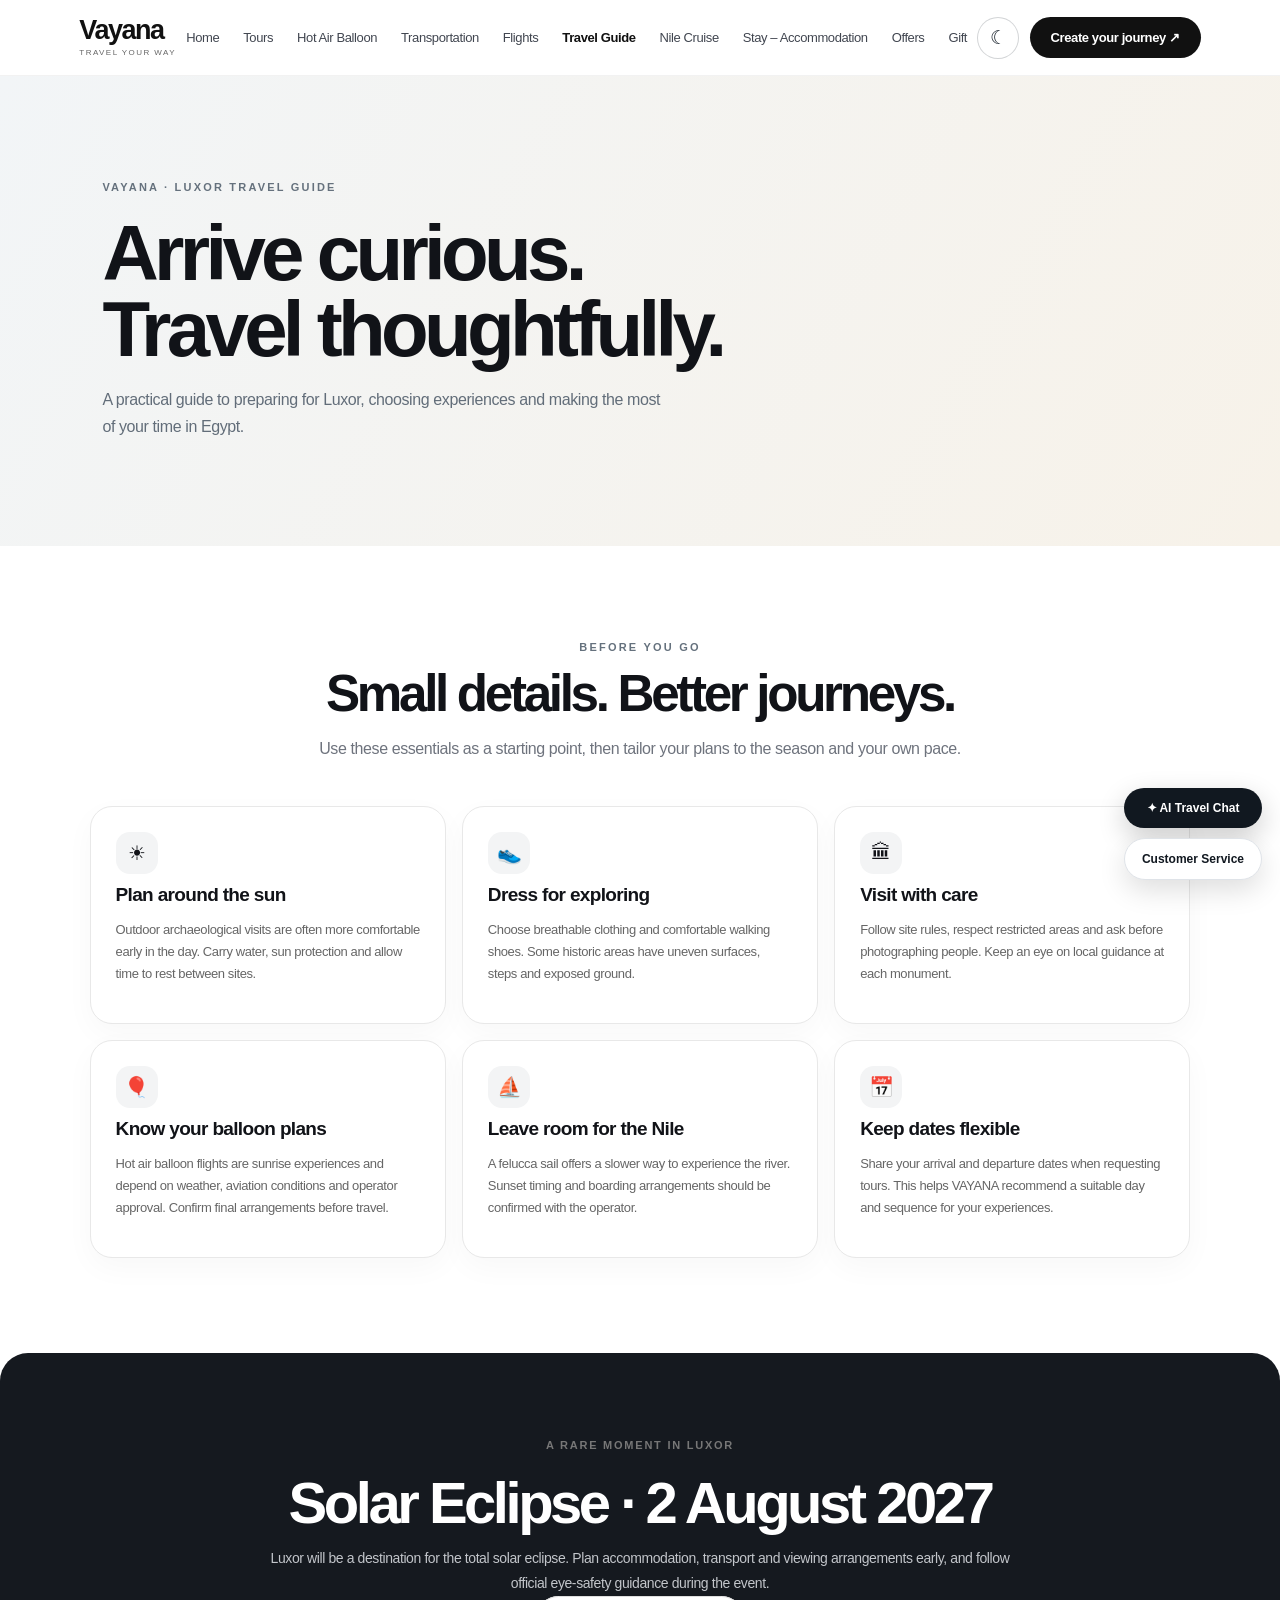
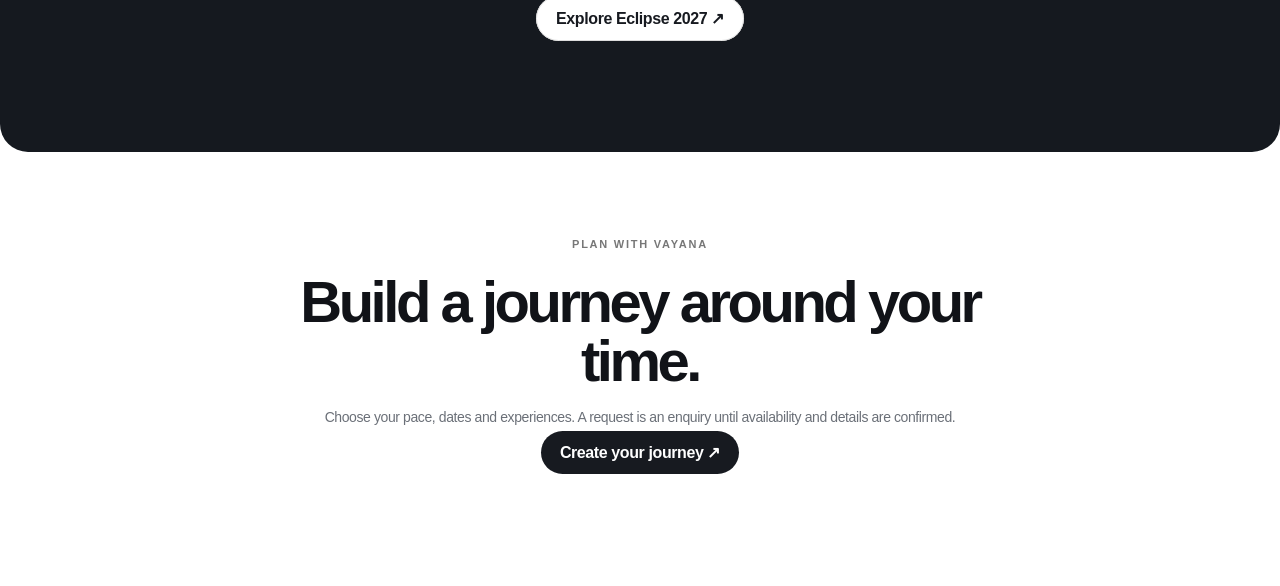
<file: travel-guide.html>
<!doctype html><html lang="en"><head>
<script>
try {
  const savedTheme = localStorage.getItem("vayana-theme");
  const deviceDark = window.matchMedia && window.matchMedia("(prefers-color-scheme: dark)").matches;
  document.documentElement.dataset.vayanaTheme =
    savedTheme === "light" || savedTheme === "dark" ? savedTheme : (deviceDark ? "dark" : "light");
} catch (_) {
  document.documentElement.dataset.vayanaTheme =
    window.matchMedia && window.matchMedia("(prefers-color-scheme: dark)").matches ? "dark" : "light";
}
</script><meta charset="utf-8"><meta name="viewport" content="width=device-width,initial-scale=1"><meta name="theme-color" content="#ffffff"><title>Travel Guide | Vayana — Travel Your Way</title><style>
:root{
  --ink:#111318; --muted:#6e737d; --line:#e7e8eb; --paper:#fff;
  --red:#e63946; --blue:#8ecdf5; --green:#8ccf9b; --pink:#f2a9c2;
  --navy:#14243a; --soft:#f5f7fa; --radius:24px;
}
*{box-sizing:border-box}
html{scroll-behavior:smooth;scroll-padding-top:112px}
body{margin:0;background:#fff;color:var(--ink);font-family:-apple-system,BlinkMacSystemFont,"SF Pro Display","Helvetica Neue",Arial,sans-serif;letter-spacing:-.025em}
a{color:inherit;text-decoration:none}
button,input,select,textarea{font:inherit}
.nav{height:76px;display:flex;align-items:center;justify-content:space-between;padding:0 6.2%;position:sticky;top:0;background:rgba(255,255,255,.86);backdrop-filter:blur(18px);z-index:10;border-bottom:1px solid rgba(0,0,0,.05)}
.brand{display:flex;align-items:center;gap:12px;font-size:25px;font-weight:700;letter-spacing:-.06em}
.mark{width:35px;height:35px;border-radius:12px;background:conic-gradient(from 210deg,var(--red),var(--pink),var(--blue),var(--green),var(--red));position:relative}
.mark:after{content:"";position:absolute;inset:7px;background:white;border-radius:8px;transform:rotate(45deg)}
.brand small{display:block;font-size:9px;letter-spacing:.16em;text-transform:uppercase;color:var(--muted);font-weight:600;margin-top:-2px}
.navlinks{display:flex;gap:24px;align-items:center;font-size:13px;color:#414650;white-space:nowrap}
.navlinks a:hover{color:#000}
.nav-cta,.btn{border:0;border-radius:999px;padding:13px 21px;background:#111;color:white;font-weight:600;font-size:13px;cursor:pointer;transition:.2s}
.nav-cta:hover,.btn:hover{transform:translateY(-2px);box-shadow:0 8px 24px #0002}
.menu{display:none;background:none;border:0;font-size:24px}
.hero{min-height:660px;padding:92px 7% 80px;position:relative;overflow:hidden;background:linear-gradient(115deg,#f7f9fc 0%,#f4f7fa 45%,#e7f2f8 100%);display:flex;align-items:center}
.hero:before{content:"";position:absolute;width:620px;height:620px;border-radius:50%;right:-80px;top:-110px;background:radial-gradient(circle at 35% 35%,#fff 0 10%,#d9eaf2 38%,#a9c6d4 62%,#8fa9b4 100%);opacity:.9}
.hero:after{content:"";position:absolute;width:500px;height:210px;right:2%;bottom:0;background:linear-gradient(160deg,transparent 30%,#d5e0df 30% 40%,#9aafa9 41% 100%);clip-path:polygon(0 75%,25% 45%,45% 66%,70% 10%,100% 55%,100% 100%,0 100%);opacity:.45}
.hero-copy{max-width:540px;position:relative;z-index:2;flex:0 1 48%}
.hero-balloon-gallery{position:relative;z-index:2;flex:1;min-width:360px;max-width:600px;height:470px;margin-left:auto}
.hero-balloon-photo{position:absolute;overflow:hidden;border-radius:28px;box-shadow:0 24px 60px #20384a30;border:7px solid #ffffffb8;background:#dce8ed}
.hero-balloon-photo img{display:block;width:100%;height:100%;object-fit:cover;transition:transform .8s ease}
.hero-balloon-photo:hover img{transform:scale(1.06)}
.hero-balloon-main{width:74%;height:78%;right:0;top:4%}
.hero-balloon-small{width:48%;height:43%;left:0;bottom:0}
.hero-balloon-caption{position:absolute;z-index:3;right:4%;bottom:2%;padding:13px 17px;background:#ffffffdf;backdrop-filter:blur(12px);border:1px solid #ffffff;border-radius:16px;font-size:12px;box-shadow:0 10px 30px #20384a18}
.hero-balloon-caption b{display:block;font-size:15px;margin-bottom:3px}
.eyebrow{font-size:11px;letter-spacing:.2em;text-transform:uppercase;color:#65717d;font-weight:700;margin-bottom:22px}
h1{font-size:clamp(52px,7vw,88px);line-height:.98;letter-spacing:-.075em;margin:0 0 24px;font-weight:700}
.hero p{font-size:19px;line-height:1.55;color:#5e6670;max-width:490px;margin:0 0 32px}
.hero-actions{display:flex;gap:13px;align-items:center}
.btn.secondary{background:#fff;color:#17191e;border:1px solid #dfe3e7}
.hero-note{margin-top:34px;font-size:12px;color:#7c838b}
.hero-note span{display:inline-block;width:7px;height:7px;background:var(--green);border-radius:50%;margin-right:8px}
.float-tag{position:absolute;z-index:3;right:12%;top:22%;padding:13px 17px;border:1px solid #ffffffaa;background:#ffffffb8;backdrop-filter:blur(12px);border-radius:18px;font-size:12px;box-shadow:0 12px 35px #32485b18}
.float-tag b{display:block;font-size:16px;margin-bottom:3px}
.section{padding:95px 7%}
.section-head{text-align:center;max-width:700px;margin:0 auto 44px}
.section-head .eyebrow{margin-bottom:14px}
h2{font-size:clamp(36px,4vw,54px);letter-spacing:-.065em;line-height:1.05;margin:0 0 15px}
.section-head p{color:var(--muted);font-size:16px;line-height:1.6;margin:0}
.features{display:grid;grid-template-columns:repeat(3,1fr);gap:18px;max-width:1160px;margin:auto}
.feature{border:1px solid var(--line);border-radius:22px;padding:27px;background:#fff;min-height:190px}
.icon{width:42px;height:42px;border-radius:14px;display:grid;place-items:center;font-size:20px;margin-bottom:23px}
.icon.red{background:#fff0f1;color:var(--red)}.icon.blue{background:#edf7ff;color:#3189c5}.icon.green{background:#eff9f0;color:#3e9c58}
.feature h3{font-size:18px;margin:0 0 8px;letter-spacing:-.04em}.feature p{margin:0;color:var(--muted);font-size:14px;line-height:1.55}
.customize{background:#f6f7f9;padding:100px 5%}
.form-shell{max-width:1080px;margin:auto;background:white;border:1px solid #e9eaed;border-radius:30px;padding:clamp(22px,4vw,48px);box-shadow:0 18px 60px #1b273510}
.form-title{text-align:center;margin-bottom:35px}
.form-title h2{font-size:42px}
.form-title p{color:var(--muted);margin:0}
.step{margin:32px 0}
.step-label{font-size:15px;font-weight:700;margin-bottom:14px;display:flex;align-items:center;gap:10px}
.step-number{width:25px;height:25px;border-radius:50%;display:grid;place-items:center;background:#111;color:#fff;font-size:11px}
.choice-grid{display:grid;grid-template-columns:repeat(3,1fr);gap:12px}
.choice{border:1px solid #dfe2e7;border-radius:17px;padding:18px 16px;text-align:left;cursor:pointer;background:#fff;min-height:91px;transition:.18s;position:relative}
.choice:hover{border-color:#a7b1bd;transform:translateY(-1px)}
.choice.active{border:1.5px solid #111;background:#fafbfc;box-shadow:0 0 0 3px #11110a}
.choice strong{display:block;font-size:14px;margin-bottom:5px}
.choice small{color:var(--muted);font-size:12px;line-height:1.4}
.choice .emoji{font-size:20px;display:block;margin-bottom:10px}
.choice.active:after{content:"✓";position:absolute;right:12px;top:11px;background:#111;color:white;width:20px;height:20px;border-radius:50%;font-size:12px;display:grid;place-items:center}
.budget .choice:nth-child(1){border-top:3px solid var(--red)}.budget .choice:nth-child(2){border-top:3px solid var(--blue)}.budget .choice:nth-child(3){border-top:3px solid var(--green)}
.field-row{display:grid;grid-template-columns:repeat(2,1fr);gap:14px}
.field label{display:block;font-size:12px;font-weight:650;margin:0 0 8px;color:#444b55}
.field input,.field select,.field textarea{width:100%;padding:14px 15px;border:1px solid #dfe2e7;border-radius:13px;background:#fff;outline:none;color:#17191e}
.field input:focus,.field select:focus,.field textarea:focus{border-color:#777;box-shadow:0 0 0 3px #11110c}
.extras{display:grid;grid-template-columns:repeat(3,1fr);gap:12px}
.extra{display:flex;align-items:center;justify-content:space-between;gap:10px;border:1px solid #e2e5e9;border-radius:16px;padding:15px}
.extra b{display:block;font-size:13px}.extra small{color:var(--muted);font-size:11px}
.switch{appearance:none;width:42px;height:25px;border-radius:99px;background:#d6d9de;position:relative;cursor:pointer;flex:none;transition:.2s}
.switch:checked{background:#111}
.switch:before{content:"";position:absolute;width:19px;height:19px;border-radius:50%;background:#fff;top:3px;left:3px;transition:.2s;box-shadow:0 1px 3px #0003}
.switch:checked:before{left:20px}
.note{font-size:12px;color:var(--muted);line-height:1.5;margin-top:10px}
.submit-row{display:flex;align-items:center;justify-content:space-between;gap:18px;margin-top:32px;padding-top:24px;border-top:1px solid var(--line)}
.submit-row p{font-size:12px;color:var(--muted);margin:0;max-width:450px;line-height:1.5}
.submit{background:#111;color:white;border:0;border-radius:999px;padding:16px 28px;font-weight:650;cursor:pointer;white-space:nowrap}
.submit:hover{background:#30343b}
.split{display:grid;grid-template-columns:1fr 1fr;gap:50px;align-items:center}
.split-art{min-height:390px;border-radius:28px;background:linear-gradient(145deg,#d9eaf0,#f7e7d8 55%,#c5d4c6);position:relative;overflow:hidden}
.split-art:before{content:"";position:absolute;width:330px;height:330px;border-radius:50%;background:#fff8;top:35px;left:50%;transform:translateX(-50%)}
.split-art:after{content:"LUXOR";position:absolute;bottom:24px;left:28px;color:#fff;font-weight:700;font-size:44px;letter-spacing:.18em;text-shadow:0 2px 15px #0004}
.split-copy p{color:var(--muted);line-height:1.7;font-size:16px}
.pills{display:flex;flex-wrap:wrap;gap:9px;margin-top:24px}.pill{padding:9px 13px;border:1px solid var(--line);border-radius:99px;font-size:12px;color:#4d5560}
.footer{padding:42px 7%;background:#11151b;color:white;display:flex;align-items:center;justify-content:space-between;gap:20px}
.footer p{color:#aeb4bd;font-size:12px;margin:6px 0 0}.footer-links{display:flex;gap:22px;color:#c9cdd3;font-size:12px}
.toast{position:fixed;bottom:24px;left:50%;transform:translate(-50%,20px);background:#15191f;color:white;padding:14px 20px;border-radius:14px;font-size:13px;opacity:0;pointer-events:none;transition:.25s;z-index:99999!important;max-width:90%;text-align:center}
.toast.show{opacity:1;transform:translate(-50%,0)}
.hidden{display:none!important}
@media(max-width:800px){
 .nav{padding:8px 4%;height:auto;min-height:66px;flex-wrap:wrap;gap:6px}.navlinks{display:flex!important;order:3;width:100%;gap:20px;overflow-x:auto;justify-content:flex-start;padding:7px 0 5px;scrollbar-width:none}.navlinks::-webkit-scrollbar{display:none}.nav-cta,.menu{display:none}
 .hero{min-height:610px;padding:75px 6% 65px;align-items:flex-start}.hero:before{width:430px;height:430px;right:-170px;top:220px}.float-tag{right:6%;top:auto;bottom:55px}
 .section{padding:72px 6%}.features{grid-template-columns:1fr}.feature{min-height:0}
 .customize{padding:70px 4%}.choice-grid{grid-template-columns:1fr}.choice{min-height:75px}
 .extras{grid-template-columns:1fr}.field-row{grid-template-columns:1fr}
 .submit-row{align-items:stretch;flex-direction:column}.submit{width:100%}
 .split{grid-template-columns:1fr}.split-art{min-height:280px}
 .footer{flex-direction:column;align-items:flex-start}.footer-links{flex-wrap:wrap}
}

/* Vayana experimental expansion */
.extra-section{padding:86px 7%;max-width:1440px;margin:auto}
.extra-head{max-width:760px;margin:0 auto 38px;text-align:center}
.extra-head .eyebrow{color:#777;font-size:11px;letter-spacing:.16em;text-transform:uppercase;font-weight:750}
.extra-head h2{font-size:clamp(34px,5vw,58px);letter-spacing:-.06em;line-height:1.02;margin:12px 0}
.extra-head p{color:#6b7078;line-height:1.75;font-size:14px}
.extra-grid{display:grid;grid-template-columns:repeat(3,1fr);gap:16px}
.extra-card{background:#fff;border:1px solid #e8e8e8;border-radius:22px;padding:25px;box-shadow:0 10px 30px #11111108}
.extra-card h3{font-size:19px;letter-spacing:-.035em;margin:10px 0}
.extra-card p,.extra-card li{font-size:13px;line-height:1.7;color:#666}
.extra-icon{width:42px;height:42px;border-radius:14px;display:grid;place-items:center;background:#f3f4f5;font-size:20px}
.extra-dark{background:#15191f;color:#fff;border-radius:28px}
.extra-dark .extra-head p,.extra-dark .extra-card p{color:#c2c5ca}
.extra-dark .extra-card{background:#20252d;border-color:#353b45}
.builder-layout,.estimator-layout,.tracker-layout{display:grid;grid-template-columns:1fr 1fr;gap:22px;align-items:start}
.builder-panel,.builder-summary,.estimator-panel,.estimator-result,.tracker-panel{background:#fff;border:1px solid #e8e8e8;border-radius:22px;padding:25px}
.builder-options{display:flex;flex-wrap:wrap;gap:9px;margin:14px 0}
.builder-chip{border:1px solid #ddd;background:white;padding:10px 13px;border-radius:99px;font-size:12px;cursor:pointer}
.builder-chip.active{background:#171a20;color:#fff;border-color:#171a20}
.builder-summary{background:#f7f7f5;position:sticky;top:90px}
.builder-summary ol{padding-left:20px;color:#555;font-size:13px;line-height:1.9}
.extra-field{display:grid;gap:7px;margin:13px 0}
.extra-field label{font-size:12px;font-weight:700}
.extra-field select,.extra-field input{width:100%;padding:12px;border:1px solid #ddd;border-radius:11px;background:white}
.extra-button{border:0;background:#171a20;color:#fff;padding:13px 19px;border-radius:99px;font-weight:700;cursor:pointer}
.extra-button.light{background:#fff;color:#171a20;border:1px solid #ddd}
.extra-note{font-size:11px;color:#777;line-height:1.6;margin-top:12px}
.comparison{width:100%;border-collapse:collapse;background:white;border-radius:18px;overflow:hidden}
.comparison th,.comparison td{padding:16px;text-align:left;border-bottom:1px solid #eee;font-size:13px}
.comparison th{background:#f5f5f3}
.gift-grid,.journal-grid,.moments-grid{display:grid;grid-template-columns:repeat(3,1fr);gap:16px}
.gift-card,.journal-card,.moment-card{border-radius:22px;overflow:hidden;background:white;border:1px solid #e8e8e8}
.gift-card img,.journal-card img,.moment-card img{width:100%;height:190px;object-fit:cover;display:block}
.gift-card div,.journal-card div,.moment-card div{padding:20px}
.gift-card h3,.journal-card h3,.moment-card h3{margin:0 0 7px;font-size:18px}
.gift-card p,.journal-card p,.moment-card p{font-size:12px;color:#666;line-height:1.65}
.guide-placeholder{border:1px dashed #bbb;border-radius:18px;padding:24px;text-align:center;background:#fafafa}
.review-placeholder{padding:28px;border-radius:20px;background:#f6f6f4;text-align:center}
.lang-switch{display:flex;gap:8px;justify-content:center;margin-top:18px}
.lang-switch button{border:1px solid #ddd;background:#fff;border-radius:99px;padding:8px 14px;cursor:pointer}
.lang-switch button.active{background:#171a20;color:white}
.status-steps{display:grid;grid-template-columns:repeat(4,1fr);gap:8px;margin-top:20px}
.status-step{border:1px solid #ddd;border-radius:13px;padding:12px;text-align:center;font-size:11px;color:#777}
.status-step.active{background:#eaf5ed;border-color:#8ccf9b;color:#245c34;font-weight:750}
.whatsapp-float{position:fixed;right:22px;bottom:22px;z-index:50;background:#1f9d59;color:white;text-decoration:none;padding:14px 18px;border-radius:99px;font-size:13px;font-weight:750;box-shadow:0 8px 28px #0003}
@media(max-width:850px){.extra-section{padding:68px 5%}.extra-grid,.gift-grid,.journal-grid,.moments-grid{grid-template-columns:1fr}.builder-layout,.estimator-layout,.tracker-layout{grid-template-columns:1fr}.builder-summary{position:static}.status-steps{grid-template-columns:1fr 1fr}.comparison th,.comparison td{padding:10px 8px;font-size:11px}}

</style><style>
/* Experimental Home additions — isolated from the original sections */
.balloon-experience{padding:105px 7%;display:grid;grid-template-columns:.82fr 1.18fr;gap:6%;align-items:center;background:#f7f9fb;overflow:hidden}
.balloon-experience-head{max-width:440px}.balloon-experience-head .eyebrow{color:#71808d}.balloon-experience-head h2{font-size:clamp(40px,5vw,65px);line-height:1.02;letter-spacing:-.07em;margin:0 0 20px}.balloon-experience-head h2 span{color:#7faec8}.balloon-experience-head p{font-size:16px;line-height:1.7;color:#68727d;margin:0 0 27px}
.balloon-mosaic{height:510px;position:relative;min-width:0}.balloon-shot{position:absolute;margin:0;overflow:hidden;border-radius:25px;background:#dce7ed;box-shadow:0 22px 55px #1c34451c;border:6px solid #fff}.balloon-shot img{width:100%;height:100%;display:block;object-fit:cover;transition:transform 1s cubic-bezier(.2,.7,.2,1)}.balloon-shot:hover img{transform:scale(1.06)}.balloon-shot figcaption{position:absolute;left:14px;bottom:14px;padding:10px 13px;border-radius:12px;background:#ffffffdf;backdrop-filter:blur(10px);font-size:11px;font-weight:650;color:#202832}.balloon-shot-large{left:0;top:5%;width:59%;height:83%}.balloon-shot-top{right:0;top:0;width:43%;height:47%}.balloon-shot-bottom{right:0;bottom:0;width:43%;height:47%}
.luxor-panorama{min-height:490px;position:relative;display:flex;align-items:center;padding:80px 8%;overflow:hidden;background:#101820;color:white}.panorama-image{position:absolute;inset:0;background:linear-gradient(90deg,#101820f2 0%,#101820c9 44%,#10182030 100%),url('./cruise-ship-aerial-01.jpg') center/cover;transform:scale(1.01)}.panorama-copy{position:relative;z-index:1;max-width:520px}.panorama-copy .eyebrow{color:#9dc9e8}.panorama-copy h2{font-size:clamp(42px,5.5vw,68px);line-height:1.02;margin-bottom:18px}.panorama-copy p{max-width:440px;color:#d1d8df;line-height:1.7;margin:0 0 26px}.panorama-stamp{position:absolute;right:7%;bottom:34px;font-size:12px;letter-spacing:.28em;color:#fff;font-weight:700}.panorama-stamp span{display:block;font-size:9px;letter-spacing:.4em;color:#c4d4df;margin-top:5px}
@media(max-width:800px){.balloon-experience{grid-template-columns:1fr;padding:76px 6%;gap:28px}.balloon-mosaic{height:390px}.balloon-shot-large{height:82%;width:61%}.balloon-shot-top,.balloon-shot-bottom{width:43%;height:46%}.luxor-panorama{min-height:460px;padding:70px 7%}.panorama-image{background-position:58% center}.panorama-stamp{right:7%;bottom:22px}}
@media(prefers-reduced-motion:reduce){.balloon-shot img{transition:none}}
</style><style>
/* Vayana Transportation, realistic map and chat interface */
.transportation-page{padding:88px 6%;background:linear-gradient(135deg,#f5f7fa,#eef3f7);display:grid;grid-template-columns:.85fr 1.15fr;gap:42px;align-items:start}
.transportation-hero{position:sticky;top:125px;padding:35px 10px}
.transportation-hero h2{font-size:clamp(42px,5vw,66px);line-height:1.02}
.transportation-hero p{color:var(--muted);font-size:16px;line-height:1.8;max-width:460px}
.transport-tags{display:flex;flex-wrap:wrap;gap:9px;margin-top:28px}.transport-tags span{padding:9px 13px;border:1px solid #dce2e8;border-radius:99px;background:#ffffffa8;font-size:11px}
.transport-form-shell{background:#fff;border:1px solid #e3e7eb;border-radius:26px;padding:clamp(22px,4vw,38px);box-shadow:0 20px 55px #17212b10}
.transport-form-heading h3{font-size:27px;margin:0 0 7px;letter-spacing:-.05em}.transport-form-heading p{color:var(--muted);font-size:13px;margin:0 0 25px}
.transport-fields{margin-top:17px;padding:18px;background:#f8f9fb;border:1px solid #edf0f3;border-radius:17px}
.transport-subfields{margin-top:15px;padding-top:15px;border-top:1px solid #e4e8ed}.transport-subfields h4{margin:0 0 13px;font-size:14px}
.transport-contact{margin-top:18px}.transport-hint,.transport-disclaimer{font-size:11px;line-height:1.65;color:#7c8590}.sunset-note{display:flex;gap:13px;align-items:center;background:#fff7eb;border:1px solid #f4e1c2;padding:16px;border-radius:14px;margin-top:14px}.sunset-note>span{font-size:24px;color:#c98a37}.sunset-note b,.sunset-note small{display:block}.sunset-note small{font-size:11px;color:#7e7567;margin-top:4px;line-height:1.5}.transport-disclaimer{margin:13px 0 0}
.chat-launchers{position:fixed;right:18px;bottom:20px;z-index:60;display:flex;flex-direction:column;gap:10px}
.chat-launcher{border:0;border-radius:99px;padding:13px 17px;background:#111820;color:#fff;box-shadow:0 10px 28px #0003;font-size:12px;font-weight:700;cursor:pointer}
.chat-launcher.service{background:#fff;color:#111820;border:1px solid #dfe3e8}
.chat-panel{position:fixed;right:18px;bottom:145px;width:min(360px,calc(100vw - 30px));background:#fff;border:1px solid #e3e7eb;border-radius:20px;box-shadow:0 20px 60px #0003;z-index:61;overflow:hidden}
.chat-panel[hidden]{display:none}.chat-head{padding:15px 17px;background:#111820;color:#fff;display:flex;justify-content:space-between;align-items:center}.chat-head small{display:block;color:#c3ccd4;font-size:10px;margin-top:3px}.chat-close{background:none;border:0;color:#fff;font-size:22px;cursor:pointer}
.chat-messages{padding:15px;max-height:250px;overflow:auto;background:#f7f8fa}.chat-bubble{background:#fff;border:1px solid #e7eaee;border-radius:13px;padding:10px 12px;font-size:12px;line-height:1.55;margin:0 0 9px;max-width:92%}.chat-bubble.user{margin-left:auto;background:#eaf4fb}.chat-compose{display:flex;gap:8px;padding:12px}.chat-compose input{min-width:0;flex:1;border:1px solid #dfe3e8;border-radius:99px;padding:11px 13px;font-size:12px}.chat-compose button,.chat-action{border:0;border-radius:99px;background:#111820;color:#fff;padding:10px 13px;font-size:11px;font-weight:700;cursor:pointer}
.service-chat-body{padding:16px}.service-chat-body p{font-size:12px;line-height:1.6;color:#626b75}.service-chat-body label{display:block;font-size:11px;font-weight:700;margin:12px 0 6px}.service-chat-body input,.service-chat-body textarea,.service-chat-body select{width:100%;border:1px solid #dfe3e8;border-radius:10px;padding:10px;font:inherit;font-size:12px}
.service-price{background:#f5f7fa;border-radius:12px;padding:12px;font-size:12px;line-height:1.6;margin:12px 0}
@media(max-width:850px){.transportation-page{grid-template-columns:1fr;gap:10px;padding:65px 5%}.transportation-hero{position:static;padding:10px 0 20px}}
.chat-launchers{right:10px;bottom:12px}.chat-launcher{padding:11px 13px;font-size:11px}.chat-panel{right:10px;bottom:130px}}
</style><style>
.mark.bag-mark{border-radius:0;background:none;position:relative;width:36px;height:36px;animation:bagHue 20s linear infinite}
.mark.bag-mark:before{content:"";position:absolute;left:3px;right:3px;top:11px;bottom:2px;border:3px solid var(--bag-color,#e63946);border-radius:7px 7px 9px 9px;background:transparent}
.mark.bag-mark:after{content:"";position:absolute;left:12px;top:3px;width:10px;height:10px;border:3px solid var(--bag-color,#e63946);border-bottom:0;border-radius:7px 7px 0 0;background:transparent;transform:none;inset:auto}
@keyframes bagHue{0%,19%{--bag-color:#e63946}20%,39%{--bag-color:#8ecdf5}40%,59%{--bag-color:#8ccf9b}60%,79%{--bag-color:#f2a9c2}80%,100%{--bag-color:#e63946}}
.wizard-tabs{display:flex;justify-content:center;gap:10px;margin:0 auto 30px;flex-wrap:wrap}.wiz-tab{border:1px solid #dfe2e7;background:#fff;border-radius:99px;padding:12px 20px;font-size:13px;font-weight:650;cursor:pointer}.wiz-tab.active{background:#111;color:#fff;border-color:#111}.wiz-panel{display:none}.wiz-panel.active{display:block}.hotel-grid .choice{min-height:90px}
.comfort-grid .choice:nth-child(1){border-top:3px solid var(--red)}.comfort-grid .choice:nth-child(2){border-top:3px solid var(--blue)}.comfort-grid .choice:nth-child(3){border-top:3px solid var(--green)}
.optional-grid{display:grid;grid-template-columns:repeat(2,minmax(0,1fr));gap:12px}.optional-card{display:flex;align-items:center;justify-content:space-between;gap:14px;border:1px solid #e2e5e9;border-radius:16px;padding:16px}.optional-card b{display:block;font-size:13px}.optional-card small{display:block;color:var(--muted);font-size:11px;margin-top:4px}
.ios-switch{position:relative;display:inline-block;width:48px;height:28px;flex:none}.ios-switch input{opacity:0;width:0;height:0}.ios-switch span{position:absolute;inset:0;background:#d5d8dd;border-radius:99px;transition:.25s;cursor:pointer}.ios-switch span:before{content:"";position:absolute;width:22px;height:22px;left:3px;top:3px;background:white;border-radius:50%;box-shadow:0 1px 4px #0003;transition:.25s}.ios-switch input:checked+span{background:#111}.ios-switch input:checked+span:before{transform:translateX(20px)}
.package-intro{text-align:center;margin:20px 0 28px}.package-intro h2{font-size:38px}.package-intro p,.package-note{color:var(--muted);line-height:1.6}
.package-cards{display:grid;grid-template-columns:repeat(2,minmax(0,1fr));gap:18px}.package-card{border:1px solid #e2e5e9;border-radius:22px;overflow:hidden;background:#fff}.package-card h3{margin:0;font-size:21px}.package-card .pc-body{padding:20px}.package-card p{color:var(--muted);font-size:13px;line-height:1.6}.package-card .gallery{display:grid;grid-template-columns:repeat(3,1fr);gap:3px;height:160px}.package-card .gallery img{width:100%;height:100%;object-fit:cover}.package-card .pc-meta{font-size:11px;letter-spacing:.08em;text-transform:uppercase;color:#777;margin-bottom:8px}.package-card button{background:#111;color:white;border:0;border-radius:99px;padding:12px 18px;font-weight:600;cursor:pointer}
.itinerary{border-top:1px solid #eee;margin-top:16px;padding-top:15px}.stop-row{display:flex;align-items:center;gap:8px;margin:8px 0;font-size:13px}.stop-row select{flex:1;min-width:0;padding:9px;border:1px solid #ddd;border-radius:10px}.stop-row .remove{border:0;background:#f4f4f4;border-radius:8px;padding:8px;cursor:pointer}.replace-wrap{background:#f7f8fa;border-radius:14px;padding:12px;margin-top:12px}.replace-wrap label{font-size:12px;font-weight:700}.replace-wrap select{width:100%;margin-top:7px;padding:10px;border:1px solid #ddd;border-radius:10px}
.place-detail{margin:18px 0;padding-bottom:15px;border-bottom:1px solid #eee}.place-detail h4{margin:0 0 10px;font-size:16px}.stop-gallery{height:125px!important;border-radius:12px;overflow:hidden}.package-note{font-size:12px;margin:22px 0 0;padding:16px;background:#f7f8fa;border-radius:14px}
@media(max-width:760px){.package-cards{grid-template-columns:1fr}.optional-grid{grid-template-columns:1fr}.package-card .gallery{height:140px}.wizard-tabs{gap:6px}.wiz-tab{padding:10px 13px;font-size:12px}}
</style><style>

/* Apple-inspired motion: calm reveals, cinematic image drift and soft color accents */
.hero{isolation:isolate;}
.hero:before{animation:heroOrb 14s ease-in-out infinite alternate;transform-origin:center;}
.hero:after{animation:landscapeFloat 18s ease-in-out infinite alternate;}
.hero-copy>*{animation:heroEnter .85s both;}
.hero-copy .eyebrow{animation-delay:.08s}.hero-copy h1{animation-delay:.18s}.hero-copy p{animation-delay:.3s}.hero-copy .hero-actions{animation-delay:.42s}.hero-copy .hero-note{animation-delay:.54s}
.float-tag{animation:tagFloat 6s ease-in-out infinite;}
.temple-tile{position:relative;isolation:isolate;opacity:0;transform:translateY(26px) scale(.985);transition:transform .65s cubic-bezier(.2,.7,.2,1),filter .4s,opacity .7s;}
.temple-tile.is-visible{opacity:1;transform:translateY(0) scale(1)}
.temple-tile:before{content:"";position:absolute;inset:0;background:var(--tile) center/cover;z-index:-2;transition:transform 1.2s cubic-bezier(.2,.7,.2,1);}
.temple-tile:hover:before{transform:scale(1.08)}
.temple-tile:after{content:"";position:absolute;inset:0;background:linear-gradient(135deg,#e6394620,#8ecdf520,#8ccf9b18);opacity:.55;pointer-events:none;z-index:-1}
.temple-heading,.feature,.split-copy,.form-title,.package-intro{opacity:0;transform:translateY(22px);transition:opacity .75s ease,transform .75s cubic-bezier(.2,.7,.2,1)}
.temple-heading.is-visible,.feature.is-visible,.split-copy.is-visible,.form-title.is-visible,.package-intro.is-visible{opacity:1;transform:translateY(0)}
.feature{transition-delay:var(--reveal-delay,0s)}
.balloon-experience-head,.balloon-shot,.panorama-copy{opacity:0;transform:translateY(22px);transition:opacity .8s ease,transform .8s cubic-bezier(.2,.7,.2,1)}
.balloon-experience-head.is-visible,.balloon-shot.is-visible,.panorama-copy.is-visible{opacity:1;transform:translateY(0)}
@keyframes heroEnter{from{opacity:0;transform:translateY(22px)}to{opacity:1;transform:translateY(0)}}
@keyframes heroOrb{from{transform:translate3d(0,0,0) scale(1)}to{transform:translate3d(-28px,24px,0) scale(1.06)}}
@keyframes landscapeFloat{from{transform:translateX(0)}to{transform:translateX(-22px)}}
@keyframes tagFloat{0%,100%{transform:translateY(0)}50%{transform:translateY(-9px)}}
@media(prefers-reduced-motion:reduce){*,*:before,*:after{animation:none!important;transition:none!important;scroll-behavior:auto!important}.temple-tile,.temple-heading,.feature,.split-copy,.form-title,.package-intro,.balloon-experience-head,.balloon-shot,.panorama-copy{opacity:1;transform:none}}

.temple-showcase{padding:100px 6%;background:#101820;color:white}.temple-heading{text-align:center;max-width:760px;margin:0 auto 42px}.temple-heading .eyebrow{color:#9dc9e8}.temple-heading h2{font-size:clamp(40px,6vw,68px);line-height:1.02}.temple-heading h2 span{color:#8ecdf5}.temple-heading p{color:#c3cbd3;line-height:1.6}.temple-grid{max-width:1250px;margin:auto;display:grid;grid-template-columns:1.4fr 1fr 1fr;grid-auto-rows:230px;gap:14px}.temple-tile{border:0;border-radius:22px;overflow:hidden;text-align:left;color:white;padding:22px;display:flex;flex-direction:column;justify-content:flex-end;align-items:flex-start;background-image:linear-gradient(0deg,#07111bdc,transparent 75%),var(--tile);background-position:center;background-size:cover;cursor:pointer;transition:.3s}.temple-tile:hover{transform:translateY(-4px);filter:saturate(1.12)}.temple-tile span{font-size:25px;font-weight:700;letter-spacing:-.04em}.temple-tile small{font-size:12px;margin-top:5px;color:#eef4f8}.temple-wide{grid-row:span 2}.temple-modal{display:none;position:fixed;inset:0;background:#07111bd9;z-index:50;padding:20px;align-items:center;justify-content:center}.temple-modal.open{display:flex}.temple-modal-card{max-width:760px;width:100%;max-height:90vh;overflow:auto;background:white;color:#15191e;border-radius:24px;padding:30px;position:relative}.temple-modal-card h2{font-size:36px}.temple-modal-card p{line-height:1.7;color:#606975}.temple-modal-card img{width:100%;height:270px;object-fit:cover;border-radius:16px;margin:12px 0}.modal-close{position:absolute;right:15px;top:12px;border:0;background:#f0f2f4;border-radius:50%;width:36px;height:36px;font-size:24px;cursor:pointer}.balloon-only{display:flex;align-items:center;justify-content:space-between;gap:20px;padding:22px;margin:20px 0 28px;border-radius:20px;background:linear-gradient(110deg,#fff0f2,#edf7ff,#eff9f0);border:1px solid #e8e9eb}.balloon-only h3{font-size:21px;margin:0 0 6px}.balloon-only p{margin:0;color:#626b75;font-size:13px}.balloon-only button,.package-request{background:#111;color:white;border:0;border-radius:99px;padding:14px 20px;font-weight:650;cursor:pointer;white-space:nowrap}.package-booking{margin-top:18px;padding:16px;background:#f7f8fa;border-radius:16px}.package-booking h4{margin:0 0 12px}.package-booking .field-row{margin-top:10px}.package-booking textarea{min-height:80px}.fixed-shared{background:#fff8ed;border:1px solid #f0dfc5;border-radius:12px;padding:12px;font-size:12px;color:#70532d;margin:12px 0}.package-request{margin-top:14px;width:100%}
@media(max-width:760px){.hero{min-height:unset;display:block;padding:70px 6% 48px}.hero-copy{max-width:100%}.hero-balloon-gallery{min-width:0;width:100%;height:340px;margin:38px 0 0}.hero-balloon-main{width:76%;height:78%}.hero-balloon-small{width:48%;height:43%}.hero-balloon-caption{right:1%;bottom:-2%}.float-tag{position:relative;right:auto;top:auto;bottom:auto;display:inline-block;margin:18px 0 0}.temple-showcase{padding:72px 5%}.temple-grid{grid-template-columns:1fr 1fr;grid-auto-rows:190px}.temple-wide{grid-row:auto;grid-column:span 2}.balloon-only{align-items:stretch;flex-direction:column}.balloon-only button{width:100%}.temple-modal-card{padding:22px}}
</style><style>.standalone-hero{padding:105px 8% 90px;background:linear-gradient(120deg,#edf4f8,#f8f7f4);}.standalone-hero h1{font-size:clamp(44px,7vw,78px);line-height:.98;letter-spacing:-.06em;margin:18px 0}.standalone-hero p{max-width:560px;color:#626d79;line-height:1.7}.standalone-form-section{padding:70px 5%;background:#f7f8fa}.standalone-form{max-width:850px;margin:auto;padding:clamp(24px,4vw,48px);border:1px solid #e5e9ed;border-radius:28px;background:white;box-shadow:0 20px 60px #18232e0d}.standalone-form h2{font-size:38px;margin:6px 0 28px}.form-footnote{font-size:12px;color:#7a838d;margin-top:16px}.site-nav .navlinks a.active{font-weight:800;color:#111}.site-nav .menu{display:none}@media(max-width:900px){.site-nav .navlinks{display:none}.site-nav.nav-open .navlinks{display:flex;position:absolute;top:76px;left:16px;right:16px;z-index:100;flex-direction:column;padding:18px;background:white;border:1px solid #e6e9ed;border-radius:18px}.site-nav .menu{display:block}}@media(max-width:650px){.nav-cta{display:none!important}}
.mark.bag-mark{animation:none!important;--bag-color:#111!important}.mark.bag-mark:before,.mark.bag-mark:after{border-color:#111!important}</style><meta name="description" content="Prepare for Luxor with the VAYANA travel guide: practical advice for temples, hot air balloons, felucca sailing and the 2027 solar eclipse."><link rel="canonical" href="https://vayana-travel.firebaseapp.com/travel-guide.html"><meta property="og:type" content="website"><meta property="og:title" content="Travel Guide | Vayana — Travel Your Way"><meta property="og:description" content="Prepare for Luxor with the VAYANA travel guide: practical advice for temples, hot air balloons, felucca sailing and the 2027 solar eclipse."><meta property="og:url" content="https://vayana-travel.firebaseapp.com/travel-guide.html"><meta name="twitter:card" content="summary_large_image">
<style id="vayana-approved-wordmark">
.brand-lockup{display:flex;flex-direction:column;align-items:flex-start;line-height:1}
.brand-wordmark{display:inline-flex;align-items:center;gap:0;font-size:1em;font-weight:800;letter-spacing:-.075em;line-height:.95;white-space:nowrap}
.brand-v,.brand-rest{background:linear-gradient(100deg,#e63946 0%,#f2a9c2 34%,#8ecdf5 68%,#8ccf9b 100%);-webkit-background-clip:text;background-clip:text;color:transparent}
.brand-tree{display:inline-block;position:relative;width:.72em;height:1.08em;margin:0 .015em;flex:none;top:.12em}
.brand-tree i{position:absolute;inset:0 0 .15em;background:linear-gradient(145deg,#70bd83 0%,#25834e 58%,#12633d 100%);clip-path:polygon(50% 0,61% 24%,55% 24%,75% 49%,66% 49%,91% 78%,61% 78%,76% 100%,24% 100%,39% 78%,9% 78%,34% 49%,25% 49%,45% 24%,39% 24%);filter:drop-shadow(0 1px 1px #17452a55)}
.brand-tree i:before{content:"";position:absolute;left:39%;top:0;width:22%;height:12%;background:#fff;border-radius:50%}
.brand-tree b{position:absolute;bottom:0;left:43%;width:14%;height:.17em;background:#9a704b;border-radius:1px}
.brand-lockup>small{display:block;font-size:9px;letter-spacing:.16em;text-transform:uppercase;color:var(--muted);font-weight:600;margin-top:4px}
.footer .brand-lockup>small{color:#aeb4bd}
.mark.bag-mark{display:none!important}
</style><style id="vayana-approved-winter-wordmark">
.brand-wordmark{letter-spacing:-.075em}
.brand-v{color:#f08ab5}
.brand-y-gift{display:inline-block;position:relative;background:linear-gradient(180deg,#9dd9ff 0%,#62b5ed 100%);-webkit-background-clip:text;background-clip:text;color:transparent;padding:0 .025em}
.brand-y-gift:after{content:"";position:absolute;left:48%;top:9%;height:82%;width:13%;background:linear-gradient(90deg,#e43d4b,#ff7881);transform:rotate(39deg);border-radius:3px;box-shadow:0 0 0 1px #fff5}
.brand-y-gift:before{content:"";position:absolute;z-index:2;left:38%;top:-3%;width:30%;height:15%;background:radial-gradient(ellipse at 30% 50%,#ed5362 0 38%,transparent 42%),radial-gradient(ellipse at 70% 50%,#f47c86 0 38%,transparent 42%);transform:rotate(12deg);filter:drop-shadow(0 1px 1px #8b263355)}
.brand-tree i{background:linear-gradient(145deg,#7acb91 0%,#25834e 58%,#12633d 100%)}
.brand-tree i:after{content:"";position:absolute;left:8%;top:17%;width:84%;height:10%;border-radius:50%;border-top:3px solid #fff;transform:rotate(-8deg);opacity:.95;box-shadow:0 12px 0 -1px #fff,0 26px 0 -1px #fff}
.brand-tree b{z-index:2}
</style><style id="vayana-text-only-wordmark">
.brand{display:flex!important;align-items:center!important;gap:0!important;color:#111!important}
.brand .mark,.brand .bag-mark{display:none!important}
.brand .vayana-word-only{display:block!important;color:#111!important;font-family:inherit!important;font-size:27px!important;font-weight:800!important;letter-spacing:-.055em!important;line-height:1!important}
.brand .vayana-word-only small{display:block!important;color:#666!important;font-size:8px!important;font-weight:500!important;letter-spacing:.18em!important;line-height:1.4!important;margin-top:3px!important}
@media(max-width:700px){.brand .vayana-word-only{font-size:24px!important}}
</style><style id="home-chat-style-match">
/* Match the Home chat controls and panels without changing chat behavior. */
.chat-launchers{position:fixed!important;right:18px!important;bottom:20px!important;z-index:60!important;display:flex!important;flex-direction:column!important;gap:10px!important}
.chat-launcher{border:0!important;border-radius:99px!important;padding:13px 17px!important;background:#111820!important;color:#fff!important;box-shadow:0 10px 28px #0003!important;font-size:12px!important;font-weight:700!important;cursor:pointer!important}
.chat-launcher.service{background:#fff!important;color:#111820!important;border:1px solid #dfe3e8!important}
.chat-panel{position:fixed!important;right:18px!important;bottom:145px!important;width:min(360px,calc(100vw - 30px))!important;background:#fff!important;border:1px solid #e3e7eb!important;border-radius:20px!important;box-shadow:0 20px 60px #0003!important;z-index:61!important;overflow:hidden!important}
.chat-panel[hidden]{display:none!important}
.chat-head{padding:15px 17px!important;background:#111820!important;color:#fff!important;display:flex!important;justify-content:space-between!important;align-items:center!important}
.chat-head b,.chat-head small,.chat-close{color:#fff!important}
.chat-head small{display:block!important;color:#c3ccd4!important;font-size:10px!important;margin-top:3px!important}
.chat-close{background:none!important;border:0!important;color:#fff!important;font-size:22px!important;cursor:pointer!important}
.chat-messages{padding:15px!important;max-height:250px!important;overflow:auto!important;background:#f7f8fa!important}
.chat-bubble{background:#fff!important;border:1px solid #e7eaee!important;border-radius:13px!important;padding:10px 12px!important;font-size:12px!important;line-height:1.55!important;margin:0 0 9px!important;max-width:92%!important;color:#111820!important}
.chat-bubble.user{margin-left:auto!important;background:#eaf4fb!important}
.chat-compose{display:flex!important;gap:8px!important;padding:12px!important;background:#fff!important}
.chat-compose input{min-width:0!important;flex:1!important;background:#fff!important;color:#111820!important;border:1px solid #dfe3e8!important;border-radius:99px!important;padding:11px 13px!important;font-size:12px!important}
.chat-compose button,.chat-action{border:0!important;border-radius:99px!important;background:#111820!important;color:#fff!important;padding:10px 13px!important;font-size:11px!important;font-weight:700!important;cursor:pointer!important}
.service-chat-body{padding:16px!important;background:#fff!important;color:#111820!important}
.service-chat-body p{font-size:12px!important;line-height:1.6!important;color:#626b75!important}
.service-chat-body label{display:block!important;font-size:11px!important;font-weight:700!important;margin:12px 0 6px!important;color:#111820!important}
.service-chat-body input,.service-chat-body textarea,.service-chat-body select{width:100%!important;background:#fff!important;color:#111820!important;border:1px solid #dfe3e8!important;border-radius:10px!important;padding:10px!important;font:inherit!important;font-size:12px!important}
.service-price{background:#f5f7fa!important;color:#111820!important;border-radius:12px!important;padding:12px!important;font-size:12px!important;line-height:1.6!important;margin:12px 0!important}
@media(max-width:650px){.chat-launchers{right:10px!important;bottom:12px!important}.chat-launcher{padding:11px 13px!important;font-size:11px!important}.chat-panel{right:10px!important;bottom:130px!important}}
</style>

<style id="home-identical-chat-window">
/* Match the Home page chat windows exactly; force opaque surfaces on every page. */
.chat-panel{
 position:fixed!important;right:18px!important;bottom:145px!important;
 width:min(360px,calc(100vw - 30px))!important;
 background:#fff!important;background-color:#fff!important;
 border:1px solid #e3e7eb!important;border-radius:20px!important;
 box-shadow:0 20px 60px #0003!important;z-index:61!important;overflow:hidden!important;
 opacity:1!important;backdrop-filter:none!important;-webkit-backdrop-filter:none!important;
}
.chat-panel[hidden]{display:none!important}
.chat-head{
 padding:15px 17px!important;background:#111820!important;background-color:#111820!important;
 color:#fff!important;display:flex!important;justify-content:space-between!important;align-items:center!important;
 opacity:1!important;
}
.chat-head b,.chat-head small,.chat-close{color:#fff!important}
.chat-head small{display:block!important;color:#c3ccd4!important;font-size:10px!important;margin-top:3px!important}
.chat-close{background:none!important;border:0!important;color:#fff!important;font-size:22px!important;cursor:pointer!important}
.chat-messages{
 padding:15px!important;max-height:250px!important;overflow:auto!important;
 background:#f7f8fa!important;background-color:#f7f8fa!important;opacity:1!important;
}
.chat-bubble{
 background:#fff!important;background-color:#fff!important;border:1px solid #e7eaee!important;
 border-radius:13px!important;padding:10px 12px!important;font-size:12px!important;
 line-height:1.55!important;margin:0 0 9px!important;max-width:92%!important;color:#111820!important;
}
.chat-bubble.user{margin-left:auto!important;background:#eaf4fb!important;background-color:#eaf4fb!important}
.chat-compose{
 display:flex!important;gap:8px!important;padding:12px!important;
 background:#fff!important;background-color:#fff!important;opacity:1!important;
}
.chat-compose input{
 min-width:0!important;flex:1!important;background:#fff!important;background-color:#fff!important;
 color:#111820!important;border:1px solid #dfe3e8!important;border-radius:99px!important;
 padding:11px 13px!important;font-size:12px!important;opacity:1!important;
}
.chat-compose button,.chat-action{
 border:0!important;border-radius:99px!important;background:#111820!important;background-color:#111820!important;
 color:#fff!important;padding:10px 13px!important;font-size:11px!important;font-weight:700!important;cursor:pointer!important;
}
.service-chat-body{
 padding:16px!important;background:#fff!important;background-color:#fff!important;
 color:#111820!important;opacity:1!important;
}
.service-chat-body p{font-size:12px!important;line-height:1.6!important;color:#626b75!important}
.service-chat-body label{display:block!important;font-size:11px!important;font-weight:700!important;margin:12px 0 6px!important;color:#111820!important}
.service-chat-body input,.service-chat-body textarea,.service-chat-body select{
 width:100%!important;background:#fff!important;background-color:#fff!important;color:#111820!important;
 border:1px solid #dfe3e8!important;border-radius:10px!important;padding:10px!important;
 font:inherit!important;font-size:12px!important;opacity:1!important;
}
.service-price{background:#f5f7fa!important;background-color:#f5f7fa!important;color:#111820!important;border-radius:12px!important;padding:12px!important;font-size:12px!important;line-height:1.6!important;margin:12px 0!important}
@media(max-width:650px){.chat-panel{right:10px!important;bottom:130px!important}}
</style>

<style id="vayana-global-contrast-fix">
/* Global readability: preserve the page's designed surfaces while making form and card copy legible. */
input,select,textarea{color:#172536!important;caret-color:#172536!important}
input::placeholder,textarea::placeholder{color:#718096!important;opacity:1!important}
select option{color:#172536!important;background:#fff!important}
.field label,.optional-card b,.offer-toggle-copy b,.gift-date-field{color:#172536!important}
.optional-card small,.offer-toggle-copy small{color:#657386!important}
.home-service-card b{color:#14243a!important}
.offer-booking-card.eclipse .field label{color:#fff!important}
</style>
<meta property="og:image" content="./luxor-hot-air-balloons-cropped.jpg">
<meta property="og:image:alt" content="Hot air balloons above Luxor at sunrise">
<meta property="og:site_name" content="VAYANA">
<meta name="twitter:title" content="Travel Guide | Vayana — Travel Your Way">
<meta name="twitter:description" content="Prepare for Luxor with the VAYANA travel guide: practical advice for temples, hot air balloons, felucca sailing and the 2027 solar eclipse.">
<meta name="twitter:image" content="./luxor-hot-air-balloons-cropped.jpg">
<script type="application/ld+json">{"@context":"https://schema.org","@graph":[{"@type":"Organization","@id":"https://vayana-travel.firebaseapp.com/#organization","name":"VAYANA","url":"https://vayana-travel.firebaseapp.com/","logo":"https://vayana-travel.firebaseapp.com/assets/vayana-wordmark.svg","description":"VAYANA is a travel planning platform for Luxor, Egypt, helping travelers shape their own journey through tours, stays, transportation, flight assistance and local experiences."},{"@type":"WebSite","@id":"https://vayana-travel.firebaseapp.com/#website","url":"https://vayana-travel.firebaseapp.com/","name":"VAYANA — Travel Your Way","publisher":{"@id":"https://vayana-travel.firebaseapp.com/#organization"},"inLanguage":"en"},{"@type":"WebPage","@id":"https://vayana-travel.firebaseapp.com/travel-guide.html#webpage","url":"https://vayana-travel.firebaseapp.com/travel-guide.html","name":"Travel Guide | Vayana — Travel Your Way","description":"Prepare for Luxor with the VAYANA travel guide: practical advice for temples, hot air balloons, felucca sailing and the 2027 solar eclipse.","isPartOf":{"@id":"https://vayana-travel.firebaseapp.com/#website"},"about":{"@type":"TouristDestination","name":"Luxor, Egypt"},"inLanguage":"en"}]}</script>

<style id="vayana-seo-accessibility-performance">
html{scroll-padding-top:110px}img{max-width:100%}a:focus-visible,button:focus-visible,input:focus-visible,select:focus-visible,textarea:focus-visible,[tabindex]:focus-visible{outline:3px solid #2878b9!important;outline-offset:3px!important}.skip-link{position:fixed;left:12px;top:10px;z-index:9999;padding:12px 16px;background:#111820;color:#fff;border-radius:10px;transform:translateY(-160%);transition:transform .18s}.skip-link:focus{transform:translateY(0)}@media(prefers-reduced-motion:reduce){html{scroll-behavior:auto!important}*,*:before,*:after{animation-duration:.01ms!important;animation-iteration-count:1!important;transition-duration:.01ms!important;scroll-behavior:auto!important}}
</style>
<link rel="stylesheet" href="assets/vayana-theme.css">
</head><body class="page-travel-guide"><a class="skip-link" href="#main-content">Skip to main content</a><header class="nav site-nav"><a class="brand" href="index.html"><span class="vayana-word-only">Vayana<small>TRAVEL YOUR WAY</small></span></a><nav class="navlinks"><a href="index.html">Home</a><a href="tours.html">Tours</a><a href="balloon.html">Hot Air Balloon</a><a href="transportation.html">Transportation</a><a href="flights.html">Flights</a><a href="travel-guide.html" class="active">Travel Guide</a><a href="cruise.html">Nile Cruise</a><a href="stay.html">Stay – Accommodation</a><a href="offers.html">Offers</a><a href="gift.html">Gift</a></nav><button class="theme-toggle" type="button" data-vayana-theme-toggle aria-label="Switch to dark mode" title="Switch to dark mode" aria-pressed="false">☾</button><a class="nav-cta" href="index.html#journey">Create your journey ↗</a><button class="menu" type="button" onclick="document.querySelector('.site-nav').classList.toggle('nav-open')" aria-label="Toggle navigation">☰</button></header><main id="main-content"><section class="standalone-hero" style="background:linear-gradient(120deg,#f2f5f7,#f7f2e9)"><div class="eyebrow">VAYANA · Luxor travel guide</div><h1>Arrive curious.<br>Travel thoughtfully.</h1><p>A practical guide to preparing for Luxor, choosing experiences and making the most of your time in Egypt.</p></section><section class="section"><div class="section-head"><div class="eyebrow">Before you go</div><h2>Small details. Better journeys.</h2><p>Use these essentials as a starting point, then tailor your plans to the season and your own pace.</p></div><div class="extra-grid"><article class="extra-card"><div class="extra-icon">☀</div><h3>Plan around the sun</h3><p>Outdoor archaeological visits are often more comfortable early in the day. Carry water, sun protection and allow time to rest between sites.</p></article><article class="extra-card"><div class="extra-icon">👟</div><h3>Dress for exploring</h3><p>Choose breathable clothing and comfortable walking shoes. Some historic areas have uneven surfaces, steps and exposed ground.</p></article><article class="extra-card"><div class="extra-icon">🏛</div><h3>Visit with care</h3><p>Follow site rules, respect restricted areas and ask before photographing people. Keep an eye on local guidance at each monument.</p></article><article class="extra-card"><div class="extra-icon">🎈</div><h3>Know your balloon plans</h3><p>Hot air balloon flights are sunrise experiences and depend on weather, aviation conditions and operator approval. Confirm final arrangements before travel.</p></article><article class="extra-card"><div class="extra-icon">⛵</div><h3>Leave room for the Nile</h3><p>A felucca sail offers a slower way to experience the river. Sunset timing and boarding arrangements should be confirmed with the operator.</p></article><article class="extra-card"><div class="extra-icon">📅</div><h3>Keep dates flexible</h3><p>Share your arrival and departure dates when requesting tours. This helps VAYANA recommend a suitable day and sequence for your experiences.</p></article></div></section><section class="extra-section extra-dark"><div class="extra-head"><div class="eyebrow">A rare moment in Luxor</div><h2>Solar Eclipse · 2 August 2027</h2><p>Luxor will be a destination for the total solar eclipse. Plan accommodation, transport and viewing arrangements early, and follow official eye-safety guidance during the event.</p><a class="extra-button light" href="offers.html">Explore Eclipse 2027 ↗</a></div></section><section class="extra-section"><div class="extra-head"><div class="eyebrow">Plan with VAYANA</div><h2>Build a journey around your time.</h2><p>Choose your pace, dates and experiences. A request is an enquiry until availability and details are confirmed.</p><a class="extra-button" href="index.html#journey">Create your journey ↗</a></div></section></main><div class="toast" id="toast" role="status"></div><div class="chat-launchers">
<button class="chat-launcher" onclick="toggleChat('ai')" type="button">✦ AI Travel Chat</button>
<button class="chat-launcher service" onclick="toggleChat('service')" type="button">Customer Service</button>
</div><div class="chat-panel" hidden="" id="aiChatPanel" style="background:#fff;background-color:#fff;opacity:1;backdrop-filter:none;-webkit-backdrop-filter:none">
<div class="chat-head"><div><b>Vayana AI Assistant</b><small>AI travel assistant · Connected</small></div><button aria-label="Close" class="chat-close" onclick="toggleChat('ai')">×</button></div>
<div class="chat-messages" id="aiChatMessages" style="background:#f7f8fa;opacity:1"><div class="chat-bubble">Hello! I’m Vayana AI. Ask me about Luxor tours, experiences, transportation or planning your visit.</div></div>
<div class="chat-compose" style="background:#fff;opacity:1"><input id="aiChatInput" onkeydown="if(event.key==='Enter')sendAIChat()" placeholder="Ask about your trip…"/><button onclick="sendAIChat()">Send</button></div>
</div><div class="chat-panel" id="serviceChatPanel" hidden>
 <div class="chat-head"><div><b>Vayana Customer Service</b><small>Free support from the VAYANA team</small></div><button class="chat-close" onclick="toggleChat('service')" aria-label="Close">×</button></div>
 <div class="service-chat-body" id="serviceChatBody">
  <p>Enter your name and email to continue.</p>
 </div>
</div><script>
// Vayana live request connection: saves requests in Supabase and sends an email notification.
const VAYANA_API = "https://dmkxyfvmyemovuhcyuop.supabase.co/functions/v1/vayana-api";
const VAYANA_KEY = "sb_publishable_wujNpox7yzgtSQMludA2qA_6cu2tDHZ";
let vayanaToastTimer;
function showVayanaToast(message){
 const el=document.getElementById("toast");
 if(!el){alert(message);return;}
 el.textContent=message;el.classList.add("show");
 clearTimeout(vayanaToastTimer);vayanaToastTimer=setTimeout(()=>el.classList.remove("show"),4500);
}
function isValidVayanaDate(value){
 if(!/^\d{4}-\d{2}-\d{2}$/.test(String(value||'')))return false;
 const [y,m,d]=String(value).split('-').map(Number);const dt=new Date(y,m-1,d);
 if(dt.getFullYear()!==y||dt.getMonth()!==m-1||dt.getDate()!==d)return false;
 const now=new Date();now.setHours(0,0,0,0);return dt>=now;
}
async function submitVayanaRequest(data,button){
 const requiredDate=data._requiredDate||data.preferred_tour_date||data.pickup_date||data.arrival_date;
 if(!isValidVayanaDate(requiredDate)){showVayanaToast('A valid travel date (today or a future date) is required. No request was sent.');return null;}
 const payload={...data};delete payload._requiredDate;
 if(button){button.disabled=true;button.dataset.originalText=button.textContent;button.textContent="Sending request…";}
 try{
  const response=await fetch(VAYANA_API,{method:"POST",headers:{"Content-Type":"application/json","apikey":VAYANA_KEY},body:JSON.stringify(payload)});
  let result={};try{result=await response.json();}catch(_){ }
  if(!response.ok||result.status!=="success"||result.database_saved!==true){
   const message=result.message||result.error||"Unable to submit your request. Please try again.";
   throw new Error(message);
  }
  const requestNumber=result.request_number||"";
  const referenceText=requestNumber?(" Reference: "+requestNumber+"."):"";
  if(result.customer_email_sent===true){
   showVayanaToast("Your request is confirmed as received."+referenceText+" A confirmation email has been sent to you.");
  }else{
   showVayanaToast("Your request was saved successfully."+referenceText+" However, the confirmation email could not be delivered. Please contact VAYANA if needed.");
  }
  return result;
 }catch(error){
  console.error("Vayana request error:",error);
  showVayanaToast(error.message||"Connection error. Please check your internet and try again.");
  return null;
 }finally{
  if(button){button.disabled=false;button.textContent=button.dataset.originalText||"Send request";}
 }
}
const photo={
 kings:["https://commons.wikimedia.org/wiki/Special:FilePath/Valley_of_the_Kings.jpg","https://commons.wikimedia.org/wiki/Special:FilePath/Tomb_of_Ramses_VI.jpg","https://d15-a.sdn.cz/d_15/c_img_E_G/mITbaT.jpeg?fl=cro%2C0%2C0%2C800%2C543%7Cres%2C1200%2C%2C1%7Cjpg%2C80%2C%2C1"],
 hats:["https://commons.wikimedia.org/wiki/Special:FilePath/Temple_of_Hatshepsut,_Deir_el-Bahari,_Luxor,_Egypt.jpg","./luxor-temple-01.jpg","./karnak-temple-01.jpg"],
 habu:["./temple-interior-02.jpg","./temple-interior-02.jpg","./temple-interior-02.jpg"],
 queens:["https://content-viajes.nationalgeographic.com.es/medio/2025/02/06/tumba-de-nefertari_e27c18a1_250206141400_1200x900.webp","./luxor-temple-01.jpg","./karnak-temple-01.jpg"],
 nobles:["https://airial.travel/_next/image?q=70&url=https%3A%2F%2Fcoinventmediastorage.blob.core.windows.net%2Fmedia-storage-container%2Fgphoto_ChIJMa-FfDUXSRQR64-5HDXtD_Q_0.jpg&w=3840","./west-bank-landscape-01.jpg","https://commons.wikimedia.org/wiki/Special:FilePath/Temple_of_Hatshepsut,_Deir_el-Bahari,_Luxor,_Egypt.jpg"],
 deir:["./west-bank-landscape-01.jpg","./karnak-temple-01.jpg","https://content-viajes.nationalgeographic.com.es/medio/2025/02/06/tumba-de-nefertari_e27c18a1_250206141400_1200x900.webp"],
 ramesseum:["./temple-columns-01.jpg","./temple-columns-01.jpg","./temple-columns-01.jpg"],
 karnak:["./karnak-temple-01.jpg","./luxor-temple-01.jpg","https://www.flyingcarpettours.com/files/images_upload/1%20%2814%29.jpg"],
 luxor:["./luxor-temple-01.jpg","https://www.flyingcarpettours.com/files/images_upload/1%20%2814%29.jpg","./karnak-temple-01.jpg"],
 museum:["https://www.flyingcarpettours.com/files/images_upload/1%20%2814%29.jpg","./luxor-temple-01.jpg","./karnak-temple-01.jpg"]
};
const places={
 "Valley of the Kings":{bank:"west",photo:"kings",desc:"The royal necropolis of New Kingdom pharaohs, with more than sixty known tombs. Explore painted corridors, burial chambers and the stories of Egypt’s rulers.",tombs:"Tutankhamun (KV62), Seti I (KV17), Ramesses VI (KV9), Merenptah (KV8) and Thutmose III (KV34)."},
 "Temple of Hatshepsut":{bank:"west",photo:"hats",desc:"A striking three-terraced mortuary temple built for Hatshepsut at Deir el-Bahari, set dramatically beneath limestone cliffs.",tombs:"Temple visit; not a valley of tombs."},
 "Medinet Habu":{bank:"west",photo:"habu",desc:"The memorial temple of Ramesses III, known for its monumental gateways and detailed reliefs recording royal ceremonies and military campaigns.",tombs:"Temple visit; not a valley of tombs."},
 "Valley of the Queens":{bank:"west",photo:"queens",desc:"A royal burial ground for queens and royal children. Its most celebrated tomb is famed for exceptionally vivid painted decoration.",tombs:"Nefertari (QV66), Khaemwaset (QV44), Amunherkhepshef (QV55) and Titi (QV52)."},
 "Valley of the Nobles":{bank:"west",photo:"nobles",desc:"Rock-cut tombs of officials and high-ranking families, with scenes of daily life, farming, craft, banquets and religious ritual.",tombs:"Rekhmire (TT100), Nakht (TT52), Menna (TT69), Ramose (TT55) and Sennefer (TT96)."},
 "Deir el-Medina":{bank:"west",photo:"deir",desc:"The preserved village and necropolis of the royal artisans who built and decorated the Theban royal tombs. Includes village remains, chapels and beautifully painted workers’ tombs.",tombs:"Sennedjem (TT1), Inherkhau (TT359) and Pashedu (TT3)."},
 "Ramesseum":{bank:"west",photo:"ramesseum",desc:"The mortuary temple of Ramesses II, notable for its monumental remains, fallen colossal statue and reliefs.",tombs:"Temple visit; not a valley of tombs."},
 "Karnak Temple":{bank:"east",photo:"karnak",desc:"A vast temple complex dedicated primarily to Amun-Ra, developed by generations of pharaohs. Highlights include the Great Hypostyle Hall, obelisks and sacred lake.",tombs:"Temple complex; no visitor tomb list."},
 "Luxor Temple":{bank:"east",photo:"luxor",desc:"A temple in the heart of modern Luxor, associated with royal rejuvenation and the Opet Festival, especially atmospheric in the evening.",tombs:"Temple visit; no visitor tomb list."},
 "Luxor Museum":{bank:"east",photo:"museum",desc:"A carefully curated museum with important statues, royal objects and finds from the Theban temples and tombs.",tombs:"Museum collection; no tomb list."}
};
const pkg=[
 {title:"West Bank · Royal Highlights",kind:"Private West Bank",summary:"A classic royal-necropolis day with iconic architecture and a major temple.",stops:["Valley of the Kings","Temple of Hatshepsut","Medinet Habu"],duration:"Approx. 6–7 hours"},
 {title:"West Bank · Hidden Stories",kind:"Private West Bank",summary:"Explore royal family burials, elite officials’ tombs and the temple of Medinet Habu.",stops:["Valley of the Queens","Valley of the Nobles","Medinet Habu"],duration:"Approx. 6–7 hours"},
 {title:"West Bank · Artisans & Kings",kind:"Private West Bank",summary:"A deeper look at the people who created the royal tombs, alongside Ramesses II’s memorial temple and Medinet Habu.",stops:["Deir el-Medina","Ramesseum","Medinet Habu"],duration:"Approx. 6–7 hours"},
 {title:"East Bank · Temples & Museum",kind:"Private East Bank",summary:"Discover the monumental sanctuary of Karnak, Luxor Temple and the region’s remarkable museum collection.",stops:["Karnak Temple","Luxor Temple","Luxor Museum"],duration:"Approx. 5–6 hours"},
 {title:"East + West · Shared Visits",kind:"Shared visits · sightseeing only",summary:"A shared sightseeing option combining selected East and West Bank highlights. This package includes visits only; customization and availability are confirmed on request.",stops:["Valley of the Kings","Temple of Hatshepsut","Karnak Temple","Luxor Temple"],duration:"Full day"},
 {title:"East + West · Private Grand Tour",kind:"Private · 1 or 2 days",summary:"A comprehensive private itinerary across both banks. Choose one full day or split the experience over two days.",stops:["Valley of the Kings","Temple of Hatshepsut","Medinet Habu","Karnak Temple","Luxor Temple"],duration:"Choose 1 or 2 days"}
];
function renderPackages(){
 const root=document.getElementById("packageCards");
 if(!root)return;
 root.innerHTML=pkg.map((p,i)=>`<article class="package-card"><div class="gallery">${p.stops.slice(0,3).map(n=>`<img decoding="async" loading="lazy" src="${photo[places[n].photo][0]}" alt="${n}">`).join("")}</div><div class="pc-body"><div class="pc-meta">${p.kind} · ${p.duration}</div><h3>${p.title}</h3><p>${p.summary}</p><button type="button" onclick="openPackage(${i})">View itinerary & details ↗</button><div class="itinerary" id="itin${i}" hidden></div></div></article>`).join("");
}
function openPackage(i){
 const box=document.getElementById("itin"+i);box.hidden=!box.hidden;if(box.hidden)return;
 const p=pkg[i],shared=p.kind.toLowerCase().includes("shared");
 const placesHtml=p.stops.map((n,j)=>`<div class="place-detail"><h4>${j+1}. ${n}</h4><div class="gallery stop-gallery">${photo[places[n].photo].map((src,k)=>`<img decoding="async" loading="lazy" src="${src}" alt="${n} photo ${k+1}">`).join("")}</div><p>${places[n].desc}</p><p><b>Famous tombs / highlights:</b> ${places[n].tombs}</p></div>`).join("");
 const editHtml=shared?`<div class="fixed-shared"><b>Fixed shared tour:</b> The itinerary, stops and inclusions are fixed. No places can be added, removed or replaced.</div>`:`<div class="package-stops" id="stops${i}">${p.stops.map((n,j)=>`<div class="stop-row"><span>${j+1}.</span><select data-bank="${places[n].bank}">${bankOptions(places[n].bank,n)}</select><button class="remove" type="button" onclick="this.parentElement.remove()">Remove</button></div>`).join("")}</div><div class="replace-wrap"><label>Replace or add a place (same bank area only)</label><select id="replacement${i}"><option value="">Choose a replacement</option>${[...new Set(p.stops.map(n=>places[n].bank))].flatMap(b=>Object.keys(places).filter(n=>places[n].bank===b)).map(n=>`<option>${n}</option>`).join("")}</select><button style="margin-top:9px" type="button" onclick="addStop(${i})">Add replacement / extra stop</button></div>`;
 box.innerHTML=`<b>Package itinerary & highlights</b>${placesHtml}${editHtml}<div class="package-options"><b>Optional additions</b><div class="optional-grid"><div class="optional-card"><div><b>English-speaking guide</b><small>Optional</small></div><label class="ios-switch"><input type="checkbox" class="pkg-guide-en"><span></span></label></div><div class="optional-card"><div><b>French-speaking guide</b><small>Optional</small></div><label class="ios-switch"><input type="checkbox" class="pkg-guide-fr"><span></span></label></div><div class="optional-card"><div><b>Restaurant visit</b><small>Optional</small></div><label class="ios-switch"><input type="checkbox" class="pkg-restaurant"><span></span></label></div>${shared?'':`<div class="optional-card"><div><b>Hot air balloon</b><small>Optional sunrise experience</small></div><label class="ios-switch"><input type="checkbox" class="pkg-balloon"><span></span></label></div>`}</div><div class="field" style="margin-top:12px"><label>Restaurant preference (optional)</label><input class="pkg-restaurant-notes" placeholder="Cuisine, location or restaurant name"></div></div><p><b>Itinerary summary:</b> ${p.duration}. Visit order and timing may be adjusted for opening hours, traffic and site conditions.</p><div class="package-booking"><h4>Plan your stay & request this package</h4><div class="field-row"><div class="field"><label>Arrival date</label><input type="date" class="pkg-arrival" required></div><div class="field"><label>Departure date</label><input type="date" class="pkg-departure" required></div><div class="field"><label>Preferred tour date</label><input type="date" class="pkg-tour-date" required></div>${p.title.includes("East + West · Private Grand Tour")?`<div class="field"><label>Preferred tour time</label><select class="pkg-tour-time"><option>Flexible</option><option>Early morning</option><option>Morning</option><option>Afternoon</option><option>Evening</option></select></div>`:""}<div class="field"><label>Number of guests</label><select class="pkg-guests"><option>1</option><option selected>2</option><option>3</option><option>4</option><option>5</option><option>6</option><option>7+</option></select></div></div><div class="field-row" style="margin-top:12px"><div class="field"><label>Your name *</label><input class="pkg-name" required placeholder="Full name"></div><div class="field"><label>Email *</label><input type="email" class="pkg-email" required placeholder="you@example.com"></div></div><div class="field" style="margin-top:12px"><label>Phone / WhatsApp number *</label><input type="tel" class="pkg-phone" required placeholder="Include country code, e.g. +20..."></div><div class="field" style="margin-top:12px"><label>Anything you need or would like to tell us?</label><textarea class="pkg-notes" placeholder="Write any request, special arrangement, question or detail here..."></textarea></div><button class="package-request" type="button" onclick="requestPackage(${i})">Request this package ↗</button></div>`;
}
function bankOptions(bank,selected){return Object.keys(places).filter(n=>places[n].bank===bank).map(n=>`<option ${n===selected?"selected":""}>${n}</option>`).join("")}
function addStop(i){const sel=document.getElementById("replacement"+i);if(!sel.value)return;const bank=places[sel.value].bank;const row=document.createElement("div");row.className="stop-row";row.innerHTML=`<span>+</span><select data-bank="${bank}">${bankOptions(bank,sel.value)}</select><button class="remove" type="button" onclick="this.parentElement.remove()">Remove</button>`;document.getElementById("stops"+i).appendChild(row);sel.value=""}
function requestPackage(i){
 const card=document.getElementById("itin"+i),v=c=>card.querySelector(c)?.value||"Not specified",checked=c=>card.querySelector(c)?.checked?"Yes":"No";
 const p=pkg[i],shared=p.kind.toLowerCase().includes("shared");
 const stops=shared?p.stops.join(" → "):[...card.querySelectorAll("#stops"+i+" select")].map(x=>x.value).join(" → ");
 const name=v(".pkg-name"),email=v(".pkg-email"),phone=v(".pkg-phone");
 const arrival=v(".pkg-arrival"),departure=v(".pkg-departure"),tourDate=v(".pkg-tour-date");
 if(!isValidVayanaDate(arrival)||!isValidVayanaDate(departure)||!isValidVayanaDate(tourDate)){alert("Please enter all three dates: arrival, departure and preferred tour date. Dates cannot be in the past.");return;}
 if(departure<arrival||tourDate<arrival||tourDate>departure){alert("Dates must follow this order: arrival date, preferred tour date, then departure date.");return;}
 if(name==="Not specified"||email==="Not specified"||phone==="Not specified"){alert("A valid name, email address and phone / WhatsApp number are required for every request.");return;}
 if(!/^[^\s@]+@[^\s@]+\.[^\s@]+$/.test(email)){alert("Please enter a valid email address.");return;}
 const notes=`Fixed shared tour: ${shared?"Yes":"No"}
Selected itinerary: ${stops}
English guide: ${checked(".pkg-guide-en")}
French guide: ${checked(".pkg-guide-fr")}
Restaurant: ${checked(".pkg-restaurant")}
Restaurant preference: ${v(".pkg-restaurant-notes")}
Balloon: ${shared?"Not available as part of fixed shared tour":checked(".pkg-balloon")}
Additional requests: ${v(".pkg-notes")}`;
 const button=card.querySelector(".package-request");
 submitVayanaRequest({request_type:"tour",full_name:name,email,phone,package_name:p.title,guests:Number(v(".pkg-guests").replace("+",""))||2,arrival_date:arrival,departure_date:departure,preferred_tour_date:tourDate,preferred_tour_time:v(".pkg-tour-time"),hotel_category:"",comfort_level:"",notes},button);
}
function requestBalloonOnly(){
 const flightDate=document.getElementById('balloonOnlyDate').value;
 if(!isValidVayanaDate(flightDate)){alert('Please choose a valid balloon flight date. A date is required and cannot be in the past.');document.getElementById('balloonOnlyDate').focus();return;}
 const name=prompt("Your name:");if(!name)return;const email=prompt("Your email address:");if(!email)return;const phone=prompt("Your phone / WhatsApp number (include country code):");if(!phone)return;
 const guests=prompt("Number of guests:")||"2";
 submitVayanaRequest({request_type:"tour",full_name:name,email,phone,package_name:"Standalone Hot Air Balloon",guests:Number(guests)||2,arrival_date:flightDate,departure_date:flightDate,preferred_tour_date:flightDate,preferred_tour_time:"Sunrise",hotel_category:"",comfort_level:"",notes:"Standalone hot air balloon request. Please send availability and quotation."},document.querySelector(".balloon-only button"));
}

function showTemple(name){const p=places[name];document.getElementById("templeModalContent").innerHTML=`<div class="eyebrow">Discover Luxor with Vayana</div><h2>${name}</h2><img loading="lazy" decoding="async" src="${photo[p.photo][0]}" alt="${name}"><p>${p.desc}</p><p><b>Highlights:</b> ${p.tombs}</p><a class="btn" href="tours.html#customize" onclick="document.getElementById('templeModal').classList.remove('open')">Explore this place on Tours ↗</a>`;document.getElementById("templeModal").classList.add("open")}
document.querySelectorAll(".wiz-tab").forEach(b=>b.addEventListener("click",()=>{document.querySelectorAll(".wiz-tab,.wiz-panel").forEach(x=>x.classList.remove("active"));b.classList.add("active");document.getElementById(b.dataset.panel).classList.add("active")}));
document.querySelectorAll("[data-group]").forEach(group=>group.querySelectorAll(".choice").forEach(btn=>btn.addEventListener("click",()=>{group.querySelectorAll(".choice").forEach(b=>b.classList.remove("active"));btn.classList.add("active");if(group.dataset.group==="package"){document.getElementById("pickupNote").textContent=btn.dataset.value==="Tours Only"?"Airport and station pickup is not included with Tours Only.":"Complimentary pickup from Luxor Airport, train stations and bus stations is included with accommodation.";document.getElementById("hotelCategoryStep").classList.toggle("hidden",btn.dataset.value==="Tours Only");document.getElementById("stayBenefits")?.classList.toggle("hidden",btn.dataset.value==="Tours Only")}})));
document.getElementById("sendJourney")?.addEventListener("click",async(event)=>{
 const required=["name","email","journeyPhone"];for(const id of required){const el=document.getElementById(id);if(!el||!el.value.trim()){el?.focus();alert("A name, email address and phone / WhatsApp number are required for every request.");return}}
 if(!/^[^\s@]+@[^\s@]+\.[^\s@]+$/.test(document.getElementById("email").value.trim())){document.getElementById("email").focus();alert("Please enter a valid email address.");return}
 const arrival=document.getElementById("date").value,departure=document.getElementById("departureDate").value,tourDate=document.getElementById("tourDate").value;
 if(![arrival,departure,tourDate].every(isValidVayanaDate)){alert("Arrival date, departure date and preferred tour date are all required and cannot be in the past.");return;}
 if(departure<arrival||tourDate<arrival||tourDate>departure){alert("Dates must follow this order: arrival date, preferred tour date, then departure date.");return;}
 const selected=(g)=>document.querySelector(`[data-group="${g}"] .choice.active`)?.dataset.value||"";
 const notes=`English-speaking guide: ${document.getElementById("guideEnglish").checked?"Yes":"No"}
French-speaking guide: ${document.getElementById("guideFrench").checked?"Yes":"No"}
Restaurant: ${document.getElementById("restaurant").checked?"Requested":"No"}
Restaurant preference: ${document.getElementById("restaurantNotes").value}
Hot air balloon: ${document.getElementById("balloon").checked?"Requested":"No"}
Budget: ${document.getElementById("budgetAmount").value}
Duration: ${document.getElementById("days").value}
Notes: ${document.getElementById("generalNotes").value}`;
 await submitVayanaRequest({request_type:"tour",full_name:document.getElementById("name").value.trim(),email:document.getElementById("email").value.trim(),phone:document.getElementById("journeyPhone").value.trim(),package_name:selected("package"),guests:Number(document.getElementById("guests").value)||2,arrival_date:arrival,departure_date:departure,preferred_tour_date:tourDate,preferred_tour_time:"",hotel_category:selected("hotel"),comfort_level:selected("comfort"),notes},event.currentTarget);
});




// Experimental Vayana additions: browser-only previews; no backend or live pricing.
function updateBuilder(){
 const stops=selectedBuilderStops();const list=document.getElementById('builderList');
 list.innerHTML=stops.length?stops.map(s=>`<li>${s}</li>`).join(''):'<li>No experiences selected yet</li>';
 document.getElementById('builderTitle').textContent=stops.length?`${stops.length} experience${stops.length>1?'s':''} selected · ${document.getElementById('builderPace').value}`:'Start by choosing an experience';
}
function sendBuilderRequest(){showVayanaToast('Custom Trip Builder is a preview for now. It will not send a request until its live connection is ready.');}
function sendEstimateRequest(){showVayanaToast('The quotation estimator is a preview for now. It will not send a request until its live connection is ready.');}
function giftRequest(experience){showVayanaToast(`${experience} gifting is a preview. Gift requests and payments are not connected yet.`);}

function showDemoStatus(){
 const ref=document.getElementById('demoRef').value.trim()||'VAY-DEMO';
 document.getElementById('trackerTitle').textContent=`Example status for ${ref}`;
 document.getElementById('trackerNote').textContent='Illustrative demo only. No live request was searched, updated or confirmed.';
}


function updateTransportFields(){
 const key=document.getElementById('transportService').value;
 ['airport','private','intercity','felucca','flight'].forEach(k=>document.getElementById(k+'Fields').classList.toggle('hidden',k!==key));
}
function updateFlightFields(){
 const isReturn=document.getElementById('flightTripType').value==='return';
 const wrap=document.getElementById('flightReturnFields');wrap.classList.toggle('hidden',!isReturn);
 document.getElementById('flightReturnDate').required=isReturn;
 document.getElementById('flightReturnTime').required=isReturn;
}
function updateAirportFields(){
 const type=document.getElementById('airportTransferType').value;
 document.getElementById('airportPickupFields').classList.toggle('hidden',type==='dropoff');
 document.getElementById('airportDropoffFields').classList.toggle('hidden',type==='pickup');
}
function sendTransportationRequest(){
 const val=id=>document.getElementById(id)?.value?.trim()||'';
 const service=val('transportService');
 const name=val('transportName');
 const email=val('transportEmail');
 const phone=val('transportPhone');
 const passengerValue=val('transportGuests');
 const passengers=passengerValue==='7+'?7:Number(passengerValue||1);
 const extraNotes=val('transportNotes');
 const button=document.querySelector('[onclick="sendTransportationRequest()"]');

 if(!service){alert('Please select a transportation service.');return;}
 if(!name||!email||!phone){alert('Your name, email address and phone / WhatsApp number are required.');return;}
 if(!/^[^\s@]+@[^\s@]+\.[^\s@]+$/.test(email)){
  document.getElementById('transportEmail')?.focus();
  alert('Please enter a valid email address.');return;
 }
 if(!Number.isInteger(passengers)||passengers<1||passengers>50){
  alert('Please select a valid number of passengers.');return;
 }

 let serviceType='';
 let pickupLocation='';
 let dropoffLocation='';
 let pickupDate='';
 let pickupTime='';
 let dropoffDate='';
 let dropoffTime='';
 let notes='';
 const required=(values,message)=>{
  if(values.some(value=>!value)) {alert(message);return false;}
  return true;
 };

 if(service==='airport'){
  serviceType='airport_transfer';
  const transferType=val('airportTransferType');
  if(!['pickup','dropoff','both'].includes(transferType)){
   alert('Please choose airport pickup, drop-off or both.');return;
  }
  if(transferType==='pickup'||transferType==='both'){
   const date=val('airportPickupDate');
   const time=val('airportPickupTime');
   const destination=val('airportPickupAddress');
   if(!required([date,time,destination],'Please complete the airport pickup date, time and destination.'))return;
   pickupLocation='Luxor Airport';
   dropoffLocation=destination;
   pickupDate=date;
   pickupTime=time;
   notes+=`Airport pickup flight number: ${val('arrivalFlight')||'Not provided'}\n`;
  }
  if(transferType==='dropoff'){
   const date=val('airportDropDate');
   const time=val('airportDropTime');
   const address=val('airportDropAddress');
   if(!required([date,time,address],'Please complete the airport drop-off date, pickup time and pickup address.'))return;
   pickupLocation=address;
   dropoffLocation='Luxor Airport';
   pickupDate=date;
   pickupTime=time;
   notes+=`Departure flight number: ${val('departureFlight')||'Not provided'}\n`;
  }
  if(transferType==='both'){
   const returnDate=val('airportDropDate');
   const returnTime=val('airportDropTime');
   const returnAddress=val('airportDropAddress');
   if(!required([returnDate,returnTime,returnAddress],'Please complete the return airport drop-off date, time and pickup address.'))return;
   if(returnDate<pickupDate){alert('The return airport drop-off date cannot be before the pickup date.');return;}
   notes+=`Return transfer: ${returnAddress} to Luxor Airport; date: ${returnDate}; pickup time: ${returnTime}; departure flight: ${val('departureFlight')||'Not provided'}.\n`;
  }
 }else if(service==='private'){
  serviceType='private_transport';
  pickupLocation=val('privateFrom');
  dropoffLocation=val('privateTo');
  pickupDate=val('privateDate');
  pickupTime=val('privateTime');
  if(!required([pickupLocation,dropoffLocation,pickupDate,pickupTime],'Please complete pickup location, destination, travel date and pickup time.'))return;
 }else if(service==='intercity'){
  serviceType='intercity_transfer';
  pickupLocation=val('cityFrom');
  dropoffLocation=val('cityTo');
  pickupDate=val('intercityDate');
  pickupTime=val('intercityTime');
  if(pickupLocation===dropoffLocation){alert('Please choose two different cities.');return;}
  if(!required([pickupLocation,dropoffLocation,pickupDate,pickupTime],'Please complete both cities, travel date and pickup time.'))return;
 }else if(service==='felucca'){
  serviceType='felucca';
  pickupLocation='Luxor Nile — boarding point to be confirmed';
  pickupDate=val('feluccaDate');
  if(!pickupDate){alert('Please select your preferred felucca date.');return;}
  notes+='Experience: Sunset felucca on the Nile. Timing to be arranged around sunset.\n';
 }else if(service==='flight'){
  serviceType='flight_booking_assistance';
  pickupLocation=val('flightFrom');
  dropoffLocation=val('flightTo');
  pickupDate=val('flightDepartureDate');
  pickupTime=val('flightDepartureTime');
  dropoffDate=val('flightReturnDate');
  dropoffTime=val('flightReturnTime');
  if(!required([pickupLocation,dropoffLocation,pickupDate],'Please enter departure city, destination and departure date.'))return;
  if(document.getElementById('flightTripType').value==='return'&&!required([dropoffDate,dropoffTime],'Please enter the return date and preferred return time for a return flight.'))return;
  if(dropoffDate&&dropoffDate<pickupDate){alert('Return date cannot be before departure date.');return;}
  notes+=`Flight booking assistance. Preferred airline: ${val('flightAirline')||'No preference'}. This is an enquiry, not a confirmed ticket.\n`;
 }else{
  alert('Invalid transportation service.');return;
 }

 if(extraNotes)notes+=`Additional details: ${extraNotes}\n`;
 const payload={
  request_type:'transportation',
  service_type:serviceType,
  full_name:name,
  email:email,
  phone:phone,
  pickup_location:pickupLocation||null,
  dropoff_location:dropoffLocation||null,
  pickup_date:pickupDate||null,
  pickup_time:pickupTime||null,
  dropoff_date:dropoffDate||pickupDate||null,
  dropoff_time:dropoffTime||null,
  passengers:passengers,
  notes:notes.trim()||null
 };
 submitVayanaRequest(payload,button);
}

// Vayana AI chat uses the public chat actions in the Vayana backend. Customer service remains a separate request form.
function toggleChat(which){
 const panel=document.getElementById(which==='ai'?'aiChatPanel':'serviceChatPanel');
 panel.hidden=!panel.hidden;
 if(which==='service'){
  if(panel.hidden){stopCustomerServicePolling();return;}
  showCustomerServiceGate();
 }
}
const VAYANA_AI_SESSION_KEY = 'vayana_ai_chat_session_v1';
const VAYANA_AI_PROFILE_KEY = 'vayana_ai_chat_profile_v1';

function getVayanaAISession(){
 try{return JSON.parse(localStorage.getItem(VAYANA_AI_SESSION_KEY)||'null');}
 catch(_){return null;}
}
function saveVayanaAISession(session){
 localStorage.setItem(VAYANA_AI_SESSION_KEY,JSON.stringify(session));
}
function getVayanaAIProfile(){
 try{return JSON.parse(localStorage.getItem(VAYANA_AI_PROFILE_KEY)||'null');}
 catch(_){return null;}
}
function saveVayanaAIProfile(profile){
 localStorage.setItem(VAYANA_AI_PROFILE_KEY,JSON.stringify(profile));
}
async function callVayanaAI(payload){
 const response=await fetch(VAYANA_API,{
  method:'POST',
  headers:{'Content-Type':'application/json','apikey':VAYANA_KEY},
  body:JSON.stringify(payload)
 });
 let result={};
 try{result=await response.json();}catch(_){}
 if(!response.ok||result.success===false||result.status==='error'||result.error){
  throw new Error(result.message||result.error||`Chat request failed (${response.status})`);
 }
 return result;
}
function addVayanaAIMessage(message,isUser=false){
 const box=document.getElementById('aiChatMessages');
 if(!box||!message)return null;
 const bubble=document.createElement('div');
 bubble.className=isUser?'chat-bubble user':'chat-bubble';
 bubble.textContent=message;
 box.appendChild(bubble);
 box.scrollTop=box.scrollHeight;
 return bubble;
}
function getVayanaAIReply(result){
 const reply=result?.ai_message;
 if(typeof reply==='string')return reply;
 return reply?.message||reply?.content||result?.reply||result?.answer||'';
}
function showVayanaAIRegistration(){
 const box=document.getElementById('aiChatMessages');
 if(!box||document.getElementById('vayanaAIIdentityForm'))return;
 // Always present the identity step before a new chat; remove the generic greeting behind it.
 box.innerHTML='';
 const form=document.createElement('form');
 form.id='vayanaAIIdentityForm';
 form.className='chat-bubble';
 Object.assign(form.style,{width:'100%',maxWidth:'100%',boxSizing:'border-box',display:'grid',gap:'9px',padding:'14px'});
 const intro=document.createElement('p');
 intro.textContent='Welcome to VAYANA. Please enter your name and email once so we can save all your messages under your details.';
 intro.style.margin='0 0 3px';
 const nameLabel=document.createElement('label');
 nameLabel.textContent='Full name';
 const nameInput=document.createElement('input');
 nameInput.type='text';nameInput.name='full_name';nameInput.autocomplete='name';nameInput.required=true;nameInput.maxLength=200;nameInput.placeholder='Your full name';
 const emailLabel=document.createElement('label');
 emailLabel.textContent='Email address';
 const emailInput=document.createElement('input');
 emailInput.type='email';emailInput.name='email';emailInput.autocomplete='email';emailInput.required=true;emailInput.maxLength=254;emailInput.placeholder='you@example.com';
 [nameInput,emailInput].forEach(el=>Object.assign(el.style,{width:'100%',boxSizing:'border-box',padding:'11px 12px',border:'1px solid #d8dee5',borderRadius:'10px',background:'#fff',color:'#111820',font:'inherit'}));
 const submit=document.createElement('button');
 submit.type='submit';submit.textContent='Start chatting';
 Object.assign(submit.style,{padding:'11px 16px',border:'0',borderRadius:'10px',background:'#111820',color:'#fff',fontWeight:'600',cursor:'pointer'});
 form.append(intro,nameLabel,nameInput,emailLabel,emailInput,submit);
 form.addEventListener('submit',event=>{
  event.preventDefault();
  const fullName=nameInput.value.trim();
  const email=emailInput.value.trim().toLowerCase();
  if(!fullName||!emailInput.validity.valid){emailInput.reportValidity();if(!fullName)nameInput.focus();return;}
  saveVayanaAIProfile({full_name:fullName,email});
  form.remove();
  const input=document.getElementById('aiChatInput');
  const button=document.querySelector('#aiChatPanel .chat-compose button');
  if(input)input.disabled=false;
  if(button)button.disabled=false;
  addVayanaAIMessage('Thank you. Your details are saved for this chat. You can now ask me anything about your trip.');
  input?.focus();
 });
 box.appendChild(form);
 box.scrollTop=box.scrollHeight;
 const input=document.getElementById('aiChatInput');
 const button=document.querySelector('#aiChatPanel .chat-compose button');
 if(input)input.disabled=true;
 if(button)button.disabled=true;
}
async function restoreVayanaAIChat(){
 const session=getVayanaAISession();
 if(!session?.conversation_id||!session?.access_token){
  showVayanaAIRegistration();
  return;
 }
 try{
  const result=await callVayanaAI({
   action:'get_public_chat',
   conversation_id:session.conversation_id,
   access_token:session.access_token
  });
  const messages=result.messages||result.data?.messages||[];
  const box=document.getElementById('aiChatMessages');
  if(!box)return;
  if(messages.length)box.innerHTML='';
  messages.forEach(item=>{
   const text=item.message||item.content||'';
   if(text)addVayanaAIMessage(text,item.sender_type==='user');
  });
 }catch(error){console.warn('Vayana AI chat history could not be restored:',error);}
}
async function sendAIChat(){
 const input=document.getElementById('aiChatInput');
 const button=document.querySelector('#aiChatPanel .chat-compose button');
 const message=input?.value?.trim();
 if(!input||!message||input.disabled)return;

 let session=getVayanaAISession();
 let profile=getVayanaAIProfile();
 if(session?.full_name&&session?.email)profile={full_name:session.full_name,email:session.email};
 if(!profile?.full_name||!profile?.email){
  showVayanaAIRegistration();
  return;
 }

 addVayanaAIMessage(message,true);
 input.value='';
 input.disabled=true;
 if(button){button.disabled=true;button.textContent='Sending…';}
 const typing=addVayanaAIMessage('Vayana AI is thinking…');

 try{
  let result;
  if(!session?.conversation_id||!session?.access_token){
   result=await callVayanaAI({
    action:'create_chat',
    chat_type:'ai_travel',
    full_name:profile.full_name,
    email:profile.email,
    message
   });
   const conversation=result.conversation||result.data?.conversation||{};
   const conversationId=conversation.id||conversation.conversation_id||result.conversation_id;
   const accessToken=result.access_token||conversation.access_token;
   if(!conversationId||!accessToken){
    throw new Error('The chat session could not be initialized. Please try again.');
   }
   session={conversation_id:conversationId,access_token:accessToken,full_name:profile.full_name,email:profile.email};
   saveVayanaAISession(session);
  }else{
   result=await callVayanaAI({
    action:'send_public_chat_message',
    conversation_id:session.conversation_id,
    access_token:session.access_token,
    message
   });
  }

  typing?.remove();
  const reply=getVayanaAIReply(result);
  if(reply)addVayanaAIMessage(reply);
  else if(result.ai_error)addVayanaAIMessage('Your message was received, but the AI reply is temporarily unavailable. Please try again shortly.');
  else addVayanaAIMessage('Your message was received. Please try again in a moment if you do not see a reply.');
 }catch(error){
  typing?.remove();
  console.error('Vayana AI chat error:',error);
  addVayanaAIMessage('Sorry, the chat is temporarily unavailable. Please try again.');
 }finally{
  input.disabled=false;
  if(button){button.disabled=false;button.textContent='Send';}
  input.focus();
 }
}

if(document.readyState==='loading'){
 document.addEventListener('DOMContentLoaded',restoreVayanaAIChat);
}else{
 restoreVayanaAIChat();
}

const VAYANA_SERVICE_PROFILE_KEY='vayana_customer_service_profile_v1';
const VAYANA_SERVICE_SESSION_KEY='vayana_customer_service_session_v1';
let VAYANA_SERVICE_POLL_TIMER=null;
let VAYANA_SERVICE_TIMEOUT_TIMER=null;

function getCustomerServiceProfile(){
 try{return JSON.parse(localStorage.getItem(VAYANA_SERVICE_PROFILE_KEY)||'null');}
 catch(_){return null;}
}
function saveCustomerServiceProfile(profile){
 localStorage.setItem(VAYANA_SERVICE_PROFILE_KEY,JSON.stringify(profile));
}
function getCustomerServiceSession(){
 try{return JSON.parse(localStorage.getItem(VAYANA_SERVICE_SESSION_KEY)||'null');}
 catch(_){return null;}
}
function saveCustomerServiceSession(session){
 localStorage.setItem(VAYANA_SERVICE_SESSION_KEY,JSON.stringify(session));
}
function stopCustomerServicePolling(){
 if(VAYANA_SERVICE_POLL_TIMER){clearInterval(VAYANA_SERVICE_POLL_TIMER);VAYANA_SERVICE_POLL_TIMER=null;}
 if(VAYANA_SERVICE_TIMEOUT_TIMER){clearTimeout(VAYANA_SERVICE_TIMEOUT_TIMER);VAYANA_SERVICE_TIMEOUT_TIMER=null;}
}
function toggleChat(which){
 const panel=document.getElementById(which==='ai'?'aiChatPanel':'serviceChatPanel');
 panel.hidden=!panel.hidden;
 if(which==='service'){
  if(panel.hidden){stopCustomerServicePolling();return;}
  showCustomerServiceGate();
 }
}
function showCustomerServiceGate(){
 stopCustomerServicePolling();
 const body=document.getElementById('serviceChatBody');
 if(!body)return;
 const saved=getCustomerServiceProfile()||{};
 body.innerHTML=`<p>VAYANA Customer Service is free. Please enter your name and email before choosing how to contact our team.</p>
 <form id="serviceIdentityForm">
  <label for="serviceIdentityName">Full name *</label>
  <input id="serviceIdentityName" name="full_name" type="text" autocomplete="name" maxlength="200" required placeholder="Your full name">
  <label for="serviceIdentityEmail">Email address *</label>
  <input id="serviceIdentityEmail" name="email" type="email" autocomplete="email" maxlength="254" required placeholder="you@example.com">
  <button class="chat-action" type="submit" style="margin-top:14px;width:100%">Continue</button>
 </form>`;
 document.getElementById('serviceIdentityName').value=saved.full_name||'';
 document.getElementById('serviceIdentityEmail').value=saved.email||'';
 document.getElementById('serviceIdentityForm').addEventListener('submit',event=>{
  event.preventDefault();
  const fullName=document.getElementById('serviceIdentityName').value.trim();
  const email=document.getElementById('serviceIdentityEmail').value.trim().toLowerCase();
  if(!fullName||!document.getElementById('serviceIdentityEmail').validity.valid){document.getElementById('serviceIdentityEmail').reportValidity();return;}
  saveCustomerServiceProfile({full_name:fullName,email});
  showCustomerServiceOptions();
 });
}
function showCustomerServiceOptions(){
 const body=document.getElementById('serviceChatBody');
 if(!body)return;
 body.innerHTML=`<p>How would you like to contact the VAYANA team? Customer Service is free.</p>
 <button class="chat-action" id="serviceLiveChatOption" type="button" style="margin-top:12px;width:100%">Live Chat with VAYANA ↗</button>
 <button class="chat-action" id="serviceMessageOption" type="button" style="margin-top:9px;width:100%">Send a Message</button>
 <button class="chat-action" id="serviceEmailOption" type="button" style="margin-top:9px;width:100%">Open Email App ↗</button>`;
 document.getElementById('serviceEmailOption').addEventListener('click',openCustomerServiceEmail);
 document.getElementById('serviceMessageOption').addEventListener('click',showCustomerServiceMessageForm);
 document.getElementById('serviceLiveChatOption').addEventListener('click',startCustomerServiceChat);
}
function openCustomerServiceEmail(){
 const profile=getCustomerServiceProfile();
 if(!profile?.full_name||!profile?.email){showCustomerServiceGate();return;}
 const subject=encodeURIComponent('VAYANA Customer Service');
 const body=encodeURIComponent(`Hello VAYANA Team,

My name: ${profile.full_name}
My email: ${profile.email}

Please assist me.

Thank you.`);
 window.location.href=`mailto:vayanatravel1@gmail.com?subject=${subject}&body=${body}`;
}
function showCustomerServiceMessageForm(){
 const profile=getCustomerServiceProfile();
 const body=document.getElementById('serviceChatBody');
 if(!profile?.full_name||!profile?.email){showCustomerServiceGate();return;}
 if(!body)return;
 body.innerHTML=`<p>Send your message directly to the VAYANA team. You do not need to open your email app.</p>
 <form id="serviceMessageRequestForm">
  <label for="serviceRequestMessage">Your message *</label>
  <textarea id="serviceRequestMessage" rows="5" maxlength="3000" required placeholder="Write your message..."></textarea>
  <button class="chat-action" id="serviceRequestSendButton" type="submit" style="width:100%;margin-top:10px">Send Message</button>
  <button class="chat-action" type="button" onclick="showCustomerServiceOptions()" style="width:100%;margin-top:8px">Back</button>
 </form>
 <p id="serviceRequestFeedback" role="status" style="margin-top:10px;font-size:13px"></p>`;
 document.getElementById('serviceMessageRequestForm').addEventListener('submit',sendCustomerServiceMessageRequest);
}
async function sendCustomerServiceMessageRequest(event){
 event.preventDefault();
 const profile=getCustomerServiceProfile();
 const message=document.getElementById('serviceRequestMessage')?.value.trim();
 const button=document.getElementById('serviceRequestSendButton');
 const feedback=document.getElementById('serviceRequestFeedback');
 if(!profile?.full_name||!profile?.email||!message)return;
 if(button){button.disabled=true;button.textContent='Sending…';}
 if(feedback)feedback.textContent='';
 try{
  const result=await callVayanaAI({action:'customer_service_message_request',full_name:profile.full_name,email:profile.email,message});
  if(result.status!=='success')throw new Error(result.message||'Your message could not be sent.');
  const body=document.getElementById('serviceChatBody');
  if(body)body.innerHTML='<div class="service-request-success"><strong>Thank you. Your message has been received.</strong><p>The VAYANA team will review your request and contact you by email.</p><button class="chat-action" type="button" onclick="showCustomerServiceOptions()">Back to Customer Service</button></div>';
 }catch(error){
  if(feedback)feedback.textContent=error.message||'Your message could not be sent. Please try again.';
  if(feedback)feedback.style.color='#d33b3b';
  if(button){button.disabled=false;button.textContent='Send Message';}
 }
}
function renderCustomerServiceMessages(messages){
 const box=document.getElementById('serviceChatMessages');
 if(!box)return;
 box.innerHTML='';
 if(!messages.length){
  const empty=document.createElement('p');
  empty.textContent='Your conversation is open. Send a message and our team will reply here.';
  box.appendChild(empty);
 }
 messages.forEach(item=>{
  const bubble=document.createElement('div');
  bubble.className=item.sender_type==='admin'?'chat-bubble admin':'chat-bubble user';
  bubble.textContent=item.message||'';
  box.appendChild(bubble);
 });
 box.scrollTop=box.scrollHeight;
}
async function refreshCustomerServiceChat(){
 const session=getCustomerServiceSession();
 if(!session?.conversation_id||!session?.access_token)return;
 const result=await callVayanaAI({action:'get_public_chat',conversation_id:session.conversation_id,access_token:session.access_token});
 const conversation=result.conversation||result.data?.conversation||{};
 if(!session.created_at&&conversation.created_at){
  session.created_at=conversation.created_at;
  saveCustomerServiceSession(session);
 }
 renderCustomerServiceMessages(result.messages||result.data?.messages||[]);
 if(conversation.status==='closed'){
  stopCustomerServicePolling();
  const form=document.getElementById('serviceLiveChatForm');
  if(form)form.style.display='none';
  const notice=document.getElementById('serviceChatClosedNotice');
  if(notice){
   notice.hidden=false;
   const profile=getCustomerServiceProfile()||{};
   const subject=encodeURIComponent('VAYANA Customer Service');
   const emailBody='Hello VAYANA Team,\n\nMy name: '+(profile.full_name||session.full_name||'')+'\nMy email: '+(profile.email||session.email||'')+'\n\nI tried to reach your team through Live Chat. Please assist me.\n\nThank you.';
   const apology=conversation.closed_reason==='no_agent_response_timeout'
    ? 'Our apologies for the wait. Our Customer Service team is currently assisting other guests.'
    : 'This live chat conversation has been closed.';
   notice.innerHTML='<div class="service-chat-closed-card"><p>'+apology+' You can email us and our team will be happy to help.</p><a class="chat-action" href="mailto:vayanatravel1@gmail.com?subject='+subject+'&body='+encodeURIComponent(emailBody)+'">Email VAYANA Team</a><button class="chat-action" type="button" onclick="showCustomerServiceOptions()">Start a New Chat</button></div>';
  }
 }
}
function showCustomerServiceChatWindow(){
 const body=document.getElementById('serviceChatBody');
 if(!body)return;
 body.innerHTML=`<p style="font-size:12px;color:#68717b;margin-bottom:12px">You are chatting with the VAYANA Customer Service team.</p>
 <div id="serviceChatMessages" class="chat-messages" style="min-height:180px;max-height:300px;overflow:auto;display:flex;flex-direction:column;gap:9px;padding:10px;background:#f5f7fa;border-radius:12px"></div>
 <form id="serviceLiveChatForm" style="display:flex;gap:8px;margin-top:12px">
  <input id="serviceLiveChatInput" type="text" maxlength="3000" required placeholder="Write your message..." style="min-width:0;flex:1">
  <button class="chat-action" type="submit">Send</button>
 </form>
 <div id="serviceChatClosedNotice" hidden></div>`;
 document.getElementById('serviceLiveChatForm').addEventListener('submit',sendCustomerServiceMessage);
}
async function startCustomerServiceChat(){
 const profile=getCustomerServiceProfile();
 if(!profile?.full_name||!profile?.email){showCustomerServiceGate();return;}
 const button=document.getElementById('serviceLiveChatOption');
 if(button){button.disabled=true;button.textContent='Connecting…';}
 try{
  let session=getCustomerServiceSession();
  let canResume=false;
  if(session?.conversation_id&&session?.access_token&&session.email===profile.email){
   try{
    const existing=await callVayanaAI({action:'get_public_chat',conversation_id:session.conversation_id,access_token:session.access_token});
    const existingConversation=existing.conversation||existing.data?.conversation||{};
    canResume=existingConversation.status==='open';
   }catch(_){canResume=false;}
  }
  if(!canResume){
   localStorage.removeItem(VAYANA_SERVICE_SESSION_KEY);
   const result=await callVayanaAI({action:'create_chat',chat_type:'customer_service',full_name:profile.full_name,email:profile.email});
   const conversation=result.conversation||{};
   const conversationId=conversation.id||conversation.conversation_id;
   if(!conversationId||!result.access_token)throw new Error('The live chat could not be started. Please try again.');
   session={conversation_id:conversationId,access_token:result.access_token,full_name:profile.full_name,email:profile.email,created_at:conversation.created_at||new Date().toISOString()};
   saveCustomerServiceSession(session);
  }
  showCustomerServiceChatWindow();
  await refreshCustomerServiceChat();
  stopCustomerServicePolling();
  const chatForm=document.getElementById('serviceLiveChatForm');
  if(!chatForm||chatForm.style.display==='none')return;
  const activeSession=getCustomerServiceSession();
  if(activeSession?.created_at){
   const elapsed=Math.max(0,Date.now()-Date.parse(activeSession.created_at));
   const remaining=Math.max(0,30000-elapsed);
   VAYANA_SERVICE_TIMEOUT_TIMER=setTimeout(async()=>{
    try{await refreshCustomerServiceChat();}catch(error){console.warn('Customer service timeout check failed:',error);}
   },remaining);
  }
  VAYANA_SERVICE_POLL_TIMER=setInterval(async()=>{
   const panel=document.getElementById('serviceChatPanel');
   if(!panel||panel.hidden){stopCustomerServicePolling();return;}
   try{await refreshCustomerServiceChat();}catch(error){console.warn('Customer service chat refresh failed:',error);}
  },6000);
 }catch(error){
  console.error('VAYANA customer service chat error:',error);
  const body=document.getElementById('serviceChatBody');
  if(body)body.innerHTML='<p>Sorry, live chat is temporarily unavailable. Please try again.</p><button class="chat-action" type="button" onclick="showCustomerServiceOptions()">Back</button>';
 }finally{
  if(button){button.disabled=false;button.textContent='Live Chat with VAYANA ↗';}
 }
}
async function sendCustomerServiceMessage(event){
 event.preventDefault();
 const input=document.getElementById('serviceLiveChatInput');
 const button=document.querySelector('#serviceLiveChatForm button');
 const message=input?.value.trim();
 const session=getCustomerServiceSession();
 if(!message||!session)return;
 input.disabled=true;if(button)button.disabled=true;
 try{
  await callVayanaAI({action:'send_public_chat_message',conversation_id:session.conversation_id,access_token:session.access_token,message});
  input.value='';
  await refreshCustomerServiceChat();
 }catch(error){
  console.error('VAYANA customer service message error:',error);
  alert(error.message||'Your message could not be sent. Please try again.');
 }finally{
  if(input){input.disabled=false;input.focus();}
  if(button)button.disabled=false;
 }
}


renderPackages();
const packageTab=document.querySelector('.wiz-tab[data-panel="packagesPanel"]');if(location.hash==='#packagesPanel'&&packageTab){document.querySelectorAll('.wiz-tab,.wiz-panel').forEach(x=>x.classList.remove('active'));packageTab.classList.add('active');document.getElementById('packagesPanel')?.classList.add('active');}
// Reveal sections and temple cards as they enter the viewport.
const revealTargets=document.querySelectorAll('.temple-heading,.temple-tile,.feature,.split-copy,.form-title,.package-intro,.balloon-experience-head,.balloon-shot,.panorama-copy,.experience-card,.travel-tips article');
revealTargets.forEach((el,i)=>{if(el.classList.contains('feature'))el.style.setProperty('--reveal-delay',`${(i%3)*.12}s`)});
if('IntersectionObserver' in window){const revealObserver=new IntersectionObserver(entries=>entries.forEach(entry=>{if(entry.isIntersecting){entry.target.classList.add('is-visible');revealObserver.unobserve(entry.target)}}),{threshold:.12});revealTargets.forEach(el=>revealObserver.observe(el));}else{revealTargets.forEach(el=>el.classList.add('is-visible'))}
const yearNode=document.getElementById("year");if(yearNode)yearNode.textContent=new Date().getFullYear();
if(document.getElementById("airportTransferType"))updateAirportFields();
if(document.getElementById("flightTripType"))updateFlightFields();
(function initializeRequiredDates(){
 const now=new Date();const today=`${now.getFullYear()}-${String(now.getMonth()+1).padStart(2,'0')}-${String(now.getDate()).padStart(2,'0')}`;
 document.querySelectorAll('input[type="date"]').forEach(el=>{el.min=today;});
 const dateObserver=new MutationObserver(records=>records.forEach(record=>record.addedNodes.forEach(node=>{if(node.nodeType!==1)return;if(node.matches?.('input[type="date"]'))node.min=today;node.querySelectorAll?.('input[type="date"]').forEach(el=>{el.min=today;});})));
 dateObserver.observe(document.body,{childList:true,subtree:true});
})();



</script>
<style id="vayana-chat-final-override-v2">
/* Final chat styling override: placed after page styles so page themes cannot override Home controls. */
.chat-launchers > button.chat-launcher:not(.service){background:#111820!important;color:#fff!important;border:0!important;box-shadow:0 10px 28px #0003!important;border-radius:99px!important}
.chat-launchers > button.chat-launcher.service{background:#fff!important;color:#111820!important;border:1px solid #dfe3e8!important;box-shadow:0 10px 28px #0002!important;border-radius:99px!important}
.chat-launchers > button.chat-launcher{font-size:12px!important;font-weight:700!important;padding:13px 17px!important;cursor:pointer!important}
@media(max-width:700px){.chat-launchers > button.chat-launcher{font-size:11px!important;padding:11px 13px!important}}
</style>
<script src="assets/vayana-theme.js" defer></script>
<style id="vayana-customer-service-message-and-dark-mode-fix">
.service-chat-closed-card,.service-request-success{margin-top:12px;padding:15px;border:1px solid #d9e0e8;border-radius:12px;background:#f8fafc;color:#202833;line-height:1.65}
.service-chat-closed-card p,.service-request-success p{margin:0 0 12px;color:#202833}
.service-chat-closed-card .chat-action{display:block;width:100%;text-align:center;text-decoration:none;margin-top:8px}
.service-request-success .chat-action{width:100%;margin-top:12px}
html[data-vayana-theme="dark"] .service-chat-closed-card,html[data-vayana-theme="dark"] .service-request-success{background:#202b36!important;border-color:#526171!important;color:#f2f5f8!important}
html[data-vayana-theme="dark"] .service-chat-closed-card p,html[data-vayana-theme="dark"] .service-request-success p{color:#e8edf2!important}
</style>
</body></html>
</file>
<file: assets/vayana-theme.css>
/* VAYANA visitor theme system — admin is intentionally excluded */
:root{
  color-scheme:light;
  --vayana-page:#ffffff;
  --vayana-surface:#ffffff;
  --vayana-surface-soft:#f5f7fa;
  --vayana-text:#111318;
  --vayana-muted:#6e737d;
  --vayana-line:#e7e8eb;
  --vayana-input:#ffffff;
}
html[data-vayana-theme="dark"]{
  color-scheme:dark;
  --vayana-page:#10151b;
  --vayana-surface:#19212a;
  --vayana-surface-soft:#202a35;
  --vayana-text:#f3f5f7;
  --vayana-muted:#b3bdc8;
  --vayana-line:#35414e;
  --vayana-input:#121a22;
}
html[data-vayana-theme="dark"] body{
  background-color:var(--vayana-page)!important;
  color:var(--vayana-text)!important;
  transition:background-color .25s ease,color .25s ease;
}
html[data-vayana-theme="dark"] body :is(h1,h2,h3,h4,h5,h6,p,span,li,label,legend,summary,figcaption,dt,dd,.eyebrow,.section-label,.form-footnote,.muted,.text-muted,.field-label,.section-intro,.form-description,.helper-text){
  color:var(--vayana-text)!important;
}
html[data-vayana-theme="dark"] body :is(small,.muted,.text-muted,.form-footnote,.helper-text,.section-intro,.eyebrow){
  color:var(--vayana-muted)!important;
}
html[data-vayana-theme="dark"] body a:not(.nav-cta):not(.brand):not(.theme-toggle){
  color:inherit;
}
html[data-vayana-theme="dark"] header.nav,
html[data-vayana-theme="dark"] .site-nav{
  background:rgba(18,25,33,.94)!important;
  border-bottom-color:#ffffff18!important;
  box-shadow:0 8px 28px #00000020;
}
html[data-vayana-theme="dark"] .navlinks a,
html[data-vayana-theme="dark"] .navlinks a.active{
  color:#f0f3f6!important;
}
html[data-vayana-theme="dark"] .nav-cta{
  color:#111820!important;
}
html[data-vayana-theme="dark"] body :is(
  .form-shell,.transport-form-shell,.standalone-form,.offer-booking-card,
  .package-card,.optional-card,.wiz-panel,.chat-panel,.extra-card,
  .home-offer-card,.home-service-card,.temple-tile,.temple-modal-card,
  .transport-form-heading,.experience-card,.offer-picker-section,
  .offer-detail-section,.gift-start-section,.form-card,.booking-card,
  .info-card,.feature-card,.service-card,.modal-card,.chat-window,
  .chat-widget,.chat-panel-inner,.field,.field-row
){
  background-color:var(--vayana-surface)!important;
  border-color:var(--vayana-line)!important;
  color:var(--vayana-text)!important;
}
html[data-vayana-theme="dark"] body main > section:not([class*="hero"]){
  background-color:var(--vayana-page)!important;
}
html[data-vayana-theme="dark"] body :is(
  .section,.section-head,.extra-section,.standalone-form-section,
  .transport-fields,.transport-subfields,.offer-detail-section,
  .gift-start-section,.home-section,.content-section
){
  color:var(--vayana-text)!important;
  border-color:var(--vayana-line)!important;
}
html[data-vayana-theme="dark"] body :is(input,select,textarea){
  background-color:var(--vayana-input)!important;
  color:var(--vayana-text)!important;
  border-color:#465361!important;
  color-scheme:dark;
}
html[data-vayana-theme="dark"] body :is(input,select,textarea)::placeholder{
  color:#8794a2!important;
  opacity:1;
}
html[data-vayana-theme="dark"] body select option{
  background:#19212a;
  color:#f3f5f7;
}
html[data-vayana-theme="dark"] body :is(table,th,td){
  border-color:var(--vayana-line)!important;
}
html[data-vayana-theme="dark"] body :is(hr,.divider){
  border-color:var(--vayana-line)!important;
}
html[data-vayana-theme="dark"] body :is(.form-footnote,.notice,.hint,.field-help){
  background-color:#202a35!important;
  color:#c3ccd5!important;
  border-color:#35414e!important;
}
html[data-vayana-theme="dark"] body :is(.menu,.modal-close,.chat-close){
  color:#f3f5f7!important;
}
html[data-vayana-theme="dark"] body .standalone-hero[style*="linear-gradient"],
html[data-vayana-theme="dark"] body .transportation-hero[style*="linear-gradient"]{
  background-image:linear-gradient(120deg,#17212b,#202b35)!important;
  color:#f3f5f7!important;
}
.theme-toggle{
  width:42px;
  height:42px;
  flex:0 0 42px;
  display:inline-flex;
  align-items:center;
  justify-content:center;
  border:1px solid rgba(30,40,50,.2);
  border-radius:50%;
  background:rgba(255,255,255,.82);
  color:#17212b;
  font-size:19px;
  line-height:1;
  cursor:pointer;
  transition:background .2s ease,color .2s ease,border-color .2s ease,transform .2s ease;
  -webkit-tap-highlight-color:transparent;
}
.theme-toggle:hover{transform:translateY(-2px)}
.theme-toggle:focus-visible{outline:3px solid #8ecdf5;outline-offset:3px}
html[data-vayana-theme="dark"] .theme-toggle{
  background:#25313d;
  color:#ffe3a8;
  border-color:#526171;
}
@media(max-width:900px){
  .theme-toggle{width:40px;height:40px;flex-basis:40px;margin-left:auto}
}
@media(prefers-reduced-motion:reduce){
  .theme-toggle{transition:none}
}


/* Dark-mode contrast repair: cover every shared visitor card/control family. */
html[data-vayana-theme="dark"] body :is(
  .choice,.extra,.feature,.moment-card,.builder-panel,.builder-summary,
  .estimator-panel,.estimator-result,.tracker-panel,.builder-chip,
  .extra-field,.comparison,.status-step,.optional-card,.optional-grid,
  .offer-pick,.offer-choice-list,.gift-option,.gift-summary,
  .gift-summary-item,.gift-audience,.gift-category-grid,.gift-builder,
  .package-booking,.package-request,.pc-body,.place-detail,.stop-row,
  .wiz-tab,.offer-includes,.offer-availability,.gift-tour-link,
  .gift-quick-actions,.gift-balloon-feature,.gift-create-action,
  .gift-date-guidance,.transport-tags,.transport-contact,
  .transport-disclaimer,.sunset-note,.package-note,.extra-note,
  .pill,.guide-placeholder,.review-placeholder,.lang-switch
){
  background-color:var(--vayana-surface)!important;
  color:var(--vayana-text)!important;
  border-color:var(--vayana-line)!important;
}
html[data-vayana-theme="dark"] body :is(
  .choice,.extra,.feature,.moment-card,.builder-panel,.builder-summary,
  .estimator-panel,.estimator-result,.tracker-panel,.builder-chip,
  .extra-field,.comparison,.status-step,.optional-card,.offer-pick,
  .gift-option,.gift-summary,.gift-summary-item,.gift-audience,
  .gift-category-grid,.gift-builder,.package-booking,.package-request,
  .pc-body,.place-detail,.stop-row,.wiz-tab
) :is(strong,b,em,i,small,span,p,label){
  color:var(--vayana-text)!important;
}
html[data-vayana-theme="dark"] body :is(
  .choice,.extra,.feature,.moment-card,.builder-panel,.builder-summary,
  .estimator-panel,.estimator-result,.tracker-panel,.builder-chip,
  .extra-field,.comparison,.status-step,.optional-card,.offer-pick,
  .gift-option,.gift-summary,.gift-summary-item,.gift-audience,
  .gift-category-grid,.gift-builder,.package-booking,.package-request,
  .pc-body,.place-detail,.stop-row,.wiz-tab
) :is(small,.muted,.text-muted,.note,.extra-note,.package-note){
  color:var(--vayana-muted)!important;
}
html[data-vayana-theme="dark"] body .choice.active,
html[data-vayana-theme="dark"] body .builder-chip.active,
html[data-vayana-theme="dark"] body .wiz-tab.active,
html[data-vayana-theme="dark"] body .offer-pick.active,
html[data-vayana-theme="dark"] body .gift-option.active{
  background-color:#263442!important;
  color:#ffffff!important;
  border-color:#8ecdf5!important;
}
html[data-vayana-theme="dark"] body :is(.choice,.extra,.feature,.moment-card,.builder-panel,.builder-summary,.estimator-panel,.estimator-result,.tracker-panel,.builder-chip,.extra-field,.comparison,.status-step,.optional-card,.offer-pick,.gift-option,.gift-summary,.gift-summary-item,.gift-audience,.gift-category-grid,.gift-builder,.package-booking,.package-request,.pc-body,.place-detail,.stop-row,.wiz-tab) :is(button,a){
  color:inherit;
}
html[data-vayana-theme="dark"] body :is(input,select,textarea,button:not(.theme-toggle)){
  color-scheme:dark;
}
html[data-vayana-theme="dark"] body :is(.switch,.ios-switch){
  background-color:#566270!important;
}
html[data-vayana-theme="dark"] body :is(.switch,.ios-switch):checked{
  background-color:#8ecdf5!important;
}


/* VAYANA visitor theme: complete contrast pass across all shared page components.
   Admin is excluded because this stylesheet is never loaded by admin.html. */
html[data-vayana-theme="dark"] body :is(
  .hero,.standalone-hero,.gift-hero,.standalone-form-section,.standalone-form,
  .form-shell,.transport-form-shell,.transport-form-heading,.form-card,.booking-card,
  .choice,.wiz-tab,.optional-card,.stay-benefits,.hotel-grid,.comfort-grid,
  .feature,.experience-card,.home-service-card,.home-offer-copy,
  .home-offers,.home-services,.home-guide,.faq-section,.map-info,
  .travel-tips article,.temple-modal-card,.package-card,.pc-body,.place-detail,
  .package-booking,.package-request,.offer-picker-section,.offer-detail-section,
  .offer-booking-card:not(.christmas):not(.eclipse),.offer-availability,
  .offer-includes span,.offer-choice-list label,.offer-dropoff-toggle,
  .gift-audience article,.gift-start-section,.gift-start-card,.gift-builder,
  .gift-summary,.gift-option,.gift-category-grid,.gift-date-guidance,
  .gift-quick-actions,.gift-balloon-feature,.gift-create-action,
  .builder-panel,.builder-summary,.estimator-panel,.estimator-result,
  .tracker-panel,.extra-card,.extra-field,.comparison,.status-step,
  .moment-card,.gift-card,.journal-card,.lang-switch button,
  .transport-tags span,.transport-contact,.transport-disclaimer,
  .sunset-note,.fixed-shared,.package-note,.extra-note,.pill,
  .chat-panel,.chat-messages,.chat-bubble,.chat-compose,.service-chat-body,
  .service-price,.chat-compose input,.service-chat-body input,
  .service-chat-body textarea,.service-chat-body select,
  #vayanaAIIdentityForm
){
  background-color:var(--vayana-surface)!important;
  border-color:var(--vayana-line)!important;
  color:var(--vayana-text)!important;
}
html[data-vayana-theme="dark"] body :is(
  .hero,.standalone-hero,.gift-hero,.standalone-form-section,
  .home-offers,.home-services,.faq-section,.offer-picker-section,
  .offer-detail-section,.gift-start-section
){
  background-image:linear-gradient(135deg,#101820 0%,#17232e 58%,#1b2933 100%)!important;
  background-color:var(--vayana-page)!important;
}
html[data-vayana-theme="dark"] body :is(
  .form-shell,.transport-form-shell,.standalone-form,.choice,.wiz-tab,
  .optional-card,.feature,.experience-card,.home-service-card,.map-info,
  .travel-tips article,.temple-modal-card,.package-card,.pc-body,
  .place-detail,.package-booking,.package-request,.offer-booking-card,
  .offer-availability,.offer-includes span,.offer-choice-list label,
  .gift-audience article,.gift-start-card,.gift-builder,.gift-summary,
  .gift-option,.gift-category-grid,.gift-date-guidance,.builder-panel,
  .builder-summary,.estimator-panel,.estimator-result,.tracker-panel,
  .extra-card,.extra-field,.comparison,.status-step,.moment-card,
  .gift-card,.journal-card,.fixed-shared,.sunset-note,.chat-panel,
  .chat-messages,.chat-bubble,.chat-compose,.service-chat-body,.service-price
) :is(h1,h2,h3,h4,h5,h6,p,span,strong,b,small,label,li,em,i,legend){
  color:var(--vayana-text)!important;
}
html[data-vayana-theme="dark"] body :is(
  .hero,.standalone-hero,.gift-hero,.home-guide,.home-offer-card,
  .temple-showcase,.luxor-panorama,.transportation-hero
) :is(h1,h2,h3,h4,h5,h6,p,span,strong,b,small,label,li,em){
  color:#f3f5f7!important;
}
html[data-vayana-theme="dark"] body :is(
  .hero-copy,.standalone-hero,.gift-hero,.home-guide,.home-offers,
  .home-services,.faq-section,.offer-picker-section,.offer-detail-section,
  .gift-start-section,.gift-audience
) :is(.eyebrow,.section-intro,.form-footnote,.muted,.text-muted,small){
  color:var(--vayana-muted)!important;
}
html[data-vayana-theme="dark"] body :is(.choice,.wiz-tab,.offer-pick,.gift-option,.builder-chip).active,
html[data-vayana-theme="dark"] body .choice.active{
  background:#263442!important;
  color:#ffffff!important;
  border-color:#8ecdf5!important;
}
html[data-vayana-theme="dark"] body :is(.choice,.optional-card,.gift-option,.offer-choice-list label,.offer-includes span) :is(strong,b,small,span,p,label){
  color:var(--vayana-text)!important;
}
html[data-vayana-theme="dark"] body :is(input,select,textarea,.chat-compose input,.service-chat-body input,.service-chat-body textarea,.service-chat-body select){
  background-color:var(--vayana-input)!important;
  color:var(--vayana-text)!important;
  border-color:var(--vayana-line)!important;
  color-scheme:dark!important;
}
html[data-vayana-theme="dark"] body :is(input,textarea)::placeholder{
  color:#9aa8b6!important;
  opacity:1!important;
}
html[data-vayana-theme="dark"] body .chat-panel,
html[data-vayana-theme="dark"] body .chat-messages,
html[data-vayana-theme="dark"] body .chat-compose,
html[data-vayana-theme="dark"] body .service-chat-body{
  background:var(--vayana-surface)!important;
  background-color:var(--vayana-surface)!important;
  color:var(--vayana-text)!important;
}
html[data-vayana-theme="dark"] body .chat-bubble{
  background:#202c38!important;
  color:#f3f5f7!important;
  border-color:#3b4a58!important;
}
html[data-vayana-theme="dark"] body .chat-bubble.user{
  background:#263e50!important;
  color:#ffffff!important;
}
html[data-vayana-theme="dark"] body .chat-head,
html[data-vayana-theme="dark"] body .chat-head :is(b,small),
html[data-vayana-theme="dark"] body .chat-close{
  background:#111820!important;
  color:#ffffff!important;
}
html[data-vayana-theme="dark"] body .service-chat-body :is(p,label),
html[data-vayana-theme="dark"] body #vayanaAIIdentityForm :is(p,label){
  color:var(--vayana-text)!important;
}
html[data-vayana-theme="dark"] body .service-price,
html[data-vayana-theme="dark"] body .offer-availability,
html[data-vayana-theme="dark"] body .fixed-shared,
html[data-vayana-theme="dark"] body .sunset-note{
  background:#202c38!important;
  color:#e8edf2!important;
  border-color:#3b4a58!important;
}
html[data-vayana-theme="dark"] body .chat-launcher.service{
  background:#263442!important;
  color:#f3f5f7!important;
  border-color:#526171!important;
}
html[data-vayana-theme="dark"] body .chat-launcher:not(.service),
html[data-vayana-theme="dark"] body :is(.submit,.package-request,.extra-button:not(.light),.chat-action,.chat-compose button){
  background:#e8edf2!important;
  color:#111820!important;
}
html[data-vayana-theme="dark"] body .extra-button.light{
  background:#263442!important;
  color:#f3f5f7!important;
  border-color:#526171!important;
}
html[data-vayana-theme="dark"] body .hero-balloon-caption,
html[data-vayana-theme="dark"] body .float-tag{
  background:#202c38eF!important;
  color:#f3f5f7!important;
  border-color:#526171!important;
}
html[data-vayana-theme="dark"] body .site-nav.nav-open .navlinks{
  background:#19212a!important;
  border-color:#35414e!important;
}
html[data-vayana-theme="dark"] body .site-nav.nav-open .navlinks a{
  color:#f3f5f7!important;
}


/* Targeted fixes for the remaining reported dark-mode contrast defects. */
/* Transportation feature tiles and their supporting copy */
html[data-vayana-theme="dark"] body .features .feature,
html[data-vayana-theme="dark"] body .feature{
  background:#19232d!important;
  color:#f3f5f7!important;
  border:1px solid #3a4856!important;
  box-shadow:0 12px 30px #00000024!important;
}
html[data-vayana-theme="dark"] body .features .feature :is(h3,p,strong,b,span){
  color:#f3f5f7!important;
}
html[data-vayana-theme="dark"] body .features .feature p{
  color:#b8c3ce!important;
}
html[data-vayana-theme="dark"] body .feature .icon{
  border-color:transparent!important;
}
/* Tours comparison: the table had its own hard-coded white surface. */
html[data-vayana-theme="dark"] body table.comparison{
  background:#19232d!important;
  color:#f3f5f7!important;
  border:1px solid #3a4856!important;
  border-collapse:separate!important;
  border-spacing:0!important;
}
html[data-vayana-theme="dark"] body table.comparison thead th{
  background:#263442!important;
  color:#ffffff!important;
  border-color:#465463!important;
}
html[data-vayana-theme="dark"] body table.comparison tbody tr,
html[data-vayana-theme="dark"] body table.comparison tbody td{
  background:#19232d!important;
  color:#e8edf2!important;
  border-color:#35414e!important;
}
html[data-vayana-theme="dark"] body table.comparison tbody tr:nth-child(even) td{
  background:#202b36!important;
}
html[data-vayana-theme="dark"] body table.comparison td:first-child{
  color:#ffffff!important;
  font-weight:650!important;
}
/* The secondary hero CTA labelled "Explore services" must keep readable contrast. */
html[data-vayana-theme="dark"] body .hero-actions a.btn.secondary,
html[data-vayana-theme="dark"] body .hero-actions .btn.secondary{
  background:#263442!important;
  color:#f3f5f7!important;
  border:1px solid #526171!important;
  box-shadow:0 6px 20px #00000020!important;
}
html[data-vayana-theme="dark"] body .hero-actions a.btn.secondary:hover{
  background:#324354!important;
  color:#ffffff!important;
  border-color:#8ecdf5!important;
}
/* Transportation page section surfaces are explicitly themed too. */
html[data-vayana-theme="dark"] body .customize,
html[data-vayana-theme="dark"] body .section,
html[data-vayana-theme="dark"] body .features{
  background-color:var(--vayana-page)!important;
  color:var(--vayana-text)!important;
}
html[data-vayana-theme="dark"] body .customize .form-shell{
  background:#19232d!important;
  color:#f3f5f7!important;
  border-color:#3a4856!important;
}
</file>
